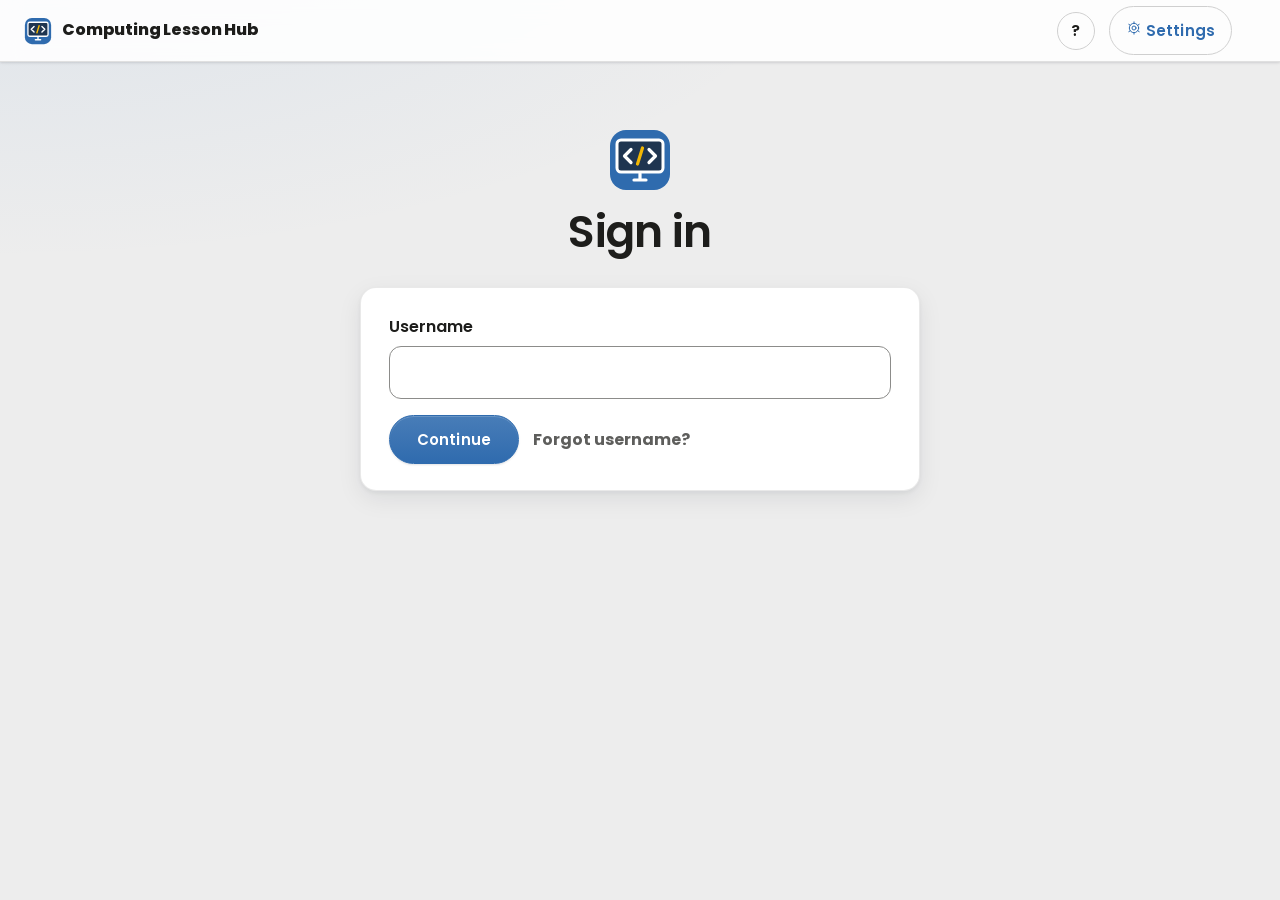
<file: index.html>
<!doctype html>
<html lang="en">
<head>
<meta charset="utf-8">
<link rel="icon" href="images/logo.svg" type="image/svg+xml">
<link rel="icon" href="images/logo-32.png" type="image/png" sizes="32x32">
<link rel="apple-touch-icon" href="images/logo-180.png">
<meta name="viewport" content="width=device-width, initial-scale=1">
<title>Computing Lesson Hub</title>
<link rel="stylesheet" href="style.css">
<link rel="stylesheet" href="look.css">
<script src="icons.js"></script>
<script>try{var _p=JSON.parse(localStorage.getItem("hub_prefs")||"{}");document.documentElement.dataset.look="new";if(_p.bg)document.documentElement.dataset.bg=_p.bg;if(_p.font)document.documentElement.dataset.font=_p.font;}catch(e){}</script>
<script src="config.js"></script>
<script src="lessonfile.js"></script>
<script src="lessonorder.js"></script>
<script src="practice.js"></script>
<script src="settings.js"></script>
</head>
<body>

<div class="homebar">
  <div class="title brandtitle"><img class="brandlogo" src="images/logo.svg" alt="" width="28" height="28"> <span class="brandword">Computing Lesson Hub</span></div>
  <button class="btn-ghost iconbtn" id="helpBtn" title="Help" aria-label="Help" hidden>?</button>
  <button class="btn-ghost settings-btn" id="setBtn"><span class="ico">&#9881;&#65038;</span><span class="lbl"> Settings</span></button>
  <div class="auth" id="auth"></div>
</div>

<div class="page">

  <div class="masthead">
    <p class="eyebrow">Computing</p>
    <h1 id="headline">Sign in</h1>
  </div>

  <!-- Username first, then Continue, then the password underneath it.
       Both boxes are in the one form from the start, the password folded
       away rather than missing, so a password manager still sees a username
       and a password together and fills them as it always has. A student
       with no password yet never sees the password box at all: Continue
       signs them in and asks them to pick one. -->
  <section class="station signin" id="loginCard">
    <form id="loginForm" class="signin-form" autocomplete="on" novalidate>
      <div class="signin-field">
        <label for="u">Username</label>
        <input type="text" id="u" name="username" autocomplete="username" autocapitalize="off" spellcheck="false">
      </div>
      <div class="signin-pass" id="passWrap">
        <div class="signin-pass-inner">
          <div class="signin-field">
            <label for="p">Password</label>
            <input type="password" id="p" name="password" autocomplete="current-password" tabindex="-1">
          </div>
        </div>
      </div>
      <div class="signin-acts">
        <button class="btn-primary" id="loginBtn" type="submit">Continue</button>
        <button class="crumb" id="forgotUserBtn" type="button">Forgot username?</button>
        <button class="crumb" id="forgotBtn" type="button" hidden>Forgot password?</button>
      </div>
      <p class="err" id="loginErr" role="alert"></p>
    </form>
  </section>

  <div class="tabs" id="tabs" hidden>
    <button class="on" id="tabLessons">Lessons</button>
    <button id="tabResults">Assessments &amp; STAR Feedback</button>
    <button id="tabPractice">Practice</button>
    <button class="btn-ghost iconbtn refresh" id="refTab" title="Check for anything new">&#8635;</button>
  </div>
  <div id="view-lessons" hidden>
    <div class="subtabs">
      <button class="on" id="tabActive">Active</button>
      <button id="tabDone">Past</button>
    </div>
    <div id="lessonList"><div class="loading mid"><div class="load-dots"><span></span><span></span><span></span></div><span>Loading your lessons</span></div></div>
  </div>
  <div id="view-results" hidden>
    <div id="resultList"><p class="hint"></p></div>
  </div>
  <!-- Extra things to have a go at, set by nobody and marked by nobody.
       What is on offer is listed in practice.js. -->
  <div id="view-practice" hidden>
    <p class="hint" style="margin:0 0 18px">Extra activities to practise on your own.
      Nothing here is marked or handed in.</p>
    <div id="practiceList"></div>
  </div>

</div>

<!-- Only offered while nobody is signed in. Half of it is about signing in,
     and the other half clears this browser out, which is not something to put
     within reach of a child in the middle of a lesson. -->
<div class="modal-back no-print" id="helpModal" hidden>
  <div class="modal" role="dialog" aria-modal="true">
    <h2 style="margin-top:0">Help</h2>
    <div class="modal-scroll">
      <!-- Read through rather than glanced at, so it is ranged left under its
           heading instead of centred the way a one line pop-up message is. -->
      <div class="set-group" style="text-align:left">
        <span class="set-label">How to sign in</span>
        <p class="modal-text">Type in your computer username and press Continue, then type your password underneath.</p>
        <p class="modal-text">If this is your first time, you will be asked to pick a password of your own
          straight after pressing Continue.</p>
        <p class="modal-text">If you have forgotten your password, press Forgot password and put your
          hand up, so your teacher can let you back in.</p>
      </div>
      <div class="set-group">
        <span class="set-label">Something not working?</span>
        <button class="btn-ghost" id="helpFix">Fix problems on this device</button>
        <p class="hint" id="helpFixMsg" style="margin-top:10px"></p>
        <p class="subnote">This clears anything left over in this browser and loads the page again.
          Your saved work is not deleted.</p>
      </div>
    </div>
    <button class="btn-primary modal-cta" id="helpDone">Close</button>
  </div>
</div>

<div class="modal-back no-print" id="sayModal" hidden>
  <div class="modal" role="dialog" aria-modal="true">
    <h2 id="sayTitle" style="margin-top:0"></h2>
    <p class="modal-text" id="sayText"></p>
    <button class="btn-primary modal-cta" id="sayOk">OK</button>
  </div>
</div>

<!-- How a username is made, with the example taken apart so each piece can
     be matched to the rule it comes from. -->
<div class="modal-back no-print" id="userModal" hidden>
  <div class="modal" role="dialog" aria-modal="true" aria-labelledby="userTitle">
    <h2 id="userTitle" style="margin-top:0">Your username</h2>
    <p class="modal-text">Your username is the same as your computer username. It is made of three parts:</p>
    <div class="uname-parts" aria-hidden="true">
      <span class="uname-part"><b>Smith</b><span>your surname</span></span>
      <span class="uname-part"><b>J</b><span>first letter of your first name</span></span>
      <span class="uname-part"><b>26</b><span>the year you started here</span></span>
    </div>
    <p class="modal-text">So John Smith, who started at the school in 2026, is <b>SmithJ26</b>.</p>
    <button class="btn-primary modal-cta" id="userOk">OK</button>
  </div>
</div>

<div class="modal-back no-print" id="resetModal" hidden>
  <div class="modal" role="dialog" aria-modal="true">
    <div id="rsStep1">
      <h2 style="margin-top:0">Reset your password</h2>
      <p class="modal-text" id="rsWho"></p>
      <div class="field"><label for="rp1">New password (12–25 characters)</label><input type="password" id="rp1" autocomplete="new-password"></div>
      <div class="field"><label for="rp2">Type it again</label><input type="password" id="rp2" autocomplete="new-password"></div>
      <p class="subnote">It must be at least 12 characters long.</p>
      <button class="btn-primary modal-cta" id="rsGo">Update password</button>
      <button class="btn-ghost modal-stay" id="rsCancel">Cancel</button>
      <p class="hint" id="rsMsg" style="margin-top:10px"></p>
    </div>
    <div id="rsStep2" hidden>
      <h2 style="margin-top:0">Waiting for your teacher</h2>
      <div class="load-dots" style="margin:18px 0"><span></span><span></span><span></span></div>
      <p class="modal-text">Put your hand up, your teacher needs to approve this. Keep this window open.</p>
      <p class="handin" id="rsCount"></p>
      <button class="btn-ghost modal-stay" id="rsGiveUp">Cancel</button>
    </div>
  </div>
</div>

<div class="modal-back no-print" id="pwModal" hidden>
  <div class="modal" role="dialog" aria-modal="true">
    <h2 style="margin-top:0">Choose your password</h2>
    <p class="modal-text" id="pwWho"></p>
    <div class="field"><label for="np1">New password (12–25 characters)</label><input type="password" id="np1" autocomplete="new-password"></div>
    <div class="field"><label for="np2">Type it again</label><input type="password" id="np2" autocomplete="new-password"></div>
    <p class="subnote">It must be at least 12 characters long. Keep it to yourself.</p>
    <button class="btn-primary modal-cta" id="npGo">Save my password</button>
    <p class="hint" id="npMsg" style="margin-top:10px"></p>
  </div>
</div>

<script>
const API = (window.HUB && window.HUB.API) || "";
const OFFLINE = !!(window.HUB && window.HUB.OFFLINE);
const ready = !(window.HUB && window.HUB.OFFLINE) && API && API.indexOf("PASTE_") !== 0;
const $ = (id) => document.getElementById(id);
/* The order lessons are listed in, from lessonorder.js. A list keeps the
   order it arrived in if that file did not, so one missing script leaves a
   list in an odd order rather than leaving it empty. */
const inOrder = (list, titleFor) => window.lessonOrder ? window.lessonOrder.sort(list, titleFor) : list;

function el(tag, cls, text){ const e = document.createElement(tag); if (cls) e.className = cls;
  if (text !== undefined) e.textContent = text; return e; }
/* The waiting dots, the same three the lesson screen uses, for a list that is
   still on its way. A plain "Loading" line read as if the page had finished
   and there was simply nothing in the list. */
function wait(box, what){
  const b = typeof box === "string" ? $(box) : box;
  if (!b) return null;
  b.innerHTML = "";
  const d = el("div","loading mid");
  const dots = el("div","load-dots");
  dots.appendChild(el("span")); dots.appendChild(el("span")); dots.appendChild(el("span"));
  d.appendChild(dots);
  d.appendChild(el("span","", what || "Loading"));
  b.appendChild(d);
  return b;
}
/* wiring a button that isn't there should not stop the rest of the page */
function on(id, ev, fn){
  const e = document.getElementById(id);
  if (!e){ console.warn("Nothing on the page with id:", id); return; }
  e.addEventListener(ev, fn);
}

/* Which tab is open. Declared up here because signing in shows that tab and
   hides the rest, and renderAuth runs before the rest of this script has been
   read: a `let` further down is not there yet when it is asked for. */
let openTab = "lessons";
/* The sandbox sends a student back here with ?tab=practice on the address, so
   they land on the list they came from rather than on their lessons. */
try{
  if (new URLSearchParams(location.search).get("tab") === "practice") openTab = "practice";
}catch(e){}

/* Nothing about lessons is shown until a student has signed in.
   One view at a time, rather than every view unhidden at once: they were all
   empty until something was loaded into them, so nothing showed, and the
   moment a tab had a word of its own on it that stopped being true. */
function signedInView(inYet){
  const tabs = $("tabs");
  if (tabs) tabs.hidden = !inYet;
  ["view-lessons","view-results","view-practice"].forEach(id => {
    const e = $(id);
    if (e) e.hidden = true;
  });
  if (inYet){ switchTab(openTab); return; }
  const box = $("lessonList");
  if (box) box.innerHTML = "";
}

/* ---------- home without a server ----------
   Lessons are handed out as links that open straight into the lesson, so
   this page is only the way back in when a link has not reached somebody:
   they type the lesson's four digit code and go there. There is no list to
   browse, no sign in, and nothing here knows their name — the lesson page
   asks for that, because that is where the work happens. */
function offlineHome(){
  ["tabs","view-lessons","view-results","view-practice"].forEach(id => { const e = $(id); if (e) e.hidden = true; });
  $("auth").innerHTML = "";
  $("headline").textContent = "Open a lesson";
  const card = $("loginCard");
  card.hidden = false;
  card.className = "station codepanel";
  card.innerHTML = "";

  const field = el("div","field");
  field.appendChild(el("label","","Lesson code"));
  const box = document.createElement("input");
  box.type = "text";
  box.id = "codeIn";
  box.className = "codebox";
  box.inputMode = "numeric";
  box.maxLength = 4;
  box.autocomplete = "off";
  box.placeholder = "0000";
  field.appendChild(box);
  card.appendChild(field);

  const msg = el("p","err","");
  const go = el("button","btn-primary","Open lesson");
  go.style.marginTop = "6px";

  const open = async () => {
    const code = box.value.replace(/\D/g, "");
    if (code.length !== 4){ msg.textContent = "Lesson codes are four numbers."; box.focus(); return; }
    msg.textContent = "";
    go.disabled = true; go.textContent = "Looking…";
    try{
      const found = window.lessonFile.byCode(await window.lessonFile.load(true), code);
      if (!found){
        msg.textContent = "No lesson has the code " + code + ". Check it with your teacher.";
        box.select();
        return;
      }
      location.href = "lesson.html?id=" + encodeURIComponent(found.id);
    }catch(e){
      msg.textContent = "The lesson list could not be read. Tell your teacher.";
    }finally{
      go.disabled = false; go.textContent = "Open lesson";
    }
  };
  go.addEventListener("click", open);
  /* Only numbers go in, so a stray letter cannot sit there looking right. */
  box.addEventListener("input", () => {
    const only = box.value.replace(/\D/g, "").slice(0, 4);
    if (only !== box.value) box.value = only;
    msg.textContent = "";
  });
  box.addEventListener("keydown", (e) => { if (e.key === "Enter") open(); });
  card.appendChild(go);
  card.appendChild(msg);
  setTimeout(() => box.focus(), 30);
}

function renderAuth(){
  const name = localStorage.getItem("hub_name");
  const help = $("helpBtn");
  if (OFFLINE){ offlineHome(); return; }
  if (name && localStorage.getItem("hub_token")){
    if (help) help.hidden = true;
    /* Their name is a button: it opens their own profile. Settings sits
       between it and Sign out, moved in here rather than drawn twice, so
       the order along the bar is who they are, then their settings, then
       the way out. */
    $("auth").innerHTML = '<button class="who who-btn" id="whoBtn" type="button" title="My profile"><b></b></button> <button class="btn-ghost" id="outBtn"><span class="ico">&#9099;</span><span class="lbl"> Sign out</span></button>';
    $("auth").querySelector("b").textContent = name;
    if ($("setBtn") && $("outBtn")) $("auth").insertBefore($("setBtn"), $("outBtn"));
    on("whoBtn", "click", openProfile);
    on("outBtn", "click", () => {
      ["hub_token","hub_name","hub_group"].forEach(k => localStorage.removeItem(k));
      /* Not only the token. A teacher sign-in left on this machine goes stale
         when the key changes or a second factor is switched on, and after that
         the server refused the whole of a lesson request rather than answering
         it as a student's: the list below still filled, being asked for with no
         sign-in at all, but opening a finished lesson from Past said it could
         not be found. Signing out used to leave it sitting there, which is why
         signing out and back in never fixed it. Saved work still stays: the
         same child coming back keeps working without waiting. */
      try{ window.hubClearStrays(); }catch(e){}
      forgetEverything();
      renderAuth();
    });
    $("loginCard").hidden = true;
    const hour = new Date().getHours();
    const part = hour < 12 ? "Good morning" : hour < 18 ? "Good afternoon" : "Good evening";
    $("headline").textContent = part + ", " + name.split(" ")[0];
    signedInView(true);
  } else {
    /* Settings back beside Help before the bar is emptied, or it goes with it */
    const bar = $("auth").parentNode;
    if (bar && bar.insertBefore && $("setBtn")) bar.insertBefore($("setBtn"), $("auth"));
    $("auth").innerHTML = "";
    if (help) help.hidden = false;
    $("loginCard").hidden = false;
    resetSignIn();
    $("headline").textContent = "Sign in";
    signedInView(false);
  }
}

/* ---- the help pop-up, on the sign-in page only ---- */
on("helpBtn", "click", () => { $("helpModal").hidden = false; $("helpDone").focus(); });
on("helpDone", "click", () => { $("helpModal").hidden = true; $("helpBtn").focus(); });
$("helpModal").addEventListener("mousedown", (e) => {
  if (e.target === $("helpModal")) $("helpModal").hidden = true;
});
/* The way out of anything this machine is holding that stops it working: a
   teacher sign-in gone stale is the one that has actually happened, and it
   made the server refuse a student's lesson requests on that machine alone.
   Reached only from the sign-in page, so a child clearing things out has
   already left their lesson rather than being sat in the middle of one. */
on("helpFix", "click", () => {
  const btn = $("helpFix");
  btn.disabled = true;
  $("helpFixMsg").textContent = "All tidied up. Loading the page again…";
  try{ window.hubClearStrays(); }catch(e){}
  setTimeout(() => location.reload(), 700);
});
renderAuth();

/* ---- signing in, a box at a time ----
   Continue first tries the username on its own. The server signs in a
   student who has no password yet (and tells us they must pick one), and
   answers everyone else, real username or not, with the same "enter your
   password", so this shows nothing about which usernames exist. That answer
   is what opens the password box. */
var passOpen = false;      // var: renderAuth runs above this line and resets it
function openPassword(focus){
  if (!passOpen){
    passOpen = true;
    $("passWrap").classList.add("open");
    $("p").tabIndex = 0;
    $("forgotBtn").hidden = false;
    $("loginBtn").textContent = "Sign in";
  }
  if (focus) setTimeout(() => { try{ $("p").focus(); }catch(e){} }, 120);
}
function closePassword(){
  passOpen = false;
  $("passWrap").classList.remove("open");
  $("p").tabIndex = -1;
  $("forgotBtn").hidden = true;
  $("loginBtn").textContent = "Continue";
}
/* Back to the start, for the next student on a shared computer. */
function resetSignIn(){
  closePassword();
  try{ $("p").value = ""; }catch(e){}
  $("loginErr").textContent = "";
}
/* A password manager that fills both boxes, as the page loads or when a
   name is picked from its list, has answered the question Continue asks:
   the box opens to show what it put there. */
function noticeFilled(){ if ($("p").value) openPassword(false); }
[300, 1000, 2500].forEach(ms => setTimeout(noticeFilled, ms));
on("p", "input", noticeFilled);
on("p", "change", noticeFilled);
/* A different username while the box is still empty starts again; one the
   password manager changed together with the password keeps both. */
on("u", "input", () => { if (passOpen && !$("p").value){ closePassword(); $("loginErr").textContent = ""; } });

on("loginForm", "submit", (e) => { e.preventDefault(); signIn(); });
let signingIn = false;
async function signIn(){
  if (signingIn) return;
  $("loginErr").textContent = "";
  if (!ready){ $("loginErr").textContent = "Site not connected to its server yet (config.js)."; return; }
  const username = $("u").value.trim();
  if (!username){ $("loginErr").textContent = "Type your username first."; $("u").focus(); return; }
  if (passOpen && !$("p").value){ $("loginErr").textContent = "Type your password."; $("p").focus(); return; }
  const btn = $("loginBtn");
  const label = btn.textContent;
  signingIn = true;
  btn.disabled = true;
  btn.textContent = passOpen ? "Signing in…" : "Checking…";
  try{
    const r = await fetch(API + "/api/login", {
      method:"POST", headers:{ "Content-Type":"application/json" },
      body: JSON.stringify({ username: username, password: passOpen ? $("p").value : "" })
    });
    const d = await r.json();
    /* Turned away without a password: they have one, so ask for it. */
    if (!r.ok && !passOpen && r.status !== 503 && r.status < 500){
      btn.disabled = false; signingIn = false;
      openPassword(true);
      return;
    }
    if (!r.ok) throw new Error(d.error || "Sign-in failed.");
    /* Shared computers: if this is a DIFFERENT student from the last one to
       sign in here, drop the cached work so nobody sees someone else's answers.
       (Signing out deliberately leaves the cache alone, the same student
       coming back keeps working offline-fast.) */
    const uname = $("u").value.trim().toLowerCase();
    if (localStorage.getItem("hub_user") !== uname) clearStudentCache();
    localStorage.setItem("hub_user", uname);
    forgetEverything();          // never inherit the last student's data
    localStorage.setItem("hub_token", d.token);
    localStorage.setItem("hub_name", d.name);
    localStorage.setItem("hub_group", d.group || "");
    renderAuth();
    if (d.mustSet) forcePassword(d.name);
    else loadLessons();
  }catch(e){
    $("loginErr").textContent = e.message === "Failed to fetch" ? "Could not reach the server. Try again in a moment." : e.message;
  }finally{
    signingIn = false;
    btn.disabled = false;
    if (btn.textContent === "Checking…" || btn.textContent === "Signing in…") btn.textContent = passOpen ? "Sign in" : label;
  }
}

/* housekeeping: clear stored work for retired or stale lessons */
const MAX_AGE_DAYS = 60;
function pruneStorage(validIds){
  const keep = new Set(validIds.map(id => "hub_work_" + id));
  const cutoff = Date.now() - MAX_AGE_DAYS * 86400000;
  const doomed = [];
  for (let i = 0; i < localStorage.length; i++){
    const k = localStorage.key(i);
    if (!k || k.indexOf("hub_work_") !== 0) continue;
    if (!keep.has(k)){ doomed.push(k); continue; }
    try{
      const d = JSON.parse(localStorage.getItem(k));
      if (d.__saved && new Date(d.__saved).getTime() < cutoff) doomed.push(k);
    }catch(e){ doomed.push(k); }
  }
  doomed.forEach(k => localStorage.removeItem(k));
}

let lessonTitles = {};
let catalogue = null;      // what the teacher has published, and in which unit
let lockedLessons = new Set();
let markingLessons = new Set();   // assessments the teacher is marking: open, but read only
let doneLessons = new Set();
let showing = "active";

/* The lesson FILES stay on GitHub Pages (titles, descriptions, tasks); the
   database only says which are published, which unit they belong to and what
   is locked for this class. */
let lessonsLoaded = false;
async function loadLessons(force){
  if (OFFLINE) return;              // no list to browse, only the code box
  if (lessonsLoaded && !force){ paintLessons(lastById); return; }
  /* Only count it as loaded once lessons have actually arrived. Marking it
     loaded after a fetch that returned early, or failed, left the list empty
     for the rest of the visit. */
  const got = await fetchLessons();
  lessonsLoaded = !!got;
}
let lastById = {};
async function fetchLessons(){
  let loadedOk = false;
  const box = $("lessonList");
  const token = localStorage.getItem("hub_token");
  if (!token){ box.innerHTML = ""; return false; }               // signing in comes first
  wait(box, "Loading your lessons");
  const group = localStorage.getItem("hub_group") || "";
  /* All three at once. Neither the locked list nor the finished list needs
     anything from the catalogue, and asked for in turn they made this three
     round trips deep, so a child at the start of a lesson watched the dots
     for three times as long as they had to. Each one is given something to
     do with a failure as it starts rather than later, or a refusal that
     arrives while another is still in the air has nowhere to go.

     Every lesson comes from the database. The lessons folder belongs to
     offline mode, and this list is never shown there, so nothing here reads
     it: a file left behind from a spell offline must not put a lesson in
     front of a class that was never published to them. */
  const catalogueComing = fetch(API + "/api/catalog" +
    (group ? "?group=" + encodeURIComponent(group) : ""), { cache: "no-store" })
    .then(r => r.json());
  const lockedComing = (ready && token && group)
    ? fetch(API + "/api/release?all=1&group=" + encodeURIComponent(group), { cache: "no-store" })
        .then(r => r.json()).catch(() => null)
    : Promise.resolve(null);
  const doneComing = (ready && token)
    ? fetch(API + "/api/work?done=1", { headers: { Authorization: "Bearer " + token }, cache: "no-store" })
        .then(r => r.json()).catch(() => null)
    : Promise.resolve(null);
  try{
    catalogue = await catalogueComing;

    const byId = {};
    (catalogue.lessons || []).forEach(c => {
      byId[c.lesson_id] = { id: c.lesson_id, title: c.title || c.lesson_id,
                            description: c.description || "" };
      lessonTitles[c.lesson_id] = byId[c.lesson_id].title;
    });
    /* prune only once we know every valid id, or work on builder-made lessons
       would be thrown away here */
    try{ pruneStorage(Object.keys(byId)); }catch(e){}

    lockedLessons = new Set();
    const rel = await lockedComing;
    markingLessons = new Set();
    if (rel) (rel.rows || []).forEach(r => {
      if (r.lessonLocked) lockedLessons.add(r.lesson);
      if (r.markingLocked) markingLessons.add(r.lesson);
    });

    doneLessons = new Set();
    Object.keys(byId).forEach(id => {         // this machine's own record
      try{ const w = JSON.parse(localStorage.getItem("hub_work_" + id) || "null"); if (w && w.__done) doneLessons.add(id); }catch(e){}
    });
    const fin = await doneComing;             // and the authoritative one
    if (fin) (fin.done || []).forEach(id => doneLessons.add(id));
    lastById = byId;
    loadedOk = true;
    paintLessons(byId);
  }catch(e){
    console.error("lesson list failed:", e);
    box.innerHTML = '<p class="hint">Could not load the lesson list. Pull down or press refresh to try again.</p>';
  }
  return loadedOk;
}

/* Closing dates seen so far, lesson id to date. The tab a lesson belongs in
   is worked out from whatever the catalogue sent this time, and an answer
   that came back with no dates on it at all (a database a column behind, so
   the query fell back to one that does not ask for them) put every closed
   lesson back on the home page and left it there. Once a lesson has been seen
   to have a closing date, that date is remembered, so closed stays closed.
   A date the catalogue does send always wins, which is what lets a teacher
   push a closing date back and have the lesson return to Active. */
const CLOSE_KEY = "hub_close";
let closeDates = {};
try{ closeDates = JSON.parse(localStorage.getItem(CLOSE_KEY) || "{}") || {}; }catch(e){ closeDates = {}; }
function rememberCloses(cat, trustThis){
  const fresh = {};
  cat.forEach(c => {
    /* An answer with dates in it is the whole truth: a lesson without one has
       had its closing date taken off, so the old one is forgotten too.
       An answer with no dates anywhere tells us nothing, so nothing is lost. */
    const shut = trustThis ? (c.close_on || "") : (c.close_on || closeDates[c.lesson_id] || "");
    if (shut) fresh[c.lesson_id] = shut;         // lessons no longer listed drop out
  });
  closeDates = fresh;
  try{ localStorage.setItem(CLOSE_KEY, JSON.stringify(fresh)); }catch(e){}
}

/* The school's own day, not UTC. A closing date is a date on a timetable, and
   through the summer the UTC day is still yesterday's until one in the
   morning, which is the same day the console works out. */
function todayHere(){
  const d = new Date();
  return d.getFullYear() + "-" + String(d.getMonth() + 1).padStart(2, "0") + "-" + String(d.getDate()).padStart(2, "0");
}

function paintLessons(byId){
  const box = $("lessonList"); box.innerHTML = "";
  const cat = (catalogue && catalogue.lessons) || [];
  // published, not locked for this class, and known in the lesson files
  /* the server already filtered by class. Assessments of every kind are
     opened from Assessments & STAR Feedback, where their marks and feedback
     come back, and not from here. */
  let visible = cat.filter(c => byId[c.lesson_id] && !lockedLessons.has(c.lesson_id) && !c.assessment);
  /* A lesson is in the past once its closing date has gone by, or once the
     student has finished it. Closed lessons can still be opened and edited.
     Half finished work does not hold one back: the date closes it either way. */
  const today = todayHere();
  /* A remembered date is only used when this answer carried no dates at all.
     Where the catalogue does have them, a lesson without one is a lesson
     published without a closing date, and it stays where it is. */
  const anyDates = cat.some(c => c.close_on);
  const closeOf = (c) => c.close_on || (anyDates ? "" : (closeDates[c.lesson_id] || ""));
  const isPast = (c) => { const shut = closeOf(c); return (shut && shut < today) || doneLessons.has(c.lesson_id); };
  rememberCloses(cat, anyDates);
  visible = visible.filter(c => showing === "done" ? isPast(c) : !isPast(c));

  if (!visible.length){
    box.innerHTML = '<p class="hint">' + (showing === "done"
      ? "Nothing here yet, lessons move here once they close, or once you finish them."
      : (cat.length ? "No lessons are open right now. Your teacher will publish them when you need them."
                    : "No lessons have been published yet.")) + '</p>';
    return;
  }

  // group by unit, in the teacher's unit order
  const unitOrder = ((catalogue && catalogue.units) || []).map(u => u.name);
  const groups = {};
  visible.forEach(c => { (groups[c.unit || ""] = groups[c.unit || ""] || []).push(c); });
  const names = Object.keys(groups).sort((a, b) => {
    const ia = unitOrder.indexOf(a), ib = unitOrder.indexOf(b);
    return (ia < 0 ? 999 : ia) - (ib < 0 ? 999 : ib) || a.localeCompare(b);
  });

  names.forEach((unit, unitIndex) => {
    /* Past work piles up over a year, so each unit folds away. The one most
       recently finished is left open; the rest start closed. */
    const foldable = showing === "done" && unit;   // the Past tab
    let body = box;
    if (foldable){
      const holder = document.createElement("div");
      holder.className = "pastunit";
      const head = document.createElement("button");
      head.className = "pastunit-head";
      head.type = "button";
      head.appendChild(Object.assign(document.createElement("span"), { textContent: unit }));
      const count = document.createElement("span");
      count.className = "pastunit-count";
      count.textContent = groups[unit].length + (groups[unit].length === 1 ? " lesson" : " lessons");
      head.appendChild(count);
      const inner = document.createElement("div");
      inner.className = "pastunit-body";
      const openFirst = unitIndex === 0;
      inner.hidden = !openFirst;
      if (openFirst) head.classList.add("open");
      head.addEventListener("click", () => {
        inner.hidden = !inner.hidden;
        head.classList.toggle("open", !inner.hidden);
      });
      holder.appendChild(head);
      holder.appendChild(inner);
      box.appendChild(holder);
      body = inner;
    } else if (unit){
      const h = document.createElement("p"); h.className = "unit-head"; h.textContent = unit; box.appendChild(h);
    }
    /* A unit of a GCSE or A Level course is one point of the specification,
       and the lessons in it come in named groups: its sub-points. A KS3 unit
       has none of those, so it stays the one list it has always been, and so
       does a unit whose lessons all cover the whole of it. */
    const partNames = [];
    const parts = {};
    groups[unit].slice().sort(bySubunit).forEach(c => {
      const name = c.subunit || "";
      if (!parts[name]){ parts[name] = []; partNames.push(name); }
      parts[name].push(c);
    });
    /* Counted across the whole unit, not restarted in each group: the numbers
       down the side are where a student is up to in this unit. */
    let nth = 0;
    partNames.forEach(part => {
      /* A named sub-point always says so, even where the unit has only the
         one. It used to be left off in that case, so a class given one lesson
         out of 2.2.1 saw it under "2.2 Programming fundamentals" with no sign
         of which part of it they were doing. The unit's own group has no name
         and never gets a heading. */
      if (part){
        const sh = document.createElement("p");
        sh.className = "sub-head"; sh.textContent = part;
        body.appendChild(sh);
      }
    const wrap = document.createElement("div"); wrap.className = "lessons";
    inOrder(parts[part]).forEach((c) => {
      const i = nth++;
      const l = byId[c.lesson_id];
      const done = doneLessons.has(l.id);
      const a = document.createElement("a");
      a.className = "lessonCard";
      a.href = "lesson.html?id=" + encodeURIComponent(l.id);

      if (visible.length > 1){
        const num = document.createElement("span");
        num.className = "num"; num.textContent = String(i + 1).padStart(2, "0");
        a.appendChild(num);
      }

      const bodyEl = document.createElement("span");
      bodyEl.className = "body";
      const nameEl = document.createElement("b");
      nameEl.textContent = l.title || l.id;
      const descEl = document.createElement("span");
      descEl.textContent = l.description || "";
      bodyEl.appendChild(nameEl); bodyEl.appendChild(descEl);
      a.appendChild(bodyEl);

      if (done){
        const badge = document.createElement("span");
        badge.className = "badge badge-done"; badge.textContent = "\u2713 Complete";
        a.appendChild(badge);
      }
      if (l.homework || c.homework){
        const badge = document.createElement("span");
        badge.className = "badge badge-home"; badge.textContent = "Home Learning";
        a.appendChild(badge);
      }
      const go = document.createElement("span");
      go.className = "go"; go.textContent = "\u2192";
      a.appendChild(go);
      wrap.appendChild(a);
    });
    body.appendChild(wrap);
    });
  });
}

/* Which sub-point of its unit a lesson is in. The number in the wording is
   read as a number, so 2.2.10 comes after 2.2.9, and a lesson covering the
   whole unit has no sub-point and comes first. */
function bySubunit(a, b){
  const x = String(a.subunit || ""), y = String(b.subunit || "");
  if (x === y) return 0;
  if (!x) return -1;
  if (!y) return 1;
  return window.lessonOrder ? window.lessonOrder.compareText(x, y)
                            : (x < y ? -1 : 1);
}

on("tabActive", "click", () => { showing = "active"; paintSub(); });
on("tabDone", "click", () => { showing = "done"; paintSub(); });
function paintSub(){
  $("tabActive").classList.toggle("on", showing === "active");
  $("tabDone").classList.toggle("on", showing === "done");
  loadLessons();
}
loadLessons();

/* ---- My results tab ---- */
on("refTab", "click", async () => {
  const btn = $("refTab");
  btn.disabled = true;
  try{
    if (openTab === "results") await loadResults(true);
    else await loadLessons(true);
  }catch(e){}
  btn.disabled = false;
});
on("tabLessons", "click", () => switchTab("lessons"));
on("tabResults", "click", () => switchTab("results"));
on("tabPractice", "click", () => switchTab("practice"));
let resultsLoaded = false;

/* Signing out has to forget everything held in memory as well as the token.
   Leaving these behind showed the next student the last one's marks. */
function forgetEverything(){
  lessonsLoaded = false;
  resultsLoaded = false;
  lastById = {};
  lessonTitles = {};
  doneLessons = new Set();
  lockedLessons = new Set();
  markingLessons = new Set();
  catalogue = null;
  showing = "active";
  openTab = "lessons";
  const list = $("lessonList"), res = $("resultList");
  if (list) list.innerHTML = "";
  if (res) res.innerHTML = "";
}

function switchTab(which){
  openTab = which;
  $("tabLessons").classList.toggle("on", which === "lessons");
  $("tabResults").classList.toggle("on", which === "results");
  $("tabPractice").classList.toggle("on", which === "practice");
  $("view-lessons").hidden = which !== "lessons";
  $("view-results").hidden = which !== "results";
  $("view-practice").hidden = which !== "practice";
  /* Nothing on the Practice tab comes from the server, so there is nothing
     to check for and no button to press. */
  $("refTab").hidden = which === "practice";
  if (which === "results" && !resultsLoaded) loadResults();
  if (which === "practice") paintPractice();
}

/* What a student can practise, from practice.js. Everything that will ever
   be here is listed there; only the ones with a page behind them are drawn,
   so the quiz and the written answers appear the day they are written and
   nothing on this page has to change. */
function paintPractice(){
  const box = $("practiceList");
  if (!box) return;
  box.innerHTML = "";
  const acts = (window.practice && window.practice.live()) || [];
  if (!acts.length){
    box.innerHTML = '<p class="hint">Nothing to practise just yet.</p>';
    return;
  }
  const wrap = el("div","lessons");
  acts.forEach(a => {
    const card = document.createElement("a");
    card.className = "lessonCard";
    card.href = a.href;
    const icon = el("span","num pracIcon", a.icon || "");
    icon.setAttribute("aria-hidden","true");
    card.appendChild(icon);
    const body = el("span","body");
    body.appendChild(el("b","", a.title));
    body.appendChild(el("span","", a.blurb));
    card.appendChild(body);
    card.appendChild(el("span","go","→"));
    wrap.appendChild(card);
  });
  box.appendChild(wrap);
}
function clearStudentCache(){
  try{
    const doomed = [];
    for (let i = 0; i < localStorage.length; i++){
      const k = localStorage.key(i);
      if (k && (k.startsWith("hub_work_") || k.startsWith("hub_rel_") ||
                k === "hub_close" || k === "hub_inspect" ||
                k === "hub_sandbox_inspect" ||
                k === "hub_sandbox")) doomed.push(k);
    }
    doomed.forEach(k => localStorage.removeItem(k));   // display settings are kept
  }catch(e){}
}

/* ---- first sign-in (or after a teacher approves a reset): choose a password ---- */
function forcePassword(name){
  $("pwWho").textContent = "Hello " + String(name || "").split(" ")[0] + ", before you start, pick a password only you know.";
  $("pwModal").hidden = false;
  $("np1").focus();
}
on("npGo", "click", async () => {
  const a = $("np1").value, b = $("np2").value;
  if (a.length < 12 || a.length > 25){ $("npMsg").textContent = "It must be 12 to 25 characters long."; return; }
  if (a !== b){ $("npMsg").textContent = "The two boxes don't match."; return; }
  $("npMsg").textContent = "Saving…";
  try{
    const r = await fetch(API + "/api/login", { method:"POST",
      headers:{ "Content-Type":"application/json", Authorization: "Bearer " + localStorage.getItem("hub_token") },
      body: JSON.stringify({ action:"set-password", newPassword: a }) });
    const d = await r.json();
    if (!r.ok) throw new Error(d.error || "Could not save it.");
    $("pwModal").hidden = true;
    $("np1").value = $("np2").value = "";
    loadLessons();
  }catch(e){ $("npMsg").textContent = e.message; }
});

/* our own message box, never the browser's grey pop-up */
function say(title, text, then){
  $("sayTitle").textContent = title;
  $("sayText").textContent = text || "";
  $("sayModal").hidden = false;
  $("sayOk").onclick = () => { $("sayModal").hidden = true; if (then) then(); };
  $("sayOk").focus();
}
on("sayModal", "mousedown", (e) => { if (e.target === $("sayModal")) $("sayModal").hidden = true; });

/* ---- forgot username ----
   Nothing to look up: every username is made the same way, so the pop-up
   says how, and they work their own out. */
on("forgotUserBtn", "click", () => { $("userModal").hidden = false; $("userOk").focus(); });
on("userOk", "click", () => { $("userModal").hidden = true; $("u").focus(); });
on("userModal", "mousedown", (e) => { if (e.target === $("userModal")) $("userModal").hidden = true; });
document.addEventListener("keydown", (e) => {
  if (e.key === "Escape" && !$("userModal").hidden){ $("userModal").hidden = true; $("u").focus(); }
});

/* ---- forgot password ----
   Check the username, let them choose the new password there and then, and
   hold it until their teacher approves it, no emails, no teacher typing. */
let rsUser = "", rsTicket = "", rsPoll = null, rsDeadline = 0;

on("forgotBtn", "click", async () => {
  const u = $("u").value.trim();
  if (!u){ $("loginErr").textContent = "Type your username first, then press Forgot password?"; return; }
  if (!ready){ $("loginErr").textContent = "Site not connected to its server yet (config.js)."; return; }
  $("loginErr").textContent = "";
  $("forgotBtn").textContent = "Checking…";
  try{
    const r = await fetch(API + "/api/login", { method:"POST", headers:{ "Content-Type":"application/json" },
      body: JSON.stringify({ action:"check-username", username: u }) });
    const d = await r.json();
    if (!r.ok) throw new Error(d.error || "Could not check that.");
    if (!d.exists){
      say("We can't find that username",
          "There's no account called \u201c" + u + "\u201d. Check the spelling and try again, your teacher can tell you your exact username.");
      return;
    }
    rsUser = u;
    $("rsWho").textContent = "Signing in as " + u + ". Choose a new password, then your teacher will approve it.";
    $("rsStep1").hidden = false; $("rsStep2").hidden = true;
    $("rsMsg").textContent = ""; $("rp1").value = ""; $("rp2").value = "";
    $("resetModal").hidden = false;
    $("rp1").focus();
  }catch(e){ $("loginErr").textContent = e.message; }
  finally{ $("forgotBtn").textContent = "Forgot password?"; }
});
on("rsCancel", "click", () => { $("resetModal").hidden = true; });
on("rsGiveUp", "click", stopReset);
function stopReset(){
  clearInterval(rsPoll); rsPoll = null;
  $("resetModal").hidden = true;
}
on("rsGo", "click", async () => {
  const a = $("rp1").value, b = $("rp2").value;
  if (a.length < 12 || a.length > 25){ $("rsMsg").textContent = "It must be 12 to 25 characters long."; return; }
  if (a !== b){ $("rsMsg").textContent = "The two boxes don't match."; return; }
  $("rsMsg").textContent = "Sending to your teacher…";
  try{
    const r = await fetch(API + "/api/login", { method:"POST", headers:{ "Content-Type":"application/json" },
      body: JSON.stringify({ action:"reset-request", username: rsUser, newPassword: a }) });
    const d = await r.json();
    if (!r.ok) throw new Error(d.error || "Could not send it.");
    rsTicket = d.ticket;
    $("rsStep1").hidden = true; $("rsStep2").hidden = false;
    rsDeadline = Date.now() + 5*60*1000;
    tickCountdown();
    rsPoll = setInterval(pollReset, 5000);
  }catch(e){ $("rsMsg").textContent = e.message; }
});
function tickCountdown(){
  const left = Math.max(0, Math.ceil((rsDeadline - Date.now())/1000));
  const m = Math.floor(left/60), sec = String(left%60).padStart(2,"0");
  $("rsCount").textContent = left ? ("Time left: " + m + ":" + sec) : "";
}
async function pollReset(){
  tickCountdown();
  if (Date.now() > rsDeadline){
    stopReset();
    say("Time ran out", "Your teacher did not approve your new password within 5 minutes, so it has gone. Press Forgot password again to have another go.");
    return;
  }
  try{
    const r = await fetch(API + "/api/login", { method:"POST", headers:{ "Content-Type":"application/json" },
      body: JSON.stringify({ action:"reset-status", username: rsUser, ticket: rsTicket }) });
    const d = await r.json();
    if (d.status === "approved"){
      stopReset();
      if (localStorage.getItem("hub_user") !== rsUser.toLowerCase()) clearStudentCache();
      localStorage.setItem("hub_user", rsUser.toLowerCase());
      forgetEverything();          // never inherit the last student's data
    localStorage.setItem("hub_token", d.token);
      localStorage.setItem("hub_name", d.name);
      localStorage.setItem("hub_group", d.group || "");
      renderAuth();
      loadLessons();
    } else if (d.status === "denied"){
      stopReset();
      say("Not approved", "Your teacher did not approve this password change. Ask them why, then try again.");
    } else if (d.status === "expired"){
      stopReset();
      say("That request expired", "Please try to reset your password again.");
    }
  }catch(e){ /* a blip: keep polling until the deadline */ }
}

async function loadResults(force){
  if (resultsLoaded && !force) return;
  await fetchResults();
  resultsLoaded = true;
}
/* ---------- Assessments & STAR Feedback ----------
   Everything that comes back to a student, and every assessment they have
   been given, grouped by unit like the Past list. This tab is the one way
   into an assessment of any kind: the Lessons tab leaves them out.

   One card per lesson, in the teacher's order within its unit:
     an assessment with a mark or grade     the mark, and its Strength and Target
     a practice practical                   a star and the feedback, never a mark
     an assessment not marked yet           where it stands, and the way in
     a lesson of exam questions             its mark, as before
     any other lesson with feedback         a star and the feedback

   The unit holding whatever came back most recently is opened; the others
   are folded away, because a year of them is a long list. */
function parseFeedback(raw){
  let f = {};
  try{ f = JSON.parse(raw); }catch(e){ f = { comment: raw }; }
  return (f && typeof f === "object") ? f : {};
}
function paintResults(box, d, fb){
  box.innerHTML = "";
  const cat = ((catalogue && catalogue.lessons) || []).filter(c => !lockedLessons.has(c.lesson_id));
  const catIds = new Set(cat.map(c => c.lesson_id));
  const results = d.results || [];
  const resOf = new Map(results.map(r => [r.lesson_id, r]));
  const fbOf = new Map();
  (fb || []).forEach(row => {
    const f = parseFeedback(row.feedback);
    if (f.strength || f.target || f.comment) fbOf.set(row.lesson_id, Object.assign({ updated_at: row.updated_at }, f));
  });

  const entries = [];
  cat.forEach(c => {
    const r = resOf.get(c.lesson_id), f = fbOf.get(c.lesson_id);
    const exam = r && String(r.kind || "") === "exam";
    if (c.assessment || exam || f) entries.push({ c, r, f });
  });
  /* A mark for a lesson no longer published still belongs to them. */
  results.forEach(r => {
    if (!catIds.has(r.lesson_id)) entries.push({ c: { lesson_id: r.lesson_id, unit: "" }, r, f: fbOf.get(r.lesson_id) });
  });
  if (!entries.length){
    box.appendChild(el("p","hint","No assessments or feedback yet."));
    return;
  }

  const when = (e) => {
    const t = [e.r && e.r.updated_at, e.f && e.f.updated_at].filter(Boolean).sort().pop();
    return t || "";
  };
  const groups = {};
  entries.forEach(e => { const u = e.c.unit || ""; (groups[u] = groups[u] || []).push(e); });
  const unitOrder = ((catalogue && catalogue.units) || []).map(u => u.name);
  const names = Object.keys(groups).sort((a, b) => {
    if (!a) return 1; if (!b) return -1;
    const ia = unitOrder.indexOf(a), ib = unitOrder.indexOf(b);
    return (ia < 0 ? 999 : ia) - (ib < 0 ? 999 : ib) || a.localeCompare(b);
  });
  /* the unit of the newest thing to come back, or, before anything has, the
     first unit with an assessment still to do */
  let latest = "", latestAt = "";
  entries.forEach(e => { const t = when(e); if (t > latestAt){ latestAt = t; latest = e.c.unit || ""; } });
  if (!latestAt){
    const waiting = entries.find(e => e.c.assessment && !e.r);
    latest = waiting ? (waiting.c.unit || "") : names[0];
  }

  names.forEach(unit => {
    const holder = el("div","pastunit");
    const head = document.createElement("button");
    head.className = "pastunit-head"; head.type = "button";
    head.appendChild(Object.assign(document.createElement("span"), { textContent: unit || "Other" }));
    const count = el("span","pastunit-count");
    count.textContent = groups[unit].length + (groups[unit].length === 1 ? " item" : " items");
    head.appendChild(count);
    const inner = el("div","pastunit-body");
    const open = unit === latest;
    inner.hidden = !open;
    head.classList.toggle("open", open);
    head.addEventListener("click", () => { inner.hidden = !inner.hidden; head.classList.toggle("open", !inner.hidden); });
    holder.appendChild(head); holder.appendChild(inner);
    box.appendChild(holder);
    groups[unit].forEach(e => inner.appendChild(resultCard(e)));
  });
}
/* One card. Every word on it is set as text: Strengths, Targets and
   comments are a teacher's own words, not markup. */
function resultCard(e){
  const id = e.c.lesson_id;
  const card = document.createElement("a");
  card.className = "result-card";
  card.href = "lesson.html?id=" + encodeURIComponent(id);
  const sc = el("span","sc");
  const body = el("span","body");
  const name = document.createElement("b");
  name.textContent = lessonTitles[id] || id;
  body.appendChild(name);
  const sub = document.createElement("span");
  body.appendChild(sub);
  const date = (t) => t ? new Date(t + "Z").toLocaleDateString("en-GB") : "";
  const r = e.r, f = e.f || {};
  const practice = !!e.c.practice;
  let strength = f.strength || "", target = f.target || "";
  if (practice || !e.c.assessment && !r){
    /* no mark to show here, and nothing that could be read as one */
    card.classList.add("star-card");
    sc.classList.add("sc-star"); sc.textContent = "★";
    if (r){ strength = strength || r.strength || ""; target = target || r.target || ""; }
    const feedbackIn = strength || target || f.comment;
    sub.textContent = feedbackIn ? date(f.updated_at || (r && r.updated_at))
      : doneLessons.has(id) ? "Handed in. Your teacher will give you feedback." : "Ready to start";
    if (!feedbackIn) card.classList.add("waiting");
  } else if (r){
    if (r.grade){
      sc.textContent = r.grade; sc.classList.add("sc-grade");
      sub.textContent = date(r.updated_at);
    } else {
      const pct = Math.round(100 * r.score / Math.max(1, r.out_of));
      sc.textContent = r.score + " / " + r.out_of;
      sub.textContent = pct + "% · " + date(r.updated_at);
    }
    strength = strength || r.strength || ""; target = target || r.target || "";
  } else {
    /* an assessment with no mark yet: sat and waiting, or still to do */
    card.classList.add("waiting");
    sc.classList.add("sc-star"); sc.textContent = doneLessons.has(id) ? "✓" : "▶";
    sub.textContent = doneLessons.has(id) ? "Handed in. Your teacher will mark it." : "Ready to start";
  }
  if (e.c.assessment){
    const kind = el("span","badge"); kind.textContent = e.c.practical ? "Practical" : "Assessment";
    body.appendChild(kind);
  }
  if (markingLessons.has(id)){
    const shut = el("span","badge"); shut.textContent = "\u{1F512} Being marked";
    body.appendChild(shut);
  }
  const st = el("span","st");
  const line = (label, cls, text) => {
    if (!text) return;
    const p = el("span","st-line " + cls);
    const tag = document.createElement(cls === "s" ? "b" : "i");
    tag.textContent = label + ": ";
    p.appendChild(tag);
    p.appendChild(document.createTextNode(text));
    st.appendChild(p);
  };
  line("Strength", "s", strength);
  line("Target", "t", target);
  line("Comment", "c", f.comment || "");
  card.appendChild(sc); card.appendChild(body); card.appendChild(st);
  return card;
}

async function fetchResults(){
  const token = localStorage.getItem("hub_token");
  const box = $("resultList");
  if (OFFLINE){
    /* the browser is the only place results live */
    let all = {};
    try{ all = JSON.parse(localStorage.getItem("hub_results") || "{}"); }catch(e){}
    const mine = Object.values(all).sort((a, b) =>
      String(b.updated_at).localeCompare(String(a.updated_at)));
    mine.forEach(r => { if (r.title) lessonTitles[r.lesson_id] = r.title; });
    paintResults(box, { results: mine });
    return;
  }
  if (!token){ box.innerHTML = ""; return; }
  if (!ready){ box.innerHTML = '<p class="hint">Site not connected to its server yet.</p>'; return; }
  wait(box, "Loading your results");
  try{
    const auth = { headers: { Authorization: "Bearer " + token } };
    /* The feedback is extra: if it cannot be read, the results still show. */
    const fbComing = fetch(API + "/api/work?feedback=1", auth)
      .then(r => r.ok ? r.json() : null).catch(() => null);
    const r = await fetch(API + "/api/results", auth);
    const d = await r.json();
    if (!r.ok) throw new Error(d.error || "Could not load results.");
    const fb = await fbComing;
    resultsLoaded = true;
    myResults = { results: d.results || [], feedback: (fb && fb.feedback) || [] };
    paintResults(box, d, (fb && fb.feedback) || []);

  }catch(e){ box.innerHTML = '<p class="hint">' + e.message + '</p>'; }
}

/* ---------- My profile ----------
   Pressing their own name in the bar. Everything on it is what this page
   has already been sent for them, the lesson list and their results, so it
   costs one request at most, for the results if that tab has not been
   opened yet. Nothing on it is anybody else's, and nothing can be changed
   here except through Settings, which it links to. */
let myResults = null;
async function openProfile(){
  const back = el("div","modal-back");
  const box = el("div","modal narrow me-profile");
  box.setAttribute("role","dialog");
  box.setAttribute("aria-modal","true");
  box.setAttribute("aria-label","My profile");
  const close = () => { back.remove(); document.removeEventListener("keydown", onKey); $("whoBtn") && $("whoBtn").focus(); };
  const onKey = (e) => { if (e.key === "Escape") close(); };
  const x = el("button","btn-ghost iconbtn modal-x","✕");
  x.setAttribute("aria-label","Close");
  x.addEventListener("click", close);
  box.appendChild(x);

  const name = localStorage.getItem("hub_name") || "";
  const initials = name.trim().split(/\s+/).slice(0, 2).map(w => w[0] || "").join("").toUpperCase() || "?";
  const who = el("div","me-who");
  who.appendChild(el("span","me-initials", initials));
  const words = el("div");
  words.appendChild(el("h2","", name));
  const meta = [localStorage.getItem("hub_user"), localStorage.getItem("hub_group") && "Class " + localStorage.getItem("hub_group")]
    .filter(Boolean).join(" · ");
  words.appendChild(el("p","me-meta", meta));
  who.appendChild(words);
  box.appendChild(who);

  const stats = el("div","me-stats");
  const stat = (n, label) => {
    const s = el("div","me-stat");
    s.appendChild(el("b","", String(n)));
    s.appendChild(el("span","", label));
    stats.appendChild(s);
    return s.querySelector("b");
  };
  const cat = ((catalogue && catalogue.lessons) || []).filter(c => !lockedLessons.has(c.lesson_id) && !c.assessment);
  const today = todayHere();
  const openNow = cat.filter(c => !doneLessons.has(c.lesson_id) && !(c.close_on && c.close_on < today)).length;
  stat(doneLessons.size, doneLessons.size === 1 ? "lesson finished" : "lessons finished");
  stat(openNow, openNow === 1 ? "lesson open now" : "lessons open now");
  const markedNum = stat("…", "assessments marked");
  box.appendChild(stats);

  const latest = el("div","me-latest");
  box.appendChild(latest);

  const acts = el("div","me-acts");
  const setGo = el("button","btn-ghost","Settings and password");
  setGo.type = "button";
  setGo.addEventListener("click", () => { close(); $("setBtn").click(); });
  const done = el("button","btn-primary","Done");
  done.type = "button";
  done.addEventListener("click", close);
  acts.appendChild(setGo);
  acts.appendChild(done);
  box.appendChild(acts);

  back.appendChild(box);
  back.addEventListener("mousedown", (e) => { if (e.target === back) close(); });
  document.addEventListener("keydown", onKey);
  document.body.appendChild(back);
  setTimeout(() => done.focus(), 30);

  /* The results tab may never have been opened, so they are fetched now if
     they have not been. What came back fills in the last two parts. */
  if (!myResults && ready && !OFFLINE){
    try{ await fetchResults(); }catch(e){}
  }
  const res = (myResults && myResults.results) || [];
  markedNum.textContent = String(res.filter(r => typeof r.score === "number" || r.grade).length);
  const fbRows = ((myResults && myResults.feedback) || [])
    .map(r => Object.assign({ at: r.updated_at || "", lesson: r.lesson_id }, parseFeedback(r.feedback)))
    .filter(f => f.strength || f.target)
    .sort((a, b) => String(b.at).localeCompare(String(a.at)));
  if (fbRows.length){
    const f = fbRows[0];
    latest.appendChild(el("h3","", "Your latest feedback"));
    latest.appendChild(el("p","me-from", lessonTitles[f.lesson] || ""));
    if (f.strength){
      const p = el("p","me-fb");
      p.appendChild(el("b","fb-str","Strength "));
      p.appendChild(document.createTextNode(f.strength));
      latest.appendChild(p);
    }
    if (f.target){
      const p = el("p","me-fb");
      p.appendChild(el("b","fb-tgt","Target "));
      p.appendChild(document.createTextNode(f.target));
      latest.appendChild(p);
    }
  }
}
  if (window.initSettings) initSettings($("setBtn"));
</script>
</body>
</html>
</file>
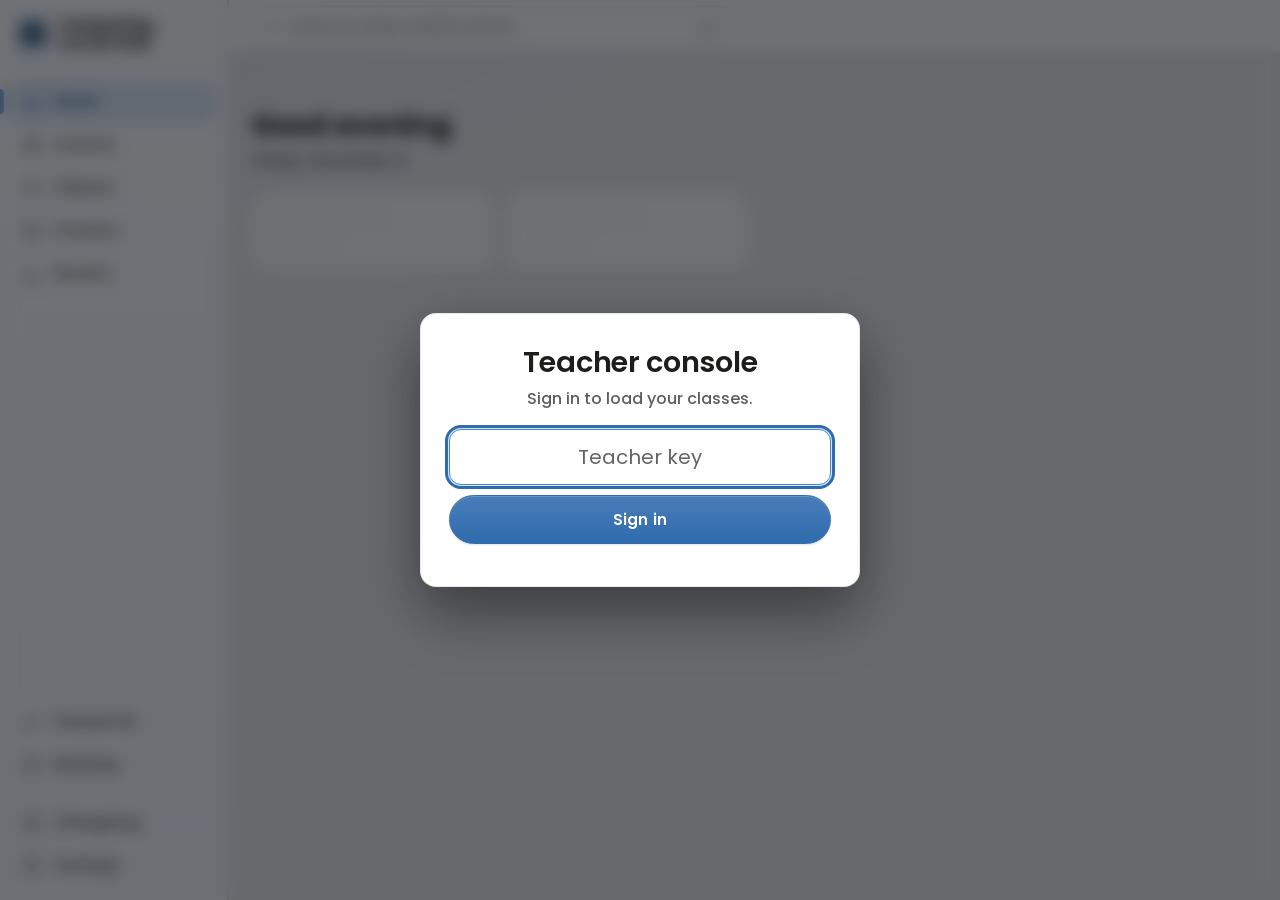
<file: admin.html>
<!DOCTYPE html>
<html lang="en">
<head>
<meta charset="utf-8">
<link rel="icon" href="images/logo.svg" type="image/svg+xml">
<link rel="icon" href="images/logo-32.png" type="image/png" sizes="32x32">
<link rel="apple-touch-icon" href="images/logo-180.png">
<meta name="viewport" content="width=device-width, initial-scale=1">
<title>Computing Lesson Hub</title>
<link rel="stylesheet" href="style.css">
<link rel="stylesheet" href="look.css">
<script src="icons.js"></script>
<script>try{var _p=JSON.parse(localStorage.getItem("hub_prefs")||"{}");document.documentElement.dataset.look="new";if(_p.bg)document.documentElement.dataset.bg=_p.bg;if(_p.font)document.documentElement.dataset.font=_p.font;}catch(e){}</script>
<script src="config.js"></script>
<script src="lessonfile.js"></script>
<script src="lessonorder.js"></script>
<script src="shortmatch.js"></script>
<script src="ordermarks.js"></script>
<script src="xlsx.js"></script>
<script src="menus.js"></script>
<script src="dragline.js"></script>
<script src="progressmath.js"></script>
<script src="markbook.js"></script>
<script src="resultsbook.js"></script>
<script src="teacher.js"></script>
<script src="ui.js"></script>
<script src="settings.js"></script>
<script src="changelog.js"></script>
</head>
<body class="console">

<!-- The console opens on the dots with the sign-in hidden behind them, so a
     teacher whose browser fills the key never sees a sign-in screen at all.
     The first line is in the markup rather than written in afterwards, so it
     is there in the same frame as the dots instead of a blank gap under them.

     Shut to begin with and opened by the script just below, which is the only
     thing that knows whether this is a console being signed in to or one
     being come back to. Either way something has to be asked of the server
     before there is a console to show, and the dots are what fills that.

     "gone" and not only hidden: .loadscreen sets display:grid, which beats
     the browser's own rule for a hidden element. -->
<div class="loadscreen gone" id="loadScreen" hidden>
  <div class="load-inner">
    <div class="load-dots"><span></span><span></span><span></span></div>
    <p id="loadMsg">Signing you in</p>
  </div>
</div>
<script>
/* Whether this browser is signed in already, worked out before anything is
   drawn, because the answer is what decides whether anything is drawn.
   teacher.js is loaded from the head, so its few-hour copy can be asked for
   here. The console's script takes the answer from window.hubLive rather than
   working it out a second time. */
(function(){
  window.hubLive = "";
  if (window.HUB && window.HUB.OFFLINE) return;
  try{ window.hubLive = sessionStorage.getItem("hub_ttoken") || ""; }catch(e){}
  /* Nothing in this tab, but perhaps a sign-in left by another one that is
     still inside its six hours. Copied in here as well, so everything that
     reads the session, on this page and in a builder opened from it, finds it
     where it has always been. */
  if (!window.hubLive && window.teacherAuth){
    window.hubLive = window.teacherAuth.kept();
    if (window.hubLive){ try{ sessionStorage.setItem("hub_ttoken", window.hubLive); }catch(e){} }
  }
  if (window.hubLive){
    /* No fade. Every direct child of body arrives with a third of a second of
       fade-up, which is right for a page being built in front of somebody and
       wrong for one that is already there: when the console is ready it
       should be there, not settle into place. Set here, before the first of
       those children has been parsed, because an animation cannot be called
       off once it has started. */
    document.documentElement.dataset.arrive = "off";
    /* They are signed in; saying otherwise on every refresh reads as having
       been signed out. */
    var line = document.getElementById("loadMsg");
    if (line) line.textContent = "Loading the console";
  }
  /* The dots either way. Even coming back to a console already signed in to,
     the session has to be put to the server before there is anything to
     draw, and for that half a second a blank page looks like a page that has
     failed. They are hidden again the moment the first view goes up, so on a
     quick answer they are gone inside a frame or two. */
  var dots = document.getElementById("loadScreen");
  if (dots){ dots.hidden = false; dots.classList.remove("gone"); }
})();
</script>
<script>
/* Its own script, so that it still runs if the console's does not. Were that
   to happen the dots would sit there for ever with nothing behind them, and
   this way the worst case is typing the key by hand.

   It asks whether the console's script finished rather than how long the wait
   has been. A plain timer looked right until a slow server was tried: three
   requests one after another took longer than the timer, and the sign-in box
   was put on screen underneath a sign-in that was still going perfectly well.
   The flag is set by the last line of that script, so a syntax error or a
   throw anywhere in it leaves the flag unset and the way out open, while a
   script that ran to the end is left to manage the dots itself. */
setTimeout(function(){
  if (window.consoleReady) return;
  if (window.HUB && window.HUB.OFFLINE) return;
  /* Whether the dots are up or not. A script that stopped before the end
     leaves nothing on screen either way, and the sign-in box is the one
     thing that gives a teacher a way on from here. */
  var dots = document.getElementById("loadScreen");
  if (dots){ dots.hidden = true; dots.classList.add("gone"); }
  var box = document.getElementById("keyView");
  if (box) box.hidden = false;
}, 8000);
</script>

<div class="homebar" id="topbar" hidden>
  <div class="title brandtitle"><img class="brandlogo" src="images/logo.svg" alt="" width="28" height="28"> Computing Lesson Hub</div>
  <!-- Jump to: a class, a student, a lesson or a screen, from anywhere.
       console-search.js fills it and takes the hidden off. -->
  <div class="jump" id="jumpBox" role="search" hidden>
    <span class="jump-icon" aria-hidden="true">&#128269;</span>
    <input id="jumpIn" type="text" autocomplete="off" spellcheck="false"
           placeholder="Jump to a class, student, lesson…" aria-label="Jump to a class, student, lesson or screen"
           role="combobox" aria-autocomplete="list" aria-expanded="false" aria-controls="jumpList">
    <kbd class="jump-key" aria-hidden="true">/</kbd>
    <ul class="jump-list" id="jumpList" role="listbox" aria-label="Places to go" hidden></ul>
  </div>
  <div class="homebar-end">
    <button class="btn-ghost iconbtn" id="pwBtn" title="Password updates">&#128274;<span class="pwcount" id="pwCount" hidden></span></button>
    <button class="btn-ghost iconbtn" id="keepBtn" title="Backups and devices">&#128190;</button>
    <button class="btn-ghost iconbtn" id="logBtn" title="What has changed">&#128220;</button>
    <div class="auth" id="whoBar" hidden></div>
    <button class="btn-ghost iconbtn" id="setBtn" title="Settings">&#9881;&#65038;</button>
  </div>
</div>

<nav class="crumbbar" id="crumbBar" hidden></nav>

<!-- ============ signing in, and choosing who is teaching ============
     Pop-ups over Home rather than pages of their own, so the console is
     already there behind them, dimmed and blurred, with the same side menu
     and top bar as everywhere else. Outside .page on purpose: .page fades up
     with a transform as it arrives, and a fixed box inside a transformed one
     is placed against that box instead of the window. -->
<div class="keywrap entry-pop" id="keyView" role="dialog" aria-modal="true" aria-labelledby="keyTitle" hidden>
  <section class="station">
    <h2 id="keyTitle" style="margin:0 0 6px">Teacher console</h2>
    <p class="hint" style="margin:0 0 16px">Sign in to load your classes.</p>
    <!-- A real form with a named password box, because that is what Edge and
         Chrome look for before they offer to remember a sign-in and before
         they will fill one back in. autocomplete="off" here is what stopped
         them: the box was left empty and the key typed out every lesson. -->
    <form id="keyForm">
      <div class="field"><input type="password" id="keyIn" name="teacher-key"
           placeholder="Teacher key" aria-label="Teacher key" autocomplete="current-password"></div>
      <div class="field" id="codeField" hidden>
        <input type="text" id="codeIn" name="code" placeholder="6-digit code" autocomplete="one-time-code"
               inputmode="numeric" maxlength="6"></div>
      <button class="btn-primary" id="keyGo" type="submit" style="margin-top:10px; width:100%">Sign in</button>
    </form>
    <p class="hint" id="keyMsg" style="margin:12px 0 0"></p>
  </section>
</div>

<div class="keywrap entry-pop" id="whoView" role="dialog" aria-modal="true" aria-labelledby="whoTitle" hidden>
  <section class="station">
    <!-- Only when there is a console to go back to: changing teacher can be
         thought better of, choosing one for the first time cannot. -->
    <button class="btn-ghost iconbtn modal-x" id="whoX" type="button" title="Keep the current teacher" hidden>&#10005;</button>
    <h2 id="whoTitle" style="margin:0 0 6px">Who is teaching?</h2>
    <select id="whoAmI" class="bigselect"></select>
    <button class="btn-primary" id="whoGo" style="margin-top:14px; width:100%">Open the console</button>
    <p class="hint" id="whoMsg" style="margin:12px 0 0"></p>
  </section>
</div>

<div class="page">

  <!-- ============ classes grid ============ -->
  <div id="homeView" hidden>
    <h2 style="margin:22px 0 4px">Teacher console</h2>
    <div class="bigcards">
      <button class="classtile" id="openHub"><b><span data-icon="lessons" data-size="22"></span> Lessons</b><span id="hubCount">All units and lessons</span></button>
      <button class="classtile" id="openClasses"><b><span data-icon="classes" data-size="22"></span> Classes</b><span id="clsCount">Publish, pace and mark</span></button>
      <button class="classtile" id="openPractice" hidden><b><span data-icon="practice" data-size="22"></span> Practice</b><span>Your own sandbox, and students' programs</span></button>
      <button class="classtile" id="openResults" hidden><b><span data-icon="progress" data-size="22"></span> Results</b><span>Marks and grades from assessments and practicals</span></button>
    </div>
  </div>

  <!-- ============ results ============
       Across classes rather than inside one, because a grade is read
       against the whole year group. resultsbook.js draws everything under
       the heading. -->
  <div id="resultsView" hidden>
    <button class="crumb" id="backHome3">&larr; Home</button>
    <button class="btn-ghost iconbtn refresh" id="refResults" title="Refresh">&#8635;</button>
    <h2 style="margin:14px 0 4px">Results</h2>
    <div class="resfilters" id="resFilters"></div>
    <div id="resBody"></div>
  </div>

  <!-- ============ practice ============
       Work nobody set and nobody marks, which is exactly why it has no other
       way in: a sandbox program is not on a class's lesson list and never
       will be. A username is what a teacher has in front of them when a child
       asks them to look at something, so that is what this asks for. -->
  <div id="practiceView" hidden>
    <button class="crumb" id="backHome2">&larr; Home</button>
    <h2 style="margin:14px 0 4px">Practice</h2>
    <!-- A sandbox of the teacher's own, for trying something before showing a
         class. Five programs, the same as a student, kept under the initials
         picked on the way in. -->
    <div class="lessons">
      <div class="lessonCard pracCard">
        <button class="pracOpen" id="pracMine" type="button">
          <span class="body"><b>My sandbox</b><span>Your own Python and web programs, up to five. Students cannot see them.</span></span>
          <span class="go">&rarr;</span>
        </button>
      </div>
    </div>
    <h3 style="margin:22px 0 4px">Students' programs</h3>
    <p class="hint">Find a student by their username or their name to see their profile and their sandbox programs.</p>
    <!-- Not a .toolrow: the console lifts a toolrow's buttons up into the
         screen's header, and Search belongs beside its box. -->
    <div class="pracbar">
      <span class="searchbox"><span class="searchicon" data-icon="search" data-size="16"></span><input id="pracSearch" placeholder="Search by username or name"></span>
      <button class="btn-ghost bmini2" id="pracGo">Search</button>
    </div>
    <div class="loading mid" id="pracWait" hidden><div class="load-dots"><span></span><span></span><span></span></div><span>Looking</span></div>
    <div id="pracList"></div>
    <p class="hint" id="pracMsg" style="margin-top:12px"></p>
  </div>

  <div id="hubView" hidden>
    <button class="crumb" id="hubHome">&larr; Home</button>
    <button class="btn-ghost iconbtn refresh" id="refHub" title="Refresh">&#8635;</button>
    <h2 style="margin:14px 0 4px">Lessons</h2>
    <div class="toolrow">
      <button class="btn-ghost" id="hubNewYear">+ New year group</button>
      <button class="btn-primary" id="hubNewLesson">+ Build a new lesson</button>
    </div>
    <div class="classgrid" id="hubYears"></div>
    <div id="hubSearchResults"></div>
  </div>

  <div id="hubUnitsView" hidden>
    <button class="crumb" id="backYears">&larr; Lessons</button>
    <div class="classhead">
      <h2 id="yearName"></h2>
      <button class="levelchip" id="yearLevel" title="What this year group is working towards"></button>
      <button class="btn-ghost iconbtn" id="renameYearBtn" title="Rename year group">&#9998;</button>
      <button class="btn-ghost iconbtn" id="deleteYearBtn" title="Delete year group">&#128465;</button>
    </div>
    <div class="toolrow">
      <button class="btn-ghost iconbtn refresh" id="refYear" title="Refresh">&#8635;</button>
      <button class="btn-ghost" id="hubNewUnit">+ New unit</button>
      <button class="btn-ghost" id="specBtn" hidden>Specification</button>
      <button class="btn-ghost" id="yearVoiceBtn" hidden title="What this year group said in Student Voice">Student Voice</button>
      <button class="btn-primary" id="hubNewLesson2">+ Build a new lesson</button>
    </div>
    <div class="classgrid" id="hubUnits"></div>
    <div id="unitSearchResults"></div>
  </div>

  <!-- ============ GCSE and A Level: component, strand, point ============
       A KS3 year group is divided into units. A GCSE or A Level one is
       divided by the specification instead, because that is how the course
       is planned and how a teacher looks for a lesson. Two more screens,
       between the year group and its lessons. -->
  <div id="hubCompView" hidden>
    <button class="crumb" id="backCompYear">&larr; <span id="backCompYearName"></span></button>
    <div class="classhead">
      <h2 id="compName"></h2>
    </div>
    <p class="hint" id="compNote"></p>
    <div class="toolrow">
      <button class="btn-ghost iconbtn refresh" id="refComp" title="Refresh">&#8635;</button>
      <button class="btn-ghost" id="compSpecBtn">Specification</button>
      <button class="btn-ghost" id="compVoiceBtn" hidden title="What this year group said in Student Voice">Student Voice</button>
    </div>
    <div class="classgrid" id="hubStrands"></div>
  </div>

  <div id="hubPointView" hidden>
    <button class="crumb" id="backStrandComp">&larr; <span id="backStrandName"></span></button>
    <div class="classhead">
      <h2 id="strandName"></h2>
    </div>
    <div class="toolrow">
      <button class="btn-ghost iconbtn refresh" id="refStrand" title="Refresh">&#8635;</button>
      <!-- A lesson covering the whole of 1.1 has to live somewhere, but it is
           one shelf out of thirteen, not a fourteenth point. A tile the same
           size as 1.1.1 said otherwise and sat where the first point should
           be. -->
      <button class="btn-ghost bmini2" id="allOfStrand" hidden></button>
    </div>
    <div class="classgrid" id="hubPoints"></div>
  </div>

  <div id="hubPointLessonsView" hidden>
    <button class="crumb" id="backPointStrand">&larr; <span id="backPointStrandName"></span></button>
    <div class="classhead">
      <h2 id="pointName"></h2>
    </div>
    <div class="toolrow">
      <button class="btn-ghost iconbtn refresh" id="refPoint" title="Refresh">&#8635;</button>
      <button class="btn-primary" id="hubNewLesson4">+ Build a new lesson</button>
    </div>
    <div id="hubPointList"></div>
  </div>

  <div id="hubLessonsView" hidden>
    <button class="crumb" id="backHubUnits">&larr; <span id="backUnitYear"></span></button>
    <div class="classhead">
      <h2 id="hubUnitName"></h2>
      <button class="btn-ghost iconbtn" id="renameHubUnitBtn" title="Rename unit">&#9998;</button>
      <button class="btn-ghost iconbtn" id="deleteHubUnitBtn" title="Delete unit">&#128465;</button>
    </div>
    <div class="toolrow">
      <button class="btn-ghost iconbtn refresh" id="refUnitPage" title="Refresh">&#8635;</button>
      <button class="btn-primary" id="hubNewLesson3">+ Build a new lesson</button>
    </div>
    <div id="hubList"></div>
  </div>

  <div id="classesView" hidden>
    <button class="crumb" id="backHome">&larr; Home</button>
    <h2 style="margin:14px 0 4px">Your classes</h2>
    <div class="toolrow">
      <button class="btn-ghost" id="timetableBtn"><span data-icon="calendar" data-size="16"></span> Timetable</button>
      <button class="btn-ghost" id="newClassBtn">+ New class</button>
    </div>
    <div class="classgrid" id="classGrid"></div>
  </div>

  <!-- ============ timetable ============
       Filled by timetable.js: the periods of the day, the lessons in each,
       Week A and Week B, and the holidays that the weeks skip over. -->
  <div id="timetableView" hidden>
    <button class="crumb" id="backClassesTt">&larr; All classes</button>
    <h2 style="margin:14px 0 4px">Timetable</h2>
    <div class="toolrow"><span class="hint" id="ttSaved"></span></div>
    <div id="ttBody"></div>
  </div>

  <!-- ============ one class ============ -->
  <div id="classView" hidden>
    <button class="crumb" id="backClasses">&larr; All classes</button>
    <div class="classhead">
      <h2 id="clsName"></h2>
      <button class="btn-ghost iconbtn" id="renameBtn" title="Rename class">&#9998;</button>
    </div>
    <div class="bigcards">
      <button class="classtile" id="openLessons"><b><span data-icon="lessons" data-size="22"></span> Units &amp; lessons</b><span>Publish, lock, watch progress, view work</span></button>
      <button class="classtile" id="openStudents"><b><span data-icon="classes" data-size="22"></span> Students</b><span>Add, edit and reset logins</span></button>
      <button class="classtile" id="openProgress"><b><span data-icon="progress" data-size="22"></span> Progress</b><span>How a unit is going, lesson by lesson</span></button>
      <button class="classtile" id="openCover" hidden><b><span data-icon="coverage" data-size="22"></span> Specification coverage</b><span>How the class is doing, point by point</span></button>
    </div>
  </div>

  <!-- ============ specification coverage ============ -->
  <div id="coverView" hidden>
    <button class="crumb" id="backClass3">&larr; <span class="bk"></span></button>
    <button class="btn-ghost iconbtn refresh" id="refCover" title="Refresh">&#8635;</button>
    <h2 style="margin:14px 0 6px">Specification coverage</h2>
    <p class="hint" id="coverNote"></p>
    <div class="loading mid" id="coverWait" hidden><div class="load-dots"><span></span><span></span><span></span></div><span>Adding up the marks</span></div>
    <div id="coverList"></div>
  </div>

  <!-- ============ students ============ -->
  <div id="studentsView" hidden>
    <button class="crumb" id="backClass1">&larr; <span class="bk"></span></button>
    <button class="btn-ghost iconbtn refresh" id="refStudents" title="Refresh">&#8635;</button>
    <h2 style="margin:14px 0 6px">Students</h2>
    <div class="toolrow">
      <button class="btn-primary" id="addOneBtn">+ Add student</button>
      <button class="btn-ghost" id="importBtn">Import from Arbor</button>
    </div>
    <p class="hint" id="stuHint" hidden>Click a name to see their profile.</p>
    <div id="resetBox"></div>
    <div class="loading mid" id="stuWait" hidden><div class="load-dots"><span></span><span></span><span></span></div><span>Loading the students</span></div>
    <table class="stutable" id="stuTable"></table>
    <p class="hint" id="stuMsg" style="margin-top:12px"></p>
  </div>

  <!-- ============ one student ============
       Filled by student-profile.js. -->
  <div id="studentView" hidden>
    <button class="crumb" id="backStudents">&larr; <span class="bk"></span></button>
    <h2 id="profName" style="margin:14px 0 6px">Student</h2>
    <div id="profBody"></div>
  </div>

  <!-- ============ unit-wide progress ============ -->
  <div id="progressView" hidden>
    <button class="crumb" id="backClass4">&larr; <span class="bk"></span></button>
    <button class="btn-ghost iconbtn refresh" id="refProgress" title="Refresh">&#8635;</button>
    <h2 style="margin:14px 0 6px">Progress</h2>
    <div class="toolrow">
      <select class="sel" id="progressUnitSelect" style="max-width:280px"></select>
    </div>
    <div class="loading mid" id="progressWait" hidden><div class="load-dots"><span></span><span></span><span></span></div><span>Adding up the marks</span></div>
    <div id="progressBody"></div>
  </div>

  <!-- ============ lessons + release ============ -->
  <div id="keepView" hidden>
    <h2 style="margin:22px 0 4px">Backups and devices</h2>

    <section class="station" style="margin-bottom:18px">
      <h3 style="margin:0 0 4px">Weekly backup</h3>
      <p class="hint" id="backupWhen"></p>
      <p class="modal-text">Downloads the entire database as one file. Keep it somewhere safe if
        something goes badly wrong, it is what you would put back.</p>
      <button class="btn-primary" id="backupBtn">Download a backup</button>
      <p class="hint" id="backupMsg"></p>
    </section>

    <section class="station" style="margin-bottom:18px">
      <h3 style="margin:0 0 4px">Import backup</h3>
      <p class="modal-text">Only if something has gone wrong. Take a backup first, so there is a
        way back if this makes things worse.</p>
      <button class="btn-ghost" id="importBackupBtn">Import a backup</button>
      <p class="hint" id="restoreMsg"></p>
    </section>

    <section class="station" style="margin-bottom:18px">
      <h3 style="margin:0 0 4px">How much room is being used</h3>
      <p class="modal-text">There is 25GB in total, shared by every year. Screenshots take up far
        more room than anything else.</p>
      <button class="btn-ghost" id="storeBtn">Check</button>
      <div id="storeOut"></div>
    </section>

    <section class="station" style="margin-bottom:18px">
      <h3 style="margin:0 0 4px">Signed-in devices</h3>
      <p class="modal-text">Browsers that have answered a code from the authenticator app. Each one
        can sign in with the key alone until its sixty days are up. Give them names you will
        recognise. Sign the others out if a machine has been lost, or if there is anything
        here you cannot account for.</p>
      <button class="btn-ghost" id="showDevicesBtn">Show the devices</button>
      <div id="deviceList"></div>
      <div class="toolrow" id="deviceTools" hidden>
        <button class="btn-ghost" id="devRefresh">&#8635; Refresh</button>
        <button class="btn-ghost" id="signOutOthers">Sign out every other device</button>
      </div>
      <p class="hint" id="deviceMsg"></p>
    </section>

    <!-- The end of year clear-out used to be here: pick a date, save a file,
         then delete everything older than it. It is done straight against the
         database now, so nothing that deletes in bulk is reachable from a
         browser and a stolen teacher key cannot wipe a year of work. -->
  </div>

  <div id="pwView" hidden>
    <button class="crumb" id="backFromPw">&larr; Back</button>
    <h2 style="margin:14px 0 4px">Password updates</h2>
    <div class="toolrow">
      <span class="hint" id="pwPollMsg"></span>
      <button class="btn-ghost" id="pwRefresh" hidden>&#8635; Refresh</button>
    </div>
    <div id="pwList"></div>
  </div>

  <div id="unitsView" hidden>
    <button class="crumb" id="backClass2">&larr; <span class="bk"></span></button>
    <button class="btn-ghost iconbtn refresh" id="refUnits" title="Refresh">&#8635;</button>
    <h2 style="margin:14px 0 4px">Units</h2>
    <div class="toolrow">
      <button class="btn-primary" id="addUnitBtn">+ Add an existing unit</button>
      <button class="btn-ghost" id="newUnitBtn2">+ New unit</button>
    </div>
    <div class="classgrid" id="unitGrid"></div>
  </div>

  <!-- A GCSE or A Level unit is one point of the specification, so a class's
       lessons are divided the way the hub divides them: 2.2, then 2.2.1, then
       the lessons. A KS3 unit has no sub-points and this screen is stepped
       over entirely, so nothing about a KS3 class changes. -->
  <div id="partsView" hidden>
    <button class="crumb" id="backUnits2">&larr; Units</button>
    <div class="classhead">
      <h2 id="partsUnitName"></h2>
    </div>
    <div class="toolrow">
      <button class="btn-ghost iconbtn refresh" id="refParts" title="Refresh">&#8635;</button>
      <!-- The same shape as the hub: a lesson covering the whole of 2.2 is
           one shelf among its parts, not another part, so it is a small
           button rather than a tile sitting where 2.2.1 should be. -->
      <button class="btn-ghost bmini2" id="allOfUnit" hidden></button>
    </div>
    <div class="classgrid" id="partGrid"></div>
  </div>

  <div id="lessonsView" hidden>
    <button class="crumb" id="backUnits">&larr; <span class="bkpart">Units</span></button>
    <button class="btn-ghost iconbtn refresh" id="refLessons" title="Refresh">&#8635;</button>
    <div class="classhead">
      <h2 id="unitName"></h2>

    </div>
    <div class="toolrow">
      <button class="btn-primary" id="addLessonBtn">+ Add an existing lesson</button>
      <button class="btn-ghost" id="newLessonBtn">+ Build a new lesson</button>
    </div>
    <!-- The grids themselves are made inside this, one per sub-point of the
         unit, so a heading can sit between them. -->
    <div id="lessonGrid"></div>
  </div>

</div>

<!-- one modal, many jobs -->
<div class="modal-back no-print" id="tmodal" hidden>
  <div class="modal" id="tmodalBox" role="dialog" aria-modal="true"></div>
</div>

<script>
const $ = (id) => document.getElementById(id);
/* Wiring a button that isn't on the page used to throw, and because that
   happened while the page was setting itself up, everything after it stopped
   working. Now a missing element is noted and skipped. */
function on(id, ev, fn){
  const e = document.getElementById(id);
  if (!e){ console.warn("Nothing on the page with id:", id); return; }
  e.addEventListener(ev, fn);
}
/* The order lessons are listed in, from lessonorder.js. A list keeps the
   order it arrived in if that file did not, so one missing script leaves a
   list in an odd order rather than leaving it empty. */
const inOrder = (list, titleFor) => window.lessonOrder ? window.lessonOrder.sort(list, titleFor) : list;
const API = (window.HUB && window.HUB.API) || "";
/* Without a server the console is the lesson hub and nothing else: the
   lessons folder is the catalogue, there are no classes to give work to and
   no marking to do. Everything gated on this is read from files or written
   to a download. */
const OFFLINE = !!(window.HUB && window.HUB.OFFLINE);
function el(tag, cls, text){
  const e = document.createElement(tag);
  if (cls) e.className = cls;
  if (text !== undefined) e.textContent = text;
  return e;
}
function stripTags(x){ return String(x || "").replace(/<[^>]*>/g, ""); }

/* The waiting dots, the same three that cover the sign-in screen, for a panel
   or a pop-up that is holding its place while an answer comes back. Every
   plain "Loading…" line in the console is one of these now: a teacher on a
   slow school connection could not tell a list that was still coming from a
   list that had come back empty.

   waiting() hands back the block; wait() puts it into a box, emptying the box
   first, which is the point of it. Whatever was in there belongs to the thing
   you have just navigated away from. */
function waiting(what, middle){
  const d = el("div", "loading" + (middle ? " mid" : ""));
  const dots = el("div","load-dots");
  dots.appendChild(el("span")); dots.appendChild(el("span")); dots.appendChild(el("span"));
  d.appendChild(dots);
  d.appendChild(el("span","", what || "Loading"));
  return d;
}
function wait(box, what, middle){
  const b = typeof box === "string" ? $(box) : box;
  if (!b) return null;
  b.innerHTML = "";
  b.appendChild(waiting(what, middle));
  return b;
}

let KEY = "", TOKEN = "", groups = [], cls = "", students = [], lessons = [], lessonId = "", lessonJson = null;
let groupsAt = 0;             // when the class list last came from the server
let workCache = { key: "", rows: [], t: 0 };
let relTimer = null;

/* The session, not the key. The key used to go out with every request and sat
   in localStorage until someone cleared it, so anyone who read it once had it
   for good. It is swapped for a token at sign-in now, the token runs out after
   twelve hours, and it is kept in sessionStorage so closing the browser ends
   it. The key is still sent while no second factor is set up on the server,
   so nothing stops working before that is switched on. */
const H = () => (TOKEN ? { "Authorization": "Bearer " + TOKEN } : { "x-teacher-key": KEY });
const HJ = () => Object.assign(H(), { "Content-Type": "application/json" });

/* ---------- online pill ---------- */

/* ---------- where am I? ---------- */
function crumbs(trail){
  const bar = $("crumbBar");
  if (!trail || !trail.length){ bar.hidden = true; return; }
  bar.hidden = false; bar.innerHTML = "";
  trail.forEach((step, i) => {
    if (i) bar.appendChild(el("span","crumb-sep","\u203A"));
    if (step.go){
      const a = el("button","crumb-link", step.name);
      a.addEventListener("click", step.go);
      bar.appendChild(a);
    } else {
      bar.appendChild(el("span","crumb-here", step.name));
    }
  });
}
const toHome    = () => { show("homeView"); };
const toClasses = () => { refreshGroups(); show("classesView"); paintCrumbs(); };
const toClass   = () => openClass(cls);
const toUnits   = () => { show("unitsView"); paintClassUnits(); };
const toHub     = () => { show("hubView"); paintYears(); };
const toHubYear = () => openYear(hubYear);
function paintCrumbs(){
  const v = VIEWS.find(x => !$(x).hidden);
  if (v === "keyView"){ crumbs(null); return; }
  /* Every part of the console is a place of its own, the same as in the side
     menu, so a trail starts at the part it is in: Lesson hub, Classes,
     Practice. Home is one of those places, not the top of all of them. */
  const hub = [{ name:"Lessons", go: toHub }];
  const home = { name:"Classes", go: toClasses };
  if (v === "homeView" || v === "whoView") return crumbs([{ name:"Home" }]);
  if (v === "hubView") return crumbs([{ name:"Lessons" }]);
  if (v === "hubUnitsView") return crumbs(hub.concat([{ name: hubYear || "Not in a year group" }]));
  if (v === "hubCompView") return crumbs(hub.concat([{ name: hubYear }]));
  if (v === "hubPointView") return crumbs(hub.concat([
                                            { name: hubYear, go: () => openComponents() },
                                            { name: hubStrand ? crumbName(hubStrand) : "Component " + hubComp }]));
  if (v === "hubPointLessonsView") return crumbs(hub.concat([
                                            { name: hubYear, go: () => openComponents() },
                                            { name: crumbName(hubStrand), go: () => openStrand(hubStrand) },
                                            { name: crumbName(hubPoint) }]));
  if (v === "hubLessonsView") return crumbs(hub.concat([
                                             { name: hubYear || "Not in a year group", go: toHubYear },
                                             { name: hubUnit || "Not in a unit" }]));
  if (v === "classesView") return crumbs([{ name:"Classes" }]);
  if (v === "timetableView") return crumbs([home, { name:"Timetable" }]);
  if (v === "practiceView") return crumbs([{ name:"Practice" }]);
  if (v === "resultsView") return crumbs([{ name:"Results" }]);
  if (v === "pwView") return crumbs([{ name:"Passwords" }]);
  if (v === "keepView") return crumbs([{ name:"Backups" }]);
  if (v === "classView") return crumbs([home, { name: cls }]);
  if (v === "studentsView") return crumbs([home, { name: cls, go: toClass }, { name:"Students" }]);
  if (v === "studentView") return crumbs([home, { name: cls, go: toClass },
                                          { name:"Students", go: () => { show("studentsView"); loadStudents(); } },
                                          { name: (window.studentProfile && window.studentProfile.name()) || "Student" }]);
  if (v === "coverView") return crumbs([home, { name: cls, go: toClass }, { name:"Specification coverage" }]);
  if (v === "progressView") return crumbs([home, { name: cls, go: toClass }, { name:"Progress" }]);
  if (v === "unitsView") return crumbs([home, { name: cls, go: toClass }, { name:"Units" }]);
  if (v === "partsView") return crumbs([home, { name: cls, go: toClass }, { name:"Units", go: toUnits },
                                        { name: unit || "Not in a unit" }]);
  /* One crumb longer when the unit was divided, so the trail says which part
     of 2.2 this is and leads back to the rest of them. A KS3 unit has no
     parts screen to go back to, so it keeps the trail it always had. */
  if (v === "lessonsView") return crumbs([home, { name: cls, go: toClass }, { name:"Units", go: toUnits }]
      .concat(partsOfUnit().length
        ? [{ name: unit || "Not in a unit", go: () => openUnit(unit) },
           { name: subunit || "All of " + unitCode() }]
        : [{ name: unit || "Not in a unit" }]));
  crumbs([{ name:"Home" }]);
}

/* A point's number and name for the crumbs. Defined here because the crumbs
   are drawn before the specification screens further down the file. */
function crumbName(id){
  const p = (cat.points || []).find(x => x.id === id);
  return p ? p.code + " " + p.title : "Specification";
}

/* ---------- view switching ---------- */
const VIEWS = ["keyView","whoView","homeView","hubView","hubUnitsView","hubCompView","hubPointView","hubPointLessonsView","hubLessonsView","classesView","classView","studentsView","coverView","unitsView","partsView","lessonsView","keepView","pwView","practiceView","progressView","timetableView","studentView","resultsView"];
let goingBack = false;          // set while the browser's Back is driving
function show(view, quiet){
  /* Signing in and choosing who is teaching are pop-ups over Home, so Home
     stays up behind them, dimmed, blurred and out of reach until they go. */
  const entry = view === "keyView" || view === "whoView";
  VIEWS.forEach(v => { const e = $(v); if (e) e.hidden = v !== view && !(entry && v === "homeView"); });
  document.body.classList.toggle("entry-open", entry);
  ["topbar","crumbBar","homeView","rail"].forEach(id => {
    const e = $(id);
    if (!e) return;
    if (entry) e.setAttribute("inert", ""); else e.removeAttribute("inert");
  });
  clearInterval(relTimer);
  hideLoader();
  /* The bar comes out with whatever it sits above, in the same frame. Showing
     it the moment the first answer came back, while the page underneath was
     still waiting on the second and third, is what made the console arrive in
     pieces: bar first, then a pause, then the rest of it. Behind the sign-in
     it is there as part of the picture, and inert. */
  if ((TOKEN || entry) && !OFFLINE){ const bar = $("topbar"); if (bar) bar.hidden = false; }
  paintCrumbs();
  paintWho();
  /* Remember where we are, so Back and the swipe gesture step through the
     console rather than leaving the site. */
  /* Kept in sessionStorage, so refreshing lands back where you were but
     closing the browser does not. localStorage would put a teacher back into
     last Tuesday's class the next time they opened the console. */
  if (view !== "keyView" && view !== "whoView"){
    try{
      sessionStorage.setItem("hub_spot", JSON.stringify(
        { view: view, cls: cls, unit: unit, subunit: subunit, hubYear: hubYear, hubUnit: hubUnit,
          hubComp: hubComp, hubStrand: hubStrand, hubPoint: hubPoint,
          stu: (window.studentProfile && window.studentProfile.username()) || "" }));
    }catch(e){}
  }
  if (!quiet && !goingBack && view !== "keyView"){
    try{
      const state = { view: view, cls: cls, unit: unit, subunit: subunit, hubYear: hubYear, hubUnit: hubUnit,
                      hubComp: hubComp, hubStrand: hubStrand, hubPoint: hubPoint,
                      stu: (window.studentProfile && window.studentProfile.username()) || "" };
      if (!history.state || history.state.view !== view ||
          history.state.cls !== cls || history.state.unit !== unit ||
          history.state.subunit !== subunit ||
          history.state.hubYear !== hubYear || history.state.hubUnit !== hubUnit ||
          history.state.hubStrand !== hubStrand || history.state.hubPoint !== hubPoint ||
          (view === "studentView" && history.state.stu !== state.stu)){
        history.pushState(state, "", location.pathname + location.search);
      }
    }catch(e){}
  }
}
try{
  window.addEventListener("popstate", (e) => {
    const st = e.state;
    /* Closing a pop-up steps back off its own history entry, and that popstate
       arrives here looking exactly like the Back button. It is not one, and by
       the time it lands the caller may already have opened the next pop-up: it
       is why Schedule inside Manage flashed up and then took every pop-up away
       with it. Ours is ignored; the one Back really causes is not. */
    if (pendingBacks.length){
      backLanded(pendingBacks[0]);
      /* If a new pop-up has already taken the closed one's place, hand it the
         history entry that closing just spent, so Back still takes it away and
         does not eat the entry belonging to the view underneath. */
      if (!$("tmodal").hidden && !(history.state && history.state.modal)){
        try{ history.pushState({ modal: modalDepth }, "", location.pathname + location.search); }catch(e){}
      }
      return;
    }
    /* A pop-up is the first thing Back should take away. */
    if (!$("tmodal").hidden){
      if (modalDepth > 0) modalDepth--;
      closeModal(true);
      return;
    }
    if (!st || !st.view) return;
    goingBack = true;
    try{
      cls = st.cls || cls; unit = st.unit || ""; subunit = st.subunit || "";
      hubYear = st.hubYear || ""; hubUnit = st.hubUnit || "";
      hubComp = st.hubComp || 0; hubStrand = st.hubStrand || ""; hubPoint = st.hubPoint || "";
      show(st.view, true);
      if (st.view === "classesView") paintClasses();
      else if (st.view === "hubView") paintYears();
      else if (st.view === "hubUnitsView") paintHubUnits();
      else if (st.view === "hubCompView") paintComponents();
      else if (st.view === "hubPointView"){ if (hubStrand) paintPoints(); else paintStrands(); }
      else if (st.view === "hubPointLessonsView") paintPointLessons();
      else if (st.view === "hubLessonsView") paintHub();
      else if (st.view === "unitsView") paintClassUnits();
      else if (st.view === "partsView"){ namePartsUnit(); paintParts(); }
      else if (st.view === "lessonsView"){ nameLessonShelf(); paintLessonGrid(); }
      else if (st.view === "studentsView") loadStudents();
      else if (st.view === "progressView") openProgressView();
      else if (st.view === "resultsView") toResults();
      else if (st.view === "classView"){ $("clsName").textContent = cls; }
      else if (st.view === "timetableView" && window.timetable) window.timetable.paintEditor();
      else if (st.view === "studentView" && window.studentProfile) window.studentProfile.reopen(st.stu);
    }catch(err){}
    goingBack = false;
  });
}catch(e){}

/* ---------- modal ---------- */
/* Puts everything except the cross and the final buttons into a part that
   scrolls on its own. */
function scrollBody(box){
  if (box.querySelector(".modal-scroll")) return;
  const kids = Array.from(box.children);
  const middle = kids.filter(n =>
    !n.classList.contains("modal-x") &&
    !n.classList.contains("modal-cta") &&
    !n.classList.contains("modal-stay") &&
    !n.classList.contains("modal-foot"));
  if (middle.length < 2) return;
  const scroller = el("div","modal-scroll");
  const first = middle[0];
  box.insertBefore(scroller, first);
  middle.forEach(n => scroller.appendChild(n));
}

/* A pop-up gets its own step in the history, so the browser's Back closes it
   rather than navigating out from underneath it. Closing any other way steps
   back off that entry, so Back never has to be pressed twice. */
let modalDepth = 0;
/* One record for every history.back() we have asked for and not yet seen
   arrive. It has to be a queue rather than a count: two pop-ups replacing each
   other in quick succession ask for two, and a listener that settles on any
   popstate settles both on the first one. */
let pendingBacks = [];
function backLanded(rec){
  const i = pendingBacks.indexOf(rec);
  if (i >= 0) pendingBacks.splice(i, 1);
  if (rec.done) return;
  rec.done = true;
  /* after the popstate handler has had its turn, not during it */
  setTimeout(rec.resolve, 0);
}
function openModal(build){
  const box = $("tmodalBox");
  box.innerHTML = "";
  box.className = "modal";
  build(box);
  /* On a phone a pop-up fills the screen, so there is nothing to tap outside.
     Every one gets a cross unless it was given its own. */
  if (!box.querySelector(".modal-x")){
    const x = el("button","btn-ghost iconbtn modal-x","\u2715");
    x.title = "Close";
    x.addEventListener("click", closeModal);
    box.insertBefore(x, box.firstChild);
  }
  /* Everything between the cross and the closing button scrolls, so a long
     pop-up never pushes its own buttons off the screen. */
  scrollBody(box);
  const wasOpen = !$("tmodal").hidden;
  $("tmodal").hidden = false;
  if (!wasOpen){
    modalDepth++;
    /* One pop-up replacing another: the entry the old one was using is about
       to be stepped off, and pushing now only adds one for that step to land
       on. The popstate puts a fresh entry back once it has landed. */
    if (!pendingBacks.length){
      try{ history.pushState({ modal: modalDepth }, "", location.pathname + location.search); }catch(e){}
    }
  }
}
/* Returns once the pop-up is really gone, history and all.

   history.back() does not take effect there and then: the popstate it causes
   arrives later, and the handler for it puts back whichever view the entry
   belongs to. Anything that closed a pop-up and then moved somewhere else was
   racing that. Making a class was the plain case: the class view was shown and
   then the late popstate quietly put the class list back over the top, so the
   pop-up appeared to close and do nothing at all.

   Callers that go somewhere afterwards should await this. Callers that do not
   are unaffected: the promise is simply ignored. */
function closeModal(fromBack){
  const wasOpen = !$("tmodal").hidden;
  $("tmodal").hidden = true;
  /* Whatever was open has gone, so a refresh should not bring a lesson's
     Manage back up. */
  if (wasOpen) forgetManaging();
  if (wasOpen && !fromBack && modalDepth > 0){
    modalDepth--;
    try{
      if (history.state && history.state.modal){
        return new Promise(resolve => {
          const rec = { resolve: resolve, done: false };
          pendingBacks.push(rec);
          history.back();
          /* never leave a caller waiting on an event that is not coming */
          setTimeout(() => backLanded(rec), 300);
        });
      }
    }catch(e){}
  }
  return Promise.resolve();
}
on("tmodal", "mousedown", (e) => { if (e.target === $("tmodal")) closeModal(); });
document.addEventListener("keydown", (e) => { if (e.key === "Escape") closeModal(); });
function say(title, message){
  openModal(box => {
    box.appendChild(el("h2","", title));
    if (message) box.appendChild(el("p","modal-text", message));
    const ok = el("button","btn-primary modal-cta","OK");
    ok.addEventListener("click", closeModal);
    box.appendChild(ok);
  });
}
/* On a narrow screen a row of five buttons does not fit, so the extra ones
   go behind a three dot button that opens where it stands. */
function overflowMenu(items){
  const wrap = el("span","menuwrap");
  const btn = el("button","btn-ghost iconbtn","\u22ee");
  btn.title = "More";
  const menu = el("span","menu"); menu.hidden = true;
  items.forEach(it => {
    const b = el("button","", it[0]);
    b.addEventListener("click", (e) => { e.stopPropagation(); menu.hidden = true; it[1](); });
    menu.appendChild(b);
  });
  btn.addEventListener("click", (e) => {
    e.stopPropagation();
    if (!menu.hidden){ menu.hidden = true; return; }
    /* put it wherever there is room; a pop-up if there is none */
    if (window.openMenu) window.openMenu(btn, menu, "Choose", items);
    else menu.hidden = false;
  });
  /* On a touchscreen mousedown lands before click, so closing on mousedown
     took the button away before it could be pressed. Close only when the
     tap was somewhere else entirely. */
  document.addEventListener("pointerdown", (e) => {
    if (menu.hidden) return;
    if (btn === e.target || (btn.contains && btn.contains(e.target))) return;
    if (menu.contains && menu.contains(e.target)) return;
    menu.hidden = true;
  });
  wrap.appendChild(btn); wrap.appendChild(menu);
  return wrap;
}
const narrow = () => (typeof window !== "undefined" && window.innerWidth) ? window.innerWidth < 900 : false;

function modalTitle(box, text){ const h = el("h2","",text); h.style.marginTop = "0"; box.appendChild(h); }
function fieldRow(box, label, type, value){
  const w = el("div","field");
  w.appendChild(el("label","",label));
  const i = el("input"); i.type = type || "text"; i.value = value || ""; i.autocomplete = "off";
  w.appendChild(i); box.appendChild(w);
  return i;
}

/* ---------- opening the console without a server ----------
   There is no key to check and nothing to sign in to, so the console opens
   on the lesson hub. Everything that needs the database is taken off the
   page rather than left there to fail when pressed. */
async function offlineConsole(){
  $("topbar").hidden = false;
  ["pwBtn","keepBtn","whoBar","hubHome","hubNewYear","hubNewUnit",
   "renameYearBtn","deleteYearBtn","renameHubUnitBtn","deleteHubUnitBtn"]
    .forEach(id => { const e = $(id); if (e) e.remove(); });
  show("hubView");
  wait("hubYears", "Loading the lessons", true);
  try{ await loadCatalogue(true); paintYears(); }
  catch(e){
    $("hubYears").innerHTML = "";
    $("hubYears").appendChild(el("p","hint",
      "The lessons folder could not be read (" + e.message + ")."));
  }
}

/* ---------- key ---------- */
async function tryKey(){
  KEY = $("keyIn").value.trim();
  const code = ($("codeIn").value || "").trim();
  if (!KEY){ $("keyMsg").textContent = "Type the teacher key first."; return; }
  $("keyMsg").textContent = "Checking…";
  let device = "";
  try{ device = localStorage.getItem("hub_tdevice") || ""; }catch(e){}
  try{
    /* The key, the code if one has been asked for, and this browser's note of
       the last time a code was answered. Back comes a session, and a fresh
       note whenever a code was actually typed. */
    const r = await fetch(API + "/api/teacher/sign-in", {
      method: "POST", headers: { "Content-Type": "application/json" },
      body: JSON.stringify({ key: KEY, code: code, device: device })
    });
    const d = await r.json();
    if (!r.ok){
      if (d.needCode || r.status === 401){
        $("codeField").hidden = false;
        $("codeIn").focus();
      }
      /* Only when the server looked at the note and found it no good. It used
         to go on any request for a code, including one asked because the
         database could not be reached, so a blip at the server cost this
         machine the rest of its sixty days. */
      if (d.staleDevice){ try{ localStorage.removeItem("hub_tdevice"); }catch(e){} }
      throw new Error(d.error || "That was not accepted.");
    }
    TOKEN = d.token || "";
    /* Where the other tabs can see it, for six hours or until this browser
       is closed, whichever comes first. teacher.js says how. */
    if (window.teacherAuth) window.teacherAuth.keep(TOKEN);
    try{
      sessionStorage.setItem("hub_ttoken", TOKEN);
      /* Only sent back when a code was answered, so this is the moment the
         sixty days start again. */
      if (d.device) localStorage.setItem("hub_tdevice", d.device);
      /* The key is remembered only where there is no second factor. With one,
         keeping it beside the device note would put both halves on the same
         machine and leave it a one-factor sign-in. */
      if (d.twoFactor) localStorage.removeItem("hub_tkey");
      else localStorage.setItem("hub_tkey", KEY);
    }catch(e){}
    $("codeField").hidden = true;
    $("codeIn").value = "";
    const g = await fetch(API + "/api/teacher/groups", { headers: H(), cache: "no-store" });
    const gd = await g.json();
    if (!g.ok) throw new Error(gd.error || "That key was not accepted.");
    groups = gd.groups || [];
    groupsAt = Date.now();
    await loadTeachers();
    await afterSignIn();
  }catch(e){
    $("keyMsg").textContent = e.message === "Failed to fetch" ? "Could not reach the server." : e.message;
    /* An attempt the browser set going has failed, so the dots come down and
       the box appears underneath the message. A spinner that never stops is
       the one ending this must not have. */
    askForKey();
    /* Focus after the box is on screen, not before. The code box was being
       focused while it was still behind the dots, which does nothing. */
    ($("codeField").hidden ? $("keyIn") : $("codeIn")).focus();
  }
}
/* The button is type="submit" and the boxes are in a form, so the press and
   Enter arrive here as the same event. Nothing is really sent: submitting is
   only how a password manager is told the sign-in happened, and how it is
   asked whether to remember the key.

   Enter is also sent here by hand. A form does that on its own, but only for
   Enter the browser itself decided counts, and one handler that always runs
   is worth more than working out which presses those are. preventDefault
   stops the browser adding a second submit of its own on top. */
on("keyForm", "submit", (e) => { e.preventDefault(); tryKey(); });
function submitKey(e){
  if (e.key !== "Enter") return;
  e.preventDefault();
  const f = $("keyForm");
  if (f && f.requestSubmit) f.requestSubmit(); else tryKey();
}
on("keyIn", "keydown", submitKey);
on("codeIn", "keydown", submitKey);

/* ---------- who is teaching ----------
   The picker chooses whose classes to show. It is not a permission, everyone
   shares one key, so the answer can be kept and a teacher who has answered it
   once goes from the key box to Home without being asked again. The name in
   the top bar says who it thinks they are and presses back to the picker.

   All (Admin) is a real answer and its value is "", which is why a second key
   records that an answer was given at all rather than reading "" as nobody. */
function rememberedTeacher(){
  let asked = "", who = "";
  try{
    asked = localStorage.getItem("hub_me_set") || "";
    who = localStorage.getItem("hub_me") || "";
  }catch(e){}
  if (!asked) return null;
  if (who && teacherCodes.indexOf(who) < 0) return null;   // that teacher has since gone
  return who;
}
async function afterSignIn(){
  keyStage = "in";
  const who = rememberedTeacher();
  if (who === null){ show("whoView", true); return; }
  meCode = who;
  await enterConsole();
}
async function enterConsole(){
  /* The class list came back moments ago on the way in. Asking for it again
     here was a third request in a row for something already in hand, and the
     page could not be drawn until it answered. */
  if (Date.now() - groupsAt > 30000) await refreshGroups();
  paintClasses();
  /* Read before anything is put on screen. Showing a view writes this same
     note, so Home went up, wrote "homeView" over where the refresh had
     interrupted, and restoreSpot then read it back and found Home: nobody
     has ever been put back in their class. restoreSpot shows Home itself
     when there is nothing to go back to. */
  const managing = lastManaged();
  await restoreSpot(lastSpot());
  /* Manage is a pop-up over a class's lessons, so it only comes back over
     those, once they are on screen. */
  const spotNow = lastSpot();
  if (managing && cls && spotNow && (spotNow.view === "lessonsView" || spotNow.view === "partsView" || spotNow.view === "classView"))
    { try{ await loadCatalogue(); }catch(e){} manageLesson(managing); }   // the catalogue has its title
  else forgetManaging();
  nudgeBackup();           // the once-a-week reminder to take a backup
}
on("whoGo", "click", async () => {
  whoCancel = false;
  meCode = $("whoAmI").value || "";
  try{
    localStorage.setItem("hub_me", meCode);
    localStorage.setItem("hub_me_set", "1");
  }catch(e){}
  await enterConsole();
});

/* Who is signed in, shown the way a student's name is shown on theirs. It is
   kept off the key box and the picker, where there is nobody to name yet. */
function paintWho(){
  const bar = $("whoBar");
  if (!bar) return;
  const entry = !$("keyView").hidden || !$("whoView").hidden;
  if (OFFLINE || entry || !TOKEN){ bar.hidden = true; bar.innerHTML = ""; return; }
  bar.hidden = false;
  bar.innerHTML = "";
  const b = el("button","who","");
  b.type = "button";
  b.title = "Change teacher";
  b.appendChild(el("b","", meCode ? (teacherNames[meCode] || meCode) : "All (Admin)"));
  b.addEventListener("click", changeTeacher);
  bar.appendChild(b);
}

/* Where this tab was when it was last on a view, kept in sessionStorage by
   show(). Read on the way in, before anything is drawn over it. */
function lastSpot(){
  try{ return JSON.parse(sessionStorage.getItem("hub_spot") || "null"); }catch(e){ return null; }
}

/* Back to whichever screen the refresh interrupted, and Home when there is
   nothing to go back to or it cannot be opened again because the class or
   unit has gone.

   Home is not put up first and then replaced. The screens that need nothing
   fetched arrive whole, with no flash of somewhere the teacher was not. The
   ones that need the catalogue show their own parent while it comes, which
   for a class's lists is that class and for the hub is Home: better than a
   blank page, and where they would have ended up anyway if it failed. */
async function restoreSpot(spot){
  if (!spot || !spot.view || spot.view === "homeView"){ show("homeView"); return; }
  cls = spot.cls || ""; unit = spot.unit || ""; subunit = spot.subunit || "";
  hubYear = spot.hubYear || ""; hubUnit = spot.hubUnit || "";
  hubComp = spot.hubComp || 0; hubStrand = spot.hubStrand || ""; hubPoint = spot.hubPoint || "";
  /* A class renamed or deleted from another machine is not there to go back
     to. openClass asks nothing and would put its name over an empty page, so
     the note is held against the classes that actually exist and anything
     else falls through to Home. */
  const here = cls && allClasses().some(g => String(g.name).toLowerCase() === cls.toLowerCase());
  try{
    if (spot.view === "classesView"){ toClasses(); return; }
    if (spot.view === "timetableView" && window.timetable){ window.timetable.open(); return; }
    if (here && spot.view === "studentView" && spot.stu && window.studentProfile){
      nameClass(cls); await window.studentProfile.reopen(spot.stu); return;
    }
    /* Nothing is fetched until something is searched for, so this comes back
       whole with only the box waiting in it. */
    if (spot.view === "practiceView"){ toPractice(); return; }
    if (spot.view === "resultsView"){ await toResults(); return; }
    if (here && spot.view === "classView"){ openClass(cls); return; }
    if (here && spot.view === "studentsView"){ openClass(cls); show("studentsView"); loadStudents(); return; }
    /* The screens off the side menu and the class's own reports. Each was
       missing here, so refreshing any of them landed on Home. */
    if (spot.view === "pwView"){ showPwView(); return; }
    if (spot.view === "keepView"){ $("keepBtn").click(); return; }
    if (here && spot.view === "coverView"){ nameClass(cls); show("coverView"); loadCoverage(); return; }
    if (here && spot.view === "progressView"){ nameClass(cls); await openProgressView(); return; }
    /* Nothing is put on screen before the catalogue has come. show() is what
       takes the dots away, so calling it for a page on the way past showed
       that page instead of the dots and then replaced it a moment later:
       going back to the lesson hub flashed Home first, and going back to a
       class's units flashed the class. The dots stay until the screen that
       was actually asked for is ready. */
    if (here && spot.view === "unitsView"){
      nameClass(cls); await loadCatalogue(); show("unitsView"); paintClassUnits(); return;
    }
    /* Both of a class's lesson screens come back the same way, through
       openUnit, so the heading and the crumbs are built by the one thing that
       builds them anywhere else. openUnit clears the part on its way in, so
       the one that was open is held on to first. */
    if (here && (spot.view === "partsView" || spot.view === "lessonsView")){
      nameClass(cls); await loadCatalogue(); await loadClassLocks();
      const want = subunit;
      openUnit(unit);
      if (spot.view === "lessonsView") openPart(want);
      return;
    }
    if (spot.view === "hubView"){ await loadCatalogue(); show("hubView"); paintYears(); return; }
    if (spot.view === "hubUnitsView"){ await loadCatalogue(); openYear(hubYear); return; }
    if (spot.view === "hubLessonsView"){ await loadCatalogue(); openYear(hubYear); openHubUnit(hubUnit); return; }
    /* openYear sends a GCSE or A Level year group to its components on its
       own, so these only have to carry on from there. */
    if (spot.view === "hubCompView"){ await loadCatalogue(); openYear(hubYear); return; }
    if (spot.view === "hubPointView"){
      await loadCatalogue(); openYear(hubYear);
      if (hubComp) openComponent(hubComp);
      if (hubStrand) openStrand(hubStrand);
      return;
    }
    if (spot.view === "hubPointLessonsView"){
      await loadCatalogue(); openYear(hubYear);
      if (hubComp) openComponent(hubComp);
      if (hubStrand) openStrand(hubStrand);
      if (hubPoint) openPoint(hubPoint);
      return;
    }
    show("homeView");          // a note pointing at nothing we can open
  }catch(e){
    console.warn("could not go back to where you were:", e);
    show("homeView");
  }
}
/* changing who you are, without signing in again */
let whoCancel = false;         // true while the picker was opened over a console already in use
function changeTeacher(){
  /* Wherever they were belongs to the teacher they were being. Coming back as
     somebody else starts at Home rather than in the other one's class, which
     they may not even take. */
  try{ sessionStorage.removeItem("hub_spot"); }catch(e){}
  whoCancel = keyStage === "in";
  const x = $("whoX");
  if (x) x.hidden = !whoCancel;
  const sel = $("whoAmI");
  if (sel) sel.value = meCode || "";
  show("whoView", true);
  if (sel) sel.focus();
}
/* Thought better of it: the same teacher, back on Home underneath. */
function keepTeacher(){
  if (!whoCancel || $("whoView").hidden) return;
  whoCancel = false;
  show("homeView");
}
on("whoX", "click", keepTeacher);
on("whoView", "mousedown", (e) => { if (e.target === $("whoView")) keepTeacher(); });
document.addEventListener("keydown", (e) => { if (e.key === "Escape") keepTeacher(); });

/* ---------- letting the browser sign you in ----------
   Edge and Chrome fill the key box themselves once a teacher has told the
   browser to remember the key. None of that is this site's doing: the key
   lives in the password manager, nothing is written down here, and all that
   happens below is that a box which filled on its own presses Sign in. A
   teacher opens the console address and lands on Home.

   Filling does not announce itself the same way everywhere, so three things
   are watched. Chromium marks the box :-webkit-autofill, and style.css starts
   a do-nothing animation on it purely so that an event arrives. An input
   event carrying no inputType is a value that came from somewhere other than
   the keyboard. And a short poll covers a fill that landed before this script
   ran, or a browser that says nothing at all.

   Anything typed stops all of it, because half a key must never be sent, and
   it is only ever tried once: a key the server refuses would otherwise be
   sent again and again and use up the attempts before a teacher could type. */

/* How far the sign-in has got, which is what decides whether the dots are
   still the right thing to be showing:
     wait    the dots are up and the browser is being given its go at the box
     trying  an attempt nobody pressed is in the air, dots still up
     ask     the box is on screen for the teacher to type in
     in      the console is open
   It is not the same question as which view is showing, because for most of
   "wait" no view is showing at all. */
let keyStage = "wait";
let typedKey = false, autoTried = false;

function hideLoader(){
  if (loadTimer){ clearInterval(loadTimer); loadTimer = null; }
  const dots = $("loadScreen");
  if (!dots || dots.hidden) return;
  dots.hidden = true;
  dots.classList.add("gone");
}

/* ---------- words with the dots ----------
   A still page with nothing on it but three dots reads as one that has given
   up. "Signing you in" is in the markup because it is what is happening from
   the first frame; the rest follow only if the wait goes on, which is a slow
   morning at the server and exactly when a teacher needs telling that
   something is still going.

   Shuffled once and then gone round rather than picked afresh each time, so
   the same line never comes up twice running. */
const LOAD_LINES = ["Just a moment", "Almost there",
                    "Using the auto-filled password", "Loading the console"];
let loadTimer = null;
function runLoadLines(){
  const line = $("loadMsg");
  if (!line) return;
  /* Whatever is already under the dots comes out of the list, so the first
     change is always a change. Which line that is depends on the way in:
     "Signing you in" is not in the list, but "Loading the console" is, and
     without this it could come up again as the first of the shuffle. */
  const opening = line.textContent;
  const order = LOAD_LINES.filter(x => x !== opening);
  for (let i = order.length - 1; i > 0; i--){
    const j = Math.floor(Math.random() * (i + 1));
    const keep = order[i]; order[i] = order[j]; order[j] = keep;
  }
  let at = 0;
  loadTimer = setInterval(() => {
    const dots = $("loadScreen");
    /* The 8 second way out is its own script and cannot reach loadTimer, so
       this stops itself as well as being stopped. */
    if (!dots || dots.hidden){ clearInterval(loadTimer); loadTimer = null; return; }
    /* The auto-fill line is only true when a fill is what set this going.
       Asked here rather than up there because at the point the list is built
       nobody yet knows whether the browser is going to fill anything. */
    const lines = autoTried ? order : order.filter(x => x.indexOf("auto-filled") < 0);
    line.textContent = lines[at % lines.length];
    at++;
  }, 1600);
}
/* Only when the dots are actually up. A teacher who came back inside their
   six hours has none, and wants no timer going round behind the console. */
if ($("loadScreen") && !$("loadScreen").hidden) runLoadLines();
/* The dots come down and the sign-in comes out. Everything that gives up on
   the browser filling the box ends here, and it only happens once. */
function askForKey(){
  if (keyStage === "ask" || keyStage === "in") return;
  keyStage = "ask";
  show("keyView");                            // which takes the dots away
  $("keyIn").focus();
}
function autoSignIn(){
  if (OFFLINE || autoTried || typedKey || TOKEN) return;
  if (keyStage !== "wait" && keyStage !== "ask") return;
  if (!$("codeField").hidden) return;         // a code has been asked for, and that is theirs to type
  if (($("keyIn").value || "").trim().length < 4) return;
  autoTried = true;
  if (keyStage === "wait") keyStage = "trying";
  $("keyMsg").textContent = "Signing you in…";
  tryKey();
}
on("keyIn", "keydown", () => { typedKey = true; });
on("keyIn", "paste", () => { typedKey = true; });
on("keyIn", "input", (e) => {
  if (e.inputType) typedKey = true;           // a keystroke, a paste, a deletion
  else setTimeout(autoSignIn, 0);             // a value that arrived on its own
});
on("keyIn", "animationstart", (e) => {
  if (e.animationName === "autofilled") setTimeout(autoSignIn, 0);
});

/* One last look at the box, and if it is still empty the browser is not going
   to fill it and the teacher had better be asked. */
function decideKey(){
  if (OFFLINE || keyStage !== "wait") return;
  autoSignIn();
  if (keyStage === "wait") askForKey();
}
if (!OFFLINE){
  /* When to stop waiting is the whole of this. Chromium fills at about the
     moment the page finishes loading, so the answer is known a little after
     that; the floor stops the dots flashing up and away inside a single
     frame, which looks like a fault, and the ceiling stops one slow picture
     somewhere keeping the sign-in hidden. */
  const DOTS_FLOOR = 450, DOTS_CEILING = 1500, AFTER_LOAD = 250;
  const dotsFrom = Date.now();
  const settle = () => setTimeout(decideKey, Math.max(0, DOTS_FLOOR - (Date.now() - dotsFrom)));
  if (document.readyState === "complete") settle();
  else window.addEventListener("load", () => setTimeout(settle, AFTER_LOAD));
  setTimeout(decideKey, DOTS_CEILING);
  /* Early looks as well, so a fill that has already landed is acted on at
     once rather than waiting out the floor. */
  [60, 250].forEach(ms => setTimeout(autoSignIn, ms));
}

/* ---------- classes grid ---------- */
/* Every class there is: the ones with students in them, and the ones somebody
   has been put down as teaching. A class made a moment ago has nobody in it
   yet, so it is not in the list that comes from the students table, but it
   exists and has to be openable or there is no way to add anyone to it. */
function allClasses(){
  const seen = new Map();
  (groups || []).forEach(gr => {
    const k = String(gr.name || "").toLowerCase();
    if (k) seen.set(k, { name: gr.name, students: gr.students || 0 });
  });
  Object.keys(classTeachers || {}).forEach(k => {
    if (!seen.has(k)) seen.set(k, { name: classNames[k] || k, students: 0 });
  });
  return Array.from(seen.values());
}

function paintClasses(){
  const g = $("classGrid"); g.innerHTML = "";
  const mine = myClasses(allClasses());
  if (!mine.length){
    g.appendChild(el("p","hint", meCode
      ? "No classes are set to " + meCode + " yet. Choose All teachers, or set who teaches a class when you rename it."
      : "No students yet, open a class after adding some, or add them from any class page."));
  }
  /* Whatever order this teacher dragged them into, with anything new on the
     end rather than jumping to the front. */
  const order = classOrder();
  mine.sort((a, b) => {
    const ia = order.indexOf(a.name), ib = order.indexOf(b.name);
    if (ia < 0 && ib < 0) return a.name.localeCompare(b.name);
    return (ia < 0 ? 9999 : ia) - (ib < 0 ? 9999 : ib);
  });
  mine.forEach(gr => {
    const t = el("button","classtile");
    t.appendChild(el("b","", gr.name));
    t.appendChild(el("span","", gr.students + " student" + (gr.students === 1 ? "" : "s")));
    t.addEventListener("click", () => openClass(gr.name));
    g.appendChild(t);
  });
  makeSortable(g, mine.map(x => x.name), (moved) => { saveClassOrder(moved); paintClasses(); });
}
on("newClassBtn", "click", () => {
  openModal(box => {
    modalTitle(box, "New class");
    const i = fieldRow(box, "Class name (e.g. 8B)", "text", "");
    const getCodes = teacherPicker(box, "", meCode ? [meCode] : []);
    const msg = el("p","hint","");
    const go = el("button","btn-primary modal-cta","Open class");
    go.addEventListener("click", async () => {
      const v = i.value.trim();
      if (!v) return;
      const codes = getCodes();
      if (!codes.length){ msg.textContent = "Choose who teaches this class."; return; }
      await saveClassTeachers(v, codes);
      await loadTeachers();
      await closeModal();
      openClass(v);
    });
    box.appendChild(go); box.appendChild(msg);
  });
});
async function refreshGroups(){
  try{
    const r = await fetch(API + "/api/teacher/groups", { headers: H(), cache: "no-store" });
    const d = await r.json();
    if (r.ok) { groups = d.groups || []; groupsAt = Date.now(); paintClasses(); }
  }catch(e){}
}

/* Who takes a class. Up to three, chosen from whatever the database holds. */
function teacherPicker(box, group, chosen){
  const picked = (chosen || []).slice(0, 3);
  const w = el("div","bfield");
  w.appendChild(el("label","","Who teaches this class?"));
  const holder = el("div");
  w.appendChild(holder);
  const add = el("button","btn-ghost bmini2","+ Another teacher");
  function paint(){
    holder.innerHTML = "";
    picked.forEach((code, i) => {
      const row = el("div","brow");
      const sel = document.createElement("select");
      const none = document.createElement("option");
      none.value = ""; none.textContent = "Choose\u2026";
      sel.appendChild(none);
      teacherCodes.forEach(c => {
        const o = document.createElement("option");
        o.value = c; o.textContent = c;
        sel.appendChild(o);
      });
      sel.value = code || "";
      sel.addEventListener("change", () => { picked[i] = sel.value; });
      row.appendChild(sel);
      if (picked.length > 1){
        const rm = el("button","btn-ghost bmini","\u2715");
        rm.addEventListener("click", () => { picked.splice(i, 1); paint(); });
        row.appendChild(rm);
      }
      holder.appendChild(row);
    });
    add.hidden = picked.length >= 3;
  }
  add.addEventListener("click", () => { picked.push(""); paint(); });
  if (!picked.length) picked.push("");
  paint();
  w.appendChild(add);
  box.appendChild(w);
  return () => picked.filter(Boolean);
}
async function saveClassTeachers(group, codes){
  try{
    await fetch(API + "/api/teacher/set-class-teachers", { method:"POST", headers: HJ(),
      body: JSON.stringify({ group: group, codes: codes }) });
  }catch(e){}
}

/* ==================================================================
   Backups, and clearing out at the end of the year
   ================================================================== */
function niceBytes(n){
  n = Number(n) || 0;
  if (n > 1024 * 1024 * 1024) return (n / 1024 / 1024 / 1024).toFixed(2) + " GB";
  if (n > 1024 * 1024) return (n / 1024 / 1024).toFixed(1) + " MB";
  if (n > 1024) return Math.round(n / 1024) + " KB";
  return n + " bytes";
}
function saveJson(obj, name){
  const blob = new Blob([JSON.stringify(obj, null, 2)], { type:"application/json" });
  const a = document.createElement("a");
  a.href = URL.createObjectURL(blob);
  a.download = name;
  a.click();
  setTimeout(() => URL.revokeObjectURL(a.href), 4000);
}
const stamp = () => new Date().toISOString().slice(0, 10);

on("keepBtn", "click", () => { show("keepView"); paintBackupWhen(); resetDevices(); });

/* ---------- what has changed ----------
   The list itself is in changelog.js. Nothing here knows what version the
   site is on beyond the newest entry in that list, which is the point: one
   line added there covers the pop-up and the version line together. */
on("logBtn", "click", () => {
  const list = Array.isArray(window.CHANGES) ? window.CHANGES : [];
  openModal(box => {
    box.classList.add("changes");
    box.appendChild(el("h2","","What has changed"));
    box.appendChild(el("p","hint", list.length
      ? "This console is on v" + list[0].v + "."
      : "The list of changes could not be loaded."));
    const wrap = el("div","changelog");
    list.forEach(item => {
      const row = el("div","changerow");
      row.appendChild(el("span","changever","v" + item.v));
      row.appendChild(el("span","changewhat", item.text));
      wrap.appendChild(row);
    });
    box.appendChild(wrap);
    const ok = el("button","btn-primary modal-cta","Close");
    ok.addEventListener("click", closeModal);
    box.appendChild(ok);
  });
});

/* ---------- the browsers that have answered a code ---------- */
function whenWords(iso){
  if (!iso) return "";
  const then = new Date(iso).getTime();
  if (isNaN(then)) return "";
  const days = Math.floor((Date.now() - then) / 86400000);
  if (days <= 0) return "today";
  if (days === 1) return "yesterday";
  if (days < 30) return days + " days ago";
  return new Date(iso).toLocaleDateString();
}
function renameDevice(x){
  openModal(box => {
    box.appendChild(el("h2","","Name this device"));
    box.appendChild(el("p","modal-text",
      "Something you will recognise, like “my laptop” or “the room 12 desktop”. "
      + "Leave it empty to go back to " + (x.label || "what the browser calls itself") + "."));
    const w = el("div","bfield");
    const inp = el("input"); inp.value = x.nickname || ""; inp.maxLength = 40;
    w.appendChild(inp); box.appendChild(w);
    const msg = el("p","hint","");
    box.appendChild(msg);
    const go = el("button","btn-primary modal-cta","Save the name");
    go.addEventListener("click", async () => {
      go.disabled = true;
      try{
        const r = await fetch(API + "/api/teacher/devices", { method:"POST", headers: HJ(),
          body: JSON.stringify({ op:"rename", id: x.id, name: inp.value.trim() }) });
        const d = await r.json();
        if (!r.ok) throw new Error(d.error || "Could not save the name.");
        closeModal();
        loadDevices();
      }catch(e){ msg.textContent = e.message; go.disabled = false; }
    });
    box.appendChild(go);
    const no = el("button","btn-ghost modal-stay","Cancel");
    no.addEventListener("click", closeModal);
    box.appendChild(no);
    setTimeout(() => { try{ inp.focus(); }catch(e){} }, 30);
  });
}
/* Nearly every visit to this screen is for a backup, so the list waits to be
   asked for rather than fetching on the way in. */
function resetDevices(){
  $("deviceList").innerHTML = "";
  $("deviceMsg").textContent = "";
  $("deviceTools").hidden = true;
  $("showDevicesBtn").hidden = false;
}
on("showDevicesBtn", "click", () => loadDevices());
on("devRefresh", "click", () => loadDevices());
async function loadDevices(){
  const box = $("deviceList");
  wait(box, "Loading the devices");
  $("deviceMsg").textContent = "";
  $("showDevicesBtn").hidden = true;
  $("deviceTools").hidden = false;
  try{
    const r = await fetch(API + "/api/teacher/devices", { headers: H(), cache:"no-store" });
    const d = await r.json();
    if (!r.ok) throw new Error(d.error || "Could not read the list.");
    box.innerHTML = "";
    const list = d.devices || [];
    if (!list.length){
      box.appendChild(el("p","hint","No devices yet. This one will appear once a code has been answered."));
      return;
    }
    list.forEach(x => {
      const row = el("div","taskrow devrow");
      /* The name a teacher gave it if there is one, with what the browser
         actually is underneath: "Mrs Hall's laptop" is what they are looking
         for, but three of these are Edge on Windows and it still helps to
         see which. */
      const who = el("div","devwho");
      who.appendChild(el("span","devname", x.nickname || x.label || "A browser"));
      const left = Math.max(0, Math.ceil((Number(x.expires) - Date.now()) / 86400000));
      const bits = [];
      if (x.nickname && x.label) bits.push(x.label);
      bits.push("last used " + whenWords(x.last_seen));
      bits.push("asks for a code again in " + left + " day" + (left === 1 ? "" : "s"));
      who.appendChild(el("span","hint", bits.filter(Boolean).join(" · ")));
      row.appendChild(who);
      /* Somewhere nobody in the department has been is the one thing on this
         list worth stopping at, so it is the one thing that is coloured. */
      if (x.elsewhere) row.appendChild(el("span","statechip alert","Different country"));
      if (x.thisOne) row.appendChild(el("span","statechip open","This device"));

      const ren = el("button","btn-ghost bmini2","Rename");
      ren.addEventListener("click", () => renameDevice(x));
      row.appendChild(ren);

      if (!x.thisOne){
        const out = el("button","btn-ghost bmini2","Sign out");
        out.addEventListener("click", async () => {
          out.disabled = true;
          try{
            const rr = await fetch(API + "/api/teacher/devices", { method:"POST", headers: HJ(),
              body: JSON.stringify({ op:"sign-out", id: x.id }) });
            const dd = await rr.json();
            if (!rr.ok) throw new Error(dd.error || "Could not sign it out.");
            loadDevices();
          }catch(e){ $("deviceMsg").textContent = e.message; out.disabled = false; }
        });
        row.appendChild(out);
      }
      box.appendChild(row);
    });
  }catch(e){
    box.innerHTML = "";
    box.appendChild(el("p","hint", e.message));
  }
}
on("signOutOthers", "click", () => {
  openModal(box => {
    box.appendChild(el("h2","","Sign out every other device?"));
    box.appendChild(el("p","modal-text",
      "Every browser except this one will be asked for the key and a fresh code next time. "
      + "Anyone signed in on one of them is signed out straight away."));
    const go = el("button","btn-primary modal-cta","Sign them out");
    go.addEventListener("click", async () => {
      go.disabled = true;
      try{
        const r = await fetch(API + "/api/teacher/devices", { method:"POST", headers: HJ(),
          body: JSON.stringify({ op:"sign-out-others" }) });
        const d = await r.json();
        if (!r.ok) throw new Error(d.error || "Could not sign them out.");
        closeModal();
        $("deviceMsg").textContent = d.signedOut + " device" + (d.signedOut === 1 ? "" : "s") + " signed out.";
        loadDevices();
      }catch(e){ $("deviceMsg").textContent = e.message; go.disabled = false; }
    });
    box.appendChild(go);
    const no = el("button","btn-ghost modal-stay","Cancel");
    no.addEventListener("click", closeModal);
    box.appendChild(no);
  });
});
/* A quiet reminder once a week. It lives in the button's tooltip and in the
   line at the top of the backups page. There used to be a blue dot and a blue
   tint on the button as well, which read as an error on a console that is blue
   for anything you can press. */
function nudgeBackup(){
  const last = Number(localStorage.getItem("hub_backup_when") || 0);
  const days = last ? Math.floor((Date.now() - last) / 86400000) : 999;
  const btn = $("keepBtn");
  if (btn) btn.title = days >= 7 ? "Backups and devices, a backup is due" : "Backups and devices";
}
function paintBackupWhen(){
  const last = localStorage.getItem("hub_backup_when");
  const loadScreen = $("backupWhen");
  if (!last){ loadScreen.textContent = "No backup taken from this computer yet."; return; }
  const days = Math.floor((Date.now() - Number(last)) / 86400000);
  loadScreen.textContent = days === 0 ? "Last backup: today."
    : "Last backup: " + days + " day" + (days === 1 ? "" : "s") + " ago."
      + (days >= 7 ? "  Worth taking another." : "");
  loadScreen.dataset.stale = days >= 7 ? "yes" : "no";
}
/* A backup is collected a page at a time and put together here into the one
   file it has always been. Asked for in a single request, a whole school was
   more than one call to the server can carry, and more than the database's
   share of throughput would hand over at once. */
on("backupBtn", "click", async () => {
  const msg = $("backupMsg");
  msg.textContent = "Collecting everything\u2026";
  try{
    const ask = async (query) => {
      const r = await fetch(API + "/api/teacher/backup" + query, { headers: H(), cache:"no-store" });
      const d = await r.json();
      if (!r.ok) throw new Error(d.error || "Could not take a backup.");
      return d;
    };
    const head = await ask("");
    const d = { taken_at: head.taken_at, format: head.format, how_to_restore: head.how_to_restore,
                tables: {}, counts: {} };
    for (const t of head.tables){
      let rows = [], after = "";
      do{
        msg.textContent = "Collecting everything\u2026 " + t + (rows.length ? ", " + rows.length + " so far" : "");
        const page = await ask("?table=" + encodeURIComponent(t) + (after ? "&after=" + encodeURIComponent(after) : ""));
        rows = rows.concat(page.rows || []);
        after = page.next || "";
      } while (after);
      d.tables[t] = rows;
      d.counts[t] = rows.length;
    }
    saveJson(d, "computing-hub-backup-" + stamp() + ".json");
    localStorage.setItem("hub_backup_when", String(Date.now()));
    paintBackupWhen();
    const rows = Object.values(d.counts || {}).reduce((a, b) => a + b, 0);
    $("backupMsg").textContent = "Saved. " + rows + " rows across " +
      Object.keys(d.tables || {}).length + " tables.";
  }catch(e){ $("backupMsg").textContent = e.message; }
});

/* ---- putting a backup back ---- */
let backupToRestore = null;
function readBackup(file, box){
  const msg = (box && box.querySelector("#restoreMsg2")) || $("restoreMsg");
  const out = (box && box.querySelector("#restoreCheck")) || $("restoreCheck");
  out.innerHTML = ""; backupToRestore = null;
  if (!file) return;
  msg.textContent = "Reading\u2026";
  const reader = new FileReader();
  reader.onload = () => {
    let parsed = null;
    try{ parsed = JSON.parse(reader.result); }
    catch(e){ msg.textContent = "That file is not a backup, it could not be read."; return; }
    if (!parsed || !parsed.tables){ msg.textContent = "That file is not a backup from this site."; return; }
    backupToRestore = parsed;
    msg.textContent = "";
    /* show what is in it, so nobody restores the wrong file */
    out.appendChild(el("p","unit-head","What is in this file"));
    if (parsed.taken_at)
      out.appendChild(el("p","modal-text","Taken " + new Date(parsed.taken_at).toLocaleString("en-GB") + "."));
    Object.keys(parsed.tables).forEach(t => {
      const n = (parsed.tables[t] || []).length;
      if (!n) return;
      const row = el("div","importrow");
      row.appendChild(el("b","", t));
      row.appendChild(el("span","", n + " row" + (n === 1 ? "" : "s")));
      out.appendChild(row);
    });
    /* getting this far already required a backup from within the hour */
    const go = el("button","btn-primary modal-cta","Import this backup");
    go.addEventListener("click", confirmRestore);
    out.appendChild(go);
  };
  reader.readAsText(file);
}
on("importBackupBtn", "click", () => {
  const last = Number(localStorage.getItem("hub_backup_when") || 0);
  const hoursAgo = last ? (Date.now() - last) / 3600000 : 999;
  /* A backup from within the hour is the only way back, so without one
     there is nothing to talk about yet. */
  if (hoursAgo > 1){
    say("Take a backup first",
        "Importing writes over what is in the database now. Download a backup, then come back here.");
    return;
  }
  openModal(box => {
    box.classList.add("narrow");
    box.appendChild(el("h2","","Import a backup"));
    box.appendChild(el("p","modal-text",
      "Every row in the file is written over what is in the database now."));
    const drop = el("div","dropfile");
    drop.appendChild(el("b","","Drop a backup file here"));
    drop.appendChild(el("span","","or"));
    const browse = el("button","btn-ghost","Browse for a file");
    const picker = document.createElement("input");
    picker.type = "file"; picker.accept = ".json"; picker.style.display = "none";
    browse.addEventListener("click", () => picker.click());
    picker.addEventListener("change", () => readBackup(picker.files && picker.files[0], box));
    drop.appendChild(browse); drop.appendChild(picker);
    ["dragenter","dragover"].forEach(ev => drop.addEventListener(ev, (e) => {
      e.preventDefault(); drop.classList.add("over");
    }));
    ["dragleave","drop"].forEach(ev => drop.addEventListener(ev, (e) => {
      e.preventDefault(); drop.classList.remove("over");
    }));
    drop.addEventListener("drop", (e) => {
      readBackup(e.dataTransfer && e.dataTransfer.files && e.dataTransfer.files[0], box);
    });
    box.appendChild(drop);
    box.appendChild(el("div","","")).id = "restoreCheck";
    box.appendChild(el("p","hint","")).id = "restoreMsg2";
  });
});
function confirmRestore(){
  if (!backupToRestore) return;
  openModal(box => {
    box.appendChild(el("h2","","Put this backup back?"));
    box.appendChild(el("p","modal-text",
      "Every row in the file is written over what is in the database now. Anything saved " +
      "since the backup was taken is replaced. Work added since, and not in the file, is left alone."));
    box.appendChild(el("p","modal-text","This cannot be undone. Type RESTORE to go ahead."));
    const w = el("div","bfield");
    const inp = el("input"); inp.placeholder = "RESTORE";
    w.appendChild(inp); box.appendChild(w);
    const msg = el("p","hint","");
    const go = el("button","btn-primary modal-cta","Put it back");
    go.style.background = "var(--red)"; go.style.borderColor = "var(--red)";
    go.addEventListener("click", async () => {
      if (inp.value.trim() !== "RESTORE"){ msg.textContent = "Type RESTORE to confirm."; return; }
      msg.textContent = "Putting it back\u2026";
      try{
        /* A table at a time, and a hundred rows or about 3MB at a time,
           whichever comes first: the same reason a backup is taken in pages. */
        let total = 0;
        const skipped = new Set();
        for (const t of Object.keys(backupToRestore.tables)){
          const rows = backupToRestore.tables[t] || [];
          let at = 0;
          while (at < rows.length){
            const chunk = [];
            let size = 0;
            while (at < rows.length && chunk.length < 100){
              const n = JSON.stringify(rows[at]).length;
              if (chunk.length && size + n > 3000000) break;
              chunk.push(rows[at]); size += n; at++;
            }
            msg.textContent = "Putting it back\u2026 " + t + ", " + at + " of " + rows.length;
            const r = await fetch(API + "/api/teacher/restore", { method:"POST", headers: HJ(),
              body: JSON.stringify({ confirm: "RESTORE", table: t, rows: chunk }) });
            const d = await r.json();
            if (!r.ok) throw new Error(d.error || "Could not put it back.");
            total += (d.restored || {})[t] || 0;
            (d.skipped || []).forEach(s => skipped.add(s));
          }
        }
        closeModal();
        $("restoreMsg").textContent = "Put back " + total + " rows." +
          (skipped.size ? "  Some rows in " + Array.from(skipped).join(", ") + " could not be written." : "");
        $("restoreCheck").innerHTML = "";
        backupToRestore = null;
        catLoaded = false;
        await refreshGroups();
      }catch(e){ msg.textContent = e.message; }
    });
    const no = el("button","btn-ghost modal-stay","Cancel");
    no.addEventListener("click", closeModal);
    box.appendChild(go); box.appendChild(no); box.appendChild(msg);
  });
}

on("storeBtn", "click", async () => {
  const out = $("storeOut");
  out.innerHTML = '<p class="hint">Checking\u2026</p>';
  try{
    const r = await fetch(API + "/api/teacher/storage", { headers: H(), cache:"no-store" });
    const d = await r.json();
    if (!r.ok) throw new Error(d.error || "Could not check.");
    out.innerHTML = "";
    const used = (d.totals && d.totals.work && d.totals.work.bytes) || 0;
    /* The Cosmos DB free tier: 25GB, and anything over it is charged for. */
    const pct = Math.min(100, (used / (25 * 1024 * 1024 * 1024)) * 100);
    out.appendChild(el("p","modal-text", "Saved work takes up " + niceBytes(used) +
      ", about " + (pct < 0.1 ? "less than 0.1" : pct.toFixed(1)) + "% of the 25GB."));
    const bar = el("div","meter");
    const fill = el("div","meter-bar");
    fill.style.width = Math.max(1, pct) + "%";
    bar.appendChild(fill);
    out.appendChild(bar);
    if ((d.lessons || []).length){
      out.appendChild(el("p","unit-head","Biggest lessons"));
      d.lessons.slice(0, 8).forEach(l => {
        const row = el("div","importrow");
        row.appendChild(el("b","", titleOf(l.lesson_id) || l.lesson_id));
        row.appendChild(el("span","", niceBytes(l.bytes) + " \u00b7 " + l.rows + " students"));
        out.appendChild(row);
      });
    }
  }catch(e){ out.innerHTML = ""; out.appendChild(el("p","hint", e.message)); }
});


/* ---------- the lesson hub: year groups, then units, then lessons ---------- */
let assigns = [];
let teacherCodes = [];        // HTS, SNG, EJL, from the database, not the code
let classTeachers = {};       // class -> [codes]
let classNames = {};          // the same keys, holding the name as it was typed
let teacherNames = {};        // code -> name, empty until somebody fills one in
let meCode = "";              // who is signed in

async function loadTeachers(){
  try{
    const r = await fetch(API + "/api/teacher/teachers", { headers: H(), cache:"no-store" });
    const d = await r.json();
    teacherCodes = (d.teachers || []).map(t => t.code);
    teacherNames = {};
    (d.teachers || []).forEach(t => { if (t.code) teacherNames[t.code] = t.name || ""; });
    classTeachers = {};
    classNames = {};
    (d.classes || []).forEach(l => {
      const k = String(l.group_name || "").toLowerCase();
      if (!k) return;
      /* the name as it was typed, because the key is flattened for matching
         and "8x/Co2" should not come back as "8x/co2" */
      classNames[k] = l.group_name;
      (classTeachers[k] = classTeachers[k] || []).push(l.code);
    });
  }catch(e){ teacherCodes = []; teacherNames = {}; classTeachers = {}; classNames = {}; }
  const sel = $("whoAmI");
  if (sel){
    const was = sel.value;
    sel.innerHTML = "";
    const all = document.createElement("option");
    all.value = ""; all.textContent = "All (Admin)";
    sel.appendChild(all);
    teacherCodes.forEach(c => {
      const o = document.createElement("option");
      o.value = c; o.textContent = c;
      sel.appendChild(o);
    });
    /* filled in from last time, so changing teacher opens on the current one */
    let last = "";
    try{ last = localStorage.getItem("hub_me") || ""; }catch(e){}
    sel.value = was || meCode || last || "";
  }
}
/* the classes this teacher takes; everything when nobody is chosen */
function myClasses(list){
  if (!meCode) return list;
  return list.filter(g => (classTeachers[(g.name || g).toLowerCase()] || []).includes(meCode));
}
let hubYear = "", hubUnit = "";
const assignsFor = (id) => assigns.filter(a => a.lesson_id === id);
/* One list behind both the count on a lesson card and the ticks in "Give to
   classes", so the two can never disagree.

   The classes offered are the ones this teacher takes, plus any name the
   lesson has been given to that is no longer a class at all. That second part
   is the whole point: the count used to come from the assignments and the
   ticks from the classes with students in them, and two ordinary things put a
   class in one list and not the other. A class nobody has been added to yet is
   not in the students table. A class renamed since leaves its old name on the
   assignment. Either showed "1 class" on the card with nothing ticked
   underneath, and no box to untick to clear it.

   A class another teacher takes is left out entirely while one teacher is
   chosen, since a pop-up listing names they do not recognise is only harder to
   read, and it is not theirs to hand out or take back anyway. Under Admin
   (All) every class is one of yours, so they all appear. The count on the card
   comes off this same list, so it says what is ticked either way. */
const classChoices = (id) => {
  const given = new Map();
  assignsFor(id).forEach(a => {
    const key = String(a.group_name || "").toLowerCase();
    if (key) given.set(key, a);
  });
  const real = new Set(allClasses().map(g => String(g.name || "").toLowerCase()));
  const out = [], seen = new Set();
  myClasses(allClasses()).forEach(g => {
    const key = String(g.name || "").toLowerCase();
    if (!key || seen.has(key)) return;
    seen.add(key);
    out.push({ name: g.name, given: given.get(key) || null, note: "" });
  });
  given.forEach((a, key) => {
    if (seen.has(key)) return;
    if (meCode && real.has(key)) return;      // someone else's class, and not this teacher's to change
    seen.add(key);
    out.push({ name: a.group_name, given: a, note: "no longer a class" });
  });
  return out;
};
const unitsOfYear = (y) => (cat.units || []).filter(u => (u.year || "") === y);
const lessonsOfUnit = (u) => (cat.lessons || []).filter(l => (l.unit || "") === u && !l.version_of);

/* ---------- versions of a lesson ----------
   A version is a lesson of its own, saved from the builder, carrying the id
   of the lesson it was made from. Everything here works off that one field.

   The hub lists originals only and folds the rest behind a Versions button,
   because a unit with three lessons in it and two versions of each reads as
   nine lessons otherwise. A class is given whichever one its teacher chose,
   and since each version is its own lesson the work, the marks and the task
   locks belong to the version the class was actually given. */
const versionsOf = (id) => (cat.lessons || []).filter(l => (l.version_of || "") === id);
const rootOf = (id) => {
  const l = (cat.lessons || []).find(x => x.lesson_id === id);
  return (l && l.version_of) || id;
};
/* The original first, then its versions in the order the hub holds them. */
const familyOf = (id) => {
  const root = rootOf(id);
  return (cat.lessons || []).filter(l => l.lesson_id === root).concat(versionsOf(root));
};
const versionName = (l) => !l ? "" : (l.version_of ? (l.version_name || "Version") : "Original");
const versionOfId = (id) => versionName((cat.lessons || []).find(l => l.lesson_id === id));
/* What a version changed, in the teacher's own words. The original never has
   one, so it says what it is instead of leaving an empty line. */
const versionNote = (l) => l.version_of
  ? (l.version_note || "Nothing written down about what has changed.")
  : "The lesson as it was written.";

/* The name, what has changed and whose it is, asked here rather than once the
   builder has opened. Two reasons for it being this way round. The console
   already knows the teachers and the other versions, so it can offer the one
   and turn down a name the other is using; the builder would have to be told
   both. And a teacher who changes their mind at this point has not yet opened
   a tab they now have to go and close.

   What is filled in rides along on the address, and the builder saves it as a
   version of its own as soon as the lesson is on the screen.

   Where there are versions already, it asks which one to start from. That
   used to be a New version button beside each one in the Versions pop-up,
   which has gone into Edit; the choice it gave had to come with it. */
function newVersionPopup(fromId){
  const root = rootOf(fromId);
  const family = familyOf(root);
  const taken = versionsOf(root).map(v => (v.version_name || "").trim().toLowerCase());
  openModal(box => {
    modalTitle(box, "A new version of “" + titleOf(root) + "”");
    box.appendChild(el("p","modal-text",
      "It opens in the lesson builder as a version of its own. Nothing that exists is changed."));

    const nameIn = fieldRow(box, "What is this version called?", "text", "");
    nameIn.placeholder = "Lower ability";

    let fromSel = null;
    if (family.length > 1){
      const fromWrap = el("div","field");
      fromWrap.appendChild(el("label","","Start from"));
      fromSel = document.createElement("select");
      family.forEach(l => {
        const o = document.createElement("option");
        o.value = l.lesson_id;
        o.textContent = l.version_of ? versionName(l) : "The original";
        fromSel.appendChild(o);
      });
      fromSel.value = fromId;
      fromWrap.appendChild(fromSel);
      box.appendChild(fromWrap);
    }

    const noteWrap = el("div","field");
    noteWrap.appendChild(el("label","","What has changed?"));
    const noteIn = document.createElement("textarea");
    noteIn.rows = 3;
    noteIn.placeholder = "Shorter reading, the code is started off for them, and the extension is left out.";
    noteWrap.appendChild(noteIn);
    box.appendChild(noteWrap);

    const codeWrap = el("div","field");
    codeWrap.appendChild(el("label","","Which teacher is it for?"));
    const codeSel = document.createElement("select");
    const none = document.createElement("option");
    none.value = ""; none.textContent = "Nobody in particular";
    codeSel.appendChild(none);
    teacherCodes.forEach(c => {
      const o = document.createElement("option");
      o.value = c; o.textContent = teacherNames[c] ? c + " · " + teacherNames[c] : c;
      codeSel.appendChild(o);
    });
    codeSel.value = teacherCodes.indexOf(meCode) >= 0 ? meCode : "";
    codeWrap.appendChild(codeSel);
    box.appendChild(codeWrap);

    const msg = el("p","hint","");
    const go = el("button","btn-primary modal-cta","Open it in the builder");
    const send = () => {
      const name = nameIn.value.trim().slice(0, 60);
      if (!name){ msg.textContent = "Give the version a name, so it can be told from the others."; nameIn.focus(); return; }
      if (taken.indexOf(name.toLowerCase()) >= 0){
        msg.textContent = "There is already a version called that. Give this one a different name.";
        nameIn.focus();
        return;
      }
      closeModal();
      const from = fromSel ? fromSel.value : fromId;
      consoleNav.go("author.html?edit=" + encodeURIComponent(from) + "&version=new" +
                  "&vname=" + encodeURIComponent(name) +
                  "&vnote=" + encodeURIComponent(noteIn.value.trim().slice(0, 300)) +
                  "&vcode=" + encodeURIComponent(codeSel.value));
    };
    go.addEventListener("click", send);
    nameIn.addEventListener("keydown", (e) => { if (e.key === "Enter") send(); });
    box.appendChild(go);
    const no = el("button","btn-ghost modal-stay","Cancel");
    no.addEventListener("click", closeModal);
    box.appendChild(no); box.appendChild(msg);
    scrollBody(box);
    setTimeout(() => { try{ nameIn.focus(); }catch(e){} }, 30);
  });
}

/* Edit is a decision rather than a default. Opening the original when a
   version was meant, or the other way round, changes the lesson a class is
   actually doing, and Save writes over it with nothing to undo it with.

   It also stands in for the Versions pop-up that used to sit beside it: every
   version is listed here as one button, so finding a version and opening it
   is the same press. It used to explain what each choice would change in a
   sentence apiece, which nobody read; one line under the list says it once.

   Opened from a class's card on a version, that version is picked out, so
   the one the class is doing is the one the eye lands on. */
function editLesson(id){
  const root = rootOf(id);
  const open = (which) => {
    closeModal();
    consoleNav.go("author.html?edit=" + encodeURIComponent(which));
  };
  openModal(box => {
    box.classList.add("roomy");
    modalTitle(box, "Edit “" + titleOf(root) + "”");
    box.appendChild(el("p","modal-text","Do you want to edit:"));
    /* The original is what most edits are for, so it is the big button.
       The versions are a list under it, and a new version is a quiet
       button at the bottom, so it is not mistaken for one more of them. */
    const original = el("button","btn-primary edit-original",
      catOf(root).assessment ? "The original assessment" : "The original lesson");
    original.addEventListener("click", () => open(root));
    box.appendChild(original);
    const versions = versionsOf(root);
    if (versions.length){
      const list = el("div","verlist");
      versions.forEach(v => {
        const row = el("button","ov-row vrow");
        const words = el("span","pick-lesson");
        words.appendChild(el("span","t", versionName(v)));
        if (v.version_code) words.appendChild(el("span","pick-unit", v.version_code));
        row.appendChild(words);
        row.appendChild(el("span","edit","→"));
        if (v.lesson_id === id) row.classList.add("on");
        row.addEventListener("click", () => open(v.lesson_id));
        list.appendChild(row);
      });
      box.appendChild(list);
    }
    /* A new version asks what it is called before anything opens, so the
       builder arrives already knowing and nothing has to be filled in twice. */
    const fresh = el("button","btn-ghost edit-newversion","+ A new version");
    fresh.addEventListener("click", () => { closeModal(); newVersionPopup(id); });
    box.appendChild(fresh);
    box.appendChild(el("p","hint", OFFLINE
      ? "Anyone opening the one you edit sees the change."
      : "Every class on the one you edit sees the change."));
    const no = el("button","btn-ghost modal-stay","Cancel");
    no.addEventListener("click", closeModal);
    box.appendChild(no);
    scrollBody(box);
  });
}

/* Choosing a version, used both when a lesson is first given to a class and
   whenever a teacher swaps that class onto another one afterwards.
     family   the original and its versions
     holding  the one this class has now, or "" when it has none yet
     pick     what to do with the id that was chosen */
function versionChoice(box, family, holding, pick){
  const list = el("div","verlist");
  family.forEach(l => {
    const row = el("button","ov-row vrow");
    const words = el("span","pick-lesson");
    words.appendChild(el("span","t", versionName(l) + (l.version_code ? " · " + l.version_code : "")));
    words.appendChild(el("span","pick-unit", versionNote(l)));
    row.appendChild(words);
    row.appendChild(el("span","edit", l.lesson_id === holding ? "In use" : "Choose →"));
    if (l.lesson_id === holding) row.classList.add("on");
    row.addEventListener("click", () => pick(l.lesson_id));
    list.appendChild(row);
  });
  box.appendChild(list);
}

/* Give to classes and Delete on a hub card, for a lesson with versions. The
   Versions pop-up used to be the only way to give out or delete a version,
   and it has gone, so these ask which one first. A lesson with no versions
   goes straight on: a pop-up offering one option is a press for nothing. */
function whichVersion(id, question, then){
  const family = familyOf(id);
  if (family.length < 2) return then(id);
  openModal(box => {
    modalTitle(box, question);
    versionChoice(box, family, "", (chosen) => { closeModal(); then(chosen); });
    const no = el("button","btn-ghost modal-stay","Cancel");
    no.addEventListener("click", closeModal);
    box.appendChild(no);
    scrollBody(box);
  });
}

/* Giving a lesson to this class, asking first where there is a choice to be
   made. A lesson with no versions goes straight in: a pop-up offering one
   option is a press for nothing. */
async function addLessonToClass(id, onDone){
  const family = familyOf(id);
  const go = async (chosen) => {
    if ((catOf(chosen).unit || "") !== unit) await catPost({ op:"set-lesson", id: chosen, unit });
    await catPost({ op:"assign", id: chosen, groups: [cls] });
    await loadCatalogue();
    onDone();
  };
  if (family.length < 2) return go(id);
  openModal(box => {
    modalTitle(box, "Which version for " + cls + "?");
    box.appendChild(el("p","modal-text",
      "Every class gets the original unless you choose otherwise. You can change this later from the lesson."));
    const msg = el("p","hint","");
    versionChoice(box, family, "", async (chosen) => {
      msg.textContent = "Adding…";
      try{ await go(chosen); closeModal(); }
      catch(e){ msg.textContent = e.message; }
    });
    box.appendChild(msg);
    const no = el("button","btn-ghost modal-stay","Cancel");
    no.addEventListener("click", closeModal);
    box.appendChild(no);
    scrollBody(box);
  });
}

/* Swapping this class from one version to another. Work is kept per lesson
   and a version is its own lesson, so what a class has written on the version
   they were on stays with it: it is out of sight while they are on another
   one and back the moment they are swapped over again. Said plainly here
   because a teacher swapping a class mid-unit needs to know it before they
   press the button, not afterwards. */
function pickVersionFor(id){
  const family = familyOf(id);
  if (family.length < 2) return;
  openModal(box => {
    modalTitle(box, "Which version for " + cls + "?");
    versionChoice(box, family, id, async (chosen) => {
      if (chosen === id){ closeModal(); return; }
      closeModal();
      confirmSwitch(id, chosen);
    });
    box.appendChild(el("p","hint",
      "Swapping keeps when the lesson opens and closes, and which tasks are open."));
    const no = el("button","btn-ghost modal-stay","Cancel");
    no.addEventListener("click", closeModal);
    box.appendChild(no);
    scrollBody(box);
  });
}
function confirmSwitch(from, to){
  openModal(box => {
    modalTitle(box, "Move " + cls + " to “" + versionOfId(to) + "”?");
    box.appendChild(el("p","modal-text",
      "They keep the lesson, when it opens and closes, and which tasks are open. Work they have "
      + "already done on “" + versionOfId(from) + "” stays where it is and comes back if you "
      + "move them back, but they will not see it while they are on this version."));
    const msg = el("p","hint","");
    const move = async (carryWork) => {
      msg.textContent = "Moving…";
      try{
        const r = await catPost({ op:"switch-version", from: from, to: to, group: cls, carryWork: carryWork });
        await loadCatalogue();
        closeModal(); await loadClassLocks().catch(() => {}); paintLessonGrid();
        /* A server from before 12.3.1 ignores carryWork, switches the class
           and answers without a count. Reading that as "no students" told a
           teacher their work had moved when it had not moved at all. */
        if (carryWork && typeof r.moved !== "number") say("Their work did not go with them",
          cls + " is on “" + versionOfId(to) + "” now, but the server has not been updated yet, so "
          + "their work is still on “" + versionOfId(from) + "”. Nothing is lost. Once the server is "
          + "updated, move them back with “Move them over”, then across again with their work.");
        else if (carryWork) say("Moved, with their work",
          (r.moved === 1 ? "One student's work" : (r.moved || "No") + " students' work")
          + " is now on “" + versionOfId(to) + "”, and will be marked against it. "
          + "Move them back the same way to undo this.");
      }catch(e){ msg.textContent = e.message; }
    };
    const yes = el("button","btn-primary modal-cta","Move them over");
    yes.addEventListener("click", () => move(false));
    box.appendChild(yes);
    /* For a lesson changed after a class had done it. Their ticks were saved
       one per checklist line, in order, so read against a checklist that has
       gained a line or changed its counts they say things the student never
       did. Moving the work to a version holding what they actually saw puts
       that right. Anything already on that version comes back the other way,
       so this loses nothing and doing it twice undoes it. */
    box.appendChild(el("p","hint",
      "Changed this lesson after " + cls + " did it? Choose “Move them over, with their work”, and "
      + "what they did is marked against “" + versionOfId(to) + "” instead. Only do that if it is "
      + "the version they worked on."));
    const carry = el("button","btn-ghost modal-cta","Move them over, with their work");
    carry.addEventListener("click", () => move(true));
    box.appendChild(carry);
    box.appendChild(msg);
  });
}


on("openHub", "click", async () => {
  show("hubView");
  /* The catalogue is held for as long as the page is open and this screen has
     a refresh button, so opening the hub asks for it rather than insisting on
     a fresh copy. Forcing one every time meant two round trips to the server
     before a list the teacher had already seen would come back. Nothing is
     drawn at all if the answer is here already: a flash of dots over a list
     that was about to appear reads as slower than no dots. */
  if (!catLoaded) wait("hubYears", "Loading the lessons", true);
  try{ await loadCatalogue(); paintYears(); }
  catch(e){ $("hubYears").innerHTML = ""; $("hubYears").appendChild(el("p","hint", e.message)); }
});
on("hubHome", "click", toHome);
on("refYear", "click", async () => {
  wait("hubUnits", "Loading the units", true);
  try{ await loadCatalogue(true); paintHubUnits(); }
  catch(e){ $("hubUnits").innerHTML = ""; $("hubUnits").appendChild(el("p","hint", e.message)); }
});
on("refUnitPage", "click", async () => {
  wait("hubList", "Loading the lessons", true);
  try{ await loadCatalogue(true); paintHub(); }
  catch(e){ $("hubList").innerHTML = ""; $("hubList").appendChild(el("p","hint", e.message)); }
});
on("refHub", "click", async () => {
  wait("hubYears", "Loading the lessons", true);
  try{ await loadCatalogue(true); paintYears(); }
  catch(e){ $("hubYears").innerHTML = ""; $("hubYears").appendChild(el("p","hint", e.message)); }
});
on("backYears", "click", () => { show("hubView"); paintYears(); });
on("backHubUnits", "click", () => openYear(hubYear));

/* ---------- dragging tiles into a different order ----------
   The whole list is written back at once when something lands, so two tiles
   can never end up claiming the same place. Years and units keep their order
   in the database; classes keep theirs in this browser, because a class is a
   row of students rather than a thing with an order of its own. */
function makeSortable(container, names, onDrop){
  /* The grid is emptied and filled again on every repaint but the element
     itself stays, so what it is holding this time is written down on it
     rather than shut inside handlers that would pile up one set per paint. */
  const state = container.__sort || (container.__sort = {});
  state.names = names; state.onDrop = onDrop; state.from = null;
  const tiles = () => Array.from(container.children)
                           .filter(c => c.classList && c.classList.contains("classtile"));
  tiles().forEach((tile, i) => {
    tile.draggable = true;
    tile.dataset.at = String(i);
    tile.addEventListener("dragstart", (e) => {
      state.from = i;
      tile.classList.add("dragging");
      if (e.dataTransfer){ e.dataTransfer.effectAllowed = "move"; e.dataTransfer.setData("text/plain", String(i)); }
    });
    tile.addEventListener("dragend", () => {
      tile.classList.remove("dragging");
      window.dragLine.hide();
      state.from = null;
    });
  });
  if (container.__sortWired) return;
  container.__sortWired = true;
  /* The grid takes the drop, not the tile under the pointer. Outlining that
     tile said "this one" when what a teacher is asking is "before it, or
     after it?", and the gap between two tiles belonged to neither of them, so
     letting go there did nothing at all. The line goes down the gap the tile
     will land in. */
  container.addEventListener("dragover", (e) => {
    if (state.from === null) return;
    e.preventDefault();
    window.dragLine.mark(container, tiles(), e, { across: true });
  });
  container.addEventListener("dragleave", (e) => {
    if (window.dragLine.left(container, e)) window.dragLine.hide();
  });
  container.addEventListener("drop", (e) => {
    e.preventDefault();
    const hit = window.dragLine.mark(container, tiles(), e, { across: true });
    window.dragLine.hide();
    const from = state.from;
    state.from = null;
    if (from === null) return;
    /* The slot is counted with the tile still in the list, so anything past
       its own place is one too far once it has been lifted out. */
    let at = hit.slot > from ? hit.slot - 1 : hit.slot;
    at = Math.max(0, Math.min(state.names.length - 1, at));
    if (at === from) return;
    const moved = state.names.slice();
    moved.splice(at, 0, moved.splice(from, 1)[0]);
    state.onDrop(moved);
  });
}

/* A teacher's own order for their class tiles, kept on their machine. */
function classOrder(){
  try{ return JSON.parse(localStorage.getItem("hub_classorder") || "[]"); }catch(e){ return []; }
}
function saveClassOrder(names){
  try{ localStorage.setItem("hub_classorder", JSON.stringify(names)); }catch(e){}
}

function paintYears(){
  const g = $("hubYears"); g.innerHTML = "";
  $("hubSearchResults").innerHTML = "";
  const years = (cat.years || []).map(y => y.name);
  const unfiled = (cat.units || []).filter(u => !u.year).length;
  years.forEach(y => {
    const t = el("button","classtile");
    t.appendChild(el("b","", y));
    /* Which qualification, where it is not the usual one, so the hub says
       at a glance which year groups have a task bank behind them. */
    const level = levelOf(y);
    if (level && level !== "KS3") t.appendChild(el("span","", level));
    t.addEventListener("click", () => openYear(y));
    g.appendChild(t);
  });
  makeSortable(g, years, (moved) => {
    /* Move them where they were dropped straight away, then save in the
       background. catPost writes and then reloads the whole catalogue, so
       waiting for it meant two round trips, about two seconds, before a tile
       so much as looked as though it had moved. */
    const byName = new Map((cat.years || []).map(y => [y.name, y]));
    cat.years = moved.map(n => byName.get(n)).filter(Boolean);
    paintYears();
    catPost({ op:"reorder", kind:"year", names: moved }).catch(e => {
      say("Could not reorder those", e.message);
      loadCatalogue().then(paintYears).catch(() => {});   // put them back as they really are
    });
  });
  if (unfiled){
    const t = el("button","classtile");
    t.appendChild(el("b","","Not in a year group"));
    t.addEventListener("click", () => openYear(""));
    g.appendChild(t);
  }
  if (!years.length && !unfiled)
    g.appendChild(el("p","hint","No year groups yet, press “+ New year group”."));
}

/* Renaming and deleting need the database, so those buttons are taken off
   the page without a server. Everything that used to set them must cope
   with them not being there. */
function showIf(id, yes){ const e = $(id); if (e) e.hidden = !yes; }

function openYear(y){
  hubYear = y;
  $("yearName").textContent = y || "Not in a year group";
  showIf("renameYearBtn", y);
  showIf("deleteYearBtn", y);
  paintYearLevel();
  /* A GCSE or A Level year group is divided by its specification rather than
     into units, so the screen under it is the two components. */
  if (hubLevel()){ openComponents(); return; }
  show("hubUnitsView");
  paintHubUnits();
}
/* The level of the year group being looked at, or "" for KS3 and for the
   lessons that are not in a year group at all. */
function hubLevel(){
  if (!hubYear) return "";
  const l = levelOf(hubYear);
  return (l === "GCSE" || l === "A Level") ? l : "";
}

/* ---------------- what a year group is working towards ----------------
   KS3, GCSE or A Level. It decides one thing: whether the lesson builder
   offers the task bank and exam questions for lessons filed under this
   year group. Nothing a student sees changes. */
function levelOf(name){
  const y = (cat.years || []).find(x => x.name === name);
  return y ? String(y.level || "KS3") : "KS3";
}
function paintYearLevel(){
  const chip = $("yearLevel");
  if (!chip) return;
  const spec = $("specBtn");
  if (!hubYear){
    chip.hidden = true;
    if (spec) spec.hidden = true;
    return;
  }
  const level = levelOf(hubYear);
  chip.hidden = OFFLINE;                 // nothing to save it to without a server
  chip.textContent = level;
  chip.dataset.level = level;
  if (spec) spec.hidden = OFFLINE || level === "KS3";
}
on("yearLevel", "click", () => {
  openModal(box => {
    modalTitle(box, "What is " + hubYear + " working towards?");
    box.appendChild(el("p","modal-text",
      "This decides whether the lesson builder offers the task bank and exam questions "
      + "for lessons in this year group. Students see no difference."));
    const now = levelOf(hubYear);
    const list = el("div","modepick");
    [["KS3","Key Stage 3"],["GCSE","GCSE, OCR J277"],["A Level","A Level, OCR H446"]].forEach(pair => {
      const b = el("button","modepick-item" + (pair[0] === now ? " on" : ""), pair[1]);
      b.addEventListener("click", async () => {
        closeModal();
        try{
          await catPost({ op:"set-year-level", name: hubYear, level: pair[0] });
          paintYearLevel();
        }catch(e){ say("Could not change that", e.message); }
      });
      list.appendChild(b);
    });
    box.appendChild(list);
    const no = el("button","btn-ghost modal-stay","Cancel");
    no.addEventListener("click", closeModal);
    box.appendChild(no);
  });
});
function paintHubUnits(){
  const g = $("hubUnits"); g.innerHTML = "";
  $("unitSearchResults").innerHTML = "";
  const units = unitsOfYear(hubYear).map(u => u.name);
  units.forEach(u => {
    const t = el("button","classtile");
    t.appendChild(el("b","", u));
    t.addEventListener("click", () => openHubUnit(u));
    g.appendChild(t);
  });
  makeSortable(g, units, (moved) => {
    /* As with the year groups: shown moved at once, saved behind the scenes.
       Only this year's units are reordered, and they are put back into the
       slots they already held, so units filed under other years keep their
       own order however this one is rearranged. */
    const mine = new Set(moved);
    const held = new Map(unitsOfYear(hubYear).map(u => [u.name, u]));
    let k = 0;
    cat.units = (cat.units || []).map(u =>
      ((u.year || "") === hubYear && mine.has(u.name)) ? held.get(moved[k++]) : u);
    paintHubUnits();
    catPost({ op:"reorder", kind:"unit", names: moved }).catch(e => {
      say("Could not reorder those", e.message);
      loadCatalogue().then(paintHubUnits).catch(() => {});
    });
  });
  const unfiled = (cat.lessons || []).filter(l => !l.unit && !l.version_of).length;
  if (!hubYear && unfiled){
    const t = el("button","classtile");
    t.appendChild(el("b","","Not in a unit"));
    t.addEventListener("click", () => openHubUnit(""));
    g.appendChild(t);
  }
  if (!units.length && !(!hubYear && unfiled))
    g.appendChild(el("p","hint","No units here yet, press “+ New unit”."));
}

function openHubUnit(u){
  hubUnit = u;
  $("hubUnitName").textContent = u || "Not in a unit";
  $("backUnitYear").textContent = hubYear || "Lessons";
  showIf("renameHubUnitBtn", u);
  showIf("deleteHubUnitBtn", u);
  show("hubLessonsView");
  paintHub();
}

/* the lesson cards, used for a unit and for search results */
function lessonCards(list, box){
  box.innerHTML = "";
  if (!list.length){ box.appendChild(el("p","hint","No lessons here yet, press “+ Build a new lesson”.")); return; }
  const grid = el("div","lessongrid");
  /* Sorted here rather than by each caller, so the hub, a point's lessons
     and a search all come out in the same order. */
  inOrder(list, (l) => titleOf(l.lesson_id));
  list.forEach(l => {
    const card = el("div","lessonpill");
    card.dataset.lesson = l.lesson_id;
    const head = el("div","lp-head");
    head.appendChild(el("b","", titleOf(l.lesson_id)));
    const alts = versionsOf(l.lesson_id);
    if (alts.length) head.appendChild(el("span","statechip open",
      alts.length + " version" + (alts.length === 1 ? "" : "s")));
    card.appendChild(head);
    /* With no classes to publish to, what a teacher needs off this card is
       the address to paste into Teams, and the code that opens it if the
       link does not survive the journey. */
    if (OFFLINE){
      card.appendChild(el("p","lp-note", l.code ? "Code " + l.code : "No code yet"));
    } else {
      /* Counted across the versions as well. A class moved onto one of them
         is still doing this lesson, and a card reading "not given to any
         class" while three classes are halfway through it is worse than no
         count at all. */
      const doing = new Set();
      familyOf(l.lesson_id).forEach(v => classChoices(v.lesson_id).forEach(c => {
        if (c.given) doing.add(String(c.name).toLowerCase());
      }));
      card.appendChild(el("p","lp-note", doing.size
        ? doing.size + " class" + (doing.size === 1 ? "" : "es")
        : "Not given to any class yet"));
    }
    const acts = el("div","lp-acts");
    const giveIt = () => whichVersion(l.lesson_id, "Which one do you want to give out?",
      (v) => OFFLINE ? shareLink(v) : distribute(v));
    const deleteIt = () => whichVersion(l.lesson_id, "Which one do you want to delete?",
      (v) => deleteLesson(v));
    const previewIt = () => consoleNav.go("lessonpreview.html?id=" + encodeURIComponent(l.lesson_id));
    const give = el("button","btn-primary", OFFLINE ? "Get link" : "Give to classes");
    give.addEventListener("click", giveIt);
    const pv = el("button","btn-ghost","Preview");
    pv.title = "See it as a student does, and try marking it";
    pv.addEventListener("click", previewIt);
    const edit = el("button","btn-ghost","Edit");
    edit.addEventListener("click", () => editLesson(l.lesson_id));
    const del = el("button","btn-ghost","Delete");
    del.addEventListener("click", deleteIt);
    acts.appendChild(give);
    if (narrow()) acts.appendChild(overflowMenu([["Preview", previewIt],
                                                 ["Edit", () => editLesson(l.lesson_id)],
                                                 ["Delete", deleteIt]]));
    else { acts.appendChild(pv); acts.appendChild(edit); acts.appendChild(del); }
    card.appendChild(acts);
    grid.appendChild(card);
  });
  box.appendChild(grid);
}
function paintHub(){ lessonCards(lessonsOfUnit(hubUnit), $("hubList")); }

/* ---------- the link to hand a class (no server) ----------
   Lessons reach students through Teams or Impero rather than a lesson list,
   so what the console gives out is an address. The four digit code is the
   way back in when the link does not survive being pasted about. */
function shareLink(id){
  const url = window.lessonFile.linkFor(id);
  const code = (cat.lessons || []).find(l => l.lesson_id === id);
  openModal(box => {
    modalTitle(box, titleOf(id));
    box.appendChild(el("p","modal-text","Give this address to the class. It opens the lesson straight away."));
    const link = el("pre","codeblock", url);
    box.appendChild(link);
    /* Kept beside the link rather than pinned at the bottom of the pop-up,
       so it is obvious which thing it copies. */
    const copy = el("button","btn-ghost","Copy the link");
    copy.addEventListener("click", async () => {
      try{ await navigator.clipboard.writeText(url); copy.textContent = "Copied ✓"; }
      catch(e){ copy.textContent = "Select it above and press Ctrl+C"; }
    });
    box.appendChild(copy);

    box.appendChild(el("p","set-label","If the link does not work"));
    if (code && code.code){
      box.appendChild(el("p","modal-text",
        "They can go to the site's front page and type this code instead:"));
      const big = el("p","sharecode", code.code);
      box.appendChild(big);
    } else {
      box.appendChild(el("p","modal-text",
        "This lesson has no code yet, so the front page cannot open it. Add one to its " +
        "line in lessons/index.json:"));
      const suggestion = el("pre","codeblock", '"code": "' + window.lessonFile.newCode(
        { lessons: (cat.lessons || []).map(l => ({ code: l.code })) }) + '"');
      box.appendChild(suggestion);
    }
    const done = el("button","btn-primary modal-cta","Done");
    done.addEventListener("click", closeModal);
    box.appendChild(done);
  });
}

/* searching looks across everything, from wherever you are */
function runSearch(termBox, into){
  const term = (termBox.value || "").trim().toLowerCase();
  if (!term){ into.innerHTML = ""; return false; }
  /* Originals only, as everywhere else in the hub. A version shares its
     lesson's title, so searching would otherwise turn up the same name three
     times with no way to tell which was which. */
  const found = (cat.lessons || []).filter(l =>
    !l.version_of && ((titleOf(l.lesson_id) || "").toLowerCase().includes(term) ||
                      (l.unit || "").toLowerCase().includes(term)));
  into.innerHTML = "";
  into.appendChild(el("p","unit-head", found.length + " lesson" + (found.length === 1 ? "" : "s") + " matching “" + termBox.value + "”"));
  lessonCards(found, el("div"));
  const holder = el("div");
  lessonCards(found, holder);
  into.appendChild(holder);
  return true;
}
/* Lessons are searched from the Jump to box in the top bar, which finds
   them in every year group at once, so the hub's own boxes have gone. */

/* ---------- making year groups and units ---------- */
function newYearPrompt(then){
  openModal(box => {
    modalTitle(box, "New year group");
    const i = fieldRow(box, "Name (e.g. Year 8)", "text", "");
    const msg = el("p","hint","");
    const go = el("button","btn-primary modal-cta","Create");
    go.addEventListener("click", async () => {
      const v = i.value.trim(); if (!v) return;
      msg.textContent = "Creating…";
      try{
        await catPost({ op:"add-year", name: v, position: (cat.years || []).length + 1 });
        closeModal();
        if (then) then(v); else paintYears();
      }catch(e){ msg.textContent = e.message; }
    });
    box.appendChild(go); box.appendChild(msg);
  });
}
function newUnitPrompt(year, then){
  openModal(box => {
    modalTitle(box, "New unit" + (year ? " in " + year : ""));
    const i = fieldRow(box, "Name (e.g. 8.1 Programming with Python)", "text", "");
    const msg = el("p","hint","");
    const go = el("button","btn-primary modal-cta","Create");
    go.addEventListener("click", async () => {
      const v = i.value.trim(); if (!v) return;
      msg.textContent = "Creating…";
      try{
        await catPost({ op:"add-unit", name: v, year: year || "", position: (cat.units || []).length + 1 });
        closeModal();
        if (then) then(v); else paintHubUnits();
      }catch(e){ msg.textContent = e.message; }
    });
    box.appendChild(go); box.appendChild(msg);
  });
}
on("hubNewYear", "click", () => newYearPrompt());
on("hubNewUnit", "click", () => newUnitPrompt(hubYear));
[["hubNewLesson",""],["hubNewLesson2","year"],["hubNewLesson3","unit"]].forEach(pair => {
  const btn = $(pair[0]);
  if (!btn) return;
  btn.addEventListener("click", () => {
    let url = "author.html";
    const bits = [];
    if (pair[1] === "year" && hubYear) bits.push("year=" + encodeURIComponent(hubYear));
    if (pair[1] === "unit"){
      if (hubYear) bits.push("year=" + encodeURIComponent(hubYear));
      if (hubUnit) bits.push("unit=" + encodeURIComponent(hubUnit));
    }
    if (bits.length) url += "?" + bits.join("&");
    consoleNav.go(url);
  });
});

/* ================== GCSE and A Level: the hub by specification ==========
   Component, then strand, then point, then the lessons filed under it. A
   unit is not in the way anywhere here: the same lesson still carries one,
   written when it is saved, because that is what a student's lesson list
   and the offline catalogue group by.
   ======================================================================= */
let hubComp = 0, hubStrand = "", hubPoint = "";
const lessonsOfPoint = (id) => (cat.lessons || []).filter(l => (l.point || "") === id && !l.version_of);
/* Everything filed anywhere under a strand, so the number on a strand tile
   counts the lessons in its points as well as any filed against the strand
   itself. */
function lessonsUnderStrand(id){
  const kids = childrenOf(id).map(p => p.id).concat([id]);
  return (cat.lessons || []).filter(l => kids.indexOf(l.point || "") >= 0 && !l.version_of);
}
function countWord(n, one, many){ return n + " " + (n === 1 ? one : many); }

function openComponents(){
  hubComp = 0; hubStrand = ""; hubPoint = "";
  const level = hubLevel();
  $("compName").textContent = hubYear;
  $("backCompYearName").textContent = "Lessons";
  $("compNote").textContent = level === "GCSE"
    ? "OCR J277. Pick the paper, then the part of the specification."
    : "OCR H446. Pick the paper, then the part of the specification.";
  show("hubCompView");
  paintComponents();
}
function paintComponents(){
  const g = $("hubStrands"); g.innerHTML = "";
  const level = hubLevel();
  const comps = componentsOf(level);
  if (!(cat.points || []).length){
    g.appendChild(el("p","hint",
      "No specification loaded yet. Run the v9.9 database update, or add the points "
      + "by hand from the Specification button."));
    return;
  }
  comps.forEach(n => {
    const strands = strandsOf(level, n);
    const lessons = strands.reduce((t, s) => t + lessonsUnderStrand(s.id).length, 0);
    const t = el("button","classtile");
    t.appendChild(el("b","","Component " + n));
    t.appendChild(el("span","", countWord(strands.length, "part", "parts")
                                + " · " + countWord(lessons, "lesson", "lessons")));
    t.addEventListener("click", () => openComponent(n));
    g.appendChild(t);
  });
}
/* Refresh, on all three of the specification screens.
   These used to fetch and redraw with nothing on screen to say so, and with
   nothing to say so when the fetch failed either: a teacher who had just
   built a lesson in another tab pressed it, saw the same list, and quite
   reasonably decided the button did nothing. Dots while it is working, and
   the reason where it did not, the same as every other Refresh here. */
async function refreshSpec(box, what, draw){
  wait(box, what, true);
  try{ await loadCatalogue(true); draw(); }
  catch(e){ $(box).innerHTML = ""; $(box).appendChild(el("p","hint", e.message)); }
}
on("refComp", "click", () => refreshSpec("hubStrands", "Loading the specification", paintComponents));
on("compSpecBtn", "click", () => openSpec());
on("backCompYear", "click", () => { show("hubView"); paintYears(); });

function openComponent(n){
  hubComp = n; hubStrand = ""; hubPoint = "";
  $("strandName").textContent = "Component " + n;
  $("backStrandName").textContent = hubYear;
  show("hubPointView");
  paintStrands();
}
function paintStrands(){
  const g = $("hubPoints"); g.innerHTML = "";
  $("allOfStrand").hidden = true;          // there is no one strand to show all of
  const strands = strandsOf(hubLevel(), hubComp);
  if (!strands.length){
    g.appendChild(el("p","hint","Nothing in this component yet."));
    return;
  }
  strands.forEach(s => {
    const t = el("button","classtile");
    t.appendChild(el("b","", s.code + " " + s.title));
    const n = lessonsUnderStrand(s.id).length;
    t.appendChild(el("span","", countWord(childrenOf(s.id).length, "point", "points")
                                + " · " + countWord(n, "lesson", "lessons")));
    t.addEventListener("click", () => openStrand(s.id));
    g.appendChild(t);
  });
}
/* One screen holds two lists: the parts of a component, and the points
   inside one of those parts. Which it is showing decides what Refresh
   redraws and where Back goes. */
on("refStrand", "click", () => refreshSpec("hubPoints",
  hubStrand ? "Loading the points" : "Loading the specification",
  () => { if (hubStrand) paintPoints(); else paintStrands(); }));
on("backStrandComp", "click", () => {
  if (hubStrand) openComponent(hubComp); else openComponents();
});
on("allOfStrand", "click", () => { if (hubStrand) openPoint(hubStrand); });

function openStrand(id){
  hubStrand = id; hubPoint = "";
  const s = pointById(id);
  $("strandName").textContent = s ? s.code + " " + s.title : "Strand";
  $("backStrandName").textContent = "Component " + hubComp;
  show("hubPointView");
  paintPoints();
}
/* The points inside a strand. A lesson covering the whole of 1.1 rather than
   one of its points still has somewhere to live: the small button beside
   Refresh, rather than a tile at the front of the grid pretending to be a
   point of the specification. */
function paintPoints(){
  const g = $("hubPoints"); g.innerHTML = "";
  const strand = pointById(hubStrand);
  const whole = $("allOfStrand");
  const n = lessonsOfPoint(hubStrand).length;
  whole.hidden = false;
  whole.textContent = "Show all of " + (strand ? strand.code : "");
  whole.title = countWord(n, "lesson", "lessons") + " filed against the whole of "
                + (strand ? strand.code : "it") + ", rather than against one of its points.";
  childrenOf(hubStrand).forEach(p => {
    const t = el("button","classtile");
    t.appendChild(el("b","", p.code + " " + p.title));
    t.appendChild(el("span","", countWord(lessonsOfPoint(p.id).length, "lesson", "lessons")));
    t.addEventListener("click", () => openPoint(p.id));
    g.appendChild(t);
  });
}

function openPoint(id){
  hubPoint = id;
  const p = pointById(id);
  const strand = pointById(hubStrand);
  $("pointName").textContent = p ? (p.code + " " + p.title) : "Lessons";
  $("backPointStrandName").textContent = strand ? strand.code + " " + strand.title : "Back";
  show("hubPointLessonsView");
  paintPointLessons();
}
function paintPointLessons(){ lessonCards(lessonsOfPoint(hubPoint), $("hubPointList")); }
on("refPoint", "click", () => refreshSpec("hubPointList", "Loading the lessons", paintPointLessons));
on("backPointStrand", "click", () => { if (hubStrand) openStrand(hubStrand); else openComponent(hubComp); });
/* The builder opens knowing where it is: the year group, the point, and the
   strand's name for the unit the lesson is also filed under. Its task bank
   opens on the same point, which is the whole reason for coming in this
   way rather than from the top. */
on("hubNewLesson4", "click", () => {
  const p = pointById(hubPoint);
  const strand = pointById(hubStrand) || p;
  const bits = ["year=" + encodeURIComponent(hubYear)];
  if (hubPoint) bits.push("point=" + encodeURIComponent(hubPoint));
  if (strand) bits.push("unit=" + encodeURIComponent(strand.code + " " + strand.title));
  consoleNav.go("author.html?" + bits.join("&"));
});
const pointById = (id) => (cat.points || []).find(p => p.id === id) || null;

/* ---------------- the specification ----------------
   OCR J277 and H446 are typed into the database by DATABASE-SETUP.sql, so
   this screen is for putting a wording right, adding a point a board has
   added, or typing in a different specification from scratch.

   A point that goes leaves any tasks filed under it behind, unfiled. Taking
   the questions with the label would make a bin next to a number delete a
   term of question writing. */
const BOARD_OF = { "GCSE":"j277", "A Level":"h446" };
function pointsOf(level){ return (cat.points || []).filter(p => p.level === level); }
function strandsOf(level, component){
  return pointsOf(level).filter(p => !p.parent && Number(p.component) === Number(component));
}
function childrenOf(id){ return (cat.points || []).filter(p => p.parent === id); }
function componentsOf(level){
  const seen = [];
  pointsOf(level).forEach(p => {
    const n = parseInt(p.component, 10) || 0;
    if (n && seen.indexOf(n) < 0) seen.push(n);
  });
  if (!seen.length) return [1, 2];
  return seen.sort((a, b) => a - b);
}
on("specBtn", "click", () => openSpec());
function openSpec(){
  const level = levelOf(hubYear);
  openModal(box => {
    /* A whole specification is two long lists, not one. Stacked in a 440px
       pop-up, Component 2 began somewhere past the bottom of a laptop
       screen and the only way to see the shape of either was to scroll.
       Wide, with a column each, and both fit on the screen at once. */
    box.classList.add("spec");
    modalTitle(box, level + " specification");
    box.appendChild(el("p","modal-text",
      "What every exam question and bank task can be filed under. "
      + (level === "GCSE" ? "OCR J277." : "OCR H446.")
      + " Changing the wording here changes it everywhere it is shown."));
    const holder = el("div","speclist");
    const draw = () => {
      holder.innerHTML = "";
      componentsOf(level).forEach(n => {
        /* One column per component. Two sit side by side; a specification
           with more than two lays them out in a grid rather than growing a
           third column too narrow to read. */
        const col = el("div","speccol");
        col.appendChild(el("p","unit-head","Component " + n));
        const strands = strandsOf(level, n);
        if (!strands.length) col.appendChild(el("p","hint","Nothing in this component yet."));
        strands.forEach(s => {
          col.appendChild(specRow(s, false, draw));
          childrenOf(s.id).forEach(p => col.appendChild(specRow(p, true, draw)));
          const add = el("button","btn-ghost bmini2 specadd","+ Add a point under " + s.code);
          add.addEventListener("click", () => addPoint(level, n, s.id, draw));
          col.appendChild(add);
        });
        const addS = el("button","btn-ghost bmini2 specadd","+ Add a strand to component " + n);
        addS.addEventListener("click", () => addPoint(level, n, "", draw));
        col.appendChild(addS);
        holder.appendChild(col);
      });
      if (!(cat.points || []).length)
        holder.appendChild(el("p","hint",
          "Nothing here yet. Run the v9.9 database update to load OCR J277 and H446."));
    };
    draw();
    box.appendChild(holder);
    const shut = el("button","btn-ghost modal-stay","Close");
    shut.addEventListener("click", closeModal);
    box.appendChild(shut);
    scrollBody(box);
  });
}
function specRow(p, indented, redraw){
  const row = el("div","specrow" + (indented ? " in" : ""));
  row.appendChild(el("b","speccode", p.code));
  row.appendChild(el("span","spectitle", p.title || ""));
  const pen = el("button","btn-ghost bmini","✎"); pen.title = "Change the wording";
  pen.addEventListener("click", () => renamePoint(p, redraw));
  row.appendChild(pen);
  const bin = el("button","btn-ghost bmini","✕"); bin.title = "Remove it";
  bin.addEventListener("click", () => {
    const kids = childrenOf(p.id).length;
    openModal(box2 => {
      modalTitle(box2, "Remove " + p.code + "?");
      box2.appendChild(el("p","modal-text",
        (kids ? "The " + kids + " points under it go too. " : "")
        + "Tasks filed under it are kept: they stop being filed anywhere, and can be "
        + "filed again from the task bank."));
      const yes = el("button","btn-primary modal-cta","Remove");
      yes.style.background = "var(--red)";
      yes.addEventListener("click", async () => {
        closeModal();
        try{ await catPost({ op:"delete-point", id: p.id }); await loadCatalogue(true); openSpec(); }
        catch(e){ say("Could not remove that", e.message); }
      });
      const no = el("button","btn-ghost modal-stay","Keep it");
      no.addEventListener("click", closeModal);
      box2.appendChild(yes); box2.appendChild(no);
    });
  });
  row.appendChild(bin);
  return row;
}
function renamePoint(p, redraw){
  openModal(box => {
    modalTitle(box, "Change " + p.code);
    const code = fieldRow(box, "Number", "text", p.code);
    const title = fieldRow(box, "What it is called", "text", p.title || "");
    const msg = el("p","hint","");
    const go = el("button","btn-primary modal-cta","Save");
    go.addEventListener("click", async () => {
      msg.textContent = "Saving…";
      try{
        await catPost({ op:"rename-point", id: p.id, code: code.value.trim(), title: title.value.trim() });
        await loadCatalogue(true);
        closeModal();
        openSpec();
      }catch(e){ msg.textContent = e.message; }
    });
    box.appendChild(go); box.appendChild(msg);
  });
}
function addPoint(level, component, parent, redraw){
  openModal(box => {
    modalTitle(box, parent ? "New point" : "New strand");
    const code = fieldRow(box, "Number", "text", "");
    code.placeholder = parent ? "1.1.4" : "1.7";
    const title = fieldRow(box, "What it is called", "text", "");
    title.placeholder = parent ? "Cache memory" : "Something new the board has added";
    const msg = el("p","hint","");
    const go = el("button","btn-primary modal-cta","Add it");
    go.addEventListener("click", async () => {
      if (!code.value.trim()){ msg.textContent = "Give it a number."; return; }
      msg.textContent = "Adding…";
      try{
        await catPost({ op:"add-point", level: level, board: BOARD_OF[level] || "",
                        component: component, parent: parent,
                        code: code.value.trim(), title: title.value.trim() });
        await loadCatalogue(true);
        closeModal();
        openSpec();
      }catch(e){ msg.textContent = e.message; }
    });
    box.appendChild(go); box.appendChild(msg);
  });
}

on("renameYearBtn", "click", () => {
  openModal(box => {
    modalTitle(box, "Rename year group");
    const i = fieldRow(box, "Name", "text", hubYear);
    const msg = el("p","hint","");
    const go = el("button","btn-primary modal-cta","Rename");
    go.addEventListener("click", async () => {
      const to = i.value.trim(); if (!to || to === hubYear){ closeModal(); return; }
      msg.textContent = "Renaming…";
      try{ await catPost({ op:"rename-year", from: hubYear, to }); closeModal(); openYear(to); }
      catch(e){ msg.textContent = e.message; }
    });
    box.appendChild(go); box.appendChild(msg);
  });
});
on("deleteYearBtn", "click", () => {
  openModal(box => {
    modalTitle(box, "Delete " + hubYear + "?");
    box.appendChild(el("p","modal-text","The units inside it are kept, they just stop belonging to a year group. No lessons are deleted."));
    const yes = el("button","btn-primary modal-cta","Delete year group");
    yes.style.background = "var(--red)";
    yes.addEventListener("click", async () => {
      try{ await catPost({ op:"delete-year", name: hubYear }); closeModal(); show("hubView"); paintYears(); }
      catch(e){ say("Could not delete that", e.message); }
    });
    const no = el("button","btn-ghost modal-stay","Cancel");
    no.addEventListener("click", closeModal);
    box.appendChild(yes); box.appendChild(no);
  });
});
on("renameHubUnitBtn", "click", () => {
  openModal(box => {
    modalTitle(box, "Rename unit");
    const i = fieldRow(box, "Name", "text", hubUnit);
    const msg = el("p","hint","");
    const go = el("button","btn-primary modal-cta","Rename");
    go.addEventListener("click", async () => {
      const to = i.value.trim(); if (!to || to === hubUnit){ closeModal(); return; }
      msg.textContent = "Renaming…";
      try{ await catPost({ op:"rename-unit", from: hubUnit, to }); closeModal(); openHubUnit(to); }
      catch(e){ msg.textContent = e.message; }
    });
    box.appendChild(go); box.appendChild(msg);
  });
});
on("deleteHubUnitBtn", "click", () => {
  openModal(box => {
    modalTitle(box, "Delete " + hubUnit + "?");
    box.appendChild(el("p","modal-text","The lessons are kept, they just stop belonging to a unit. Nothing students have done is affected."));
    const yes = el("button","btn-primary modal-cta","Delete unit");
    yes.style.background = "var(--red)";
    yes.addEventListener("click", async () => {
      try{ await catPost({ op:"delete-unit", name: hubUnit }); closeModal(); openYear(hubYear); }
      catch(e){ say("Could not delete that", e.message); }
    });
    const no = el("button","btn-ghost modal-stay","Cancel");
    no.addEventListener("click", closeModal);
    box.appendChild(yes); box.appendChild(no);
  });
});

function distribute(id){
  openModal(box => {
    const x = el("button","btn-ghost iconbtn modal-x","\u2715");
    x.addEventListener("click", closeModal); box.appendChild(x);
    modalTitle(box, "Give “" + titleOf(id) + "” to classes");
    box.appendChild(el("p","hint","Every class you tick gets it as a draft. Publish it to them from the class page when they are ready."));
    const choices = classChoices(id);
    /* A class may already be doing another version of this same lesson.
       Ticking it here moves them across rather than handing them a second
       copy of the lesson they are in the middle of. */
    const instead = {};
    familyOf(id).forEach(v => {
      if (v.lesson_id === id) return;
      classChoices(v.lesson_id).forEach(c => { if (c.given) instead[c.name] = v.lesson_id; });
    });
    const picks = {};
    choices.forEach(c => {
      const row = el("label","opt");
      const cb = el("input"); cb.type = "checkbox";
      cb.checked = !!c.given;
      const other = !c.given && instead[c.name] ? instead[c.name] : "";
      picks[c.name] = { cb: cb, already: !!c.given, other: other };
      row.appendChild(cb);
      const state = c.given ? (c.given.published ? ", published" : ", draft")
                  : other   ? ", on " + versionOfId(other)
                  : "";
      row.appendChild(el("span","", c.name + state + (c.note ? " (" + c.note + ")" : "")));
      box.appendChild(row);
    });
    if (Object.keys(instead).length)
      box.appendChild(el("p","hint","A class doing another version says so. Ticking it moves that class over to this one."));
    if (choices.some(c => c.note))
      box.appendChild(el("p","hint","A class in brackets is not a class any more. Untick it to take the lesson off it."));
    if (!choices.length) box.appendChild(el("p","modal-text","There are no classes to give this to."));
    const msg = el("p","hint","");
    const go = el("button","btn-primary modal-cta","Save");
    go.addEventListener("click", async () => {
      msg.textContent = "Saving…";
      try{
        const chosen = Object.keys(picks).filter(n => picks[n].cb.checked && !picks[n].already);
        const move = chosen.filter(n => picks[n].other);
        const add = chosen.filter(n => !picks[n].other);
        const drop = Object.keys(picks).filter(n => !picks[n].cb.checked && picks[n].already);
        if (add.length) await catPost({ op:"assign", id: id, groups: add });
        for (const n of move) await catPost({ op:"switch-version", from: picks[n].other, to: id, group: n });
        for (const n of drop) await catPost({ op:"unassign", id: id, group: n });
        await loadCatalogue();
        closeModal(); paintHub();
      }catch(e){ msg.textContent = e.message; }
    });
    box.appendChild(go); box.appendChild(msg);
  });
}

/* What to call the thing being deleted. A version carries the same title as
   the lesson it was made from, so "Delete “How networks work”?" over a
   pop-up that is only going to remove the Triple science version of it is how
   somebody deletes the wrong thing. */
function deleteLabel(id){
  const v = (cat.lessons || []).find(l => l.lesson_id === id && l.version_of);
  return v ? "the “" + versionName(v) + "” version of “" + titleOf(v.version_of) + "”"
           : "“" + titleOf(id) + "”";
}
function deleteLesson(id, then){
  /* Offline a lesson is a file in a folder, and this page cannot reach into
     the folder. Saying what to remove is more use than a button that would
     have to fail. */
  if (OFFLINE){
    openModal(box => {
      modalTitle(box, "Removing " + deleteLabel(id));
      box.appendChild(el("p","modal-text","Lessons are files here, so this is done in GitHub:"));
      const list = el("ol","modal-steps");
      [ "Delete lessons/" + id + ".json.",
        "Open lessons/index.json and take out its line.",
        "Commit. It disappears from the hub within a minute or so."
      ].forEach(t => list.appendChild(el("li","", t)));
      box.appendChild(list);
      box.appendChild(el("p","modal-text",
        "Anything a student has already done stays in their own browser until they finish with the computer."));
      const done = el("button","btn-primary modal-cta","Right you are");
      done.addEventListener("click", closeModal);
      box.appendChild(done);
    });
    return;
  }
  const mine = assignsFor(id);
  openModal(box => {
    const isVersion = !!catOf(id).version_of;
    modalTitle(box, "Delete " + deleteLabel(id) + "?");
    box.appendChild(el("p","modal-text", "This removes " + (isVersion ? "that version" : "the lesson") + " from the hub" +
      (mine.length ? " and from " + mine.length + " class" + (mine.length === 1 ? "" : "es") : "") +
      ", along with every student's work and results for it."));
    if (isVersion)
      box.appendChild(el("p","modal-text", "The lesson it was made from is left alone, and so is every other version of it."));
    const kept = versionsOf(id);
    if (kept.length)
      box.appendChild(el("p","modal-text", "Its " + (kept.length === 1 ? "version is" : kept.length + " versions are")
        + " kept, with the work done on " + (kept.length === 1 ? "it" : "them") + ", and "
        + (kept.length === 1 ? "appears" : "appear") + " in the hub as " + (kept.length === 1 ? "a lesson" : "lessons") + " of "
        + (kept.length === 1 ? "its" : "their") + " own."));
    const yes = el("button","btn-primary modal-cta","Continue");
    yes.style.background = "var(--red)";
    yes.addEventListener("click", () => {
      closeModal();
      openModal(popup => {
        modalTitle(popup, "Really delete it?");
        popup.appendChild(el("p","modal-text","This cannot be undone. Type the word DELETE to confirm."));
        const inp = fieldRow(popup, "", "text", "");
        const msg = el("p","hint","");
        const go = el("button","btn-primary modal-cta","Delete for ever");
        go.style.background = "var(--red)";
        go.addEventListener("click", async () => {
          if (inp.value.trim().toUpperCase() !== "DELETE"){ msg.textContent = "Type DELETE to confirm."; return; }
          msg.textContent = "Deleting…";
          try{
            const r = await fetch(API + "/api/teacher/delete-lesson", { method:"POST", headers: HJ(), body: JSON.stringify({ id }) });
            if (!r.ok) throw new Error((await r.json()).error || "Could not delete it.");
            /* Forced, because this went straight to the server rather than
               through catPost, and the copy held here still has the lesson in
               it. Without this the hub redraws from the old list and the
               lesson that has just been deleted is still sitting there. */
            await loadCatalogue(true);
            closeModal();
            if (then) then(); else paintHub();
          }catch(e){ msg.textContent = e.message; }
        });
        const no = el("button","btn-ghost modal-stay","Keep it");
        no.addEventListener("click", closeModal);
        popup.appendChild(go); popup.appendChild(no); popup.appendChild(msg);
      });
    });
    const no = el("button","btn-ghost modal-stay","Cancel");
    no.addEventListener("click", closeModal);
    box.appendChild(yes); box.appendChild(no);
  });
}

/* ---------- one class ---------- */
/* The class's name into every place that shows it, without opening its page.
   Kept apart from openClass because going back to one of a class's deeper
   lists wants the name set while the dots are still up, and putting the class
   page on screen on the way past is exactly the flicker this avoids. */
function nameClass(name){
  cls = name;
  /* the lock information is only needed on the lessons grid, so it is
     fetched there rather than every time a class is opened */
  $("clsName").textContent = cls;
  document.querySelectorAll(".bk").forEach(b => b.textContent = cls);
}
async function openClass(name){
  nameClass(name);
  show("classView");
  /* Coverage is for a class doing GCSE or A Level work, and a KS3 class
     should not be offered a screen that can only ever be empty for it.

     Nothing records which year group a class belongs to, and guessing
     from its name is a guess: 10A is Year 10 until somebody calls a set
     10X2 or 7-Green. So the test is what the class has actually been
     given. A lesson filed against a point of the specification is the
     only thing coverage counts, so a class with none has nothing to
     show, whatever it is called.

     The catalogue has to have arrived first: a class opened straight
     from the home screen has not been through the hub. */
  const cover = $("openCover");
  if (cover) cover.hidden = true;
  if (OFFLINE) return;
  try{ await loadCatalogue(); }catch(e){ return; }
  if (cover) cover.hidden = !classDoesSpecWork();
}
/* Has this class been given a lesson that is filed against the
   specification? Versions count: a class doing "1.1.1, lower ability" is
   doing 1.1.1. */
function classDoesSpecWork(){
  return (cat.lessons || []).some(l => {
    if (!l.point) return false;
    if (assignOf(l.lesson_id)) return true;
    return familyOf(l.lesson_id).some(v => assignOf(v.lesson_id));
  });
}
on("openCover", "click", () => { show("coverView"); loadCoverage(); });


on("backClass3", "click", () => openClass(cls));
on("refCover", "click", () => loadCoverage(true));

/* ---------------- specification coverage ----------------
   Every exam question a class has answered, added up by the point it was
   filed under. The marks come from the results rows a lesson writes when it
   holds exam questions, and the breakdown in each row says which point each
   question belonged to.

   Versions are added together on purpose. A version of a lesson is a lesson
   of its own with its own results, so a class moved between versions would
   otherwise show a gap where there is none. A bank task keeps the same key
   in every version it appears in, which is what makes that possible. */
let coverRows = null;
async function loadCoverage(force){
  if (coverRows && !force){ paintCoverage(); return; }
  const API = (window.HUB && window.HUB.API) || "";
  $("coverWait").hidden = false;
  $("coverList").innerHTML = "";
  /* The specification is what turns a point's id into its number and its
     wording, so it has to be here before anything is drawn. */
  try{ await loadCatalogue(); }catch(e){}
  try{
    const r = await fetch(API + "/api/teacher/results?all=1&group=" + encodeURIComponent(cls),
                          { headers: window.teacherAuth.headers(), cache:"no-store" });
    const d = await r.json();
    if (!r.ok) throw new Error(d.error || "Could not read the marks.");
    coverRows = d.rows || [];
  }catch(e){
    $("coverWait").hidden = true;
    $("coverList").appendChild(el("p","hint", e.message));
    return;
  }
  $("coverWait").hidden = true;
  paintCoverage();
}
function paintCoverage(){
  const box = $("coverList");
  box.innerHTML = "";
  /* point id -> { got, of, asked, students } */
  const byPoint = new Map();
  let anyMarks = false;
  (coverRows || []).forEach(row => {
    let parts = null;
    try{ parts = JSON.parse(row.breakdown || "{}"); }catch(e){ parts = null; }
    if (!parts || Array.isArray(parts)) return;
    Object.keys(parts).forEach(key => {
      const cell = parts[key];
      /* Only the shape an exam question writes: [marks, outOf, point]. An
         assessment's breakdown is a different shape and is left alone. */
      if (!Array.isArray(cell) || cell.length < 3) return;
      const got = Number(cell[0]), of = Number(cell[1]), point = String(cell[2] || "");
      if (!of) return;
      const at = byPoint.get(point) || { got:0, of:0, asked:0, marked:0 };
      at.asked++;
      if (got >= 0){ at.got += got; at.of += of; at.marked++; anyMarks = true; }
      byPoint.set(point, at);
    });
  });
  if (!byPoint.size){
    box.appendChild(el("p","hint",
      "No exam questions marked yet for this class. They appear here once a lesson "
      + "with exam questions in it has been done."));
    return;
  }
  $("coverNote").textContent = anyMarks
    ? "Out of the exam questions this class has marked. A question nobody has marked yet is counted as asked but not scored."
    : "These questions have been set but none has been marked yet.";
  /* Filed under the specification, so it reads in the order it is taught. */
  const order = (cat.points || []).map(p => p.id).concat([""]);
  const seen = Array.from(byPoint.keys()).sort((a, b) => order.indexOf(a) - order.indexOf(b));
  seen.forEach(id => {
    const at = byPoint.get(id);
    const p = (cat.points || []).find(x => x.id === id);
    const row = el("div","coverrow");
    const name = el("div","covername");
    name.appendChild(el("b","", p ? p.code : "Not filed"));
    name.appendChild(el("span","", p ? p.title : "Questions with no specification point on them"));
    row.appendChild(name);
    const pct = at.of ? Math.round(100 * at.got / at.of) : null;
    const bar = el("div","coverbar");
    const fill = el("div","coverfill");
    fill.style.width = (pct === null ? 0 : pct) + "%";
    fill.dataset.band = pct === null ? "none" : pct >= 70 ? "good" : pct >= 40 ? "mid" : "low";
    bar.appendChild(fill);
    row.appendChild(bar);
    row.appendChild(el("span","covernum",
      pct === null ? at.asked + " asked, none marked"
                   : at.got + " / " + at.of + "  ·  " + pct + "%"));
    box.appendChild(row);
  });
}
/* ---------------- unit-wide progress ----------------
   How a unit is going across every lesson in it, not just one at a time.
   Nothing before this fetched more than one lesson's work in a single
   screen; this fetches every lesson in the chosen unit that this class has,
   the same way work.html's own Progress tab fetches one, added up in the
   browser rather than in the database. For a typical unit and class that
   is a few hundred KB and under two hundred row reads, once, when a teacher
   actually opens this tab, cached here so flicking back to a unit already
   looked at costs nothing more. Nothing here writes or stores anything new. */
let progUnitCache = new Map();   // "unit\u0000class" -> { at, result }
on("openProgress", "click", () => { unit = ""; openProgressView(); });
on("backClass4", "click", () => openClass(cls));
on("refProgress", "click", () => openProgressView(true));
on("progressUnitSelect", "change", () => {
  unit = $("progressUnitSelect").value;
  if (unit) loadUnitProgress(); else { $("progressBody").innerHTML = ""; $("progressWait").hidden = true; }
});

async function openProgressView(force){
  show("progressView");
  try{ await loadCatalogue(force); }
  catch(e){ $("progressBody").innerHTML = ""; $("progressBody").appendChild(el("p","hint", e.message)); return; }
  paintProgressUnitSelect();
  if (unit) await loadUnitProgress(force);
  else{
    $("progressWait").hidden = true;
    $("progressBody").innerHTML = "";
    $("progressBody").appendChild(el("p","hint", "Pick a unit above to see how it is going."));
  }
}
/* The units this class has lessons in, same list and same order as the
   Units & lessons tile offers, so a unit called the same thing in both
   places is always the same unit. */
function paintProgressUnitSelect(){
  const sel = $("progressUnitSelect");
  const mine = classLessons();
  const names = [];
  mine.forEach(l => { const u = l.unit || ""; if (u && names.indexOf(u) < 0) names.push(u); });
  const order = (cat.units || []).map(u => u.name);
  names.sort((a, b) => (order.indexOf(a) - order.indexOf(b)) || a.localeCompare(b));
  sel.innerHTML = "";
  const opt0 = el("option","", "Pick a unit…"); opt0.value = ""; sel.appendChild(opt0);
  names.forEach(n => { const o = el("option","", n); o.value = n; sel.appendChild(o); });
  sel.value = names.indexOf(unit) >= 0 ? unit : "";
  if (sel.value !== unit) unit = sel.value;
  if (!names.length){
    $("progressBody").innerHTML = "";
    $("progressBody").appendChild(el("p","hint", cls + " has no lessons filed against a unit yet."));
  }
}
async function fetchClassRoster(group){
  const r = await fetch(API + "/api/teacher/students?group=" + encodeURIComponent(group || cls), { headers: H(), cache: "no-store" });
  const d = await r.json();
  if (!r.ok) throw new Error(d.error || "Could not load the class.");
  return (d.students || []).slice().sort((a, b) => (a.username || "").localeCompare(b.username || ""));
}
/* A unit's marks for one class, lesson by lesson. Kept apart from the
   screen that draws them, because a student's profile reads the same
   figures for the one child it is about. Each lesson also says who has
   started it and who has finished it. */
async function unitProgressFor(unitName, group, force){
  const key = unitName + "\u0000" + group;
  const cached = !force && progUnitCache.get(key);
  if (cached && Date.now() - cached.at < 30000) return cached.result;
  const lessonsInUnit = classLessonsFor(group).filter(l => (l.unit || "") === unitName)
                          .slice().sort((a, b) => (a.position || 0) - (b.position || 0));
  const roster = await fetchClassRoster(group);
  const per = await Promise.all(lessonsInUnit.map(async (l) => {
    const [lessonR, workR] = await Promise.all([
      fetch(API + "/api/catalog?lesson=" + encodeURIComponent(l.lesson_id), { headers: H(), cache: "no-store" }),
      fetch(API + "/api/teacher/work?lesson=" + encodeURIComponent(l.lesson_id) +
            "&group=" + encodeURIComponent(group), { headers: H(), cache: "no-store" })
    ]);
    if (!lessonR.ok || !workR.ok) return null;
    const lessonD = await lessonR.json(), workD = await workR.json();
    if (!lessonD.lesson) return null;
    const rows = workD.rows || [];
    /* An assessment is marked into the results table, not saved into work
       the way an ordinary lesson's tasks are, so work.data is empty for
       it here. Scoring it anyway would read as the whole class getting
       nothing, which is worse than not scoring it: its marks already have
       a home, on Specification coverage. */
    let mr;
    if (lessonD.lesson.assessment){
      mr = { tasks: [], gotSum: 0, maxSum: 0, pct: null, byUsername: {}, byLabel: {}, isAssessment: true };
    } else {
      const locks = await window.progressMath.fetchLockedPages(API, l.lesson_id, group, lessonD.lesson);
      mr = window.progressMath.markRoster(lessonD.lesson, roster, rows, locks);
    }
    return { id: l.lesson_id, title: titleOf(l.lesson_id), mr: mr,
             started: rows.map(r => r.username),
             finished: rows.filter(r => r.data && r.data.__done).map(r => r.username) };
  }));
  const result = { roster: roster, lessons: per.filter(Boolean) };
  progUnitCache.set(key, { at: Date.now(), result: result });
  return result;
}
/* The lessons a class has been given, for any class rather than the one on
   screen. */
function classLessonsFor(group){
  const g = String(group || "").toLowerCase();
  return (cat.lessons || []).filter(l => assigns.some(a => a.lesson_id === l.lesson_id && a.group_name.toLowerCase() === g));
}
async function loadUnitProgress(force){
  $("progressWait").hidden = false;
  $("progressBody").innerHTML = "";
  try{
    const result = await unitProgressFor(unit, cls, force);
    $("progressWait").hidden = true;
    paintUnitProgress(result);
  }catch(e){
    $("progressWait").hidden = true;
    $("progressBody").appendChild(el("p","hint", e.message || "Could not load progress for this unit."));
  }
}
function pctClass2(p){ return p >= 80 ? "yes" : p >= 50 ? "part" : "no"; }
/* A small inline sparkline, one point per lesson that has anything scoreable
   in it. Plain SVG rather than a charting library: there is only ever a
   handful of points, and a line and some dots is all a trend needs. */
function sparkline(points){
  const w = 560, h = 90, pad = 10;
  const svg = document.createElementNS("http://www.w3.org/2000/svg", "svg");
  svg.setAttribute("viewBox", "0 0 " + w + " " + h);
  svg.setAttribute("class", "progress-spark");
  if (points.length < 2){
    return svg;   // one point makes no line worth drawing
  }
  const xAt = (i) => pad + (w - 2 * pad) * (i / (points.length - 1));
  const yAt = (p) => pad + (h - 2 * pad) * (1 - p / 100);
  const line = document.createElementNS("http://www.w3.org/2000/svg", "polyline");
  line.setAttribute("points", points.map((p, i) => xAt(i) + "," + yAt(p.pct)).join(" "));
  line.setAttribute("class", "spark-line");
  svg.appendChild(line);
  points.forEach((p, i) => {
    const c = document.createElementNS("http://www.w3.org/2000/svg", "circle");
    c.setAttribute("cx", xAt(i)); c.setAttribute("cy", yAt(p.pct)); c.setAttribute("r", 4.5);
    c.setAttribute("class", "spark-dot " + pctClass2(p.pct));
    const title = document.createElementNS("http://www.w3.org/2000/svg", "title");
    title.textContent = p.title + ": " + p.pct + "%";
    c.appendChild(title);
    svg.appendChild(c);
  });
  return svg;
}
function paintUnitProgress(result){
  const box = $("progressBody");
  box.innerHTML = "";
  const scored = result.lessons.filter(l => l.mr.maxSum > 0);
  if (!scored.length){
    box.appendChild(el("p","hint",
      "Nothing in " + unit + " can be scored automatically yet, or none of it has been handed in."));
  } else {
    box.appendChild(el("p","unit-head","Class average, lesson by lesson"));
    box.appendChild(sparkline(scored.map(l => ({ title: l.title, pct: l.mr.pct }))));

    /* Which task type has lagged across the whole unit, not just one lesson
       of it: the same figures paintProgressStats shows for one lesson, added
       across every lesson the class has had in this unit. */
    const byLabel = {};
    scored.forEach(l => Object.keys(l.mr.byLabel).forEach(label => {
      const b = byLabel[label] || (byLabel[label] = { got:0, max:0 });
      b.got += l.mr.byLabel[label].got; b.max += l.mr.byLabel[label].max;
    }));
    const typesRow = el("div","progress-types");
    typesRow.appendChild(el("b","","By task type, across the unit"));
    const list = el("div","progress-typeavgs");
    let weakest = null;
    Object.keys(byLabel).forEach(label => {
      const b = byLabel[label];
      if (!b.max) return;
      const p = Math.round(100 * b.got / b.max);
      list.appendChild(el("span","typeavg " + pctClass2(p), label + " " + p + "%"));
      if (!weakest || p < weakest.pct) weakest = { label, pct: p };
    });
    typesRow.appendChild(list);
    box.appendChild(typesRow);

    /* Below half more than once in this unit is a much stronger signal than
       one bad lesson: it is the difference between a student who had an off
       day and one who is quietly falling behind on this unit's ideas. */
    const belowCount = {};   // username -> { count, of, name }
    scored.forEach(l => Object.keys(l.mr.byUsername).forEach(username => {
      const m = l.mr.byUsername[username];
      if (!m.max) return;
      const at = belowCount[username] || (belowCount[username] = { count: 0, of: 0 });
      at.of++;
      if (m.got < m.max * 0.5) at.count++;
    }));
    const stNameOf = (u) => { const st = result.roster.find(x => x.username === u); return st ? st.display_name : u; };
    const needSupport = Object.keys(belowCount)
      .map(u => ({ username: u, name: stNameOf(u), ...belowCount[u] }))
      .filter(x => x.count >= 2)
      .sort((a, b) => b.count - a.count);
    box.appendChild(el("p","unit-head","Needs support"));
    if (!needSupport.length)
      box.appendChild(el("p","hint","Nobody has scored under half in more than one lesson of this unit."));
    else{
      const wrap = el("div","needs-support");
      needSupport.forEach(x => {
        const row = el("div","support-row");
        const name = el("div","covername");
        name.appendChild(el("span","", x.name));
        row.appendChild(name);
        row.appendChild(el("span","covernum", "Under half in " + x.count + " of " + x.of + " lessons"));
        wrap.appendChild(row);
      });
      box.appendChild(wrap);
    }
  }

  /* Every lesson in the unit, whether or not it had anything to score, so a
     teacher can drop into any of them: the markbook for a specific lesson,
     or the plain view of a class's work. */
  box.appendChild(el("p","unit-head","Lessons in this unit"));
  const rows = el("div","unit-lesson-rows");
  result.lessons.forEach(l => {
    const row = el("div","unit-lesson-row");
    const name = el("div","covername");
    name.appendChild(el("span","", l.title));
    if (!l.mr.maxSum) name.appendChild(el("b","",
      l.mr.isAssessment ? "An assessment: see Specification coverage" : "Nothing scored automatically here"));
    row.appendChild(name);
    if (l.mr.maxSum){
      const bar = el("div","coverbar");
      const fill = el("div","coverfill");
      fill.style.width = l.mr.pct + "%";
      fill.dataset.band = l.mr.pct >= 70 ? "good" : l.mr.pct >= 40 ? "mid" : "low";
      bar.appendChild(fill);
      row.appendChild(bar);
      row.appendChild(el("span","covernum", l.mr.pct + "%"));
    }
    const open = el("button","btn-ghost", "Open markbook");
    open.addEventListener("click", () => openWorkPage(l.id, "progress"));
    row.appendChild(open);
    rows.appendChild(row);
  });
  box.appendChild(rows);
}

on("backClasses", "click", () => { refreshGroups(); show("classesView"); });
on("openClasses", "click", toClasses);
on("backClassesTt", "click", toClasses);
on("timetableBtn", "click", () => { if (window.timetable) window.timetable.open(); });
on("backHome", "click", toHome);

/* ---------- practice: find a student, open their programs ----------
   A sandbox program belongs to a child rather than to a class or a lesson,
   so there is nowhere in the console it would already have appeared. Two ways
   in, both ending in the same place: a name in a class list, and this, for
   when all a teacher has is the username a child has just read out. */
function toPractice(){
  show("practiceView");
  $("pracSearch").focus();
}
/* Offline there are no accounts and no sandboxes to look at, so the tile
   stays where it starts: out of the way. */
if (!OFFLINE){ const tile = $("openPractice"); if (tile) tile.hidden = false; }
on("openPractice", "click", toPractice);
/* In a tab of its own, the same as a student's programs open: the console
   stays where it was, and the sandbox is a page a teacher may want beside it. */
on("pracMine", "click", () => { consoleNav.go("sandbox.html?teacher=1"); });
on("backHome2", "click", toHome);
on("pracGo", "click", () => searchStudents());
on("pracSearch", "keydown", (e) => { if (e.key === "Enter") searchStudents(); });

/* A student's profile, from student-profile.js; their programs straight
   away if that script is missing. */
function openStudent(st){
  if (window.studentProfile) window.studentProfile.open(st); else openPrograms(st);
}

/* ---------- results ----------
   Drawn by resultsbook.js, which is handed what it needs from the console
   rather than reaching into it, so the two can be read apart. The catalogue
   is what it picks from: year groups, units, which lessons are assessments
   and which classes have been given them. */
async function toResults(){
  wait("resBody", "Loading the assessments", true);
  $("resFilters").innerHTML = "";
  show("resultsView");
  try{ await loadCatalogue(); }
  catch(e){
    $("resBody").innerHTML = "";
    $("resBody").appendChild(el("p","hint","The assessments could not be loaded (" + e.message + ")."));
    return;
  }
  window.resultsBook.open({
    api: () => API, headers: H, jsonHeaders: HJ,
    catalogue: () => cat, titleOf: titleOf, fetchLesson: fetchLesson,
    allClasses: allClasses, myClasses: myClasses, me: () => meCode,
    /* who saved a set of boundaries, as the next teacher will read it */
    who: () => meCode ? (teacherNames[meCode] ? teacherNames[meCode] + " (" + meCode + ")" : meCode) : "Admin",
    waiting: waiting, openModal: openModal, closeModal: closeModal, say: say
  });
}
/* Offline there are no results to read, the same as Practice. */
if (!OFFLINE){ const tile = $("openResults"); if (tile) tile.hidden = false; }
on("openResults", "click", toResults);
on("backHome3", "click", toHome);
on("refResults", "click", async () => {
  try{ await loadCatalogue(true); }catch(e){}
  toResults().then(() => window.resultsBook.refresh());
});

/* Their programs, in the same viewer a lesson's work opens in. */
function openPrograms(st){
  consoleNav.go("work.html?practice=1&group=" + encodeURIComponent(st.group_name || cls) +
              "&student=" + encodeURIComponent(st.username));
}

/* Students matching everything typed. The server matches one run of letters
   against a name or a username, so "Amelia Brooks" found nobody whose
   display name is Amelia and whose username is brooksa26. It is asked for
   the longest word instead, and every word then has to appear somewhere in
   the name and username together. */
async function findStudents(term){
  const words = String(term || "").toLowerCase().split(/\s+/).filter(Boolean);
  if (!words.length) return [];
  const ask = words.slice().sort((a, b) => b.length - a.length)[0];
  const r = await fetch(API + "/api/teacher/students?find=" + encodeURIComponent(ask),
                        { headers: H(), cache: "no-store" });
  const d = await r.json();
  if (!r.ok) throw new Error(d.error || "Could not search just now.");
  return (d.students || []).filter(st => {
    const hay = (String(st.display_name || "") + " " + String(st.username || "")).toLowerCase();
    return words.every(w => hay.indexOf(w) >= 0);
  });
}
async function searchStudents(){
  const term = ($("pracSearch").value || "").trim();
  const list = $("pracList"), msg = $("pracMsg");
  list.innerHTML = ""; msg.textContent = "";
  if (term.length < 2) return;
  $("pracWait").hidden = false;
  try{
    const found = await findStudents(term);
    /* The console shows one teacher their own classes everywhere else, and
       this must not be the one screen that hands over the whole school. The
       ones left out are counted rather than hidden silently, so a search that
       finds nothing says why. */
    const mine = meCode ? found.filter(st => myClasses([{ name: st.group_name || "" }]).length) : found;
    const hidden = found.length - mine.length;
    if (!mine.length){
      msg.textContent = hidden
        ? "Nobody in your classes matches that. " + hidden +
          (hidden === 1 ? " student in another class does." : " students in other classes do.")
        : "Nobody matches that.";
      return;
    }
    const wrap = el("div","lessons");
    mine.forEach(st => {
      const row = el("div","lessonCard pracCard");
      const open = el("button","pracOpen");
      open.type = "button";
      open.title = "Open " + st.display_name + "'s profile";
      const body = el("span","body");
      body.appendChild(el("b","", st.username));
      body.appendChild(el("span","", st.display_name + " · " + (st.group_name || "no class")));
      open.appendChild(body);
      open.appendChild(el("span","go","→"));
      open.addEventListener("click", () => openStudent(st));
      row.appendChild(open);
      wrap.appendChild(row);
    });
    list.appendChild(wrap);
    if (hidden) msg.textContent = hidden +
      (hidden === 1 ? " other student matches but is not in one of your classes."
                    : " other students match but are not in your classes.");
  }catch(e){
    msg.textContent = e.message === "Failed to fetch" ? "Could not reach the server." : e.message;
  }finally{ $("pracWait").hidden = true; }
}
on("refStudents", "click", () => { students = []; workCache = { key:"", rows:[], t:0 }; loadStudents(); });
on("refUnits", "click", async () => {
  wait("unitGrid", "Loading the units", true);
  try{ await loadCatalogue(true); paintClassUnits(); }
  catch(e){ $("unitGrid").innerHTML = ""; $("unitGrid").appendChild(el("p","hint", e.message)); }
});
on("refLessons", "click", async () => {
  wait("lessonGrid", "Loading the lessons", true);
  try{ await loadCatalogue(true); await loadClassLocks(); paintLessonGrid(); }
  catch(e){ $("lessonGrid").innerHTML = ""; $("lessonGrid").appendChild(el("p","hint", e.message)); }
});
on("backClass1", "click", () => openClass(cls));
on("backClass2", "click", () => openClass(cls));

on("renameBtn", "click", () => {
  openModal(box => {
    modalTitle(box, "Rename class");
    const i = fieldRow(box, "Class name", "text", cls);
    const getCodes = teacherPicker(box, cls, classTeachers[cls.toLowerCase()] || (meCode ? [meCode] : []));
    const msg = el("p","hint",""); 
    const go = el("button","btn-primary modal-cta","Save");
    go.addEventListener("click", async () => {
      const to = i.value.trim() || cls;
      const codes = getCodes();
      if (!codes.length){ msg.textContent = "Choose who teaches this class."; return; }
      if (to === cls){
        msg.textContent = "Saving\u2026";
        await saveClassTeachers(cls, codes);
        await loadTeachers();
        closeModal(); return;
      }
      msg.textContent = "Renaming\u2026";
      try{
        const r = await fetch(API + "/api/teacher/rename-group", { method:"POST", headers: HJ(), body: JSON.stringify({ from: cls, to }) });
        if (!r.ok) throw new Error((await r.json()).error || "Rename failed.");
        cls = to; await saveClassTeachers(to, codes); await loadTeachers();
        await refreshGroups(); openClass(cls); closeModal();
      }catch(e){ msg.textContent = e.message; }
    });
    box.appendChild(go); box.appendChild(msg);
  });
});

/* ---------- students ---------- */
on("openStudents", "click", async () => { show("studentsView"); await loadStudents(); });
async function loadResets(){
  const box = $("resetBox"); box.innerHTML = "";
  try{
    const r = await fetch(API + "/api/teacher/resets", { headers: H(), cache: "no-store" });
    const d = await r.json();
    if (!r.ok) return;
    const mine = (d.requests || []).filter(x => (x.group_name || "").toLowerCase() === cls.toLowerCase());
    if (!mine.length) return;
    const card = el("div","station"); card.style.marginBottom = "18px";
    card.appendChild(el("b","","Password help requested"));
    card.appendChild(el("p","hint","Approving lets them sign in with an empty password box and choose a new one. A request only waits 5 minutes, then it goes and they ask again."));
    mine.forEach(x => {
      const line = el("div","who-row");
      line.appendChild(el("span","nm", x.display_name + " (" + x.username + ")"));
      const yes = el("button","btn-primary","Approve");
      const no = el("button","btn-ghost","Deny"); no.style.marginLeft = "8px";
      yes.addEventListener("click", async () => { await resetAction("approve-reset", x.username); });
      no.addEventListener("click", async () => { await resetAction("deny-reset", x.username); });
      line.appendChild(yes); line.appendChild(no);
      card.appendChild(line);
    });
    box.appendChild(card);
  }catch(e){}
}
async function resetAction(action, username){
  try{
    const r = await fetch(API + "/api/teacher/" + action, { method:"POST", headers: HJ(), body: JSON.stringify({ username }) });
    if (!r.ok){
      /* Nearly always the five minutes running out between the request
         appearing and Approve being pressed. Without this the row simply
         vanishes and the child in front of you is still locked out. */
      const d = await r.json().catch(() => ({}));
      say("That did not go through", d.error || "Please try again.");
    }
  }catch(e){}
  loadResets(); loadStudents();
}

async function loadStudents(){
  loadResets();
  /* The table is emptied before the request goes out, not after the answer
     comes back. Left standing it went on showing whoever was in the class you
     were looking at a moment ago, so opening 8B straight after 8A read as a
     roomful of 8A's children with 8B's name over them until the fetch landed.
     The dots say the names on their way are not here yet. */
  const wanted = cls;
  $("stuTable").innerHTML = "";
  students = [];
  $("stuMsg").textContent = "";
  $("stuWait").hidden = false;
  try{
    const r = await fetch(API + "/api/teacher/students?group=" + encodeURIComponent(cls), { headers: H(), cache: "no-store" });
    const d = await r.json();
    /* Two classes opened quickly leave two requests in the air, and the slower
       one can answer last. Anything that is no longer the class on screen is
       dropped rather than painted over it. */
    if (wanted !== cls) return;
    if (!r.ok) throw new Error(d.error || "Could not load students.");
    students = d.students || [];
    paintStudents();
    $("stuMsg").textContent = students.length ? "" : "No students in " + cls + " yet, add the first above.";
  }catch(e){ if (wanted === cls) $("stuMsg").textContent = e.message; }
  finally{ if (wanted === cls) $("stuWait").hidden = true; }
}
function paintStudents(){
  const t = $("stuTable"); t.innerHTML = "";
  const hint = $("stuHint");
  if (hint) hint.hidden = OFFLINE || !students.length;
  students.forEach(st => {
    const tr = el("tr");
    const td1 = el("td");
    /* The name opens their practice programs. There is nowhere else in the
       console a sandbox appears, and the class list is where a teacher
       already is when a child asks them to come and look at one. Editing
       them is still the pencil, which is where it has always been. */
    if (OFFLINE){
      td1.textContent = st.display_name;
      td1.style.fontWeight = "700";
    } else {
      const open = el("button","linkbtn", st.display_name);
      open.type = "button";
      open.title = "See " + st.display_name + "'s profile";
      open.addEventListener("click", () => openStudent(st));
      td1.appendChild(open);
    }
    const td2 = el("td"); td2.style.color = "var(--muted)";
    td2.appendChild(el("span","", st.username));
    if (!st.pw_set) td2.appendChild(el("span","statechip shut","No password yet"));
    if (st.reset_req) td2.appendChild(el("span","statechip open","Reset asked"));
    const td3 = el("td");
    const ed = el("button","btn-ghost iconbtn","\u270E"); ed.title = "Edit " + st.display_name;
    const dl = el("button","btn-ghost iconbtn","\u{1F5D1}"); dl.title = "Delete " + st.display_name; dl.style.marginLeft = "6px";
    ed.addEventListener("click", () => editStudent(st));
    dl.addEventListener("click", () => confirmDelete(st));
    td3.appendChild(ed);
    /* Only in the All (Admin) view. A child changing set happens a handful of
       times a year, and that view is the one that already holds every class,
       so the pop-up has something to offer without fetching anything. */
    if (!meCode){
      const mv = el("button","btn-ghost iconbtn","\u2192");
      mv.title = "Move " + st.display_name + " to another class";
      mv.style.marginLeft = "6px";
      mv.addEventListener("click", () => moveStudent(st));
      td3.appendChild(mv);
    }
    td3.appendChild(dl);
    tr.appendChild(td1); tr.appendChild(td2); tr.appendChild(td3);
    t.appendChild(tr);
  });
}
function pwField(box, label){
  const w = el("div","field");
  w.appendChild(el("label","",label));
  const row = el("div","pwrow");
  const i = el("input"); i.type = "password"; i.autocomplete = "new-password";
  const eye = el("button","btn-ghost iconbtn","\u{1F441}"); eye.type = "button"; eye.title = "Show/hide";
  eye.addEventListener("click", () => { i.type = i.type === "password" ? "text" : "password"; });
  row.appendChild(i); row.appendChild(eye); w.appendChild(row); box.appendChild(w);
  return i;
}
function editStudent(st){
  openModal(box => {
    modalTitle(box, "Edit student");
    const d = fieldRow(box, "Display name", "text", st.display_name);
    const u = fieldRow(box, "Username", "text", st.username);
    const p = pwField(box, "Set a new password");
    box.appendChild(el("p","subnote","Existing passwords are stored scrambled and can't be shown, type a new one here to reset it, and use the eye to check your typing."));
    const msg = el("p","hint","");
    const go = el("button","btn-primary modal-cta","Save changes");
    go.addEventListener("click", async () => {
      msg.textContent = "Saving\u2026";
      const payload = { username: st.username };
      if (d.value.trim() && d.value.trim() !== st.display_name) payload.display = d.value.trim();
      if (u.value.trim() && u.value.trim() !== st.username) payload.newUsername = u.value.trim();
      if (p.value) payload.newPassword = p.value;
      try{
        const r = await fetch(API + "/api/teacher/update-student", { method:"POST", headers: HJ(), body: JSON.stringify(payload) });
        const j = await r.json();
        if (!r.ok) throw new Error(j.error || "Could not save.");
        closeModal(); loadStudents();
      }catch(e){ msg.textContent = e.message; }
    });
    box.appendChild(go); box.appendChild(msg);
  });
}
/* Moving a student to another class. Their work and their marks hang off
   their student row rather than the class name, so they come with them and
   nothing has to be copied. What does not follow is the lessons: those are
   given to a class, not to a person, so the pop-up says so rather than
   leaving a child looking at an empty list wondering where their work went. */
function moveStudent(st){
  openModal(box => {
    modalTitle(box, "Move " + st.display_name);
    const others = allClasses()
      .map(g => g.name)
      .filter(n => n.toLowerCase() !== cls.toLowerCase())
      .sort((a, b) => a.localeCompare(b));
    if (!others.length){
      box.appendChild(el("p","modal-text","There is nowhere to move them to yet. Make the other class first."));
      const shut = el("button","btn-primary modal-cta","Right you are");
      shut.addEventListener("click", closeModal);
      box.appendChild(shut);
      return;
    }
    box.appendChild(el("p","modal-text",
      "Everything they have done stays with them. Their work, their marks and their password all move across."));
    const w = el("div","field");
    w.appendChild(el("label","","Move to"));
    const sel = document.createElement("select");
    others.forEach(n => {
      const o = document.createElement("option");
      o.value = n; o.textContent = n;
      sel.appendChild(o);
    });
    w.appendChild(sel);
    box.appendChild(w);
    box.appendChild(el("p","subnote",
      "Lessons are given to a class, not to a person, so they will only see what their new class has been given. Check the new class has the lessons they need."));
    const msg = el("p","hint","");
    const go = el("button","btn-primary modal-cta","Move");
    go.addEventListener("click", async () => {
      const to = sel.value;
      if (!to) return;
      msg.textContent = "Moving\u2026";
      try{
        const r = await fetch(API + "/api/teacher/update-student", { method:"POST", headers: HJ(),
          body: JSON.stringify({ username: st.username, group: to }) });
        const j = await r.json();
        if (!r.ok) throw new Error(j.error || "Could not move them.");
        closeModal();
        loadStudents();
        refreshGroups();      // both classes have a different number in them now
      }catch(e){ msg.textContent = e.message; }
    });
    box.appendChild(go); box.appendChild(msg);
  });
}
function confirmDelete(st){
  openModal(box => {
    modalTitle(box, "Delete " + st.display_name + "?");
    box.appendChild(el("p","modal-text","This removes their login AND all their saved work and results. It cannot be undone."));
    const msg = el("p","hint","");
    const go = el("button","btn-primary modal-cta","Yes, delete"); go.style.background = "var(--red)";
    const no = el("button","btn-ghost modal-stay","Cancel");
    no.addEventListener("click", closeModal);
    go.addEventListener("click", async () => {
      msg.textContent = "Deleting\u2026";
      try{
        const r = await fetch(API + "/api/teacher/delete-student", { method:"POST", headers: HJ(), body: JSON.stringify({ username: st.username }) });
        if (!r.ok) throw new Error((await r.json()).error || "Could not delete.");
        closeModal(); loadStudents(); refreshGroups();
      }catch(e){ msg.textContent = e.message; }
    });
    box.appendChild(go); box.appendChild(no); box.appendChild(msg);
  });
}
on("addOneBtn", "click", () => {
  openModal(box => {
    modalTitle(box, "Add a student to " + cls);
    const d = fieldRow(box, "Display name", "text", "");
    const u = fieldRow(box, "Username", "text", "");
    const p = pwField(box, "Password (leave empty, recommended)");
    box.appendChild(el("p","subnote","Leave the password empty and the student picks their own the first time they sign in. Only set one here if you need to."));
    const msg = el("p","hint","");
    const go = el("button","btn-primary modal-cta","Add student");
    go.addEventListener("click", async () => {
      if (!u.value.trim()){ msg.textContent = "A username is needed."; return; }
      if (p.value && p.value.length < 4){ msg.textContent = "A password set here must be at least 4 characters."; return; }
      msg.textContent = "Adding\u2026";
      try{
        const r = await fetch(API + "/api/teacher/students", { method:"POST", headers: HJ(),
          body: JSON.stringify({ students: [{ group: cls, username: u.value.trim(), password: p.value, displayName: d.value.trim() || u.value.trim() }] }) });
        const j = await r.json();
        if (!r.ok) throw new Error(j.error || "Could not add.");
        closeModal(); loadStudents(); refreshGroups();
      }catch(e){ msg.textContent = e.message; }
    });
    box.appendChild(go); box.appendChild(msg);
  });
});
/* Bring a whole class in from an Arbor export.

   Built as a function rather than straight into the button because the
   Password question below swaps the pop-up for itself and then swaps this one
   back. openModal reuses the one box, so the list read out of the file has to
   be handed back in or it would be gone. */
on("importBtn", "click", () => openImport(null));
function openImport(ready){
  openModal(box => {
    box.classList.add("wide");
    modalTitle(box, "Import " + cls + " from Arbor");
    box.appendChild(el("p","modal-text",
      "In Arbor, export the class list with two columns: First name and Email address (main). " +
      "Drop that file below, the username is taken from the email address, so doej26@… becomes doej26."));

    const drop = el("div","dropfile");
    drop.appendChild(el("b","","Drop the spreadsheet here"));
    drop.appendChild(el("span","","or"));
    const browse = el("button","btn-ghost","Browse for a file");
    const picker = document.createElement("input");
    picker.type = "file";
    picker.accept = ".xlsx";
    picker.style.display = "none";
    browse.addEventListener("click", () => picker.click());
    drop.appendChild(browse);
    drop.appendChild(picker);
    box.appendChild(drop);

    const msg = el("p","hint","");
    const preview = el("div","importlist");
    box.appendChild(preview);
    box.appendChild(msg);

    let found = ready ? ready.found : [];
    /* Only ever true because the teacher was asked and said yes. A file with
       no Password column never gets as far as the question. */
    let usePasswords = ready ? ready.usePasswords : false;
    const go = el("button","btn-primary modal-cta","Add these students");
    go.hidden = true;

    /* The list, once there is one, whether it came from the file just dropped
       or from the answer to the password question. */
    function showFound(){
      preview.innerHTML = "";
      found.forEach(st => {
        const row = el("div","importrow");
        row.appendChild(el("b","", st.name));
        row.appendChild(el("span","", st.username));
        if (usePasswords && st.password) row.appendChild(el("i","","password from the file"));
        preview.appendChild(row);
      });
      const withPw = usePasswords ? found.filter(st => st.password).length : 0;
      const tooShort = usePasswords ? found.filter(st => st.shortPassword).length : 0;
      msg.textContent = found.length + " student" + (found.length === 1 ? "" : "s") + " ready to add." +
        (withPw ? "  " + withPw + " will get the password from the file." : "") +
        (tooShort ? "  " + tooShort + (tooShort === 1 ? " password is" : " passwords are") +
                    " shorter than 4 characters, so " +
                    (tooShort === 1 ? "that student picks" : "those students pick") + " their own." : "");
      go.hidden = false;
    }

    async function take(file){
      if (!file) return;
      msg.textContent = "Reading …";
      preview.innerHTML = "";
      found = [];
      usePasswords = false;
      go.hidden = true;
      try{
        if (!window.readXlsx) throw new Error("The spreadsheet reader did not load.");
        const rows = await window.readXlsx(file);
        /* find the columns by their headings, wherever they are */
        const head = (rows[0] || []).map(h => String(h).toLowerCase().trim());
        let nameCol = head.findIndex(h => h.startsWith("first name"));
        let mailCol = head.findIndex(h => h.indexOf("email") >= 0);
        /* Most exports have no passwords in them at all, so no column is the
           normal case and nothing about it is shown. */
        const pwCol = head.findIndex(h => h.indexOf("password") >= 0);
        if (nameCol < 0) nameCol = 0;
        if (mailCol < 0) mailCol = 1;
        rows.slice(1).forEach(r => {
          const name = String(r[nameCol] || "").trim();
          const mail = String(r[mailCol] || "").trim();
          const user = mail.split("@")[0].trim().toLowerCase();
          /* Spaces at either end of a password are invisible in a spreadsheet
             and would stop the student signing in, so they come off here. */
          const cell = pwCol >= 0 ? r[pwCol] : "";
          const pw = (cell === undefined || cell === null) ? "" : String(cell).trim();
          if (name && user) found.push({
            name: name,
            username: user,
            /* Anything under four characters is refused by the server, and it
               refuses it by quietly leaving the student out altogether. Better
               to add them with no password and say so. */
            password: pw.length >= 4 ? pw : "",
            shortPassword: pw.length > 0 && pw.length < 4
          });
        });
        if (!found.length) throw new Error("No students found in that file.");
        const anyPasswords = found.some(st => st.password || st.shortPassword);
        if (pwCol >= 0 && anyPasswords){ askPasswords(found); return; }
        showFound();
      }catch(e){ msg.textContent = e.message; }
    }
    picker.addEventListener("change", () => take(picker.files && picker.files[0]));
    ["dragenter","dragover"].forEach(ev => drop.addEventListener(ev, (e) => {
      e.preventDefault(); drop.classList.add("over");
    }));
    ["dragleave","drop"].forEach(ev => drop.addEventListener(ev, (e) => {
      e.preventDefault(); drop.classList.remove("over");
    }));
    drop.addEventListener("drop", (e) => {
      const f = e.dataTransfer && e.dataTransfer.files && e.dataTransfer.files[0];
      take(f);
    });

    go.addEventListener("click", async () => {
      msg.textContent = "Adding …";
      let done = 0, failed = [], clashed = [];
      for (const st of found){
        try{
          /* The endpoint reads a students array and nothing else. Sent as a
             loose { group, name, username } it answered "No students
             supplied" and the whole import came to nothing. */
          const r = await fetch(API + "/api/teacher/students", { method:"POST", headers: HJ(),
            body: JSON.stringify({ students: [{ group: cls, username: st.username, displayName: st.name,
                                                password: usePasswords ? st.password : "" }] }) });
          const d = await r.json();
          if (!r.ok) throw new Error(d.error || "failed");
          if (d.clashes && d.clashes.length){
            clashed.push(st.username + " (" + d.clashes[0].group + ")");
          } else done++;
        }catch(e){ failed.push(st.username); }
      }
      msg.textContent = done + " added." +
        (failed.length ? "  Could not add: " + failed.join(", ") + "." : "") +
        (clashed.length ? "  Already in another class: " + clashed.join(", ") +
                          ".  Remove them from there first." : "");
      await loadStudents();
      if (!failed.length) closeModal();
    });
    box.appendChild(go);

    if (ready) showFound();
  });
}

/* Asked only when the file actually has passwords in it. Either answer goes
   back to the import pop-up with the same list, so nothing has to be dropped
   in twice. */
function askPasswords(found){
  const howMany = found.filter(st => st.password || st.shortPassword).length;
  openModal(box => {
    modalTitle(box, "This spreadsheet has passwords in it");
    box.appendChild(el("p","modal-text",
      "There is a Password column in that file, filled in for " + howMany +
      " student" + (howMany === 1 ? "" : "s") + ". Do you want to use those as their passwords?"));
    box.appendChild(el("p","modal-text",
      "Say no and they are added without one, and each student picks their own the first time they sign in."));
    const yes = el("button","btn-primary modal-cta","Yes, use these passwords");
    yes.addEventListener("click", () => openImport({ found: found, usePasswords: true }));
    const no = el("button","btn-ghost modal-stay","No, let them pick their own");
    no.addEventListener("click", () => openImport({ found: found, usePasswords: false }));
    box.appendChild(yes); box.appendChild(no);
  });
}


/* ---------- catalogue: units + which lessons are published ---------- */
let cat = { units: [], lessons: [] };     // from the database
let fileLessons = [];                     // every lesson: the database online, the folder offline
let unit = "";                            // the unit being managed
/* Which sub-point of it, for GCSE and A Level. Empty means the whole of the
   unit: everything, on a KS3 unit that has no sub-points at all, and the
   lessons filed against the whole of 2.2 rather than one part on a unit that
   has. It is the point's wording, "2.2.1 Programming fundamentals", because
   that is what the catalogue carries. */
let subunit = "";

/* Kept for as long as the page is open. Reloading the page starts again,
   and every screen has a refresh button for when something has changed. */
let catLoaded = false;
async function loadCatalogue(force){
  if (catLoaded && !force) return;
  await fetchCatalogue();
  catLoaded = true;
}
async function fetchCatalogue(){
  fileLessons = [];
  /* No server, so lessons/index.json is the whole catalogue. It already
     says which year and unit every lesson belongs to, which is exactly the
     shape the hub files them in. */
  if (OFFLINE){
    const file = await window.lessonFile.load(true);
    fileLessons = file.lessons.map(l => ({ id: l.id, title: l.title, unit: l.unit, year: l.year }));
    const years = [];
    file.units.forEach(u => { if (u.year && years.indexOf(u.year) < 0) years.push(u.year); });
    file.lessons.forEach(l => { if (l.year && years.indexOf(l.year) < 0) years.push(l.year); });
    cat = {
      years: years.map(name => ({ name })),
      units: file.units.filter(u => u.name),
      /* Versions are written into lessons/index.json the same way as
         anything else about a lesson, so the hub folds them away here too. */
      lessons: file.lessons.map(l => ({ lesson_id: l.id, unit: l.unit, year: l.year,
                                        code: l.code, position: 0, published: 1,
                                        title: l.title,
                                        version_of: l.versionOf || "",
                                        version_name: l.versionName || "",
                                        version_note: l.versionNote || "",
                                        version_code: l.versionCode || "" }))
    };
    assigns = [];
    return;
  }
  /* With a server every lesson lives in the database. The lessons folder is
     offline mode's and nothing here reads it, or a file left behind from a
     spell offline would put its own title on a lesson that has since been
     rewritten. */
  /* Both at once, not one after the other. Neither needs anything from the
     other, and waited for in turn they made opening the hub two round trips
     to Vercel deep, which on a school connection is most of a second of dots
     for nothing. Promise.all rather than two bare awaits, so a failure has
     somewhere to go the moment it happens: the titles still do not matter
     enough to stop the hub, and the catalogue still does. */
  const [titles, catalog] = await Promise.all([
    fetch(API + "/api/teacher/lessons", { headers: H(), cache: "no-store" })
      .then(r => r.json()).catch(() => null),
    fetch(API + "/api/catalog", { headers: H(), cache: "no-store" })
      .then(r => r.json())
  ]);
  fileLessons = ((titles && titles.lessons) || []).map(l =>
    ({ id: l.id, title: l.title || l.id, unit: l.unit || "", fromDb: true }));
  cat = catalog;
  assigns = cat.assignments || [];
}
const catOf = (id) => (cat.lessons || []).find(l => l.lesson_id === id) || { unit: "", published: 0, position: 0, version_of: "" };
/* An assessment is marked there: a practical by hand, a test a question at
   a time, so the way into its work says so. A lesson is looked at. */
const workLabel = (id) => (catOf(id).practical || catOf(id).assessment) ? "Mark work" : "View work";
const titleOf = (id) => { const l = fileLessons.find(x => x.id === id); return l ? l.title : id; };
async function catPost(payload){
  catLoaded = false;                 // whatever this changes, the copy we hold is stale
  const r = await fetch(API + "/api/catalog", { method: "POST", headers: HJ(), body: JSON.stringify(payload) });
  if (!r.ok) throw new Error((await r.json()).error || "Could not save.");
  const said = await r.json().catch(() => ({}));
  await loadCatalogue();
  return said;
}

on("openLessons", "click", async () => {
  show("unitsView");
  if (!catLoaded) wait("unitGrid", "Loading the units", true);
  try{ await loadCatalogue(); paintClassUnits(); }
  catch(e){ $("unitGrid").innerHTML = '<p class="hint">' + e.message + '</p>'; }
});

/* Only the units this class actually has lessons in. */
function classLessons(){
  return (cat.lessons || []).filter(l =>
    assigns.some(a => a.lesson_id === l.lesson_id && a.group_name.toLowerCase() === cls.toLowerCase()));
}
function paintClassUnits(){
  const g = $("unitGrid"); g.innerHTML = "";
  const mine = classLessons();
  const names = [];
  mine.forEach(l => { const u = l.unit || ""; if (names.indexOf(u) < 0) names.push(u); });
  const order = (cat.units || []).map(u => u.name);
  names.sort((a, b) => {
    const ia = order.indexOf(a), ib = order.indexOf(b);
    return (ia < 0 ? 999 : ia) - (ib < 0 ? 999 : ib) || a.localeCompare(b);
  });
  names.forEach(n => {
    const count = mine.filter(l => (l.unit || "") === n).length;
    const t = el("button","classtile");
    t.appendChild(el("b","", n || "Not in a unit"));
    t.appendChild(el("span","", count + " lesson" + (count === 1 ? "" : "s")));
    t.addEventListener("click", () => openUnit(n));
    g.appendChild(t);
  });
  if (!names.length)
    g.appendChild(el("p","hint", cls + " has no lessons yet. Add some from the lesson hub, or with the button below."));
}
/* Back off the lessons, which is the parts screen where the unit was divided
   and the units themselves where it was not. */
on("backUnits", "click", () => { if (partsOfUnit().length) openUnit(unit); else toUnits(); });
on("backUnits2", "click", toUnits);
on("refParts", "click", async () => {
  wait("partGrid", "Loading the parts", true);
  try{ await loadCatalogue(true); paintParts(); }
  catch(e){ $("partGrid").innerHTML = ""; $("partGrid").appendChild(el("p","hint", e.message)); }
});

/* "2.2" out of "2.2 Programming fundamentals". The catalogue holds the
   wording rather than the id, so the number is read back off the front of it
   rather than looked up. */
function unitCode(){ return String(unit || "").trim().split(/\s+/)[0] || ""; }

/* The sub-points this class has lessons in, in the order the course is taught
   in. Only the ones it has: a class doing three points of 2.2 has no use for
   a screen offering the nine it is not doing, which is the difference between
   this and the hub, where every point of the specification is a shelf
   something can be filed on. */
function partsOfUnit(){
  const names = [];
  classLessonsIn(unit).forEach(l => {
    const s = l.subunit || "";
    if (s && names.indexOf(s) < 0) names.push(s);
  });
  return names.sort(byPartName);
}
function classLessonsIn(name){
  return (cat.lessons || []).filter(l => (l.unit || "") === name && assignOf(l.lesson_id));
}
/* The number in the wording is read as a number, so 2.2.10 comes after
   2.2.9 rather than after 2.2.1. */
function byPartName(a, b){
  return window.lessonOrder ? window.lessonOrder.compareText(a, b)
                            : (a < b ? -1 : a > b ? 1 : 0);
}

function namePartsUnit(){ $("partsUnitName").textContent = unit || "Not in a unit"; }
function nameLessonShelf(){
  $("unitName").textContent = subunit || unit || "Not in a unit";
  /* The back button says where it goes, which is not always Units now. */
  const parts = partsOfUnit().length;
  document.querySelectorAll(".bkpart").forEach(b => { b.textContent = parts ? unitCode() || "Back" : "Units"; });
}

/* A unit opens on its parts where it has any, and on its lessons where it has
   none. A KS3 unit never has any, so it goes straight through exactly as it
   always did. */
function openUnit(name){
  unit = name;
  subunit = "";
  if (!partsOfUnit().length){ openPart(""); return; }
  namePartsUnit();
  show("partsView");
  paintParts();
  /* the padlocks are wanted by the screen after this one, and nothing here
     should wait for them */
  loadClassLocks().catch(() => {});
}

/* A lesson on its class's lessons page, picked out: the class named, the
   catalogue there, the unit and the part it is filed under, then the card
   glows. Used by a student's profile. */
let flashLesson = "", flashUntil = 0;
async function showLessonInClass(group, id){
  try{
    nameClass(group);
    await loadCatalogue();
    const l = (cat.lessons || []).find(x => x.lesson_id === id) || {};
    flashLesson = id; flashUntil = 0;
    openUnit(l.unit || "");
    if (partsOfUnit().length) openPart(l.subunit || "");
  }catch(e){ openClass(group); }
}
/* The grid is drawn twice on the way in (again once the padlocks arrive),
   so the glow is put back on the new card until its time is up. */
function flashCard(){
  if (!flashLesson) return;
  if (flashUntil && Date.now() > flashUntil){ flashLesson = ""; flashUntil = 0; return; }
  const card = document.querySelector('#lessonGrid .lessonpill[data-lesson="' + CSS.escape(flashLesson) + '"]');
  if (!card) return;
  if (!flashUntil){
    flashUntil = Date.now() + 2300;
    card.scrollIntoView({ block:"center", behavior:"smooth" });
  }
  card.classList.remove("jump-found");
  void card.offsetWidth;
  card.classList.add("jump-found");
  card.addEventListener("animationend", () => card.classList.remove("jump-found"), { once:true });
}

/* One part of a unit, or everything filed against the whole of it. */
function openPart(name){
  subunit = name;
  nameLessonShelf();
  show("lessonsView");
  paintLessonGrid();
  /* the padlocks need the class's locks, but the page should not wait for them */
  loadClassLocks().then(paintLessonGrid).catch(() => {});
}

function paintParts(){
  const g = $("partGrid"); g.innerHTML = "";
  const mine = classLessonsIn(unit);
  const whole = mine.filter(l => !(l.subunit || "")).length;
  const all = $("allOfUnit");
  /* The hub offers this however few are filed there, because filing something
     against the whole of 2.2 is a thing you do on that screen. A class only
     reads it, so with nothing on that shelf the button leads to an empty
     page and is left off. */
  all.hidden = !whole;
  all.textContent = "Show all of " + unitCode();
  all.title = countWord(whole, "lesson", "lessons") + " filed against the whole of "
              + (unitCode() || "it") + ", rather than against one of its parts.";
  partsOfUnit().forEach(name => {
    const n = mine.filter(l => (l.subunit || "") === name).length;
    const t = el("button","classtile");
    t.appendChild(el("b","", name));
    t.appendChild(el("span","", countWord(n, "lesson", "lessons")));
    t.addEventListener("click", () => openPart(name));
    g.appendChild(t);
  });
}
on("allOfUnit", "click", () => openPart(""));

/* Every lesson goes in the hub. A lesson meant for one class is a version of
   one that is already there, made in the builder, which is the same job done
   somewhere it can be reused. */
on("newLessonBtn", "click", () => {
  /* The builder opens knowing where it is, the same way it does from the hub:
     the unit, the year group, and the point where the class is standing in
     one of them, so what comes back is filed under the part it was built for
     rather than against the whole of 2.2. */
  const bits = ["unit=" + encodeURIComponent(unit || "")];
  const year = yearOfClass();
  if (year) bits.push("year=" + encodeURIComponent(year));
  const p = pointNamed(subunit);
  if (p) bits.push("point=" + encodeURIComponent(p.id));
  consoleNav.go("author.html?" + bits.join("&"));
});
/* The point of the specification a part's wording belongs to. The catalogue
   carries the wording and not the id, because the screens that group by it
   are never sent the specification, so it is matched back by name here. */
function pointNamed(name){
  if (!name) return null;
  return (cat.points || []).find(x => (x.code + " " + x.title) === name) || null;
}

on("addLessonBtn", "click", () => {
  let showAll = false, term = "";
  openModal(box => {
    /* Wider than an ordinary pop-up. This one is a list of lessons with a
       search box and a button on one line above it, and at the usual 440px
       the button had no room for its own words and came out three lines
       tall beside a one line search box. */
    box.classList.add("modal-pick");
    const x = el("button","btn-ghost iconbtn modal-x","\u2715");
    x.addEventListener("click", closeModal); box.appendChild(x);
    modalTitle(box, "Add a lesson to " + (subunit || unit || "no unit"));
    const tools = el("div","toolrow");
    /* the same box as the one on the hub, rather than a bare input */
    const searchWrap = el("span","searchbox");
    searchWrap.style.flex = "1";
    searchWrap.appendChild(el("span","searchicon","\uD83D\uDD0D"));
    const search = el("input"); search.placeholder = "Search lessons\u2026";
    searchWrap.appendChild(search);
    /* Two wordings, and the CSS picks. On a phone there is no room for a
       sentence on a button sharing a line with a search box, and "All
       units" says the same thing in the space there is. */
    const toggle = el("button","btn-ghost pickall");
    const longWord = el("span","pick-long","Show every lesson");
    const shortWord = el("span","pick-short","All units");
    toggle.appendChild(longWord); toggle.appendChild(shortWord);
    tools.appendChild(searchWrap); tools.appendChild(toggle);
    box.appendChild(tools);
    const holder = el("div"); box.appendChild(holder);

    /* A lesson "belongs" to this unit if its own file says so, that is what
       the builder writes, even before it has been filed here. */
    function paint(){
      holder.innerHTML = "";
      const t = term.trim().toLowerCase();
      const rows = fileLessons.filter(l => {
        /* Versions are not offered here in their own right. The lesson they
           came from is, and which version this class gets is asked once it
           has been picked. */
        if (catOf(l.id).version_of) return false;
        /* Already here, under whichever version they were given. Matching on
           the lesson alone would offer it again to a class that has one of
           its versions, and adding it would leave them with both. */
        if (assignOf(l.id) || familyOf(l.id).some(v => assignOf(v.lesson_id))) return false;
        if (t && !(l.title || l.id).toLowerCase().includes(t)) return false;
        if (showAll) return true;
        return (l.unit || "") === unit;                                // suggested by the lesson itself
      });
      inOrder(rows);
      longWord.textContent = showAll ? "Only lessons for this unit" : "Show every lesson";
      shortWord.textContent = showAll ? "This unit" : "All units";
      if (!rows.length){
        /* The button beside the search box is not quoted by name: it says
           something shorter on a phone, and a message telling a teacher to
           press words that are not on screen is worse than no message. */
        holder.appendChild(el("p","modal-text", showAll
          ? "No other lessons match."
          : "No lessons name this unit yet. Look in every unit with the button above, or build a new one."));
      }
      rows.forEach(l => {
        const row = el("button","ov-row");
        /* the title, with its unit underneath so a long name still fits */
        const words = el("span","pick-lesson");
        words.appendChild(el("span","t", l.title || l.id));
        const where = catOf(l.id).unit || l.unit;
        words.appendChild(el("span","pick-unit", where || "Not in a unit"));
        row.appendChild(words);
        row.appendChild(el("span","edit","Add \u2192"));
        row.addEventListener("click", () => {
          /* This pop-up goes, and either the lesson is added or the one
             asking which version takes its place. */
          closeModal();
          /* A lesson brings its own part of the specification with it, and
             re-filing it because of the screen a teacher happened to be on
             would change what the hub and Specification coverage say about
             it. So it lands where it belongs and the screen follows it,
             rather than adding it somewhere it will not appear. */
          addLessonToClass(l.id, () => {
            const landed = catOf(l.id).subunit || "";
            if (landed === subunit) paintLessonGrid();
            else openPart(landed);
          }).catch(e => say("Could not add that", e.message));
        });
        holder.appendChild(row);
      });
    }
    search.addEventListener("input", () => { term = search.value; paint(); });
    toggle.addEventListener("click", () => { showAll = !showAll; paint(); });
    paint();
  });
});

const assignOf = (id) => assigns.find(a => a.lesson_id === id && a.group_name.toLowerCase() === cls.toLowerCase());
function paintLessonGrid(){
  const g = $("lessonGrid"); g.innerHTML = "";
  /* only the lessons this class has been given (older setups, with nothing
     assigned anywhere, still show what was published to everyone) */
  /* One shelf at a time: the part of the unit that was opened, or the whole
     of it, which on a KS3 unit is every lesson it has because nothing there
     carries a part. */
  const mine = classLessonsIn(unit).filter(l => (l.subunit || "") === subunit);
  if (!mine.length){
    g.appendChild(el("p","hint","No lessons here yet for " + cls + ", add one from the hub above."));
    return;
  }
  inOrder(mine, (l) => titleOf(l.lesson_id));
  const grid = el("div","lessongrid");
  g.appendChild(grid);
  mine.forEach(l => {
    const a = assignOf(l.lesson_id);
    const live = a ? !!a.published : !!l.published;
    /* Not called waiting: that is the loading indicator further down this
       file, and a yes or no here under the same name once hid it, so the
       Markbook button threw and the markbook never opened. */
    const scheduled = live && a && a.release_at && a.release_at > new Date().toISOString();
    const closed = live && a && a.close_on && a.close_on < ymd(new Date());
    const card = el("div","lessonpill");
    card.dataset.lesson = l.lesson_id;
    const head = el("div","lp-head");
    head.appendChild(el("b","", titleOf(l.lesson_id)));
    /* The pill shows its state, and swaps to the date when pointed at —
       two spans rather than appended text, so nothing reads twice. */
    const chip = el("button","statechip chip-live " +
      (scheduled ? "wait" : closed ? "shut" : live ? "open" : "shut"));
    const state = scheduled ? "Scheduled" : closed ? "Closed" : live ? "Open" : "Draft";
    const when = !live               ? "Schedule"
               : scheduled           ? "Edit schedule"
               : closed              ? niceDate(a.close_on)
               : sameDay(a && a.release_at) ? "Opened " + hhmm(a && a.release_at)
               : niceDate(a && a.release_at);
    chip.appendChild(el("span","chip-state", state));
    chip.appendChild(el("span","chip-when", when));
    chip.title = when;
    chip.addEventListener("click", (e) => { e.stopPropagation(); schedulePopup(l.lesson_id); });
    head.appendChild(chip);
    if (a && a.release_at && scheduled)
      card.appendChild(el("p","lp-note","Opens " + niceDate(a.release_at) + " at " + hhmm(a.release_at)));
    else if (a && a.close_on && live)
      card.appendChild(el("p","lp-note", (closed ? "Closed " : "Closes ") + niceDate(a.close_on)));
    card.appendChild(head);
    /* Which version this class is on, and the way to change it. Only where
       there is more than one: a line reading "Version Original" on every card
       in a hub that has no versions in it is noise on 27 classes' worth of
       lessons. */
    const family = familyOf(l.lesson_id);
    if (family.length > 1){
      const vrow = el("p","lp-note verpick");
      vrow.appendChild(document.createTextNode("Version "));
      const vchip = el("button","statechip chip-live " + (l.version_of ? "open" : "shut"),
                       versionName(l));
      vchip.title = "Choose which version " + cls + " has";
      vchip.addEventListener("click", (e) => { e.stopPropagation(); pickVersionFor(l.lesson_id); });
      vrow.appendChild(vchip);
      card.appendChild(vrow);
    }
    if (lessonLocks[l.lesson_id]) card.appendChild(el("p","lp-note","Locked for " + cls));
    /* Marking happens between lessons, and an assessment a class can still
       open is one that can change while it is being marked. Only an
       assessment has anything to mark this way. */
    if (l.assessment) card.appendChild(markingLockRow(l.lesson_id));
    const acts = el("div","lp-acts");
    const pub = el("button", live ? "btn-ghost" : "btn-primary", live ? "Unpublish" : "Publish");
    pub.addEventListener("click", () => {
      if (live){ setPublish(l.lesson_id, false); return; }
      schedulePopup(l.lesson_id);
    });
    const isAssessment = !!l.assessment;
    const workBtn = el("button", isAssessment ? "btn-primary" : "btn-ghost",
                       isAssessment ? "Markbook" : "View work");
    /* The markbook is a tab of the work page now, opened on that tab. */
    workBtn.addEventListener("click", () => openWorkPage(l.lesson_id, isAssessment ? "markbook" : ""));
    const man = el("button","btn-ghost","Manage");
    man.addEventListener("click", () => manageLesson(l.lesson_id));
    const edit = el("button","btn-ghost","Edit");
    edit.title = "Open in the lesson builder";
    edit.addEventListener("click", () => editLesson(l.lesson_id));
    const rem = el("button","btn-ghost","Remove");
    rem.title = "Take it away from " + cls;
    rem.addEventListener("click", () => removeFromClass(l));
    acts.appendChild(pub);
    acts.appendChild(man);
    /* View work is its own button, unless the screen is too narrow for four */
    const extras = [["Edit in the builder", () => editLesson(l.lesson_id)],
                    ["Remove from " + cls, () => removeFromClass(l)]];
    if (family.length > 1) extras.unshift(["Choose the version", () => pickVersionFor(l.lesson_id)]);
    if (isAssessment) extras.unshift(["Markbook", () => workBtn.click()]);
    if (narrow()) extras.unshift([workLabel(l.lesson_id), () => openWorkPage(l.lesson_id)]);
    else {
      const vw = el("button","btn-ghost",workLabel(l.lesson_id));
      vw.addEventListener("click", () => openWorkPage(l.lesson_id));
      acts.appendChild(vw);
    }
    acts.appendChild(overflowMenu(extras));
    card.appendChild(acts);
    grid.appendChild(card);
  });
  flashCard();
}

/* The sub-point headings that used to sit inside this list have gone: the
   parts are a screen of their own now, so the list is only ever one of them
   and a heading over it would repeat the heading above it. */

async function fetchLesson(id){
  /* The lessons folder is offline mode's. With a server the database is the
     only source, so a leftover file never stands in for what was published. */
  if (OFFLINE){
    const r = await fetch("lessons/" + encodeURIComponent(id) + ".json", { cache: "no-store" });
    if (!r.ok) throw new Error("There is no lessons/" + id + ".json.");
    return await r.json();
  }
  const reply = await fetch(API + "/api/catalog?lesson=" + encodeURIComponent(id), { headers: H(), cache: "no-store" });
  const d = await reply.json();
  if (!reply.ok) throw new Error(d.error || "Could not open that lesson.");
  return d.lesson;
}

/* Taking a lesson away from a class leaves it in the hub for everyone else. */
function removeFromClass(l){
  const id = l.lesson_id;
  const others = assigns.filter(a => a.lesson_id === id && a.group_name.toLowerCase() !== cls.toLowerCase());
  openModal(box => {
    modalTitle(box, "Remove \u201c" + titleOf(id) + "\u201d from " + cls + "?");
    box.appendChild(el("p","modal-text","It stays in the lesson hub" +
      (others.length ? " and with " + others.length + " other class" + (others.length === 1 ? "" : "es") : "") +
      ". Work that " + cls + " has already done is kept, and comes back if you add the lesson again."));
    const msg = el("p","hint","");
    const yes = el("button","btn-primary modal-cta","Remove from " + cls);
    yes.addEventListener("click", async () => {
      msg.textContent = "Removing\u2026";
      try{
        await catPost({ op:"unassign", id: id, group: cls });
        await loadCatalogue();
        closeModal(); paintLessonGrid();
      }catch(e){ msg.textContent = e.message; }
    });
    const no = el("button","btn-ghost modal-stay","Keep it");
    no.addEventListener("click", closeModal);
    box.appendChild(yes); box.appendChild(no); box.appendChild(msg);
  });
}

/* ---------- when a lesson opens and closes ---------- */
const PERIODS = [
  ["08:50","Period 1",""],
  ["09:50","Period 2",""],
  ["11:10","Period 3",""],
  ["12:10","Period 4","Year 9, 10, 13"],
  ["12:55","Period 4","Year 7, 8, 11, 12"],
  ["13:55","Period 5",""]
];
const ymd = (d) => d.getFullYear() + "-" + String(d.getMonth()+1).padStart(2,"0") + "-" + String(d.getDate()).padStart(2,"0");
/* release_at is a moment in time, stored as UTC ("2026-09-13T07:50:00.000Z").
   Reading the hour straight out of that string gives the UTC hour, so through
   British Summer Time every scheduled lesson read back an hour early: Period 1
   was saved correctly as 08:50 here and shown as 07:50. Worse, the pop-up
   seeded its time box the same way, so reopening a schedule and saving it
   again really did move it an hour earlier each time. These two turn the
   stored moment into the clock time this computer is on. */
const hhmm = (iso) => {
  const d = new Date(String(iso || ""));
  return isNaN(d) ? "" : String(d.getHours()).padStart(2,"0") + ":" + String(d.getMinutes()).padStart(2,"0");
};
const localDay = (iso) => {
  const d = new Date(String(iso || ""));
  return isNaN(d) ? "" : ymd(d);
};
const sameDay = (iso) => !!iso && localDay(iso) === ymd(new Date());
function niceDate(iso){
  if (!iso) return "";
  const d = new Date(iso.length <= 10 ? iso + "T00:00:00" : iso);
  if (isNaN(d)) return iso;
  return d.toLocaleDateString(undefined, { weekday:"short", day:"numeric", month:"short" });
}
async function setPublish(id, on, releaseAt, closeOn){
  try{
    await catPost({ op:"class-publish", id: id, group: cls, published: on,
                    releaseAt: releaseAt || "", closeOn: closeOn || "" });
    await loadCatalogue(); paintLessonGrid();
  }catch(e){ say("Could not change that", e.message); paintLessonGrid(); }
}
function schedulePopup(id){
  openModal(box => {
    const already = assignOf(id);
    const live = already && already.published;
    modalTitle(box, "Schedule \u201c" + titleOf(id) + "\u201d");
    /* start from what is already set, so this edits rather than replaces */
    let date = (already && already.release_at) ? localDay(already.release_at) : ymd(new Date());
    let time = (already && already.release_at) ? hhmm(already.release_at) : "";
    let close = (already && already.close_on) ? already.close_on : "";
    const summary = el("p","modal-text","");
    const dateRow = el("div","bfield");
    dateRow.appendChild(el("label","","Opens on"));
    const dIn = el("input"); dIn.type = "date"; dIn.value = date;
    dateRow.appendChild(dIn); box.appendChild(dateRow);

    const timeRow = el("div","bfield");
    timeRow.appendChild(el("label","","At"));
    const grid = el("div","periodgrid");
    const clearPicked = () => {
      Array.from(grid.children).forEach(c => c.classList.remove("on"));
      customTime.classList.remove("on");
    };
    PERIODS.forEach(p => {
      const b = el("button","periodbtn");
      b.appendChild(el("b","", p[1]));
      b.appendChild(el("span","period-at", p[0]));
      if (p[2]) b.appendChild(el("span","period-yr", p[2]));
      if (time === p[0]) b.classList.add("on");
      b.addEventListener("click", () => {
        time = p[0];
        clearPicked();
        b.classList.add("on");
        anyTime.value = "";
        refresh();
      });
      grid.appendChild(b);
    });
    timeRow.appendChild(grid);

    /* anything that is not a normal period */
    const customTime = el("div","anytime");
    customTime.appendChild(el("label","","Or any other time"));
    const anyTime = el("input"); anyTime.type = "time";
    if (time && !PERIODS.some(p => p[0] === time)){ anyTime.value = time; customTime.classList.add("on"); }
    anyTime.addEventListener("input", () => {
      if (!anyTime.value) return;
      time = anyTime.value;
      clearPicked();
      customTime.classList.add("on");
      refresh();
    });
    customTime.appendChild(anyTime);
    timeRow.appendChild(customTime); box.appendChild(timeRow);

    const closeRow = el("div","bfield");
    closeRow.appendChild(el("label","","Closes at the end of"));
    const cIn = el("input"); cIn.type = "date";
    closeRow.appendChild(cIn);
    box.appendChild(closeRow);

    let closeTouched = !!close;
    cIn.addEventListener("input", () => { closeTouched = true; close = cIn.value; refresh(); });
    dIn.addEventListener("input", () => {
      date = dIn.value;
      if (!closeTouched){ close = date; cIn.value = date; }   // the closing date follows
      refresh();
    });
    function refresh(){
      if (!closeTouched){ close = date; cIn.value = date; }
      summary.textContent = time
        ? "Opens " + niceDate(date) + " at " + time + ", closes at the end of " + niceDate(close) + "."
        : "Choose a time above, or publish now.";
    }
    close = date; cIn.value = date; refresh();
    box.appendChild(summary);

    const go = el("button","btn-primary modal-cta", live ? "Save these dates" : "Schedule lesson");
    go.addEventListener("click", async () => {
      if (!time){ summary.textContent = "Pick a period first."; return; }
      const at = new Date(date + "T" + time + ":00");
      closeModal();
      await setPublish(id, true, at.toISOString(), close);
    });
    const now = el("button","btn-ghost modal-stay", live ? "Open it now instead" : "Publish now");
    now.addEventListener("click", async () => { closeModal(); await setPublish(id, true); });
    box.appendChild(go); box.appendChild(now);
  });
}

/* Units belong to a year group. This offers the ones from this class's year
   that are not already showing, the same way lessons are added. */
on("addUnitBtn", "click", () => {
  const mine = new Set((cat.units || [])
    .filter(u => unitHasLessonFor(u.name))
    .map(u => u.name.toLowerCase()));
  const years = (cat.years || []).map(y => y.name);
  /* A class carries no year group of its own. The year used to be guessed from
     the units it already had, which works until a class has none: the guess
     came back empty, the filter let everything through, and a Year 8 class was
     offered 7.1 Programming. Asking outright puts the choice in front of
     whoever is making it, and it is filled in from the guess when there is one
     so an established class is one press away as before. */
  const guess = yearOfClass();
  openModal(box => {
    box.classList.add("narrow");
    modalTitle(box, "Add a unit to " + cls);

    const yw = el("div","bfield");
    yw.appendChild(el("label","","What year group is this class?"));
    const ysel = document.createElement("select");
    const first = document.createElement("option");
    first.value = ""; first.textContent = "Choose…";
    ysel.appendChild(first);
    years.forEach(y => {
      const o = document.createElement("option");
      o.value = y; o.textContent = y;
      ysel.appendChild(o);
    });
    ysel.value = (guess && years.indexOf(guess) >= 0) ? guess : "";
    yw.appendChild(ysel);
    box.appendChild(yw);

    const find = el("input","searchbox bankfind");
    find.placeholder = "Search";
    box.appendChild(find);
    const list = el("div","banklist");
    box.appendChild(list);

    function paint(){
      const year = ysel.value;
      list.innerHTML = "";
      find.hidden = !year;
      if (!year){
        list.appendChild(el("p","hint","Choose a year group to see its units."));
        return;
      }
      const offer = (cat.units || [])
        .filter(u => String(u.year || "") === year)
        .filter(u => !mine.has(u.name.toLowerCase()));
      if (!offer.length){
        list.appendChild(el("p","hint","Every unit in " + year + " is already here."));
        return;
      }
      const term = (find.value || "").trim().toLowerCase();
      const shown = offer.filter(u => !term || u.name.toLowerCase().includes(term));
      if (!shown.length){ list.appendChild(el("p","hint","Nothing matches that.")); return; }
      shown.forEach(u => {
        const row = el("button","ov-row");
        row.appendChild(el("span","t", u.name));
        /* Versions are not counted. Adding the unit brings the original of
           each lesson, so a unit of two lessons with two versions between
           them would otherwise offer itself as four. */
        const n = (cat.lessons || []).filter(l => l.unit === u.name && !l.version_of).length;
        row.appendChild(el("span","hint", n + " lesson" + (n === 1 ? "" : "s")));
        row.addEventListener("click", () => { closeModal(); addWholeUnit(u.name); });
        list.appendChild(row);
      });
    }
    ysel.addEventListener("change", paint);
    find.addEventListener("input", paint);
    paint();
  });
});
on("newUnitBtn2", "click", () => newUnitPrompt(yearOfClass(), () => { paintClassUnits(); }));

/* which year this class is in, worked out from the units it already has */
function yearOfClass(){
  const first = (cat.units || []).find(u => unitHasLessonFor(u.name));
  return first ? first.year : "";
}
function unitHasLessonFor(name){
  return (cat.lessons || []).some(l => l.unit === name && assignOf(l.lesson_id));
}
/* giving a class every lesson in a unit is what "adding" it means */
/* The original of each lesson, never a version: a class starts on the
   standard one, and is moved to another from the lesson itself afterwards. */
async function addWholeUnit(name){
  const lessons = (cat.lessons || []).filter(l => l.unit === name && !l.version_of);
  if (!lessons.length){ say("Nothing in that unit", "It has no lessons yet."); return; }
  try{
    for (const l of lessons){
      await catPost({ op:"assign", id: l.lesson_id, groups:[cls] });
    }
    await loadCatalogue(true);
    paintClassUnits();
  }catch(e){ say("Could not add that unit", e.message); }
}

/* ---------- locking an assessment for marking ----------
   The class can still open it and read their work, and see their mark once
   it is there, but nothing they hand in is accepted until it is unlocked.
   The server refuses the write, so a page left open from last lesson cannot
   slip a change in either. Per class, like every other lock. */
let markingLocks = {};       // lesson_id -> locked for marking for this class
function markingLockRow(id){
  const on = !!markingLocks[id];
  const row = el("p","lp-note verpick");
  row.appendChild(document.createTextNode("Lock for marking "));
  const chip = el("button","statechip chip-live " + (on ? "wait" : "shut"), "");
  /* the console's own padlock, drawn in the chip's colour, not an emoji */
  if (on && window.hubUI) chip.innerHTML = window.hubUI.icon("lock", 13) + " ";
  chip.appendChild(document.createTextNode(on ? "On" : "Off"));
  chip.type = "button";
  chip.title = on ? "Locked: " + cls + " can see this but cannot change it. Click to unlock."
                  : "Stop " + cls + " changing this while you mark it";
  chip.addEventListener("click", (e) => { e.stopPropagation(); setMarkingLock(id, !on); });
  row.appendChild(chip);
  return row;
}
async function setMarkingLock(id, on){
  try{
    const r = await fetch(API + "/api/release", { method:"POST", headers: HJ(),
      body: JSON.stringify({ lesson: id, group: cls, markingLocked: on }) });
    const d = await r.json().catch(() => ({}));
    if (!r.ok) throw new Error(d.error || "Could not change that.");
    markingLocks[id] = !!d.markingLocked;
  }catch(e){ say(on ? "Could not lock it" : "Could not unlock it", e.message); return; }
  paintLessonGrid();
  /* Manage draws the same switch, so it has to show the change too */
  const inManage = $("markingLockBox");
  if (inManage && lessonId === id) paintMarkingBox(inManage);
}
/* The same switch near the top of Manage, with the words to say what it does. */
function paintMarkingBox(box){
  box.innerHTML = "";
  const on = !!markingLocks[lessonId];
  box.className = "marklock" + (on ? " on" : "");
  const ico = el("span","marklock-ico");
  ico.innerHTML = window.hubUI ? window.hubUI.icon(on ? "lock" : "unlock", 20) : "";
  box.appendChild(ico);
  const words = el("div","marklock-words");
  words.appendChild(el("b","", on ? "Locked for marking" : "Lock for marking"));
  words.appendChild(el("span","", on
    ? cls + " can see their work but cannot change it. Unlock it when you have finished marking."
    : "Stops " + cls + " changing their work while you mark it. They can still see it."));
  box.appendChild(words);
  const btn = el("button", on ? "btn-ghost" : "btn-primary", on ? "Unlock" : "Lock for marking");
  btn.type = "button";
  btn.addEventListener("click", () => { btn.textContent = "…"; setMarkingLock(lessonId, !on); });
  box.appendChild(btn);
}

/* ---------- managing one lesson (big pop-up) ---------- */
/* Lessons and practical assessments have pages that lock; a marked
   assessment and home learning do not. progressMath decides, so the console
   and a lesson's mark agree on which pages count. */
const canLockPages = () => window.progressMath.pagesLock(lessonJson);
let lessonLocks = {};        // lesson_id -> whole-lesson lock for this class
let locks = new Set();       // task locks for the lesson being managed
let usingDefaults = false;
/* Set when the locks could not be fetched, so the pop-up says so rather than
   printing a summary of the empty set it fell back to. "Every task is open
   for 10A" when nobody knows whether that is true is worse than saying
   nothing: a teacher reads it and moves on. */
let locksUnknown = false;

function defaultLocks(){
  const out = new Set();
  if (!canLockPages()) return out;
  const b = lessonJson.blocks || [];
  if (lessonJson.assessment){
    b.forEach((x, i) => { if (x.startLocked) out.add(i); });
    return out;
  }
  out.add(b.length);          // the summary page, see summaryRow()
  const said = b.some(x => x.startLocked !== undefined);
  if (said){ b.forEach((x, i) => { if (x.startLocked) out.add(i); }); return out; }
  let firstDo = -1;
  for (let i = 0; i < b.length; i++){
    const t = b[i].type;
    if (t !== "text" && t !== "picture"){ firstDo = i; break; }
  }
  if (firstDo === -1) return out;
  for (let i = firstDo + 1; i < b.length; i++) out.add(i);
  return out;
}
async function loadClassLocks(){
  try{
    const r = await fetch(API + "/api/release?all=1&group=" + encodeURIComponent(cls) + "&t=" + Date.now(), { headers: H(), cache: "no-store" });
    const d = await r.json();
    lessonLocks = {};
    markingLocks = {};
    (d.rows || []).forEach(row => {
      lessonLocks[row.lesson] = !!row.lessonLocked;
      markingLocks[row.lesson] = !!row.markingLocked;
    });
  }catch(e){
    /* The padlock on a lesson card is extra detail, and this must not reject:
       restoreSpot awaits it and sends a teacher to Home when it throws, and
       the Refresh button on a class's lessons empties the grid and prints
       whatever the error said. Neither is worth a padlock nobody could read.
       Until v3.3 this told the "Online" pill; the pill went and the call to
       it stayed behind, calling a function that no longer existed. */
  }
}
/* Which lesson's Manage is open, beside hub_spot and for the same reason: a
   refresh with Manage open put the teacher back on the class with it shut,
   and the lesson they were pacing had to be found again. */
function rememberManaging(id){ try{ sessionStorage.setItem("hub_manage", id); }catch(e){} }
function forgetManaging(){ try{ sessionStorage.removeItem("hub_manage"); }catch(e){} }
function lastManaged(){ try{ return sessionStorage.getItem("hub_manage") || ""; }catch(e){ return ""; } }
async function manageLesson(id){
  lessonId = id;
  workCache = { key: "", rows: [], t: 0 };
  openModal(box => {                       // something to look at while it loads
    box.classList.add("wide");
    modalTitle(box, titleOf(id));
    box.appendChild(waiting("Loading the lesson", true));
  });
  try{
    lessonJson = await fetchLesson(id);
    await refreshRelease();
    openManage();
  }catch(e){
    openModal(box => {
      modalTitle(box, "Could not open that lesson");
      box.appendChild(el("p","modal-text", e.message));
      const ok = el("button","btn-primary modal-cta","Close");
      ok.addEventListener("click", closeModal);
      box.appendChild(ok);
    });
  }
}
function openManage(){
  openModal(box => {
    box.classList.add("wide");
    modalTitle(box, titleOf(lessonId));
    const x = el("button","btn-ghost iconbtn modal-x","\u2715"); x.title = "Close";
    x.addEventListener("click", closeModal);
    box.appendChild(x);
    /* First, because it is the thing a teacher opens Manage for once the
       class has handed in. */
    if (lessonJson && lessonJson.assessment){
      const mlb = el("div"); mlb.id = "markingLockBox";
      paintMarkingBox(mlb);
      box.appendChild(mlb);
    }
    const bar = el("div","toolrow");
    const mine = assigns.find(a => a.lesson_id === lessonId && a.group_name.toLowerCase() === cls.toLowerCase());
    const isLive = mine ? !!mine.published : !!catOf(lessonId).published;
    const pubBtn = el("button", isLive ? "btn-ghost" : "btn-primary", isLive ? "Unpublish" : "Publish");
    pubBtn.addEventListener("click", async () => {
      pubBtn.textContent = "\u2026";
      try{
        if (isLive){
          await catPost({ op:"class-publish", id: lessonId, group: cls, published: false });
          await loadCatalogue();
          closeModal(); paintLessonGrid(); openManage();
        } else {
          closeModal();
          schedulePopup(lessonId);
        }
      }catch(e){ say("Could not change that", e.message); }
    });
    const workBtn = el("button","btn-ghost",workLabel(lessonId));
    workBtn.addEventListener("click", () => openWorkPage(lessonId));
    bar.appendChild(pubBtn); bar.appendChild(workBtn);
    if (lessonJson && lessonJson.assessment){
      const mb = el("button","btn-ghost","Markbook");
      mb.addEventListener("click", () => openWorkPage(lessonId, "markbook"));
      bar.appendChild(mb);
    }
    const sch = el("button","btn-ghost","Schedule");
    sch.addEventListener("click", () => { closeModal(); schedulePopup(lessonId); });
    bar.appendChild(sch);
    /* Presenting from here tells this class which slide is up, so a student
       following live turns with it. Its own tab, because it goes full
       screen and the console should still be there afterwards. */
    if (lessonJson.slides && Array.isArray(lessonJson.slides.list) && lessonJson.slides.list.length){
      const pres = el("button","btn-ghost","▶ Present slides");
      pres.addEventListener("click", () => window.open("slides.html?id=" + encodeURIComponent(lessonId) +
                                                       "&group=" + encodeURIComponent(cls), "_blank"));
      bar.appendChild(pres);
    }
    if (canLockPages()){
      /* An assessment has no summary page in the list to lock with the rest. */
      const every = lessonJson.blocks.map((_, i) => i)
        .concat(lessonJson.assessment ? [] : [lessonJson.blocks.length]);
      const oa = el("button","btn-ghost","Open all tasks"); oa.addEventListener("click", () => postLocks(new Set()));
      const la = el("button","btn-ghost","Lock all tasks"); la.addEventListener("click", () => postLocks(new Set(every)));
      bar.appendChild(oa); bar.appendChild(la);
    }
    box.appendChild(bar);
    box.appendChild(el("p","hint","")).id = "relMsg";
    const list = el("div"); list.id = "taskList"; box.appendChild(list);
    /* Whether the class can finish is the one thing a teacher wants at a
       glance, so it is pinned under the list rather than scrolled to. The
       cross in the corner closes the pop-up; a button down here would only
       push this off the bottom again. */
    const foot = el("div","modal-foot"); foot.id = "summaryFoot"; box.appendChild(foot);
    paintTasks();
  });
}
async function refreshRelease(){
  if (!lessonId) return;
  if (!canLockPages()){
    locks = new Set();
    if (!lessonJson || !lessonJson.assessment){ paintTasks(); return; }   // home learning
    /* Its questions are never locked, but it can be locked for marking, and
       Manage has to open showing whether it is. */
    try{
      const r = await fetch(API + "/api/release?lesson=" + encodeURIComponent(lessonId) + "&group=" + encodeURIComponent(cls) + "&t=" + Date.now(), { cache: "no-store" });
      const d = await r.json();
      markingLocks[lessonId] = !!d.markingLocked;
    }catch(e){ /* the grid's answer stands */ }
    paintTasks();
    return;
  }
  try{
    const r = await fetch(API + "/api/release?lesson=" + encodeURIComponent(lessonId) + "&group=" + encodeURIComponent(cls) + "&t=" + Date.now(), { cache: "no-store" });
    const d = await r.json();
    if (d.managed === false){ locks = defaultLocks(); usingDefaults = true; }
    else if (Array.isArray(d.locks)){ locks = new Set(d.locks); usingDefaults = false; }
    else if (typeof d.released === "number"){
      locks = new Set();
      for (let i = d.released; i < (lessonJson ? lessonJson.blocks.length : 0); i++) locks.add(i);
      usingDefaults = false;
    } else { locks = new Set(); usingDefaults = false; }
    lessonLocks[lessonId] = !!d.lessonLocked;
    markingLocks[lessonId] = !!d.markingLocked;
    locksUnknown = false;
  }catch(e){
    /* The pop-up still opens: manageLesson awaits this one, so throwing here
       replaced the whole of Manage with "Could not open that lesson", when
       the lesson itself had arrived perfectly well and only its lock
       settings had not. What is not known is said instead of guessed. */
    locksUnknown = true;
  }
  paintTasks();
}
async function postLocks(next){
  const msg = $("relMsg"); if (msg) msg.textContent = "Updating\u2026";
  try{
    const r = await fetch(API + "/api/release", { method:"POST", headers: HJ(),
      body: JSON.stringify({ lesson: lessonId, group: cls, locks: [...next].sort((a,b)=>a-b) }) });
    if (!r.ok) throw new Error((await r.json()).error || "Could not update.");
    /* The server took the change, so what the locks are is known again even
       if reading them failed a moment ago. */
    locks = next; usingDefaults = false; locksUnknown = false;
    if (msg) msg.textContent = "";
  }catch(e){ if (msg) msg.textContent = e.message; }
  paintTasks();
}
function stepTitle(b, i){
  const named = stripTags(b.title || b.prompt || b.task || "");
  if (named) return named;
  if (b.type === "text"){
    const m = /<h2[^>]*>([\s\S]*?)<\/h2>/i.exec(b.html || "");
    return "Reading: " + (m ? stripTags(m[1]) : "information page");
  }
  const friendly = { embed:"Watch the video", link:"Open a website", image:"Upload a screenshot",
                     python:"Python code", quiz:"Quiz", question:"Written answer", password:"Password checker",
                     caesar:"Caesar cipher", mc:"Multiple choice", order:"Put in order",
                     blanks:"Fill in the blanks", short:"Short answer" };
  return friendly[b.type] || b.type;
}
function paintTasks(){
  const list = $("taskList"); if (!list || !lessonJson) return;
  list.innerHTML = "";
  const msg = $("relMsg");
  if (msg){
    const rows = lessonJson.blocks.length + (lessonJson.assessment ? 0 : 1);   // + the summary
    const base = (lessonJson.homework && !lessonJson.assessment)
        ? "Home learning is never locked, so every page is open."
      : locks.size === 0 ? "Every task is open for " + cls + "."
      : locks.size >= rows ? "Every task is locked for " + cls + "."
      : locks.size + " task" + (locks.size === 1 ? "" : "s") + " locked for " + cls + ".";
    msg.textContent = locksUnknown
      ? "Could not check which tasks are locked for " + cls + ". Try again in a moment."
      : usingDefaults ? base + " (starting pattern, unlock as you teach)" : base;
  }
  lessonJson.blocks.forEach((b, i) => {
    const open = !canLockPages() || !locks.has(i);
    const row = el("div","taskrow" + (open ? "" : " shut"));
    row.appendChild(el("span","tn", (i+1) + "."));
    const t = el("span","", stepTitle(b, i)); t.style.flex = "1"; row.appendChild(t);
    row.appendChild(el("span","statechip " + (open ? "open" : "shut"), open ? "Open" : "Locked"));
    const btns = el("span","taskbtns");
    const canLock = canLockPages();
    const lock = el("button","btn-ghost iconbtn", open ? "\u{1F513}" : "\u{1F512}");
    lock.title = open ? "Lock this task" : "Unlock this task";
    lock.addEventListener("click", () => {
      const next = new Set(locks);
      if (open) next.add(i); else next.delete(i);
      postLocks(next);
    });
    const eye = el("button","btn-ghost iconbtn","\u{1F441}");
    eye.title = "Preview as a student";
    eye.addEventListener("click", () => consoleNav.go("lesson.html?id=" + encodeURIComponent(lessonId) + "&preview=" + i));
    const who = el("button","btn-ghost iconbtn","\u{1F465}");
    who.title = "Who has done this task?";
    who.addEventListener("click", () => whoDone(i, b, true));
    if (canLock) btns.appendChild(lock);
    btns.appendChild(eye); btns.appendChild(who);
    row.appendChild(btns);
    list.appendChild(row);
  });
  const foot = $("summaryFoot");
  if (foot){
    foot.innerHTML = "";
    if (!lessonJson.assessment) foot.appendChild(summaryRow());
  }
}

/* One more row under the pages for the summary, the screen a student reaches
   by pressing Finish. It locks like a page and is numbered like one, one past
   the last, so the same locks list carries it and the backend needed no
   change. While it is locked, Finish tells them to wait. */
function summaryRow(){
  const i = lessonJson.blocks.length;
  const canLock = canLockPages();
  const open = !canLock || !locks.has(i);
  const row = el("div","taskrow summary-row" + (open ? "" : " shut"));
  row.appendChild(el("span","tn","\u{1F3C1}"));
  const t = el("span",""); t.style.flex = "1";
  t.appendChild(el("span","sumname","Summary page"));
  t.appendChild(el("span","sub", open ? "Students can finish the lesson" : "Students cannot finish yet"));
  row.appendChild(t);
  row.appendChild(el("span","statechip " + (open ? "open" : "shut"), open ? "Open" : "Locked"));
  const btns = el("span","taskbtns");
  const lock = el("button","btn-ghost iconbtn", open ? "\u{1F513}" : "\u{1F512}");
  lock.title = open ? "Stop students finishing the lesson" : "Let students finish the lesson";
  lock.addEventListener("click", () => {
    const next = new Set(locks);
    if (open) next.add(i); else next.delete(i);
    postLocks(next);
  });
  const who = el("button","btn-ghost iconbtn","\u{1F465}");
  who.title = "Who has finished the lesson?";
  who.addEventListener("click", () => whoFinished(true));
  if (canLock) btns.appendChild(lock);
  btns.appendChild(who);
  row.appendChild(btns);
  return row;
}

/* Looking at a class's work happens on its own page, where there is room
   for the progress markbook and the feedback panel. */
function openWorkPage(id, tab){
  consoleNav.go("work.html?lesson=" + encodeURIComponent(id) + "&group=" + encodeURIComponent(cls) +
              (tab ? "&tab=" + tab : ""));
}

/* ---------- student work: view on screen or print to PDF ---------- */
async function getWorkRows(){
  const key = lessonId + "\u0000" + cls;
  if (workCache.key === key && Date.now() - workCache.t < 15000) return workCache.rows;
  const r = await fetch(API + "/api/teacher/work?lesson=" + encodeURIComponent(lessonId) + "&group=" + encodeURIComponent(cls), { headers: H(), cache: "no-store" });
  const d = await r.json();
  if (!r.ok) throw new Error(d.error || "Could not load work.");
  workCache = { key, rows: d.rows || [], t: Date.now() };
  return workCache.rows;
}
async function getRoster(){
  if (students.length && workCache.rosterFor === cls) return students;
  const r = await fetch(API + "/api/teacher/students?group=" + encodeURIComponent(cls), { headers: H(), cache: "no-store" });
  const d = await r.json();
  if (!r.ok) throw new Error(d.error || "Could not load students.");
  students = d.students || []; workCache.rosterFor = cls;
  return students;
}
function nonEmpty(v){
  if (v === null || v === undefined || v === "") return false;
  if (Array.isArray(v)) return v.some(x => x);
  if (typeof v === "object") return Object.keys(v).length > 0;
  return true;
}
/* Hands the whole class to the viewer so the teacher can flick between them. */
function handOff(rows, idx){
  localStorage.setItem("hub_inspect", JSON.stringify({
    lesson: lessonId, idx: idx,
    list: rows.map(r => ({ name: r.display_name, username: r.username, data: r.data, feedback: r.feedback || "" }))
  }));
}


function inspect(rows, idx, stepIdx){
  handOff(rows, idx);
  consoleNav.go("lesson.html?id=" + encodeURIComponent(lessonId) + "&view=1" + (stepIdx !== undefined ? "&step=" + stepIdx : ""));
}
function printWork(rows, idx){
  handOff(rows, idx);
  window.open("lesson.html?id=" + encodeURIComponent(lessonId) + "&view=1&pdf=1", "_blank");
}
async function whoDone(i, b, backToManage){
  openModal(async (box) => {
    modalTitle(box, "Task " + (i+1) + ", who's done it?");
    box.appendChild(el("p","modal-text", stepTitle(b, i)));
    const holder = el("div"); box.appendChild(holder);
    holder.appendChild(waiting("Loading the class", true));
    try{
      const roster = await getRoster(), rows = await getWorkRows();
      holder.innerHTML = "";
      roster.forEach(st => {
        const idx = rows.findIndex(w => w.username === st.username);
        const row = rows[idx];
        const d = row && row.data;
        const done = !!(d && (d.__done || (d.__step || 0) > i || nonEmpty(d[b.id])));
        const line = el("div","who-row");
        line.appendChild(el("span","nm", st.display_name));
        line.appendChild(el("span","st " + (done ? "yes" : "no"), done ? "Done \u2713" : "Not yet"));
        const v = el("button","btn-ghost iconbtn","\u{1F441}"); v.title = "View at this task";
        const p = el("button","btn-ghost iconbtn","\u{1F4C4}"); p.title = "See it as a PDF";
        if (row){ v.addEventListener("click", () => inspect(rows, idx, i)); p.addEventListener("click", () => printWork(rows, idx)); }
        else { v.disabled = true; p.disabled = true; }
        line.appendChild(v); line.appendChild(p);
        holder.appendChild(line);
      });
    }catch(e){ holder.innerHTML = ""; holder.appendChild(el("p","hint", e.message)); }
    const done2 = el("button","btn-ghost modal-stay","Close");
    done2.addEventListener("click", () => { closeModal(); if (backToManage) openManage(); });
    box.appendChild(done2);
  });
}

/* Who has pressed Finish. The work row carries __done, set the moment they
   do, so there is nothing to work out from the tasks themselves. */
async function whoFinished(backToManage){
  openModal(async (box) => {
    modalTitle(box, "Who has finished?");
    box.appendChild(el("p","modal-text","Students who have reached the summary page and pressed Finish."));
    const holder = el("div"); box.appendChild(holder);
    holder.appendChild(waiting("Loading the class", true));
    try{
      const roster = await getRoster(), rows = await getWorkRows();
      holder.innerHTML = "";
      roster.forEach(st => {
        const idx = rows.findIndex(w => w.username === st.username);
        const row = rows[idx];
        const d = row && row.data;
        const done = !!(d && d.__done);
        const line = el("div","who-row");
        line.appendChild(el("span","nm", st.display_name));
        line.appendChild(el("span","st " + (done ? "yes" : "no"), done ? "Finished ✓" : "Not yet"));
        const v = el("button","btn-ghost iconbtn","\u{1F441}"); v.title = "View their work";
        const pf = el("button","btn-ghost iconbtn","\u{1F4C4}"); pf.title = "See it as a PDF";
        if (row){ v.addEventListener("click", () => inspect(rows, idx)); pf.addEventListener("click", () => printWork(rows, idx)); }
        else { v.disabled = true; pf.disabled = true; }
        line.appendChild(v); line.appendChild(pf);
        holder.appendChild(line);
      });
    }catch(e){ holder.innerHTML = ""; holder.appendChild(el("p","hint", e.message)); }
    const shut = el("button","btn-ghost modal-stay","Close");
    shut.addEventListener("click", () => { closeModal(); if (backToManage) openManage(); });
    box.appendChild(shut);
  });
}

/* ---------- password updates ----------
   Polls while the page is open, but only for a minute at a time, an
   abandoned tab shouldn't sit there hammering the database all lesson. */
let pwPoll = null, pwStop = 0, pwFrom = "classesView";
function showPwView(){
  pwFrom = VIEWS.find(v => !$(v).hidden) || "classesView";
  show("pwView");
  startPwPolling();
}
on("pwBtn", "click", showPwView);
on("backFromPw", "click", () => { stopPwPolling(); show(pwFrom); });
on("pwRefresh", "click", startPwPolling);
function startPwPolling(){
  clearInterval(pwPoll);
  $("pwRefresh").hidden = true;
  pwStop = Date.now() + 60000;
  loadResetQueue();
  pwPoll = setInterval(() => {
    if (Date.now() > pwStop){ stopPwPolling(true); return; }
    loadResetQueue();
  }, 5000);
  $("pwPollMsg").textContent = "Checking every 5 seconds\u2026";
}
function stopPwPolling(showRefresh){
  clearInterval(pwPoll); pwPoll = null;
  if (showRefresh){
    $("pwRefresh").hidden = false;
    $("pwPollMsg").textContent = "Stopped checking, press Refresh to look again.";
  }
}
async function loadResetQueue(){
  try{
    const r = await fetch(API + "/api/teacher/resets", { headers: H(), cache: "no-store" });
    const d = await r.json();
    if (!r.ok) throw new Error(d.error || "Could not load requests.");
    const list = d.requests || [];
    $("pwCount").textContent = list.length;
    $("pwCount").hidden = !list.length;
    const box = $("pwList"); box.innerHTML = "";
    if (!list.length){ box.appendChild(el("p","hint","Nothing waiting. Requests appear here within a few seconds of a student asking, and go again 5 minutes later.")); return; }
    list.forEach(x => {
      const line = el("div","who-row");
      line.appendChild(el("span","nm", x.display_name + " \u00b7 " + x.username + (x.group_name ? " \u00b7 " + x.group_name : "")));
      line.appendChild(el("span","st " + (x.hasNewPassword ? "yes" : "no"),
        x.hasNewPassword ? "New password ready" : "Waiting"));
      const yes = el("button","btn-primary","Approve");
      const no = el("button","btn-ghost","Deny"); no.style.marginLeft = "8px";
      yes.addEventListener("click", async () => { yes.textContent = "\u2026"; await resetAction("approve-reset", x.username); loadResetQueue(); });
      no.addEventListener("click", async () => { no.textContent = "\u2026"; await resetAction("deny-reset", x.username); loadResetQueue(); });
      line.appendChild(yes); line.appendChild(no);
      box.appendChild(line);
    });
    if (pwPoll) $("pwPollMsg").textContent = "Checking every 5 seconds…";
  }catch(e){
    /* This runs on a timer and off the Approve and Deny buttons, and nothing
       was catching what it threw. The list simply stopped changing, with the
       line above it still promising a check every five seconds. */
    $("pwPollMsg").textContent = "Could not check for requests just now. Still trying.";
  }
}

/* ---------- boot ---------- */
if (!OFFLINE) window.settingsExtra = { label: "Change teacher", run: changeTeacher };
if (window.initSettings) initSettings($("setBtn"));
if (OFFLINE){
  offlineConsole();
} else {
  /* Still signed in from earlier in the same browser session? Carry on, and
     otherwise fill the key box in ready. This is the top level of the script,
     so it cannot return early: the two paths are written out instead. */
  /* Worked out by the little script at the top of the page, before anything
     was drawn, because it is what decided whether anything was drawn. */
  const live = window.hubLive || "";
  if (live){
    /* Without the stage being set here, the timer waiting on the browser to
       fill the key box would find it empty and put the sign-in on screen
       underneath a session that is still being checked. */
    TOKEN = live;
    keyStage = "trying";
    /* Both at once. They were asked for one after the other, and with the
       class list asked for a second time further on that made three round
       trips in a row before a teacher saw anything. Neither needs the other,
       so neither should wait for it. */
    Promise.all([
      fetch(API + "/api/teacher/groups", { headers: H(), cache:"no-store" })
        .then(r => r.ok ? r.json() : Promise.reject(new Error("no"))),
      loadTeachers()          // sees to its own trouble and never rejects
    ])
      .then(async ([d]) => {
        groups = d.groups || [];
        groupsAt = Date.now();
        await afterSignIn();
      })
      .catch(() => {
        TOKEN = "";
        try{ sessionStorage.removeItem("hub_ttoken"); }catch(e){}
        /* It was refused, so the copy the other tabs would pick up is no
           better and goes with it. */
        if (window.teacherAuth) window.teacherAuth.dropKept();
        /* The stale session is gone, so it is back to the browser's go at the
           box. Every look that ran while the session was being checked did
           nothing, TOKEN having been set, so one is taken now. */
        keyStage = "wait";
        /* The dots have been up all along, so there is nothing to put back:
           decideKey either starts a sign-in of its own under them, or takes
           them away and puts the box on screen. */
        decideKey();
      });
  }
  /* Nothing in the other case: the dots are already up, and decideKey decides
     whether the box is wanted. It used to be filled here from a copy of the
     key kept in localStorage, which is a password written down on a shared
     staffroom machine for anyone to read. The password manager holds it now,
     behind the Windows sign-in. */
}

/* Last line on purpose. Reaching it is what tells the way out at the top of
   the page that this script ran to the end and the dots are in hand. */
window.consoleReady = true;
</script>
<!-- the newer layout, built on top of everything above -->
<script src="console-ui.js"></script>
<script src="timetable.js"></script>
<script src="student-profile.js"></script>
<script src="console-search.js"></script>
<script src="voice.js"></script>
<script src="year-voice.js"></script>
</body>
</html>
</file>
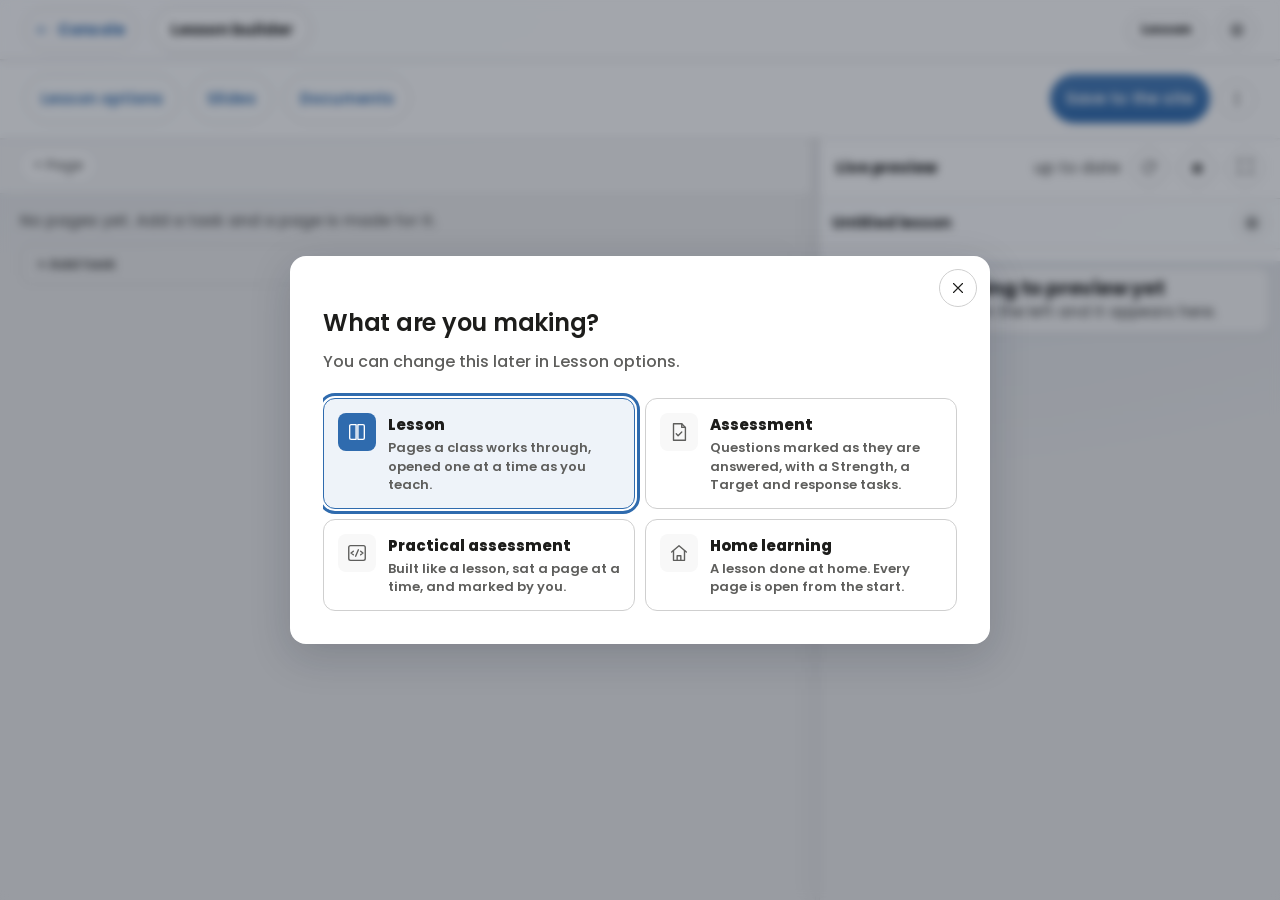
<file: author.html>
<!DOCTYPE html>
<html lang="en" class="builder">
<head>
<meta charset="utf-8">
<link rel="icon" href="images/logo.svg" type="image/svg+xml">
<link rel="icon" href="images/logo-32.png" type="image/png" sizes="32x32">
<link rel="apple-touch-icon" href="images/logo-180.png">
<meta name="viewport" content="width=device-width, initial-scale=1">
<title>Lesson builder · Computing KS3</title>
<link rel="stylesheet" href="style.css">
<link rel="stylesheet" href="look.css">
<script src="icons.js"></script>
<script>try{var _p=JSON.parse(localStorage.getItem("hub_prefs")||"{}");document.documentElement.dataset.look="new";if(_p.bg)document.documentElement.dataset.bg=_p.bg;if(_p.font)document.documentElement.dataset.font=_p.font;}catch(e){}</script>
<script src="config.js"></script>
<script src="lessonfile.js"></script>
<script src="lessoncompat.js"></script>
<script src="shortmatch.js"></script>
<script>window.richTextBarOnFocus = true;   /* see richtext.js */</script>
<script src="ordermarks.js"></script>
<script src="voice.js"></script>
<!-- for the wording a practical uses for a student who was not there, kept
     in one place with the marking screens that use it -->
<script src="progressmath.js"></script>
<script src="richtext.js"></script>
<script src="pyedit.js"></script>
<script src="scratchhub.js"></script>
<script src="teacher.js"></script>
<script src="menus.js"></script>
<script src="dragline.js"></script>
<script src="author-editors.js"></script>
<script src="author-extras.js"></script>
<script src="slides.js"></script>
<script src="slides-import.js"></script>
<script src="author-slides.js"></script>
<script src="docs.js"></script>
<script src="docs-import.js"></script>
<script src="author-docs.js"></script>
<script src="ui.js"></script>
<script src="settings.js"></script>
</head>
<body>

<!-- Shown while a lesson is being opened, not while a new one is started:
     a blank lesson has nothing to wait for, and a screen that comes and
     goes inside one frame reads as a flicker rather than as a page loading.
     Written out here rather than built by the script at the foot of the
     page, because that script is thousands of lines and the wait for it to
     be read is part of what this covers. -->
<div class="loadscreen gone" id="loadScreen" hidden>
  <div class="load-inner">
    <div class="load-dots"><span></span><span></span><span></span></div>
    <p id="loadMsg">Loading</p>
    <!-- Only if the wait goes on far too long. -->
    <div class="load-stuck" id="loadStuck" hidden>
      <p id="loadStuckMsg">This is taking longer than it should. The school network may be busy.</p>
      <div class="row">
        <button class="btn-primary" id="loadRetry" type="button">Try again</button>
        <a class="btn-ghost" href="admin.html">Back to the teacher console</a>
      </div>
    </div>
  </div>
</div>
<script>
(function(){
  if (!new URLSearchParams(location.search).get("edit")) return;
  var screen = document.getElementById("loadScreen");
  screen.hidden = false;
  screen.classList.remove("gone");
  document.getElementById("loadRetry").addEventListener("click", function(){ location.reload(); });
})();
</script>

<div class="homebar" data-console-back>
  <!-- Which of the two things this page is. They were a strip of their own
       under the title, which put two rows of switching above the work; the
       title was already a word saying where you are, so it became the
       button that says it instead. Task builder is hidden for a KS3 year
       group, and then this reads as the plain title it always was. -->
  <div class="buildswitch">
    <button class="buildtab on" id="tabBuild" type="button">
      <span class="bt-long">Lesson builder</span><span class="bt-short">Lesson</span>
    </button>
    <button class="buildtab" id="tabBank" type="button" hidden>
      <span class="bt-long">Task builder</span><span class="bt-short">Tasks</span>
    </button>
  </div>
  <div class="title"><span id="titleShow"></span></div>
  <!-- Which kind of work this is. It used to be a row of tabs under the
       title, which made a lesson and an assessment one click apart; they are
       not things to flick between, so the kind is chosen in Lesson options
       and this only says what it is, opening Lesson options to change it. -->
  <button class="modechip" id="modeChip" type="button" title="Change in Lesson options">
    <span id="modeChipName">Lesson</span>
  </button>
  <button class="btn-ghost iconbtn" id="setBtn" title="Settings">&#9881;&#65038;</button>
</div>

<!-- On a narrow screen this is the only row of controls: the assessment tabs
     where there are any, and the preview switch pinned to the right of it. It
     scrolls sideways rather than wrapping. Pages are added from the strip
     below, beside the pages themselves, rather than from here as well. -->
<div class="buildbar" id="buildBar" hidden>
  <div class="buildbar-scroll" id="buildBarScroll"></div>
  <button class="btn-ghost bmini2 prevtoggle" id="prevToggle">Preview</button>
</div>

<div class="build-top">
  <div class="build-titles">
    <button class="btn-ghost" id="optionsBtn">Lesson options</button>
    <button class="btn-ghost" id="slidesBtn" type="button" title="Slides students can open beside the lesson">Slides</button>
    <button class="btn-ghost" id="docsBtn" type="button" title="Word documents shown beside the lesson">Documents</button>
  </div>
  <!-- The year group and unit are chosen in Lesson options, which borrows
       these pickers while it is open and puts them back here after. They
       are kept out of sight rather than deleted because everything that
       fills them, "+ New year group" included, is wired to these very
       elements. -->
  <div id="pickerHome" hidden>
    <select id="lYear" title="Year group"></select>
    <select id="lUnit" title="Unit"></select>
    <!-- Only for GCSE and A Level, where the unit picker beside it is the
         point of the specification and this is the point inside it. -->
    <select id="lSub" title="Sub-point" hidden></select>
  </div>
  <div class="build-actions">
    <span class="savestate" id="saveState" aria-live="polite"></span>
    <button class="btn-primary" id="saveSite" title="Save to the site (Ctrl+S)">Save to the site</button>
    <span class="menuwrap">
      <button class="btn-ghost iconbtn" id="moreBtn" title="More">&#8942;</button>
      <span class="menu" id="moreMenu" hidden>
        <button id="copyBtn">Save a copy</button>
        <button id="jsonBtn">JSON</button>
        <button id="importLesson">Import a lesson</button>
        <button id="importPage">Import a page</button>
        <button id="delLesson">Delete lesson</button>
      </span>
    </span>
  </div>
</div>

<div class="subtabs" id="assessTabs" hidden>
  <button class="on" id="tabQuestions">Questions</button>
  <button id="tabTargets">Strength &amp; Target</button>
  <button id="tabResponses">Response tasks</button>
  <!-- Instead of the two above, for an assessment with STAR feedback off -->
  <button id="tabExtension" hidden>Extension tasks</button>
</div>

<div class="build">
  <aside class="build-palette">
    <div id="palLesson">
      <!-- A lesson built under a point of the specification is built out of
           the tasks written for that point, so those are what the column
           offers and nothing else is in the way. Everything the builder can
           make is still one button away.

           New page is above all of it and outside all of it. A lesson is
           made of pages whichever key stage it is for, and having to open
           the custom tasks to find the one button that makes a page put a
           KS4 lesson's own shape behind a flap. -->
      <button class="pal strong" id="palNewPage" data-add="page" hidden><b>+ New page</b><span>Students see one page at a time</span></button>
      <div id="palPoint" hidden>
        <div class="pal-pointhead">
          <b id="palPointName"></b>
          <span id="palPointNote"></span>
        </div>
        <div id="palPointList"></div>
        <!-- The rest of the bank, and then the ways of finding your way
             around it. Same funnel as the task builder's, so the two
             screens are filtered the same way. -->
        <div class="pal-allrow">
          <button class="btn-ghost toggle pal-allbtn" id="palAllBtn" type="button" aria-pressed="false">All tasks</button>
          <span class="menuwrap" id="palFilterWrap" hidden>
            <button class="btn-ghost iconbtn" id="palFilterBtn" type="button" title="Narrow the list" aria-label="Narrow the list">
              <svg viewBox="0 0 24 24" width="17" height="17" fill="none" stroke="currentColor"
                   stroke-width="1.9" stroke-linecap="round" stroke-linejoin="round" aria-hidden="true">
                <path d="M3.5 5.5h17l-6.6 7.7v5.3l-3.8 1.9v-7.2z"/>
              </svg>
            </button>
            <span class="menu filtermenu" id="palFilterMenu" hidden>
              <label for="palComponent">Component</label>
              <select id="palComponent"></select>
              <label for="palStrand">Part of the specification</label>
              <select id="palStrand"></select>
              <label for="palPointSel">Point</label>
              <select id="palPointSel"></select>
            </span>
          </span>
        </div>
        <div id="palAllList" hidden></div>
      </div>
      <button class="btn-ghost toggle pal-morebtn" id="palMoreBtn" type="button" aria-pressed="false" hidden>+ Add custom task</button>
      <div id="palStandard">
      <button class="pal strong" data-add="page"><b>+ New page</b><span>Students see one page at a time</span></button>
      <!-- Both of these are hidden for a KS3 year group. The bank button is
           not a task: it opens the picker, and what comes back is a copy. -->
      <div class="palgroup" data-group="spec" id="palSpec" hidden>
        <button class="pal-head" type="button">Exam</button>
        <div class="palbody" hidden>
          <button class="pal" id="palFromBank"><b>From the task bank</b><span>A task you have already built</span></button>
          <button class="pal" data-add="exam"><b>Exam question</b><span>Worth marks, with a mark scheme</span></button>
        </div>
      </div>
      <div class="palgroup" data-group="writing">
        <button class="pal-head" type="button">Reading and writing</button>
        <div class="palbody" hidden>
          <button class="pal" data-add="text"><b>Paragraph</b><span>Words, with formatting</span></button>
          <button class="pal" data-add="question"><b>Written answer</b><span>They type a response</span></button>
          <button class="pal" data-add="short"><b>Short answer</b><span>Matched to the answers you set</span></button>
          <button class="pal" data-add="keywords"><b>Keyword definitions</b><span>They write what each word means</span></button>
        </div>
      </div>
      <div class="palgroup" data-group="checks">
        <button class="pal-head" type="button">Checking understanding</button>
        <div class="palbody" hidden>
          <button class="pal" data-add="quiz"><b>Quiz</b><span>Questions with hints</span></button>
          <button class="pal" data-add="blanks"><b>Fill the gaps</b><span>Dropdown answers</span></button>
          <button class="pal" data-add="order"><b>Put in order</b><span>Drag to sort</span></button>
          <button class="pal" data-add="table"><b>Table</b><span>They fill in the blank cells</span></button>
          <button class="pal" data-add="label"><b>Label a picture</b><span>Drag words onto an image</span></button>
          <button class="pal" data-add="hotspot"><b>Click the right spot</b><span>They click a place on a picture</span></button>
        </div>
      </div>
      <div class="palgroup" data-group="media">
        <button class="pal-head" type="button">Media</button>
        <div class="palbody" hidden>
          <button class="pal" data-add="picture"><b>Image</b><span>Show a picture from a link</span></button>
          <button class="pal" data-add="embed"><b>Video</b><span>Embed a clip</span></button>
          <button class="pal" data-add="frame"><b>Embedded page</b><span>A site inside the lesson</span></button>
          <button class="pal" data-add="link"><b>Link to a site</b><span>Send them somewhere</span></button>
        </div>
      </div>
      <div class="palgroup" data-group="thinking">
        <button class="pal-head" type="button">Thinking and notes</button>
        <div class="palbody" hidden>
          <button class="pal" data-add="notes"><b>Notes</b><span>Their own notes, with formatting</span></button>
          <button class="pal" data-add="mindmap"><b>Mind map</b><span>A middle idea with branches</span></button>
          <button class="pal" data-add="board"><b>Whiteboard</b><span>Draw and write freely</span></button>
          <button class="pal" data-add="helper"><b>Photoshop help</b><span>A help chat they can ask</span></button>
        </div>
      </div>
      <div class="palgroup" data-group="coding">
        <button class="pal-head" type="button">Coding</button>
        <div class="palbody" hidden>
          <button class="pal" data-add="code"><b>Coding task</b><span>Python, a web page, or blocks</span></button>
        </div>
      </div>
      <div class="palgroup" data-group="cyber">
        <button class="pal-head" type="button">Cybersecurity</button>
        <div class="palbody" hidden>
          <button class="pal" data-add="password"><b>Password checker</b><span>Five checks on a made-up password</span></button>
          <button class="pal" data-add="caesar"><b>Caesar cipher</b><span>Shift the letters to crack a message</span></button>
        </div>
      </div>
      <div class="palgroup" data-group="binary">
        <button class="pal-head" type="button">Binary</button>
        <div class="palbody" hidden>
          <button class="pal" data-add="binary"><b>Binary conversion</b><span>Binary to denary and back</span></button>
          <button class="pal" data-add="binadd"><b>Binary addition</b><span>Column addition with carries</span></button>
        </div>
      </div>
      <div class="palgroup" data-group="extra" id="palExtra">
        <button class="pal-head" type="button">Extra</button>
        <div class="palbody" hidden>
          <button class="pal" data-add="choice" id="palChoiceBtn"><b>Choice</b><span>They pick, and get the task that follows</span></button>
          <button class="pal" data-add="extension" id="palExtensionBtn"><b>Extension tasks</b><span>Only once the page is finished</span></button>
          <!-- GCSE and A Level only, the same as the task bank it is for.
               Nothing about a KS3 lesson changes. -->
          <button class="pal" data-add="group" id="palGroupBtn" hidden><b>Group</b><span>Several tasks kept together as one</span></button>
        </div>
      </div>
      <div class="palgroup" data-group="handin">
        <button class="pal-head" type="button">Handing work in</button>
        <div class="palbody" hidden>
          <button class="pal" data-add="image"><b>Screenshot</b><span>They paste a picture</span></button>
          <button class="pal" data-add="photoshop"><b>Photoshop work</b><span>They choose their .psd file</span></button>
          <button class="pal" data-add="pastelink"><b>Paste a link</b><span>They hand in a link</span></button>
        </div>
      </div>
      </div>
    </div>
    <div id="palAssess" hidden>
      <!-- No Exam question here. A mark scheme a student ticks off themselves
           belongs in a lesson, where marking your own work is the point of
           it; in a test it would be the answers on screen during the test.
           An assessment is still built from the questions below, which mark
           themselves properly. -->
      <div class="palgroup" data-group="aspec" id="palSpecAssess" hidden>
        <button class="pal-head" type="button">Exam</button>
        <div class="palbody" hidden>
          <button class="pal" id="palFromBankAssess"><b>From the task bank</b><span>A task you have already built</span></button>
        </div>
      </div>
      <div class="palgroup" data-group="aq">
        <button class="pal-head" type="button">Questions</button>
        <div class="palbody" hidden>
          <button class="pal" data-add="mc"><b>Multiple choice</b><span>One right answer</span></button>
          <button class="pal" data-add="blanks"><b>Fill the gaps</b><span>Dropdown answers</span></button>
          <button class="pal" data-add="order"><b>Put in order</b><span>Drag to sort</span></button>
          <button class="pal" data-add="table"><b>Table</b><span>They fill in the blank cells</span></button>
          <button class="pal" data-add="short"><b>Short answer</b><span>Matched to the answers you set</span></button>
          <button class="pal" data-add="label"><b>Label a picture</b><span>Drag words onto an image</span></button>
          <button class="pal" data-add="hotspot"><b>Click the right spot</b><span>They click a place on a picture</span></button>
          <button class="pal" data-add="text"><b>Paragraph</b><span>Instructions or context</span></button>
        </div>
      </div>
      <div class="palgroup" data-group="acode">
        <button class="pal-head" type="button">Coding</button>
        <div class="palbody" hidden>
          <button class="pal" data-add="code"><b>Coding task</b><span>Marked by its checklist</span></button>
        </div>
      </div>
      <div class="palgroup" data-group="abinary">
        <button class="pal-head" type="button">Binary</button>
        <div class="palbody" hidden>
          <button class="pal" data-add="binary"><b>Binary conversion</b><span>Binary to denary and back</span></button>
          <button class="pal" data-add="binadd"><b>Binary addition</b><span>Column addition with carries</span></button>
        </div>
      </div>
    </div>
  </aside>

  <main class="build-list" id="list"></main>

  <!-- Drag to give the preview more room, from the narrow phone-shaped
       column it starts as up to most of the screen. Double-click puts it
       back. Only on a wide screen: below that the preview sits underneath. -->
  <div class="build-split" id="buildSplit" role="separator" aria-orientation="vertical"
       aria-label="Preview width" tabindex="0"
       title="Drag to make the preview wider or narrower. Double-click to put it back."></div>

  <section class="build-preview">
    <div class="prev-head">
      <b>Live preview</b>
      <span class="hint" id="prevMsg"></span>
      <button class="btn-ghost iconbtn" id="prevBtn" title="Refresh preview">&#8635;</button>
      <button class="btn-ghost iconbtn" id="prevPop" title="Open the preview in a new tab">&#10696;</button>
      <button class="btn-ghost iconbtn" id="prevFull" title="Full screen preview">&#9974;</button>
    </div>
    <div class="prev-hold"><iframe id="prev" title="Lesson preview"></iframe></div>
  </section>
</div>

<!-- The task bank. Only a GCSE or A Level year group has one, so this stays
     hidden entirely for KS3 and the builder is what it always was. -->
<section class="bank" id="bankView" hidden>
  <!-- One row, and it opens out rather than starting open. Making a task is
       the thing most often wanted, so it is first. The builder is opened
       from one point of the specification and the list starts as the tasks
       written for that point, so searching and filtering are only worth
       their room once All tasks has widened it. -->
  <div class="bank-filter">
    <button class="btn-primary" id="bankNew">+ New task</button>
    <!-- A group is made in the list on the left and filled from there. It is
         not a kind of task, so it never opens the task editor. -->
    <button class="btn-ghost" id="bankNewGroup" type="button">+ New group</button>
    <button class="btn-ghost toggle" id="bankAllBtn" type="button" aria-pressed="false">All tasks</button>
    <span class="searchbox" id="bankSearchWrap" hidden><span class="searchicon">&#128269;</span><input id="bankSearch" placeholder="Search tasks"></span>
    <!-- Three dropdowns side by side are wider than the bar and dropped onto
         a line of their own, so they live in a menu off this button. -->
    <span class="menuwrap" id="bankFilterWrap" hidden>
      <button class="btn-ghost iconbtn" id="bankFilterBtn" type="button" title="Narrow the list" aria-label="Narrow the list">
        <svg viewBox="0 0 24 24" width="17" height="17" fill="none" stroke="currentColor"
             stroke-width="1.9" stroke-linecap="round" stroke-linejoin="round" aria-hidden="true">
          <path d="M3.5 5.5h17l-6.6 7.7v5.3l-3.8 1.9v-7.2z"/>
        </svg>
      </button>
      <span class="menu filtermenu" id="bankFilterMenu" hidden>
        <label for="bankComponent">Component</label>
        <select id="bankComponent"></select>
        <label for="bankStrand">Part of the specification</label>
        <select id="bankStrand"></select>
        <label for="bankPoint">Point</label>
        <select id="bankPoint"></select>
      </span>
    </span>
    <span class="bank-spacer"></span>
    <span class="bank-said" id="bankSaid"></span>
    <button class="btn-ghost" id="bankImport" type="button">Import</button>
  </div>
  <div class="bank-cols">
    <div class="bank-list" id="bankList"></div>
    <div class="bank-edit" id="bankEdit"></div>
    <!-- What a student will see. The same lesson page the lesson builder
         previews with, given one task instead of a whole lesson. -->
    <section class="bank-preview" id="bankPreview">
      <div class="prev-head">
        <b>Preview</b>
        <span class="hint" id="bankPrevMsg"></span>
        <button class="btn-ghost iconbtn" id="bankPrevBtn" title="Refresh the preview">&#8635;</button>
        <button class="btn-ghost iconbtn" id="bankPrevPop" title="Open the preview in a new tab">&#10696;</button>
        <button class="btn-ghost iconbtn" id="bankPrevFull" title="Full screen preview">&#9974;</button>
      </div>
      <div class="prev-hold"><iframe id="bankPrev" title="Task preview"></iframe></div>
    </section>
  </div>
</section>

<div class="modal-back no-print" id="mBack" hidden>
  <div class="modal wide" id="mBox"></div>
</div>

<script>
const $ = (id) => document.getElementById(id);
/* Declared up here because the whole file leans on it: without a server the
   builder saves by downloading, reads its years and units out of the lessons
   folder, and drops the parts that need a class behind them. */
const OFFLINE = !!(window.HUB && window.HUB.OFFLINE);
/* wiring a button that isn't there should not stop the rest of the page */
function on(id, ev, fn){
  const e = document.getElementById(id);
  if (!e){ console.warn("Nothing on the page with id:", id); return; }
  e.addEventListener(ev, fn);
}
function el(tag, cls, text){
  const e = document.createElement(tag);
  if (cls) e.className = cls;
  if (text !== undefined) e.textContent = text;
  return e;
}
function esc(s){ return String(s).replace(/&/g,"&amp;").replace(/</g,"&lt;").replace(/>/g,"&gt;"); }

/* ---------------- the loading screen ----------------
   Opening a lesson is several waits one after another: the year groups and
   units, the lesson itself, then putting it back together into cards. Saying
   which one is going on is the difference between a page that is working and
   a page that has hung, and the builder took long enough over a big lesson
   that teachers were reloading it half way through.

   The steps are told by the code as it reaches them rather than guessed on a
   timer. The standard lines only come out when a step has taken longer than
   a step should, so they never pretend to be progress. */
const LOAD_WAITING = ["Still loading", "Almost there", "Nearly ready"];
let loadShownAt = 0, loadWaitTimer = null, loadWaitAt = 0, loadStuckTimer = null;
let loadStage = "Loading";                   // the last thing the code actually said

function showLoader(text){
  const screen = $("loadScreen");
  if (!screen) return;
  screen.hidden = false;
  screen.classList.remove("gone");
  const stuck = $("loadStuck"); if (stuck) stuck.hidden = true;
  loadShownAt = Date.now();
  clearTimeout(loadStuckTimer);
  /* Past the time limit on a single call, so only a real jam shows this. */
  loadStuckTimer = setTimeout(() => {
    if (screen.hidden || !stuck) return;
    /* Back to the stage it is really on. "Nearly ready" above a note saying
       this has taken too long contradicts itself, and which step it has
       stopped at is the useful thing at this point. */
    clearTimeout(loadWaitTimer);
    const msg = $("loadMsg"); if (msg) msg.textContent = loadStage;
    stuck.hidden = false;
  }, 22000);
  return loadStep(text || "Loading");
}

/* Say which stage the load has reached, and hand the browser back long
   enough to draw it. Everything after most of these calls is synchronous:
   without the pause the words are all set within one turn and the only line
   anybody ever sees is the last of them. */
function loadStep(text){
  const screen = $("loadScreen");
  if (!screen || screen.hidden) return Promise.resolve();
  const msg = $("loadMsg");
  loadStage = text;
  if (msg) msg.textContent = text;
  clearTimeout(loadWaitTimer);
  loadWaitAt = 0;
  const waiting = () => {
    if (screen.hidden || !msg) return;
    msg.textContent = LOAD_WAITING[Math.min(loadWaitAt, LOAD_WAITING.length - 1)];
    loadWaitAt++;
    loadWaitTimer = setTimeout(waiting, 4000);
  };
  loadWaitTimer = setTimeout(waiting, 3000);
  return new Promise(done => setTimeout(done, 30));
}

/* atOnce for the times the screen is in the way of something that has to be
   read now: a pop-up asking for the sign-in key, or a lesson that would not
   open. Everything else waits out the short minimum below. */
function hideLoader(atOnce){
  const screen = $("loadScreen");
  if (!screen || screen.hidden) return;
  const left = atOnce ? 0 : 450 - (Date.now() - loadShownAt);
  if (left > 0){ setTimeout(() => hideLoader(true), left); return; }
  clearTimeout(loadWaitTimer);
  clearTimeout(loadStuckTimer);
  screen.hidden = true;
  screen.classList.add("gone");
}

/* ---------------- the little question marks ---------------- */
/* Every note that used to sit under a box as a grey paragraph is now behind
   one of these. Half a dozen of them down one task read as a page of
   instructions with a few boxes buried in it, and each one is wanted once
   rather than every time the task is opened. One dot per thing: where several
   notes belong to the same row they are collated into one, as separate
   paragraphs in the same bubble.

   The bubble hangs off <body> and is placed against the window rather than
   inside the field, because the middle column scrolls and a card would clip
   anything sitting at its edge. */
let openHelp = null;

function closeHelp(){
  if (!openHelp) return;
  openHelp.dot.classList.remove("on");
  openHelp.dot.setAttribute("aria-expanded", "false");
  openHelp.bubble.remove();
  openHelp = null;
}

function placeHelp(){
  if (!openHelp) return;
  /* render() rebuilds the whole card, so the dot we are holding may have been
     thrown away since the bubble was opened */
  const r = openHelp.dot.getBoundingClientRect();
  if (!openHelp.dot.isConnected || (!r.width && !r.height)){ closeHelp(); return; }
  const bubble = openHelp.bubble, gap = 8;
  const w = bubble.offsetWidth, h = bubble.offsetHeight;
  let left = r.left + r.width / 2 - w / 2;
  left = Math.max(gap, Math.min(left, window.innerWidth - w - gap));
  let top = r.bottom + gap;
  if (top + h > window.innerHeight - gap) top = Math.max(gap, r.top - h - gap);
  bubble.style.left = Math.round(left) + "px";
  bubble.style.top = Math.round(top) + "px";
}

/* text is one string, or several of them for the notes that were collated */
function helpDot(text){
  const dot = el("button","helpdot","?");
  dot.type = "button";
  dot.title = "What is this?";
  dot.setAttribute("aria-label", "What is this?");
  dot.setAttribute("aria-expanded", "false");
  dot.addEventListener("click", (e) => {
    /* the head of a card opens and shuts it wherever it is clicked, and the
       dots inside a pop-up sit on rows that have their own handlers */
    e.preventDefault(); e.stopPropagation();
    const mine = openHelp && openHelp.dot === dot;
    closeHelp();
    if (mine) return;                      // pressing it again puts it away
    const bubble = el("div","helpbub");
    (Array.isArray(text) ? text : [text]).forEach(t => bubble.appendChild(el("p","", t)));
    document.body.appendChild(bubble);
    openHelp = { dot: dot, bubble: bubble };
    dot.classList.add("on");
    dot.setAttribute("aria-expanded", "true");
    placeHelp();
  });
  return dot;
}

/* A box and its dot side by side, so the dot lands at the right-hand end of
   the thing it is about. Tall boxes get it level with their first line. */
function withHelp(node, help){
  if (!help) return node;
  const row = el("div","bctl");
  row.appendChild(node);
  row.appendChild(helpDot(help));
  return row;
}

document.addEventListener("click", (e) => {
  if (!openHelp) return;
  const t = e.target;
  if (t && t.closest && (t.closest(".helpdot") || t.closest(".helpbub"))) return;
  closeHelp();
});
/* Registered before the one that shuts a pop-up, so Escape puts the note away
   first and leaves the pop-up it was opened from where it was. */
document.addEventListener("keydown", (e) => {
  if (e.key === "Escape" && openHelp){ e.stopImmediatePropagation(); closeHelp(); }
});
window.addEventListener("resize", placeHelp);
window.addEventListener("scroll", placeHelp, true);

/* ---------------- the lesson being built ---------------- */
/* versionOf holds the lesson this one is a version of, and is empty for an
   original. A version is a whole lesson of its own, with its own id and its
   own students' work: the three fields beside it are only what the console
   shows to tell one apart from another. */
let lesson = { title:"", intro:"", unit:"", subunit:"", year:"", point:"", assessment:false, practical:false, homework:false,
               versionOf:"", versionName:"", versionNote:"", versionCode:"",
               topics:{}, responses:{}, extensions:[], blocks:[] };

const BLANK = {
  text:     () => ({ type:"text", heading:"", html:"" }),
  picture:  () => ({ type:"picture", title:"", url:"", caption:"", note:"",
                     alt:"", size:"full", width:"", align:"left", beside:"", frame:true }),
  pastelink:() => ({ type:"pastelink", heading:"", task:"", note:"" }),
  code:     () => ({ type:"code", lang:"" }),        // they pick Python, web or blocks next
  ide:      () => ({ type:"ide", title:"", task:"",
                     starter:'print("Hello World!")', turtle:false, run:true, edit:true,
                     autocomplete:true }),
  web:      () => ({ type:"web", title:"", task:"",
                     html:'<h1>My page</h1>\n<p>Hello!</p>',
                     css:'h1 {\n  color: navy;\n}',
                     js:'console.log("Ready");',
                     run:true, edit:true, help:true, tooltips:true, autocomplete:true, expect:"" }),
  /* Block coding in the Scratch editor. No project means the new-project
     cat; project and own are put in by the starter project editor. */
  scratch:  () => ({ type:"scratch", title:"", task:"" }),
  question: () => ({ type:"question", heading:"", context:"", prompt:"", minWords:20, lines:4 }),
  quiz:     () => ({ type:"quiz", title:"", pass:{ mode:"percent", value:70 },
                     questions:[{ q:"", options:["",""], answers:[0], hint:"", why:"" }] }),
  page:     () => ({ type:"page", title:"New page", task:"", startLocked:true, blocks:[] }),
  /* A page within a page: it holds whatever a teacher wants, and the lesson
     keeps it out of sight until the rest of the page is finished with. */
  /* The lesson asks "Finished early?" itself, so the title is a teacher's own
     wording rather than something every one of these has to carry. */
  extension:() => ({ type:"extension", title:"", task:"", blocks:[] }),
  /* Several tasks kept together as one. Unlike a page it is not a screen of
     its own, and unlike extension tasks nothing about it is held back: what
     is in it is on the page from the start and holds it up exactly as it
     would on its own. A group can hold groups, which is what lets a piece of
     work built in the task builder keep its shape when it is dropped into a
     lesson. */
  group:    () => ({ type:"group", title:"", task:"", blocks:[] }),
  /* They pick one, and what they picked decides the work they then get. */
  choice:   () => ({ type:"choice", title:"", task:"", prompt:"Choose one",
                     options:[{ label:"", blocks:[] }, { label:"", blocks:[] }] }),
  image:    () => ({ type:"image", title:"", task:"" }),
  /* A Screenshot task set to take a Photoshop file, so the lesson page, the
     PDF and View Work treat it as the screenshot it ends up as. */
  photoshop:() => ({ type:"image", psd:true, title:"", task:"" }),
  embed:    () => ({ type:"embed", url:"", title:"", note:"", confirm:false }),
  frame:    () => ({ type:"frame", url:"", heading:"", task:"", width:"100%", height:520, confirm:false }),
  link:     () => ({ type:"link", url:"", title:"Open this", heading:"", task:"", confirm:false }),
  mc:       () => ({ type:"mc", prompt:"", options:["",""], answer:0, topic:"" }),
  blanks:   () => ({ type:"blanks", prompt:"", text:"The [[cat]] sat on the mat.", distractors:"", topic:"" }),
  order:    () => ({ type:"order", prompt:"", items:["","",""], topic:"" }),
  notes:    () => ({ type:"notes", title:"", task:"", starter:"" }),
  helper:   () => ({ type:"helper", title:"Stuck? Ask for help", topic:"photoshop",
                     task:"Type what you want to do in Photoshop, or what has gone wrong." }),
  mindmap:  () => ({ type:"mindmap", title:"", task:"", centre:"", lockCentre:false, starter:[] }),
  board:    () => ({ type:"board", title:"", task:"", height:420 }),
  keywords: () => ({ type:"keywords", title:"", task:"",
                     words:[{ word:"", hint:"" }, { word:"", hint:"" }] }),
  label:    () => ({ type:"label", title:"", task:"", image:"", spots:[] }),
  hotspot:  () => ({ type:"hotspot", title:"", task:"", image:"", x:50, y:50, r:8 }),
  binary:   () => ({ type:"binary", title:"", task:"", mode:"toDenary", bits:8, count:4,
                     showPlace:true, numbers:"" }),
  binadd:   () => ({ type:"binadd", title:"", task:"", bits:8, count:3,
                     showPlace:true, showCarry:true, pairs:"" }),
  short:    () => ({ type:"short", prompt:"", answers:[""], why:"", topic:"" }),
  /* A trace table, a conversion table, a table of outputs. Two columns and
     two rows to start with, the first row a heading, and every cell in the
     body a box for them to fill in: that is the common case, and a cell is
     turned back into a given one with the button beside it. */
  table:    () => ({ type:"table", title:"", task:"",
                     head:["", ""],
                     rows:[ [{t:"",fill:true},{t:"",fill:true}],
                            [{t:"",fill:true},{t:"",fill:true}] ] }),
  /* A question off a past paper. "lines" is the usual one: they write, then
     mark themselves against the scheme. "short" is a one line recall answer
     and is the only shape marked on its own, because the whole line is the
     answer and shortmatch can say whether it is right. */
  exam:     () => ({ type:"exam", prompt:"", command:"State", marks:1, answer:"lines",
                     lines:"", answers:[""], scheme:[{ text:"", marks:1 }], model:"",
                     point:"", code:"", strand:"" }),
  password: () => ({ type:"password", title:"",
                     task:"Invent a made-up password that turns all five checks green." }),
  /* The teacher writes the real message and picks a shift; the coded text and
     the answer's hash are worked out when the lesson is compiled, so the
     answer never sits in the lesson file in readable form. */
  caesar:   () => ({ type:"caesar", title:"",
                     task:"Slide the shift until the message becomes English, then type it in.",
                     message:"THE PASSWORD IS FIREWALL", shift:7,
                     prompt:"Type the hidden message here (letters only, spaces are fine):" })
};
/* A blank of whatever kind, filed where the lesson is filed. Only an exam
   question carries a point of the specification in a lesson, so only that
   one is filed here; putting a point on a paragraph would write three fields
   into every task in the file that nothing ever reads. */
function newBlock(kind){
  const made = BLANK[kind] ? BLANK[kind]() : null;
  if (made && made.type === "exam" && lesson.point) specFile(made, lesson.point);
  return made;
}
/* A coding task can be told to start from another one. The reference is this
   key rather than a position, so inserting a task in between, or dragging one
   somewhere else, does not quietly point it at the wrong task. */
let codeKeyCount = 0;
function newCodeKey(){
  codeKeyCount++;
  return "c" + Date.now().toString(36) + codeKeyCount.toString(36);
}

/* Every Python task before this one, in the order a student meets them, each
   with the page it is on so it can be named by where a teacher will look for
   it rather than by a number in a list.

   Python only. A web task keeps three files and a Python box holds one, so
   there is nothing sensible to carry across, and the lesson page only ever
   registered Python tasks as somewhere to carry from. They were offered here
   all the same, and picking one did nothing at all. */
function earlierCodeTasks(target){
  const out = [];
  let stop = false;
  let pageNo = 0, pageTitle = "";
  const walk = (list) => {
    (list || []).forEach(x => {
      if (stop) return;
      if (x === target){ stop = true; return; }
      if (x.type === "page"){ pageNo++; pageTitle = String(x.title || "").trim(); }
      if (x.type === "ide"){
        if (!x.key) x.key = newCodeKey();
        out.push({ task:x, pageNo:pageNo, pageTitle:pageTitle });
      }
      /* a task inside an extension or a choice is still on the page holding it */
      if (x.blocks) walk(x.blocks);
      if (x.options) x.options.forEach(o => walk(o.blocks));
    });
  };
  walk(lesson.blocks);
  return out;
}
/* "2 (Loops): Build the counter", falling back sensibly when a page has no
   title yet or the task has no heading of its own. */
function codeTaskLabel(entry){
  const heading = String(entry.task.title || "").trim() || (LABEL[entry.task.type] || "Coding task");
  const where = entry.pageNo
    ? (entry.pageNo + (entry.pageTitle ? " (" + entry.pageTitle + ")" : ""))
    : "";
  return where ? where + ": " + heading : heading;
}

const LABEL = { text:"Paragraph", picture:"Image", pastelink:"Paste a link", ide:"Python task", question:"Written answer", quiz:"Quiz", image:"Screenshot",
                embed:"Video", link:"Link to a site", mc:"Multiple choice", blanks:"Fill the gaps", order:"Put in order",
                short:"Short answer", page:"Page", extension:"Extension tasks", group:"Group", choice:"Choice", frame:"Embedded page", binary:"Binary conversion", binadd:"Binary addition", notes:"Notes", helper:"Photoshop help", mindmap:"Mind map", board:"Whiteboard", label:"Label a picture", keywords:"Keyword definitions", code:"Coding task", web:"Web page", scratch:"Block coding",
                password:"Password checker", caesar:"Caesar cipher", exam:"Exam question",
                table:"Table", hotspot:"Click the right spot" };

/* The lesson page hashes what a student types and compares it with this, so
   the answer is never sitting in the lesson file for anyone to read. Same
   two functions as lesson.html, and they must stay the same. */
function strHash(s){ let x = 5381; for (const c of s) x = ((x << 5) + x + c.charCodeAt(0)) >>> 0; return x; }
function normLetters(s){ return (s || "").toUpperCase().replace(/[^A-Z]/g, ""); }
/* Shifting forwards makes the coded text; the lesson page shifts back. */
function caesarEncode(text, k){
  return String(text || "").replace(/[A-Za-z]/g, (c) => {
    const base = c === c.toUpperCase() ? 65 : 97;
    return String.fromCharCode(((c.charCodeAt(0) - base + (k % 26) + 26) % 26) + base);
  });
}

/* A YouTube address in any of its usual shapes -> the embeddable one. */
function toEmbed(raw){
  const t = String(raw || "").trim();
  if (!t) return "";
  const m = t.match(/(?:youtube\.com\/(?:watch\?(?:.*&)?v=|embed\/|v\/|shorts\/)|youtu\.be\/)([A-Za-z0-9_-]{11})/)
         || t.match(/^([A-Za-z0-9_-]{11})$/);
  if (m) return "https://www.youtube.com/embed/" + m[1];
  const src = t.match(/src\s*=\s*["']([^"']+)["']/i);      // a whole <iframe> pasted in
  if (src) return toEmbed(src[1]) || src[1];
  return t;                                                  // something else: leave it alone
}

/* "a, b and c", which reads better than a list with a stray comma on it */
function joinWords(list){
  if (list.length === 1) return list[0];
  return list.slice(0, -1).join(", ") + " and " + list[list.length - 1];
}

/* ---------------- the draft lives in this browser ---------------- */
/* Nothing is kept in the browser: opening the builder always starts clean,
   or with the lesson you asked to edit. Instead, the tab warns before it is
   closed with work that has not been saved to the site. */
let dirty = false;
/* Typing in an editor. On the lesson side it only has to mark the tab as
   holding unsaved work; on the task bank it starts that task's own save,
   since the bank is not part of the lesson and Save to the site would not
   write it. */
function saveDraft(){
  /* Only when there is a bank task open to save. Switching what kind of
     work a lesson is calls this too, and with the bank on screen and
     nothing being edited that put "Saving..." up over an empty pane. */
  if (bankOpen && bankTask && bankTask.block){ bankTouch(); return; }
  dirty = true;
  builderChanged();                    // undo, the draft and the save status
}
function loadDraft(){ /* deliberately empty, see the note above */ }
try{
  window.addEventListener("beforeunload", (e) => {
    /* A task typed into the bank in the last couple of seconds has not
       reached its save yet, and it is not part of the lesson, so `dirty`
       says nothing about it. */
    if (!dirty && !bankDirtyAt) return;
    e.preventDefault();
    e.returnValue = "";        // browsers show their own wording
    return "";
  });
}catch(e){}
/* clear any draft left by an older version */
try{ localStorage.removeItem("hub_builder"); }catch(e){}
/* Older drafts kept tasks loose at the top level, and quizzes had a single
   answer. Bring both up to date so nothing is lost. */
function tidyIntoPages(){
  if (lesson.assessment){ tidyAssessment(); return; }
  if (!lesson.blocks.some(b => b.type !== "page")) return;
  const out = [];
  let current = null;
  lesson.blocks.forEach(b => {
    if (b.type === "page"){ out.push(b); current = null; return; }
    if (!current){
      current = { type:"page", title:"Page " + (out.length + 1), task:"", startLocked: out.length > 0, blocks:[] };
      out.push(current);
    }
    current.blocks.push(b);
  });
  lesson.blocks = out;
}

/* An assessment is built in pages like everything else, and one of them is
   the questions page: the only page that is marked, and the only one that
   offers the question palette. The pages in front of it are what a student
   reads, watches or does before they start.

   It is saved flat all the same. The questions go into the file loose at
   the top level, where the lesson page, the marking and the markbook have
   always looked for them, and questionsPage says what the page around them
   was called. So this puts the page back round them as the lesson opens. */
const LEAD_READING = ["text","picture","embed","link","frame"];
function tidyAssessment(){
  const info = lesson.questionsPage || null;
  delete lesson.questionsPage;
  const marked = lesson.blocks.filter(b => b.type === "page" && b.questions);
  if (marked.length){
    marked.slice(1).forEach(p => { delete p.questions; delete p.qBase; });
  } else {
    const out = [];
    let qp = null, lead = null;
    const makeQ = (base) => Object.assign(BLANK.page(), {
      title: (info && info.title) || "Questions", task: (info && info.task) || "",
      questions: true, qBase: base });
    lesson.blocks.forEach((b, i) => {
      if (b.type === "page"){ out.push(b); return; }
      /* Saved before an assessment had pages: the reading at the top was
         shown on a welcome page of its own, so it becomes a page of its own
         here and a student sees the same thing either way. */
      if (!info && !qp && LEAD_READING.includes(b.type)){
        if (!lead){ lead = Object.assign(BLANK.page(), { title:"Before you start" }); out.push(lead); }
        lead.blocks.push(b);
        return;
      }
      /* Where the first question sat is what its id was made from, so it is
         kept as the start of the count. A page added in front of the
         questions later then moves no question's id, and nothing a student
         has already answered is cut loose from its question. */
      if (!qp){ qp = makeQ(info && Number.isInteger(info.base) ? info.base : i); out.push(qp); }
      qp.blocks.push(b);
    });
    if (!qp){
      qp = makeQ(info && Number.isInteger(info.base) ? info.base : 0);
      const at = info && Number.isInteger(info.at) ? Math.min(Math.max(info.at, 0), out.length) : out.length;
      out.splice(at, 0, qp);
    }
    lesson.blocks = out;
  }
  /* Nothing in a marked assessment is ever locked (lesson.html's pagesLock
     says so), and a page left locked here would stop an offline save while
     it waited for a passcode that does nothing. */
  lesson.blocks.forEach(b => { if (b.type === "page") b.startLocked = false; });
}
/* Every assessment has a questions page. A new one starts with only that,
   and a lesson turned into an assessment keeps its pages in front of a new
   one rather than having one of them picked for it. */
function ensureQuestionsPage(){
  if (!lesson.assessment || questionsPage()) return;
  const made = Object.assign(BLANK.page(), { title:"Questions", questions:true, qBase:0, startLocked:false });
  lesson.blocks.forEach(b => { if (b.type === "page") b.startLocked = false; });
  lesson.blocks.push(made);
}
/* Moving the questions to another page. What was on the old one stays where
   it is, so a teacher who picked the wrong page can move the mark straight
   back. The count the ids start from moves with the mark, so swapping back
   gives every question the id it had. */
function makeQuestionsPage(page){
  const was = questionsPage();
  if (!was || was === page) return;
  const go = () => {
    page.questions = true;
    page.qBase = Number.isInteger(was.qBase) ? was.qBase : 0;
    delete was.questions; delete was.qBase;
    render(); schedulePreview();
  };
  const leaving = (was.blocks || []).filter(x => !LEAD_READING.includes(x.type)).length;
  const odd = (page.blocks || []).filter(x => !fitsQuestions(x)).length;
  if (!leaving && !odd){ go(); return; }
  openModal(box => {
    box.appendChild(el("h2","","Use this page for the questions?"));
    const name = String(was.title || "").trim() || "the questions page";
    if (leaving) box.appendChild(el("p","modal-text",
      (leaving === 1 ? "The question" : "The " + leaving + " questions") + " on “" + esc(name)
      + "” stay where " + (leaving === 1 ? "it is" : "they are") + ", but will not be marked any more."));
    if (odd) box.appendChild(el("p","modal-text",
      (odd === 1 ? "One task" : odd + " tasks") + " on this page " + (odd === 1 ? "is not a question" : "are not questions")
      + ", so " + (odd === 1 ? "it" : "they") + " will not be marked. Move "
      + (odd === 1 ? "it" : "them") + " to another page if you can."));
    const yes = el("button","btn-primary modal-cta","Use this page");
    yes.addEventListener("click", () => { closeModal(); go(); });
    const no = el("button","btn-ghost modal-stay","Cancel");
    no.addEventListener("click", closeModal);
    box.appendChild(yes); box.appendChild(no);
  });
}
function questionsPage(){
  return lesson.assessment ? lesson.blocks.find(b => b.type === "page" && b.questions) || null : null;
}
/* The questions page's own list, or one inside it, such as a group's. */
function isQuestionsList(arr){
  const q = questionsPage();
  return !!q && !!arr && holdsList(q, arr);
}
/* What can go on the questions page: whatever the question palette offers,
   read from the palette itself so the two cannot disagree. A coding task is
   "code" until a language is picked and ide or web after; a group is
   allowed when everything in it is. */
function questionKinds(){
  const box = $("palAssess");
  const out = new Set(box ? Array.from(box.querySelectorAll(".pal[data-add]")).map(x => x.dataset.add) : []);
  if (out.has("code")){ out.add("ide"); out.add("web"); }
  return out;
}
function fitsQuestions(b){
  if (!b) return false;
  if (b.type === "group") return (b.blocks || []).every(fitsQuestions);
  return questionKinds().has(b.type);
}

/* Drafts written by the older builder had one question per quiz. */
function migrate(arr){
  (arr || []).forEach(b => {
      if (b.type === "quiz" && b.questions){
      b.questions.forEach(q => { if (!q.answers) q.answers = [q.answer === undefined ? 0 : q.answer]; });
    }
    if (b.type === "text" && b.body !== undefined && b.html === undefined){
      b.html = String(b.body || "").split(/\n{2,}/).map(p => "<p>" + p.replace(/\n/g, "<br>") + "</p>").join("");
      delete b.body;
    }
    if (b.type === "quiz" && !b.questions){
      b.questions = [{ q: b.q || "", options: b.options || ["",""], answer: b.answer || 0, hint: b.hint || "" }];
      delete b.q; delete b.options; delete b.answer; delete b.hint;
    }
    if (b.type === "page" || b.type === "extension" || b.type === "group") migrate(b.blocks);
    if (b.type === "choice") (b.options || []).forEach(o => migrate(o.blocks || []));
  });
}

/* ---------------- cards -> a real lesson file ---------------- */
function inline(s){
  return esc(s).replace(/\*\*(.+?)\*\*/g, "<b>$1</b>").replace(/`([^`]+)`/g, "<code>$1</code>");
}
/* A mark scheme as a list of points, whatever shape it arrived in. A task
   copied in from elsewhere can carry it as the text of the scheme, one point
   to a line, or as an object keyed by number, and either one stopped the
   whole lesson compiling, which took the live preview down with it. */
function schemeList(v){
  if (Array.isArray(v)) return v;
  if (!v) return [];
  if (typeof v === "string")
    return v.split(/\r?\n/).map(t => t.trim()).filter(Boolean).map(t => ({ text:t, marks:1 }));
  if (typeof v === "object") return Object.keys(v).map(k => v[k]).filter(p => p && typeof p === "object");
  return [];
}
/* One answer from a formatting box, as one line of html: a picture, bold,
   code and so on survive, the paragraph round it does not. Empty means
   nothing typed and no picture, and is dropped. Plain text, from a lesson
   written before answers could hold pictures, comes through as it was. */
function optionHtml(x){
  let h = String(x == null ? "" : x);
  if (/<[a-z]/i.test(h) && window.cleanRichText) h = window.cleanRichText(h);
  h = h.replace(/<\/?(p|div)[^>]*>/gi, " ").replace(/(<br\s*\/?>\s*)+$/i, "").replace(/\s+/g, " ").trim();
  const words = h.replace(/<[^>]*>/g, "").replace(/&nbsp;/g, " ").trim();
  return words || /<img/i.test(h) ? h : "";
}
/* A Click the right spot task saved before rectangles existed has no shape,
   and is a circle. */
function hotspotShape(b){ return b && b.shape === "rect" ? "rect" : "circle"; }
/* the picture's height over its width, 1 until the picture has been seen */
function hotspotRatio(b){ return Number(b && b.ratio) > 0 ? Number(b.ratio) : 1; }
function keepArrays(o){
  Object.keys(o).forEach(k => {
    const v = o[k];
    if (v === "" || v === undefined) delete o[k];
    if (Array.isArray(v) && !v.length && (k === "distractors" || k === "keywords" || k === "answers")) delete o[k];
  });
  return o;
}
function compile(){
  /* Started here rather than at the blocks loop: response tasks and the
     extension list are compiled first, and a bank task in one of those has
     to be counted alongside the rest. */
  idsUsed = new Set();
  const out = { title: lesson.title || "Untitled lesson", blocks: [] };
  if (lesson.intro) out.intro = lesson.intro;
  /* What and why, said once per lesson: what students learn, why it matters,
     and a career it leads to. Only kept when written. */
  ["what", "why", "career", "careerLink"].forEach(k => { if (lesson[k]) out[k] = lesson[k]; });
  if (lesson.unit) out.unit = lesson.unit;
  if (lesson.year) out.year = lesson.year;
  /* Where it sits on the specification. Saved with the lesson so reopening
     it knows, and copied out to the catalogue when it is saved, which is
     what the GCSE and A Level hub files it by. */
  if (lesson.point) out.point = lesson.point;
  /* The sub-point's wording, alongside the unit. Both are written out in
     words because the catalogue is what a class's lessons and a student's
     home page group by, and neither of those has the specification. */
  if (lesson.subunit) out.subunit = lesson.subunit;
  if (lesson.homework) out.homework = true;
  /* The lesson's slides (author-slides.js), one deck kept whole. */
  const slides = window.compileSlides ? window.compileSlides(lesson) : null;
  if (slides) out.slides = slides;
  /* and its Word documents (author-docs.js) */
  const docs = window.compileDocs ? window.compileDocs(lesson) : null;
  if (docs) out.docs = docs;
  /* On unless a teacher turned it off, so only the off ones are written
     down and every lesson saved before the default changed has it on. */
  if (lesson.linger === false) out.linger = false;
  /* Kept in the lesson itself as well as in the catalogue, so reopening it
     anywhere still knows what it is a version of. */
  if (lesson.versionOf){
    out.versionOf = lesson.versionOf;
    out.versionName = lesson.versionName || "";
    out.versionNote = lesson.versionNote || "";
    out.versionCode = lesson.versionCode || "";
  }
  if (lesson.perfectTarget) out.perfectTarget = lesson.perfectTarget;
  /* Only the off ones are written down, and only on a standard assessment:
     every assessment saved before this had STAR feedback. The topics and
     response tasks are still saved with it, so turning it back on finds
     them where they were. */
  if (starOff()) out.star = false;
  /* Student Voice: only written when something is asked, and only on a standard
     assessment, which is the one place the lesson page draws it. */
  if (lesson.assessment && !lesson.practical && Array.isArray(lesson.voice) && lesson.voice.length)
    out.voice = lesson.voice.slice();
  /* For a student with nothing saved in a practical. Only written when
     the teacher wrote one; otherwise the site's own wording stands. */
  if (lesson.practical && String(lesson.absentStrength || "").trim()) out.absentStrength = lesson.absentStrength.trim();
  if (lesson.practical && String(lesson.absentTarget || "").trim()) out.absentTarget = lesson.absentTarget.trim();
  if (lesson.zeroStrength) out.zeroStrength = lesson.zeroStrength;
  /* For a student who was there but whose work did not save. Only written
     when the teacher wrote one, which is what offers the tick in marking. */
  if (lesson.practical && String(lesson.unsavedComment || "").trim()) out.unsavedComment = lesson.unsavedComment.trim();
  /* A practical is marked out of a total or against a rubric, and a rubric
     one is what used to be called practice: it is sat like any other
     practical, handed in at the end, and comes back with a Strength, a
     Target and response tasks, with no grade a student sees. The graded
     rubric was merged into it. practiceAssessment is still written, because
     it is the word every screen and every lesson already saved reads.
     A draft from before the merge can say practice with a total still
     chosen underneath, and practice won then too, so it wins here. */
  const practiceRun = !!(lesson.practical && (lesson.practice || lesson.marking !== "score"));
  if (lesson.practical){
    out.marking = practiceRun ? "rubric" : "score";
    if (out.marking === "score") out.outOf = lesson.outOf || 20;
    /* Each level carries the grade range it stands for, which the markbook
       shows. Students are shown the level or the range, never both: the
       builder picks which, and levels unless it says otherwise. */
    if (practiceRun){
      out.rubric = (lesson.rubric || []).filter(g => g.name).map(g => {
        const level = Object.assign({}, g);
        const grades = String(g.grades || "").trim();
        if (grades) level.grades = grades; else delete level.grades;
        return level;
      });
      if (lesson.rubricShow === "grade") out.rubricShow = "grade";
    }
    /* Written lowest level first, and said so: a lesson saved without this
       was written best first, and everything that reads it turns it round. */
    if (out.rubric) out.rubricOrder = "lowest-first";
    if (out.rubric && String(lesson.rubricNote || "").trim()) out.rubricNote = lesson.rubricNote.trim();
    out.practical = true;
    out.assessment = true;      // students and teachers treat it as an assessment
    if (practiceRun) out.practiceAssessment = true;
  }
  if (lesson.assessment || lesson.practical){
    out.assessment = true;
    const topics = {};
    Object.keys(lesson.topics || {}).forEach(k => {
      const t = lesson.topics[k];
      if (t && (t.label || t.strength || t.target)){
        topics[k] = { label:t.label||k, strength:t.strength||"", target:t.target||"" };
        /* The rubric level it belongs to, which is the order marking asks
           about it in. Dropped here, every lesson reopened would lose it. */
        if (lesson.practical && t.level) topics[k].level = t.level;
        /* the few words it goes by on the marking list */
        if (String(t.short || "").trim()) topics[k].short = String(t.short).trim();
      }
    });
    if (Object.keys(topics).length) out.topics = topics;
    const responses = {};
    Object.keys(lesson.responses || {}).forEach(topic => {
      const built = [];
      (lesson.responses[topic] || []).forEach((task, i) => compileOne(task, "resp_" + topic + "_" + (i + 1), built));
      if (built.length) responses[topic] = built;
    });
    if (Object.keys(responses).length) out.responses = responses;
    const extras = [];
    (lesson.extensions || []).forEach((task, i) => compileOne(task, "ext_" + (i + 1), extras));
    if (extras.length) out.extensions = extras;
  }
  firstPageOpen();
  resetCompiledIds();                  // so the preview and the builder can find each other's tasks
  lesson.blocks.forEach((b, i) => {
    /* The questions page is saved as its questions, loose at the top level,
       numbered on from where the first one has always been (see
       tidyAssessment). Its title, subtitle and place among the pages go
       alongside, so the builder can put the page back round them. */
    if (lesson.assessment && b.type === "page" && b.questions){
      const base = Number.isInteger(b.qBase) ? b.qBase : 0;
      out.questionsPage = { title: b.title || "Questions", task: b.task || "",
                            base: base, at: out.blocks.length };
      (b.blocks || []).forEach((child, k) => compileOne(child, child.type + (base + k + 1), out.blocks));
      return;
    }
    compileOne(b, b.type + (i + 1), out.blocks);
  });
  idsUsed = null;
  return out;
}
/* Which ids have already been handed out in this compile, so the same bank
   task used twice in one lesson does not save both answers over each other. */
let idsUsed = null;
/* A task that came out of the bank is given an id made from the bank's id
   rather than from where it happens to sit.

   Positions are what every other task has always used, and it works until
   something is inserted above one: every id below shifts by one and the work
   saved against them is orphaned. It matters more here than anywhere. A
   question used in a lesson and in three versions of that lesson has to
   produce the same key in all four, or the specification coverage screen is
   comparing four different things.

   Only blocks carrying fromTask get this. Everything else keeps the id it
   has always had, so no lesson already out with a class changes. */
function blockId(b, positional){
  if (!b || !b.fromTask) return positional;
  let id = "t_" + String(b.fromTask).replace(/[^A-Za-z0-9_-]/g, "");
  if (idsUsed){
    let n = 1, want = id;
    while (idsUsed.has(want)) want = id + "__" + (++n);
    id = want;
    idsUsed.add(id);
  }
  return id;
}
/* How many lines a written answer's box shows. Four unless the teacher has
   set it, which is also what a lesson written before the setting existed
   gets: the box used to be five rows tall and was still shorter than it
   looked, because the stylesheet's minimum won. */
function answerLines(b){
  const n = Math.round(Number(b && b.lines));
  return n >= 1 ? Math.min(30, n) : 4;
}
/* A coding task's checklist as it is saved. Copied, conditions and all,
   because settleCheck fills in a missing kind and compiling should not
   change the lesson being edited. Done in the checklist pop-up does the
   same, but a lesson can be saved without that pop-up ever being opened. */
function savedChecks(checks, kinds){
  return checks.filter(c => (c.label || "").trim())
    .map(c => settleCheck(Object.assign({}, c,
      Array.isArray(c.more) ? { more: c.more.map(m => Object.assign({}, m)) } : {},
      c.marks === undefined ? {} : { marks: Math.max(0, parseInt(c.marks, 10) || 0) }), kinds));
}

function compileOne(b, id, target){
  id = blockId(b, id);
  noteCompiledId(b, id);
  /* "can be skipped" is remembered on whatever the task compiles to */
  const push = (x) => {
    if (x && b && b.required === false) x.required = false;
    /* Which bank task this copy came from. It has to survive compiling: the
       builder reopens a lesson from exactly this JSON, so a link dropped
       here is a link gone, and the next save would give the task a
       positional id again and lose every answer saved against the old one. */
    if (x && b && b.fromTask) x.fromTask = b.fromTask;
    /* What holds the rest of the page back. Left out here, and a teacher
       reopening the lesson would find every task back to None. */
    if (x && b && GATE_TYPES.includes(b.type) && ["attempted","partial","full"].includes(b.gate))
      x.gate = b.gate;
    target.push(x);
  };
  if (b.type === "page"){
    const kids = [];
    (b.blocks || []).forEach((child, k) => compileOne(child, id + "_" + (k + 1), kids));
    push({ type:"page", id, title: b.title || "Tasks", task: b.task || "",
           /* nothing in a marked assessment locks, see tidyAssessment */
           startLocked: lesson.assessment ? false : b.startLocked !== false,
           extension: b.extension === true ? true : undefined,
           /* On unless it was turned off, so only the off ones are written
              down and every lesson made before this setting existed keeps it. */
           taskbar: b.taskbar === false ? false : undefined,
           /* the slide this page opens the slides at, while that slide is
              still in the deck */
           slide: b.slide && window.slideIds && window.slideIds(lesson).has(b.slide) ? b.slide : undefined,
           doc: b.doc && window.docIds && window.docIds(lesson).has(b.doc) ? b.doc : undefined,
           passHash: b.passHash || undefined, blocks: kids });
    return;
  }
  if (b.type === "choice"){
    const opts = [];
    (b.options || []).forEach((opt, k) => {
      if (!(opt.label || "").trim()) return;         // an unnamed choice cannot be offered
      const kids = [];
      (opt.blocks || []).forEach((child, j) =>
        compileOne(child, id + "_" + (k + 1) + "_" + (j + 1), kids));
      opts.push({ label: opt.label, blocks: kids });
    });
    if (opts.length < 2) return;                     // nothing to choose between
    push({ type:"choice", id, title: b.title || "", task: b.task || "",
           prompt: b.prompt ? (window.cleanRichText ? window.cleanRichText(b.prompt) : b.prompt) : "",
           options: opts });
    return;
  }
  if (b.type === "extension"){
    const kids = [];
    (b.blocks || []).forEach((child, k) => compileOne(child, id + "_" + (k + 1), kids));
    if (!kids.length) return;                 // an empty one is not worth saving
    push({ type:"extension", id, title: b.title || "Extension tasks",
           task: b.task || "",
           waitForPage: b.waitForPage === true ? true : undefined, blocks: kids });
    return;
  }
  if (b.type === "group"){
    const kids = [];
    (b.blocks || []).forEach((child, k) => compileOne(child, id + "_" + (k + 1), kids));
    if (!kids.length) return;                 // a group with nothing in it is nothing
    push({ type:"group", id, title: b.title || "", task: b.task || "", blocks: kids });
    return;
  }
  {
    if (b.type === "text"){
      // written with the formatting buttons, so it is already HTML
      let html = b.heading ? "<h2>" + esc(b.heading) + "</h2>" : "";
      if (b.html !== undefined){
        push({ type:"text", id,
               heading: b.heading || "",
               html: (window.cleanRichText ? window.cleanRichText(b.html) : b.html) });
        return;
      }
      /* Walk the lines, gathering runs of bullets and runs of prose. Teachers
         write a sentence and then bullets underneath with no blank line, so
         each run has to be emitted on its own. */
      let prose = [], bullets = [];
      const flushProse = () => { if (prose.length){ html += "<p>" + inline(prose.join(" ")) + "</p>"; prose = []; } };
      const flushBullets = () => {
        if (bullets.length){
          html += "<ul>" + bullets.map(x => "<li>" + inline(x) + "</li>").join("") + "</ul>";
          bullets = [];
        }
      };
      String(b.body || "").split("\n").forEach(line => {
        if (!line.trim()){ flushBullets(); flushProse(); return; }
        if (/^\s*[-*]\s+/.test(line)){ flushProse(); bullets.push(line.replace(/^\s*[-*]\s+/, "")); return; }
        flushBullets(); prose.push(line.trim());
      });
      flushBullets(); flushProse();
      push({ type:"text", id, html });
    }
    else if (b.type === "ide"){
      if (!b.key) b.key = newCodeKey();
      const blk = { type:"ide", id, starter: b.starter || "", key: b.key };
      if (b.startFrom) blk.startFrom = b.startFrom;
      /* A response task standing in for a task in the lesson opens with that
         task's ticks, so a level already done there is done here. */
      if (b.ticksFrom) blk.ticksFrom = b.ticksFrom;
      /* The checklist lines still to do on every coding task before this one,
         or every one in the lesson for a response task. Saved as the keys
         rather than worked out on the lesson page, so it is the tasks there
         were when the teacher saved, not whatever happens to be nearby. */
      if (b.checksFrom){
        const keys = earlierCodeTasks(b).map(e => e.task.key).filter(Boolean);
        if (keys.length) blk.checksFrom = keys;
      }
      if (Array.isArray(b.checks) && b.checks.length) blk.checks = savedChecks(b.checks, PY_CHECKS);
      if (b.title) blk.title = b.title;              // headings stay optional
      if (b.task) blk.task = b.task;
      if (b.turtle) blk.turtle = true;
      /* Nothing waits on the Run button any more, so this is always off. Written
         out rather than left absent, because absent means "required" to the
         code that reads it. */
      blk.required = false;
      if (b.run === false) blk.run = false;        // console hidden
      if (b.edit === false) blk.edit = false;      // read-only code
      if (b.help === false) blk.help = false;      // no Help tab
      if (b.tooltips === false) blk.tooltips = false;
      if (b.autocomplete === false) blk.autocomplete = false;
      if (blk.checks && b.checksShowAll === true) blk.checksShowAll = true;
      if (blk.checks && b.checksHidden === true) blk.checksHidden = true;      // kept off the page, still marked
      if (blk.checks && b.checksLive === false) blk.checksLive = false;
      if (String(b.modelCode || "").trim()) blk.modelCode = b.modelCode;
      if (b.helpful === true) blk.helpful = true;  // off unless turned on
      /* No box for it in the builder, but a lesson file can set how tall the
         code box is when there is no starter to size it from, and saving the
         lesson again must not quietly put it back to the small default. */
      if (Number(b.height) > 0) blk.height = Number(b.height);
      push(blk);
    }
    else if (b.type === "question")
      push(keepArrays({ type:"question", id,
             heading: b.heading || "",
             context: b.context ? (window.cleanRichText ? window.cleanRichText(b.context) : b.context) : "",
             prompt: b.prompt ? (window.cleanRichText ? window.cleanRichText(b.prompt) : b.prompt) : "",
             /* zero is a real setting, so it has to survive being saved:
                "|| 20" turned "no length wanted" back into twenty words */
             minWords: b.minWords === undefined ? 20 : Math.max(0, Number(b.minWords) || 0),
             /* how tall the answer boxes start; four unless a teacher changed it */
             lines: answerLines(b),
             /* the questions after the first, each with its own recommended
                length; ones with nothing written are dropped */
             extra: (b.extra || [])
               .filter(q => (window.cleanRichText ? window.cleanRichText(q.prompt || "") : (q.prompt || "")).trim())
               .map(q => ({
                 prompt: window.cleanRichText ? window.cleanRichText(q.prompt) : q.prompt,
                 minWords: q.minWords === undefined ? 20 : Math.max(0, Number(q.minWords) || 0)
               })) }));
    else if (b.type === "password")
      push({ type:"password", id, title: b.title || "", task: b.task || "" });
    else if (b.type === "caesar"){
      /* The message the teacher typed is shifted here and the answer is
         stored only as a hash, so neither the plain message nor the answer
         can be read out of the lesson file. */
      const shift = Math.max(1, Math.min(25, Number(b.shift) || 7));
      push({ type:"caesar", id,
             title: b.title || "", task: b.task || "", prompt: b.prompt || "",
             ciphertext: caesarEncode(b.message || "", shift),
             answerHash: strHash(normLetters(b.message || "")) });
    }
    else if (b.type === "web"){
      const blk = { type:"web", id, html: b.html || "", css: b.css || "", js: b.js || "",
                    files: (b.files && b.files.length) ? b.files : ["html","css","js"] };
      if (b.addFiles === true) blk.addFiles = true;
      if (Array.isArray(b.checks) && b.checks.length) blk.checks = savedChecks(b.checks, WEB_CHECKS);
      if (b.title) blk.title = b.title;
      if (b.task) blk.task = b.task;
      if (b.expect) blk.expect = b.expect;
      blk.required = false;                      // as above: Run never blocks
      if (b.run === false) blk.run = false;
      if (b.edit === false) blk.edit = false;
      if (b.help === false) blk.help = false;
      if (b.tooltips === false) blk.tooltips = false;
      if (b.autocomplete === false) blk.autocomplete = false;
      if (blk.checks && b.checksShowAll === true) blk.checksShowAll = true;
      if (blk.checks && b.checksHidden === true) blk.checksHidden = true;      // kept off the page, still marked
      if (blk.checks && b.checksLive === false) blk.checksLive = false;
      /* the model answer: a page they can try but not read */
      if (["modelHtml","modelCss","modelJs"].some(k => String(b[k] || "").trim())){
        blk.modelHtml = b.modelHtml || ""; blk.modelCss = b.modelCss || ""; blk.modelJs = b.modelJs || "";
      }
      push(blk);
    }
    else if (b.type === "scratch"){
      const blk = { type:"scratch", id };
      if (b.title) blk.title = b.title;
      if (b.task) blk.task = b.task;
      if (b.project && typeof b.project === "object"){
        blk.project = b.project;
        if (b.own && Object.keys(b.own).length) blk.own = b.own;
      }
      if (Array.isArray(b.checks) && b.checks.length){
        blk.checks = b.checks.filter(c => (c.label || "").trim())
                             .map(c => Object.assign({}, c,
                               c.marks === undefined ? {} : { marks: Math.max(0, parseInt(c.marks, 10) || 0) }));
        /* conditions after the first are about lines of text; a project
           has none, so none are kept */
        blk.checks.forEach(c => { delete c.more; });
      }
      if (blk.checks && b.checksShowAll === true) blk.checksShowAll = true;
      if (blk.checks && b.checksHidden === true) blk.checksHidden = true;      // kept off the page, still marked
      if (blk.checks && b.checksLive === false) blk.checksLive = false;
      blk.required = false;
      push(blk);
    }
    else if (b.type === "code"){ /* not chosen yet, nothing to build */ }
    else if (b.type === "keywords"){
      /* A word with nothing in it would be a blank row a student cannot
         answer, so those are left out. */
      const words = (b.words || [])
        .filter(x => (x.word || "").trim())
        .map(x => ({ word: x.word.trim(), hint: (x.hint || "").trim() || undefined }));
      if (!words.length) return;
      push({ type:"keywords", id, title: b.title || "",
             task: b.task ? (window.cleanRichText ? window.cleanRichText(b.task) : b.task) : "",
             words: words });
    }
    else if (b.type === "notes")
      push(keepArrays({ type:"notes", id, title: b.title || "", task: b.task || "",
        starter: b.starter || "" }));
    else if (b.type === "helper")
      push({ type:"helper", id, title: b.title || "", task: b.task || "", topic: "photoshop" });
    else if (b.type === "mindmap")
      push(keepArrays({ type:"mindmap", id, title: b.title || "", task: b.task || "",
        centre: b.centre || "", lockCentre: b.lockCentre === true,
        starter: Array.isArray(b.starter) ? b.starter : [] }));
    else if (b.type === "board")
      push(keepArrays({ type:"board", id, title: b.title || "", task: b.task || "",
        height: Number(b.height) || 420 }));
    else if (b.type === "label")
      push(keepArrays({ type:"label", id, title: b.title || "", task: b.task || "",
        image: b.image || "",
        /* the words to drag are simply the answers, shuffled so their order
           is not a clue */
        words: (b.spots || []).map(sp => sp.answer).filter(Boolean)
                 .sort(() => Math.random() - 0.5),
        spots: (b.spots || []).filter(sp => sp.answer),
        topic: lesson.assessment ? b.topic : "" }));
    else if (b.type === "hotspot"){
      /* The spot and the size of the circle are percentages of the picture,
         and ratio keeps the circle round on a picture that is not square.
         A rectangle is w by h per cent of the picture's width and height,
         centred on the spot, so it needs no ratio. The circle's r is kept
         on a rectangle too, so changing back finds it where it was. */
      const pct = (n, d) => Math.round(Math.min(100, Math.max(0, Number(n) || d)) * 10) / 10;
      const rect = hotspotShape(b) === "rect";
      push(keepArrays({ type:"hotspot", id, title: b.title || "", task: b.task || "",
        image: b.image || "", alt: b.alt || "",
        shape: rect ? "rect" : undefined,
        x: pct(b.x, 50), y: pct(b.y, 50), r: Math.max(1, Math.min(50, Number(b.r) || 8)),
        w: rect ? Math.max(1, pct(b.w, 16)) : undefined,
        h: rect ? Math.max(1, pct(b.h, 16)) : undefined,
        ratio: Number(b.ratio) > 0 ? Math.round(Number(b.ratio) * 10000) / 10000 : undefined,
        topic: lesson.assessment ? b.topic : "" }));
    }
    else if (b.type === "binary")
      push(keepArrays({ type:"binary", id, title: b.title || "", task: b.task || "",
        mode: b.mode || "toDenary", bits: Number(b.bits) || 8, count: Number(b.count) || 4,
        showPlace: b.showPlace !== false,
        numbers: String(b.numbers || "").split(/[\s,]+/).map(Number).filter(n => !isNaN(n) && n >= 0) }));
    else if (b.type === "binadd")
      push(keepArrays({ type:"binadd", id, title: b.title || "", task: b.task || "",
        bits: Number(b.bits) || 8, count: Number(b.count) || 3,
        showPlace: b.showPlace !== false, showCarry: b.showCarry !== false,
        pairs: String(b.pairs || "").split(/\n/).map(line => {
          const two = line.split(/[+,]/).map(x => parseInt(x.trim(), 10));
          return (two.length === 2 && !isNaN(two[0]) && !isNaN(two[1])) ? two : null;
        }).filter(Boolean) }));
    else if (b.type === "picture")
      /* Only the settings that are not the ordinary ones are written out, so a
         picture nobody has changed the shape of stays the three lines it was.
         keepArrays drops "" and undefined, which is what does the dropping. */
      push(keepArrays({ type:"picture", id, title: b.title || "", url: b.url || "",
             /* Which picture in the database this is, where it was
                uploaded rather than linked to. Dropped here and the
                lesson would reopen with an empty frame. */
             imgId: b.imgId || "",
             caption: b.caption || "", note: b.note || "", alt: b.alt || "",
             size: (b.size && b.size !== "full") ? b.size : "",
             width: (b.size === "custom") ? String(b.width || "") : "",
             align: (b.align === "centre" || b.align === "right") ? b.align : "",
             beside: (b.beside === "left" || b.beside === "right") ? b.beside : "",
             frame: b.frame === false ? false : undefined }));
    else if (b.type === "pastelink")
      push(keepArrays({ type:"pastelink", id, heading: b.heading || "",
             task: b.task || "", note: b.note || "" }));
    else if (b.type === "quiz")
      push({ type:"quiz", id, title: b.title || "",
        questions: (b.questions || (b.q !== undefined
          ? [{ q:b.q, options:b.options, answers:[b.answer || 0], hint:b.hint }] : [])).map(q => {
            const opts = (q.options || []);
            const answers = (q.answers !== undefined ? q.answers : [q.answer || 0])
              .map(Number).filter(x => !isNaN(x) && x >= 0 && x < opts.length);
            return { q: q.q || "", options: opts.filter(x => x !== ""),
                     answers: answers.length ? answers : [0],
                     hint: q.hint || "", why: q.why || "" };
          }),
        pass: (b.pass && b.pass.mode && b.pass.mode !== "none")
          ? Object.assign({ mode: b.pass.mode, value: Math.max(1, parseInt(b.pass.value, 10) || 1) },
                          b.pass.hold === true ? { hold:true } : {})
          : undefined });
    else if (b.type === "image")
    {
      const blk = { type:"image", id, title: b.title || "", task: b.task || "",
                    compare: b.compare === true ? true : undefined,
                    psd: b.psd === true ? true : undefined };
      /* A checklist only means something on a task that takes a file: a
         plain screenshot has nothing in it to tick a line off. */
      if (b.psd === true && Array.isArray(b.checks) && b.checks.length){
        const checks = savedChecks(b.checks, PSD_CHECKS);
        if (checks.length){
          blk.checks = checks;
          if (b.checkMode === "one" || b.checkMode === "choose") blk.checkMode = b.checkMode;
          if (b.checksHidden === true) blk.checksHidden = true;
        }
      }
      push(keepArrays(blk));
    }
    else if (b.type === "embed")
      push(keepArrays({ type:"embed", id, url: toEmbed(b.url), title: b.title || "",
             note: b.note || "", confirm: b.confirm === true }));
    else if (b.type === "frame")
      push(keepArrays({ type:"frame", id, url: b.url || "", heading: b.heading || "", task: b.task || "",
             width: b.width || "100%", height: b.height || 520, confirm: b.confirm === true }));
    else if (b.type === "link")
      push(keepArrays({ type:"link", id, url: b.url || "", title: b.title || "Open this",   // the button needs words
             heading: b.heading || "", task: b.task || "", confirm: b.confirm === true,
             download: b.download === true, app: b.download ? (b.app || "") : "" }));
    /* An option written in a formatting box is kept as a line: its
       paragraph wrapper goes, so it sits beside its radio button. */
    else if (b.type === "mc")
      push(keepArrays({ type:"mc", id, prompt: b.prompt || "", options: (b.options || []).map(optionHtml).filter(Boolean),
        answer: Number(b.answer) || 0, topic: lesson.assessment ? b.topic : "" }));
    else if (b.type === "blanks")
      push(keepArrays({ type:"blanks", id, prompt: b.prompt || "", text: b.text || "", rich: b.rich ? true : undefined,
        distractors: (b.distractors || "").split(/\s*,\s*/).filter(Boolean),
        topic: lesson.assessment ? b.topic : "" }));
    else if (b.type === "order")
      push(keepArrays({ type:"order", id, prompt: b.prompt || "",
        items: (b.items || []).map(optionHtml).filter(Boolean), topic: lesson.assessment ? b.topic : "" }));
    else if (b.type === "short")
      push(keepArrays({ type:"short", id, prompt: b.prompt || "",
        answers: (b.answers || []).map(x => String(x).trim()).filter(Boolean),
        /* No model answer any more: a lesson saved with one keeps
           opening, and the next save leaves it off. */
        note: b.note || "", topic: lesson.assessment ? b.topic : "" }));
    else if (b.type === "table"){
      /* Every row squared off to the width of the headings, and a cell
         with nothing in it and no box on it dropped to "". A ragged table
         renders with holes in it, and the holes are not in the same place
         in every browser. */
      const head = (b.head || []).map(h => String(h == null ? "" : h));
      const wide = Math.max(head.length, ...(b.rows || []).map(r => (r || []).length), 1);
      while (head.length < wide) head.push("");
      const rows = (b.rows || []).map(row => {
        const out = [];
        for (let c = 0; c < wide; c++){
          const cell = (row || [])[c];
          const o = (cell && typeof cell === "object") ? cell : { t: String(cell == null ? "" : cell) };
          const text = String(o.t == null ? "" : o.t);
          /* fill is written down only when it is on, and the answer only
             where there is one, so a big table stays a small lesson. */
          out.push(o.fill ? (text ? { t: text, fill: true } : { fill: true }) : { t: text });
        }
        return out;
      });
      /* Layout is written down only where it differs from the default, for
         the same reason as fill. */
      const widths = [];
      for (let c = 0; c < wide; c++) widths.push(["narrow","medium","wide","wider"].includes((b.widths || [])[c]) ? b.widths[c] : "");
      const lines = rows.map((_, r) => Math.min(Math.max(parseInt((b.lines || [])[r], 10) || 1, 1), 6));
      push(keepArrays({ type:"table", id, title: b.title || "", task: b.task || "",
        head: head.some(h => h.trim()) ? head : undefined,
        rows: rows,
        widths: widths.some(Boolean) ? widths : undefined,
        lines: lines.some(n => n > 1) ? lines : undefined,
        sideHead: b.sideHead ? true : undefined,
        point: b.point || "", code: b.code || "", strand: b.strand || "",
        topic: lesson.assessment ? b.topic : "" }));
    }
    /* An exam question carries its specification point and the wording of
       that point with it. The lesson page has no way of reaching the
       specification table, and a lesson opened offline has no server at
       all, so what a student needs to see has to travel with the task. */
    else if (b.type === "exam"){
      const short = b.answer === "short";
      const out = { type:"exam", id,
        prompt: b.prompt ? (window.cleanRichText ? window.cleanRichText(b.prompt) : b.prompt) : "",
        command: b.command || "",
        marks: Math.max(0, parseInt(b.marks, 10) || 0),
        answer: short ? "short" : "lines",
        point: b.point || "", code: b.code || "", strand: b.strand || "" };
      /* A full answer belongs to a written one. A one line answer is marked
         like a Short answer, which has no model answer any more. */
      if (short) out.answers = (b.answers || []).map(x => String(x).trim()).filter(Boolean);
      else {
        out.model = b.model || "";
        out.scheme = schemeList(b.scheme)
          .filter(p => p && String(p.text || "").trim())
          .map(p => ({ text: String(p.text).trim(), marks: Math.max(1, parseInt(p.marks, 10) || 1) }));
        const lines = parseInt(b.lines, 10) || 0;
        if (lines > 0) out.lines = lines;
      }
      push(keepArrays(out));
    }
  }
}

/* ---------------- drawing the cards ---------------- */
let dragFrom = null;
/* Which page is on screen. Held as the page itself rather than its position,
   because moving or deleting a page left the number pointing at whatever had
   slid into that slot: the wrong page was highlighted and new tasks joined it.
   Null only while a lesson has no pages at all. */
let openPageRef = null;
/* Every page at once with everything on it folded away. It is how you read the
   shape of a lesson, and the only place a task can be dragged from one page to
   another, now that the builder normally shows one page at a time. */
let viewAll = false;
let pageDrag = null;       // a page chip being dragged along the strip
let lastPageAt = 0;        // where the open page was, for when it is deleted
function pageList(){ return lesson.blocks.filter(x => x.type === "page"); }
function pageIndex(){ return openPageRef ? lesson.blocks.indexOf(openPageRef) : -1; }
/* The page a new task joins when nothing else says where it goes. */
function targetPage(){
  if (openPageRef && lesson.blocks.indexOf(openPageRef) >= 0) return openPageRef;
  openPageRef = pageList()[0] || null;
  return openPageRef;
}
/* Point the preview at a page and remember it as the one being worked on.
   The preview keeps its page in sessionStorage and reads it on load, so
   writing a page and asking for a refresh lands it on the same one. It goes
   into localStorage as well for a preview in its own tab: sessionStorage is
   per tab, and the pop-out was given a copy of it when it opened and never
   hears about anything written here afterwards. The stamp lets that preview
   tell a fresh request to move apart from one it has already acted on, so it
   only jumps when a page is actually picked. */
function tellPreview(page){
  openPageRef = page || null;
  const at = pageIndex();
  if (at >= 0){
    lastPageAt = at;
    const step = previewStepOf(at);
    try{
      sessionStorage.setItem("hub_preview_step", String(step));
      localStorage.setItem("hub_preview_go", JSON.stringify({ step:step, at:Date.now() }));
    }catch(e){}
  }
  schedulePreview();
}
/* Where a page lands in the lesson file, which is the step the preview
   counts. The same as its place here, except after an assessment's
   questions page, which is saved as one step per question. */
function previewStepOf(at){
  let n = 0;
  for (let i = 0; i < at; i++){
    const b = lesson.blocks[i];
    n += (lesson.assessment && b && b.type === "page" && b.questions) ? (b.blocks || []).length : 1;
  }
  return n;
}
/* Pages carry `collapsed`, tasks carry `folded`. Neither is ever compiled into
   the lesson file: they are only about getting around the builder.

   Which one you can fold depends on the view, and the two are opposites. One
   page at a time: the page is the workbench and is always open, its tasks
   fold. All pages: the tasks are always folded, because opening one there is
   how the column crept back to being forty screens of editors, and the pages
   themselves fold instead. */
function isShut(b){
  /* The task builder has one task on screen, so that one is always open.
     A page of tasks has tasks inside it, and those fold the way they do
     anywhere else; viewAll belongs to the lesson and says nothing here. */
  if (bankRoot) return b !== bankRoot && b.folded === true;
  if (b.type === "page") return viewAll && b.collapsed === true;
  return viewAll || b.folded === true;
}
/* One task open at a time on a page. The preview beside it already shows the
   whole page, so there is nothing to compare against by keeping two open. */
function toggleShut(b, arr){
  if (b.type === "page"){ b.collapsed = !b.collapsed; return; }
  const opening = b.folded === true;
  (arr || []).forEach(x => { if (x !== b && x.type !== "page") x.folded = true; });
  b.folded = !opening;
}
/* Whatever was just added is the thing being written, so it opens and the rest
   of the page shuts behind it. */
function openOnly(arr, b){
  (arr || []).forEach(x => { if (x !== b && x.type !== "page") x.folded = true; });
  if (b) b.folded = false;
}
/* A lesson that has just been opened starts on its first page with everything
   folded, rather than dropping a teacher into the middle of a wall of boxes. */
function startFolded(){
  const fold = (arr) => (arr || []).forEach(b => {
    if (b.type === "page"){ fold(b.blocks); return; }
    b.folded = true;
    if (b.type === "extension" || b.type === "group") fold(b.blocks);
    if (b.type === "choice") (b.options || []).forEach(o => fold(o.blocks));
  });
  fold(lesson.blocks);
  viewAll = false;
  openPageRef = pageList()[0] || null;
}
/* The first words a task actually says, for the line it folds down to. Each
   kind keeps its wording somewhere different, so the fields are tried in the
   order a person would read them. */
const SUMMARY_FIELDS = ["prompt","heading","title","html","text","message","centre","url","task","context"];
function taskSummary(b){
  if (b.type === "quiz"){
    const first = (b.questions || [])[0];
    const q = first ? plainWords(first.q) : "";
    if (q) return q;
  }
  if (b.type === "keywords"){
    const words = (b.words || []).map(w => String(w.word || "").trim()).filter(Boolean);
    if (words.length) return plainWords(words.join(", "));
  }
  if (b.type === "order"){
    const items = (b.items || []).map(x => String(x).trim()).filter(Boolean);
    if (items.length) return plainWords(items.join(" → "));
  }
  if (b.type === "choice"){
    const labels = (b.options || []).map(o => String(o.label || "").trim()).filter(Boolean);
    if (labels.length) return plainWords(labels.join(" / "));
  }
  if (b.type === "extension" || b.type === "group"){
    const n = (b.blocks || []).length;
    return (b.type === "group" && b.title ? b.title + ", " : "")
           + n + " task" + (n === 1 ? "" : "s");
  }
  if (b.type === "code") return "Python, a web page or blocks, not picked yet";
  for (let i = 0; i < SUMMARY_FIELDS.length; i++){
    const t = plainWords(b[SUMMARY_FIELDS[i]]);
    if (t) return t;
  }
  return "";
}
/* Rich text fields hold HTML, so it is read the way a person would see it.
   Stripped with a pattern rather than by putting it in an element: an image in
   a paragraph would be fetched by the browser the moment it was parsed, and
   this runs for every folded task on the page. */
function plainWords(v){
  if (v === undefined || v === null) return "";
  const t = String(v).replace(/<[^>]*>/g, " ")
                     .replace(/&nbsp;/g, " ").replace(/&amp;/g, "&")
                     .replace(/&lt;/g, "<").replace(/&gt;/g, ">")
                     .replace(/\s+/g, " ").trim();
  return t.length > 60 ? t.slice(0, 58).replace(/\s+$/, "") + "…" : t;
}
let lastAddedAt = -1;      // where the newest task landed, so we can scroll to it
let listWired = false;
function wireList(){
  if (listWired) return;
  listWired = true;
  wireDropList($("list"), () => lesson.blocks);
}
/* ---------- a box that takes tasks ----------
   The box works out where a drop would land and draws the line there, and
   the drop uses the answer the line was drawn from. One piece of code
   decides, so what a teacher is shown and what actually happens cannot
   disagree, which they did: every card took its own drop and landed the
   thing above itself, with nothing on screen saying so, and the gap between
   two cards belonged to neither of them.

   `arr` comes in as a function because the list is redrawn far more often
   than it is wired, and a box holding on to the array it had at the time
   would go on filing tasks into a page that has since been thrown away. */
function wireDropList(box, arr){
  /* Only the cards this box drew itself. A group on a page has cards of its
     own inside it, and they belong to that group's list, not this one. */
  const cards = () => Array.from(box.children).filter(c => c.classList && c.classList.contains("bcard"));
  /* Where in the array a drop here would go, worked out from the block each
     card is drawing rather than from how many cards there are: the strip of
     pages, the empty-state line and the row of add buttons all sit in these
     boxes too, and counting them in put tasks in the wrong place. */
  const slotIn = (list, hit) => {
    const under = hit.slot < cards().length ? cards()[hit.slot] : null;
    if (!under || !under.__block) return -1;              // -1 means at the end
    const at = list.indexOf(under.__block);
    return at < 0 ? -1 : at;
  };
  box.addEventListener("dragover", (e) => {
    if (!dragFrom && !newTask && !newBank) return;
    const list = arr();
    if (!canDropOn(list)) return;
    e.preventDefault(); e.stopPropagation();
    box.classList.add("over");
    window.dragLine.mark(box, cards(), e, {});
  });
  box.addEventListener("dragleave", (e) => {
    if (!window.dragLine.left(box, e)) return;
    box.classList.remove("over");
    window.dragLine.hide();
  });
  box.addEventListener("drop", (e) => {
    e.preventDefault(); e.stopPropagation();
    box.classList.remove("over");
    const list = arr();
    const hit = window.dragLine.mark(box, cards(), e, {});
    window.dragLine.hide();
    dropInto(list, slotIn(list, hit));
  });
}
function firstPageOpen(){
  const first = lesson.blocks.find(x => x.type === "page");
  if (first) first.startLocked = false;
}
/* Rebuilding the list empties it, and an emptied list has scrolled back to
   the top. Every toggle on a card calls render(), which is why pressing
   something like "Turtle canvas" threw the page up to the top and lost
   a teacher's place. The position is measured before and put back after.

   When something has just been added there is somewhere better to be, so the
   new card is scrolled to instead. */
let scrollToBlock = null;
function render(){
  /* Every editor calls render() when a button on it is pressed. On the task
     bank that has to redraw the bank: rebuilding the lesson list instead
     would throw away the card being typed into and leave the pane blank. */
  if (bankOpen){ renderBank(); return; }
  const list = $("list");
  const keepList = list ? list.scrollTop : 0;
  const keepPage = window.scrollY;
  renderNow();
  builderRendered();
  if (window.paintSlidesButton) window.paintSlidesButton();
  if (window.paintDocsButton) window.paintDocsButton();
  const want = scrollToBlock; scrollToBlock = null;
  if (!list) return;
  if (want){
    /* after the browser has laid the new card out, or it has no position yet */
    requestAnimationFrame(() => {
      const card = Array.from(list.querySelectorAll(".bcard")).find(c => c.__block === want);
      if (!card) return;
      /* Not smooth. A long lesson puts the new card thousands of pixels away
         and a smooth scroll crawls over that distance: measured at one pixel
         in the best part of a second. Going straight there is what a teacher
         wants anyway, and the flash below says what moved. */
      card.scrollIntoView({ block:"center" });
      card.classList.add("justopened");
      setTimeout(() => card.classList.remove("justopened"), 1600);
    });
    return;
  }
  list.scrollTop = keepList;
  /* the compact builder scrolls the page itself rather than the list */
  if (window.scrollY !== keepPage) window.scrollTo(0, keepPage);
}

/* Which palette is down the left. The questions page of an assessment offers
   the questions it can be marked from; every other page of an assessment
   offers everything a lesson can have, new page included, because what a
   student reads or does before the questions is not marked. Practice for a
   weak topic can be any kind of task too, so writing response tasks offers
   the full lesson palette. */
function paintPaletteChoice(){
  const questions = !!lesson.assessment && !respEditing
    && !!openPageRef && openPageRef === questionsPage();
  $("palLesson").hidden = questions;
  $("palAssess").hidden = !questions;
}
function renderNow(){
  /* the dot a note was hanging off is about to be thrown away */
  closeHelp();
  wireList();
  firstPageOpen();
  /* the palette is hidden only while writing feedback sentences */
  const writingTargets = (lesson.assessment || lesson.practical) && assessTab === "targets" && !respEditing;
  if (!writingTargets) paintPaletteChoice();
  const list = $("list"); list.innerHTML = "";
  /* With STAR feedback off the follow-up is one list for everyone, so the
     tab opens straight onto it. Set here rather than only when the tab is
     pressed, because several things clear respEditing on their way past. */
  if (assessTab === "extension" && starOff()){
    if (!lesson.extensions) lesson.extensions = [];
    respEditing = "__ext";
    $("palLesson").hidden = false; $("palAssess").hidden = true;
  }
  /* an assessment is three pages: its questions, its feedback, its follow-up */
  if ((lesson.assessment || lesson.practical) && assessTab === "targets" && !respEditing){
    $("palLesson").hidden = true; $("palAssess").hidden = true;
    paintTargets(list); saveDraft(); return;
  }
  if ((lesson.assessment || lesson.practical) && assessTab === "responses" && !respEditing){
    paintResponseTopics(list); saveDraft(); return;
  }
  if (respEditing){
    const head = el("div","classhead");
    const niceName = respEditing === EVERYONE ? "Everyone"
                   : (lesson.topics[respEditing] && lesson.topics[respEditing].label) || respEditing;
    head.appendChild(el("h2","", respEditing === "__ext" ? "Extension tasks"
                                                        : "Response tasks \u2022 " + niceName));
    if (assessTab === "extension"){
      head.appendChild(el("p","hint",
        "Everyone gets these at the bottom of their summary, behind a Finished early? tick box."));
    } else {
      const back = el("button","btn-ghost bmini2","Back to the list");
      back.addEventListener("click", () => { respEditing = null; render(); schedulePreview(); });
      head.appendChild(back);
    }
    list.appendChild(head);
    const arr = respEditing === "__ext" ? (lesson.extensions || [])
                                        : (lesson.responses[respEditing] || []);
    if (!arr.length){
      const empty = el("p","hint dropzone","No tasks here yet. Press + Add task.");
      list.appendChild(empty);
    }
    arr.forEach((b, i) => list.appendChild(card(b, i, arr)));
    list.appendChild(addTaskRow(arr));
    /* dropping anywhere in the empty space adds to the end */
    list.addEventListener("dragover", (e) => {
      if (!canDropOn(arr)) return;
      e.preventDefault(); list.classList.add("over");
    });
    list.addEventListener("dragleave", () => list.classList.remove("over"));
    list.addEventListener("drop", (e) => {
      e.preventDefault(); list.classList.remove("over");
      dropInto(arr, -1);
    });
    saveDraft();
    return;
  }
  /* Everything is made of pages, and one of them is shown at a time. A
     whole lesson laid out at once ran to forty-odd screens of scrolling and
     held every editor in it live, which is what made the column unreadable and
     every button on it slow. */
  list.appendChild(pageStrip());
  const pages = pageList();
  if (!pages.length){
    openPageRef = null;                  // whatever it pointed at has gone
    /* An empty lesson has no page to drop a task onto, and a lesson is
       built by dragging tasks over from the left. So the empty space takes
       the drop and makes the first page for it, which is what clicking a
       task has always done. */
    const empty = el("div","hint dropzone emptylesson");
    empty.appendChild(el("p","", "No pages yet. Add a task and a page is made for it."));
    const first = el("button","pageadd-btn","+ Add task");
    first.type = "button";
    first.addEventListener("click", () => openTaskPicker(null));
    empty.appendChild(first);
    empty.addEventListener("dragover", (e) => {
      if (!newTask && !newBank) return;
      e.preventDefault(); empty.classList.add("over");
    });
    empty.addEventListener("dragleave", () => empty.classList.remove("over"));
    empty.addEventListener("drop", (e) => {
      e.preventDefault(); empty.classList.remove("over");
      const group = (newBank && newBank.kind === "group") ? newBank : null;
      const bank = newBank, kind = newTask;
      newTask = null; newBank = null;
      /* No page yet, so there is nowhere to put these but a new one, and
         bankGroupAdd makes it the same way clicking any other task does. */
      if (group){ bankGroupAdd(group, null, -1); return; }
      addBlock(bank ? bankCopy(bank) : (kind ? newBlock(kind) : null));
    });
    list.appendChild(empty);
    saveDraft();
    return;
  }
  if (!openPageRef || lesson.blocks.indexOf(openPageRef) < 0){
    /* The page being edited has just been deleted, or dragged somewhere this
       list cannot see. Land on whatever has taken its place, or the one before
       it, rather than throwing a teacher back to page one from the middle of a
       lesson. */
    let at = Math.min(lastPageAt, lesson.blocks.length - 1);
    while (at >= 0 && (!lesson.blocks[at] || lesson.blocks[at].type !== "page")) at--;
    openPageRef = at >= 0 ? lesson.blocks[at] : pages[0];
    lastPageAt = Math.max(0, lesson.blocks.indexOf(openPageRef));
  }
    /* again, now the open page is settled: an assessment's palette follows it */
    paintPaletteChoice();
  /* One page is not a card of its own: its title is the heading over its
     tasks and they are the list. All pages keeps a card for each page, which
     is what folds there. */
  if (viewAll) lesson.blocks.forEach((b, n) => list.appendChild(card(b, n, lesson.blocks)));
  else list.appendChild(pageView(openPageRef));
  saveDraft();
}

/* The page chips, without the two buttons on the end of the strip: those are
   things to press, not places in the lesson, and a line drawn beside "+ Page"
   would be pointing at a gap that is not one. */
function pageChips(bar){
  return Array.from(bar.children).filter(c => c.__page);
}
/* The pages side by side above the one being edited. It is how you get about a
   lesson now that only one is on screen: numbered, with the task count on each
   so a thin page shows up without opening it, and dragging a chip reorders the
   pages. The old way was dragging a card two thousand pixels past four others,
   which nobody managed twice. */
function pageStrip(){
  const wrap = el("div","pagestrip"); wrap.id = "pageStrip";
  const bar = el("div","pagestrip-bar");
  wrap.appendChild(bar);
  pageList().forEach((p, n) => {
    const name = String(p.title || "").trim() || "Untitled";
    const count = (p.blocks || []).length;
    const chip = el("button","pagechip");
    chip.type = "button";
    chip.__page = p;
    /* The number and nothing else. A title cut to "Check what y…" said less
       than the number did and took five times the room; the whole title and
       how many tasks it holds are the tooltip, read out as its name. */
    chip.appendChild(el("span","n", String(n + 1)));
    chip.title = name + " • " + count + " task" + (count === 1 ? "" : "s");
    if (p === questionsPage()){
      chip.classList.add("qpage");
      chip.title = name + " • the questions page • " + count + " question" + (count === 1 ? "" : "s");
    }
    chip.setAttribute("aria-label", "Page " + (n + 1) + ": " + chip.title);
    /* Filled in when this is the page being edited; only outlined when every
       page is on screen, where it is saying which one the preview follows
       rather than which one you are in. */
    if (p === openPageRef) chip.classList.add(viewAll ? "here" : "on");
    chip.addEventListener("click", () => { viewAll = false; tellPreview(p); render(); });
    chip.draggable = true;
    chip.addEventListener("dragstart", (e) => {
      pageDrag = p; newTask = null; newBank = null; dragFrom = null;
      chip.classList.add("dragging");
      if (e.dataTransfer){ e.dataTransfer.effectAllowed = "move"; e.dataTransfer.setData("text/plain","page"); }
    });
    chip.addEventListener("dragend", () => { chip.classList.remove("dragging"); pageDrag = null; });
    bar.appendChild(chip);
  });
  /* The strip takes the drop, not the chip. A chip that took its own put the
     page one place to the left of wherever it was dropped and never said so,
     and the gap between two chips belonged to neither of them. The line runs
     down the gap the page is going into. */
  bar.addEventListener("dragover", (e) => {
    if (!pageDrag) return;
    e.preventDefault(); e.stopPropagation();
    window.dragLine.mark(bar, pageChips(bar), e, { across: true });
  });
  bar.addEventListener("dragleave", (e) => { if (window.dragLine.left(bar, e)) window.dragLine.hide(); });
  bar.addEventListener("drop", (e) => {
    e.preventDefault(); e.stopPropagation();
    const moved = pageDrag; pageDrag = null;
    const all = pageChips(bar);
    const hit = window.dragLine.mark(bar, all, e, { across: true });
    window.dragLine.hide();
    if (!moved) return;
    const from = lesson.blocks.indexOf(moved);
    if (from < 0) return;
    /* Which page it goes in front of, worked out before anything moves: the
       chip under the line, or the end of the lesson when there is none. */
    const before = all[hit.slot] ? all[hit.slot].__page : null;
    if (before === moved) return;
    lesson.blocks.splice(from, 1);
    const at = before ? lesson.blocks.indexOf(before) : -1;
    if (at < 0) lesson.blocks.push(moved); else lesson.blocks.splice(at, 0, moved);
    firstPageOpen();
    render(); schedulePreview();
  });
  const add = el("button","pagechip add","+ Page");
  add.type = "button";
  add.title = questionsPage() ? "Add a page for students to read before the questions"
                              : "Add a page to the end";
  add.addEventListener("click", addPage);
  bar.appendChild(add);

  /* Nothing to compare against with one page, so the way of seeing them all
     only appears once there are two. */
  if (pageList().length < 2) return wrap;
  const all = el("button","pagechip all", viewAll ? "One page at a time" : "All pages");
  all.type = "button";
  all.title = viewAll ? "Back to editing one page"
                      : "Every page at once, tasks folded away, for reading the shape of the lesson and for moving a task between pages";
  if (viewAll) all.classList.add("on");
  all.addEventListener("click", () => { viewAll = !viewAll; render(); });
  wrap.appendChild(all);
  return wrap;
}

/* Where a new page goes. A lesson adds to the end. An assessment adds in
   front of its questions page, because the pages before it are the ones a
   student goes through first, and that is what a new page is nearly always
   for. A page can still be dragged anywhere along the strip. */
function placeNewPage(made){
  const q = questionsPage();
  if (q){
    made.startLocked = false;
    lesson.blocks.splice(lesson.blocks.indexOf(q), 0, made);
  } else {
    lesson.blocks.push(made);
  }
}
function addPage(){
  const made = BLANK.page();
  placeNewPage(made);
  viewAll = false;
  tellPreview(made);
  scrollToBlock = made;
  render();
}

/* Only the chip highlight changes when a page is picked from a card, so the
   strip is not rebuilt: doing that from a mousedown threw away the element
   being pressed before its mouseup could land on it. */
function paintStrip(){
  const strip = document.getElementById("pageStrip");
  if (!strip) return;
  strip.querySelectorAll(".pagechip").forEach(chip => {
    if (!chip.__page) return;
    chip.classList.toggle("on", chip.__page === openPageRef && !viewAll);
    chip.classList.toggle("here", chip.__page === openPageRef && viewAll);
  });
}

/* Only one page is on screen, so a task can no longer be dragged onto another
   one. This is the way across. */
function movePagePicker(b, arr){
  openModal(box => {
    box.appendChild(el("h2","","Move this to another page"));
    box.appendChild(el("p","modal-text","It joins the end of the page you pick."));
    const holder = el("div","modepick");
    pageList().forEach((p, n) => {
      const here = p.blocks === arr;
      const name = String(p.title || "").trim() || "Untitled";
      /* the questions page only holds what can be marked */
      const wrongKind = !here && p === questionsPage() && !fitsQuestions(b);
      const row = el("button","modepick-item",
                     (n + 1) + ". " + name + (here ? "   it is on this one now"
                                             : wrongKind ? "   only questions go here" : ""));
      if (here || wrongKind) row.disabled = true;
      row.addEventListener("click", () => {
        const at = arr.indexOf(b);
        closeModal();
        if (at < 0) return;
        arr.splice(at, 1);
        p.blocks.push(b);
        openOnly(p.blocks, b);
        viewAll = false;
        tellPreview(p);
        scrollToBlock = b;
        render();
      });
      holder.appendChild(row);
    });
    box.appendChild(holder);
  });
}
let newTask = null;          // a task being dragged in from the palette
let newBank = null;          // a task being dragged in from the task bank

/* pages only live at the top; everything else only lives on a page */
/* the list of tasks currently on screen */
function openArray(){
  if (!respEditing) return null;
  return respEditing === "__ext" ? lesson.extensions : (lesson.responses[respEditing] || []);
}
/* Everything inside a block, however deep. A group can hold groups, so a
   group can be dragged onto its own insides, and dropping it there would
   make it its own child: render() would then draw it until the tab gave
   up. Whatever is being dragged is therefore not allowed to land anywhere
   under itself. */
function holdsList(b, arr){
  if (!b) return false;
  const lists = (b.type === "choice")
    ? (b.options || []).map(o => o.blocks || [])
    : [b.blocks || []];
  for (const list of lists){
    if (list === arr) return true;
    for (const child of list) if (holdsList(child, arr)) return true;
  }
  return false;
}
function canDropOn(arr){
  /* Three things can be dropped: a kind off the palette, a task out of the
     bank, and a task already in the lesson being moved. What a bank task
     may land on depends on what it is, the same as anything else. */
  const kind = newTask || (newBank && newBank.block && newBank.block.type)
                       || (dragFrom && dragFrom.type);
  if (!kind) return false;
  if (dragFrom && holdsList(dragFrom.arr[dragFrom.i], arr)) return false;
  /* a page only makes sense at the top of a lesson */
  if (kind === "page") return arr === lesson.blocks && !respEditing;
  /* and extension tasks only inside one of those pages: not loose at the top,
     and not inside another extension container */
  if (kind === "extension"){
    return !respEditing && lesson.blocks.some(x => x.type === "page" && x.blocks === arr);
  }
  /* While a response set is open it is the only place a task can go —
     otherwise the page behind it takes the drop instead. */
  if (respEditing) return arr === openArray();
  if (arr === lesson.blocks) return false;
  /* The questions page is marked, so it takes what the question palette
     offers and nothing else. With every page on screen a written answer
     could otherwise be dragged off a start page onto it, or a lesson task
     off the palette, and sit there counting for nothing. A bank task is
     let through: bankInsert already turns away the one kind it must. */
  if (isQuestionsList(arr)){
    if (newTask) return questionKinds().has(newTask);
    if (dragFrom) return fitsQuestions(dragFrom.arr[dragFrom.i]);
  }
  return true;
}
/* put whatever is being dragged at position `at` in `arr` */
function dropInto(arr, at){
  /* Refusing must leave the drag alone: another list may still be about to
     accept it, and clearing here would take the task away from it. */
  if (!canDropOn(arr)) return;
  if (newTask || newBank){
    /* A group is not one block to splice in here. It is several tasks, and
       a group of groups may be several pages' worth, so it takes itself
       where it is going rather than handing back something to insert. */
    if (newBank && newBank.kind === "group"){
      const group = newBank;
      newTask = null; newBank = null;
      bankGroupAdd(group, arr, at);
      return;
    }
    const made = newBank ? bankCopy(newBank) : newBlock(newTask);
    newTask = null; newBank = null;
    if (!made) return;
    arr.splice(at < 0 ? arr.length : at, 0, made);
    if (made.type === "page"){ viewAll = false; tellPreview(made); }
    else { openOnly(arr, made); viewAll = false; }
    scrollToBlock = made;
    render(); schedulePreview();
    return;
  }
  if (!dragFrom) return;
  const from = dragFrom; dragFrom = null;
  const moved = from.arr[from.i];
  if (!moved) { render(); return; }
  if (from.arr === arr){
    let to = at < 0 ? arr.length - 1 : at;
    if (from.i === to){ render(); return; }
    from.arr.splice(from.i, 1);
    arr.splice(to, 0, moved);                 // it takes the place it was dropped on
  } else {
    from.arr.splice(from.i, 1);
    arr.splice(at < 0 ? arr.length : at, 0, moved);
  }
  render(); schedulePreview();
}

function move(arr, i, d){
  const j = i + d;
  if (j < 0 || j >= arr.length) return;
  const moved = arr.splice(i, 1)[0];
  arr.splice(j, 0, moved);
  render(); schedulePreview();
}
/* Pages are numbered among the pages, so a card says which page it is rather
   than where it happens to sit in the list. */
function pageNumber(b){
  return lesson.blocks.filter(x => x.type === "page").indexOf(b) + 1;
}
function headLabel(b, i){
  if (b.type !== "page") return (i + 1) + ". " + LABEL[b.type];
  const t = String(b.title || "").trim();
  /* "1. Page: Introduction", or just "1. Page" while it has no title, rather
     than leaving a colon hanging with nothing after it. */
  if (b === questionsPage())
    return pageNumber(b) + ". Questions page" + (t && t !== "Questions" ? ": " + t : "");
  return pageNumber(b) + ". Page" + (t ? ": " + t : "");
}

/* What is wrong with the answers a teacher has typed, said under the box
   rather than at save time: a half-written question is normal while it is
   being written, and a pop-up on every save would be in the way.

   Two answers that only differ by capitals, spacing or punctuation are one
   answer once the comparison has finished with them, and a teacher adding
   both has not made the question any easier. shortmatch.js decides that, so
   the warning cannot drift away from the marking. */
function shortAnswerNotes(body, b){
  const said = [];
  const list = (b.answers || []).map(x => String(x).trim()).filter(Boolean);
  if (b.wasKeywords)
    said.push("This question used to be checked for keywords. Each keyword is " +
              "now an answer on its own line. Students have to type one of them " +
              "exactly, so delete any that are not a whole answer.");
  if (!list.length)
    said.push("No answers yet, so nobody can get this right. It saves and students " +
              "can still write in it, but it will mark as wrong until you add one.");
  const seen = new Map();
  list.forEach(a => {
    const key = window.shortAnswer.normalise(a, list);
    if (seen.has(key) && seen.get(key) !== a) said.push("“" + seen.get(key) + "” and “" + a +
      "” already count as the same answer, so one of them can go.");
    else seen.set(key, a);
  });
  said.forEach(text => body.appendChild(el("p","bhelp warn", text)));
}

/* ---------- holding back the rest of a page ----------
   Set per task, from the eye on its card. What each level means to a student
   is decided in lesson.html (taskGate), which marks it with the same rules
   as the Progress tab; this only offers the levels that mean something for
   the kind of task it is. The tasks that can be marked are the ones the
   Progress tab counts. */
const GATE_TYPES = ["quiz","mc","order","blanks","short","ide","web","scratch"];
const EYE_SHUT = '<svg viewBox="0 0 24 24" width="15" height="15" fill="none" stroke="currentColor" ' +
  'stroke-width="2" stroke-linecap="round" stroke-linejoin="round" aria-hidden="true">' +
  '<path d="M17.94 17.94A10.07 10.07 0 0 1 12 20c-7 0-11-8-11-8a18.45 18.45 0 0 1 5.06-5.94"/>' +
  '<path d="M9.9 4.24A9.12 9.12 0 0 1 12 4c7 0 11 8 11 8a18.5 18.5 0 0 1-2.16 3.19"/>' +
  '<path d="M14.12 14.12a3 3 0 1 1-4.24-4.24"/><line x1="1" y1="1" x2="23" y2="23"/></svg>';

/* A quiz's third level is its own pass mark, which is kept where it always
   was, on b.pass, with hold switched on. Every other level is b.gate. */
function gateLevel(b){
  if (b.type === "quiz" && b.pass && b.pass.hold === true && b.pass.mode && b.pass.mode !== "none")
    return "pass";
  return ["attempted","partial","full"].includes(b.gate) ? b.gate : "none";
}
function gateName(b){
  const level = gateLevel(b);
  if (level === "pass")
    return "Pass mark (" + b.pass.value + (b.pass.mode === "percent" ? "%" : " right") + ")";
  return { none:"None", attempted:"Attempted", partial:"Partial", full:"Full" }[level];
}
/* Partial is only offered where there is more than one thing to get right:
   a multiple choice question is right or it is not, so Partial and Full
   would be the same thing under two names. A coding task has nothing to get
   right without a checklist, so it only offers Attempted until it has one. */
function gateChoices(b){
  const none = ["none","None","Everything on the page is there from the start."];
  if (b.type === "quiz") return [none,
    ["attempted","Attempted","They have answered at least one question, right or wrong."],
    ["pass","Pass mark","They finish the quiz and get enough right. You choose how many below."]];
  const code = b.type === "ide" || b.type === "web" || b.type === "scratch";
  const out = [none, ["attempted","Attempted", code
    ? "They have changed the code or run it, whether or not it works yet."
    : "They have had a go, right or wrong."]];
  if (code && !(Array.isArray(b.checks) && b.checks.some(c => String(c.label || "").trim()))) return out;
  if (code || b.type === "blanks")
    out.push(["partial","Partial", code ? "At least one line on the checklist is ticked."
                                        : "At least one gap is right."]);
  out.push(["full","Full", code ? "Every line on the checklist is ticked. Lines you tick by hand only count once you have ticked them."
                              : b.type === "blanks" ? "Every gap is right." : "They get it right."]);
  return out;
}
function setGate(b, level){
  if (level === "pass"){
    delete b.gate;
    const keep = (b.pass && b.pass.value) || 70;
    if (!b.pass || !b.pass.mode || b.pass.mode === "none") b.pass = { mode:"percent", value:keep };
    b.pass.hold = true;
    return;
  }
  if (level === "none") delete b.gate; else b.gate = level;
  /* The pass mark only ever decides what opens the page, so it goes with
     the level. The number is remembered, for going back to Pass mark. */
  if (b.type === "quiz") b.pass = { mode:"none", value:(b.pass && b.pass.value) || 70 };
}
function askGate(b){
  openModal(box => {
    box.appendChild(el("h2","","Hide the rest of the page"));
    box.appendChild(el("p","modal-text",
      "Everything below this task on the same page stays out of sight until a student " +
      "has done this much of it. Continue still works, so nobody is ever stuck."));
    const now = gateLevel(b);
    const list = el("div","modepick");
    gateChoices(b).forEach(choice => {
      const row = el("button","modepick-item gatepick" + (choice[0] === now ? " on" : ""));
      row.type = "button";
      row.setAttribute("aria-pressed", choice[0] === now ? "true" : "false");
      row.appendChild(el("b","", choice[1]));
      row.appendChild(el("span","", choice[2]));
      row.addEventListener("click", () => {
        setGate(b, choice[0]);
        saveDraft(); render(); schedulePreview();
        askGate(b);                // drawn again to show the choice, and the pass mark under it
      });
      list.appendChild(row);
    });
    box.appendChild(list);
    if (now === "pass") box.appendChild(passMarkEditor(b));
    const done = el("button","btn-primary modal-cta","Done");
    done.addEventListener("click", closeModal);
    box.appendChild(done);
  });
}
/* The pass mark, as a percentage or a number of questions. This used to sit
   under every quiz, set to 70% whether anyone wanted one or not. */
function passMarkEditor(b){
  const pw = el("div","bfield gatepass");
  pw.appendChild(el("label","","How many they have to get right"));
  const modes = el("div","brow");
  [["percent","A percentage"],["count","A number of questions"]].forEach(pair => {
    const btn = el("button","btn-ghost bmini2" + (b.pass.mode === pair[0] ? " right" : ""), pair[1]);
    btn.type = "button";
    btn.addEventListener("click", () => {
      b.pass.mode = pair[0];
      const most = pair[0] === "percent" ? 100 : Math.max(1, (b.questions || []).length);
      b.pass.value = Math.max(1, Math.min(most, parseInt(b.pass.value, 10) || 1));
      saveDraft(); render(); schedulePreview(); askGate(b);
    });
    modes.appendChild(btn);
  });
  pw.appendChild(modes);
  const row = el("div","stepper");
  const less = el("button","btn-ghost iconbtn","\u2212");
  const num = el("input"); num.type = "number"; num.className = "stepnum";
  const most = b.pass.mode === "percent" ? 100 : Math.max(1, (b.questions || []).length);
  num.min = "1"; num.max = String(most);
  num.value = String(Math.min(b.pass.value || 1, most));
  const more = el("button","btn-ghost iconbtn","+");
  const setPass = (v) => {
    b.pass.value = Math.max(1, Math.min(most, Math.round(Number(v) || 1)));
    num.value = String(b.pass.value);
    saveDraft(); render(); schedulePreview();
  };
  const step = b.pass.mode === "percent" ? 10 : 1;
  less.addEventListener("click", () => setPass((parseInt(num.value, 10) || 1) - step));
  more.addEventListener("click", () => setPass((parseInt(num.value, 10) || 1) + step));
  num.addEventListener("change", () => setPass(num.value));
  row.appendChild(less); row.appendChild(num); row.appendChild(more);
  row.appendChild(el("span","gateunit", b.pass.mode === "percent" ? "%" : "of " + (b.questions || []).length));
  pw.appendChild(row);
  return pw;
}

/* The padlock on a page, and without a server the passcode beside it. Drawn
   on a page's card in All pages and at the top of the page being edited. */
function pageLockTools(b, tools){
  /* Home learning has none: it is done at home, where there is no teacher
     to open a page, so lesson.html never locks one. An assessment's pages
     are gone through one after another in the one sitting, so none either. */
  if (lesson.homework || lesson.assessment) return;
  const isFirst = lesson.blocks.indexOf(b) === 0;
  if (isFirst) b.startLocked = false;     // students must be able to begin
  const locked = b.startLocked !== false;
  const lk = el("button","btn-ghost bmini lockbtn" + (locked ? "" : " open"), locked ? "\u{1F512}" : "\u{1F513}");
  lk.title = isFirst ? "The first page always starts unlocked"
           : locked ? (OFFLINE ? "Locked until the passcode is typed, click to leave it open"
                               : "Starts locked when a class gets this lesson, click to start it unlocked")
                    : "Starts unlocked, click to start it locked";
  lk.addEventListener("click", (e) => {
    e.stopPropagation();
    if (isFirst){
      say("The first page stays unlocked",
          "Students need somewhere to begin, so the first page of a lesson is always open. " +
          "Move another page to the front if you want that one open instead.");
      return;
    }
    b.startLocked = !locked;
    if (b.startLocked === false){ delete b.passCode; delete b.passHash; }
    render(); schedulePreview();
  });
  tools.appendChild(lk);
  /* Without a server nothing releases a page: the passcode is the release,
     so a locked page without one would simply be shut for ever. The pill
     says which it is, and saving is refused until they all have one. */
  if (OFFLINE && locked && !isFirst){
    const set = !!b.passHash;
    const pill = el("button","passpill " + (set ? "set" : "unset"),
                     set ? "Passcode set" : "Set a passcode");
    pill.title = set ? "Change the passcode for this page"
                     : "This page cannot be opened until it has one";
    pill.addEventListener("click", (e) => { e.stopPropagation(); askPasscode(b); });
    tools.appendChild(pill);
  }
}
function card(b, i, arr){
  const c = el("div","bcard");
  c.draggable = false;
  c.__block = b;              // so render() can scroll back to a new one


  const head = el("div","bhead");
  const shut = isShut(b);
  /* Only the All pages view has more than one page on screen, so only there
     does picking one out mean anything. */
  if (b.type === "page" && viewAll){
    if (b === openPageRef) c.classList.add("open");
    c.addEventListener("mousedown", () => {
      if (b === openPageRef) return;
      tellPreview(b);
      /* Only the highlight changes, so the cards themselves are left alone.
         Rendering again from here threw away the very element being pressed
         before its mouseup could land on it, so clicking a button or a box on
         another page took two goes: one to move the highlight, one to do the
         thing. */
      const holder = c.closest(".build-list") || document;
      holder.querySelectorAll(".bcard.open").forEach(x => x.classList.remove("open"));
      c.classList.add("open");
      paintStrip();
      paintPaletteChoice();     // an assessment's palette follows the page picked
    });
  }
  if (b !== bankRoot){
    const grip = el("span","bgrip","\u2630"); grip.title = "Drag to move";
    grip.addEventListener("mousedown", () => { c.draggable = true; });
    grip.addEventListener("mouseup", () => { c.draggable = false; });
    head.appendChild(grip);
  }
  /* Folding leaves this line and the buttons on it, which is all that is
     needed to find, move or reorder something. It is a way of getting about a
     long lesson, so it is kept out of the saved lesson: it says nothing about
     what a student sees.

     Which things fold depends on the view, and it is never both at once.
     Editing one page, the page is the workbench and its tasks fold; looking at
     all of them, the tasks are already shut and the pages fold instead. */
  const canFold = (b === bankRoot) ? false : (b.type === "page" ? viewAll : !viewAll);
  if (canFold){
    const fold = el("button","btn-ghost bmini foldbtn", shut ? "▸" : "▾");
    fold.title = b.type === "page"
      ? (shut ? "Open this page" : "Fold this page away")
      : (shut ? "Open this task" : "Fold this task away");
    fold.addEventListener("click", (e) => {
      e.stopPropagation();
      toggleShut(b, arr);
      saveDraft(); render();
    });
    head.appendChild(fold);
  }
  /* Numbered by where it sits in a lesson. A bank task sits nowhere, so it
     says what it is and nothing else. */
  const btype = el("b","btype", (b === bankRoot) ? (LABEL[b.type] || b.type) : headLabel(b, i));
  head.appendChild(btype);
  /* Shut, the line has to say enough to pick the task out by, so it carries
     the first thing the task itself says and not only what kind it is. */
  if (shut && b.type !== "page"){
    const said = taskSummary(b);
    if (said){
      head.classList.add("hassum");
      head.appendChild(el("span","bsum", said));
    }
  }
  /* Anywhere along the line opens it, which is a far bigger target than the
     little arrow, and nothing else on a shut card wants the click. */
  if (canFold && b.type !== "page"){
    head.classList.add("tapfold");
    head.addEventListener("click", (e) => {
      if (e.target.closest("button") || e.target.closest(".bgrip")) return;
      toggleShut(b, arr);
      saveDraft(); render();
    });
  }
  /* Something a student would get stuck on, marked on the line itself. */
  if (b.type !== "page"){
    const dot = problemDot(b);
    if (dot) head.appendChild(dot);
  }
  const paintHead = () => { btype.textContent = headLabel(b, i); };
  const tools = el("span","btools");
  /* A page in the task builder is a shape to fill in, not a page of a
     lesson: there is nothing for it to be locked against and no class to
     release it to. Those buttons appear when it is put into a lesson. */
  if (b.type === "page" && b !== bankRoot) pageLockTools(b, tools);
  /* Dragging a task onto another page needs both pages on screen, which only
     the All pages view has. Everywhere else this is the way across. */
  const onAPage = b.type !== "page"
    && lesson.blocks.some(p => p.type === "page" && p.blocks === arr);
  if (onAPage && pageList().length > 1){
    const mv = el("button","btn-ghost bmini","\u21c4");
    mv.title = "Move to another page";
    mv.addEventListener("click", (e) => { e.stopPropagation(); movePagePicker(b, arr); });
    tools.appendChild(mv);
  }
  /* Holding back the rest of the page until this task is done. Only a task
     sitting straight on a page has a "rest of the page" to hold back, and a
     marked assessment holds nothing back: its pages are gone through in
     order and its questions all sit on one. A practical has pages, and its levels
     open one after another by exactly this, so it gets the button too. Lit
     up while a level is set, so a teacher can see which tasks are holding
     their page from the outline. */
  if (onAPage && b !== bankRoot && GATE_TYPES.includes(b.type)
      && !(lesson.assessment && !lesson.practical)){
    const level = gateLevel(b);
    const gb = el("button","btn-ghost bmini gatebtn" + (level === "none" ? "" : " on"));
    gb.type = "button";
    gb.innerHTML = EYE_SHUT;
    gb.title = level === "none"
      ? "Hide the rest of the page until this task is done"
      : "The rest of the page is hidden until this is done: " + gateName(b);
    gb.setAttribute("aria-label", gb.title);
    gb.addEventListener("click", (e) => { e.stopPropagation(); askGate(b); });
    tools.appendChild(gb);
  }
  /* Moving, copying and deleting are about a task's place in a lesson. The
     bank has one task on screen and its own bin beside it in the list. */
  const acts = (b === bankRoot) ? [] :
               [["\u2191","Move up", () => move(arr, i, -1)],
                ["\u2193","Move down", () => move(arr, i, 1)],
                  ["duplicate","Duplicate: add a copy just below", () => {
                    const copy = JSON.parse(JSON.stringify(b));
                    /* there is only ever one questions page */
                    delete copy.questions; delete copy.qBase;
                    arr.splice(i + 1, 0, copy); render(); schedulePreview(); saveDraft(); }],
                  ["copy","Copy to paste into another lesson", () => clipCopy(b)],
                  ["✕","Delete", () => {
                    if (b === questionsPage()){
                      say("Keep the questions page",
                          "Every assessment needs a questions page. To use a different page for "
                          + "the questions, open it and choose Make this the questions page first.");
                      return;
                    }
                    askDelete(LABEL[b.type], () => { arr.splice(i, 1); render(); schedulePreview(); });
                  }]];
  acts.forEach(a => {
    /* Duplicate and Copy used to be two sets of overlapping squares. Duplicate
       is a square with a plus now (another one, here), and Copy the clipboard
       (to paste somewhere else). */
    const drawn = (a[0] === "copy" || a[0] === "duplicate") && window.hubUI;
    const btn = el("button","btn-ghost bmini", drawn ? "" : a[0]); btn.title = a[1];
    if (drawn) btn.innerHTML = window.hubUI.icon(a[0] === "copy" ? "clipboard" : "duplicate", 15);
    btn.setAttribute("aria-label", a[1]);
    btn.addEventListener("click", a[2]);
    tools.appendChild(btn);
  });
  head.appendChild(tools);
  c.appendChild(head);

  /* Dragging is how a task is moved about a lesson. There is nowhere to move
     one to in the bank, so none of it is wired up there. */
  const draggable = b !== bankRoot;
  if (draggable) c.addEventListener("dragstart", (e) => {
    e.stopPropagation();                     // a task inside a page is not the page
    dragFrom = { arr: arr, i: i, type: b.type };
    newTask = null; newBank = null;
    c.classList.add("dragging");
    if (e.dataTransfer){ e.dataTransfer.effectAllowed = "move"; e.dataTransfer.setData("text/plain", "task"); }
  });
  if (draggable){
    /* A card is something to drag, not somewhere to drop. The box it sits in
       takes the drop and says with a line which gap it is going into. Each
       card taking its own put the thing above itself with nothing on screen
       saying so, and left the gap between two cards belonging to neither. */
    c.addEventListener("dragend", () => { c.classList.remove("dragging"); c.draggable = false; dragFrom = null; });
  }

  /* A shut card is its head and nothing else: the body is not built at all.
     Hiding it after the fact, which is what folding a page used to do, cost
     exactly as much as leaving it open. Measured on a twelve page lesson: 264
     live inputs, and 130ms spent rebuilding every one of them each time any
     button anywhere on the list was pressed, because every toggle calls
     render(). */
  if (shut){
    c.classList.add("folded");
    return c;
  }

  const body = el("div","bbody");
  /* Drawing this one task again, for the buttons inside it. Rebuilding the
     whole list for those threw away every other card, lost the cursor and
     scrolled the column about; only this card has changed. */
  const redraw = () => {
    if (!c.isConnected){ render(); return null; }
    closeHelp();
    const fresh = card(b, i, arr);
    c.replaceWith(fresh);
    saveDraft();
    return fresh;
  };
  editTask(b, body, { redraw, paintHead });
  c.appendChild(body);
  return c;
}

/* Where a task sits in the specification: component, then strand, then
   point. Shown on an exam question in a lesson and on everything in the task
   bank, so both file their work the same way.

   The code and the strand's wording are copied onto the block beside the id.
   The lesson page cannot reach the specification table, and offline there is
   no server at all, so what a student is shown has to travel with the task
   rather than be looked up when it is opened. */
/* Filing something against a point: the id, and beside it the code and the
   strand's wording, because the lesson page cannot reach the specification
   table and offline there is no server to ask. One function, so a task filed
   by the builder, by the bank and by the dropdowns all carry the same
   three things. */
function specFile(target, pointId){
  const p = specPointOf(pointId || "");
  if (!p){ target.point = ""; target.code = ""; target.strand = ""; return target; }
  target.point = p.id;
  target.component = Number(p.component) || 0;
  target.code = p.code;
  /* The strand's wording either way: a task filed against the whole of 1.1
     says "Systems architecture" just as one filed against 1.1.1 does. */
  const strand = p.parent ? specPointOf(p.parent) : p;
  target.strand = strand ? strand.title : "";
  return target;
}
/* The one task whose dropdowns are showing. Filed already, a task says where
   in a line and leaves it there: the builder is opened from a point, every
   task made in it is filed against that point to begin with, and three
   dropdowns asking a question that has already been answered sat above every
   task in the bank. */
let specOpenOn = null;

function specPicker(into, b, onChange){
  const level = specLevel();
  const w = el("div","bfield");
  w.appendChild(el("label","","Where it is on the specification"));
  const row = el("div","brow");
  if (!level){
    w.appendChild(el("p","bhelp","Pick a GCSE or A Level year group first."));
    into.appendChild(w);
    return;
  }
  const filed = specPointOf(b.point);
  if (filed && specOpenOn !== b){
    row.appendChild(el("span","specfiled", filed.code + " " + filed.title));
    const change = el("button","btn-ghost bmini2","Change");
    change.addEventListener("click", () => { specOpenOn = b; render(); });
    row.appendChild(change);
    w.appendChild(row);
    into.appendChild(w);
    return;
  }
  const strands = specStrands(level, b.component || 0);
  const sel = (title, value, options, then) => {
    const s = document.createElement("select");
    const none = document.createElement("option");
    none.value = ""; none.textContent = title;
    s.appendChild(none);
    options.forEach(o => {
      const opt = document.createElement("option");
      opt.value = o[0]; opt.textContent = o[1];
      if (String(value) === String(o[0])) opt.selected = true;
      s.appendChild(opt);
    });
    s.addEventListener("change", () => then(s.value));
    row.appendChild(s);
    return s;
  };
  sel("Component…", b.component || "", specComponents(level).map(n => [n, "Component " + n]), (v) => {
    b.component = parseInt(v, 10) || 0;
    b.point = ""; b.code = ""; b.strand = "";
    if (onChange) onChange();
    render();
  });
  const mine = specPointOf(b.point);
  const strandId = mine ? (mine.parent || mine.id) : "";
  sel("Strand…", strandId, strands.map(s => [s.id, s.code + " " + s.title]), (v) => {
    /* Filed against the strand until a point is picked, which is better
       than nothing for a question that spans the whole of it. */
    specFile(b, v);
    if (onChange) onChange();
    render();
  });
  if (strandId){
    const kids = specPoints(strandId);
    if (kids.length) sel("Whole strand", b.point === strandId ? "" : b.point,
      kids.map(p => [p.id, p.code + " " + p.title]), (v) => {
        specFile(b, v || strandId);
        if (onChange) onChange();
        render();
      });
  }
  /* Once it is filed the line above is enough, so there is a way back to it.
     Nothing is lost by pressing it: the dropdowns save as they are used. */
  if (mine){
    const done = el("button","btn-ghost bmini2","Done");
    done.addEventListener("click", () => { specOpenOn = null; render(); });
    row.appendChild(done);
  }
  w.appendChild(row);
  into.appendChild(w);
}

/* our own confirmation, rather than the browser's grey box */
function say(title, message, opts){
  const o = opts || {};
  openModal(box => {
    box.appendChild(el("h2","", title));
    if (message) box.appendChild(el("p","modal-text", message));
    const ok = el("button","btn-primary modal-cta", o.okText || "OK");
    ok.addEventListener("click", () => { closeModal(); if (o.then) o.then(); });
    box.appendChild(ok);
    if (o.cancel){
      const no = el("button","btn-ghost modal-stay","Cancel");
      no.addEventListener("click", closeModal);
      box.appendChild(no);
    }
  });
}

function askDelete(what, done){
  openModal(box => {
    box.appendChild(el("h2","","Delete this " + String(what || "task").toLowerCase() + "?"));
    box.appendChild(el("p","modal-text","It will be removed from the lesson. Ctrl+Z, or Undo in the message afterwards, brings it back."));
    const yes = el("button","btn-primary modal-cta","Delete");
    yes.style.background = "var(--red)";
    yes.addEventListener("click", () => {
      closeModal(); done();
      if (window.hubUI) window.hubUI.toast(String(what || "Task") + " deleted", { action:"Undo", onAction: builderUndo });
    });
    const no = el("button","btn-ghost modal-stay","Keep it");
    no.addEventListener("click", closeModal);
    box.appendChild(yes); box.appendChild(no);
  });
}

/* ---------- lesson or assessment ---------- */
/* Three kinds: a lesson, a marked assessment, and a practical one, built
   like a lesson but marked by hand and shown to students as an assessment. */
function setMode(assess, practical){
  lesson.assessment = !!assess;
  lesson.practical = !!practical;
  if (practical) lesson.assessment = false;
  ensureQuestionsPage();
  $("assessTabs").hidden = !assess && !practical;
  $("tabQuestions").textContent = practical ? "Tasks" : "Questions";
  if (!assess){ assessTab = "questions"; respEditing = null; }
  $("palLesson").hidden = !!assess;          // a practical uses the lesson palette
  /* Extension tasks are for a lesson or a piece of home learning. An
     assessment has its own extension list, and a practical one is marked by
     hand against a rubric, so there would be nothing to mark these with. */
  $("palExtensionBtn").hidden = !!assess || !!practical;
  $("palAssess").hidden = !assess;
  /* Response tasks are handed out from the screen an assessment ends on,
     practice ones included, so every kind has the tab, unless STAR feedback
     is off, which paintAssessTabs decides. */
  paintAssessTabs();

  saveDraft(); render(); schedulePreview();
  if (typeof paintBuildBar === "function") paintBuildBar();
}
/* The four kinds of work, in the order they are offered. Home learning is
   a lesson in every way except that students see it as home learning and
   nothing in it is ever locked. */
const KINDS = [
  { id:"lesson",    name:"Lesson",               icon:"lessons",
    about:"Pages a class works through, opened one at a time as you teach." },
  { id:"assess",    name:"Assessment",           icon:"work",
    about:"Questions marked as they are answered, with a Strength, a Target and response tasks." },
  { id:"practical", name:"Practical assessment", icon:"practice",
    about:"Built like a lesson, sat a page at a time, and marked by you." },
  { id:"home",      name:"Home learning",        icon:"home",
    about:"A lesson done at home. Every page is open from the start." }
];
function kindNow(){
  return lesson.practical ? "practical" : lesson.assessment ? "assess" : lesson.homework ? "home" : "lesson";
}
function setKind(id){
  lesson.homework = id === "home";
  setMode(id === "assess", id === "practical");
  paintBuildBar();
}

function setAssessTab(which){
  assessTab = which;
  respEditing = null;
  paintAssessTabs();
  render();
}
/* An assessment can be given a mark and nothing more: no Strength and
   Target, no response tasks, and in their place one set of extension tasks
   that everyone gets on the summary. Only a standard assessment has the
   choice. A practical's feedback is what it is marked with, and a lesson
   has no feedback of this kind to turn off. */
function starOff(){ return !!lesson.assessment && !lesson.practical && lesson.star === false; }
/* The Topic tag on a question is there for the Strength and Target. */
function topicTags(){ return !!lesson.assessment && !starOff(); }
function paintAssessTabs(){
  const off = starOff();
  $("tabTargets").hidden = off;
  $("tabResponses").hidden = off;
  $("tabExtension").hidden = !off;
  /* A tab that has just gone cannot be the one open. */
  if ((off && (assessTab === "targets" || assessTab === "responses")) ||
      (!off && assessTab === "extension")){
    assessTab = "questions"; respEditing = null;
  }
  [["tabQuestions","questions"],["tabTargets","targets"],
   ["tabResponses","responses"],["tabExtension","extension"]].forEach(([id, which]) => {
    const e = $(id); if (e) e.classList.toggle("on", assessTab === which);
  });
}
on("tabQuestions", "click", () => setAssessTab("questions"));
on("tabTargets", "click", () => setAssessTab("targets"));
on("tabResponses", "click", () => setAssessTab("responses"));
on("tabExtension", "click", () => setAssessTab("extension"));

/* ---------- the sentences behind Strength and Target ---------- */

/* ---------- response tasks ----------
   After an assessment, students are given the tasks that belong to their
   weakest topic. They are ordinary tasks, kept per topic. */
/* one row per task: click it to edit, arrows to move, cross to remove */
/* Strength and Target, on its own page */
/* How a practical is marked: out of a number, or against a rubric. */
/* A rubric written before it could be styled is plain text with a line per
   thing it asks for. Each line becomes a line, not one run-on paragraph. */
function rubricStyled(text){
  return String(text || "").split("\n").map(asStyled).join("<br>");
}
/* The plain lines a styled description says, one per bullet or paragraph,
   for the places that can only show text. */
function rubricPlain(html){
  const d = document.createElement("div");
  d.innerHTML = String(html || "");
  d.querySelectorAll("br").forEach(n => n.replaceWith("\n"));
  d.querySelectorAll("li, p, div").forEach(n => n.append("\n"));
  return (d.textContent || "").split("\n").map(s => s.replace(/\s+/g, " ").trim())
                              .filter(Boolean).join("\n");
}
/* A practical's levels, each with what it needs and the grade range it
   stands for. */
function rubricPopup(){
  if (!lesson.rubric) lesson.rubric = [];
  openModal(box => {
    box.classList.add("wide");
    box.appendChild(el("h2","","Levels"));
    box.appendChild(el("p","modal-text",
      "Put the lowest level first. Students see them in this order, left to right, while they work. " +
      "Give each one the grade range it stands for: the markbook shows it, and students see it only if you choose the grade range for them."));
    /* What students are told before the levels themselves, which is how this
       practical in particular is meant to be worked through. Left empty, the
       rubric opens with no line under its heading at all. */
    const noteField = el("div","bfield");
    noteField.appendChild(el("label","","A line for students under the heading"));
    const noteIn = el("textarea"); noteIn.rows = 2; noteIn.value = lesson.rubricNote || "";
    noteIn.placeholder = "e.g. Work through the levels in order. Follow the checklist on the page.";
    noteIn.addEventListener("input", () => { lesson.rubricNote = noteIn.value; saveDraft(); });
    noteField.appendChild(noteIn);
    box.appendChild(noteField);
    const list = el("div");
    box.appendChild(list);
    function paint(){
      list.innerHTML = "";
      if (!lesson.rubric.length) list.appendChild(el("p","hint","No levels yet, press \u201c+ New level\u201d."));
      lesson.rubric.forEach((g, i) => {
        const card = el("div","qsub");
        const head = el("div","qsub-head");
        const nameIn = el("input"); nameIn.value = g.name || "";
        nameIn.className = "checkname";
        nameIn.placeholder = "Level name, e.g. Warm Up";
        nameIn.addEventListener("input", () => { g.name = nameIn.value; saveDraft(); });
        head.appendChild(nameIn);
        const tools = el("span","btools");
        const move = (d) => () => {
          const j = i + d;
          if (j < 0 || j >= lesson.rubric.length) return;
          lesson.rubric.splice(j, 0, lesson.rubric.splice(i, 1)[0]);
          saveDraft(); paint();
        };
        [["\u2191","Move up", move(-1)],
         ["\u2193","Move down", move(1)],
         ["duplicate","Duplicate: add a copy just below", () => {
            lesson.rubric.splice(i + 1, 0, JSON.parse(JSON.stringify(g)));
            saveDraft(); paint();
          }],
         ["\u2715","Remove", () => { lesson.rubric.splice(i, 1); saveDraft(); paint(); }]
        ].forEach(t => {
          const b = el("button","btn-ghost bmini", t[0] === "duplicate" && window.hubUI ? "" : t[0]);
          if (t[0] === "duplicate" && window.hubUI) b.innerHTML = window.hubUI.icon("duplicate", 15);
          b.title = t[1];
          b.setAttribute("aria-label", t[1]);
          b.addEventListener("click", t[2]);
          tools.appendChild(b);
        });
        head.appendChild(tools);
        card.appendChild(head);
        /* Free text rather than two numbers: a range is written "4-5" in
           one school and "Grade 4 to 5" or "W4-S4" in the next. */
        const gr = el("div","bfield");
        gr.appendChild(el("label","","Grade range"));
        const grIn = el("input"); grIn.value = g.grades || "";
        grIn.placeholder = "e.g. 4-5";
        grIn.maxLength = 40;
        grIn.addEventListener("input", () => { g.grades = grIn.value; saveDraft(); });
        gr.appendChild(grIn);
        card.appendChild(gr);
        const d = el("div","bfield");
        d.appendChild(el("label","","What is needed for this level"));
        /* Styled, with lists, so each thing a level asks for can be its own
           bullet. description is kept in step as plain lines because the
           marking screen shows it under the grade picker, which is a line of
           text and not somewhere to draw HTML. */
        const desc = window.richText(g.descriptionHtml || rubricStyled(g.description),
          (html) => {
            g.descriptionHtml = html;
            g.description = rubricPlain(html);
            saveDraft();
          },
          { pictures:false, code:"inline",
            placeholder: "What is needed for this level" });
        d.appendChild(desc);
        card.appendChild(d);
        list.appendChild(card);
      });
    }
    paint();
    const add = el("button","btn-ghost bmini2","+ New level");
    add.addEventListener("click", () => { lesson.rubric.push({ name:"", grades:"", description:"" }); saveDraft(); paint(); });
    box.appendChild(add);
    const done = el("button","btn-primary modal-cta","Done");
    done.addEventListener("click", () => { closeModal(); render(); schedulePreview(); });
    box.appendChild(done);
  });
}

/* The kinds of check a teacher can add, worded as a sentence they finish. */
const PY_CHECKS = [
  ["uses",       "Uses a...",              "which"],
  ["usesCount",  "Uses this many of a...", "count"],
  ["codeHas",    "The code contains...",   "text"],
  ["codeCount",  "The code contains this many...", "count"],
  ["codeLacks",  "The code avoids...",     "text"],
  ["defines",    "Defines a function...",  "name"],
  ["calls",      "Calls...",               "name"],
  ["outputHas",  "The output contains...", "text"],
  ["outputIs",   "The output is exactly...","text"],
  ["lineCount",  "At least this many lines","number"],
  ["runCount",   "Runs the code at least...", "number"]
];
const WEB_CHECKS = [
  ["tag",        "Has this tag...",        "tag"],
  ["classOrId",  "Has this class or id...","selector"],
  ["attr",       "An element has this attribute...","selector"],
  ["contentHas", "The page shows...",      "text"],
  ["cssHas",     "A CSS rule sets...",     "selector"],
  ["fileHas",    "A file contains...",     "text"],
  ["runCount",   "Runs the page at least...", "number"]
];
/* Block coding reads the project rather than any text, so it has kinds of
   its own. Which block is picked from SCRATCH_BLOCKS in scratchhub.js. */
const SCRATCH_CHECKS = [
  ["block",      "Uses a block...",          "which"],
  ["sprites",    "Has this many sprites",    "count"],
  ["scripts",    "Has this many scripts",    "count"],
  ["variables",  "Makes this many variables","count"],
  ["costumes",   "A sprite has this many costumes", "count"],
  ["runCount",   "Clicks the green flag at least...", "number"]
];
/* What a Photoshop file can be checked for. Each counts something in the
   file's layers (runPsdChecks in psd.js), so every one takes how many.
   Smart objects are no longer offered: a picture pasted in is one until
   it is rasterised, and a student editing it will rasterise it, so the
   line rewarded leaving work untouched. psd.js still counts psdSmart, so
   a lesson that already has the line keeps working. */
const PSD_CHECKS = [
  ["psdText",    "Text layers",                   "count"],
  ["psdImages",  "Image layers (not the background)", "count"],
  ["psdShapes",  "Shape layers (shape tools)",    "count"],
  ["psdStyles",  "Layers with a layer style",     "count"],
  ["psdEffects", "Different layer style effects", "count"],
  ["psdAdjust",  "Adjustment layers",             "count"],
  ["psdCutout",  "Images cut out from their background", "count"],
  ["psdMasks",   "Layer masks",                   "count"],
  ["psdGroups",  "Groups",                        "count"],
  ["psdBlend",   "Layers with a blend mode",      "count"],
  ["psdFonts",   "Different fonts",               "count"],
  ["psdLayers",  "Layers of any kind",            "count"]
];
/* Kinds no longer offered, by name, so a line made with one still says
   what it is in the builder rather than showing an empty dropdown. */
const RETIRED_CHECKS = { psdSmart: "Smart objects" };
const isPsdKind = (kind) => /^psd/.test(String(kind || ""));
const USES_OPTIONS = ["for loop","while loop","if","else","elif","input","print",
                      "list","function","variable","comment","random","turtle"];

/* The checks that compare something a teacher typed against something a
   student wrote. Only those have any use for a case setting, or for the
   spaces one beside it: a dropdown or a number cannot be typed in the wrong
   case, and no amount of room around a number changes it. */
const CASED_KINDS = ["codeHas","codeCount","codeLacks","defines","calls",
                     "outputHas","outputIs",
                     "attr","contentHas","cssHas","fileHas"];

/* The two that pick from the list of Python things rather than a typed word,
   so both need one filling in when the kind is chosen. */
function picksFromList(kind){ return kind === "uses" || kind === "usesCount"; }
/* Where there is nothing in the code to look inside, there is nothing for
   "this line" to mean either. */
function readsCode(kind){ return kind !== "outputHas" && kind !== "outputIs" && kind !== "runCount"; }

/* A check's wording is styled now, so it is kept twice: labelHtml is what a
   student sees and label is the same words with the styling taken off.
   Everything that cannot show styling reads label, which is marking, the PDF
   and the summary at the end of a lesson, so it has to stay in step. */
function plainWords(html){
  const d = document.createElement("div");
  d.innerHTML = String(html || "");
  return (d.textContent || "").replace(/\s+/g, " ").trim();
}
/* and the other way about, for a check written before styling existed */
function asStyled(text){
  const d = document.createElement("div");
  d.textContent = String(text || "");
  return d.innerHTML;
}

/* ---------- the fields one kind of check needs ----------
   The line itself and every condition on it are the same sort of thing, so
   they ask for their settings with the same code. That is what lets a
   condition be any kind of check rather than one of three. */
function checkFields(c, row, kinds, repaint){
  const needs = (name, key, help) => {
    const f = el("div","bfield checkfield grow");
    f.appendChild(el("label","", name));
    const inp = el("input");
    inp.value = c[key] || "";
    if (help) inp.placeholder = help;
    inp.addEventListener("input", () => { c[key] = inp.value; saveDraft(); });
    f.appendChild(inp);
    row.appendChild(f);
  };
  /* the list of Python things, for the two kinds that pick from it */
  const whichOne = () => {
    const f = el("div","bfield checkfield grow");
    f.appendChild(el("label","","Which one"));
    const sel = document.createElement("select");
    USES_OPTIONS.forEach(o2 => {
      const o = document.createElement("option");
      o.value = o2; o.textContent = o2;
      sel.appendChild(o);
    });
    sel.value = c.value || USES_OPTIONS[0];
    sel.addEventListener("change", () => { c.value = sel.value; saveDraft(); });
    f.appendChild(sel);
    row.appendChild(f);
  };
  /* How many, and whether that is a floor, a ceiling or the exact number.
     "At least" is what a checklist usually means, so it leads; "exactly" is
     for when the shape of the answer is the point, three elifs and no more,
     and "at most" is for pushing them off a habit, such as one input where
     they wrote five. */
  const howMany = () => {
    const f = el("div","bfield checkfield");
    f.appendChild(el("label","","How many"));
    const pair = el("div","countpair");
    const sel = document.createElement("select");
    [["atLeast","at least"],["exactly","exactly"],["atMost","at most"]].forEach(o2 => {
      const o = document.createElement("option");
      o.value = o2[0]; o.textContent = o2[1];
      sel.appendChild(o);
    });
    sel.value = c.compare || "atLeast";
    sel.addEventListener("change", () => { c.compare = sel.value; saveDraft(); });
    pair.appendChild(sel);
    const num = el("input");
    num.type = "number"; num.min = "0"; num.max = "99";
    num.value = c.count === undefined || c.count === "" ? "1" : String(c.count);
    num.addEventListener("input", () => { c.count = num.value; saveDraft(); });
    pair.appendChild(num);
    f.appendChild(pair);
    row.appendChild(f);
  };

  /* The two output checks take a box that can hold more than one line, since
     what a program prints usually runs over several: a name on one line and a
     greeting on the next. It grows with what is typed so a four-line answer
     is seen whole rather than scrolled through. */
  const outputLines = (name, key, help) => {
    const f = el("div","bfield checkfield grow outfield");
    f.appendChild(el("label","", name));
    const ta = document.createElement("textarea");
    ta.className = "outtext";
    ta.spellcheck = false;
    ta.value = c[key] || "";
    if (help) ta.placeholder = help;
    const fit = () => { ta.rows = Math.max(2, Math.min(10, ta.value.split("\n").length)); };
    fit();
    ta.addEventListener("input", () => { c[key] = ta.value; fit(); saveDraft(); });
    f.appendChild(ta);
    row.appendChild(f);
  };

  /* the blocks, by the names a teacher knows them by */
  const whichBlock = () => {
    const f = el("div","bfield checkfield grow");
    f.appendChild(el("label","","Which block"));
    const sel = document.createElement("select");
    (window.SCRATCH_BLOCKS || []).forEach(d => {
      const o = document.createElement("option");
      o.value = d[0]; o.textContent = d[1];
      sel.appendChild(o);
    });
    sel.value = c.value || "forever";
    sel.addEventListener("change", () => { c.value = sel.value; saveDraft(); });
    f.appendChild(sel);
    row.appendChild(f);
  };

  const kind = c.kind || kinds[0][0];
  if (isPsdKind(kind)){ howMany(); return; }
  if (kinds === SCRATCH_CHECKS){
    if (kind === "block"){ whichBlock(); howMany(); }
    else if (kind === "runCount") needs("How many times", "count", "1");
    else howMany();
    return;
  }
  if (kind === "uses") whichOne();
  else if (kind === "usesCount"){ whichOne(); howMany(); }
  else if (kind === "codeCount"){
    needs("Text to count", "value", "elif");
    howMany();
  }
  else if (kind === "lineCount") needs("How many lines", "count", "5");
  else if (kind === "runCount") needs("How many times", "count", "1");
  else if (kind === "outputHas")
    outputLines("Output to look for (Enter for a new line)", "value", "Hello Ada\nYou are 12");
  else if (kind === "outputIs")
    outputLines("The whole output (Enter for a new line)", "value", "Hello Ada\nYou are 12");
  else if (kind === "tag") needs("Tag name", "selector", "h1");
  else if (kind === "classOrId") needs("Class or id", "selector", ".title or #header");
  else if (kind === "attr"){
    needs("Element", "selector", "img");
    needs("Attribute", "attr", "src");
    needs("Value (optional)", "value", "cat.png");
  }
  else if (kind === "cssHas"){
    needs("Selector", "selector", ".title");
    needs("Property", "property", "color");
    needs("Value (optional)", "value", "red");
  }
  else if (kind === "fileHas"){
    const f = el("div","bfield checkfield");
    f.appendChild(el("label","","Which file"));
    const sel = document.createElement("select");
    [["html","HTML"],["css","CSS"],["js","JavaScript"]].forEach(o2 => {
      const o = document.createElement("option");
      o.value = o2[0]; o.textContent = o2[1];
      sel.appendChild(o);
    });
    sel.value = c.file || "html";
    sel.addEventListener("change", () => { c.file = sel.value; saveDraft(); });
    f.appendChild(sel);
    row.appendChild(f);
    needs("Text to look for", "value", "console.log");
  }
  else needs("Text to look for", "value", "");
}

/* Filling in whatever a newly chosen kind needs, so a check is never left
   asking for nothing, and a count never reads back as zero and ticks itself
   off whatever the student wrote. */
function settleKind(c, scratch){
  if (scratch){
    if (c.kind === "block" && !(window.SCRATCH_BLOCKS || []).some(d => d[0] === c.value)) c.value = "forever";
    if (!String(c.count || "").trim()) c.count = "1";
    return;
  }
  if (picksFromList(c.kind) && !c.value) c.value = USES_OPTIONS[0];
  if ((c.kind === "usesCount" || c.kind === "codeCount" ||
       c.kind === "lineCount" || c.kind === "runCount" || isPsdKind(c.kind)) && !String(c.count || "").trim())
    c.count = "1";
}

/* The kind a condition starts as. "The code contains" is the Python one;
   a web task has no such kind, and a condition made as one there could
   never be run, so the line it was on could never tick. */
function condKind(kinds){
  return kinds.some(k => k[0] === "codeHas") ? "codeHas" : "fileHas";
}

/* Every line the page works out has to say what kind of check it is. The
   dropdown shows the first kind when there is none, but the page does not
   guess: a line with no kind is reported as broken, every student sees "!"
   and it can never tick. A line switched over from Teacher arrives like
   that, because a teacher-checked line has no kind to keep. So whatever
   the dropdown would show is written down, here, before it is shown.

   The exception is a line that already has words in it the first kind
   cannot use: "high_score=0" as "Uses a..." is broken too, and so is any
   text as "Has this tag..." with no tag. "The code contains...", or "A file
   contains..." on a web task, is what those words were asking for. */
function settleCheck(c, kinds){
  if (!c || c.manual === true) return c;
  if (!c.kind){
    let kind = kinds[0][0];
    const said = String(c.value || "").trim().toLowerCase();
    if (said && ((picksFromList(kind) && USES_OPTIONS.indexOf(said) < 0) ||
                 (kind === "tag" && !String(c.selector || "").trim())))
      kind = condKind(kinds);
    c.kind = kind;
  }
  settleKind(c);
  /* A condition with no kind is the same broken line. So is a web task's
     "The code contains...", which every condition on one used to be made
     as; "A file contains..." is the web task's word for it, and a value
     already typed into it still means the same thing there. */
  const webOnly = !kinds.some(k => k[0] === "codeHas");
  (Array.isArray(c.more) ? c.more : []).forEach(m => {
    if (!m) return;
    if (!m.kind || (webOnly && m.kind === "codeHas")) m.kind = condKind(kinds);
    settleKind(m);
  });
  return c;
}

/* ---------- what the conditions add up to ----------
   Written out in letters rather than in the conditions themselves, which
   would be a paragraph. A is the line's own check and the rest follow it down
   the card, each row carrying its letter. */
function logicSentence(more){
  const list = more || [];
  if (!list.length) return "";
  const letter = (n) => String.fromCharCode(65 + n);
  const word = (m) => (m.join === "or" ? "or" : "and");
  let out = "A";
  let i = 0;
  while (i < list.length){
    if (!list[i].group){
      out += " " + word(list[i]) + " " + letter(i + 1);
      i++;
      continue;
    }
    const outer = word(list[i]);
    let inner = "";
    let howMany = 0;
    while (i < list.length && list[i].group){
      inner += (howMany ? " " + word(list[i]) + " " : "") + letter(i + 1);
      howMany++;
      i++;
    }
    out += " " + outer + " " + (howMany > 1 ? "(" + inner + ")" : inner);
  }
  return out;
}

function checklistPopup(block, isWeb, psd){
  const isScratch = block.type === "scratch";
  const kinds = psd ? PSD_CHECKS : isScratch ? SCRATCH_CHECKS : isWeb ? WEB_CHECKS : PY_CHECKS;
  /* Which cards are open. Held against the checks themselves rather than
     against their positions, so moving one up or down does not open a
     different line than the one that was being edited. Nothing about it is
     saved: it is only a way of getting around a long checklist. */
  const open = new Set();
  if (block.checks.length === 1) open.add(block.checks[0]);

  openModal(box => {
    box.classList.add("narrow", "checkmodal");
    box.appendChild(el("h2","","Checklist"));
    box.appendChild(el("p","modal-text", psd
      ? "Each line is ticked from the Photoshop file the student chooses, or by you when you mark it. " +
        "Keep the wording plain, it is what they read when they are stuck."
      : "Each line becomes something the student can tick off. Keep the wording plain, " +
        "it is what they read when they are stuck."));
    /* Students get one line at a time unless this is on: a long list read
       all at once is a wall, and one thing to do next is somewhere to start.
       They can always press Show all themselves. */
    const showRow = el("div","brow checkshowall");
    const showBtn = el("button","btn-ghost bmini2");
    showBtn.type = "button";
    const paintShow = () => {
      const on = block.checksShowAll === true;
      showBtn.textContent = "Start with every line showing: " + (on ? "on" : "off");
      showBtn.classList.toggle("right", on);
    };
    showBtn.addEventListener("click", () => {
      if (block.checksShowAll === true) delete block.checksShowAll;
      else block.checksShowAll = true;
      paintShow(); saveDraft(); schedulePreview();
    });
    paintShow();
    showRow.appendChild(showBtn);
    /* Lines that only look at the code can tick themselves off as the
       student types, without waiting for Run. On unless a teacher would
       rather the Run button was the only thing that ticks anything. */
    const liveBtn = el("button","btn-ghost bmini2");
    liveBtn.type = "button";
    liveBtn.hidden = !!psd;          // a file is chosen, not typed: nothing to tick as they type
    const paintLive = () => {
      const on = block.checksLive !== false;
      liveBtn.textContent = "Tick off as they type: " + (on ? "on" : "off");
      liveBtn.classList.toggle("right", on);
    };
    liveBtn.addEventListener("click", () => {
      if (block.checksLive === false) delete block.checksLive;
      else block.checksLive = false;
      paintLive(); saveDraft(); schedulePreview();
    });
    paintLive();
    showRow.appendChild(liveBtn);
    showRow.appendChild(helpDot(["Start with every line showing: off, students see one line at a time, with the "
      + "rest numbered above it and a button to show them all. On, they start with the whole list and can "
      + "switch to one at a time.",
      "Tick off as they type: lines that only look at the code tick themselves off a moment after the "
      + "student stops typing. Lines about what the program prints still wait for Run."]));
    box.appendChild(showRow);
    const list = el("div");
    box.appendChild(list);

    function paint(){
      /* Every button in here rebuilds the whole list, which threw the pop-up
         back to the top: pressing the brackets on the fourth check jumped to
         the first one. What was pressed is where they are looking, so put them
         back exactly where they were. */
      const scroller = list.closest(".modal-scroll");
      const wasAt = scroller ? scroller.scrollTop : 0;
      list.innerHTML = "";
      if (!block.checks.length)
        list.appendChild(el("p","hint","Nothing yet, press \u201c+ New check\u201d."));
      block.checks.forEach((c, i) => {
        /* so the kind the card shows is the kind the line has, including on
           a lesson that was saved without one */
        settleCheck(c, kinds);
        const shut = !open.has(c);
        const card = el("div","qsub checkcard");
        const head = el("div","qsub-head checkhead");

        /* Folded away, a line still has to say enough to pick it out by, so
           the wording stays on show and only the settings go. */
        const fold = el("button","btn-ghost bmini foldbtn", shut ? "\u25B8" : "\u25BE");
        fold.type = "button";
        fold.title = shut ? "Open this check" : "Fold this check away";
        fold.addEventListener("click", (e) => {
          e.stopPropagation();
          if (shut) open.add(c); else open.delete(c);
          paint();
        });
        head.appendChild(fold);

        const said = el("span","checksum");
        if (c.labelHtml) said.innerHTML = c.labelHtml;
        else said.textContent = c.label || "";
        if (!said.textContent.trim()){
          said.textContent = "New check";
          said.classList.add("empty");
        }
        said.title = shut ? "Open this check" : "Fold this check away";
        said.addEventListener("click", () => {
          if (shut) open.add(c); else open.delete(c);
          paint();
        });
        head.appendChild(said);

        /* What it looks for, in the words of the dropdown, so a folded line
           says what sort of check it is without being opened. */
        if (shut){
          const what = c.manual === true ? "Teacher checks this"
            : ((kinds.find(k => k[0] === (c.kind || kinds[0][0])) || [])[1] || RETIRED_CHECKS[c.kind] || "");
          const extra = (Array.isArray(c.more) ? c.more.filter(m => m && (m.value || m.count || m.selector)) : []).length;
          head.appendChild(el("span","checkkind",
            what + (extra ? "  +" + extra + " more" : "")));
        }

        const tools = el("span","btools");
        [["\u2191","Move up", () => { if (i){ block.checks.splice(i-1,0,block.checks.splice(i,1)[0]); saveDraft(); paint(); } }],
         ["\u2193","Move down", () => { if (i<block.checks.length-1){ block.checks.splice(i+1,0,block.checks.splice(i,1)[0]); saveDraft(); paint(); } }],
         ["\u2715","Remove", () => { block.checks.splice(i,1); open.delete(c); saveDraft(); paint(); }]
        ].forEach(t => {
          const btn = el("button","btn-ghost bmini", t[0]);
          btn.title = t[1];
          btn.addEventListener("click", t[2]);
          tools.appendChild(btn);
        });
        head.appendChild(tools);
        card.appendChild(head);

        /* A shut card stops here, the way a folded task does. Nothing below
           this line exists in the page until it is opened. */
        if (shut){ list.appendChild(card); return; }

        /* The wording a student reads, which can be styled. Both versions are
           written on every keystroke: the plain one is what marking and the
           PDF read, and letting it fall behind would show a student one thing
           and their teacher another. */
        const nameField = el("div","bfield wide");
        nameField.appendChild(el("label","","What the student sees"));
        const ed = window.richText(c.labelHtml || asStyled(c.label),
          (html) => {
            c.labelHtml = html;
            c.label = plainWords(html);
            saveDraft();
          },
          { rows:1, lists:false, code:"inline", pictures:false,
            placeholder:"What the student sees" });
        ed.classList.add("checkname");
        nameField.appendChild(ed);
        card.appendChild(nameField);

        /* An assessment has to add a coding task up somehow, and the checklist
           is the only thing about it that can be judged automatically. Each
           line is worth however many marks the teacher says. */
        if (lesson.assessment){
          const mrow = el("div","bfield");
          mrow.appendChild(el("label","","Marks for this"));
          const mstep = el("div","stepper");
          const mless = el("button","btn-ghost iconbtn","\u2212");
          const mnum = el("input"); mnum.type = "number"; mnum.className = "stepnum";
          mnum.min = "0"; mnum.max = "20";
          if (c.marks === undefined) c.marks = 1;
          mnum.value = String(c.marks);
          const mmore = el("button","btn-ghost iconbtn","+");
          const setMarks = (v) => {
            c.marks = Math.max(0, Math.min(20, Math.round(Number(v) || 0)));
            mnum.value = String(c.marks);
            saveDraft(); schedulePreview();
          };
          mless.addEventListener("click", () => setMarks((parseInt(mnum.value, 10) || 0) - 1));
          mmore.addEventListener("click", () => setMarks((parseInt(mnum.value, 10) || 0) + 1));
          mnum.addEventListener("input", () => setMarks(mnum.value));
          mstep.appendChild(mless); mstep.appendChild(mnum); mstep.appendChild(mmore);
          mrow.appendChild(mstep);
          card.appendChild(mrow);
        }

        /* Some things are too vague or too particular for any rule: "the code
           is tidy", "the colours suit the topic". Those are marked as the
           teacher's to judge, and no automatic check is asked for at all. */
        /* Everything a check needs sits on as few rows as it can: these cards
           stack up in a pop-up, and a tall one means scrolling to see a
           checklist that would fit if it used the width it already has. */
        const topRow = el("div","checkrow");
        card.appendChild(topRow);
        const whoField = el("div","bfield checkfield");
        whoField.appendChild(el("label","","Who checks this"));
        const manual = c.manual === true;
        const mbtn = el("button","btn-ghost bmini2" + (manual ? " right" : ""),
                        manual ? "Teacher" : "Checked automatically");
        mbtn.type = "button";
        mbtn.title = manual ? "You tick this off when you look at their work"
                            : "The page works this one out on its own";
        /* Coming back from Teacher, the line has no kind of its own. */
        mbtn.addEventListener("click", () => {
          c.manual = !manual;
          settleCheck(c, kinds);
          saveDraft(); paint();
        });
        whoField.appendChild(mbtn);
        topRow.appendChild(whoField);
        /* Nothing to look for when a person is doing the looking. The card has
           to go on the page before dropping out of this line, or a
           teacher-checked line would disappear from the list entirely. */
        if (manual){ list.appendChild(card); return; }

        const row = el("div","bfield checkfield grow");
        row.appendChild(el("label","","What to look for"));
        const pick = document.createElement("select");
        kinds.forEach(k => {
          const o = document.createElement("option");
          o.value = k[0]; o.textContent = k[1];
          pick.appendChild(o);
        });
        if (RETIRED_CHECKS[c.kind] && !kinds.some(k => k[0] === c.kind)){
          const o = document.createElement("option");
          o.value = c.kind; o.textContent = RETIRED_CHECKS[c.kind];
          pick.appendChild(o);
        }
        pick.value = c.kind || kinds[0][0];
        pick.addEventListener("change", () => {
          c.kind = pick.value;
          settleKind(c, isScratch);
          saveDraft(); paint();
        });
        row.appendChild(pick);
        topRow.appendChild(row);

        /* the fields this kind of check needs, side by side on one row along
           with the two matching switches and the button for another condition */
        const mainRow = el("div","checkrow");
        card.appendChild(mainRow);
        checkFields(c, mainRow, kinds, paint);

        /* The two matching switches, the way an editor's search bar shows
           them: a letter pair for capitals and a space mark for spaces, each
           struck through while that thing is being ignored. They sit against
           the boxes they apply to rather than under headings of their own,
           which is what made these cards taller than they needed to be.

           They belong to the line rather than to one box on it, so they are
           shown as soon as anything on the line compares typed words, whether
           that is the check itself or a condition on it. */
        const kind = c.kind || kinds[0][0];
        const anyCased = CASED_KINDS.indexOf(kind) >= 0 ||
          (Array.isArray(c.more) && c.more.some(m => CASED_KINDS.indexOf(m.kind) >= 0));
        if (anyCased){
          const caseOn = c.caseSensitive === true;
          const cbtn = el("button","casebtn" + (caseOn ? " on" : ""), "Aa");
          cbtn.type = "button";
          cbtn.title = caseOn ? "Capitals must match what you typed. Click to ignore them."
                              : "Capitals are ignored, so Print and print both count. Click to match them exactly.";
          cbtn.setAttribute("aria-label", cbtn.title);
          cbtn.addEventListener("click", () => { c.caseSensitive = !caseOn; saveDraft(); paint(); });
          mainRow.appendChild(cbtn);

          const spaceOn = c.exactSpace === true;
          const sbtn = el("button","casebtn spacebtn" + (spaceOn ? " on" : ""), "\u2423");
          sbtn.type = "button";
          sbtn.title = spaceOn
            ? "Match exactly: the spaces have to be where you put them. Click to ignore them."
            : "Spaces are ignored, so \u201cx > 17\u201d also finds \u201cx>17\u201d. Click to match exactly.";
          sbtn.setAttribute("aria-label", sbtn.title);
          sbtn.addEventListener("click", () => { c.exactSpace = !spaceOn; saveDraft(); paint(); });
          mainRow.appendChild(sbtn);
        }

        /* ---------- extra conditions ----------
           One line of a checklist sometimes has to ask for two things at once:
           "uses an input, and that input mentions food". A condition is a
           whole check in its own right, so it can be any of the same kinds.
           Each one says how it joins on, what to look for, and where to look.

           Where is the part that matters. "This line" narrows it to the lines
           the thing before it matched, so the two halves are about the same
           piece of code rather than anywhere in the file. "This block" is what
           is written inside those lines: pick "uses an if" and a condition
           inside the block asks about what the if actually does, rather than
           about the condition on it. */
        /* A block coding line is about the project, and a Photoshop line
           about the file: neither has lines of text for a condition to
           narrow down to, so neither has any. */
        if (!Array.isArray(c.more) || isScratch || psd) c.more = [];
        c.more.forEach((m, mi) => {
          const mr = el("div","morecond" + (m.group ? " grouped" : ""));
          const top = el("div","brow condtop");

          top.appendChild(el("span","condletter", String.fromCharCode(66 + mi)));

          const joinBtn = el("button","btn-ghost bmini2 joinbtn", (m.join === "or" ? "or" : "and"));
          joinBtn.type = "button";
          joinBtn.title = "Both must be true, or either one";
          joinBtn.addEventListener("click", () => { m.join = (m.join === "or") ? "and" : "or"; saveDraft(); paint(); });
          top.appendChild(joinBtn);

          /* Brackets, one deep. A bracketed condition goes with the bracketed
             ones straight above it, which is the difference between
             "A and B or C" and "A and (B or C)". Deeper than one and a
             teacher would have to count brackets to know what their own
             checklist asks for. */
          const grpBtn = el("button","casebtn brackbtn" + (m.group ? " on" : ""), "( )");
          grpBtn.type = "button";
          grpBtn.title = m.group
            ? "In brackets with the one above. Click to take it out of them."
            : "Click to put this in brackets with the one above.";
          grpBtn.setAttribute("aria-label", grpBtn.title);
          grpBtn.addEventListener("click", () => { m.group = !m.group; saveDraft(); paint(); });
          top.appendChild(grpBtn);

          const kindSel = document.createElement("select");
          kinds.forEach(k => {
            const o = document.createElement("option");
            o.value = k[0]; o.textContent = k[1];
            kindSel.appendChild(o);
          });
          kindSel.value = m.kind || condKind(kinds);
          kindSel.addEventListener("change", () => {
            m.kind = kindSel.value; settleKind(m); saveDraft(); paint();
          });
          top.appendChild(kindSel);

          const scopeSel = document.createElement("select");
          [["all","anywhere"],["match","this line"],["block","this block"]].forEach(k => {
            const o = document.createElement("option");
            o.value = k[0]; o.textContent = k[1];
            scopeSel.appendChild(o);
          });
          scopeSel.value = m.scope || "all";
          scopeSel.addEventListener("change", () => { m.scope = scopeSel.value; saveDraft(); });
          /* the output and the number of runs are not in the code, so
             narrowing to lines found earlier would look in the wrong place */
          scopeSel.disabled = !readsCode(m.kind || condKind(kinds));
          top.appendChild(scopeSel);

          const del = el("button","btn-ghost bmini","\u00D7");
          del.title = "Remove this condition";
          del.addEventListener("click", () => { c.more.splice(mi,1); saveDraft(); paint(); });
          top.appendChild(del);
          mr.appendChild(top);

          /* the same fields the line itself gets, because it is the same
             sort of thing being asked for */
          const condRow = el("div","checkrow condfields");
          checkFields(m, condRow, kinds, paint);
          mr.appendChild(condRow);
          card.appendChild(mr);
        });
        const addMore = el("button","btn-ghost bmini2 addcond","Add another condition");
        addMore.addEventListener("click", () => {
          c.more.push({ join:"and", kind:condKind(kinds), value:"", scope:"all" });
          open.add(c);
          saveDraft(); paint();
        });
        /* on the same row as the box it adds a condition to, not under it */
        if (!isScratch && !psd) mainRow.appendChild(addMore);
        if (c.more.length){
          const sum = el("div","logicline");
          sum.appendChild(el("span","logiclead","Ticked when"));
          sum.appendChild(el("b","logicsum", logicSentence(c.more)));
          sum.appendChild(helpDot([
            "A is what the line itself looks for, and the letters after it are the conditions under it.",
            "Read left to right, so \u201cA and B or C\u201d means \u201c(A and B) or C\u201d.",
            "The ( ) button puts a condition in brackets with the one above it, which is how you write \u201cA and (B or C)\u201d."
          ]));
          card.appendChild(sum);
        }

        /* Last, so it applies whatever kind of check this is. Left empty, the
           line says nothing under it. Teacher-checked lines never reach here:
           they have nothing to fail at, so there is nothing to say about it. */
        const hrow = el("div","bfield wide");
        hrow.appendChild(el("label","","Hint"));
        const hline = el("div","brow hintrow");
        const hin = el("input");
        hin.value = c.hint || "";
        hin.placeholder = "Leave empty for no hint";
        hin.addEventListener("input", () => { c.hint = hin.value; saveDraft(); });
        /* Code goes between backticks and is drawn as code, the way the
           Helpful IDE writes its own. */
        hline.appendChild(withHelp(hin, ["Put any code between backticks and students see it as code: " +
          "`print(\"Hello\")` shows as print(\"Hello\") in the code font."]));
        /* How many times they have to have pressed Run before Need a hint?
           appears under the line. Nought offers it as soon as the line is
           not ticked. */
        const after = el("label","hintafter");
        if (psd) after.hidden = true;             // there is no Run to count
        after.appendChild(document.createTextNode("Offer after "));
        const hnum = el("input");
        hnum.type = "number"; hnum.min = "0"; hnum.max = "99"; hnum.className = "stepnum";
        hnum.value = String(Math.max(0, parseInt(c.hintAfter, 10) || 0));
        hnum.addEventListener("input", () => {
          const n = Math.max(0, Math.min(99, parseInt(hnum.value, 10) || 0));
          if (n) c.hintAfter = n; else delete c.hintAfter;
          saveDraft();
        });
        after.appendChild(hnum);
        after.appendChild(document.createTextNode(" runs"));
        hline.appendChild(after);
        hline.appendChild(helpDot("Students see Need a hint? under this line once they have pressed Run "
          + "this many times and the line is still not ticked. It never shows on a line that is ticked off."));
        hrow.appendChild(hline);
        card.appendChild(hrow);

        list.appendChild(card);
      });
      if (scroller) scroller.scrollTop = wasAt;
    }
    paint();

    const add = el("button","btn-ghost bmini2","+ New check");
    add.addEventListener("click", () => {
      const first = kinds[0][0];
      const made = { label:"", labelHtml:"", kind: first,
                     value: picksFromList(first) ? USES_OPTIONS[0] : "" };
      if (isScratch) settleKind(made, true);
      /* a Photoshop line counts something, and starts at one */
      if (psd){ delete made.value; made.count = "1"; }
      block.checks.push(made);
      /* whatever was just added is the thing being written, so it opens */
      open.clear();
      open.add(made);
      saveDraft(); paint();
    });
    box.appendChild(add);
    const done = el("button","btn-primary modal-cta","Done");
    done.addEventListener("click", () => {
      block.checks = block.checks.filter(c => (c.label || "").trim());
      block.checks.forEach(c => {
        settleCheck(c, kinds);
        /* styling that has been taken back off is not worth saving, and an
           empty one would beat the plain wording when the line is drawn */
        if (!plainWords(c.labelHtml)) delete c.labelHtml;
      });
      closeModal(); render(); schedulePreview();
    });
    box.appendChild(done);
  });
}

/* Whether this practical is marked against a rubric. Practice and the
   graded rubric were merged, and a draft from before then can still say
   practice with a total chosen underneath, which was practice. */
function rubricMarked(){
  return !!lesson.practical && (!!lesson.practice || lesson.marking !== "score");
}
function markingSetup(into){
  if (!lesson.marking) lesson.marking = "rubric";   // the usual way to mark a practical
  const card = el("div","bcard");
  const head = el("div","bhead");
  head.appendChild(el("b","btype","How this is marked"));
  card.appendChild(head);
  const body = el("div","bbody");

  const rubric = rubricMarked();
  const row = el("div","brow");
  [["rubric","A rubric"],["score","A mark out of a total"]].forEach(pair => {
    const chosen = (pair[0] === "rubric") === rubric;
    const b = el("button","btn-ghost bmini2" + (chosen ? " right" : ""), pair[1]);
    b.addEventListener("click", () => {
      lesson.practice = pair[0] === "rubric";
      lesson.marking = pair[0];
      paintBuildBar();
      saveDraft(); render(); schedulePreview();
    });
    row.appendChild(b);
  });
  body.appendChild(row);

  if (rubric){
    body.appendChild(el("p","bhelp",
      "Students sit this like any practical and hand it in at the end. " +
      "You give a Strength and a Target, filled in for you from their checklists, and they " +
      "get the response tasks. Each level has a grade range, which you see in the markbook."));
    if (!lesson.rubric) lesson.rubric = [];
    const w = el("div","bfield");
    const n = lesson.rubric.filter(g => g.name).length;
    w.appendChild(el("p","bhelp", n
      ? n + " level" + (n === 1 ? "" : "s") + " set up. Students can open them while they work."
      : "No levels yet. Add some for students to aim for, or leave it empty."));
    const editBtn = el("button","btn-ghost bmini2","Edit the levels");
    editBtn.addEventListener("click", rubricPopup);
    w.appendChild(editBtn);
    body.appendChild(w);
    /* One or the other, never both: a student shown the level never sees
       the grade range behind it. The markbook always has the range. */
    const show = el("div","bfield");
    show.appendChild(el("label","","Students see"));
    const showRow = el("div","brow");
    [["level","The level"],["grade","The grade range"]].forEach(pair => {
      const chosen = (lesson.rubricShow === "grade" ? "grade" : "level") === pair[0];
      const b = el("button","btn-ghost bmini2" + (chosen ? " right" : ""), pair[1]);
      b.addEventListener("click", () => {
        lesson.rubricShow = pair[0];
        saveDraft(); render(); schedulePreview();
      });
      showRow.appendChild(b);
    });
    show.appendChild(showRow);
    /* A level with no range written still has to be called something, so
       students see its name, and the markbook says the same. Said here so
       it is not a surprise. */
    const missing = lesson.rubric.filter(g => g.name && !String(g.grades || "").trim()).length;
    show.appendChild(el("p","bhelp", lesson.rubricShow === "grade"
      ? "The rubric shows each level's grade range instead of its name." +
        (missing ? " " + missing + (missing === 1 ? " level has" : " levels have") +
                   " no grade range yet, so students see " + (missing === 1 ? "its name" : "their names") + " instead." : "")
      : "The rubric shows each level by name. Grade ranges stay in the markbook."));
    body.appendChild(show);
  } else {
    const w = el("div","bfield");
    w.appendChild(el("label","","Total mark"));
    const st = el("div","stepper");
    const less = el("button","btn-ghost iconbtn","\u2212");
    const num = el("input"); num.type = "number"; num.className = "stepnum";
    num.value = String(lesson.outOf || 20);
    const more = el("button","btn-ghost iconbtn","+");
    const setN = (v) => { lesson.outOf = Math.max(1, v); num.value = String(lesson.outOf); saveDraft(); schedulePreview(); };
    less.addEventListener("click", () => setN((parseInt(num.value, 10) || 1) - 5));
    more.addEventListener("click", () => setN((parseInt(num.value, 10) || 1) + 5));
    num.addEventListener("input", () => { lesson.outOf = Math.max(1, parseInt(num.value, 10) || 1); saveDraft(); });
    st.appendChild(less); st.appendChild(num); st.appendChild(more);
    w.appendChild(st);
    body.appendChild(w);
  }
  card.appendChild(body);
  into.appendChild(card);
}

/* The rubric's levels by name, lowest first, which is the order it is
   edited in (fromCompiled turns an older best-first one round). The same
   order progressMath.levelLadder gives the marking screen. */
function practicalLevels(){
  if (!lesson.practical) return [];
  return (lesson.rubric || []).map(g => String((g && g.name) || "").trim()).filter(Boolean);
}
function paintTargets(into){
  const used = {};
  lesson.blocks.forEach(b => { if (b.topic) used[b.topic] = true; });
  Object.keys(lesson.topics || {}).forEach(k => { used[k] = true; });
  const names = Object.keys(used);
  if (lesson.practical) markingSetup(into);
  const addBtn = el("button","btn-primary bmini2","+ New topic");
  addBtn.addEventListener("click", () => {
    let n = 1;
    while (lesson.topics["Topic " + n]) n++;
    lesson.topics["Topic " + n] = { label:"Topic " + n, strength:"", target:"" };
    saveDraft(); render();
  });
  const addRow = el("div","brow");
  addRow.appendChild(addBtn);
  addRow.appendChild(helpDot(lesson.practical
    ? "These become a bank you can pick from when marking, so you are not writing the same sentence twice."
    : "The topic a student did best in gives their Strength; their weakest gives their Target."));
  into.appendChild(addRow);
  if (!names.length && !Object.keys(lesson.topics || {}).length){
    into.appendChild(el("p","hint", lesson.practical
      ? "No topics yet, press \u201c+ New topic\u201d."
      : "No topics yet, press \u201c+ New topic\u201d, or tag some questions."));
    if (lesson.practical) checklistSentences(into);
    extremeSentences(into);       // these two stand on their own
    return;
  }
  names.forEach(name => {
    if (!lesson.topics[name]) lesson.topics[name] = { label:name, strength:"", target:"" };
    const t = lesson.topics[name];
    const card2 = el("div","bcard");
    const head = el("div","bhead");
    head.appendChild(el("b","btype", name));
    const del = el("button","btn-ghost bmini","\u2715");
    del.title = "Remove this topic";
    del.addEventListener("click", () => {
      delete lesson.topics[name];
      if (lesson.responses) delete lesson.responses[name];
      saveDraft(); render(); schedulePreview();
    });
    head.appendChild(del);
    card2.appendChild(head);
    const body = el("div","bbody");
    [["label", lesson.practical ? "Topic name" : "Friendly name"],
     ["strength", lesson.practical ? "Strength" : "When this is their BEST topic"],
     ["target", lesson.practical ? "Target" : "When this is their WEAKEST topic"]]
      .forEach(pair => {
        const w = el("div","bfield");
        w.appendChild(el("label","", pair[1]));
        const inp = el("textarea"); inp.rows = 2; inp.value = t[pair[0]] || "";
        inp.addEventListener("input", () => { t[pair[0]] = inp.value; saveDraft(); schedulePreview(); });
        w.appendChild(inp); body.appendChild(w);
      });
    body.appendChild(shortNameField(t, "Variables"));
    /* Which level of the rubric this is part of. Marking asks about the
       topics a level at a time, lowest first, and stops once a level is
       shown not to be done, so this is what lets it say which level they
       reached. Listed lowest first, the same as the rubric. */
    const levels = practicalLevels();
    if (levels.length){
      const w = el("div","bfield");
      w.appendChild(el("label","", "Rubric level"));
      const pick = el("select");
      [["", "Not part of a level"]].concat(levels.map(n => [n, n])).forEach(([value, words]) => {
        const o = el("option","", words); o.value = value; pick.appendChild(o);
      });
      /* A level since renamed or removed in the rubric still shows, so it
         is not quietly changed to something else just by being looked at. */
      if (t.level && levels.indexOf(t.level) < 0){
        const o = el("option","", t.level + " (not in the rubric)"); o.value = t.level; pick.appendChild(o);
      }
      pick.value = t.level || "";
      pick.addEventListener("change", () => {
        if (pick.value) t.level = pick.value; else delete t.level;
        saveDraft();
      });
      w.appendChild(pick); body.appendChild(w);
    }
    card2.appendChild(body);
    into.appendChild(card2);
  });
  if (lesson.practical) checklistSentences(into);
  extremeSentences(into);
}

/* A practical is mostly a program, and the checklist beside it already says
   what a good one does, so each line of it can carry a Strength and a Target
   of its own for the marking bank. They are written onto the checklist line
   itself rather than into a list kept beside the lesson: a line that is
   reworded, moved or deleted takes its sentences with it, and a coding task
   copied into another lesson brings them along. Compiling copies a check
   whole, so nothing else has to know they are there. */
function checklistSentences(into){
  const tasks = [];
  const walk = (blocks) => (blocks || []).forEach(b => {
    if (!b) return;
    if ((b.type === "ide" || b.type === "web" || (b.type === "image" && b.psd === true)) && Array.isArray(b.checks)
        && b.checks.some(c => String(c.label || "").trim())) tasks.push(b);
    if (Array.isArray(b.blocks)) walk(b.blocks);
    if (b.type === "choice") (b.options || []).forEach(o => walk(o.blocks));
  });
  walk(lesson.blocks);

  const head = el("div","brow checkst-head");
  head.appendChild(el("b","", "From the checklists"));
  head.appendChild(helpDot("Write what to say when a student has done this line, and what to say when they have not. " +
                           "When you mark, ticking the line off writes the Strength, and the first line not ticked writes the Target."));
  into.appendChild(head);
  if (!tasks.length){
    into.appendChild(el("p","hint","Add a checklist to a coding task and its lines will appear here."));
    return;
  }
  tasks.forEach((b, n) => {
    const card2 = el("div","bcard");
    const top = el("div","bhead");
    const name = plainWords(b.title || b.task || "") || (b.type === "image" ? "Photoshop task " : "Coding task ") + (n + 1);
    /* A coding task in a chain is a level of its own. A Photoshop task is
       one task holding every level, so each of its lines says which. */
    const levels = b.type === "image"
      ? (lesson.rubric || []).map(g => String((g && g.name) || "").trim()).filter(Boolean) : [];
    top.appendChild(el("b","btype", name));
    card2.appendChild(top);
    const body = el("div","bbody");
    b.checks.forEach(c => {
      const label = String(c.label || "").trim();
      if (!label) return;
      const line = el("div","qsub checkst");
      line.appendChild(el("p","checkst-line", label));
      const pair = el("div","checkst-pair");
      [["strength","Strength, when it is done"],["target","Target, when it is not"]].forEach(f => {
        const w = el("div","bfield");
        w.appendChild(el("label","", f[1]));
        const inp = el("textarea"); inp.rows = 2; inp.value = c[f[0]] || "";
        inp.addEventListener("input", () => {
          if (inp.value.trim()) c[f[0]] = inp.value; else delete c[f[0]];
          saveDraft();
        });
        w.appendChild(inp);
        pair.appendChild(w);
      });
      line.appendChild(pair);
      if (levels.length){
        const lw = el("div","bfield");
        lw.appendChild(el("label","","Rubric level"));
        const sel = document.createElement("select");
        [["", "No level"]].concat(levels.map(n2 => [n2, n2])).forEach(([v, t]) => {
          const o = document.createElement("option");
          o.value = v; o.textContent = t;
          sel.appendChild(o);
        });
        sel.value = levels.indexOf(String(c.level || "").trim()) >= 0 ? String(c.level).trim() : "";
        sel.addEventListener("change", () => {
          if (sel.value) c.level = sel.value; else delete c.level;
          saveDraft();
        });
        lw.appendChild(sel);
        line.appendChild(lw);
      }
      line.appendChild(shortNameField(c, "Welcome message"));
      body.appendChild(line);
    });
    card2.appendChild(body);
    into.appendChild(card2);
  });
}
/* The one to three words a checklist line or a topic goes by on the list a
   teacher ticks while marking. The whole line is a sentence written for a
   student; a list of thirty of those is a page to read rather than a list
   to tick, so this is what the list shows, and the line itself is there
   when the pointer rests on it. Left empty, the list uses the whole line. */
function shortNameField(thing, example){
  const w = el("div","bfield");
  w.appendChild(el("label","", "Short name, for the marking list"));
  const inp = el("input");
  inp.value = thing.short || "";
  inp.maxLength = 40;
  inp.placeholder = "1 to 3 words, like “" + example + "”";
  inp.addEventListener("input", () => {
    if (inp.value.trim()) thing.short = inp.value; else delete thing.short;
    saveDraft();
  });
  w.appendChild(inp);
  return w;
}

/* The two sentences that belong to the whole assessment rather than to any
   one topic: what to say when nothing was right, and when everything was.
   Strength first, the way round a student is shown them. */
function extremeSentences(into){
  /* A practical also has the pair for a student with nothing saved in it,
     who was almost always away. Left empty, the site's own wording is
     used, shown as the example in the box. */
  const siteWords = window.progressMath.absentFeedback(null);
  [["zeroStrength","Strength for when a student gets everything wrong"],
   ["perfectTarget","Target for when a student gets everything right"]]
  .concat(lesson.practical
    ? [["absentStrength","Strength for when a student has nothing saved (not here)", siteWords.strength],
       ["absentTarget","Target for when a student has nothing saved (not here)", siteWords.target],
       /* The other reason for nothing saved. No wording of the site's
          own: left empty, marking does not offer the tick. */
       ["unsavedComment","Comment for when a student was present but did not save their work properly",
        "Leave empty and marking will not offer the Student was present tick."]] : [])
  .forEach(pair => {
    const w = el("div","bfield");
    w.appendChild(el("label","", pair[1]));
    const inp = el("textarea"); inp.rows = 2; inp.value = lesson[pair[0]] || "";
    if (pair[2]) inp.placeholder = pair[2];
    inp.addEventListener("input", () => { lesson[pair[0]] = inp.value; saveDraft(); schedulePreview(); });
    w.appendChild(inp);
    into.appendChild(w);
  });
}

/* the list of topics, each opening its own set of tasks */
function paintResponseTopics(into){
  if (!lesson.responses) lesson.responses = {};
  if (!lesson.extensions) lesson.extensions = [];
  const used = {};
  lesson.blocks.forEach(b => { if (b.topic) used[b.topic] = true; });
  Object.keys(lesson.topics || {}).forEach(k => { used[k] = true; });
  Object.keys(lesson.responses).forEach(k => { used[k] = true; });
  /* A practical is marked from its checklists rather than from topics, so
     it has one list that every student gets. The lesson page hands out a
     topic's list when there is no target topic to pick by, and this is the
     only list there is. */
  if (lesson.practical) used[EVERYONE] = true;
  const names = Object.keys(used);
  into.appendChild(el("p","hint", lesson.practical
    ? "Every student gets these once you have given them feedback, then the extension tasks."
    : "Students get the tasks for their target topic, then the extension tasks."));
  if (!names.length) into.appendChild(el("p","hint","Add a topic tag to some questions first."));
  names.forEach(name => {
    if (!lesson.responses[name]) lesson.responses[name] = [];
    const n = lesson.responses[name].length;
    const row = el("button","ov-row");
    const nice = name === EVERYONE ? "Everyone"
               : (lesson.topics[name] && lesson.topics[name].label) || name;
    row.appendChild(el("span","t", nice));
    row.appendChild(el("span","p", n + " task" + (n === 1 ? "" : "s")));
    row.appendChild(el("span","edit","Open \u2192"));
    row.addEventListener("click", () => { respEditing = name; render(); });
    into.appendChild(row);
  });
  const ext = el("button","ov-row");
  ext.appendChild(el("span","t","Extension tasks"));
  ext.appendChild(el("span","p", lesson.extensions.length + " task" + (lesson.extensions.length === 1 ? "" : "s") +
                                 " \u00b7 everyone gets these"));
  ext.appendChild(el("span","edit","Open \u2192"));
  ext.addEventListener("click", () => { respEditing = "__ext"; render(); });
  into.appendChild(ext);
}


let respEditing = null;
/* The response list a practical gives every student, whatever their target. */
const EVERYONE = "all";
let assessTab = "questions";   // questions | targets | responses, or extension with STAR feedback off

/* Every section starts folded away, so the palette is the same short list
   each time it is opened. It used to remember which ones were open, which
   meant a section opened once stayed open for ever after and looked like a
   bug rather than a memory. */
function wirePalette(){
  document.querySelectorAll(".palgroup").forEach(group => {
    const heading = group.querySelector(".pal-head");
    const tasks = group.querySelector(".palbody");
    if (!heading || !tasks) return;

    const setOpen = (open) => {
      tasks.hidden = !open;
      heading.classList.toggle("open", open);
    };

    setOpen(false);
    heading.addEventListener("click", () => setOpen(tasks.hidden));
  });
  try{ localStorage.removeItem("hub_pal"); }catch(e){}   // the old memory
}
wirePalette();

document.querySelectorAll(".pal[data-add]").forEach(btn => {
  btn.draggable = true;
  btn.addEventListener("dragstart", (e) => {
    newTask = btn.dataset.add;
    dragFrom = null;
    btn.classList.add("dragging");
    if (e.dataTransfer){ e.dataTransfer.effectAllowed = "copy"; e.dataTransfer.setData("text/plain", newTask); }
  });
  btn.addEventListener("dragend", () => { btn.classList.remove("dragging"); newTask = null; });
  btn.addEventListener("click", () => addBlock(newBlock(btn.dataset.add)));
});

/* Put a task into the lesson wherever a task should go. Takes the block
   rather than the kind, because the task bank hands over a copy of one it
   already has rather than a blank. */
function addBlock(made){
  if (!made) return;
  if (respEditing){                       // a response or extension set is open
    const arr = respEditing === "__ext" ? lesson.extensions : lesson.responses[respEditing];
    arr.push(made);
    openOnly(arr, made);
    lastAddedAt = arr.length - 1;
    scrollToBlock = made;
    render(); schedulePreview();
    return;
  }
  if (made.type === "page"){
    placeNewPage(made);
    lastAddedAt = lesson.blocks.indexOf(made);
    viewAll = false; tellPreview(made);
  } else {
    /* Lessons are made of pages, so a task always goes on one. It joins the
       page on screen, or a new page if the lesson has none yet. */
    let page = targetPage();
    if (!page){
      page = BLANK.page();
      page.title = "New page";
      lesson.blocks.push(page);
      openPageRef = page;
    }
    page.blocks.push(made);
    /* it is the one about to be written, so the rest of the page shuts, and
       All pages is left because nothing can be edited from there */
    openOnly(page.blocks, made);
    viewAll = false;
    lastAddedAt = -1;                    // it is inside a page, so the page is the target
  }
  /* Named rather than counted. Picking it out of the cards by number went
     wrong as soon as tasks sat inside pages, because every nested card is a
     .bcard too and the last one is rarely the new one. */
  scrollToBlock = made;
  render(); schedulePreview();
}
function showTitle(){
  const t = (lesson.title || "").trim();
  /* A tab that has just become a version still shows the title it was made
     from, so the version's name goes up here too. */
  const v = lesson.versionOf ? " \u2022 " + (lesson.versionName || "Version") : "";
  $("titleShow").textContent = t ? " \u2022 " + t + v : v;
  $("optionsBtn").textContent = t ? "Lesson options" : "Set a title";
}
/* Everything that belongs to the lesson rather than to a page: what it is
   called, where it sits in the hub, and how its work is saved. One pop-up in
   both layouts, because the top row it used to sit on is not there at all
   below 1100px and a setting a teacher cannot reach on an iPad may as well
   not exist.

   Each field writes as it is typed rather than waiting for Done, so closing
   with the X keeps the change. The year and unit pickers already worked that
   way and having half the pop-up behave differently is how a teacher loses a
   title without noticing. */
/* A switch for a setting that is on or off, the same one the console's
   pacing uses, with what it does written beside it rather than behind it. */
function optSwitch(isOn, label, onFlip){
  const sw = el("button","pace-switch" + (isOn ? " on" : ""));
  sw.type = "button";
  sw.setAttribute("role", "switch");
  sw.setAttribute("aria-checked", isOn ? "true" : "false");
  sw.setAttribute("aria-label", label);
  sw.appendChild(el("span","pace-switch-words", isOn ? "On" : "Off"));
  sw.appendChild(el("span","pace-knob"));
  sw.addEventListener("click", onFlip);
  return sw;
}
/* One setting: its name and what it does on the left, the switch on the
   right, and the longer explanation behind the help dot. */
function optRow(name, about, sw, help){
  const row = el("div","optrow");
  const words = el("div","optrow-words");
  const head = el("b","", name);
  words.appendChild(head);
  if (about) words.appendChild(el("span","", about));
  row.appendChild(words);
  if (help) row.appendChild(helpDot(help));
  row.appendChild(sw);
  return row;
}
function optSection(title, about){
  const sec = el("section","optsec");
  sec.appendChild(el("h3","optsec-head", title));
  if (about) sec.appendChild(el("p","optsec-about", about));
  return sec;
}

/* Everything that belongs to the lesson rather than to a page: what kind of
   work it is, what it is called, where it sits in the hub, and how it
   behaves. One pop-up in both layouts, because the top row it used to sit
   on is not there at all below 1100px and a setting a teacher cannot reach
   on an iPad may as well not exist.

   Each field writes as it is typed rather than waiting for Done, so closing
   with the X keeps the change. The year and unit pickers already worked that
   way and having half the pop-up behave differently is how a teacher loses a
   title without noticing. The kind of work changes on the press too. */
function openLessonOptions(){
  const titles = document.querySelector(".build-titles");
  openModal(box => {
    box.classList.add("lessonopts");
    box.appendChild(el("h2","","Lesson options"));

    /* ---- what it is ---- */
    const secKind = optSection("What this is");
    const grid = el("div","kindgrid");
    grid.setAttribute("role", "radiogroup");
    grid.setAttribute("aria-label", "What this is");
    /* Changing kind deletes nothing, so it happens on the press: what has
       already been built stays, whichever kind it becomes. */
    const paintKinds = () => {
      grid.innerHTML = "";
      KINDS.forEach(k => grid.appendChild(kindCard(k, k.id === kindNow(), (pick) => {
        if (pick.id === kindNow()) return;
        setKind(pick.id); repaint();
      })));
    };
    secKind.appendChild(grid);
    box.appendChild(secKind);

    /* ---- what it is called ---- */
    const secAbout = optSection("About it");
    const w1 = el("div","bfield");
    w1.appendChild(el("label","","Title"));
    const t1 = el("input"); t1.value = lesson.title || "";
    t1.placeholder = "What students will see it called";
    t1.addEventListener("input", () => {
      lesson.title = t1.value; saveDraft(); showTitle(); schedulePreview(); });
    w1.appendChild(t1); secAbout.appendChild(w1);
    const w2 = el("div","bfield");
    w2.appendChild(el("label","","One line for the home page"));
    const t2 = el("input"); t2.value = lesson.intro || "";
    t2.placeholder = "Optional. Shown under the title on a student's home page";
    t2.addEventListener("input", () => {
      lesson.intro = t2.value; saveDraft(); schedulePreview(); });
    w2.appendChild(t2); secAbout.appendChild(w2);
    box.appendChild(secAbout);

    /* ---- what and why ----
       Said once for the whole lesson, and shown to students where the
       lesson page puts it, rather than typed into a task on every page. */
    const secWhy = optSection("What and why");
    [["what", "What we are learning", "One sentence. What students will be able to do by the end"],
     ["why", "Why it matters", "One sentence. Why this is worth learning"],
     ["career", "Where this can lead", "Optional. A job that uses this, and how"],
     ["careerLink", "Careers link", "Optional. A National Careers Service page, starting https://"]].forEach(([key, label, hint]) => {
      const w = el("div","bfield");
      w.appendChild(el("label","",label));
      const inp = el(key === "careerLink" ? "input" : "textarea"); inp.value = lesson[key] || "";
      if (key !== "careerLink") inp.rows = 2;
      inp.placeholder = hint;
      inp.addEventListener("input", () => { lesson[key] = inp.value.trim() ? inp.value : ""; saveDraft(); schedulePreview(); });
      w.appendChild(inp); secWhy.appendChild(w);
    });
    box.appendChild(secWhy);

    /* ---- where it lives ----
       The real pickers are moved in, not copied, so "+ New year group" and
       everything else attached to them still works. */
    const secWhere = optSection("Where it lives", specLevel()
      ? "The year group and the point of the specification it is filed under."
      : "The year group and unit it is filed under in Lessons.");
    const w3 = el("div","bfield savepickers");
    w3.appendChild($("lYear"));
    w3.appendChild($("lUnit"));
    w3.appendChild($("lSub"));
    secWhere.appendChild(w3);
    box.appendChild(secWhere);

    /* ---- how it behaves ---- */
    const secHow = optSection("How it works");
    const howRows = el("div","optrows");
    secHow.appendChild(howRows);
    box.appendChild(secHow);

    const paintHow = () => {
      howRows.innerHTML = "";
      const auto = lesson.linger !== false;
      howRows.appendChild(optRow("Autosave",
        auto ? "Work is sent as students go, as well as when they finish."
             : "Work only arrives when a student presses Finish or Save work.",
        optSwitch(auto, "Autosave", () => {
          lesson.linger = lesson.linger === false; saveDraft(); schedulePreview(); paintHow(); }),
        ["On by default. Their work is sent half a minute after they stop typing, "
         + "at least every three minutes while they keep going, and again as they "
         + "press Continue if anything is still waiting, so a task that takes "
         + "twenty minutes is not twenty minutes at risk. Turned off, work only "
         + "reaches you when a student presses Finish or Save work."]));
      /* Only a standard assessment has STAR feedback to turn off, or asks
         Student Voice, so nothing else is shown either. */
      if (lesson.assessment && !lesson.practical){
        const star = lesson.star !== false;
        howRows.appendChild(optRow("STAR feedback",
          star ? "Each student gets a Strength, a Target and response tasks."
               : "Each student gets their mark, and everyone gets the same extension tasks.",
          optSwitch(star, "STAR feedback", () => {
            lesson.star = lesson.star === false;
            paintAssessTabs(); saveDraft(); render(); schedulePreview(); paintHow();
          }),
          ["On: each student gets a Strength and Target from the topics their questions are tagged "
           + "with, and response tasks chosen from their target.",
           "Off: they get their mark and nothing more, and the same extension tasks for everyone at "
           + "the bottom of their summary. The tabs above change to Questions and Extension tasks."]));
        howRows.appendChild(voiceField());
      }
    };

    /* ---- versions ----
       versionField brings its own label, which the section heading replaces. */
    const secVer = optSection("Versions");
    const ver = versionField();
    const verLabel = ver.querySelector(":scope > label");
    if (verLabel) verLabel.remove();
    secVer.appendChild(ver);
    box.appendChild(secVer);

    const repaint = () => { paintKinds(); paintHow(); };
    paintKinds(); paintHow();

    const go = el("button","btn-primary modal-cta","Done");
    go.addEventListener("click", closeModal);
    box.appendChild(go);
    scrollBody(box);
  });
  /* however the pop-up closes, the pickers go home */
  if (titles){
    const back = () => {
      if (!$("mBack").hidden) return;
      homePickers();
      document.removeEventListener("hubModalClosed", back);
    };
    document.addEventListener("hubModalClosed", back);
  }
}
on("optionsBtn", "click", openLessonOptions);


/* ---------------- versions of a lesson ----------------
   A version is a whole lesson of its own: its own id, its own students'
   work, its own place in the classes that were given it. What makes it a
   version is versionOf, which names the lesson it was made from, and that is
   all the hub needs to fold it under that lesson's Versions button instead
   of listing it beside everything else.

   It is made from a lesson that has already been saved, because the thing it
   points at has to exist. Pressing the button leaves the original untouched
   and turns this tab into the new version, which is why the pop-up says so
   in so many words. */
let teacherCodes = null;              // null until asked for, [] when there is nobody
async function loadTeacherCodes(){
  if (teacherCodes) return teacherCodes;
  const API = (window.HUB && window.HUB.API) || "";
  if (OFFLINE || !API){ teacherCodes = []; return teacherCodes; }
  try{
    const r = await fetch(API + "/api/teacher/teachers", { headers: window.teacherAuth.headers(), cache:"no-store" });
    const d = await r.json();
    teacherCodes = (d.teachers || []).map(t => String(t.code || "")).filter(Boolean);
  }catch(e){ teacherCodes = []; }
  return teacherCodes;
}
/* Whoever was last chosen in the teacher console on this machine. The builder
   has no sign-in picker of its own, and a version is nearly always being made
   by the person sitting there. */
function lastTeacher(){
  try{ return localStorage.getItem("hub_me") || ""; }catch(e){ return ""; }
}
/* Student Voice: the short question about the half term at the bottom of a
   standard assessment, one per student, drawn at random from the ones
   ticked here. Off until it is turned on, because a class asked at the end
   of every test soon stops answering honestly. Turned on, any of the
   questions can be in the draw and any can be left out. Only
   the ids are kept, in lesson.voice: the questions themselves live in
   voice.js, so improving the wording there reaches every lesson. */
function voiceField(){
  const all = (window.studentVoice && window.studentVoice.QUESTIONS) || [];
  const on = () => Array.isArray(lesson.voice) && lesson.voice.length > 0;
  const changed = () => { paint(); saveDraft(); schedulePreview(); };
  const w = el("div","optrow-wrap");
  const list = el("div","voice-picks");
  let row = null;
  const paint = () => {
    const fresh = optRow("Student Voice",
      on() ? "Each student is asked one of the ticked questions, picked at random."
           : "A short question about how the half term went, under their marks.",
      optSwitch(on(), "Student Voice", () => {
        lesson.voice = on() ? [] : all.map(q => q.id);
        changed();
      }),
      ["On: under the summary of their marks, each student is asked one of the ticked questions "
       + "about how the half term went, picked at random. It is optional, with a Skip button, and "
       + "their answer is saved the moment they pick it.",
       "Their answers are in the Student Voice tab of the markbook, one question at a time."]);
    if (row) w.replaceChild(fresh, row); else w.insertBefore(fresh, list);
    row = fresh;
    list.hidden = !on();
    list.querySelectorAll("input").forEach(box => { box.checked = on() && lesson.voice.indexOf(box.value) >= 0; });
  };
  w.appendChild(list);
  all.forEach(q => {
    const line = el("label","voice-pick");
    const box = el("input");
    box.type = "checkbox";
    box.value = q.id;
    box.addEventListener("change", () => {
      /* Kept in voice.js's order whatever order they were ticked in. */
      const keep = new Set(lesson.voice || []);
      if (box.checked) keep.add(q.id); else keep.delete(q.id);
      lesson.voice = all.map(x => x.id).filter(id => keep.has(id));
      changed();
    });
    line.appendChild(box);
    line.appendChild(el("span","", q.ask));
    list.appendChild(line);
  });
  paint();
  return w;
}

function versionField(){
  const w = el("div","bfield");
  w.appendChild(el("label","","Versions"));

  if (lesson.versionOf){
    const line = el("p","vernow");
    line.appendChild(el("span","statechip open", lesson.versionName || "Version"));
    line.appendChild(el("span","", "of “" + parentTitle() + "”" +
                                   (lesson.versionCode ? " · " + lesson.versionCode : "")));
    w.appendChild(line);
    if (lesson.versionNote) w.appendChild(el("p","bhelp", lesson.versionNote));
    const row = el("div","brow");
    const edit = el("button","btn-ghost bmini2","Change these details");
    edit.addEventListener("click", () => versionPopup(true));
    const off = el("button","btn-ghost bmini2","Make it a lesson of its own");
    off.addEventListener("click", unversionPopup);
    const another = el("button","btn-ghost bmini2","Make another version");
    another.title = "Start from this one and save it as another version of “" + parentTitle() + "”";
    another.addEventListener("click", () => versionPopup(false));
    row.appendChild(edit); row.appendChild(another); row.appendChild(off);
    w.appendChild(row);
    return w;
  }

  if (!lesson.savedAs){
    w.appendChild(el("p","bhelp",
      "Save this lesson to the site first. A version is made from a lesson that is already there."));
    return w;
  }
  const row = el("div","brow");
  const mk = el("button","btn-ghost bmini2","Make this a different version");
  mk.addEventListener("click", () => versionPopup(false));
  row.appendChild(mk);
  row.appendChild(helpDot(
    ["Everything on this page is saved as a new lesson, and “" + (lesson.title || "this lesson") +
     "” is left exactly as it is. You choose which version you want when you give the lesson out.",
     "Use it for a version for a different set, for another teacher, or for a class that needs the "
     + "work laid out another way."]));
  w.appendChild(row);
  w.appendChild(el("p","bhelp","This is the original. It is the one that goes out unless somebody picks another version."));
  return w;
}

/* Everything that turns this tab into a new version of the lesson it is
   holding: pointed at the right lesson, given an id of its own, and saved.
   Shared by the pop-up that asks for the details and by the address the
   console sends when it has already asked.

   Nothing is changed for good until the save has worked. A failure puts every
   field back as it was, so a tab that could not reach the server is still the
   lesson it was opened with rather than a half made version of it. */
async function makeVersion(name, note, code){
  /* Flattened: starting from a version makes another version of the lesson
     that one came from, never a version of the version. Two levels would give
     the hub a tree to draw and a teacher nothing useful. */
  const from = lesson.versionOf || lesson.savedAs;
  if (!from) throw new Error("Save this lesson to the site first.");
  const was = { of: lesson.versionOf, name: lesson.versionName, note: lesson.versionNote,
                code: lesson.versionCode, id: lesson.savedAs, share: lesson.code };
  lesson.versionOf = from;
  lesson.versionName = String(name || "").trim().slice(0, 60);
  lesson.versionNote = String(note || "").trim().slice(0, 300);
  lesson.versionCode = String(code || "").trim().toUpperCase().slice(0, 20);
  lesson.savedAs = null;                 // so it is saved as a new lesson, not over the old one
  /* And a four digit code of its own. Carrying the original's over would put
     two lessons on one code, and the front page opens whichever it comes to
     first. Offline only, but that is where codes are used. */
  lesson.code = "";
  /* Offline there is no server to hand an id back: the version comes out as a
     file to drop into the lessons folder, so the id it will have is settled
     here instead. */
  if (OFFLINE) lesson.savedAs = newVersionId();
  try{
    await saveToSite();
    if (!lesson.savedAs) throw new Error("It was not saved.");
    showTitle();
  }catch(e){
    lesson.versionOf = was.of; lesson.versionName = was.name;
    lesson.versionNote = was.note; lesson.versionCode = was.code;
    lesson.savedAs = was.id; lesson.code = was.share;
    throw e;
  }
}

/* Opened from the console with the details already filled in there, or
   without them when somebody typed the address themselves. Either it is made
   straight away or the pop-up asks, which is the same two ways round the
   builder's own buttons work. */
function startVersion(given){
  if (!given || !given.name){ versionPopup(false); return; }
  makeVersion(given.name, given.note, given.code)
    .catch(e => say("Could not make the version", e.message));
}

/* The name, what has changed, and whose it is. Making one saves straight
   away, so the version is in the hub from the moment it is made rather than
   only once somebody remembers to press Save. */
function versionPopup(editing){
  openModal(box => {
    /* Always the lesson the new one will be a version of, which for a tab
       that already holds a version is the one it came from. */
    const of = (editing || lesson.versionOf) ? parentTitle() : (lesson.title || "this lesson");
    box.appendChild(el("h2","", editing ? "This version of “" + of + "”"
                                        : "Make a different version of “" + of + "”"));
    if (!editing){
      /* Offline there are no classes to keep anything: a lesson is handed out
         by its own link and its own four digit code, and the version is given
         a pair of its own. */
      box.appendChild(el("p","modal-text",
        "Everything on this page is saved as a new lesson. “" + of + "” is left as it is, and " +
        (OFFLINE ? "the version gets a link and a code of its own."
                 : "any class that has it keeps it.") +
        " This tab carries on with the new version."));
    }

    const w1 = el("div","bfield");
    w1.appendChild(el("label","","What is this version called?"));
    const nameIn = el("input");
    nameIn.value = editing ? (lesson.versionName || "") : "";
    nameIn.placeholder = "Lower ability";
    w1.appendChild(nameIn); box.appendChild(w1);

    const w2 = el("div","bfield");
    w2.appendChild(el("label","","What has changed?"));
    const noteIn = document.createElement("textarea");
    noteIn.rows = 3;
    noteIn.value = editing ? (lesson.versionNote || "") : "";
    noteIn.placeholder = "Shorter reading, the code is started off for them, and the extension is left out.";
    w2.appendChild(noteIn); box.appendChild(w2);

    const w3 = el("div","bfield");
    w3.appendChild(el("label","","Which teacher is it for?"));
    const codeBox = el("div","");
    w3.appendChild(codeBox); box.appendChild(w3);
    /* A list where the teachers are known, a box to type in where they are
       not, which is what offline looks like. Either way it reads the same. */
    /* Until the teachers have come back. Pressing the button in that first
       moment should not hand a new version the code of the one it was copied
       from. */
    let readCode = () => editing ? (lesson.versionCode || "") : "";
    loadTeacherCodes().then(codes => {
      codeBox.innerHTML = "";
      const mine = editing ? (lesson.versionCode || lastTeacher()) : lastTeacher();
      if (!codes.length){
        const inp = el("input");
        inp.value = mine;
        inp.placeholder = "HTS";
        codeBox.appendChild(inp);
        readCode = () => inp.value.trim().toUpperCase().slice(0, 20);
        return;
      }
      const sel = document.createElement("select");
      const none = document.createElement("option");
      none.value = ""; none.textContent = "Nobody in particular";
      sel.appendChild(none);
      codes.forEach(c => {
        const o = document.createElement("option");
        o.value = c; o.textContent = c;
        sel.appendChild(o);
      });
      sel.value = codes.indexOf(mine) >= 0 ? mine : "";
      codeBox.appendChild(sel);
      readCode = () => sel.value;
    });

    const msg = el("p","hint","");
    const go = el("button","btn-primary modal-cta", editing ? "Save these details" : "Make the version");
    go.addEventListener("click", async () => {
      const name = nameIn.value.trim().slice(0, 60);
      if (!name){ msg.textContent = "Give the version a name, so it can be told from the others."; nameIn.focus(); return; }
      const note = noteIn.value.trim().slice(0, 300);
      const code = readCode();
      if (editing){
        lesson.versionName = name; lesson.versionNote = note; lesson.versionCode = code;
        saveDraft(); showTitle();
        closeModal();
        await saveToSite();
        return;
      }
      msg.textContent = "Making it…";
      try{ await makeVersion(name, note, code); closeModal(); }
      catch(e){ msg.textContent = e.message; }
    });
    box.appendChild(go);
    const no = el("button","btn-ghost modal-stay","Cancel");
    no.addEventListener("click", closeModal);
    box.appendChild(no);
    scrollBody(box);
    setTimeout(() => { try{ nameIn.focus(); }catch(e){} }, 30);
  });
}

/* Cutting a version loose. It keeps its id, its work and the classes that
   have it, and simply stops being folded under the lesson it came from. */
function unversionPopup(){
  const of = parentTitle();
  openModal(box => {
    box.appendChild(el("h2","","Make this a lesson of its own?"));
    box.appendChild(el("p","modal-text",
      "It stops being a version of “" + of + "” and appears in the hub beside it. " +
      "Nothing else changes: the work students have done on it is kept, and the classes that " +
      "have it still have it. It keeps its title as well, so you may want a new one."));
    const yes = el("button","btn-primary modal-cta","Make it its own lesson");
    yes.addEventListener("click", async () => {
      lesson.versionOf = ""; lesson.versionName = ""; lesson.versionNote = ""; lesson.versionCode = "";
      saveDraft(); showTitle();
      closeModal();
      await saveToSite();
    });
    box.appendChild(yes);
    const no = el("button","btn-ghost modal-stay","Leave it as a version");
    no.addEventListener("click", closeModal);
    box.appendChild(no);
  });
}

/* Without a server a year or unit is nothing but a word written into
   lessons/index.json, so a new one is simply added to what is on offer
   here. It reaches the site when the line for this lesson is pasted in. */
on("lYear", "change", async () => {
  const v = $("lYear").value;
  if (v === "__new"){
    const name = await askNew("New year group", "Name (e.g. Year 8)");
    if (!name){ $("lYear").value = lesson.year || ""; return; }
    if (OFFLINE) cat.years = (cat.years || []).concat([{ name }]);
    else {
      try{ await catPost({ op:"add-year", name: name }); }catch(e){ say("Could not create it", e.message); }
      await loadUnitsAndYears();
    }
    lesson.year = name;
  } else {
    lesson.year = v;
  }
  lesson.unit = "";                       // units belong to a year
  /* And a point belongs to a specification, so moving between year groups
     working towards different ones cannot keep it either. */
  lesson.subunit = ""; lesson.point = "";
  paintPickers(); saveDraft();
});
on("lUnit", "change", async () => {
  const v = $("lUnit").value;
  /* For GCSE and A Level this picker is the point of the specification, and
     choosing a different one starts its sub-point again rather than leaving
     2.2.1 filed under 1.1. */
  if (specLevel()){
    fileLessonUnder(v ? specPointOf(v) : null, "");
    paintPickers(); saveDraft(); schedulePreview();
    return;
  }
  if (v === "__new"){
    const name = await askNew("New unit", "Name (e.g. 8.1 Programming with Python)");
    if (!name){ paintPickers(); return; }
    if (OFFLINE) cat.units = (cat.units || []).concat([{ name, year: lesson.year || "" }]);
    else {
      try{ await catPost({ op:"add-unit", name: name, year: lesson.year || "" }); }
      catch(e){ say("Could not create it", e.message); }
      await loadUnitsAndYears();
    }
    lesson.unit = name;
  } else {
    lesson.unit = v;
  }
  paintPickers(); saveDraft();
});
/* The sub-point. Empty means the lesson covers the whole of its point, which
   the hub already has a place for: "Show all of 2.2", beside Refresh. */
on("lSub", "change", () => {
  fileLessonUnder(specStrandOfLesson(), $("lSub").value);
  paintPickers(); saveDraft(); schedulePreview();
});

/* Setting the passcode for a page. Only its hash reaches the lesson file, so
   a student reading lessons/whatever.json cannot find the word; the plain
   version is kept in this browser's draft so the teacher can still see what
   they chose while they are writing the lesson. Reopening a saved lesson on
   another machine shows the pill as set but cannot show the word itself. */
function askPasscode(b){
  openModal(box => {
    box.appendChild(el("h2","","Passcode for this page"));
    box.appendChild(el("p","modal-text",
      "Students type this to move on to it. Read it out when the class is ready."));
    const w = el("div","bfield");
    w.appendChild(el("label","","Passcode"));
    const inp = el("input");
    inp.autocomplete = "off";
    inp.spellcheck = false;
    inp.value = b.passCode || "";
    inp.placeholder = b.passHash && !b.passCode ? "Set on another computer, type a new one" : "";
    w.appendChild(inp);
    box.appendChild(w);
    const msg = el("p","bhelp","");
    box.appendChild(msg);
    const go = el("button","btn-primary modal-cta","Save the passcode");
    go.addEventListener("click", () => {
      const v = inp.value.trim();
      if (v.length < 3){ msg.textContent = "Make it at least three characters."; return; }
      /* Matched the same way the lesson page matches it: upper case, so
         nobody is caught out by a capital letter. */
      b.passCode = v;
      b.passHash = strHash(v.toUpperCase());
      closeModal(); render(); schedulePreview();
    });
    box.appendChild(go);
    const no = el("button","btn-ghost modal-stay","Cancel");
    no.addEventListener("click", closeModal);
    box.appendChild(no);
    setTimeout(() => { inp.focus(); inp.select(); }, 30);
  });
}

/* Every locked page that has not got a passcode yet, by its number. */
function pagesMissingPasscode(){
  const out = [];
  if (lesson.homework) return out;        // nothing locks in home learning
  if (lesson.assessment) return out;      // nor in a marked assessment
  lesson.blocks.forEach((b, i) => {
    if (b.type !== "page" || i === 0) return;
    if (b.startLocked !== false && !b.passHash) out.push(i + 1);
  });
  return out;
}

/* ---------------- adding a task under the ones already on a page ----------------
   The same tasks as the palette down the left, in the same groups and the
   same order, folded away so the row does not become a wall of buttons. Read
   from the palette itself rather than written out again, because two lists of
   the same thing drift apart and nobody notices for a term. */
function taskGroups(target){
  /* The question palette for the questions page of an assessment and
     anything inside it, the lesson palette for everything else. */
  const from = (lesson.assessment && !openArray() && isQuestionsList(target)) ? "palAssess" : "palLesson";
  const box = $(from);
  if (!box) return [];
  /* A whole group hidden from the palette is hidden from this row too. The
     buttons inside it are not themselves marked hidden, so asking only
     about those offered Exam question on a KS3 page, where the palette had
     quite correctly left the group out. */
  return Array.from(box.querySelectorAll(".palgroup")).filter(group => !group.hidden).map(group => ({
    name: (group.querySelector(".pal-head") || {}).textContent || "",
    /* a task hidden from the palette is hidden from this row too, or the two
       lists say different things about what a teacher may add */
    kinds: Array.from(group.querySelectorAll(".pal[data-add]")).filter(btn => !btn.hidden).map(btn => ({
      kind: btn.dataset.add,
      label: (btn.querySelector("b") || {}).textContent || btn.dataset.add,
      note: (btn.querySelector("span") || {}).textContent || ""
    }))
  })).filter(g => g.kinds.length);
}

/* Where a task is added from, under whichever list is being looked at: the
   tasks on a page, the questions in an assessment, or the practice under one
   topic. One button, which opens the full list of tasks with a search box.
   It used to be a row of nine containers repeating the palette on the left,
   which was two lines of buttons under every list of tasks. */
function addTaskRow(target, inside){
  const wrap = el("div","pageadd");
  const btn = el("button","pageadd-btn","+ Add task");
  btn.type = "button";
  btn.addEventListener("click", () => openTaskPicker(target, inside));
  wrap.appendChild(btn);
  return wrap;
}

/* a small prompt that returns what was typed */
function askNew(title, label){
  return new Promise(resolve => {
    openModal(box => {
      box.appendChild(el("h2","", title));
      const w = el("div","bfield");
      w.appendChild(el("label","", label));
      const inp = el("input"); w.appendChild(inp); box.appendChild(w);
      const go = el("button","btn-primary modal-cta","Create");
      go.addEventListener("click", () => { const v = inp.value.trim(); closeModal(); resolve(v || null); });
      const no = el("button","btn-ghost modal-stay","Cancel");
      no.addEventListener("click", () => { closeModal(); resolve(null); });
      box.appendChild(go); box.appendChild(no);
    });
  });
}
async function catPost(payload){
  const API = (window.HUB && window.HUB.API) || "";
  if (!signedIn()){ askForKey(() => catPost(payload), "Sign in to change the year groups and units."); return; }
  const r = await fetch(API + "/api/catalog", { method:"POST",
    headers: window.teacherAuth.json(),
    body: JSON.stringify(payload) });
  if (authFailed(r.status, () => catPost(payload))) return;
  if (!r.ok) throw new Error((await r.json()).error || "Could not save.");
}

let cat = { units: [], years: [], points: [] };

/* ---------------- the specification ----------------
   cat.points is the whole tree for every qualification, as it came from the
   catalogue: strands have no parent, points name the strand they are under.
   Empty until the database has the table, which is what keeps the task bank
   and exam questions out of the way until then. */
/* What the year group now chosen is working towards, or "" for KS3 and for
   a lesson with no year group picked yet. */
function specLevel(){
  const y = (cat.years || []).find(x => x.name === lesson.year);
  const level = y ? String(y.level || "KS3") : "";
  return (level === "GCSE" || level === "A Level") ? level : "";
}
function specPointOf(id){
  if (!id) return null;
  return (cat.points || []).find(p => p.id === id) || null;
}
function specComponents(level){
  const seen = [];
  (cat.points || []).forEach(p => {
    if (p.level !== level) return;
    const n = parseInt(p.component, 10) || 0;
    if (n && seen.indexOf(n) < 0) seen.push(n);
  });
  return seen.sort((a, b) => a - b);
}
/* A component of 0 means one has not been picked, and then every strand of
   the level is offered rather than none: a teacher who knows the number of
   the point but not which paper it is on can still find it. */
function specStrands(level, component){
  return (cat.points || []).filter(p =>
    p.level === level && !p.parent && (!component || Number(p.component) === Number(component)));
}
function specPoints(strandId){
  return (cat.points || []).filter(p => p.parent === strandId);
}
/* "1.1.1 Architecture of the CPU", for a list. */
function specLabel(id){
  const p = specPointOf(id);
  if (!p) return "";
  return p.code + " " + p.title;
}
/* Which strand of the specification this lesson sits under. The point it is
   filed against says so, and where nothing is filed yet the unit already
   written is the only clue: a GCSE lesson saved before this picker existed
   carries the strand's wording and nothing else. */
function specStrandOfLesson(){
  const p = specPointOf(lesson.point || "");
  if (p) return p.parent ? (specPointOf(p.parent) || null) : p;
  const named = (lesson.unit || "").trim();
  if (!named) return null;
  return specStrands(specLevel(), 0).find(s => (s.code + " " + s.title) === named) || null;
}
/* Writing the filing down. The id decides everything; the two names are
   written out beside it because that is what goes into the catalogue, and
   the screens that read them, a class's lessons and a student's home page,
   are never sent the specification to look an id up in. */
function fileLessonUnder(strand, pointId){
  const p = specPointOf(pointId || "");
  const sub = (p && p.parent) ? p : null;
  lesson.unit = strand ? (strand.code + " " + strand.title) : "";
  lesson.subunit = sub ? (sub.code + " " + sub.title) : "";
  lesson.point = sub ? sub.id : (strand ? strand.id : "");
}
/* The two pickers a GCSE or A Level lesson is filed with, in place of the one
   unit picker a KS3 lesson has. The point down the first, its sub-points down
   the second, and a lesson that covers the whole of 2.2 rather than one part
   of it leaves the second on "The whole of 2.2". */
function paintSpecPickers(us, sub){
  const level = specLevel();
  const strand = specStrandOfLesson();
  us.disabled = false;
  us.title = "Which point of the specification this lesson is for";
  us.innerHTML = "";
  const none = document.createElement("option");
  none.value = ""; none.textContent = "Specification point…";
  us.appendChild(none);
  /* Grouped by paper, because 1.1 and 2.1 are different things and a flat
     list of thirteen numbers gives no sign of which is which. */
  specComponents(level).forEach(n => {
    const group = document.createElement("optgroup");
    group.label = "Component " + n;
    specStrands(level, n).forEach(s => {
      const o = document.createElement("option");
      o.value = s.id; o.textContent = s.code + " " + s.title;
      group.appendChild(o);
    });
    if (group.childNodes.length) us.appendChild(group);
  });
  us.value = strand ? strand.id : "";

  const kids = strand ? specPoints(strand.id) : [];
  sub.innerHTML = "";
  const whole = document.createElement("option");
  whole.value = "";
  whole.textContent = strand ? ("The whole of " + strand.code)
                             : "Choose a specification point first";
  sub.appendChild(whole);
  kids.forEach(p => {
    const o = document.createElement("option");
    o.value = p.id; o.textContent = p.code + " " + p.title;
    sub.appendChild(o);
  });
  sub.disabled = !kids.length;
  sub.title = kids.length ? "Which part of it" : "Pick a specification point before the sub-point";
  const mine = specPointOf(lesson.point || "");
  sub.value = (mine && mine.parent) ? mine.id : "";
  /* The words follow the ids, so a lesson opened from a point of the
     specification is filed under both without anybody having to touch
     either picker. */
  fileLessonUnder(strand, sub.value);
}
function paintPickers(){
  const ys = $("lYear"), us = $("lUnit"), sub = $("lSub");
  const years = (cat.years || []).map(y => y.name);
  (cat.units || []).forEach(u => { if (u.year && years.indexOf(u.year) < 0) years.push(u.year); });
  ys.innerHTML = "";
  const y0 = document.createElement("option");
  y0.value = ""; y0.textContent = "Year group…"; ys.appendChild(y0);
  years.forEach(y => {
    const o = document.createElement("option"); o.value = y; o.textContent = y;
    if (y === lesson.year) o.selected = true;
    ys.appendChild(o);
  });
  const yNew = document.createElement("option");
  yNew.value = "__new"; yNew.textContent = "+ New year group"; ys.appendChild(yNew);

  /* A GCSE or A Level year group is not divided into units: it is divided by
     the specification, so the same two pickers stand for the point and the
     sub-point instead. Nothing is duplicated, so there is only ever one of
     each on the page and the Save pop-up can borrow them the way it always
     has. */
  if (specLevel()){
    sub.hidden = false;
    paintSpecPickers(us, sub);
    paintSpecUI();
    return;
  }
  sub.hidden = true;
  /* A year group changed from GCSE back to KS3 leaves its filing behind:
     "2.2.1 Programming fundamentals" means nothing in a hub divided into
     units, and a point still written down would send the lesson back to a
     screen its year group no longer has.

     Only where the year group is one we have, and it is KS3. A catalogue
     that has not arrived, or did not arrive at all, looks exactly like a
     KS3 year group from here, and throwing the filing away over a failed
     fetch would lose it the moment the lesson was saved again. */
  const chosen = (cat.years || []).find(y => y.name === lesson.year);
  if (chosen){ lesson.subunit = ""; lesson.point = ""; }

  /* Units belong to a year, so until one is chosen there is nothing sensible
     to offer. Listing them all let the browser pick the first by itself. */
  us.innerHTML = "";
  const u0 = document.createElement("option");
  u0.value = "";
  u0.textContent = lesson.year ? "Unit\u2026" : "Choose a year group first";
  us.appendChild(u0);
  us.disabled = !lesson.year;
  us.title = lesson.year ? "" : "Pick a year group before the unit";
  if (lesson.year){
    (cat.units || []).filter(u => (u.year || "") === lesson.year).forEach(u => {
      const o = document.createElement("option"); o.value = u.name; o.textContent = u.name;
      if (u.name === lesson.unit) o.selected = true;
      us.appendChild(o);
    });
    const uNew = document.createElement("option");
    uNew.value = "__new"; uNew.textContent = "+ New unit"; us.appendChild(uNew);
  }
  if (!lesson.year && lesson.unit) lesson.unit = "";
  us.value = lesson.unit && lesson.year ? lesson.unit : "";
  paintSpecUI();
}

/* The task bank and the exam questions appear and disappear with the year
   group, which is chosen here and can be changed at any point. A new lesson
   has no year group at all until one is picked, so this runs on every change
   rather than once at start-up. */
function paintSpecUI(){
  const on = !!specLevel();
  const tab = $("tabBank");
  if (tab) tab.hidden = !on;
  ["palSpec", "palSpecAssess", "palGroupBtn"].forEach(id => { const e = $(id); if (e) e.hidden = !on; });
  /* Moving to a KS3 year group with the task builder open would leave a
     teacher on a screen with no way back to their lesson. */
  if (!on && bankOpen) showBank(false);
  paintPointPalette();
  if (typeof paintBuildBar === "function") paintBuildBar();
}

/* ---------------- the left column, for a lesson on one point ----------
   A lesson started from a point of the specification is built out of the
   tasks written for it, so those come first and nothing else is in the
   way. Behind them, in order of how often they are wanted:

     All tasks          the rest of the bank, with a funnel to narrow it
     Add a custom task  the standard task types, for the odd thing the
                        bank has no task for

   The whole task comes down with each list, not just its name: one
   dragged onto a page has to be ready when it lands, and fetching it at
   that moment is a round trip in the middle of a drag. */
let pointTasks = [];
let pointTasksFor = null;          // which point the list in hand belongs to
let showEverything = false;        // "Add a custom task" has been pressed
let palAll = false;                // "All tasks" has been pressed
let palAllTasks = [];
let palAllFor = null;              // the filter the list in hand was fetched for
let palAllCapped = false;
let palFind = { component:0, strand:"", point:"" };

/* The filter menu, on both screens.

   menus.js decides whether a menu has room below or above and turns it into
   a pop-up when nothing fits, but it measures height: a menu hanging off a
   button in a 190px column has room below it and still runs off the left of
   the screen, because .menu is anchored by its right edge. So it is opened,
   measured where it actually landed, and anchored the other way round if it
   went off. Measured rather than assumed: which way it needs to go depends
   on the column, the pane width and which of the two screens it is on. */
function openFilterMenu(btn, menu){
  menu.classList.remove("anchor-left");
  if (window.placeMenu) window.placeMenu(btn, menu);
  menu.hidden = false;
  const box = menu.getBoundingClientRect();
  if (box.left < 8) menu.classList.add("anchor-left");
}

/* One task in the column: draggable onto a page, or click to add it. Both
   lists draw with this, so there is one of them to keep working. */
function bankTaskButton(t){
  const btn = el("button","pal pal-bank" + (t.kind === "group" ? " pal-group" : ""));
  btn.appendChild(el("b","", t.title || (t.kind === "group" ? "Untitled group" : "Untitled task")));
  /* A group says how many tasks come with it, because that is the thing a
     teacher is deciding about when they drag one onto a page. */
  const inside = t.kind === "group" ? bankGroupSize(t, bankKnown()) : 0;
  const meta = [t.kind === "group" ? "Group" : (LABEL[t.kind] || t.kind),
                t.kind === "group" ? inside + " task" + (inside === 1 ? "" : "s") : "",
                specLabel(t.point),
                t.marks ? t.marks + (t.marks === 1 ? " mark" : " marks") : ""].filter(Boolean);
  btn.appendChild(el("span","", meta.join("  ·  ")));
  btn.draggable = true;
  btn.addEventListener("dragstart", (e) => {
    newBank = t; newTask = null; dragFrom = null;
    btn.classList.add("dragging");
    if (e.dataTransfer){ e.dataTransfer.effectAllowed = "copy"; e.dataTransfer.setData("text/plain", t.id); }
  });
  btn.addEventListener("dragend", () => { btn.classList.remove("dragging"); newBank = null; });
  btn.addEventListener("click", () => {
    if (t.kind === "group"){ bankGroupAdd(t, null, -1); return; }
    const made = bankCopy(t);
    if (made) addBlock(made);
  });
  return btn;
}

/* How many tasks a group holds, counting the ones in the groups inside it. */
function bankGroupSize(t, all, seen){
  seen = seen || new Set();
  if (seen.has(t.id)) return 0;
  seen.add(t.id);
  let n = 0;
  all.filter(x => (x.group_id || "") === t.id).forEach(x => {
    n += (x.kind === "group") ? bankGroupSize(x, all, seen) : 1;
  });
  return n;
}
/* What the palette lists: the groups, and then the tasks that are not in one
   of them. A task inside a group comes with the group, so listing it again on
   its own would offer the same question twice. A task whose group is not in
   this list, because the list is one point's worth and the group is filed
   under another, is still offered on its own rather than lost. */
function bankTopLevel(rows){
  const have = new Set((rows || []).map(t => t.id));
  return (rows || []).filter(t => !(t.group_id && have.has(t.group_id)));
}
function paintPointPalette(){
  const list = $("palPointList");
  if (!list) return;
  const point = lesson.point || "";
  const wanted = !!point && !!specLevel() && !lesson.assessment;
  $("palPoint").hidden = !wanted;
  $("palMoreBtn").hidden = !wanted;
  /* New page stands on its own above everything, so the palette's own copy
     inside the standard list is taken out to leave one of it. */
  $("palNewPage").hidden = !wanted;
  const inList = $("palStandard").querySelector('.pal[data-add="page"]');
  if (inList) inList.hidden = wanted;
  const more = $("palMoreBtn");
  more.classList.toggle("on", showEverything);
  more.setAttribute("aria-pressed", showEverything ? "true" : "false");
  /* Without a point there is nothing to narrow the column down to, so it is
     the full palette exactly as it has always been. */
  $("palStandard").hidden = wanted && !showEverything;
  if (!wanted) return;
  const p = specPointOf(point);
  $("palPointName").textContent = p ? p.code + " " + p.title : "This lesson";
  list.innerHTML = "";
  if (pointTasksFor !== point){
    $("palPointNote").textContent = "Loading…";
    loadPointTasks(point);
    return;
  }
  $("palPointNote").textContent = pointTasks.length
    ? "Drag one onto the page, or click it."
    : "No tasks written for this part yet.";
  if (!pointTasks.length){
    const make = el("button","btn-ghost bmini2","Write one in the Task builder");
    make.addEventListener("click", () => showBank(true));
    list.appendChild(make);
  }
  bankTopLevel(pointTasks).forEach(t => list.appendChild(bankTaskButton(t)));
  paintAllPalette();
}

/* Everything else in the bank. Off by default: the point's own tasks are
   what this lesson is being built from, and a column of every question the
   department has ever written is not a shortlist. */
function paintAllPalette(){
  const btn = $("palAllBtn");
  if (!btn) return;
  btn.classList.toggle("on", palAll);
  btn.setAttribute("aria-pressed", palAll ? "true" : "false");
  $("palFilterWrap").hidden = !palAll;
  if (!palAll) $("palFilterMenu").hidden = true;
  const box = $("palAllList");
  box.hidden = !palAll;
  if (!palAll) return;
  paintPalFilter();
  const key = palFind.component + "|" + palFind.strand + "|" + palFind.point;
  box.innerHTML = "";
  if (palAllFor !== key){
    box.appendChild(el("p","bhelp","Loading…"));
    loadAllTasks(key);
    return;
  }
  /* The ones already offered above are not offered again, and neither is
     anything sitting inside a group that is offered here: it comes with the
     group. */
  const shown = bankTopLevel(palAllTasks).filter(t => !pointTasks.some(p => p.id === t.id));
  if (!shown.length){
    box.appendChild(el("p","bhelp", palAllTasks.length
      ? "Nothing here beyond the tasks above."
      : "No tasks match that."));
    return;
  }
  if (palAllCapped)
    box.appendChild(el("p","bhelp warn","The first 150. Narrow it down with the funnel."));
  shown.forEach(t => box.appendChild(bankTaskButton(t)));
}
function paintPalFilter(){
  const level = specLevel();
  const fill = (sel, first, options, value) => {
    sel.innerHTML = "";
    const none = document.createElement("option");
    none.value = ""; none.textContent = first;
    sel.appendChild(none);
    options.forEach(o => {
      const opt = document.createElement("option");
      opt.value = String(o[0]); opt.textContent = o[1];
      if (String(value) === String(o[0])) opt.selected = true;
      sel.appendChild(opt);
    });
  };
  fill($("palComponent"), "Every component",
       specComponents(level).map(n => [n, "Component " + n]), palFind.component || "");
  fill($("palStrand"), "Every part",
       specStrands(level, palFind.component).map(s => [s.id, s.code + " " + s.title]), palFind.strand);
  const ps = $("palPointSel");
  fill(ps, palFind.strand ? "Every point in it" : "Pick a part first",
       specPoints(palFind.strand).map(p => [p.id, p.code + " " + p.title]), palFind.point);
  ps.disabled = !palFind.strand;
}
async function loadAllTasks(key){
  if (OFFLINE){ palAllTasks = []; palAllFor = key; paintAllPalette(); return; }
  const API = (window.HUB && window.HUB.API) || "";
  const qs = new URLSearchParams({ full:"1", level: specLevel() });
  if (palFind.component) qs.set("component", String(palFind.component));
  if (palFind.point) qs.set("point", palFind.point);
  else if (palFind.strand) qs.set("strand", palFind.strand);
  try{
    const r = await fetch(API + "/api/teacher/tasks?" + qs.toString(),
                          { headers: window.teacherAuth.headers(), cache:"no-store" });
    if (authFailed(r.status, () => loadAllTasks(key))) return;
    const d = await r.json();
    palAllTasks = readBankTasks(d.tasks);
    palAllCapped = (d.tasks || []).length >= 150;
  }catch(e){ palAllTasks = []; palAllCapped = false; }
  palAllFor = key;
  paintAllPalette();
}
on("palAllBtn", "click", () => {
  palAll = !palAll;
  /* Opened for the first time, it starts where the lesson is rather than
     at the whole specification: the part this lesson belongs to is the
     likeliest place the next task is coming from. */
  if (palAll && palAllFor === null){
    const p = specPointOf(lesson.point || "");
    palFind.component = p ? (Number(p.component) || 0) : 0;
    palFind.strand = p ? (p.parent || p.id) : "";
    palFind.point = "";
  }
  paintAllPalette();
});
on("palFilterBtn", "click", (e) => {
  e.stopPropagation();
  const m = $("palFilterMenu"), btn = $("palFilterBtn");
  if (!m.hidden){ m.hidden = true; return; }
  openFilterMenu(btn, m);
});
document.addEventListener("pointerdown", (e) => {
  const m = $("palFilterMenu"), b = $("palFilterBtn");
  if (!m || m.hidden) return;
  if (e.target === b || (b.contains && b.contains(e.target))) return;
  if (m.contains && m.contains(e.target)) return;
  m.hidden = true;
});
on("palComponent", "change", () => {
  palFind.component = parseInt($("palComponent").value, 10) || 0;
  palFind.strand = ""; palFind.point = "";
  paintAllPalette();
});
on("palStrand", "change", () => {
  palFind.strand = $("palStrand").value;
  palFind.point = "";
  paintAllPalette();
});
on("palPointSel", "change", () => { palFind.point = $("palPointSel").value; paintAllPalette(); });

/* What comes back from the tasks route, with each task's contents read out
   of the JSON it travels as. Anything that will not parse is dropped: a
   button that adds nothing is worse than no button. */
function readBankTasks(rows){
  return (rows || []).map(t => {
    let block = null;
    try{ block = JSON.parse(t.data || "null"); }catch(e){ block = null; }
    return { id:t.id, title:t.title, kind:t.kind, marks:t.marks, point:t.point,
             group_id: t.group_id || "", block: block };
  }).filter(t => t.block && t.block.type);
}
async function loadPointTasks(point){
  if (OFFLINE || !point){ pointTasks = []; pointTasksFor = point; paintPointPalette(); return; }
  const API = (window.HUB && window.HUB.API) || "";
  const p = specPointOf(point);
  const qs = new URLSearchParams({ full:"1", level: specLevel() });
  /* A lesson on 1.1.1 wants what was written for 1.1.1 and what was written
     for the whole of 1.1, because the hub files both under the same part
     and both are about the thing being taught. */
  if (p && p.parent) qs.set("strand", p.parent);
  else qs.set("strand", point);
  try{
    const r = await fetch(API + "/api/teacher/tasks?" + qs.toString(),
                          { headers: window.teacherAuth.headers(), cache:"no-store" });
    if (authFailed(r.status, () => loadPointTasks(point))) return;
    pointTasks = readBankTasks((await r.json()).tasks);
  }catch(e){ pointTasks = []; }
  pointTasksFor = point;
  paintPointPalette();
}
/* Every task the two palette lists are holding, so a group can find what is
   inside it without another trip to the server. Both lists come down with
   each task's contents attached, for exactly this reason. */
function bankKnown(){
  const seen = new Map();
  (pointTasks || []).concat(palAllTasks || []).forEach(t => { if (!seen.has(t.id)) seen.set(t.id, t); });
  return Array.from(seen.values());
}
/* A group, as the one block a lesson holds: the tasks in it, in order, with
   the groups inside it built the same way.

   A lesson still knows nothing about the bank, so what goes in is a copy,
   and every part of it keeps the task it was copied from: that is what gives
   each one the same id in this lesson and in every version of it, which is
   what the coverage screen adds up. */
function bankGroupBlock(t, all, seen){
  seen = seen || new Set();
  if (seen.has(t.id)) return null;            // a group inside itself, somehow
  seen.add(t.id);
  const own = t.block || {};
  const made = { type:"group", title: own.title || t.title || "", task: own.task || "", blocks: [] };
  (all || []).filter(x => (x.group_id || "") === t.id).forEach(x => {
    const kid = (x.kind === "group") ? bankGroupBlock(x, all, seen)
                                     : (x.block ? JSON.parse(JSON.stringify(x.block)) : null);
    if (!kid) return;
    delete kid.folded;
    kid.fromTask = x.id;
    made.blocks.push(kid);
  });
  return made;
}
/* A copy to put in the lesson, remembering which bank task it came from.

   One task, one block. A group is not one block any more: its tasks go
   into the lesson on their own, which bankGroupAdd does, so every caller
   asks what kind it is before it gets here. */
function bankCopy(t){
  if (!t || t.kind === "group" || !t.block) return null;
  const made = JSON.parse(JSON.stringify(t.block));
  delete made.folded;
  made.fromTask = t.id;
  return made;
}

/* ---------- a group of tasks landing in a lesson ----------

   A group keeps several tasks together, so what it means on a page is
   those tasks: dropping one adds them to the page exactly as though they
   had been dragged over one at a time, rather than putting one more box
   around them. A group of groups is more than that, because each group
   inside it is a piece of work in its own right and may well be a page's
   worth, so where those go is asked rather than guessed.

   The group block itself is not kept. Every task inside it still carries
   the fromTask it was copied with, which is what gives it the same id in
   this lesson as in every other version of it, so nothing the coverage
   screen adds up changes. A group built by hand in the lesson builder is
   untouched, and so is every lesson already holding one. */

/* A group taken apart into the runs of tasks it means. A group with no
   groups in it is one run under its own heading. A group of groups is one
   run for each group inside it, however deep they go, and loose tasks
   sitting beside those groups are a run of their own under the outer
   group's name. */
function groupRuns(b, inherited){
  const kids = (b && b.blocks) || [];
  const name = String((b && b.title) || "").trim() || inherited || "";
  const said = String((b && b.task) || "").trim();
  if (!kids.some(k => k && k.type === "group"))
    return kids.length ? [{ title:name, task:said, blocks: kids.slice() }] : [];
  const runs = [];
  let loose = null, named = false;
  kids.forEach(k => {
    if (!k) return;
    if (k.type === "group"){
      loose = null;                     // what follows a group is not part of what came before it
      groupRuns(k, name).forEach(r => runs.push(r));
      return;
    }
    if (!loose){
      /* Only the first of these wears the outer group's name. Tasks either
         side of a group are two runs, and heading both with the same words
         would read as the same thing said twice. */
      loose = { title: named ? "" : name, task: named ? "" : said, blocks: [] };
      named = true;
      runs.push(loose);
    }
    loose.blocks.push(k);
  });
  return runs.filter(r => r.blocks.length);
}
/* The heading that stands at the start of a run when the whole group goes
   on one page. An ordinary paragraph, so the lesson page, the builder and
   the hand-in all already know what to do with it and a teacher can edit
   or delete it like anything else. A group with neither a heading nor a
   subtitle gets nothing: its tasks simply follow one another, which is
   what they did inside the group. */
function runHeading(run){
  if (!run.title && !run.task) return null;
  return { type:"text", heading: run.title || "", html: run.task || "" };
}
/* Where the tasks go when they all land together: the list they were
   dropped on, or, when the group was clicked rather than dragged, wherever
   a task clicked in the palette would have gone. A lesson with no pages
   yet gets one, the same as clicking any other task does. */
function runList(arr){
  if (arr) return arr;
  if (respEditing) return respEditing === "__ext" ? lesson.extensions : lesson.responses[respEditing];
  let page = targetPage();
  if (!page){
    page = BLANK.page();
    page.title = "New page";
    lesson.blocks.push(page);
    openPageRef = page;
  }
  return page.blocks;
}
/* All of it where it was dropped, each run behind its own heading. */
function putRunsHere(runs, arr, at){
  const into = runList(arr);
  if (!into) return;
  const made = [];
  runs.forEach(run => {
    const head = runHeading(run);
    if (head) made.push(head);
    run.blocks.forEach(x => made.push(x));
  });
  if (!made.length) return;
  const where = (at === undefined || at === null || at < 0) ? into.length : at;
  into.splice.apply(into, [where, 0].concat(made));
  /* The first of them opens and the rest fold, the same as adding any one
     task. Eight editors springing open at once is the wall of boxes the
     builder shows one page at a time to avoid. */
  openOnly(into, made[0]);
  viewAll = false;
  lastAddedAt = -1;
  scrollToBlock = made[0];
  render(); schedulePreview();
}
/* One page for each run, after the page being worked on. */
function putRunsOnPages(runs){
  const pages = runs.map(run => {
    const p = BLANK.page();
    p.title = run.title || "Tasks";
    p.task = run.task || "";
    p.blocks = run.blocks;
    p.blocks.forEach(x => { x.folded = true; });
    return p;
  });
  const at = pageIndex();
  lesson.blocks.splice.apply(lesson.blocks,
    [(at < 0 ? lesson.blocks.length : at + 1), 0].concat(pages));
  viewAll = false;
  tellPreview(pages[0]);            // the first of the new ones is the one to look at
  scrollToBlock = pages[0];
  render(); schedulePreview();
}
/* Where several groups' worth of tasks should go. Only a teacher can say:
   one page per group reads as the lesson it was written as, and all of it
   on one page is the right answer when the groups are short. */
function askGroupShape(runs, arr, at){
  const tasks = runs.reduce((n, r) => n + r.blocks.length, 0);
  openModal(box => {
    box.appendChild(el("h2","","Do you want to add these tasks..."));
    box.appendChild(el("p","modal-text",
      "There are " + runs.length + " groups of tasks in here, " + tasks +
      " task" + (tasks === 1 ? "" : "s") + " altogether."));
    const split = el("button","btn-primary modal-cta","On separate pages, one page per group");
    split.addEventListener("click", () => { closeModal(); putRunsOnPages(runs); });
    box.appendChild(split);
    const here = el("button","btn-ghost modal-cta","All on this page");
    here.addEventListener("click", () => { closeModal(); putRunsHere(runs, arr, at); });
    box.appendChild(here);
    const no = el("button","btn-ghost modal-stay","Cancel");
    no.addEventListener("click", closeModal);
    box.appendChild(no);
  });
}
/* A group block on its way into the lesson, from wherever it came. */
function addGroupBlock(block, arr, at){
  const runs = groupRuns(block);
  if (!runs.length) return;
  /* Pages only exist in a lesson, and only the top of a page can be
     followed by another page. Inside an extension, a choice, a response
     set or an assessment there is nowhere for a page to go, so there is
     nothing to ask and it all lands where it was dropped. */
  const onPage = !arr || lesson.blocks.some(x => x.type === "page" && x.blocks === arr);
  if (runs.length < 2 || !onPage || respEditing || lesson.assessment){
    putRunsHere(runs, arr, at);
    return;
  }
  askGroupShape(runs, arr, at);
}
/* The same, starting from a row in one of the palette lists. Both lists
   come down with each task's contents attached, so what is in the group is
   already in hand and a drag does not stop for a round trip. */
function bankGroupAdd(t, arr, at){
  const block = bankGroupBlock(t, bankKnown());
  if (!block || !block.blocks.length){
    say("There is nothing in that group yet",
        "Open it on the Task bank tab and put some tasks in it first.");
    return;
  }
  addGroupBlock(block, arr, at);
}
on("palMoreBtn", "click", () => {
  showEverything = !showEverything;
  paintPointPalette();
});


/* ====================================================================
   THE TASK BANK

   A task built once and used in as many lessons as you like. It is a tab
   on this page rather than a page of its own so that the editors are the
   same ones: a task in the bank is drawn by card(), exactly as a task in
   a lesson is, and there is one set of boxes to keep working rather than
   two that drift apart.

   Adding a bank task to a lesson COPIES it. The lesson still saves as one
   blob of JSON that the lesson page reads without knowing the bank
   exists, which is what keeps students, offline mode and the eight
   serverless functions all as they were. What the copy keeps is fromTask,
   the id it came from, and that is what gives it a stable id in the
   compiled lesson.
   ==================================================================== */
/* What can be built here. The whiteboard, the screenshot and the label are
   left out on purpose: they are KS3 tasks and none of them belongs in a
   bank of GCSE and A Level work. */
/* A page of tasks is not offered here. A bank task is one task, and a page
   is the lesson builder's job: it is where the tasks on a page are ordered
   against the page they sit on. card() can still draw one, so a task saved
   as a page before this still opens and still works. */
const BANK_TYPES = [
  ["exam","Exam question","Worth marks, with a mark scheme"],
  ["table","Table","They fill in the blank cells"],
  ["question","Written answer","They type a response"],
  ["short","Short answer","Matched to the answers you set"],
  ["mc","Multiple choice","One right answer"],
  ["quiz","Quiz","Questions with hints"],
  ["blanks","Fill the gaps","Dropdown answers"],
  ["order","Put in order","Drag to sort"],
  ["keywords","Keyword definitions","They write what each word means"],
  ["code","Coding task","Python, or HTML + CSS + JS"],
  ["binary","Binary conversion","Binary to denary and back"],
  ["binadd","Binary addition","Column addition with carries"],
  ["text","Paragraph","Words, with formatting"],
  ["picture","Image","Show a picture from a link"],
  ["embed","Video","Embed a clip"],
  ["notes","Notes","Their own notes, with formatting"],
  ["helper","Photoshop help","A help chat they can ask"]
];

let bankOpen = false;        // the Task bank tab is the one on screen
let bankRoot = null;         // the one task card() is drawing for the task builder
let bankList = [];           // the filtered list, without the tasks themselves
let bankTask = null;         // { id, title, point, component, block } being edited
let bankDirtyAt = 0;         // when it was last typed in, for the autosave
let bankSaveTimer = null;
let bankBusy = false;
let bankFind = { component:0, strand:"", point:"", search:"" };
/* Whether the list has been widened to the whole bank. Off means the
   lesson's own point, which is what a teacher who came in through 1.1.1
   wants to see; on shows everything and brings out the search box and the
   filter button to narrow it again. */
let bankAll = false;

function bankId(){
  return "k" + Date.now().toString(36) + Math.floor(Math.random() * 1296).toString(36);
}
/* The line beside the buttons. `state` is nothing for an ordinary word,
   true for something that went wrong, and "warn" for work that has not
   been saved, which is neither of those: nothing is broken, but a teacher
   about to close the tab needs to see it. */
function bankSay(words, state){
  const e = $("bankSaid");
  if (!e) return;
  e.textContent = words || "";
  e.dataset.bad = state === true ? "yes" : "";
  e.dataset.warn = state === "warn" ? "yes" : "";
}
function showBank(on){
  bankOpen = !!on;
  /* Everything the lesson side owns goes away together, so there is never
     half of one view showing behind the other. */
  const hide = (sel, yes) => document.querySelectorAll(sel).forEach(e => { e.hidden = yes; });
  hide(".build", bankOpen);
  hide(".build-top", bankOpen);
  $("bankView").hidden = !bankOpen;
  if (bankOpen) $("assessTabs").hidden = true;
  else setMode(!!lesson.assessment, !!lesson.practical);
  $("tabBuild").classList.toggle("on", !bankOpen);
  $("tabBank").classList.toggle("on", bankOpen);
  document.documentElement.dataset.bank = bankOpen ? "yes" : "";
  if (bankOpen){
    /* Opened from a lesson that belongs to a point of the specification,
       the builder starts on that point. Coming in from the hub through
       1.1.1 and then having to find 1.1.1 again in three dropdowns is the
       thing this is meant to save. */
    const p = specPointOf(lesson.point || "");
    if (p && bankFind.point !== p.id && !bankTask){
      bankFind.component = Number(p.component) || 0;
      bankFind.strand = p.parent || p.id;
      bankFind.point = p.id;
    }
    /* With no point to start from the list is already the whole bank, so
       there is nothing behind the button and the dropdowns are the only way
       to find anything. */
    if (!p) bankAll = true;
    bankLoad();
  } else {
    /* Coming back to the lesson, the column on the left is out of date: a
       task written and saved while the task builder was open is exactly
       the task somebody now wants to drag onto the page, and it was not
       in the list that was fetched before they went. Thrown away and
       fetched again rather than added to, because tasks can also have
       been renamed, refiled or deleted over there. */
    pointTasksFor = null;
    palAllFor = null;
    paintPointPalette();
    /* Both previews are the same lesson page reading the same key, and only
       one of them is ever on screen. Leaving the task builder therefore has
       to put the lesson back, or the preview beside the lesson is still
       showing the last task that was written. */
    schedulePreview();
  }
  if (typeof paintBuildBar === "function") paintBuildBar();
}
on("tabBuild", "click", () => { if (bankOpen) bankLeave(() => showBank(false)); });
on("tabBank", "click", () => { if (!bankOpen) showBank(true); });

/* Is there something written here that Save has not had? */
function bankUnsaved(){ return !!(bankTask && bankTask.block && bankDirtyAt); }
/* About to leave the task, or the whole screen, with work that has not
   been saved. Nothing writes itself now, so this is the one place that
   stands between a written question and losing it. */
function bankLeave(then){
  if (!bankUnsaved()){ then(); return; }
  openModal(box => {
    box.appendChild(el("h2","","Save this task first?"));
    box.appendChild(el("p","modal-text",
      "“" + (bankTask.title || "This task") + "” has changes that have not been saved. "
      + "Tasks are only saved when you press Save task."));
    const save = el("button","btn-primary modal-cta","Save it");
    save.addEventListener("click", async () => {
      closeModal();
      await bankSaveNow(true);
      then();
    });
    const drop = el("button","btn-ghost modal-cta","Leave it unsaved");
    drop.addEventListener("click", () => {
      closeModal();
      bankDirtyAt = 0;
      then();
    });
    const no = el("button","btn-ghost modal-stay","Stay here");
    no.addEventListener("click", closeModal);
    box.appendChild(save); box.appendChild(drop); box.appendChild(no);
  });
}

/* ---------- the list ---------- */
async function bankLoad(){
  const level = specLevel();
  if (!level){ bankList = []; renderBank(); return; }
  if (OFFLINE){
    /* There is no bank without a server: the tasks live in the database.
       Saying so is better than an empty list that looks like a bank with
       nothing in it. */
    bankList = null;
    renderBank();
    return;
  }
  const API = (window.HUB && window.HUB.API) || "";
  const qs = new URLSearchParams({ level: level });
  if (bankFind.component) qs.set("component", String(bankFind.component));
  if (bankFind.point) qs.set("point", bankFind.point);
  try{
    const r = await fetch(API + "/api/teacher/tasks?" + qs.toString(),
                          { headers: window.teacherAuth.headers(), cache:"no-store" });
    if (authFailed(r.status, bankLoad)) return;
    const d = await r.json();
    bankList = Array.isArray(d.tasks) ? d.tasks : [];
  }catch(e){ bankList = []; }
  renderBank();
}

function bankMatches(t){
  const words = bankFind.search.trim().toLowerCase();
  if (!words) return true;
  return (String(t.title || "") + " " + specLabel(t.point)).toLowerCase().indexOf(words) >= 0;
}
/* Everything under a strand, so picking "1.1 Systems architecture" shows the
   questions filed against the strand itself and against its points. */
function bankUnderStrand(t){
  if (!bankFind.strand) return true;
  if (t.point === bankFind.strand) return true;
  const p = specPointOf(t.point);
  return !!(p && p.parent === bankFind.strand);
}

/* ---------- groups, in the list ----------
   A group is a row in the tasks table like any other, with kind "group",
   and the tasks in it name it in group_id. One group inside another is the
   same column pointing at that one, so the depth costs nothing and there is
   no second table to keep in step.

   None of it opens the task editor. A group is filing, and filing is done in
   the list: made here, named here, filled from here. Whatever the pane
   beside it is showing is left exactly as it was. */
const isGroupRow = (t) => !!t && t.kind === "group";
/* Which groups are folded away. Kept while the tab is open, so shutting one
   and going back to a task does not open it again. */
let bankShut = new Set();

/* The list as the tree it really is.

   Everything matching the filter is in it, and so is every group above
   something that matches: a task must never be hidden because the folder
   holding it did not match the words typed. A task whose group is not in
   the list at all, because the filter asked for one point and the group is
   filed under another, is shown at the top rather than lost. */
function bankTree(){
  const all = bankList || [];
  const byId = new Map(all.map(t => [t.id, t]));
  const keep = new Set();
  const everythingUnder = (id) => all.forEach(x => {
    if (x.group_id !== id || keep.has(x.id)) return;
    keep.add(x.id);
    everythingUnder(x.id);
  });
  all.forEach(t => {
    if (!bankMatches(t) || !bankUnderStrand(t)) return;
    keep.add(t.id);
    /* A group whose name was searched for brings what is in it with it. */
    if (isGroupRow(t)) everythingUnder(t.id);
    let up = byId.get(t.group_id);
    while (up && !keep.has(up.id)){ keep.add(up.id); up = byId.get(up.group_id); }
  });
  const kids = {};
  all.forEach(t => {
    if (!keep.has(t.id)) return;
    const up = keep.has(t.group_id) ? t.group_id : "";
    (kids[up] = kids[up] || []).push(t);
  });
  /* The order a teacher has dragged them into. Everything starts at nought,
     and while two rows are still level the older arrangement decides: groups
     above loose tasks, so the shape of the bank reads before the contents of
     it do, and the server's newest-first within that. A bank nobody has
     dragged anything in therefore looks exactly as it always did. */
  Object.keys(kids).forEach(k => {
    kids[k].sort((a, b) => (Number(a.position) || 0) - (Number(b.position) || 0)
                        || (isGroupRow(b) ? 1 : 0) - (isGroupRow(a) ? 1 : 0));
  });
  return { kids, count: keep.size };
}
/* How many tasks are in a group, counting the ones in the groups inside it.
   That is the number a teacher wants: "4 tasks", not "2 tasks and a group". */
function bankCountIn(id){
  let n = 0;
  (bankList || []).forEach(t => {
    if (t.group_id !== id) return;
    if (isGroupRow(t)) n += bankCountIn(t.id); else n++;
  });
  return n;
}

function renderBank(){
  if (!bankOpen) return;
  const level = specLevel();
  paintBankFilter(level);
  const list = $("bankList");
  wireBankList(list);
  list.innerHTML = "";
  if (bankList === null){
    list.appendChild(el("p","hint","The task bank needs the server. It is not there in offline mode."));
  } else {
    const tree = bankTree();
    if (!tree.count){
      list.appendChild(el("p","hint",
        bankList.length ? "Nothing matches that." : "No tasks yet. Press “+ New task”."));
    }
    bankRows(list, tree, "", 0);
    /* The foot of the list is where something dragged out of a group lands,
       which is the only way back to the top of it. */
    dropOutOfGroups(list);
  }
  paintBankEditor();
}
function bankRows(into, tree, parent, depth){
  (tree.kids[parent] || []).forEach(t => {
    into.appendChild(isGroupRow(t) ? bankGroupRow(t, depth) : bankTaskRow(t, depth));
    if (isGroupRow(t) && !bankShut.has(t.id)) bankRows(into, tree, t.id, depth + 1);
  });
}
function bankTaskRow(t, depth){
  const row = el("div","bank-row" + (bankTask && bankTask.id === t.id ? " on" : ""));
  if (depth) row.style.marginLeft = (depth * 16) + "px";
  const main = el("button","bank-open");
  const code = specPointOf(t.point);
  main.appendChild(el("b","", t.title || "Untitled task"));
  const where = el("span","bank-meta");
  where.appendChild(el("span","bank-kind", LABEL[t.kind] || t.kind || "Task"));
  if (code) where.appendChild(el("span","bank-code", code.code + " " + code.title));
  if (t.marks) where.appendChild(el("span","bank-marks", t.marks + (t.marks === 1 ? " mark" : " marks")));
  main.appendChild(where);
  main.addEventListener("click", () => bankEdit(t.id));
  row.appendChild(main);
  /* Dragging is the quick way and the picker is the sure one. A touch screen
     has no drag, and nor has a teacher working down a list of past paper
     questions with one hand on a trackpad. */
  const mv = el("button","btn-ghost bmini","⇄");
  mv.title = "Put this in a group";
  mv.addEventListener("click", () => bankMovePicker(t));
  row.appendChild(mv);
  const del = el("button","btn-ghost bmini","✕");
  del.title = "Delete this task";
  del.addEventListener("click", () => askDelete("task", () => bankDelete(t.id)));
  row.appendChild(del);
  bankDraggable(row, t);
  return row;
}
function bankGroupRow(g, depth){
  const row = el("div","bank-row bank-group");
  if (depth) row.style.marginLeft = (depth * 16) + "px";
  /* Two lines, not one. There is more to do with a folder than with a task,
     and five small buttons beside the name in a 300px column left the name
     eighty pixels to wrap in: "Binary conversion practice" came out one word
     to a line. The name gets the first line to itself. */
  const top = el("div","bg-top");
  const acts = el("div","bg-acts");
  row.appendChild(top); row.appendChild(acts);
  const shut = bankShut.has(g.id);
  const fold = el("button","btn-ghost bmini foldbtn", shut ? "▸" : "▾");
  fold.title = shut ? "Open this group" : "Fold this group away";
  top.appendChild(fold);
  const main = el("button","bank-open");
  main.appendChild(el("b","", g.title || "Untitled group"));
  const where = el("span","bank-meta");
  const n = bankCountIn(g.id);
  where.appendChild(el("span","bank-kind","Group"));
  where.appendChild(el("span","", n + " task" + (n === 1 ? "" : "s")));
  /* Where it is filed is left off on purpose. Every task inside it says so
     already, and the wording of a point runs to several words: on a row this
     narrow it took two more lines for something the rows underneath repeat. */
  main.appendChild(where);
  /* Pressing a group opens and shuts it and does nothing else. It is a
     folder, not a task, so the editor beside it is not disturbed. */
  const toggle = () => {
    if (bankShut.has(g.id)) bankShut.delete(g.id); else bankShut.add(g.id);
    renderBank();
  };
  main.addEventListener("click", toggle);
  fold.addEventListener("click", (e) => { e.stopPropagation(); toggle(); });
  top.appendChild(main);
  const add = el("button","btn-ghost bmini2","+ Task");
  add.title = "New task in this group";
  add.addEventListener("click", () => bankNew(g.id));
  acts.appendChild(add);
  const pen = el("button","btn-ghost bmini","✎");
  pen.title = "Rename this group";
  pen.addEventListener("click", () => bankGroupEdit(g));
  acts.appendChild(pen);
  const mv = el("button","btn-ghost bmini","⇄");
  mv.title = "Put this group inside another";
  mv.addEventListener("click", () => bankMovePicker(g));
  acts.appendChild(mv);
  const del = el("button","btn-ghost bmini","✕");
  del.title = "Delete this group";
  del.addEventListener("click", () => askDeleteGroup(g));
  acts.appendChild(del);
  bankDraggable(row, g);
  return row;
}
/* Whatever is being dragged about the list, so the row under the pointer
   knows whether it may take it. */
let bankDragging = null;
function bankDraggable(row, t){
  row.draggable = true;
  /* The list works out where a drop lands from the rows themselves, so each
     one has to be able to say which task it is drawing. */
  row.__task = t;
  row.addEventListener("dragstart", (e) => {
    bankDragging = t;
    row.classList.add("dragging");
    if (e.dataTransfer){ e.dataTransfer.effectAllowed = "move"; e.dataTransfer.setData("text/plain", t.id); }
  });
  row.addEventListener("dragend", () => {
    row.classList.remove("dragging"); bankDragging = null;
    document.querySelectorAll("#bankList .over").forEach(x => x.classList.remove("over"));
  });
}
/* ---------- one drop target for the whole list ----------
   Every row used to take its own drop, and a group row took the only one
   that did anything. Measured in a browser, that left a dead band seven or
   eight pixels deep between every pair of rows, where the pointer is over
   the list and nothing else: letting go there threw the drop away without a
   word, and it is most of the width of the gap a teacher is aiming at when
   they mean "between these two". Every task row was dead the same way.

   So the list takes the drop and works out from the pointer which row was
   meant. There are no gaps in it to fall down. */
let bankListWired = false;
function wireBankList(list){
  if (bankListWired) return;
  bankListWired = true;
  const rows = () => Array.from(list.querySelectorAll(".bank-row"));
  const lit = (row) => {
    list.querySelectorAll(".bank-row.over").forEach(x => { if (x !== row) x.classList.remove("over"); });
    if (row) row.classList.add("over");
  };
  /* A group can take something inside it, unless it is the thing being
     dragged or somewhere under it: a group made its own parent draws itself
     until the tab gives up. */
  const holds = (row) => {
    const t = row.__task;
    return !!t && isGroupRow(t) && bankDragging
        && t.id !== bankDragging.id && !bankHoldsRow(t.id, bankDragging.id);
  };
  list.addEventListener("dragover", (e) => {
    if (!bankDragging) return;
    const all = rows();
    if (!all.length) return;
    e.preventDefault();
    const hit = window.dragLine.mark(list, all, e, { into: holds });
    lit(hit.into);
  });
  list.addEventListener("dragleave", (e) => {
    if (!window.dragLine.left(list, e)) return;
    window.dragLine.hide(); lit(null);
  });
  list.addEventListener("drop", (e) => {
    e.preventDefault();
    window.dragLine.hide(); lit(null);
    const moved = bankDragging;
    if (!moved) return;
    const all = rows();
    const hit = window.dragLine.mark(list, all, e, { into: holds });
    window.dragLine.hide();
    if (hit.into){ bankFile(moved, hit.into.__task.id); return; }
    /* The line is drawn above a row, so that row is the one it joins: same
       group, same place in it. Past the end of the list there is no row
       above to follow, so the last one stands in, and the strip underneath
       is there for anybody who meant the top of the list instead. */
    const below = all[hit.slot] || all[all.length - 1];
    const beside = below && below.__task;
    if (!beside || beside.id === moved.id) return;
    bankPlace(moved, beside.group_id || "", all[hit.slot] ? beside.id : null);
  });
}
/* Is `id` somewhere inside the group `top`? Dropping a group onto its own
   insides would make it its own parent, and the list would then draw itself
   until the tab gave up. */
function bankHoldsRow(id, top){
  const all = bankList || [];
  let up = all.find(t => t.id === id);
  const seen = new Set();
  while (up && !seen.has(up.id)){
    if (up.id === top) return true;
    seen.add(up.id);
    up = all.find(t => t.id === up.group_id);
  }
  return false;
}
function dropOutOfGroups(list){
  const out = el("div","bank-outzone","Drag a task here to take it out of its group");
  out.addEventListener("dragover", (e) => {
    if (!bankDragging || !bankDragging.group_id) return;
    /* The list behind this takes every drop that reaches it and draws a line
       in the nearest gap. Over this strip there is no gap being aimed at, so
       the list is not told about it. */
    e.preventDefault(); e.stopPropagation();
    window.dragLine.hide();
    out.classList.add("over");
  });
  out.addEventListener("dragleave", (e) => {
    if (window.dragLine.left(out, e)) out.classList.remove("over");
  });
  out.addEventListener("drop", (e) => {
    e.preventDefault(); e.stopPropagation();
    out.classList.remove("over");
    window.dragLine.hide();
    if (bankDragging) bankFile(bankDragging, "");
  });
  list.appendChild(out);
}

function paintBankFilter(level){
  /* Searching and filtering only mean something once the list is more than
     one point's worth, so they come out with it and go away again. */
  const btn = $("bankAllBtn");
  btn.classList.toggle("on", bankAll);
  btn.setAttribute("aria-pressed", bankAll ? "true" : "false");
  btn.title = bankAll
    ? "Back to the tasks for " + (specLabel(lesson.point) || "this lesson")
    : "Look through every task in the bank";
  $("bankSearchWrap").hidden = !bankAll;
  $("bankFilterWrap").hidden = !bankAll;
  if (!bankAll) $("bankFilterMenu").hidden = true;
  const comps = specComponents(level);
  const cs = $("bankComponent");
  cs.innerHTML = "";
  const all = document.createElement("option");
  all.value = "0"; all.textContent = "Every component";
  cs.appendChild(all);
  comps.forEach(n => {
    const o = document.createElement("option");
    o.value = String(n); o.textContent = "Component " + n;
    if (Number(bankFind.component) === n) o.selected = true;
    cs.appendChild(o);
  });
  const ss = $("bankStrand");
  ss.innerHTML = "";
  const anyS = document.createElement("option");
  anyS.value = ""; anyS.textContent = "Every part";
  ss.appendChild(anyS);
  specStrands(level, bankFind.component).forEach(s => {
    const o = document.createElement("option");
    o.value = s.id; o.textContent = s.code + " " + s.title;
    if (bankFind.strand === s.id) o.selected = true;
    ss.appendChild(o);
  });
  const ps = $("bankPoint");
  ps.innerHTML = "";
  const anyP = document.createElement("option");
  anyP.value = ""; anyP.textContent = bankFind.strand ? "Every point in it" : "Pick a part first";
  ps.appendChild(anyP);
  ps.disabled = !bankFind.strand;
  specPoints(bankFind.strand).forEach(p => {
    const o = document.createElement("option");
    o.value = p.id; o.textContent = p.code + " " + p.title;
    if (bankFind.point === p.id) o.selected = true;
    ps.appendChild(o);
  });
}
on("bankComponent", "change", () => {
  bankFind.component = parseInt($("bankComponent").value, 10) || 0;
  bankFind.strand = ""; bankFind.point = "";
  bankLoad();
});
on("bankStrand", "change", () => {
  bankFind.strand = $("bankStrand").value;
  bankFind.point = "";
  bankLoad();
});
on("bankPoint", "change", () => { bankFind.point = $("bankPoint").value; bankLoad(); });
on("bankSearch", "input", () => { bankFind.search = $("bankSearch").value; renderBank(); });
on("bankNew", "click", () => bankNew(""));
on("bankNewGroup", "click", () => bankGroupEdit(null));
/* All tasks really does mean all of them: the filter is cleared to the whole
   level, and the search box and the filter button come out to narrow it
   again. Pressing it again puts the lesson's own point back, so the button
   says what it does both ways. */
on("bankAllBtn", "click", () => {
  bankAll = !bankAll;
  if (bankAll){ bankFind.component = 0; bankFind.strand = ""; bankFind.point = ""; }
  else {
    const p = specPointOf(lesson.point || "");
    bankFind.component = p ? (Number(p.component) || 0) : 0;
    bankFind.strand = p ? (p.parent || p.id) : "";
    bankFind.point = p ? p.id : "";
    bankFind.search = "";
    $("bankSearch").value = "";
  }
  bankLoad();
});
/* The three dropdowns, in a menu off the funnel. menus.js puts it wherever
   it fits and turns it into a pop-up on a screen with no room at all. */
on("bankFilterBtn", "click", (e) => {
  e.stopPropagation();
  const m = $("bankFilterMenu"), btn = $("bankFilterBtn");
  if (!m.hidden){ m.hidden = true; return; }
  openFilterMenu(btn, m);
});
document.addEventListener("pointerdown", (e) => {
  const m = $("bankFilterMenu"), b = $("bankFilterBtn");
  if (!m || m.hidden) return;
  if (e.target === b || (b.contains && b.contains(e.target))) return;
  if (m.contains && m.contains(e.target)) return;
  m.hidden = true;
});

/* ---------- the one being edited ---------- */
function bankNew(inGroup){
  if (bankUnsaved()){ bankLeave(() => bankNew(inGroup)); return; }
  /* Filed before it is written. The builder was opened from a point of the
     specification, so which point this task belongs to is already known and
     nobody should have to answer it again out of three dropdowns. Whatever
     the list is narrowed to wins, because that is the teacher looking at
     one point on purpose. */
  const home = specPointOf(lesson.point || "");
  bankTask = { id: bankId(), title:"", point:"", component:0,
               /* Pressed on a group, it is made in that group. Pressed at the
                  top of the list it is made at the top of the list. */
               groupId: String(inGroup || ""),
               block: null, fresh: true };
  specFile(bankTask, bankFind.point || bankFind.strand || (home ? home.id : ""));
  if (!bankTask.component) bankTask.component = bankFind.component || 0;
  /* A task made inside a group takes the group's filing, because that is
     almost always what it is for. The picker under the name still moves it. */
  const box = (bankList || []).find(t => t.id === inGroup);
  if (box && box.point) specFile(bankTask, box.point);
  specOpenOn = null;
  bankShut.delete(String(inGroup || ""));
  renderBank();
}

/* ---------- making and naming a group ----------
   Saved through the same route as a task, because that is what it is: one
   row with kind "group", whose data is the heading and subtitle a lesson
   shows above whatever the group holds. */
function bankGroupSave(g){
  const API = (window.HUB && window.HUB.API) || "";
  const block = { type:"group", title: g.title || "", task: g.task || "", blocks: [] };
  return fetch(API + "/api/teacher/tasks", { method:"POST",
    headers: window.teacherAuth.json(),
    body: JSON.stringify({ op:"save", id: g.id, title: g.title || "Untitled group",
                           level: specLevel(), component: Number(g.component) || 0,
                           point: g.point || "", kind:"group", marks: 0,
                           groupId: g.group_id || "", data: JSON.stringify(block) }) })
    .then(async (r) => {
      if (authFailed(r.status, () => bankGroupSave(g))) return;
      if (!r.ok) throw new Error((await r.json()).error || "Could not save that group.");
      pointTasksFor = null; palAllFor = null;     // the lesson's column has them too
      await bankLoad();
    });
}
async function bankGroupEdit(g){
  const making = !g;
  const row = g || { id: bankId(), title:"", task:"", point:"", component: bankFind.component || 0,
                     group_id: "" };
  if (!making){
    /* The list holds a name and a count and nothing else, so the line the
       group shows under its heading has to be fetched before it can be put
       in the box. Without this, opening the rename pop-up and saving would
       write that line away. */
    const API = (window.HUB && window.HUB.API) || "";
    try{
      const r = await fetch(API + "/api/teacher/tasks?id=" + encodeURIComponent(row.id),
                            { headers: window.teacherAuth.headers(), cache:"no-store" });
      if (authFailed(r.status, () => bankGroupEdit(g))) return;
      const d = await r.json();
      const held = JSON.parse((d.task && d.task.data) || "{}");
      row.task = held.task || "";
      row.title = (d.task && d.task.title) || row.title;
    }catch(e){ bankSay("Could not open that group.", true); return; }
  }
  if (making){
    /* A new group is made where the list is looking: inside whichever group
       is open, or at the top when none is. Filed under whatever the filter
       is set to, the same as a new task. */
    const home = specPointOf(lesson.point || "");
    row.point = bankFind.point || bankFind.strand || (home ? home.id : "");
    const p = specPointOf(row.point);
    if (p && !row.component) row.component = Number(p.component) || 0;
  }
  openModal(box => {
    box.appendChild(el("h2","", making ? "New group" : "Rename group"));
    box.appendChild(el("p","modal-text",
      "A group keeps several tasks together. Added to a lesson it goes in as one "
      + "thing, with everything in it, and a group can hold other groups."));
    const w1 = el("div","bfield");
    w1.appendChild(el("label","","What it is called"));
    const name = el("input");
    name.placeholder = "Binary conversion practice";
    name.value = row.title || "";
    w1.appendChild(name); box.appendChild(w1);
    const w2 = el("div","bfield");
    w2.appendChild(el("label","","A line under it, for the lesson (optional)"));
    const note = el("input");
    note.placeholder = "Work through these in order";
    note.value = row.task || "";
    w2.appendChild(note); box.appendChild(w2);
    const msg = el("p","hint","");
    const go = el("button","btn-primary modal-cta", making ? "Make the group" : "Save");
    go.addEventListener("click", async () => {
      if (!name.value.trim()){ msg.textContent = "Give it a name."; return; }
      if (!specLevel()){ msg.textContent = "Pick a GCSE or A Level year group first."; return; }
      row.title = name.value.trim();
      row.task = note.value.trim();
      msg.textContent = "Saving\u2026";
      try{ await bankGroupSave(row); closeModal(); }
      catch(e){ msg.textContent = e.message; }
    });
    box.appendChild(go); box.appendChild(msg);
    const no = el("button","btn-ghost modal-stay","Cancel");
    no.addEventListener("click", closeModal);
    box.appendChild(no);
    setTimeout(() => name.focus(), 30);
  });
}
/* Deleting a group leaves the tasks in it alone: they move up to wherever
   the group was. A bin beside a folder should not take a term of question
   writing with it, which is the same rule the specification screen keeps. */
function askDeleteGroup(g){
  const n = bankCountIn(g.id);
  openModal(box => {
    box.appendChild(el("h2","", "Delete \u201c" + (g.title || "this group") + "\u201d?"));
    box.appendChild(el("p","modal-text", n
      ? "The " + n + " task" + (n === 1 ? "" : "s") + " in it are kept. They move out to "
        + "where the group was, so nothing is lost."
      : "There is nothing in it."));
    const yes = el("button","btn-primary modal-cta","Delete the group");
    yes.style.background = "var(--red)";
    yes.addEventListener("click", () => { closeModal(); bankDelete(g.id); });
    const no = el("button","btn-ghost modal-stay","Keep it");
    no.addEventListener("click", closeModal);
    box.appendChild(yes); box.appendChild(no);
  });
}
/* Filing one row under another, for the button and for the drag.

   The row is fetched whole first and its contents are written back exactly as
   they came. The list carries a title and a kind and nothing else, so saving
   from what the list is holding would write an empty task over a real one:
   the first go at this did, and it quietly emptied the line a group shows
   under its heading in a lesson. */
function bankFile(row, into){
  return bankPlace(row, into, null);
}
/* The order rows are in at one level of the bank, which is the order the
   list draws them in. */
function bankKin(all, into){
  return all.filter(t => (t.group_id || "") === (into || ""))
            .sort((a, b) => (Number(a.position) || 0) - (Number(b.position) || 0)
                          || (isGroupRow(b) ? 1 : 0) - (isGroupRow(a) ? 1 : 0));
}
/* Put `row` in group `into`, above `beforeId` or at the end of it.

   It sends the whole of that group's contents in the order they should be
   in, rather than one row's new place. Written a row at a time, two of them
   end up claiming the same slot the moment a save is lost; written as a
   list, the worst that can happen is that the list stays as it was. The
   hub's tiles are reordered the same way for the same reason.

   It also used to take two round trips. Filing a row meant fetching the
   whole task back first, because saving from what the list holds would have
   written an empty task over a real one. Nothing about the task itself is
   touched here, so neither of those is needed and the wait is halved. */
async function bankPlace(row, into, beforeId){
  if (!row) return;
  into = into || "";
  if (into === row.id || (into && bankHoldsRow(into, row.id))) return;   // never inside itself
  const all = bankList || [];
  const now = bankKin(all, into).map(t => t.id);
  const kin = bankKin(all, into).filter(t => t.id !== row.id);
  let at = beforeId ? kin.findIndex(t => t.id === beforeId) : -1;
  if (at < 0) at = kin.length;
  kin.splice(at, 0, row);
  const ids = kin.map(t => t.id);
  /* It is already there, in that place. Saying so to the server would be a
     wait and a redraw for nothing. */
  if ((row.group_id || "") === into && now.join("|") === ids.join("|")) return;

  const wasGroup = row.group_id || "";
  const wasAt = new Map(kin.map(t => [t, t.position]));
  row.group_id = into;
  kin.forEach((t, i) => { t.position = i; });
  renderBank();                                        // instantly, before anything is sent

  const API = (window.HUB && window.HUB.API) || "";
  try{
    const r = await fetch(API + "/api/teacher/tasks", { method:"POST",
      headers: window.teacherAuth.json(),
      body: JSON.stringify({ op:"reorder", groupId: into, ids: ids }) });
    if (authFailed(r.status, () => bankPlace(row, into, beforeId))) return;
    if (!r.ok) throw new Error((await r.json()).error || "Could not move that.");
    pointTasksFor = null; palAllFor = null;
  }catch(e){
    row.group_id = wasGroup;                           // put it back where it was
    kin.forEach(t => { t.position = wasAt.get(t); });
    bankSay(e.message || "Could not move that.", true);
    renderBank();
  }
}
/* Which group to put something in, for a screen with no drag. */
function bankMovePicker(row){
  openModal(box => {
    box.appendChild(el("h2","","Where does this go?"));
    box.appendChild(el("p","modal-text",
      "\u201c" + (row.title || "This") + "\u201d is in "
      + (bankNameOf(row.group_id) || "no group") + "."));
    const list = el("div","bankpick");
    const offer = (id, words, depth) => {
      const b = el("button","bankpick-row");
      b.appendChild(el("b","", words));
      if (depth) b.style.paddingLeft = (14 + depth * 16) + "px";
      b.disabled = (row.group_id || "") === (id || "");
      b.addEventListener("click", () => { closeModal(); bankFile(row, id); });
      list.appendChild(b);
    };
    offer("", "The top of the list", 0);
    const walk = (parent, depth) => {
      (bankList || []).filter(t => isGroupRow(t) && (t.group_id || "") === parent).forEach(g => {
        /* A group cannot go inside itself or inside anything it holds. */
        if (g.id !== row.id && !bankHoldsRow(g.id, row.id)) offer(g.id, g.title || "Untitled group", depth + 1);
        walk(g.id, depth + 1);
      });
    };
    walk("", 0);
    box.appendChild(list);
    const no = el("button","btn-ghost modal-stay","Cancel");
    no.addEventListener("click", closeModal);
    box.appendChild(no);
  });
}
function bankNameOf(id){
  const g = (bankList || []).find(t => t.id === id);
  return g ? "\u201c" + (g.title || "a group") + "\u201d" : "";
}
async function bankEdit(id){
  if (bankTask && bankTask.id === id) return;
  if (bankUnsaved()){ bankLeave(() => bankEdit(id)); return; }
  const API = (window.HUB && window.HUB.API) || "";
  bankSay("Opening…");
  try{
    const r = await fetch(API + "/api/teacher/tasks?id=" + encodeURIComponent(id),
                          { headers: window.teacherAuth.headers(), cache:"no-store" });
    if (authFailed(r.status, () => bankEdit(id))) return;
    const d = await r.json();
    let block = null;
    try{ block = JSON.parse(d.task.data); }catch(e){ block = null; }
    if (!block || !block.type) throw new Error("That task could not be read.");
    /* Folding belongs to getting about a long lesson. There is one task on
       screen here, so it is always open. */
    delete block.folded;
    bankTask = { id: d.task.id, title: d.task.title || "", point: d.task.point || "",
                 component: Number(d.task.component) || 0,
                 groupId: d.task.group_id || "", block: block };
    bankSay("");
  }catch(e){
    bankSay(e.message || "Could not open that task.", true);
    return;
  }
  renderBank();
}
async function bankDelete(id){
  const API = (window.HUB && window.HUB.API) || "";
  try{
    const r = await fetch(API + "/api/teacher/tasks", { method:"POST",
      headers: window.teacherAuth.json(), body: JSON.stringify({ op:"delete", id }) });
    if (authFailed(r.status, () => bankDelete(id))) return;
    if (!r.ok) throw new Error((await r.json()).error || "Could not delete that.");
    if (bankTask && bankTask.id === id) bankTask = null;
    pointTasksFor = null; palAllFor = null;   // the lesson's column has them too
    /* Lessons already holding a copy keep it, which is worth saying once
       rather than leaving a teacher to wonder. */
    bankSay("Deleted. Lessons using it keep their copy.");
    bankLoad();
  }catch(e){ bankSay(e.message, true); }
}

function paintBankEditor(){
  const pane = $("bankEdit");
  pane.innerHTML = "";
  if (!bankTask){
    /* Not "on the left": on a phone the list is above this, not beside it. */
    pane.appendChild(el("p","hint","Pick a task from the list, or press “+ New task”."));
    return;
  }
  /* A new task has no type until one is chosen. */
  if (!bankTask.block){
    pane.appendChild(el("h3","bank-head","What kind of task?"));
    const grid = el("div","bank-types");
    BANK_TYPES.forEach(t => {
      const btn = el("button","pal");
      btn.appendChild(el("b","", t[1]));
      btn.appendChild(el("span","", t[2]));
      btn.addEventListener("click", () => {
        bankTask.block = BLANK[t[0]]();
        /* A task filed before its kind was chosen keeps where it was filed.
           An exam question carries the filing on the block itself, because a
           student is shown the number beside the question. */
        if (bankTask.block.type === "exam"){
          specFile(bankTask.block, bankTask.point);
          if (!bankTask.block.component) bankTask.block.component = bankTask.component;
        }
        /* What "untouched" means for this one, filing and all, so a task
           nobody has written yet is not saved into the list. */
        bankTask.blank = JSON.stringify(bankTask.block);
        renderBank();
      });
      grid.appendChild(btn);
    });
    pane.appendChild(grid);
    return;
  }

  const head = el("div","bank-headrow");
  const nameWrap = el("div","bfield grow");
  nameWrap.appendChild(el("label","","What this task is called"));
  const name = el("input");
  name.placeholder = "Fetch-execute cycle, 4 marks";
  name.value = bankTask.title || "";
  name.addEventListener("input", () => { bankTask.title = name.value; bankTouch(); });
  nameWrap.appendChild(name);
  head.appendChild(nameWrap);
  const save = el("button","btn-primary","Save task");
  save.addEventListener("click", () => bankSaveNow(false));
  head.appendChild(save);
  pane.appendChild(head);

  /* Where it is filed. An exam question carries this on the block itself,
     because a student is shown the number beside the question, and its own
     editor already has the picker. Everything else is filed here. */
  if (bankTask.block.type !== "exam"){
    specPicker(pane, bankTask, () => {
      bankTask.point = bankTask.point || "";
      bankTouch();
    });
  }

  /* viewAll is the lesson's "show me every page at once", which folds every
     task away. A page of tasks in the builder is the only thing on screen,
     so it is drawn open whatever the lesson behind it is set to. */
  const wasAll = viewAll;
  bankRoot = bankTask.block;
  viewAll = false;
  try{
    pane.appendChild(card(bankTask.block, 0, [bankTask.block]));
  } finally {
    bankRoot = null;
    viewAll = wasAll;
  }
  /* Debounced, not immediate: this runs again on every button pressed
     anywhere in the editor, and reloading the frame each time would leave a
     teacher watching it flicker. */
  scheduleBankPreview();
}

/* Typed in. Saved two and a half seconds after they stop, the way the
   lesson saves itself, so a teacher moving down a list of past paper
   questions never has to think about it. */
/* Typed in. A task is NOT saved on a timer: a lesson is a thing you leave
   half written and come back to, and saving it as you go is right, but a
   bank task is written, looked at in the preview and then either kept or
   thrown away. Saving every few seconds filled the bank with half-written
   questions and with the ones somebody changed their mind about. Save task
   is the only thing that writes one. */
function bankTouch(){
  bankDirtyAt = Date.now();
  bankSay("Not saved yet", "warn");
  scheduleBankPreview();
}

/* ---------- the preview ----------
   A task on its own is not something the lesson page can open, so it is
   wrapped in the smallest lesson that will hold it: one page, one task.
   Everything else is the lesson builder's preview exactly, including the
   localStorage key, because only one of the two is ever on screen. */
let bankPrevTimer = null;
function scheduleBankPreview(){
  clearTimeout(bankPrevTimer);
  $("bankPrevMsg").textContent = "updating…";
  bankPrevTimer = setTimeout(refreshBankPreview, 700);
}
function bankPreviewLesson(){
  const blocks = [];
  idsUsed = new Set();
  try{ compileOne(bankTask.block, "preview1", blocks); }
  finally{ idsUsed = null; }
  /* A page compiles to a page, and anything else wants one putting round
     it, because a lesson is made of pages and the page is what draws the
     task bar and the Continue button a student would see. */
  const page = (blocks[0] && blocks[0].type === "page")
    ? blocks[0]
    : { type:"page", id:"preview1", title: bankTask.title || "", task:"",
        startLocked:false, blocks: blocks };
  page.startLocked = false;
  return { title: bankTask.title || "Task preview", blocks: [page] };
}
let bankPreviewOf = null;     // the task the panel was last showing
function refreshBankPreview(){
  const frame = $("bankPrev");
  if (!frame) return;
  if (!bankTask || !bankTask.block){
    frame.removeAttribute("src");
    $("bankPrevMsg").textContent = "";
    return;
  }
  try{
    /* Another task is a fresh start; the same one being edited keeps what
       has been typed into it, as the lesson's preview does. */
    const fresh = bankPreviewOf !== bankTask;
    bankPreviewOf = bankTask;
    writePreview(bankPreviewLesson(), bankTask, fresh);
    if (fresh){ try{ sessionStorage.removeItem("hub_preview_step"); }catch(e){} }
    reloadPreview(frame, fresh, false);
    $("bankPrevMsg").textContent = "up to date";
  }catch(e){ $("bankPrevMsg").textContent = e.message; }
}
on("bankPrevBtn", "click", refreshBankPreview);
/* Nothing open is nothing to show, so both say so rather than opening a
   blank tab or an empty pop-up over the list. */
on("bankPrevPop", "click", () => {
  if (!bankTask || !bankTask.block){ $("bankPrevMsg").textContent = "Open a task first."; return; }
  popOutPreview(bankPreviewLesson, "bankPrevMsg");
});
on("bankPrevFull", "click", () => {
  if (!bankTask || !bankTask.block){ $("bankPrevMsg").textContent = "Open a task first."; return; }
  /* Written out again first. The panel's frame can be a keystroke or two
     behind, and the full screen one is the one somebody is about to read
     properly. */
  refreshBankPreview();
  openFullPreview($("bankPrev").src);
});
async function bankSaveNow(quiet){
  clearTimeout(bankSaveTimer);
  if (!bankTask || !bankTask.block) return;
  if (!bankDirtyAt && !bankTask.fresh) { if (!quiet) bankSay("Nothing to save."); return; }
  /* Still exactly the blank it was made from, and with no name on it, is
     not a task yet. Picking a kind and then changing your mind used to
     leave an empty "Exam question" in the list for somebody else to tidy
     away. */
  if (bankTask.fresh && !String(bankTask.title || "").trim()
      && bankTask.blank === JSON.stringify(bankTask.block)){
    if (!quiet) bankSay("Give it a name, or write the question first.");
    return;
  }
  if (bankBusy) return;
  const level = specLevel();
  if (!level){ bankSay("Pick a GCSE or A Level year group first.", true); return; }
  bankBusy = true;
  const block = bankTask.block;
  const src = block.type === "exam" ? block : bankTask;
  const payload = {
    op: "save",
    id: bankTask.id,
    title: bankTask.title || LABEL[block.type] || "Untitled task",
    level: level,
    component: Number(src.component) || 0,
    point: src.point || "",
    kind: block.type,
    marks: block.type === "exam" ? (parseInt(block.marks, 10) || 0) : 0,
    /* Which group of the bank it is filed in. Written on every save, not only
       when it changes, so a task moved and then edited does not go back to
       the top of the list the next time it is saved. */
    groupId: bankTask.groupId || "",
    data: JSON.stringify(block)
  };
  const API = (window.HUB && window.HUB.API) || "";
  try{
    const r = await fetch(API + "/api/teacher/tasks", { method:"POST",
      headers: window.teacherAuth.json(), body: JSON.stringify(payload) });
    if (authFailed(r.status, () => bankSaveNow(quiet))){ bankBusy = false; return; }
    if (!r.ok) throw new Error((await r.json()).error || "Could not save that task.");
    bankDirtyAt = 0;
    bankTask.fresh = false;
    bankSay("Saved ✓");
    bankBusy = false;
    /* The lesson's left column holds its own copy of the tasks for its
       point. A task just written is one of those, so it is thrown away
       here and fetched again rather than turning up only after a reload. */
    pointTasksFor = null; palAllFor = null;
    await bankLoad();
  }catch(e){
    bankBusy = false;
    bankSay(e.message || "Could not save that task.", true);
  }
}

/* ---------- taking one into a lesson ----------
   The picker, off the palette. What it puts in the lesson is a copy, with
   fromTask on it saying where the copy came from. */
async function bankPicker(){
  const level = specLevel();
  if (!level){
    say("Pick a year group first", "The task bank belongs to a GCSE or A Level year group.");
    return;
  }
  if (OFFLINE){
    say("The bank needs the server", "Tasks are kept in the database, so there is no bank in offline mode.");
    return;
  }
  const API = (window.HUB && window.HUB.API) || "";
  let tasks = [];
  try{
    const r = await fetch(API + "/api/teacher/tasks?level=" + encodeURIComponent(level),
                          { headers: window.teacherAuth.headers(), cache:"no-store" });
    if (authFailed(r.status, bankPicker)) return;
    tasks = (await r.json()).tasks || [];
  }catch(e){
    say("Could not read the task bank", e.message || "Try again in a moment.");
    return;
  }
  openModal(box => {
    box.appendChild(el("h2","","Add a task from the bank"));
    if (!tasks.length){
      box.appendChild(el("p","modal-text",
        "There is nothing in the bank for " + level + " yet. Build one on the Task bank tab."));
      const shut = el("button","btn-ghost modal-stay","Close");
      shut.addEventListener("click", closeModal);
      box.appendChild(shut);
      return;
    }
    const find = el("input","bankpick-find");
    find.placeholder = "Search";
    box.appendChild(find);
    const list = el("div","bankpick");
    const top = bankTopLevel(tasks);
    const draw = () => {
      const words = find.value.trim().toLowerCase();
      list.innerHTML = "";
      top.filter(t => !words ||
          (String(t.title || "") + " " + specLabel(t.point)).toLowerCase().indexOf(words) >= 0)
        .forEach(t => {
          const b = el("button","bankpick-row");
          b.appendChild(el("b","", t.title || (t.kind === "group" ? "Untitled group" : "Untitled task")));
          const inside = t.kind === "group" ? bankGroupSize(t, tasks) : 0;
          const meta = [t.kind === "group" ? "Group" : (LABEL[t.kind] || t.kind),
                        t.kind === "group" ? inside + " task" + (inside === 1 ? "" : "s") : "",
                        specLabel(t.point),
                        t.marks ? t.marks + (t.marks === 1 ? " mark" : " marks") : ""].filter(Boolean);
          b.appendChild(el("span","", meta.join("  ·  ")));
          b.addEventListener("click", () => { closeModal(); bankInsert(t.id); });
          list.appendChild(b);
        });
      if (!list.childNodes.length) list.appendChild(el("p","hint","Nothing matches that."));
    };
    find.addEventListener("input", draw);
    draw();
    box.appendChild(list);
    const shut = el("button","btn-ghost modal-stay","Cancel");
    shut.addEventListener("click", closeModal);
    box.appendChild(shut);
    scrollBody(box);
  });
}
async function bankInsert(id){
  const API = (window.HUB && window.HUB.API) || "";
  try{
    const r = await fetch(API + "/api/teacher/tasks?id=" + encodeURIComponent(id),
                          { headers: window.teacherAuth.headers(), cache:"no-store" });
    if (authFailed(r.status, () => bankInsert(id))) return;
    const d = await r.json();
    let block;
    if (d.task && d.task.kind === "group"){
      /* A group is a row that names its contents rather than holding them,
         so what goes in the lesson is built from the tasks filed under it.
         Fetched with their contents, which the plain list leaves out. */
      const all = await fetch(API + "/api/teacher/tasks?full=1&level="
                              + encodeURIComponent(specLevel()),
                              { headers: window.teacherAuth.headers(), cache:"no-store" })
                        .then(x => x.json()).catch(() => ({}));
      const rows = readBankTasks(all.tasks);
      const me = rows.find(x => x.id === id)
              || { id: id, title: d.task.title, kind:"group", group_id: d.task.group_id || "",
                   block: JSON.parse(d.task.data || "{}") };
      block = bankGroupBlock(me, rows);
      if (!block || !block.blocks.length)
        throw new Error("There is nothing in that group yet.");
    } else {
      block = JSON.parse(d.task.data);
    }
    if (!block || !block.type) throw new Error("That task could not be read.");
    delete block.folded;
    /* The one kind that cannot go in a test. Its mark scheme is something a
       student ticks off themselves, which in an assessment would be the
       answers on screen while they sat it. A group holding one is turned
       away for the same reason: the rule is about what reaches the screen,
       not about what the block at the top is called. */
    if (lesson.assessment && holdsExam(block)){
      say("Not in an assessment",
          "An exam question is marked by the student against its scheme, so it would show them "
          + "the answers during the test. Put it in a lesson instead, or use a short answer or a "
          + "multiple choice question here.");
      return;
    }
    /* A group is not one block to add: it is the tasks in it, and each of
       those already remembers the bank task it was copied from. An
       assessment can take them too, now that they go in as questions of
       their own. What it could not take was the group itself, which would
       have put questions inside one of its numbered ones with nowhere for
       the marks to go. */
    if (block.type === "group"){ addGroupBlock(block, null, -1); return; }
    /* The copy remembers where it came from. That is what gives it a stable
       id when the lesson is compiled, so the same question in a lesson and
       in three versions of it lines up in the coverage screen. */
    block.fromTask = d.task.id;
    addBlock(block);
  }catch(e){
    say("Could not add that task", e.message || "Try again in a moment.");
  }
}
/* An exam question, at any depth. A group can hold groups, so this has to
   look all the way down rather than at the block it is given. */
function holdsExam(b){
  if (!b) return false;
  if (b.type === "exam") return true;
  const lists = (b.type === "choice") ? (b.options || []).map(o => o.blocks || [])
                                      : [b.blocks || []];
  return lists.some(list => list.some(holdsExam));
}
on("palFromBank", "click", bankPicker);
on("palFromBankAssess", "click", bankPicker);

/* ---------------- live preview ---------------- */
let prevTimer = null;
let previewReset = true;      // a freshly opened lesson starts at its first page
function schedulePreview(){
  /* The preview is the lesson, and the task bank is not in the lesson.
     Compiling on every keystroke there would be work nobody can see. */
  if (bankOpen) return;
  clearTimeout(prevTimer);
  $("prevMsg").textContent = "updating\u2026";
  prevTimer = setTimeout(refreshPreview, 900);
}
/* The preview in its own tab, at the size a student would really see it. It
   reads the compiled lesson out of localStorage exactly as the panel does, so
   the only thing to be careful about is writing that first: opening the tab
   before compiling would show whatever was there from last time. */
on("prevPop", "click", () => popOutPreview(compile, "prevMsg"));

/* Both previews are the same lesson page reading the same key, so the two
   buttons beside Refresh are the same two buttons. All that differs is which
   lesson to write before opening one: the whole lesson in the lesson builder,
   the one task wrapped in a page in the task builder. */
function popOutPreview(make, msgId){
  try{
    localStorage.setItem("hub_preview", JSON.stringify(make()));
    /* Which page the preview is on is deliberately left alone. It lives in
       this tab's sessionStorage, which the panel's frame shares and the new
       tab does not, so clearing it here would only throw the panel back to
       page one.

       preview.html, not the lesson page: it is what keeps up with the builder
       without starting the page again each time. */
    window.open("preview.html?t=" + Date.now(), "_blank", "noopener");
  }catch(e){ const m = $(msgId); if (m) m.textContent = e.message; }
}
/* The pop-up is given the address, not the panel's own frame, so shutting it
   leaves the panel showing exactly what it was showing. */
function openFullPreview(src){
  if (!src) return;
  const back = el("div","modal-back");
  const box = el("div","modal wide fullprev");
  const x = el("button","btn-ghost iconbtn modal-x","\u2715");
  const shut = () => { back.remove(); document.removeEventListener("keydown", esc); };
  function esc(e){ if (e.key === "Escape") shut(); }
  x.addEventListener("click", shut);
  box.appendChild(x);
  const frame = document.createElement("iframe");
  frame.className = "fullprev-frame";
  frame.title = "Preview";
  frame.src = src;
  box.appendChild(frame);
  back.appendChild(box);
  back.addEventListener("mousedown", (e) => { if (e.target === back) shut(); });
  document.addEventListener("keydown", esc);
  document.body.appendChild(back);
}

/* `force` is the Refresh button: load it again even if nothing has changed. */
function refreshPreview(force){
  try{
    const fresh = previewReset;
    if (previewReset){ try{ sessionStorage.removeItem("hub_preview_step"); }catch(e){} previewReset = false; }
    writePreview(compile(), "lesson", fresh);
    reloadPreview($("prev"), fresh, force === true);
    $("prevMsg").textContent = "up to date";
  }catch(e){ $("prevMsg").textContent = e.message; }
}

/* A preview in its own tab only hears that hub_preview changed, so the note
   that this is a different lesson or task from last time, and should start
   again rather than carry the last one's answers over, goes beside it and is
   written first. */
let previewSource = null;
function writePreview(json, source, fresh){
  if (fresh || source !== previewSource){
    previewSource = source;
    localStorage.setItem("hub_preview_fresh", String(Date.now()));
  }
  localStorage.setItem("hub_preview", JSON.stringify(json));
}
/* The panel holds preview.html, which reloads the lesson inside it out of
   sight and carries the work on the page across (see there). It is loaded
   once and asked to refresh after that; setting the frame's address on every
   change, as this used to, is exactly the blank flash and the lost answers
   it exists to avoid. */
function reloadPreview(frame, fresh, force){
  if (!frame) return;
  if (!/^preview\.html/.test(frame.getAttribute("src") || "")){
    frame.src = "preview.html";
    return;
  }
  try{ frame.contentWindow.postMessage({ hubPreviewRefresh: true, fresh: !!fresh, force: !!force }, location.origin); }
  catch(e){ frame.src = "preview.html?t=" + Date.now(); }
}
on("prevBtn", "click", () => refreshPreview(true));
/* the same preview, with the room to see it properly */
on("prevFull", "click", () => openFullPreview($("prev").src));
on("moreBtn", "click", (e) => {
  e.stopPropagation();
  const m = $("moreMenu"), b = $("moreBtn");
  if (!m.hidden){ m.hidden = true; return; }
  /* With a version open, Delete only ever removes that version, so it says
     so. "Delete lesson" over a version read as the whole lesson going. */
  const delWord = lesson.versionOf ? "Delete version" : "Delete lesson";
  $("delLesson").textContent = delWord;
  const items = [["Save a copy", () => $("copyBtn").click()],
                 ["JSON", () => $("jsonBtn").click()],
                 ["Import a lesson", () => $("importLesson").click()],
                 ["Import a page", () => $("importPage").click()],
                 [delWord, () => $("delLesson").click()]];
  if (window.openMenu) window.openMenu(b, m, "More", items);
  else m.hidden = false;
});
/* a tap on a menu item must not be swallowed by the closing of the menu */
document.addEventListener("pointerdown", (e) => {
  const m = $("moreMenu"), b = $("moreBtn");
  if (!m || m.hidden) return;
  if (e.target === b || (b.contains && b.contains(e.target))) return;
  if (m.contains && m.contains(e.target)) return;
  m.hidden = true;
});
on("copyBtn", "click", () => {
  $("moreMenu").hidden = true;
  openModal(box => {
    box.appendChild(el("h2","","Save a copy"));
    box.appendChild(el("p","modal-text","This saves everything here as a new lesson, leaving the original alone."));
    const w = el("div","bfield");
    w.appendChild(el("label","","Name for the copy"));
    const inp = el("input"); inp.value = (lesson.title || "Lesson") + " (copy)";
    w.appendChild(inp); box.appendChild(w);
    const msg = el("p","hint","");
    const go = el("button","btn-primary modal-cta","Save the copy");
    go.addEventListener("click", async () => {
      const name = inp.value.trim();
      if (!name){ msg.textContent = "Give the copy a name."; return; }
      const was = lesson.title, wasId = lesson.savedAs, wasCode = lesson.code;
      lesson.title = name; lesson.savedAs = null;
      lesson.code = "";                      // a copy is a new lesson and needs its own code
      msg.textContent = "Saving\u2026";
      try{
        await saveToSite();
        closeModal(); showTitle();
      }catch(e){
        lesson.title = was; lesson.savedAs = wasId; lesson.code = wasCode;
        msg.textContent = e.message;
      }
    });
    box.appendChild(go);
  });
});

/* ---------------- getting the file out ---------------- */
function fileName(){
  return (lesson.title || "lesson").toLowerCase().replace(/[^a-z0-9]+/g,"-").replace(/^-|-$/g,"").slice(0,40) + ".json";
}
/* Puts everything except the cross and the final buttons into a part that
   scrolls on its own. */
function scrollBody(box){
  if (box.querySelector(".modal-scroll")) return;
  const kids = Array.from(box.children);
  const middle = kids.filter(n =>
    !n.classList.contains("modal-x") &&
    !n.classList.contains("modal-cta") &&
    !n.classList.contains("modal-stay"));
  if (middle.length < 2) return;
  const scroller = el("div","modal-scroll");
  const first = middle[0];
  box.insertBefore(scroller, first);
  middle.forEach(n => scroller.appendChild(n));
}

/* Lesson options borrows the real year and unit pickers rather than copying
   them, so that "+ New year group" and everything else hanging off them still
   works inside the pop-up. They have to be put back before the box they are
   sitting in is emptied, or they are deleted outright: the next pop-up to ask
   for one then stops halfway through building itself, leaving a pop-up with
   no buttons in it and no way out. */
function homePickers(){
  /* Their home is out of sight now: the year and unit are set in Lesson
     options and nowhere else, so the top of the builder does not carry two
     dropdowns that only repeat what Lesson options says. */
  const home = $("pickerHome");
  if (!home) return;
  ["lYear", "lUnit", "lSub"].forEach(id => {
    const pick = $(id);
    if (pick && pick.parentNode !== home) home.appendChild(pick);
  });
}
function openModal(build){
  closeHelp();                 // whatever it was hanging off is behind this now
  const box = $("mBox");
  homePickers();               // whatever this pop-up is, it is not that one
  box.innerHTML = "";
  build(box);
  /* a phone pop-up fills the screen, so there must always be a way out */
  if (!box.querySelector(".modal-x")){
    const x = el("button","btn-ghost iconbtn modal-x","\u2715");
    x.title = "Close";
    x.addEventListener("click", closeModal);
    box.insertBefore(x, box.firstChild);
  }
  /* Everything between the cross and the closing button scrolls, so a long
     pop-up never pushes its own buttons off the screen. */
  scrollBody(box);
  $("mBack").hidden = false;
}
function closeModal(){
  closeHelp();
  $("mBack").hidden = true;
  /* the Save pop-up borrows the real year and unit pickers, and puts them
     back when it hears this */
  try{ document.dispatchEvent(new Event("hubModalClosed")); }catch(e){}
}
on("mBack", "mousedown", (e) => { if (e.target === $("mBack")) closeModal(); });
document.addEventListener("keydown", (e) => { if (e.key === "Escape") closeModal(); });

on("jsonBtn", "click", () => {
  $("moreMenu").hidden = true;
  const missing = [];
  if (!lesson.title.trim()) missing.push("a title");
  if (!lesson.year || !lesson.year.trim()) missing.push("a year group");
  if (!lesson.unit || !lesson.unit.trim()) missing.push(specLevel() ? "a specification point" : "a unit");
  if (missing.length){
    say("Not ready yet", "This lesson still needs " + joinWords(missing) +
        ". They go in the boxes at the top, and they are what files it on the site.");
    return;
  }
  openModal(box => {
    const x = el("button","btn-ghost iconbtn modal-x","\u2715");
    x.addEventListener("click", closeModal); box.appendChild(x);
    box.appendChild(el("h2","","Lesson file"));
    box.appendChild(el("p","hint","Save this as lessons/" + fileName() +
      ", add it to lessons/index.json, then publish it in the teacher console."));
    box.appendChild(el("pre","jsonbox", JSON.stringify(compile(), null, 2)));
    const save = el("button","btn-ghost modal-cta","Save as a file");
    save.addEventListener("click", () => {
      const blob = new Blob([JSON.stringify(compile(), null, 2)], { type:"application/json" });
      const a = document.createElement("a");
      a.href = URL.createObjectURL(blob); a.download = fileName(); a.click();
      setTimeout(() => URL.revokeObjectURL(a.href), 2000);
    });
    box.appendChild(save);
    const copy = el("button","btn-primary modal-cta","Copy to clipboard");
    copy.addEventListener("click", async () => {
      try{ await navigator.clipboard.writeText(JSON.stringify(compile(), null, 2)); copy.textContent = "Copied \u2713"; }
      catch(e){ copy.textContent = "Select it and press Ctrl+C"; }
    });
    box.appendChild(copy);
  });
});
/* ====================================================================
   PICTURES

   A picture a lesson shows goes into the database and is handed out by
   the API. site/ is a public repository served by GitHub Pages, so a
   picture put in there is published to the open web, and most of what a
   KS4 lesson shows comes off a past paper or a textbook: a school may
   copy that for its own pupils, not publish it.

   Shrunk here rather than on the server, because the browser has a
   canvas and a serverless function has not. 1400px is enough for a
   screenshot of an exam question to stay readable on a laptop, and a
   diagram the department drew can still go in site/images and be given
   as an address, where it costs nothing to serve.
   ==================================================================== */
const PIC_MAX_SIDE = 1400;
const PIC_TARGET = 700000;          // base64 length the server will take

/* A File or a data URL in, a small JPEG data URL out. PNG is kept for
   anything with transparency in it, because a logo laid over white
   stops being a logo. */
function shrinkPicture(source, cb){
  const probe = new Image();
  probe.onload = () => {
    let w = probe.naturalWidth, h = probe.naturalHeight;
    if (!w || !h){ cb(null, "That picture could not be read."); return; }
    const scale = Math.min(1, PIC_MAX_SIDE / Math.max(w, h));
    w = Math.round(w * scale); h = Math.round(h * scale);
    const c = document.createElement("canvas");
    c.width = w; c.height = h;
    const ctx = c.getContext("2d");
    ctx.drawImage(probe, 0, 0, w, h);
    let out = "", mime = "image/jpeg";
    /* Quality comes down in steps rather than being guessed at once: a
       photograph and a screenshot of text compress nothing like each
       other, and the only honest way to hit a size is to look. */
    const steps = [0.85, 0.72, 0.6, 0.45, 0.3];
    for (let i = 0; i < steps.length; i++){
      out = c.toDataURL("image/jpeg", steps[i]);
      if (out.length <= PIC_TARGET) break;
    }
    if (out.length > PIC_TARGET){ cb(null, "That picture is too big even squeezed. Crop it and try again."); return; }
    cb({ data: out, mime: mime, width: w, height: h }, null);
  };
  probe.onerror = () => cb(null, "That file is not a picture this can read.");
  if (typeof source === "string") probe.src = source;
  else {
    const reader = new FileReader();
    reader.onerror = () => cb(null, "That file could not be read.");
    reader.onload = () => { probe.src = String(reader.result); };
    reader.readAsDataURL(source);
  }
}

/* Shrink it, send it, and come back with the id to point at. */
function uploadPicture(source, alt, cb){
  if (OFFLINE){ cb(null, "Pictures are uploaded to the database, and there is no server in offline mode. Use an address instead."); return; }
  shrinkPicture(source, async (made, why) => {
    if (!made){ cb(null, why); return; }
    const API = (window.HUB && window.HUB.API) || "";
    try{
      const r = await fetch(API + "/api/teacher/upload-image", { method:"POST",
        headers: window.teacherAuth.json(),
        body: JSON.stringify({ data: made.data, mime: made.mime,
                               width: made.width, height: made.height, alt: alt || "" }) });
      if (authFailed(r.status, () => uploadPicture(source, alt, cb))) return;
      const d = await r.json();
      if (!r.ok) throw new Error(d.error || "That picture could not be saved.");
      cb({ id: d.id, width: made.width, height: made.height }, null);
    }catch(e){ cb(null, e.message || "That picture could not be saved."); }
  });
}
/* What a formatting box calls when a picture is pasted into it. Hands
   back the id to keep and an address to show it at right now. */
function pasteUpload(file, cb){
  uploadPicture(file, "", (made, why) => {
    if (!made){ cb(null, why); return; }
    cb({ id: made.id, width: made.width, height: made.height,
         src: pictureSrc({ imgId: made.id }) }, null);
  });
}
/* Where the builder shows one, which is the same address the lesson page
   will use. */
function pictureSrc(b){
  if (b && b.imgId) return ((window.HUB && window.HUB.API) || "") + "/api/catalog?image=" + encodeURIComponent(b.imgId);
  return (b && b.url) || "";
}

/* ====================================================================
   IMPORTING FROM A FILE

   A lesson, a page, or tasks for the bank, out of a JSON file. The shape
   is the one the JSON button writes, because the obvious way to get one
   of these files is to export it from somewhere else.

   Read forgivingly. These files are written by hand as often as they are
   exported, so a bare block, a list of blocks and a wrapper object all
   mean the same thing here. Anything the builder does not recognise is
   dropped and counted rather than let through: a task type nothing can
   draw is a lesson that breaks in front of a class.

   Nothing imported saves itself, with one exception. A lesson and a page
   land in the builder for the teacher to look at and then Save; tasks have
   nowhere to land but the bank, so those are written, and the count says
   how many.
   ==================================================================== */
const KNOWN_TYPES = Object.keys(LABEL);

function readJsonFile(file){
  return new Promise((resolve, reject) => {
    const r = new FileReader();
    r.onerror = () => reject(new Error("That file could not be read."));
    r.onload = () => {
      try{ resolve(JSON.parse(String(r.result))); }
      catch(e){ reject(new Error("That file is not valid JSON. It may have been cut off, or be missing a bracket.")); }
    };
    r.readAsText(file);
  });
}

/* A pop-up with a file picker and a box to paste into, because a school
   laptop's file picker is not always the easy way and half of these will
   arrive as text in a message. */
function importPopup(opts){
  openModal(box => {
    const x = el("button","btn-ghost iconbtn modal-x","✕");
    x.addEventListener("click", closeModal); box.appendChild(x);
    box.appendChild(el("h2","", opts.title));
    box.appendChild(el("p","modal-text", opts.help));
    const msg = el("p","hint","");

    const pick = el("button","btn-ghost modal-cta","Choose a file");
    const file = el("input","sb-picker");
    file.type = "file";
    file.accept = "application/json,.json";
    pick.addEventListener("click", () => file.click());
    file.addEventListener("change", async () => {
      if (!file.files || !file.files[0]) return;
      msg.textContent = "Reading…";
      try{
        const data = await readJsonFile(file.files[0]);
        readOriginal(data);
        await opts.take(data, msg);
      }catch(e){ msg.textContent = e.message; }
      file.value = "";
    });
    box.appendChild(pick);
    box.appendChild(file);

    const w = el("div","bfield");
    w.appendChild(el("label","","Or paste it here"));
    const area = el("textarea");
    area.rows = 7; area.className = "mono";
    area.placeholder = opts.example || "{ }";
    w.appendChild(area);
    box.appendChild(w);
    const go = el("button","btn-primary modal-cta","Import");
    go.addEventListener("click", async () => {
      const text = area.value.trim();
      if (!text){ msg.textContent = "Paste the file's contents in, or choose a file."; return; }
      let data;
      try{ data = JSON.parse(text); }
      catch(e){ msg.textContent = "That is not valid JSON. It may have been cut off, or be missing a bracket."; return; }
      readOriginal(data);
      msg.textContent = "Reading…";
      try{ await opts.take(data, msg); }
      catch(e){ msg.textContent = e.message; }
    });
    box.appendChild(go);
    box.appendChild(msg);
    scrollBody(box);
  });
}

/* A file from the original site names a few settings differently. Only one
   that plainly is from there is converted, in place: see lessoncompat.js. */
function readOriginal(data){
  if (window.lessonCompat && window.lessonCompat.looksOriginal(data)) window.lessonCompat.fromOriginal(data);
}

/* Whatever shape it arrived in, as a list of blocks the builder can edit.
   fromCompiled does the converting, so an imported lesson is read exactly
   the way a saved one is and there is one set of rules for both. */
function blocksFromImport(data){
  let raw = null;
  if (Array.isArray(data)) raw = data;
  /* type comes first. A page has a type AND a blocks list, so asking about
     blocks first threw the page itself away and imported its contents as
     loose tasks. A lesson has a blocks list and no type of its own, which
     is what keeps these two apart. */
  else if (data && data.type) raw = [data];
  else if (data && data.page) raw = [data.page];
  else if (data && Array.isArray(data.blocks)) raw = data.blocks;
  if (!raw) throw new Error("There is nothing in there that looks like a task or a page.");
  const dropped = [];
  /* All the way down, not just the top. A page holds tasks and a choice
     holds a set of them for each option, and one unknown type anywhere in
     there is a task the lesson page cannot draw in front of a class. */
  const clean = (list) => (list || []).filter(b => {
    const ok = b && typeof b === "object" && KNOWN_TYPES.indexOf(b.type) >= 0;
    if (!ok){ dropped.push(b && b.type ? b.type : "something with no type"); return false; }
    if (Array.isArray(b.blocks)) b.blocks = clean(b.blocks);
    if (Array.isArray(b.options)) b.options.forEach(o => { if (o) o.blocks = clean(o.blocks); });
    return true;
  });
  const keep = clean(raw.slice());
  if (!keep.length) throw new Error("None of those are tasks this builder knows how to make.");
  return { blocks: fromCompiled({ blocks: keep }, {}).blocks, dropped: dropped };
}
function saidDropped(dropped){
  if (!dropped.length) return "";
  const names = dropped.filter((d, i) => dropped.indexOf(d) === i).join(", ");
  return " " + dropped.length + (dropped.length === 1 ? " thing was" : " things were")
       + " left out, because nothing here can make " + names + ".";
}

/* ---------- a whole lesson ---------- */
function importLessonFile(){
  const start = () => importPopup({
    title: "Import a lesson",
    help: "A lesson file, the kind the JSON button writes. It opens here for you to "
        + "look at and then save, so nothing on the site changes until you press Save.",
    example: '{ "title": "The CPU", "year": "Year 10", "unit": "1.1 Systems architecture",\n  "blocks": [ { "type": "page", "title": "Starter", "blocks": [] } ] }',
    take: async (data) => {
      if (!data || typeof data !== "object" || Array.isArray(data))
        throw new Error("A lesson file is one object with a title and a list of blocks in it.");
      if (!Array.isArray(data.blocks))
        throw new Error("That file has no blocks in it, so it is not a lesson.");
      const check = blocksFromImport(data);          // throws if there is nothing usable
      const made = fromCompiled(data, {});
      made.blocks = check.blocks;
      /* Importing into a version fills that version. The way to version a
         lesson from a file is to make the version first and import into it,
         and taking the file's empty versionOf here turned it into a lesson of
         its own, saved beside the original instead of under it. */
      const intoVersion = lesson.versionOf ? {
        versionOf: lesson.versionOf, versionName: lesson.versionName,
        versionNote: lesson.versionNote, versionCode: lesson.versionCode,
        savedAs: lesson.savedAs, code: lesson.code } : null;
      lesson = made;
      previewReset = true;      // another lesson's answers mean nothing here
      if (intoVersion) Object.assign(lesson, intoVersion);
      else {
        /* lesson.savedAs is what Save writes over. Cleared, so an imported
           lesson is saved as a new one rather than on top of whatever was
           open when it came in. */
        lesson.savedAs = null;
        lesson.code = "";
      }
      openPageRef = null; viewAll = false;
      pointTasksFor = null; palAllFor = null;
      tidyIntoPages();
      startFolded();
      showTitle(); paintPickers();
      setMode(!!lesson.assessment, !!lesson.practical);
      render(); schedulePreview();
      dirty = true;
      closeModal();
      say("Lesson imported", "“" + (lesson.title || "Untitled lesson") + "” is open here"
          + (intoVersion ? " as the “" + (lesson.versionName || "Version") + "” version of “" + parentTitle() + "”." : ".")
          + saidDropped(check.dropped)
          + " Nothing is on the site until you press Save.");
    }
  });
  if (!lesson.blocks.length && !lesson.title.trim()){ start(); return; }
  /* Whatever is on screen is about to be replaced. */
  openModal(box => {
    box.appendChild(el("h2","","Replace what is open?"));
    box.appendChild(el("p","modal-text",
      "Importing a lesson puts it in place of “" + (lesson.title || "the lesson") + "”. "
      + (lesson.versionOf
          ? "It stays the “" + (lesson.versionName || "Version") + "” version of “" + parentTitle() + "”, and Save writes over that version. "
          : "")
      + "Anything here that has not been saved goes with it."));
    const yes = el("button","btn-primary modal-cta","Import anyway");
    yes.addEventListener("click", () => { closeModal(); start(); });
    const no = el("button","btn-ghost modal-stay","Cancel");
    no.addEventListener("click", closeModal);
    box.appendChild(yes); box.appendChild(no);
  });
}

/* ---------- one page ---------- */
function importPageFile(){
  importPopup({
    title: "Import a page",
    help: "A page, or just a list of tasks, which is added to the end of this lesson. "
        + "A list of tasks with no page round it gets one.",
    example: '{ "type": "page", "title": "Memory", "blocks": [\n  { "type": "text", "html": "<p>RAM is volatile.</p>" }\n] }',
    take: async (data) => {
      const got = blocksFromImport(data);
      /* One page arrives as a page. Anything else is tasks, and tasks go on
         a page, because that is what a lesson is made of. */
      const onlyPage = got.blocks.length === 1 && got.blocks[0].type === "page";
      const page = onlyPage ? got.blocks[0]
                            : Object.assign(BLANK.page(), { title:"Imported page", blocks: got.blocks });
      /* Into an assessment it arrives as a page in front of the questions,
         the same place + Page puts one, and its tasks can be moved onto the
         questions page from there if they are questions. */
      placeNewPage(page);
      openPageRef = page; viewAll = false;
      tellPreview(page);
      dirty = true;
      render(); schedulePreview();
      closeModal();
      say("Page imported",
          (onlyPage ? "“" + (page.title || "Untitled page") + "”" : got.blocks.length + " tasks")
          + " added to the end of this lesson." + saidDropped(got.dropped)
          + " Press Save when you are happy with it.");
    }
  });
}

/* ---------- tasks, into the bank ----------
   These have nowhere to sit but the bank, so they are written to it. Each
   one needs a level, and that comes from the year group, so the lesson has
   to be a GCSE or A Level one before this means anything. */
function importTasksFile(){
  const level = specLevel();
  if (!level){
    say("Pick a year group first", "The task bank belongs to a GCSE or A Level year group.");
    return;
  }
  if (OFFLINE){
    say("The bank needs the server", "Tasks are kept in the database, so there is no bank in offline mode.");
    return;
  }
  importPopup({
    title: "Import tasks",
    help: "One task, a list of tasks, or a file with a tasks list in it. Anything that "
        + "does not say where it goes is filed where the list is pointing now. They are "
        + "saved to the bank straight away.",
    example: '{ "tasks": [\n  { "title": "Fetch-execute", "point": "j277-1.1.1",\n    "task": { "type": "exam", "prompt": "Describe the cycle.", "marks": 4 } }\n] }',
    take: async (data, msg) => {
      const wanted = tasksFromImport(data);
      if (!wanted.length) throw new Error("There are no tasks in there.");
      msg.textContent = "Saving " + wanted.length + "…";
      let saved = 0, failed = 0;
      for (const t of wanted){
        try{ await saveImportedTask(t, level); saved++; }
        catch(e){ failed++; }
      }
      pointTasksFor = null; palAllFor = null;
      await bankLoad();
      closeModal();
      say(saved + (saved === 1 ? " task imported" : " tasks imported"),
          failed ? failed + " could not be saved. The rest are in the bank."
                 : "They are in the bank and ready to use.");
    }
  });
}
/* The several shapes a task file comes in, as one list. A task can be a
   bare block, or a block wrapped in something saying what it is called and
   where it is filed. */
function tasksFromImport(data){
  let raw = null;
  if (Array.isArray(data)) raw = data;
  else if (data && Array.isArray(data.tasks)) raw = data.tasks;
  else if (data && data.type) raw = [data];
  if (!raw) throw new Error("There is nothing in there that looks like a task.");
  const out = [];
  raw.forEach(row => {
    if (!row || typeof row !== "object") return;
    /* The block itself, wherever it is hiding in this row. */
    let block = row.type ? row : (row.task || row.data || row.block || null);
    if (typeof block === "string"){ try{ block = JSON.parse(block); }catch(e){ block = null; } }
    if (!block || KNOWN_TYPES.indexOf(block.type) < 0) return;
    const ready = fromCompiled({ blocks: [block] }, {}).blocks[0];
    if (!ready) return;
    out.push({
      title: String(row.title || block.title || plainWords(block.prompt) || LABEL[block.type] || "Untitled task").slice(0, 200),
      point: String(row.point || block.point || bankFind.point || bankFind.strand || "").trim(),
      component: parseInt(row.component || block.component, 10) || 0,
      marks: Math.max(0, parseInt(row.marks !== undefined ? row.marks : block.marks, 10) || 0),
      block: ready
    });
  });
  return out;
}
async function saveImportedTask(t, level){
  const API = (window.HUB && window.HUB.API) || "";
  const p = specPointOf(t.point);
  const block = t.block;
  /* An exam question is shown its number and the part it belongs to, and
     the lesson page cannot look those up, so they travel on the task. */
  if (block.type === "exam" && p){
    block.point = p.id; block.code = p.code;
    block.strand = p.parent ? ((specPointOf(p.parent) || {}).title || "") : p.title;
    if (!block.component) block.component = Number(p.component) || 0;
  }
  const r = await fetch(API + "/api/teacher/tasks", { method:"POST",
    headers: window.teacherAuth.json(),
    body: JSON.stringify({ op:"save", id: bankId(), title: t.title, level: level,
                           component: t.component || (p ? Number(p.component) || 0 : 0),
                           point: p ? p.id : "", kind: block.type,
                           marks: block.type === "exam" ? (parseInt(block.marks, 10) || 0) : t.marks,
                           data: JSON.stringify(block) }) });
  if (!r.ok) throw new Error((await r.json()).error || "Could not save that task.");
}
on("importLesson", "click", () => { $("moreMenu").hidden = true; importLessonFile(); });
on("importPage", "click", () => { $("moreMenu").hidden = true; importPageFile(); });
on("bankImport", "click", importTasksFile);

/* ---------- publishing straight to the site ----------
   The lesson goes into the school database through the teacher API, so there
   are no files to upload. It arrives as a draft; publishing to classes still
   happens in the teacher console. */
/* The sign-in itself is in teacher.js, shared with the work viewer. It used
   to be a box here that wrote whatever was typed straight into localStorage:
   a wrong key was then remembered for good, the pop-up never came back, and
   every save after it failed with nothing a teacher could do about it. */
function signedIn(){ return window.teacherAuth.have(); }
function askForKey(then, why){
  openModal(box => window.teacherAuth.form(box, { close: closeModal, then: then, why: why }));
}
/* What a refused teacher request means: throw the session away and ask again,
   so a second go is a second go rather than the same failure for ever. */
function authFailed(status, retry){
  if (!window.teacherAuth.rejected(status)) return false;
  window.teacherAuth.forget();
  askForKey(retry, "That sign-in was not accepted. Try again.");
  return true;
}
function lessonId(){
  /* A lesson keeps the name it was saved under. Renaming it changes the
     title, not which lesson it is, otherwise editing would quietly leave a
     copy of the old one behind, still sitting in whichever classes had it. */
  if (lesson.savedAs) return lesson.savedAs;
  if (lesson.versionOf) return newVersionId();
  return (lesson.title || "lesson").toLowerCase().replace(/[^a-z0-9]+/g,"-").replace(/^-|-$/g,"").slice(0,50);
}
/* A version is saved as a lesson of its own, so it needs an id the original
   is not already using. Built from both names rather than from the title,
   because a version usually keeps the title it was made from and an id off
   the title alone would overwrite the very lesson it came from. */
function newVersionId(){
  const base = ((lesson.versionOf || "lesson") + "-" + (lesson.versionName || "version"))
                 .toLowerCase().replace(/[^a-z0-9]+/g,"-").replace(/^-|-$/g,"").slice(0,50);
  const taken = new Set(((cat && cat.lessons) || []).map(l => l.lesson_id || l.id));
  if (!taken.has(base)) return base;
  for (let n = 2; n < 60; n++) if (!taken.has(base + "-" + n)) return base + "-" + n;
  return (base + "-" + Date.now().toString(36).slice(-4)).slice(0, 60);
}
/* The title of the lesson this one is a version of, for the pop-ups that
   name it. Falls back to its id, which is at least something to recognise. */
function parentTitle(){
  const id = lesson.versionOf;
  if (!id) return "";
  const hit = ((cat && cat.lessons) || []).find(l => (l.lesson_id || l.id) === id);
  return (hit && hit.title) || id;
}
/* Save the lesson as a file for the lessons folder, with what to do next.
   Two things go into GitHub: the lesson file itself, and a line in
   lessons/index.json that files it under a year and unit and gives it the
   four digit code students type when a link has not reached them. */
async function downloadForFolder(){
  if (!lesson.title.trim()){ say("Give it a title first", "The title becomes the lesson's name on the site."); return; }
  if (!lesson.year || !lesson.year.trim()){
    say("Which year group?", "The hub files lessons by year, so every lesson needs one.");
    return;
  }
  if (!lesson.unit || !lesson.unit.trim()){
    if (specLevel())
      say("Which point of the specification?",
          "Choose one at the top. The sub-point beside it is optional: leave it on “The whole of” "
          + "for a lesson that covers all of it.");
    else
      say("Which unit?", "Choose a unit at the top, or make a new one. Units sit inside a year group.");
    return;
  }
  /* A locked page with no passcode can never be opened by anybody, so the
     lesson would be unteachable past that point. */
  const missing = pagesMissingPasscode();
  if (missing.length){
    say(missing.length === 1 ? "Page " + missing[0] + " has no passcode"
                             : "Some pages have no passcode",
        (missing.length === 1
          ? "Page " + missing[0] + " is locked"
          : "Pages " + missing.join(", ") + " are locked") +
        ", and a locked page can only be opened by typing its passcode. " +
        "Press the red pill beside the padlock to set one.");
    return;
  }
  const id = lessonId();
  /* An existing lesson keeps the code it was given: it is on a worksheet,
     in somebody's planner, and written on the board. Only a new one gets
     a fresh one, chosen so nothing else in the folder is using it. */
  let code = lesson.code || "";
  let known = { lessons: [] };
  try{ known = await window.lessonFile.load(true); }catch(e){}
  if (!code) code = window.lessonFile.codeFor(known, id) || window.lessonFile.newCode(known);
  lesson.code = code;

  const built = compile();
  const blob = new Blob([JSON.stringify(built, null, 2)], { type:"application/json" });
  const a = document.createElement("a");
  a.href = URL.createObjectURL(blob);
  a.download = id + ".json";
  a.click();
  setTimeout(() => URL.revokeObjectURL(a.href), 2000);
  dirty = false;

  const listed = (known.lessons || []).some(l => l.id === id);
  const unitExists = (known.units || []).some(u => u.name === lesson.unit && (u.year || "") === lesson.year);
  /* The lesson's line on its own is no use if there is no unit for it to sit
     in, so a brand new unit comes out whole, ready to drop in beside the
     others. */
  const entry = Object.assign(
    { id: id, title: lesson.title, description: lesson.intro || "" },
    /* a practice one is a practical too, and is listed as one */
    (lesson.assessment || lesson.practical) ? { assessment: true } : {},
    lesson.homework ? { homework: true } : {},
    lesson.versionOf ? { versionOf: lesson.versionOf, versionName: lesson.versionName || "",
                         versionNote: lesson.versionNote || "", versionCode: lesson.versionCode || "" } : {},
    { code: code });
  const paste = unitExists ? entry
    : { name: lesson.unit, year: lesson.year, lessons: [entry] };

  openModal(box => {
    box.appendChild(el("h2","","Saved as " + id + ".json"));
    box.appendChild(el("p","modal-text", listed
      ? "It is already listed in lessons/index.json, so there is one thing left to do:"
      : "To put it on the site:"));
    const list = el("ol","modal-steps");
    const steps = ["Put " + id + ".json into the lessons folder in GitHub, replacing the old one if it is there."];
    if (!listed){
      steps.push(unitExists
        ? "Open lessons/index.json and add this to the lessons of “" + lesson.unit + "”:"
        : "Open lessons/index.json. There is no “" + lesson.unit + "” yet, so add this whole unit to the list:");
    }
    steps.push("Commit. The lesson is on the site within a minute or so.");
    steps.forEach(t => list.appendChild(el("li","", t)));
    box.appendChild(list);

    if (!listed){
      const snippet = el("pre","codeblock");
      snippet.textContent = JSON.stringify(paste, null, 2);
      box.appendChild(snippet);
      const copy = el("button","btn-ghost","Copy that");
      copy.addEventListener("click", async () => {
        try{ await navigator.clipboard.writeText(snippet.textContent); copy.textContent = "Copied ✓"; }
        catch(e){ copy.textContent = "Select it and press Ctrl+C"; }
      });
      box.appendChild(copy);
    }

    box.appendChild(el("p","set-label","How the class gets in"));
    box.appendChild(el("p","modal-text","Give them this link:"));
    box.appendChild(el("pre","codeblock", window.lessonFile.linkFor(id)));
    box.appendChild(el("p","modal-text","Or, from the front page, this code:"));
    box.appendChild(el("p","sharecode", code));

    /* Only the hashes go into the file, so this is the last chance to write
       the passcodes down. */
    const gates = [];
    lesson.blocks.forEach((blk, i) => {
      if (!lesson.homework && blk.type === "page" && i > 0 && blk.startLocked !== false && blk.passCode)
        gates.push("Page " + (i + 1) + ": " + blk.passCode);
    });
    if (gates.length){
      box.appendChild(el("p","set-label","Passcodes for the locked pages"));
      box.appendChild(el("p","modal-text","Write these down, they are not stored in the lesson file."));
      box.appendChild(el("pre","codeblock", gates.join("\n")));
    }

    const done = el("button","btn-primary modal-cta","Done");
    done.addEventListener("click", closeModal);
    box.appendChild(done);
  });
}

async function saveToSite(){
  const API = (window.HUB && window.HUB.API) || "";
  /* Offline there is nowhere to save to, so the lesson is downloaded instead
     and dropped into the lessons folder on GitHub. */
  if (OFFLINE){ await downloadForFolder(); return; }
  if (!API){ say("Not connected", "This copy of the site has no server address in config.js, so it can't save lessons."); return; }
  if (!lesson.title.trim()){ say("Give it a title first", "The title becomes the lesson's name on the site."); return; }
  if (!lesson.year || !lesson.year.trim()){ say("Which year group?", "Choose a year group at the top, or make a new one."); return; }
  if (!lesson.unit || !lesson.unit.trim()){
    if (specLevel())
      say("Which point of the specification?",
          "Choose one at the top. The sub-point beside it is optional: leave it on “The whole of” "
          + "for a lesson that covers all of it.");
    else
      say("Which unit?", "Choose a unit at the top, or make a new one.");
    return;
  }
  if (!signedIn()){ askForKey(saveToSite, "Sign in to save this lesson to the site."); return; }
  const btn = $("saveSite");
  btn.disabled = true; btn.textContent = "Saving\u2026";
  try{
    const r = await fetch(API + "/api/teacher/save-lesson", {
      method:"POST",
      headers: window.teacherAuth.json(),
      /* When it was saved travels with it, for the lesson hub's cards. */
      body: JSON.stringify({ id: lessonId(), title: lesson.title, unit: lesson.unit,
                             year: lesson.year || "",
                             data: Object.assign(compile(), { savedAt: new Date().toISOString() }) })
    });
    const d = await r.json().catch(() => ({}));
    if (authFailed(r.status, saveToSite)){ btn.disabled = false; btn.textContent = "Save to the site"; return; }
    if (!r.ok) throw new Error(d.error || "Could not save it.");
    lesson.savedAs = d.id;
    dirty = false;                       // saved, and nothing changed since
    builderSaved();
    if (lesson.versionOf){
      say("Saved as a version", "It is under \u201C" + parentTitle() + "\u201D in the lesson hub, behind the "
          + "Versions button. Give it to a class from your teacher console.");
    } else {
      say(d.published ? "Saved, it's live" : "Saved to the site",
          d.published
            ? "Students in classes that already have this lesson will see the new version straight away."
            : "It's in your teacher console under " + lesson.unit + ". Press Publish there when a class should see it.");
    }
  }catch(e){ say("Could not save", e.message); }
  finally{ btn.disabled = false; btn.textContent = "Save to the site"; }
}
on("saveSite", "click", () => {
  /* On a narrow screen Save is a button in the corner rather than a wide
     one that says where it is sending the lesson, so it confirms first.
     Either way anything a student would get stuck on is listed first. */
  checkBeforeSave(() => { if (isCompact()) savePopup(); else saveToSite(); });
});

/* deleting from here asks twice too, it is the same job as in the console */

on("delLesson", "click", () => {
  $("moreMenu").hidden = true;
  const API = (window.HUB && window.HUB.API) || "";
  const id = lesson.savedAs;
  if (!id) return;
  /* A version has the same title as the lesson it came from, so asking to
     delete it by title sounded like the whole lesson going. Only this one
     id is ever deleted: the original and its other versions are untouched. */
  const version = lesson.versionOf ? (lesson.versionName || "Version") : "";
  const parent = version ? parentTitle() : "";
  openModal(box => {
    if (version){
      box.appendChild(el("h2","","Delete the \u201c" + version + "\u201d version?"));
      box.appendChild(el("p","modal-text","Only this version goes. \u201c" + parent
        + "\u201d and any other versions of it stay exactly as they are."));
      box.appendChild(el("p","modal-text","Any class using this version loses it, along with the work "
        + "students did on it. Move them onto another version first if you want to keep their work."));
    } else {
      box.appendChild(el("h2","","Delete \u201c" + (lesson.title || id) + "\u201d?"));
      box.appendChild(el("p","modal-text","It goes from the hub and from every class, together with all the work students have done on it."));
    }
    const yes = el("button","btn-primary modal-cta", version ? "Delete this version" : "Continue");
    yes.style.background = "var(--red)";
    yes.addEventListener("click", () => {
      closeModal();
      openModal(popup => {
        popup.appendChild(el("h2","","Really delete it?"));
        popup.appendChild(el("p","modal-text","This cannot be undone. Type DELETE to confirm."));
        const w = el("div","bfield");
        const inp = el("input"); w.appendChild(inp); popup.appendChild(w);
        const msg = el("p","hint","");
        const go = el("button","btn-primary modal-cta","Delete for ever");
        go.style.background = "var(--red)";
        go.addEventListener("click", async () => {
          if (inp.value.trim().toUpperCase() !== "DELETE"){ msg.textContent = "Type DELETE to confirm."; return; }
          msg.textContent = "Deleting\u2026";
          try{
            const r = await fetch(API + "/api/teacher/delete-lesson", { method:"POST",
              headers: window.teacherAuth.json(),
              body: JSON.stringify({ id }) });
            if (!r.ok) throw new Error((await r.json()).error || "Could not delete it.");
            closeModal();
            lesson = { title:"", intro:"", unit:"", assessment:false, topics:{}, blocks:[] };
            previewReset = true;
            dirty = false;
            showTitle(); paintPickers();
            $("delLesson").hidden = true;
            render(); refreshPreview();
            say("Deleted", version
              ? "The “" + version + "” version has gone. “" + parent + "” is still there."
              : "The lesson has been removed from the site.");
          }catch(e){ msg.textContent = e.message; }
        });
        const no = el("button","btn-ghost modal-stay","Keep it");
        no.addEventListener("click", closeModal);
        popup.appendChild(go); popup.appendChild(no); popup.appendChild(msg);
      });
    });
    const no = el("button","btn-ghost modal-stay","Cancel");
    no.addEventListener("click", closeModal);
    box.appendChild(yes); box.appendChild(no);
  });
});

/* offer the units that already exist, and load a lesson if asked to edit one */
async function loadUnitsAndYears(){
  const API = (window.HUB && window.HUB.API) || "";
  /* Without a server the years and units on offer are simply the ones
     already written into lessons/index.json. */
  if (OFFLINE){
    try{
      const file = await window.lessonFile.load(true);
      const years = [];
      file.units.forEach(u => { if (u.year && years.indexOf(u.year) < 0) years.push(u.year); });
      file.lessons.forEach(l => { if (l.year && years.indexOf(l.year) < 0) years.push(l.year); });
      cat = { years: years.map(name => ({ name })), units: file.units.filter(u => u.name),
              lessons: file.lessons.map(l => ({ lesson_id: l.id, title: l.title, unit: l.unit,
                                                version_of: l.versionOf || "" })) };
    }catch(e){ cat = { years: [], units: [], lessons: [] }; }
    paintPickers();
    return;
  }
  if (!API) return;
  try{
    const r = await fetch(API + "/api/catalog", { headers: window.teacherAuth.headers(), cache:"no-store" });
    cat = await r.json();
  }catch(e){}
  paintPickers();
}

/* Editing without a server means reading the lesson's own file back out of
   the lessons folder. It carries its title, year and unit, so the only
   thing that has to come from the index is the code, which lives there. */
async function loadLessonFromFolder(editId){
  try{
    await loadStep("Fetching the lesson");
    const r = await fetch("lessons/" + encodeURIComponent(editId) + ".json", { cache:"no-store" });
    if (!r.ok) throw new Error("There is no lessons/" + editId + ".json.");
    const data = await r.json();
    await loadStep("Checking where it is filed");
    let known = {};
    try{
      const file = await window.lessonFile.load();
      known = file.lessons.find(l => l.id === editId) || {};
    }catch(e){}
    lesson = fromCompiled(data, { title: known.title, unit: known.unit });
    if (!lesson.year && known.year) lesson.year = known.year;
    lesson.savedAs = editId;
    lesson.code = known.code || "";
    await loadStep("Populating the lesson content");
    migrate(lesson.blocks); tidyIntoPages(); startFolded();
    dirty = false;
    showTitle();
    paintPickers();
    setMode(!!lesson.assessment && !lesson.practical, !!lesson.practical);
    await loadStep("Laying out the pages");
    render();
    await loadStep("Almost there");
    refreshPreview();
  }catch(e){ hideLoader(true); say("Could not open that lesson", e.message); }
}

async function loadUnitsAndMaybeLesson(){
  const API = (window.HUB && window.HUB.API) || "";
  const editId = new URLSearchParams(location.search).get("edit");
  /* Coming back from the sign-in box calls this again from the top, so the
     screen has to come back with it. On a new lesson there is nothing to
     wait for and showLoader is never called at all. */
  if (editId) await showLoader("Opening the lesson");
  if (!API && !OFFLINE){ hideLoader(true); return; }
  await loadStep("Checking the year groups and units");
  await loadUnitsAndYears();
  const qs2 = new URLSearchParams(location.search);
  const wantYear = qs2.get("year"), wantUnit = qs2.get("unit"), wantPoint = qs2.get("point");
  if (wantYear && !lesson.year) lesson.year = wantYear;
  if (wantUnit && !lesson.unit) lesson.unit = wantUnit;
  /* Started from a point of the specification in the hub. It decides what
     the left column offers and where the task builder opens, so it is the
     whole reason for coming in that way. */
  if (wantPoint && !lesson.point) lesson.point = wantPoint;
  if (wantYear || wantUnit || wantPoint) paintPickers();
  if (!editId){ hideLoader(true); return; }
  /* The console offers "a new version" beside Edit, and sends the builder here
     with the lesson to start from and this on the address. Asked for once the
     lesson is on the screen, not before, so what is about to be copied is
     there to look at while the name and what has changed are being written. */
  const askVersion = qs2.get("version") === "new";
  const given = { name: (qs2.get("vname") || "").trim(),
                  note: (qs2.get("vnote") || "").trim(),
                  code: (qs2.get("vcode") || "").trim() };
  if (OFFLINE){
    await loadLessonFromFolder(editId);
    hideLoader();
    if (askVersion && lesson.savedAs) startVersion(given);
    return;
  }
  if (!signedIn()){
    hideLoader(true);         // the pop-up asking for the key is underneath it
    askForKey(loadUnitsAndMaybeLesson, "Sign in to open this lesson.");
    return;
  }
  try{
    await loadStep("Fetching the lesson");
    const r = await fetch(API + "/api/teacher/get-lesson?id=" + encodeURIComponent(editId),
                          { headers: window.teacherAuth.headers(), cache:"no-store" });
    const d = await r.json().catch(() => ({}));
    if (authFailed(r.status, loadUnitsAndMaybeLesson)){ hideLoader(true); return; }
    if (!r.ok) throw new Error(d.error || "Could not open that lesson.");
    await loadStep("Reading the lesson");
    const data = JSON.parse(d.lesson.data);
    lesson = fromCompiled(data, d.lesson);
    lesson.savedAs = editId;
    await loadStep("Populating the lesson content");
    migrate(lesson.blocks); tidyIntoPages(); startFolded();
    dirty = false;
    $("delLesson").hidden = false;
    
    showTitle(); 
    paintPickers();
    setMode(!!lesson.assessment && !lesson.practical, !!lesson.practical);
    await loadStep("Laying out the pages");
    render();
    await loadStep("Almost there");
    refreshPreview();
    hideLoader();
    if (askVersion) startVersion(given);
  }catch(e){ hideLoader(true); say("Could not open that lesson", e.message); }
}

/* turn a saved lesson file back into editable cards */
function fromCompiled(data, meta){
  const out = { title: data.title || (meta && meta.title) || "", intro: data.intro || "",
                what: data.what || "", why: data.why || "", career: data.career || "", careerLink: data.careerLink || "",
                unit: data.unit || (meta && meta.unit) || "", year: data.year || "",
                /* The sub-point it was filed under, so reopening a lesson
                   finds both pickers where they were left. */
                subunit: data.subunit || "",
                /* Where it sits on the specification. Left out here, reopening
                   a GCSE lesson lost its point: the left column went back to
                   the plain palette and the task builder stopped knowing what
                   the lesson was about. */
                point: data.point || "",
                /* Left out here, a deck would be gone the first time the
                   lesson was reopened and saved. */
                slides: window.readSlides ? window.readSlides(data) : null,
                docs: window.readDocs ? window.readDocs(data) : null,
                assessment: !!data.assessment && !data.practical,
                practical: !!data.practical || !!data.practiceAssessment,
                /* Practice and the graded rubric are one thing now, so a
                   lesson saved as either opens as a rubric. */
                practice: window.progressMath.rubricRun(data),
                rubricShow: data.rubricShow === "grade" ? "grade" : "level",
                homework: !!data.homework,
                /* The two sentences for everything wrong and everything right
                   were saved but never read back, so reopening an assessment
                   emptied both boxes and the next save threw them away. */
                perfectTarget: data.perfectTarget || "", zeroStrength: data.zeroStrength || "",
                absentStrength: data.absentStrength || "", absentTarget: data.absentTarget || "",
                unsavedComment: data.unsavedComment || "",
                linger: data.linger !== false,
                star: data.star !== false,
                voice: Array.isArray(data.voice) ? data.voice.slice() : [],
                versionOf: data.versionOf || "", versionName: data.versionName || "",
                versionNote: data.versionNote || "", versionCode: data.versionCode || "",
                /* A practice one saved with a total chosen underneath was
                   still practice, and is a rubric now. */
                marking: window.progressMath.rubricRun(data) ? "rubric" : (data.marking || "score"),
                outOf: data.outOf || 20,
                /* Edited lowest level first. One saved before v12.1 was
                   written best first, so it is turned round as it opens and
                   saved the new way round. */
                rubric: data.rubricOrder === "lowest-first" ? (data.rubric || []) : (data.rubric || []).slice().reverse(),
                rubricNote: data.rubricNote || "",
                topics: data.topics || {}, responses: {}, extensions: [], blocks: [],
                /* Only carried as far as tidyAssessment, which puts the
                   questions page back together from it and then drops it. */
                questionsPage: data.questionsPage || null };
  /* Two things belong to every task whatever kind it is, and every branch
     below that builds a fresh object was dropping both.

     fromTask says which bank task a copy came from, and it is what gives
     that task a stable id when the lesson is compiled. Lost on reopening, a
     short answer or a quiz out of the bank went back to an id made from its
     position, and every answer already saved against the old id was
     orphaned the next time the lesson was saved.

     required is the teacher's "this one can be skipped".

     gate is how much of the task opens the rest of its page, and it had
     to be added here for the same reason: a branch below that builds a
     fresh object would drop it without a word. */
  const back = (b) => {
    const made = backOne(b);
    if (made && b && b.fromTask) made.fromTask = b.fromTask;
    if (made && b && b.required === false) made.required = false;
    if (made && b && ["attempted","partial","full"].includes(b.gate)) made.gate = b.gate;
    /* A checklist line saved with no kind (switched over from Teacher before
       that was put right) is repaired as it opens, so the lesson is fixed by
       opening it and saving it again. */
    if (made && (made.type === "ide" || made.type === "web") && Array.isArray(made.checks))
      made.checks.forEach(c => settleCheck(c, made.type === "web" ? WEB_CHECKS : PY_CHECKS));
    return made;
  };
  const backOne = (b) => {
    /* startLocked and passHash used to be dropped here, so reopening a lesson
       quietly unlocked every page in it. */
    if (b.type === "page") return { type:"page", title:b.title || "", task:b.task || "",
                                    startLocked: b.startLocked !== false,
                                    extension: b.extension === true,
                                    taskbar: b.taskbar !== false,
                                    slide: b.slide || undefined,
                                    doc: b.doc || undefined,
                                    passHash: b.passHash || undefined,
                                    blocks:(b.blocks || []).map(back) };
    if (b.type === "extension") return { type:"extension", title:b.title || "",
                                         task:b.task || "",
                                         waitForPage: b.waitForPage === true,
                                         blocks:(b.blocks || []).map(back) };
    if (b.type === "group") return { type:"group", title:b.title || "",
                                     task:b.task || "",
                                     blocks:(b.blocks || []).map(back) };
    if (b.type === "choice") return { type:"choice", title:b.title || "", task:b.task || "",
                                      prompt:b.prompt || "",
                                      options:(b.options || []).map(o => ({
                                        label:o.label || "",
                                        blocks:(o.blocks || []).map(back) })) };
    if (b.type === "text"){
      const h = /<h2[^>]*>([\s\S]*?)<\/h2>/i.exec(b.html || "");
      /* The HTML is kept exactly as it was saved.

         This used to flatten it to plain text for the textarea the paragraph
         editor once used: list items became a literal "- ", every closing
         paragraph became a blank line, and every other tag was thrown away.
         The editor has been a formatting box for a while now, so reopening a
         lesson was quietly destroying its bold, colours, sizes, keys and code,
         turning bullets into dashes and leaving a gap between every line where
         those blank lines had been. */
      return { type:"text",
               heading: b.heading !== undefined ? b.heading
                      : (h ? h[1].replace(/<[^>]+>/g,"") : ""),
               html: String(b.html || "").replace(/<h2[\s\S]*?<\/h2>/i, "") };
    }
    if (b.type === "quiz") return { type:"quiz",
      title: b.title || "",
      pass: b.pass ? { mode: b.pass.mode || "percent", value: b.pass.value || 70,
                       hold: b.pass.hold === true }
                   : { mode:"none", value:70 },
      questions:(b.questions || []).map(q => ({
        q:q.q || "", options:q.options || ["",""],
        answers: q.answers !== undefined ? q.answers.slice() : [q.answer || 0],
        answer:q.answer || 0, hint:q.hint || "", why:q.why || "" })) };
    /* A question written before short answers were matched rather than
       scanned for keywords. Every keyword becomes an answer in its own right,
       which is a starting point and not the same rule, so the editor says so
       and the teacher can put it right before saving. */
    if (b.type === "short"){
      const converted = window.shortAnswer.legacy(b);
      const answers = converted
        ? b.keywords.reduce((all, g) => all.concat(g), []).map(x => String(x).trim()).filter(Boolean)
        : window.shortAnswer.accepted(b);
      return { type:"short", prompt:b.prompt || "", answers: answers.length ? answers : [""],
               wasKeywords: converted, note:b.note || "", topic:b.topic || "" };
    }
    if (b.type === "blanks") return { type:"blanks", prompt:b.prompt || "", text:b.text || "", rich: !!b.rich,
      distractors:(b.distractors || []).join(", "), topic:b.topic || "" };
    /* A saved cipher holds only the coded text and a hash, never the message.
       Trying all 25 shifts and hashing each one finds the shift the teacher
       used, and with it the message, so it can be edited like anything else.
       If nothing matches (a hand-written lesson file), the fields are left
       empty rather than filled with a wrong guess. */
    if (b.type === "caesar"){
      let message = "", shift = 7;
      for (let k = 1; k <= 25; k++){
        const tryText = caesarEncode(b.ciphertext || "", -k);
        if (strHash(normLetters(tryText)) === b.answerHash){ message = tryText; shift = k; break; }
      }
      return { type:"caesar", title:b.title || "", task:b.task || "",
               prompt:b.prompt || "", message: message, shift: shift };
    }
    const copy = JSON.parse(JSON.stringify(b));
    delete copy.id;
    return copy;
  };
  out.blocks = (data.blocks || []).map(back);
  Object.keys(data.responses || {}).forEach(topic => {
    out.responses[topic] = (data.responses[topic] || []).map(back);
  });
  out.extensions = (data.extensions || []).map(back);
  return out;
}


/* =====================================================================
   THE BUILDER ON A TABLET OR A PHONE

   The three columns of the desktop builder do not survive being squeezed:
   a palette, a list of cards and a live preview side by side leave nothing
   wide enough to write in. Below a laptop width the same pieces are put
   back together as one column instead.

     - the kind of work moves into the top bar as a chip with a pencil
     - the title, description, year and unit move into the Save pop-up
     - Save and the three dot menu move up beside the settings cog
     - the palette goes entirely: tasks are added from the containers
       under each page, which is where a teacher is already looking
     - one row underneath holds New page, the assessment tabs, and the
       preview switch

   Nothing here is duplicated. The same elements are moved about, so there
   is only ever one Save button and one year picker to keep in step.
   ===================================================================== */
/* A browser without matchMedia gets the wide builder and nothing breaks;
   the checking scripts run the page without one too. */
function mq(query){
  if (typeof window.matchMedia === "function") return window.matchMedia(query);
  return { matches:false, addEventListener(){}, addListener(){} };
}
/* Made when first asked for, not when this line is reached: render() runs
   from setMode() during start-up and asks whether the page is narrow before
   the bottom of the file has been read. */
let COMPACT_Q = null, ROOMY_Q = null;
function compactQ(){ return COMPACT_Q || (COMPACT_Q = mq("(max-width: 1100px)")); }
/* Room enough to keep a preview on screen while still writing: an iPad Pro
   in either direction, but not a phone. */
function roomyQ(){ return ROOMY_Q || (ROOMY_Q = mq("(min-width: 700px) and (min-height: 820px)")); }

let compactOn = null;          // null until the first pass, then true or false
let previewFull = false;       // the preview has taken over the screen
let modeChosen = false;        // they have said what kind of work this is

function isCompact(){ return compactQ().matches; }
function isRoomy(){ return roomyQ().matches; }

/* The pieces that move, remembered where they started so they can go back. */
const homeSlot = document.querySelector(".homebar");
const topSlot = document.querySelector(".build-top");

function applyBuildLayout(){
  const compact = isCompact();
  if (compact === compactOn) { paintBuildBar(); return; }
  compactOn = compact;
  document.documentElement.dataset.build = compact ? "compact" : "wide";

  const actions = document.querySelector(".build-actions");
  const titles = document.querySelector(".build-titles");
  /* Nothing to move about if the page never got built, which is how the
     checking scripts run it. */
  if (!actions || !titles || !homeSlot || !topSlot){ paintBuildBar(); return; }
  /* The top row is display:none below 1100px, so the one button on it that a
     teacher still needs moves into the bar rather than being duplicated. */
  const options = $("optionsBtn");
  if (compact){
    /* Save and the menu sit beside the cog; Lesson options joins the bar. */
    homeSlot.appendChild(actions);
    if (options) $("buildBarScroll").appendChild(options);
    /* Slides goes wherever Lesson options goes, so it is there in both */
    if ($("slidesBtn")) $("buildBarScroll").appendChild($("slidesBtn"));
    if ($("docsBtn")) $("buildBarScroll").appendChild($("docsBtn"));
    $("buildBar").hidden = false;
    $("saveSite").textContent = "Save";
  } else {
    if (options) titles.insertBefore(options, titles.firstChild);
    if ($("slidesBtn") && options) titles.insertBefore($("slidesBtn"), options.nextSibling);
    if ($("docsBtn") && $("slidesBtn")) titles.insertBefore($("docsBtn"), $("slidesBtn").nextSibling);
    topSlot.appendChild(titles);
    topSlot.appendChild(actions);
    $("buildBar").hidden = true;
    $("saveSite").textContent = "Save to the site";
    stopPreviewing();
  }
  paintBuildBar();
  fitPreview();
}

/* What belongs on the one row of controls, which depends on the kind of
   work: an assessment and a practical have their tabs, a lesson has none. */
function paintBuildBar(){
  paintKindChip();
  if (!isCompact()) return;
  const scroll = $("buildBarScroll");
  if (!scroll || !$("assessTabs")) return;
  const assess = !!lesson.assessment;
  const practical = !!lesson.practical;
  /* The tab strip is moved in beside New page rather than copied, so the
     three buttons keep working exactly as they do on a desktop. */
  const tabs = $("assessTabs");
  if ((assess || practical) && !bankOpen){
    tabs.hidden = false;
    if (tabs.parentNode !== scroll) scroll.appendChild(tabs);
  } else {
    tabs.hidden = true;
  }
}
/* The chip says what kind of work this is, in both layouts, and on the bank
   there is no kind: a bank task is not part of a lesson at all. */
function paintKindChip(){
  const chip = $("modeChip"), name = $("modeChipName");
  if (!chip || !name) return;
  chip.hidden = !!bankOpen;
  const k = KINDS.find(x => x.id === kindNow());
  name.textContent = k ? k.name : "Lesson";
  chip.dataset.kind = kindNow();
}

/* ---------- which kind of work ----------
   Asked once, when a new piece of work is started, in both layouts. After
   that the kind is changed in Lesson options, where it sits with everything
   else that is about the lesson as a whole rather than one press away. */
function kindCard(k, picked, onPick){
  const b = el("button","kindcard" + (picked ? " on" : ""));
  b.type = "button";
  b.setAttribute("role", "radio");
  b.setAttribute("aria-checked", picked ? "true" : "false");
  const ico = el("span","kindcard-ico");
  ico.innerHTML = window.hubUI ? window.hubUI.icon(k.icon, 22) : "";
  b.appendChild(ico);
  const words = el("span","kindcard-words");
  words.appendChild(el("b","", k.name));
  words.appendChild(el("span","", k.about));
  b.appendChild(words);
  b.addEventListener("click", () => onPick(k));
  return b;
}
function modePicker(){
  openModal(box => {
    box.classList.add("kindpop");
    box.appendChild(el("h2","","What are you making?"));
    box.appendChild(el("p","modal-text","You can change this later in Lesson options."));
    const list = el("div","kindgrid");
    list.setAttribute("role", "radiogroup");
    KINDS.forEach(k => list.appendChild(kindCard(k, k.id === kindNow(), (pick) => {
      setKind(pick.id);
      modeChosen = true;
      closeModal();
    })));
    box.appendChild(list);
  });
  const first = document.querySelector(".kindgrid .kindcard.on") || document.querySelector(".kindgrid .kindcard");
  if (first) first.focus();
}
on("modeChip", "click", () => $("optionsBtn").click());

/* ---------- the Save pop-up ----------
   A last look before it goes to the class. The title, year and unit it used
   to ask for live in Lesson options now, which is reachable in both layouts,
   so this only has to confirm and say what is about to be saved. */
function savePopup(){
  openModal(box => {
    box.appendChild(el("h2","","Save this lesson"));
    box.appendChild(el("p","modal-text",
      (lesson.title || "Untitled lesson")
      + (lesson.unit ? " · " + lesson.unit : "")));
    const go = el("button","btn-primary modal-cta","Save to the site");
    go.addEventListener("click", () => { closeModal(); saveToSite(); });
    box.appendChild(go);
    const later = el("button","btn-ghost modal-stay","Not yet");
    later.addEventListener("click", closeModal);
    box.appendChild(later);
  });
}

/* ---------- the live preview ---------- */
function stopPreviewing(){
  previewFull = false;
  document.documentElement.dataset.preview = "";
  const t = $("prevToggle");
  if (t) t.textContent = "Preview";
}
on("prevToggle", "click", () => {
  previewFull = !previewFull;
  document.documentElement.dataset.preview = previewFull ? "full" : "";
  $("prevToggle").textContent = previewFull ? "Back to editing" : "Preview";
  /* The bar's real height, so the preview starts underneath it however many
     buttons the bar happens to be carrying. */
  const bar = $("buildBar");
  if (bar) document.documentElement.style.setProperty("--buildbar-h",
             Math.round(bar.getBoundingClientRect().height) + "px");
  if (previewFull) refreshPreview();
  fitPreview();
});

/* On a roomy screen the preview sits along the bottom at the shape of a real
   lesson rather than a squashed one: the frame is laid out at a proper size
   and then scaled down, so text inside it stays in proportion. */
function fitPreview(){
  const frame = $("prev");
  const box = document.querySelector(".build-preview");
  if (!frame || !box) return;
  const roomy = isCompact() && isRoomy() && !previewFull;
  if (!roomy){
    frame.style.removeProperty("width");
    frame.style.removeProperty("height");
    frame.style.removeProperty("transform");
    const h = box.querySelector(".prev-hold");
    if (h){ h.style.removeProperty("height"); h.style.removeProperty("width"); h.style.removeProperty("margin"); }
    box.classList.remove("scaled");
    const list = document.querySelector(".build-list");
    if (list) list.style.removeProperty("padding-bottom");
    return;
  }
  box.classList.add("scaled");
  const holder = box.querySelector(".prev-hold") || box;
  const w = box.clientWidth;              // the holder's own width is set below
  if (!w) return;
  const NATURAL = 1280;                       // laid out as a small laptop
  const NAT_H = NATURAL * 9 / 16;
  /* Never more than this much of the screen: the point of it is to watch a
     lesson take shape while writing it, not to write in the strip left over
     above a preview. */
  const cap = Math.max(180, window.innerHeight * 0.36);
  const scale = Math.min(w / NATURAL, cap / NAT_H);
  frame.style.width = NATURAL + "px";
  frame.style.height = Math.round(NAT_H) + "px";
  frame.style.transform = "scale(" + scale + ")";
  holder.style.height = Math.round(NAT_H * scale) + "px";
  /* centred when the cap has made it narrower than the screen */
  holder.style.width = Math.round(NATURAL * scale) + "px";
  holder.style.margin = "0 auto";
  /* Leave exactly as much room under the cards as the preview takes, so the
     last task is reachable and there is no band of empty page either. */
  const list = document.querySelector(".build-list");
  if (list) list.style.paddingBottom = (box.getBoundingClientRect().height + 20) + "px";
}

/* ---------- the width of the preview ----------
   The bar between the tasks and the preview drags the preview wider, so a
   page can be seen at nearer the width a class sees it, and back down to the
   narrow column it starts as. It never takes so much that the tasks are left
   too thin to write in. Kept for this browser, like the rest of the layout. */
const PREVIEW_MIN = 460;            // the narrow column the preview has always been
const PREVIEW_MAX = 1200;           // about a classroom laptop's worth of lesson
const LIST_MIN = 480;               // what the tasks need to stay usable
function previewMax(){
  return Math.max(PREVIEW_MIN, Math.min(PREVIEW_MAX, window.innerWidth - LIST_MIN));
}
function savedPreviewWidth(){
  try{ return parseInt(localStorage.getItem("hub_prev_w") || "", 10) || PREVIEW_MIN; }catch(e){ return PREVIEW_MIN; }
}
function setPreviewWidth(w, keep){
  const width = Math.round(Math.max(PREVIEW_MIN, Math.min(previewMax(), w)));
  document.documentElement.style.setProperty("--prev-w", width + "px");
  const bar = $("buildSplit");
  if (bar){
    bar.setAttribute("aria-valuemin", String(PREVIEW_MIN));
    bar.setAttribute("aria-valuemax", String(previewMax()));
    bar.setAttribute("aria-valuenow", String(width));
  }
  if (keep){ try{ localStorage.setItem("hub_prev_w", String(width)); }catch(e){} }
  return width;
}
(function wireSplit(){
  const bar = $("buildSplit");
  if (!bar) return;
  setPreviewWidth(savedPreviewWidth(), false);
  let from = null;
  bar.addEventListener("pointerdown", (e) => {
    if (e.button !== 0) return;
    e.preventDefault();
    const box = document.querySelector(".build-preview");
    from = { x: e.clientX, w: box ? box.getBoundingClientRect().width : savedPreviewWidth() };
    try{ bar.setPointerCapture(e.pointerId); }catch(err){}
    /* the preview is a page of its own and would swallow the drag */
    document.documentElement.classList.add("splitting");
  });
  bar.addEventListener("pointermove", (e) => {
    if (!from) return;
    /* the preview is on the right, so dragging left widens it */
    setPreviewWidth(from.w + (from.x - e.clientX), false);
  });
  const done = (e) => {
    if (!from) return;
    from = null;
    try{ bar.releasePointerCapture(e.pointerId); }catch(err){}
    document.documentElement.classList.remove("splitting");
    const box = document.querySelector(".build-preview");
    if (box) setPreviewWidth(box.getBoundingClientRect().width, true);
  };
  bar.addEventListener("pointerup", done);
  bar.addEventListener("pointercancel", done);
  bar.addEventListener("dblclick", () => setPreviewWidth(PREVIEW_MIN, true));
  bar.addEventListener("keydown", (e) => {
    const step = e.shiftKey ? 120 : 40;
    const now = savedPreviewWidth();
    if (e.key === "ArrowLeft"){ e.preventDefault(); setPreviewWidth(now + step, true); }
    else if (e.key === "ArrowRight"){ e.preventDefault(); setPreviewWidth(now - step, true); }
    else if (e.key === "Home"){ e.preventDefault(); setPreviewWidth(PREVIEW_MIN, true); }
    else if (e.key === "End"){ e.preventDefault(); setPreviewWidth(previewMax(), true); }
  });
  /* a narrower window can no longer hold what was dragged out */
  window.addEventListener("resize", () => setPreviewWidth(savedPreviewWidth(), false));
})();

try{
  compactQ().addEventListener("change", applyBuildLayout);
  roomyQ().addEventListener("change", () => { applyBuildLayout(); fitPreview(); });
}catch(e){
  compactQ().addListener(applyBuildLayout);      // older browsers
  roomyQ().addListener(fitPreview);
}
window.addEventListener("resize", fitPreview);


/* ---------------- go ---------------- */
loadDraft();
if (!lesson.topics) lesson.topics = {};


paintPickers();
setMode(!!lesson.assessment && !lesson.practical, !!lesson.practical);
applyBuildLayout();
loadUnitsAndMaybeLesson();
render();
refreshPreview();
fitPreview();
if (window.initSettings) initSettings($("setBtn"));
/* A fresh piece of work starts by asking what it is. One opened for editing
   already knows, and so does a draft being carried on with. */
if (!new URLSearchParams(location.search).get("edit") && !(lesson.blocks && lesson.blocks.length)){
  setTimeout(() => { if (!modeChosen) modePicker(); }, 300);
}
</script>
</body>
</html>
</file>
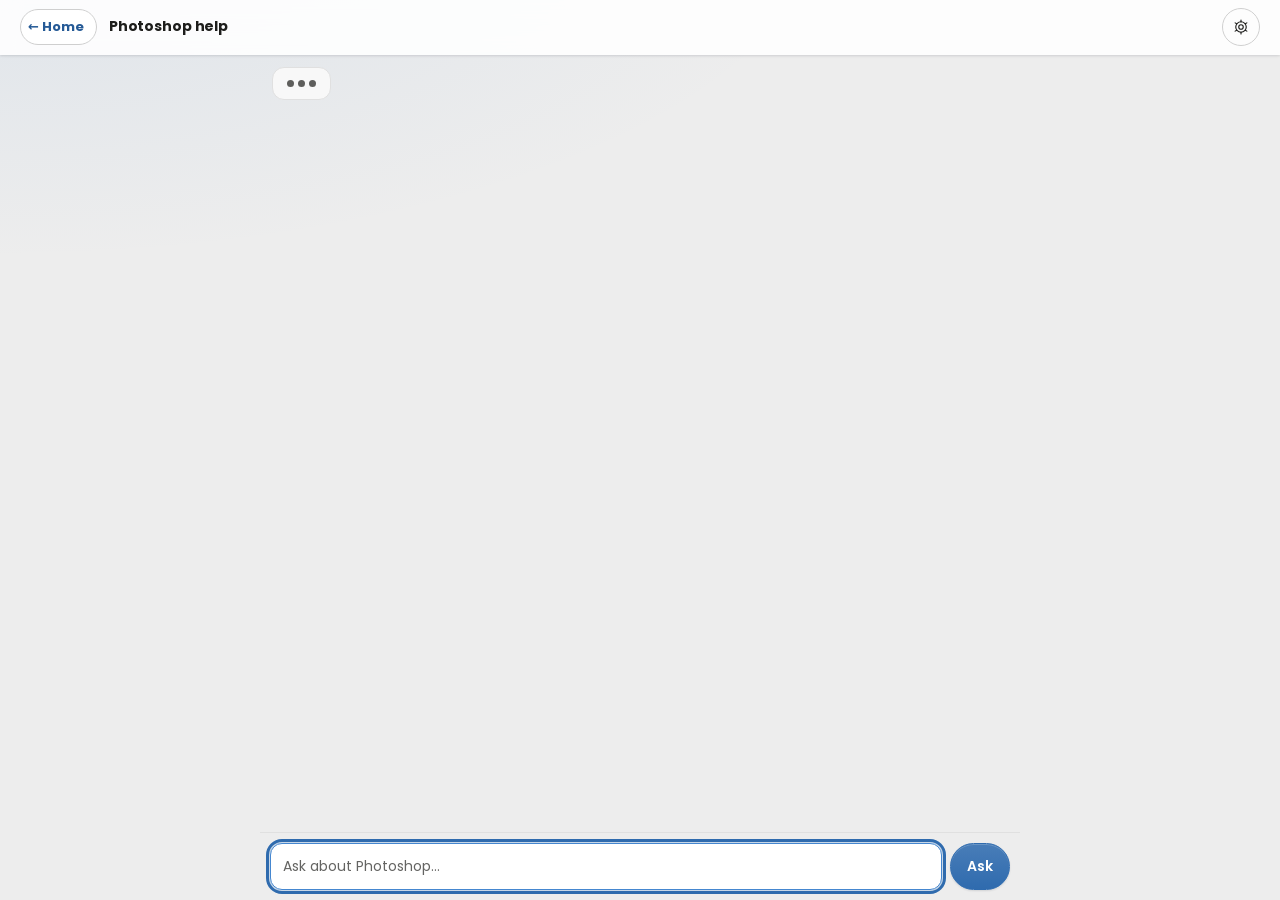
<file: help.html>
<!doctype html>
<html lang="en">
<head>
<meta charset="utf-8">
<link rel="icon" href="images/logo.svg" type="image/svg+xml">
<meta name="viewport" content="width=device-width, initial-scale=1">
<title>Photoshop help</title>
<link rel="stylesheet" href="style.css">
<link rel="stylesheet" href="look.css">
<script src="icons.js"></script>
<script>try{var _p=JSON.parse(localStorage.getItem("hub_prefs")||"{}");document.documentElement.dataset.look="new";if(_p.bg)document.documentElement.dataset.bg=_p.bg;if(_p.font)document.documentElement.dataset.font=_p.font;}catch(e){}</script>
<script src="config.js"></script>
<script src="settings.js"></script>
<script src="help-photoshop.js"></script>
<script src="helper.js"></script>
</head>
<!-- The Photoshop helper on a page of its own, narrow enough to sit in a
     browser window beside Photoshop. Nothing on it needs a server or a
     sign-in, so it works in offline mode and on a machine nobody has
     signed into. -->
<body class="hp-page">
<div class="topbar">
  <a class="home" href="index.html">&larr; Home</a>
  <span class="sep">/</span>
  <div class="title">Photoshop help</div>
  <button class="btn-ghost iconbtn no-print" id="setBtn" title="Settings">&#9881;&#65038;</button>
</div>
<main class="hp-pagebody" id="chat"></main>
<script>
window.hubHelper.mount(document.getElementById("chat"), window.HELP_PHOTOSHOP).focus();
if (window.initSettings) initSettings(document.getElementById("setBtn"));
</script>
</body>
</html>
</file>
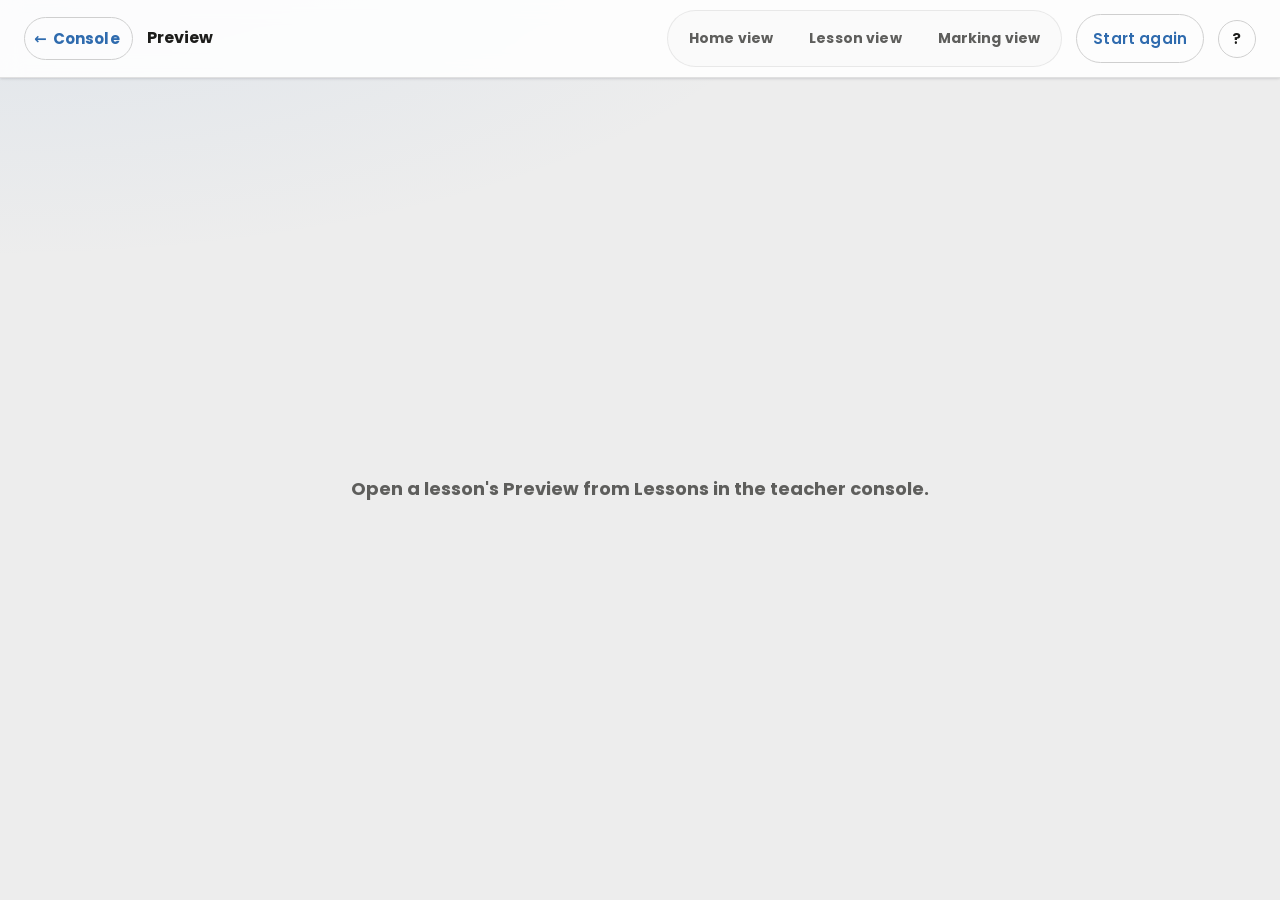
<file: lessonpreview.html>
<!DOCTYPE html>
<html lang="en-GB">
<head>
<meta charset="utf-8">
<link rel="icon" href="images/logo.svg" type="image/svg+xml">
<link rel="icon" href="images/logo-32.png" type="image/png" sizes="32x32">
<link rel="apple-touch-icon" href="images/logo-180.png">
<meta name="viewport" content="width=device-width, initial-scale=1">
<title>Preview</title>
<script>try{var _p=JSON.parse(localStorage.getItem("hub_prefs")||"{}");document.documentElement.dataset.look="new";if(_p.bg)document.documentElement.dataset.bg=_p.bg;if(_p.font)document.documentElement.dataset.font=_p.font;}catch(e){}</script>
<link rel="stylesheet" href="style.css">
<link rel="stylesheet" href="look.css">
<script src="icons.js"></script>
<script src="config.js"></script>
<script src="teacher.js"></script>
<script src="lessonfile.js"></script>
</head>
<body class="lpvpage">

<div class="homebar lpv-bar" data-console-back>
  <div class="title" id="pvTitle">Preview</div>
  <div class="subtabs worktabs lpv-tabs" id="pvTabs">
    <button data-tab="home">Home view</button>
    <button data-tab="lesson">Lesson view</button>
    <button data-tab="mark">Marking view</button>
  </div>
  <select id="pvVersion" title="Which version to preview" hidden></select>
  <button class="btn-ghost" id="pvReset" title="Clear the pretend student's work and your feedback">Start again</button>
  <button class="btn-ghost iconbtn" id="pvHelp" title="What is this page?" aria-label="What is this page?">?</button>
</div>

<div class="lpv-stage" id="pvStage">
  <div class="loading lpv-wait" id="pvWait">
    <div class="load-dots"><span></span><span></span><span></span></div>
    <p class="loadmsg" id="pvWaitMsg">Getting the lesson ready</p>
  </div>
</div>

<div class="modal-back" id="mBack" hidden><div class="modal" id="mBox"></div></div>

<script>
/* A lesson as a student meets it, and as a teacher marks it, without a real
   student or a real class anywhere near it.

   Not to be confused with preview.html, which is the builder's live preview
   of one lesson page. This one runs three of the site's real pages side by
   side, each in a frame of its own:

     Home view     index.html, signed in as a pretend student who has been
                   given this one lesson and nothing else
     Lesson view   lesson.html, as that student
     Marking view  work.html, View Work for a class of one

   They are the real pages, not copies of them, so what is shown is exactly
   what a class would see, and nothing here has to be kept in step with them.

   What makes that safe is config.js. Every page loads it first, and inside a
   frame of this page it calls hubSandbox.enter() below, which gives the page
   storage of its own and answers its calls to the server from here. So:

   - The pretend student's work never goes near the database, and a real
     student's work left in this browser is never read or overwritten.
   - The pretend server below holds one student's work, feedback and mark, so
     feedback written in the Marking view is what the Home and Lesson views
     show when they are next opened, which is the whole point of the page.
   - Everything is held in this tab and goes when it is closed.

   Only the lesson itself is real. It is fetched once, with the teacher's own
   sign-in, from the database (or from the lessons folder when offline), and
   handed to the frames whenever they ask for it. */
"use strict";
const $ = (id) => document.getElementById(id);
const el = (tag, cls, text) => { const e = document.createElement(tag); if (cls) e.className = cls; if (text !== undefined) e.textContent = text; return e; };

const OFFLINE = !!(window.HUB && window.HUB.OFFLINE);
const API = (window.HUB && window.HUB.API) || "";
/* The address the frames believe the server is at. The real one where there
   is one, so pictures in a lesson, which are fetched by an <img> and not by
   anything this page can answer, still arrive. Every call a frame makes to
   it by fetch is answered here, and never reaches it. Offline there is no
   server at all, so it is an address that cannot exist. */
const SERVER = (function(){
  const real = (window.HUB && window.HUB.API) || "";
  try{ return new URL(real || "https://preview.invalid").origin; }catch(e){ return "https://preview.invalid"; }
})();

const qs = new URLSearchParams(location.search);
const lessonId = qs.get("id") || "";
const STUDENT = { username: "example.student", name: "Example Student", group: "Preview class" };

/* ---------------- what the pretend server holds ----------------
   Kept as text, never as objects, so nothing a frame is handed is the same
   object another frame or this page is holding. A frame changing its copy
   would otherwise change everybody's. */
let lessonText = "";       // the lesson, as JSON
let meta = null;           // its catalogue row, for the home page's list
let unitRow = null, yearRow = null;
const work = new Map();    // lesson id -> { data, feedback, updated_at }
const results = new Map(); // lesson id -> the results row
/* Bumped by every write, so a frame can tell whether anything has changed
   since it was drawn. Kept apart by who wrote it: the Lesson view starting
   again because the student saved in it would throw away where they were. */
const changed = { student: 0, teacher: 0 };

function stamp(){ return new Date().toISOString().slice(0, 19).replace("T", " "); }

/* ---------------- storage for each frame ----------------
   One for the student and one for the teacher. The Home and Lesson views
   share the student's, as two tabs of one student's browser would: the work
   saved as they type is how a lesson opened from the home page finds it.
   work.html and the lesson page inside it share the teacher's, because that
   is how work.html hands the work to it. */
function memoryStorage(seed){
  const map = new Map(Object.entries(seed || {}));
  return {
    getItem(k){ k = String(k); return map.has(k) ? map.get(k) : null; },
    setItem(k, v){ map.set(String(k), String(v)); },
    removeItem(k){ map.delete(String(k)); },
    clear(){ map.clear(); },
    key(i){ const keys = Array.from(map.keys()); return i >= 0 && i < keys.length ? keys[i] : null; },
    get length(){ return map.size; }
  };
}
/* Only the display settings come across from the real browser, so the
   preview has the background and font the teacher has chosen. */
function realPrefs(){
  const out = {};
  try{ const p = localStorage.getItem("hub_prefs"); if (p) out.hub_prefs = p; }catch(e){}
  return out;
}
let stores = null;
function freshStores(){
  stores = {
    student: {
      local: memoryStorage(Object.assign(realPrefs(), {
        hub_token: "preview", hub_name: STUDENT.name, hub_group: STUDENT.group, hub_user: STUDENT.username
      })),
      session: memoryStorage()
    },
    teacher: {
      local: memoryStorage(realPrefs()),
      /* work.html only asks whether there is a sign-in; the pretend server
         takes anything. */
      session: memoryStorage({ hub_ttoken: "preview" })
    }
  };
}

/* ---------------- the pretend server ----------------
   Answers what the home page, the lesson page and View Work ask of the real
   one, in the same shapes. backend/api is what these are copied from; a page
   that starts asking for something new gets a plain refusal, said in the
   console, rather than a guess. */
function catalogueFor(role){
  const row = Object.assign({
    lesson_id: lessonId, unit: unitRow.name, position: 0, published: 1,
    title: meta.title, description: meta.description || "",
    assessment: meta.assessment ? 1 : 0, close_on: "", subunit: meta.subunit || "",
    point: "", version_of: "", version_name: "", version_note: "", version_code: ""
  });
  let l = {};
  try{ l = JSON.parse(lessonText); }catch(e){}
  row.practical = !!(l.assessment && l.practical);
  /* a rubric practical, saved as practice or as the graded rubric merged into it */
  row.practice = !!(row.practical && (l.practiceAssessment || l.marking === "rubric"));
  const out = { units: [unitRow], years: [yearRow], lessons: [row] };
  if (role === "teacher"){
    out.assignments = [{ lesson_id: lessonId, group_name: STUDENT.group, published: 1, release_at: "", close_on: "" }];
    out.points = [];
  }
  return out;
}
function workRow(id){ return work.get(id) || null; }
function route(role, method, path, q, b){
  const id = q.get("lesson") || "";
  if (method === "GET"){
    if (path === "/api/catalog"){
      if (id) return id === lessonId ? [200, { lesson: JSON.parse(lessonText) }] : [404, { error: "No such lesson." }];
      return [200, catalogueFor(role)];
    }
    if (path === "/api/release"){
      if (q.get("all") === "1") return [200, { rows: [] }];
      /* Every page open, as though the teacher had opened the lot from
         Manage. A class nobody has managed yet starts with the pages after
         the first task shut, and the summary with them, so the pretend
         student could never finish and the feedback on the summary could
         never be seen. */
      return [200, { locks: [], released: 9999, managed: true, lessonLocked: false, markingLocked: false }];
    }
    if (path === "/api/work"){
      if (q.get("done") === "1"){
        const done = [];
        work.forEach((w, k) => { try{ if (JSON.parse(w.data).__done) done.push(k); }catch(e){} });
        return [200, { done }];
      }
      if (q.get("feedback") === "1"){
        const feedback = [];
        work.forEach((w, k) => {
          if (w.feedback && k !== "__practice_sandbox")
            feedback.push({ lesson_id: k, feedback: w.feedback, updated_at: w.updated_at });
        });
        return [200, { feedback }];
      }
      const w = workRow(id);
      return [200, w ? { data: JSON.parse(w.data), feedback: w.feedback || "", updatedAt: w.updated_at }
                     : { data: null, feedback: "" }];
    }
    if (path === "/api/results"){
      const rows = [];
      results.forEach((r, k) => rows.push({ lesson_id: k, score: r.score, out_of: r.out_of,
        strength: r.strength, target: r.target, grade: r.grade, kind: r.kind, updated_at: r.updated_at }));
      return [200, { results: rows }];
    }
    if (path === "/api/teacher/students")
      return [200, { students: [{ id: 1, username: STUDENT.username, display_name: STUDENT.name, pw_set: 1, reset_req: "" }] }];
    if (path === "/api/teacher/work"){
      const w = workRow(id);
      return [200, { rows: w ? [{ group_name: STUDENT.group, display_name: STUDENT.name, username: STUDENT.username,
                                   data: JSON.parse(w.data), feedback: w.feedback || "", updated_at: w.updated_at }] : [] }];
    }
    if (path === "/api/teacher/results"){
      const r = results.get(id);
      return [200, { rows: r ? [Object.assign({ group_name: STUDENT.group, display_name: STUDENT.name }, r)] : [] }];
    }
    if (path === "/api/teacher/teachers") return [200, { teachers: [] }];
  }
  if (method === "POST"){
    if (path === "/api/login")
      return [200, { token: "preview", name: STUDENT.name, group: STUDENT.group }];
    if (path === "/api/submit"){
      const lesson = String(b.lesson || "");
      if (!lesson || !b.data || typeof b.data !== "object") return [400, { error: "Nothing to hand in." }];
      const had = workRow(lesson) || {};
      work.set(lesson, { data: JSON.stringify(b.data), feedback: had.feedback || "", updated_at: stamp() });
      changed.student++;
      return [200, { ok: true }];
    }
    if (path === "/api/assessment"){
      const lesson = String(b.lesson || "");
      const had = results.get(lesson) || {};
      results.set(lesson, {
        score: parseInt(b.score, 10) || 0, out_of: parseInt(b.outOf, 10) || 1,
        breakdown: JSON.stringify(b.breakdown || {}),
        strength: String(b.strength || ""), target: String(b.target || ""),
        seconds: parseInt(b.seconds, 10) || 0, kind: b.kind === "exam" ? "exam" : "",
        overrides: had.overrides || "", grade: had.grade || "", updated_at: stamp()
      });
      changed.student++;
      return [200, { ok: true }];
    }
    if (path === "/api/teacher/feedback"){
      const lesson = String(b.lesson || "");
      const note = { strength: String(b.strength || ""), target: String(b.target || ""),
                     comment: String(b.text || b.comment || "") };
      if (b.ticks && typeof b.ticks === "object" && Object.keys(b.ticks).length) note.ticks = b.ticks;
      const had = workRow(lesson) || { data: "{}" };
      work.set(lesson, { data: had.data, feedback: JSON.stringify(note), updated_at: stamp() });
      changed.teacher++;
      return [200, { ok: true }];
    }
    if (path === "/api/teacher/set-mark"){
      const lesson = String(b.lesson || "");
      const had = results.get(lesson) || { breakdown: "", seconds: 0, kind: "", strength: "", target: "" };
      const score = Math.max(0, parseInt(b.score, 10) || 0);
      const outOf = Math.max(1, parseInt(b.outOf, 10) || 1);
      const grade = String(b.grade || "");
      /* As the server does: a Strength or Target left empty here keeps the
         one already there. */
      results.set(lesson, Object.assign({}, had, {
        score: score, out_of: outOf, grade: grade, overrides: JSON.stringify(b.overrides || {}),
        strength: b.strength ? String(b.strength) : had.strength,
        target: b.target ? String(b.target) : had.target,
        updated_at: stamp()
      }));
      changed.teacher++;
      return [200, { ok: true, score: score, outOf: outOf, grade: grade }];
    }
  }
  console.info("Preview: nothing answers " + method + " " + path + " here.");
  return [404, { error: "That is not part of the preview." }];
}

/* ---------------- the frames ----------------
   Made the first time their tab is opened, and kept after that, so moving
   between tabs does not lose a student's place or a half written Strength. */
const START = {
  home:   () => "index.html",
  lesson: () => "lesson.html?id=" + encodeURIComponent(lessonId),
  mark:   () => "work.html?lesson=" + encodeURIComponent(lessonId) + "&group=" + encodeURIComponent(STUDENT.group)
};
const ROLE = { home: "student", lesson: "student", mark: "teacher" };
const frames = {};
let current = "";

function makeFrame(tab, src){
  const f = document.createElement("iframe");
  f.className = "lpv-frame";
  f.dataset.tab = tab;
  f.title = { home: "The student's home page", lesson: "The lesson, as the student sees it",
              mark: "View Work, as you see it" }[tab];
  f.setAttribute("allow", "fullscreen");
  f.src = src || START[tab]();
  $("pvStage").appendChild(f);
  frames[tab] = f;
  return f;
}
/* The top frame of this page that a window is in: itself, or the frame
   holding it, for the lesson page inside View Work. */
function frameOf(win){
  let w = win;
  try{ while (w.parent && w.parent !== window && w.parent !== w) w = w.parent; }catch(e){ return null; }
  return w.parent === window ? w.frameElement : null;
}

window.hubSandbox = {
  enter(win){
    const frame = frameOf(win);
    if (!frame || !frame.dataset.tab) return;
    const tab = frame.dataset.tab;
    const role = frame.dataset.role || ROLE[tab];
    const box = stores[role];
    try{
      Object.defineProperty(win, "localStorage", { value: box.local, configurable: true });
      Object.defineProperty(win, "sessionStorage", { value: box.session, configurable: true });
    }catch(e){ console.error("Preview could not give the page storage of its own.", e); }

    const realFetch = win.fetch.bind(win);
    win.fetch = function(input, init){
      init = init || {};
      let url = null;
      try{ url = new URL((input && typeof input === "object" && input.url) ? input.url : String(input), win.location.href); }catch(e){}
      if (!url || url.origin !== SERVER) return realFetch(input, init);
      const method = String(init.method || "GET").toUpperCase();
      let body = {};
      try{ if (init.body) body = JSON.parse(init.body); }catch(e){}
      let answer;
      try{ answer = route(role, method, url.pathname, url.searchParams, body || {}); }
      catch(e){ console.error(e); answer = [500, { error: "The preview could not answer that." }]; }
      return Promise.resolve(new win.Response(JSON.stringify(answer[1]),
        { status: answer[0], headers: { "Content-Type": "application/json" } }));
    };
    win.HUB.OFFLINE = false;
    win.HUB.API = SERVER;

    /* Leaving with unsaved work asks the browser to check first. Here the
       work is in this tab whatever happens, and the question would come up
       every time a tab is switched to and starts again. */
    const realAdd = win.addEventListener.bind(win);
    win.addEventListener = function(type){
      if (type === "beforeunload") return;
      return realAdd.apply(null, arguments);
    };
    /* View Work's PDF button opens a tab of its own. That tab would be
       outside the preview and read whatever the real browser holds, so it is
       opened over the frames here instead, as the same person. */
    const realOpen = win.open ? win.open.bind(win) : null;
    win.open = function(url, name, features){
      let u = null;
      try{ u = new URL(String(url || ""), win.location.href); }catch(e){}
      if (u && u.origin === location.origin){ overlay(u.pathname.split("/").pop() + u.search + u.hash, role); return null; }
      return realOpen ? realOpen(url, name, features) : null;
    };

    if (tab === "over" && win === frame.contentWindow){
      win.close = closeOverlay;
      const page = win.location.pathname.split("/").pop();
      if (page === "admin.html" || page === "author.html") setTimeout(closeOverlay, 0);
    }
    if (win !== frame.contentWindow || tab === "over") return;
    frame.dataset.seen = JSON.stringify(changed);
    /* The pages link to each other, and in the preview each lives on its
       own tab. A lesson opened from the home page opens in the Lesson view,
       and the lesson's way back home goes to the Home view, so each tab
       keeps the page its name promises. The builder and the console are
       not part of the preview at all. */
    const page = win.location.pathname.split("/").pop();
    const there = page + win.location.search;
    setTimeout(() => {
      if (tab === "home" && page === "lesson.html"){
        if (frames.lesson) frames.lesson.src = there; else makeFrame("lesson", there);
        frame.src = START.home();
        show("lesson", true);
      } else if (tab === "lesson" && page === "index.html"){
        frame.src = START.lesson();
        show("home");
      } else if (page === "admin.html" || page === "author.html"){
        frame.src = START[tab]();
      }
    }, 0);
  }
};

/* A page asked for a tab of its own. Shown over the frames. The PDF view
   has a Close of its own, which closes the tab it thinks it is in and then
   goes to the console; both of those close this instead (see enter), and
   any of the three tabs in the bar closes it too. */
function overlay(src, role){
  closeOverlay();
  const back = el("div","lpv-over");
  const f = document.createElement("iframe");
  f.className = "lpv-overframe";
  f.dataset.tab = "over";
  f.dataset.role = role;
  f.src = src;
  back.appendChild(f);
  $("pvStage").appendChild(back);
}
function closeOverlay(){ document.querySelectorAll(".lpv-over").forEach(n => n.remove()); }

/* Work in a lesson is saved to the browser as the student types and reaches
   the teacher when they press Save work or Finish. In the preview the person
   who typed it is the one now looking at it, and an empty View Work after
   ten minutes of trying the lesson out reads as broken, so what the student
   has typed is carried across before the Marking view opens, as though they
   had just pressed Save work. */
function carryWorkAcross(){
  const typed = stores.student.local.getItem("hub_work_" + lessonId);
  if (!typed) return;
  const had = workRow(lessonId);
  if (had && had.data === typed) return;
  work.set(lessonId, { data: typed, feedback: had ? had.feedback : "", updated_at: stamp() });
  changed.student++;
}

function stale(frame, since){
  let seen = {};
  try{ seen = JSON.parse(frame.dataset.seen || "{}"); }catch(e){}
  return since.some(k => (seen[k] || 0) !== changed[k]);
}
function reload(frame){ try{ frame.contentWindow.location.reload(); }catch(e){ frame.src = frame.src; } }

/* Opening a tab brings it up to date with whatever the other two have done.
   The home page is cheap to draw again and always is. The lesson starts
   again only when the teacher has written something it would show, and the
   marking screen only when the student has done something new: starting
   either of them again otherwise would lose a place for nothing.
   `fresh` is a page that has just been sent there and is loading already. */
function show(tab, fresh){
  closeOverlay();
  if (tab === "mark") carryWorkAcross();
  const f = frames[tab];
  if (!f) makeFrame(tab);
  else if (!fresh){
    if (tab === "home" && current !== "home") reload(f);
    else if (tab === "lesson" && stale(f, ["teacher"])) reload(f);
    else if (tab === "mark" && stale(f, ["student"])) reload(f);
  }
  current = tab;
  Object.keys(frames).forEach(k => frames[k].classList.toggle("on", k === tab));
  document.querySelectorAll("#pvTabs button").forEach(b => b.classList.toggle("on", b.dataset.tab === tab));
  try{ sessionStorage.setItem("hub_pv_tab", tab); }catch(e){}
}
document.querySelectorAll("#pvTabs button").forEach(b =>
  b.addEventListener("click", () => show(b.dataset.tab)));

$("pvReset").addEventListener("click", () => {
  work.clear(); results.clear();
  changed.student++; changed.teacher++;
  freshStores();
  closeOverlay();
  Object.keys(frames).forEach(k => { frames[k].remove(); delete frames[k]; });
  show(current || "home");
});

/* ---------------- the pop-up ---------------- */
/* Everything but the closing buttons goes into a part that scrolls on its
   own. Without it a short window clips the words under Okay, with no way to
   reach them. */
function scrollBody(box){
  if (!box || box.querySelector(".modal-scroll")) return;
  const middle = Array.from(box.children).filter(n =>
    !n.classList.contains("modal-x") &&
    !n.classList.contains("modal-cta") &&
    !n.classList.contains("modal-stay"));
  if (middle.length < 2) return;
  const scroller = el("div","modal-scroll");
  box.insertBefore(scroller, middle[0]);
  middle.forEach(n => scroller.appendChild(n));
}
function openModal(build){
  const box = $("mBox");
  box.className = "modal";
  box.innerHTML = "";
  build(box);
  scrollBody(box);
  $("mBack").hidden = false;
}
function closeModal(){ $("mBack").hidden = true; }

/* ---------------- what this page is ----------------
   Shown by itself the first time a teacher opens any preview, and from the
   question mark after that. Remembered in the real browser rather than per
   lesson: it says what the page is, which is the same for every lesson.
   Only Okay counts as having read it, so it has no cross to slip past. */
const INTRO_SEEN = "hub_pv_intro";
function explain(){
  openModal(box => {
    box.appendChild(el("h2","","What is this page?"));
    box.appendChild(el("p","modal-text",
      "It shows this lesson exactly as a student sees it, using a pretend student called " +
      STUDENT.name + "."));
    const list = el("ul","modal-steps lpv-intro-list");
    [ ["Home view", "their home page, with this lesson on it."],
      ["Lesson view", "the lesson itself. Try it as they would."],
      ["Marking view", "View Work, where you give feedback. Switch back to see how it reaches them."]
    ].forEach(([name, what]) => {
      const li = el("li");
      li.appendChild(el("b","", name));
      li.appendChild(document.createTextNode(": " + what));
      list.appendChild(li);
    });
    box.appendChild(list);
    box.appendChild(el("p","modal-text",
      "Nothing here reaches a class, and it is cleared when you close this tab."));
    const ok = el("button","btn-primary modal-cta","Okay");
    ok.addEventListener("click", () => {
      try{ localStorage.setItem(INTRO_SEEN, "1"); }catch(e){}
      closeModal();
    });
    box.appendChild(ok);
  });
}
$("pvHelp").addEventListener("click", explain);
function explainFirstTime(){
  let seen = false;
  try{ seen = localStorage.getItem(INTRO_SEEN) === "1"; }catch(e){}
  if (!seen) explain();
}

/* ---------------- getting the lesson ---------------- */
function waitSay(text, dots){
  $("pvWait").hidden = false;
  $("pvWaitMsg").textContent = text;
  $("pvWait").querySelector(".load-dots").hidden = !dots;
}

/* The teacher's catalogue: which unit and year the lesson is filed in, for
   the home page's list, and the versions of it, for the picker in the bar. */
async function teacherCatalogue(){
  if (OFFLINE){
    const file = await window.lessonFile.load();
    return {
      units: file.units.map(u => ({ name: u.name, year: u.year })),
      years: [],
      lessons: file.lessons.map(l => ({
        lesson_id: l.id, title: l.title, description: l.description, unit: l.unit, year: l.year,
        assessment: l.assessment, version_of: l.versionOf, version_name: l.versionName
      }))
    };
  }
  const r = await fetch(API + "/api/catalog", { headers: window.teacherAuth.headers(), cache: "no-store" });
  if (window.teacherAuth.rejected(r.status)){ const e = new Error("signin"); e.signIn = true; throw e; }
  const d = await r.json();
  if (!r.ok) throw new Error(d.error || "Could not reach the lessons.");
  return d;
}
async function fetchLesson(){
  if (OFFLINE){
    const r = await fetch("lessons/" + encodeURIComponent(lessonId) + ".json", { cache: "no-store" });
    if (!r.ok) throw new Error("There is no lessons/" + lessonId + ".json.");
    return await r.text();
  }
  const r = await fetch(API + "/api/catalog?lesson=" + encodeURIComponent(lessonId),
                        { headers: window.teacherAuth.headers(), cache: "no-store" });
  const d = await r.json();
  if (!r.ok) throw new Error(d.error || "Could not open that lesson.");
  return JSON.stringify(d.lesson);
}

function versionPicker(cat){
  const all = cat.lessons || [];
  const root = (meta && meta.version_of) || lessonId;
  const family = all.filter(l => l.lesson_id === root).concat(all.filter(l => (l.version_of || "") === root));
  if (family.length < 2) return;
  const sel = $("pvVersion");
  family.forEach(l => {
    const o = document.createElement("option");
    o.value = l.lesson_id;
    o.textContent = l.version_of ? (l.version_name || "Version") : "The original";
    sel.appendChild(o);
  });
  sel.value = lessonId;
  sel.hidden = false;
  /* A different version is a different lesson, with nothing of this one's
     work in it, so it starts the whole page again. */
  sel.addEventListener("change", () => {
    location.replace("lessonpreview.html?id=" + encodeURIComponent(sel.value));
  });
}

/* Opened straight from a bookmark, or from a console whose sign-in has
   since run out. Asking is better than a page that says nothing. */
function askToSignIn(){
  waitSay("Sign in to preview this lesson.", false);
  openModal(box => window.teacherAuth.form(box, { close: closeModal, then: boot,
    why: "Sign in to preview this lesson." }));
}

async function boot(){
  if (!lessonId){ waitSay("Open a lesson's Preview from Lessons in the teacher console.", false); return; }
  if (!OFFLINE && !API){ waitSay("This copy of the site has no server address in config.js.", false); return; }
  if (!OFFLINE && !window.teacherAuth.have()){
    const kept = window.teacherAuth.kept();
    if (kept){ try{ sessionStorage.setItem("hub_ttoken", kept); }catch(e){} }
  }
  if (!OFFLINE && !window.teacherAuth.have()) return askToSignIn();
  waitSay("Getting the lesson ready", true);
  let cat;
  try{
    [cat, lessonText] = await Promise.all([teacherCatalogue(), fetchLesson()]);
  }catch(e){
    if (e.signIn){
      /* What it was holding was refused, so it is no use trying again */
      window.teacherAuth.forget();
      return askToSignIn();
    }
    waitSay(e.message === "Failed to fetch" ? "Could not reach the server." : e.message, false);
    return;
  }
  let lesson = {};
  try{ lesson = JSON.parse(lessonText); }catch(e){ waitSay("That lesson is damaged.", false); return; }
  meta = (cat.lessons || []).find(l => l.lesson_id === lessonId) ||
         { lesson_id: lessonId, title: lesson.title || lessonId, unit: "" };
  if (!meta.title) meta.title = lesson.title || lessonId;
  if (meta.assessment === undefined) meta.assessment = !!lesson.assessment;
  /* A lesson filed nowhere still has to sit under a heading on the home
     page, so it is given one. */
  const unitName = meta.unit || "Lessons";
  const unit = (cat.units || []).find(u => u.name === unitName) || { name: unitName, year: meta.year || "" };
  unitRow = { name: unit.name, year: unit.year || "", position: 0 };
  const year = (cat.years || []).find(y => y.name === unitRow.year);
  yearRow = { name: unitRow.year, position: 0, level: (year && year.level) || "KS3" };

  document.title = "Preview · " + meta.title;
  $("pvTitle").textContent = "Preview • " + meta.title;
  versionPicker(cat);
  freshStores();
  $("pvWait").hidden = true;
  let start = "home";
  try{ start = sessionStorage.getItem("hub_pv_tab") || "home"; }catch(e){}
  show(START[start] ? start : "home");
  /* Once the lesson is up, never over the sign-in or the dots. */
  explainFirstTime();
}
boot();
</script>
</body>
</html>
</file>
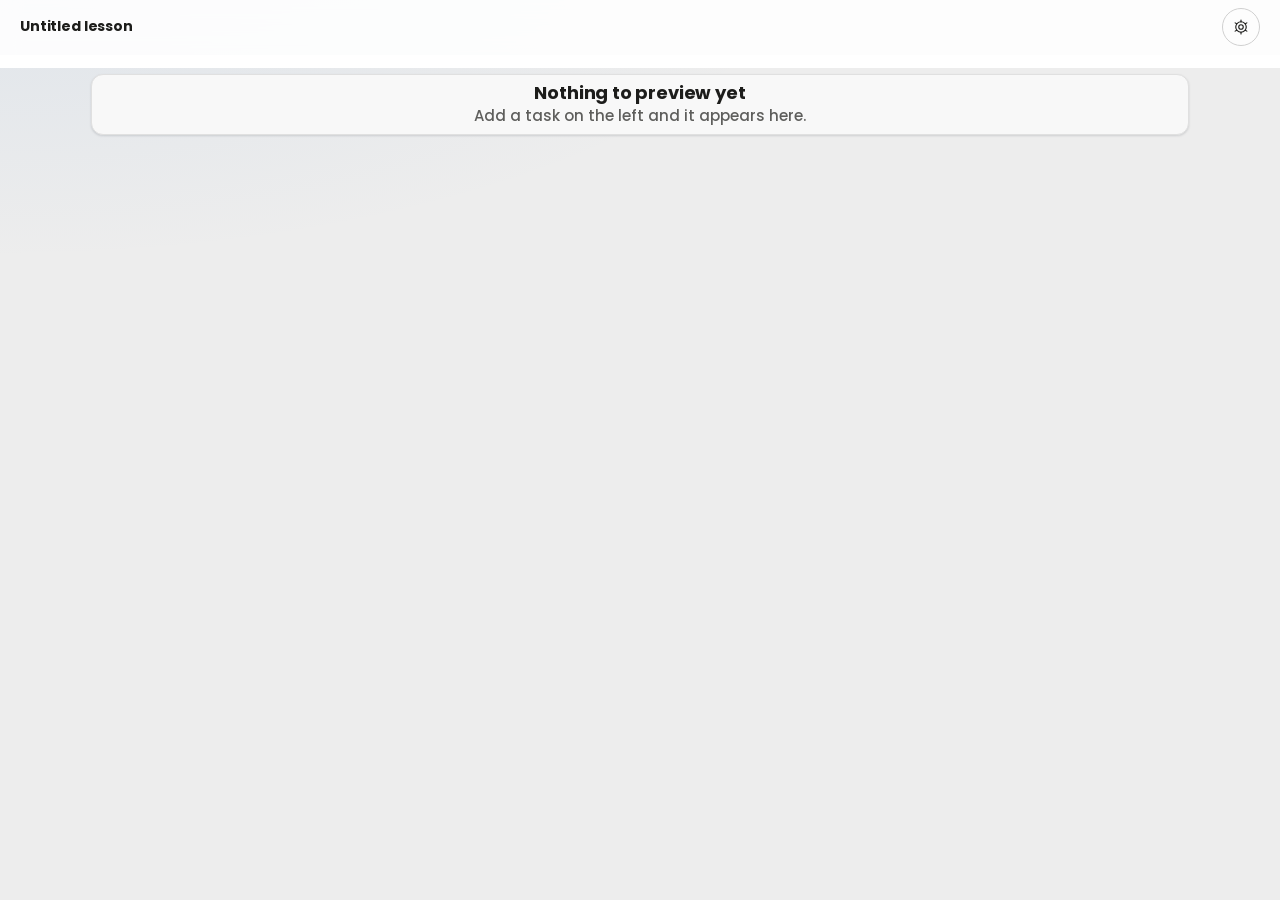
<file: preview.html>
<!DOCTYPE html>
<html lang="en-GB">
<head>
<meta charset="utf-8">
<link rel="icon" href="images/logo.svg" type="image/svg+xml">
<link rel="icon" href="images/logo-32.png" type="image/png" sizes="32x32">
<link rel="apple-touch-icon" href="images/logo-180.png">
<meta name="viewport" content="width=device-width, initial-scale=1">
<title>Lesson preview</title>
<script>try{var _p=JSON.parse(localStorage.getItem("hub_prefs")||"{}");document.documentElement.dataset.look="new";if(_p.bg)document.documentElement.dataset.bg=_p.bg;if(_p.font)document.documentElement.dataset.font=_p.font;}catch(e){}</script>
<link rel="stylesheet" href="style.css">
<link rel="stylesheet" href="look.css">
<script src="icons.js"></script>
<style>
  html, body{height:100%; overflow:hidden; margin:0}
  body{background:var(--bg)}
  .pv-frame{position:absolute; inset:0; width:100%; height:100%; border:0; display:block; background:var(--bg)}
  /* Laid out and drawn into while it waits, so scrolling it to the right place
     works, but not on screen until it has got there. */
  .pv-frame.coming{visibility:hidden}
</style>
</head>
<body>
<script>
/* The builder's live preview, the panel beside the builder, the full screen
   one and the one opened in its own tab, is this page with the lesson page
   inside it.

   It used to be the lesson page itself, reloaded on every change. That threw
   away everything done on it: the option picked, the quiz answered, the code
   typed, how far down the page the teacher had got. And for a moment it was
   blank. So a change is loaded into a second frame out of sight, handed what
   the first one had in it, scrolled to the same place, and only then swapped
   in. The teacher sees the page change and nothing else. */
const LESSON = "lesson.html?id=__preview&builder=1";
let shown = null;       // the frame on screen
let coming = null;      // the one being got ready behind it, if any
let carry = null;       // what the coming frame is to be handed
let giveUp = null;
let loadedFrom = null;  // the lesson the newest frame was started on
let focusLater = null;  // a task the builder picked while a frame was coming

function makeFrame(){
  const f = document.createElement("iframe");
  f.className = "pv-frame coming";
  f.title = "Lesson preview";
  f.src = LESSON + "&t=" + Date.now();
  return f;
}
/* What is on the page now. The lesson page answers this itself, because only
   it knows what each task holds; a frame still loading, or one that broke
   while drawing, has nothing worth keeping. */
function stateOf(frame){
  try{
    const w = frame && frame.contentWindow;
    return w && typeof w.hubPreviewState === "function" ? w.hubPreviewState() : null;
  }catch(e){ return null; }
}
function load(fresh, force){
  /* Inside the builder this is told twice about the same change: once by the
     builder itself and once by the storage event every other frame on the
     site gets when the lesson is written. Whichever arrives second finds the
     lesson it would load already loading, and stops there. The Refresh
     button forces it. */
  let now = null;
  try{ now = localStorage.getItem("hub_preview"); }catch(e){}
  if (!force && (shown || coming) && now === loadedFrom) return;
  loadedFrom = now;
  /* A second change before the last one has finished loading. The one on
     screen is still the one the teacher has been working in, so carry from
     that, not from the half-built frame being thrown away. */
  if (coming){ coming.remove(); coming = null; }
  carry = fresh ? null : stateOf(shown);
  coming = makeFrame();
  document.body.appendChild(coming);
  /* A lesson page that never says it is ready (an older copy cached, or one
     that stopped part way) is swapped in anyway once it has loaded, rather
     than leaving the preview stuck on the old version for ever. */
  const mine = coming;
  clearTimeout(giveUp);
  mine.addEventListener("load", () => {
    giveUp = setTimeout(() => { if (coming === mine) swap(); }, 2500);
  });
}
function swap(){
  if (!coming) return;
  clearTimeout(giveUp);
  const old = shown;
  shown = coming; coming = null; carry = null;
  shown.classList.remove("coming");
  if (old) old.remove();
  if (focusLater){ sendIn(focusLater); focusLater = null; }
  /* The builder used to hear the frame's own load event and point the new
     copy at the task being edited. This frame now loads once, so it is told
     here instead, every time a new copy goes on screen. */
  if (window.parent !== window){
    try{ window.parent.postMessage({ hubPreviewShown: true }, location.origin); }catch(e){}
  }
}
function sendIn(data){
  try{ shown.contentWindow.postMessage(data, location.origin); }catch(e){}
}
/* Asked by the lesson page in the coming frame as it is drawing, and only
   that one: the frame on screen asking would be a page handing its own work
   back to itself. */
window.hubPreviewTake = function(win){
  return (coming && coming.contentWindow === win) ? carry : null;
};
window.addEventListener("message", (e) => {
  if (e.origin !== location.origin || !e.data) return;
  const fromShown = shown && e.source === shown.contentWindow;
  const fromAbove = window.parent !== window && e.source === window.parent;
  if (e.data.hubPreviewReady){
    if (coming && e.source === coming.contentWindow) swap();
  } else if (e.data.hubPreviewRefresh && fromAbove){
    load(!!e.data.fresh, !!e.data.force);
  } else if (e.data.hubFocus && fromAbove){
    /* The builder pointing at a task. Passed down to the page on screen, and
       again to the next one if a copy is on its way in, which is the one
       that will have the task if it has only just been added. */
    if (shown) sendIn(e.data);
    if (coming) focusLater = e.data;
  } else if (e.data.hubPick && fromShown && window.parent !== window){
    /* A task clicked in the preview, passed up to be opened in the builder. */
    try{ window.parent.postMessage(e.data, location.origin); }catch(err){}
  }
});
/* A preview in a tab of its own, or full screen, follows the builder through
   localStorage, which raises an event in every other window of the site. The
   builder notes the moment it opened a different lesson or task, and that
   change starts again from the top rather than carrying one lesson's answers
   into another. */
let freshSeen = "";
try{ freshSeen = localStorage.getItem("hub_preview_fresh") || ""; }catch(e){}
window.addEventListener("storage", (e) => {
  if (e.key !== "hub_preview") return;
  let fresh = "";
  try{ fresh = localStorage.getItem("hub_preview_fresh") || ""; }catch(err){}
  load(fresh !== freshSeen, false);
  freshSeen = fresh;
});
load(true, true);
</script>
</body>
</html>
</file>
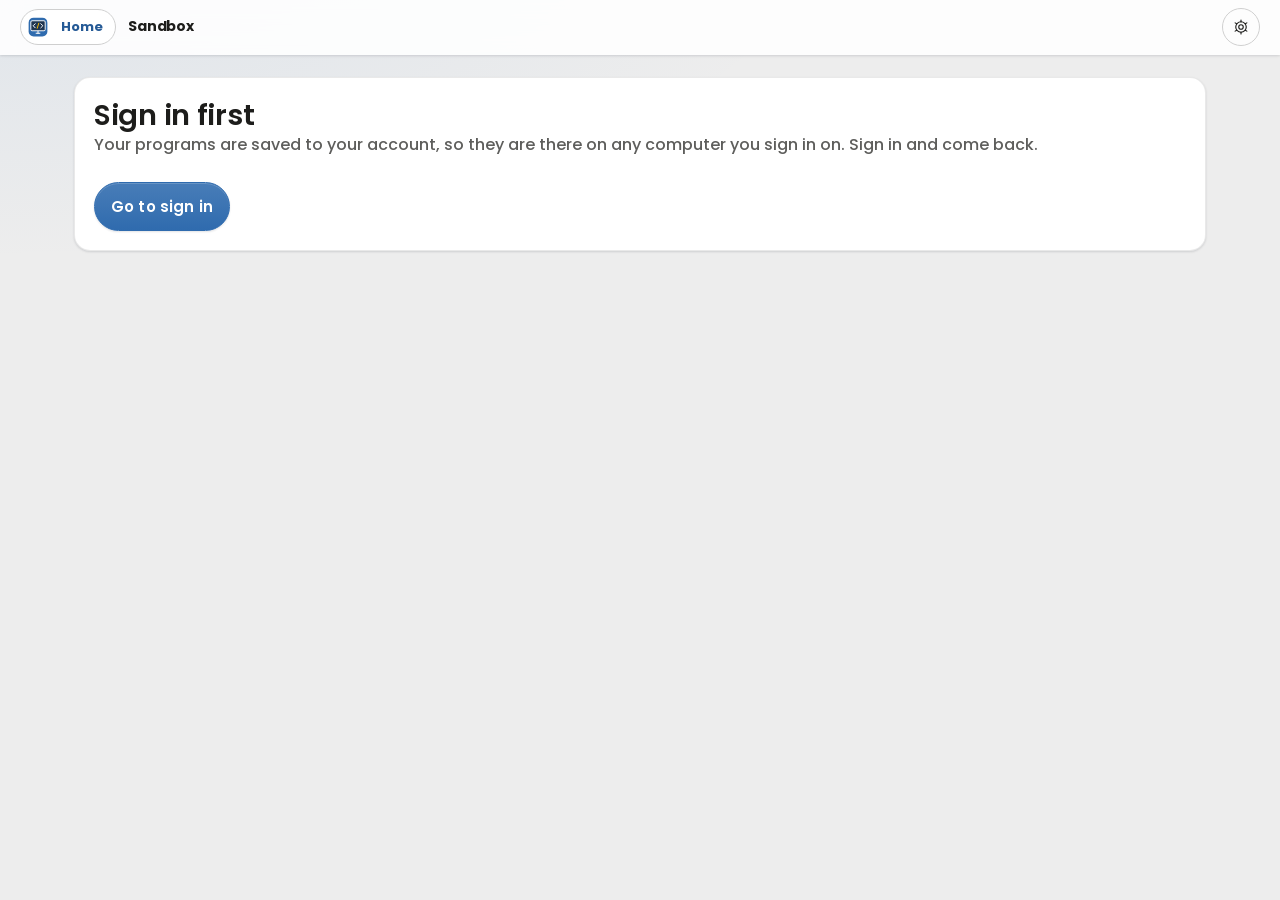
<file: sandbox.html>
<!doctype html>
<html lang="en">
<head>
<meta charset="utf-8">
<link rel="icon" href="images/logo.svg" type="image/svg+xml">
<link rel="icon" href="images/logo-32.png" type="image/png" sizes="32x32">
<link rel="apple-touch-icon" href="images/logo-180.png">
<meta name="viewport" content="width=device-width, initial-scale=1">
<title>Sandbox &middot; Computing Lesson Hub</title>
<link rel="stylesheet" href="style.css">
<link rel="stylesheet" href="look.css">
<script src="icons.js"></script>
<script>try{var _p=JSON.parse(localStorage.getItem("hub_prefs")||"{}");document.documentElement.dataset.look="new";if(_p.bg)document.documentElement.dataset.bg=_p.bg;if(_p.font)document.documentElement.dataset.font=_p.font;}catch(e){}</script>
<script src="config.js"></script>
<script src="pyhub.js"></script>
<script src="webhub.js"></script>
<script src="pyedit.js"></script>
<script src="teacher.js"></script>
<script src="practice.js"></script>
<script src="settings.js"></script>
</head>
<body>

<div class="topbar">
  <a class="home" id="backLink" href="index.html?tab=practice"><img class="homelogo" src="images/logo.svg" alt="" width="20" height="20"><span>Home</span></a>
  <span class="sep">/</span>
  <div class="title" id="crumb">Sandbox</div>
  <button class="sb-save" id="saveState" hidden></button>
  <button class="btn-ghost iconbtn" id="setBtn" title="Settings">&#9881;&#65038;</button>
</div>

<div class="sb-page">

  <!-- Nobody is signed in. The sandbox belongs to an account, so there is
       nothing to show and, more to the point, nothing of the last student's
       to show either. -->
  <section class="station" id="needIn" hidden>
    <h2 style="margin-top:0">Sign in first</h2>
    <p class="modal-text">Your programs are saved to your account, so they are
      there on any computer you sign in on. Sign in and come back.</p>
    <button class="btn-primary" id="goSignIn">Go to sign in</button>
  </section>

  <!-- what they have made so far -->
  <div id="listView" hidden>
    <div class="sb-top">
      <button class="btn-primary" id="newBtn">+ New program</button>
      <span class="sb-note" id="listCount"></span>
    </div>
    <div id="progList"></div>
    <p class="sb-note sb-foot">Nothing here is marked or handed in. It is yours to play with.</p>
  </div>

  <!-- one of them, open -->
  <div id="editView" hidden>
    <div class="sb-fb" id="progFb" hidden></div>
    <div id="holder"></div>
  </div>

</div>

<!-- which kind of program to start -->
<div class="modal-back" id="kindModal" hidden>
  <div class="modal" role="dialog" aria-modal="true">
    <button class="btn-ghost iconbtn modal-x" id="kindX" title="Close">&#10005;</button>
    <h2 style="margin-top:0">What kind of program?</h2>
    <div class="sb-kinds">
      <button class="sb-kind" id="kindPython">
        <span class="sb-kind-ico">&#9654;</span>
        <b>Python</b>
        <span>Write and run Python, with a console and turtle drawing. You can
          upload a text or CSV file for your program to read.</span>
      </button>
      <button class="sb-kind" id="kindWeb">
        <span class="sb-kind-ico">&#8249;&#8250;</span>
        <b>HTML, CSS and JavaScript</b>
        <span>Build a web page and watch it change as you type.</span>
      </button>
    </div>
    <button class="btn-ghost modal-stay" id="kindCancel">Cancel</button>
  </div>
</div>

<!-- renaming one -->
<div class="modal-back" id="nameModal" hidden>
  <div class="modal" role="dialog" aria-modal="true">
    <h2 style="margin-top:0">What should it be called?</h2>
    <div class="field"><label for="nameIn">Name</label><input type="text" id="nameIn" autocomplete="off"></div>
    <button class="btn-primary modal-cta" id="nameGo">Save the name</button>
    <button class="btn-ghost modal-stay" id="nameCancel">Cancel</button>
  </div>
</div>

<div class="modal-back" id="delModal" hidden>
  <div class="modal" role="dialog" aria-modal="true">
    <h2 style="margin-top:0">Delete this program?</h2>
    <p class="modal-text" id="delWhat"></p>
    <p class="subnote">This cannot be undone.</p>
    <button class="btn-primary modal-cta" id="delYes">Delete it</button>
    <button class="btn-ghost modal-stay" id="delNo">Keep it</button>
  </div>
</div>

<!-- another file beside main.py: made here, or brought in from their computer -->
<div class="modal-back" id="newFileModal" hidden>
  <div class="modal" role="dialog" aria-modal="true">
    <button class="btn-ghost iconbtn modal-x" id="nfX" title="Close">&#10005;</button>
    <h2 style="margin-top:0">Add a file</h2>
    <!-- Everything but the cross and the buttons scrolls, or on a phone the
         upload half of this is below the bottom of the pop-up with no way to
         reach it. -->
    <div class="modal-scroll">
      <div class="sb-kinds sb-kinds-row">
        <button class="sb-kind sb-kind-small" id="nfPy">
          <b>.py</b>
          <span>More Python, to import from your program.</span>
        </button>
        <button class="sb-kind sb-kind-small" id="nfTxt">
          <b>.txt</b>
          <span>Writing, for your program to read with open().</span>
        </button>
        <button class="sb-kind sb-kind-small" id="nfCsv">
          <b>.csv</b>
          <span>A table of data, for your program to read.</span>
        </button>
      </div>
      <div class="field"><label for="nfName">What should it be called?</label>
        <input type="text" id="nfName" autocomplete="off" spellcheck="false"></div>
      <p class="err" id="nfMsg" role="alert"></p>
      <button class="btn-primary" id="nfGo">Make the file</button>

      <div class="sb-drop" id="nfDrop">
        <b>Or upload one</b>
        <span>Drag a .py, .txt or .csv file here</span>
        <button class="btn-ghost" id="nfBrowse">Browse my computer</button>
      </div>
    </div>
    <button class="btn-ghost modal-stay" id="nfCancel">Cancel</button>
  </div>
</div>

<script>
const $ = (id) => document.getElementById(id);
const OFFLINE = !!(window.HUB && window.HUB.OFFLINE);
const store = window.practice.sandbox;
const MAX = store.MAX_PROGRAMS;

/* ---------- a teacher looking at somebody else's programs ----------
   The same page, with nothing that writes. The work viewer puts the student's
   programs in localStorage and opens this in its frame, the way it opens
   lesson.html to show a lesson's work, so a teacher reads a program in the
   editor it was written in and can run it to see what it does.

   Nothing here saves: `changed()` returns before it reaches the store, and
   the buttons that make, rename or delete a program are not drawn. */
const VIEW = new URLSearchParams(location.search).get("view") !== null;
const EMBED = new URLSearchParams(location.search).get("embed") !== null;

/* ---------- a teacher's own sandbox ----------
   The console's Practice tab opens this with ?teacher=1. It is the same page
   a student has, writing to a sandbox of the teacher's own, filed under the
   initials picked on the way into the console. `?view` wins if both are
   given, because a page that only reads can never write to the wrong place. */
const MINE_AS_TEACHER = !VIEW && new URLSearchParams(location.search).get("teacher") !== null;
function teacherInitials(){
  try{ return localStorage.getItem("hub_me") || ""; }catch(e){ return ""; }
}
if (MINE_AS_TEACHER) store.useTeacher(teacherInitials());
/* Where the back link and the sandbox's own address go, which differ for a
   teacher: their way home is the console, not a student's home page. */
const HOME = MINE_AS_TEACHER ? "admin.html" : "index.html?tab=practice";
const HERE = MINE_AS_TEACHER ? "sandbox.html?teacher=1" : "sandbox.html";
const hereWith = (extra) => HERE + (HERE.indexOf("?") >= 0 ? "&" : "?") + extra;
let viewing = null;         // { name, username, programs, notes }
let notes = {};             // program id -> what the teacher wrote

function el(tag, cls, text){
  const e = document.createElement(tag);
  if (cls) e.className = cls;
  if (text !== undefined) e.textContent = text;
  return e;
}
/* wiring a button that isn't there should not stop the rest of the page */
function on(id, ev, fn){
  const e = document.getElementById(id);
  if (!e){ console.warn("Nothing on the page with id:", id); return; }
  e.addEventListener(ev, fn);
}

/* What a new program opens with. A web page starts with something to press
   Run on, because an empty page shows nothing at all. A Python program
   starts empty: the line that used to be there was deleted first thing by
   almost everyone, so it was one more thing to clear before starting. */
const STARTERS = {
  python: '',
  html: '<h1>My page</h1>\n<p>Change this and press Run.</p>\n',
  css: 'h1 {\n  color: teal;\n}\n',
  js: ''
};

let programs = [];
let openId = "";          // "" means the list is showing

/* ---------- saying whether it is saved ----------
   A pill in the top bar. Green once the server has everything, grey while it
   has not: pressing the grey one sends it now rather than waiting for the
   pause that normally does. */
function paintSave(){
  const btn = $("saveState");
  if (!btn) return;
  /* Nothing a teacher does here is saved, so a pill saying it was would be a
     lie about somebody else's work. */
  if (VIEW){ btn.hidden = true; return; }
  btn.hidden = false;
  if (OFFLINE){
    btn.dataset.state = "local";
    btn.textContent = "Kept on this computer";
    btn.disabled = true;
    btn.title = "";
    return;
  }
  const waiting = store.waiting();
  btn.dataset.state = waiting ? (store.stuck() ? "stuck" : "saving") : "saved";
  btn.textContent = waiting
    ? (store.stuck() ? "Not saved yet, still trying" : "Saving…")
    : "Saved ✓";
  btn.disabled = !waiting;
  btn.title = waiting ? "Press to save it now" : "";
}
store.onState = paintSave;
on("saveState", "click", () => { store.flush(); paintSave(); });

/* Nothing stays only in this browser for long, but "long" is up to ten
   seconds, and a child who closes the tab inside those ten seconds would lose
   what they last typed. */
window.addEventListener("beforeunload", (e) => {
  if (VIEW || OFFLINE || !store.waiting()) return;
  e.preventDefault();
  e.returnValue = "";       // older browsers want this one instead
});

/* Anything changed on the page. `now` for the changes worth not losing to a
   closed tab: a new program, a rename, a delete, a file uploaded. Typing
   waits for the pause the store leaves, so a lesson is not hundreds of
   writes. */
function changed(p, now){
  /* A teacher can type in the box to try something out. It belongs to the
     student and is never written back. */
  if (VIEW) return;
  if (p) p.updated = Date.now();
  store.keep(programs, now);
  paintSave();
}

/* ---------- the list ---------- */
const KINDS = {
  python: { icon:"▶", label:"Python" },
  web:    { icon:"‹›", label:"HTML, CSS and JavaScript" }
};

/* Thousands with a comma in them. Twenty thousand characters is a number a
   child has to stop and count the noughts in when it is written 20000. */
function count(n){ return Number(n).toLocaleString("en-GB"); }

/* Last changed in words read at a glance, rather than a date to work out. */
function when(ms){
  if (!ms) return "Not saved yet";
  const days = Math.floor((Date.now() - ms) / 86400000);
  if (days <= 0) return "changed today";
  if (days === 1) return "changed yesterday";
  if (days < 7) return "changed " + days + " days ago";
  return "changed " + new Date(ms).toLocaleDateString("en-GB");
}

function paintList(){
  const box = $("progList");
  box.innerHTML = "";
  $("newBtn").hidden = VIEW;
  $("newBtn").disabled = programs.length >= MAX;
  $("listCount").textContent = VIEW
    ? (programs.length === 1 ? "1 program" : programs.length + " programs")
    : (programs.length >= MAX
        ? "That is all " + MAX + ". Delete one you have finished with to start another."
        : programs.length + " of " + MAX + " used");

  if (!programs.length){
    box.appendChild(el("p","hint", VIEW
      ? (viewing && viewing.name ? viewing.name + " has not written any programs yet."
                                 : "No programs here yet.")
      : "Nothing here yet. Press New program to start one."));
    return;
  }
  const wrap = el("div","lessons");
  programs.forEach(p => {
    const kind = KINDS[p.kind] || KINDS.python;
    const row = el("div","lessonCard sb-card");

    const open = el("button","sb-open");
    open.type = "button";
    const icon = el("span","num pracIcon", kind.icon);
    icon.setAttribute("aria-hidden","true");
    open.appendChild(icon);
    const body = el("span","body");
    body.appendChild(el("b","", p.name || "Program"));
    body.appendChild(el("span","", kind.label + " · " + when(p.updated)));
    /* Something to see from the list, so a note is not hidden behind opening
       every program in turn to find out which one it was about. */
    if (notes[p.id])
      body.appendChild(el("span","sb-fbchip", VIEW ? "Feedback given"
                                                   : "Your teacher has written something"));
    open.appendChild(body);
    open.addEventListener("click", () => openProgram(p.id));
    row.appendChild(open);

    if (!VIEW){
      const rename = el("button","sb-icon","✎︎");
      rename.type = "button";
      rename.title = "Rename " + (p.name || "this program");
      rename.setAttribute("aria-label", rename.title);
      rename.addEventListener("click", () => askRename(p));
      row.appendChild(rename);

      const del = el("button","sb-icon sb-bin","🗑︎");
      del.type = "button";
      del.title = "Delete " + (p.name || "this program");
      del.setAttribute("aria-label", del.title);
      del.addEventListener("click", () => askDelete(p));
      row.appendChild(del);
    }

    wrap.appendChild(row);
  });
  box.appendChild(wrap);
}

/* "Program 3" being the first number nobody is using, rather than the count
   plus one: with two programs called 1 and 3, the count would make a second
   Program 3. */
function nextName(){
  for (let n = 1; n <= MAX + 1; n++){
    const name = "Program " + n;
    if (!programs.some(p => p.name === name)) return name;
  }
  return "Program";
}

/* ---------- making one ---------- */
function shutKind(){ $("kindModal").hidden = true; }
on("newBtn", "click", () => {
  if (programs.length >= MAX) return;
  $("kindModal").hidden = false;
  $("kindPython").focus();
});
on("kindX", "click", shutKind);
on("kindCancel", "click", shutKind);
on("kindModal", "mousedown", (e) => { if (e.target === $("kindModal")) shutKind(); });
on("kindPython", "click", () => makeProgram("python"));
on("kindWeb", "click", () => makeProgram("web"));

function makeProgram(kind){
  shutKind();
  if (programs.length >= MAX) return;
  const p = { id: store.newId(), name: nextName(), kind: kind, updated: Date.now() };
  if (kind === "web"){
    p.html = STARTERS.html; p.css = STARTERS.css; p.js = STARTERS.js;
  } else {
    p.code = STARTERS.python; p.files = [];
  }
  programs.push(p);
  changed(p, true);
  openProgram(p.id);
}

/* ---------- renaming ---------- */
let renaming = "";
function askRename(p){
  renaming = p.id;
  $("nameIn").value = p.name || "";
  $("nameModal").hidden = false;
  $("nameIn").focus();
  $("nameIn").select();
}
function shutRename(){ $("nameModal").hidden = true; renaming = ""; }
on("nameCancel", "click", shutRename);
on("nameModal", "mousedown", (e) => { if (e.target === $("nameModal")) shutRename(); });
on("nameIn", "keydown", (e) => { if (e.key === "Enter") $("nameGo").click(); });
on("nameGo", "click", () => {
  const p = programs.find(x => x.id === renaming);
  if (!p){ shutRename(); return; }
  /* An empty box would leave a row with nothing on it to press, so it goes
     back to a name rather than saving a blank one. */
  const typed = $("nameIn").value.trim().slice(0, store.MAX_NAME);
  p.name = typed || p.name || nextName();
  shutRename();
  paintList();
  if (p.id === openId) $("crumb").textContent = p.name;
  changed(p, true);
});

/* ---------- deleting ---------- */
let deleting = "";
function askDelete(p){
  deleting = p.id;
  $("delWhat").textContent = "“" + (p.name || "Program") + "” and everything in it will be gone.";
  $("delModal").hidden = false;
  $("delYes").focus();
}
function shutDelete(){ $("delModal").hidden = true; deleting = ""; }
on("delNo", "click", shutDelete);
on("delModal", "mousedown", (e) => { if (e.target === $("delModal")) shutDelete(); });
on("delYes", "click", () => {
  const gone = deleting;
  shutDelete();
  const at = programs.findIndex(p => p.id === gone);
  if (at < 0) return;
  programs.splice(at, 1);
  changed(null, true);
  /* Deleting the one that is open drops back to the list, because there is
     nothing left to look at. Deleting another from the list stays there. */
  if (openId === gone) showList();
  else paintList();
});

/* ---------- which of the two screens is showing ----------
   The list and one open program are two views of one page rather than two
   pages, so opening a program does not start Python again: it is tens of
   megabytes off a CDN and it is already here. The address still changes, so
   the browser's own Back button does what it looks like it does. */
/* The button top left is the same Home button a lesson has, the site's logo
   and the word, while the list of programs is on screen. Inside a program it
   only goes back to that list, so it says so instead and leaves the logo out:
   the logo means leaving the sandbox. */
function wayBack(home, words){
  const link = $("backLink");
  link.querySelector(".homelogo").hidden = !home;
  link.querySelector("span").textContent = words;
}

function showList(push){
  openId = "";
  $("listView").hidden = false;
  $("editView").hidden = true;
  $("holder").innerHTML = "";
  $("crumb").textContent = VIEW && viewing ? viewing.name + " · Sandbox" : "Sandbox";
  $("backLink").hidden = VIEW;
  wayBack(true, MINE_AS_TEACHER ? "Console" : "Home");
  $("backLink").href = HOME;
  paintList();
  paintFeedback(null);
  tellOutside();
  if (push !== false) go(HERE);
}

function openProgram(id, push){
  const p = programs.find(x => x.id === id);
  if (!p) return showList();
  openId = id;
  $("listView").hidden = true;
  $("editView").hidden = false;
  $("crumb").textContent = p.name || "Program";
  $("backLink").hidden = false;
  wayBack(false, "← Sandbox");
  $("backLink").href = HERE;
  paintFeedback(p);
  drawEditor(p);
  tellOutside();
  if (push !== false) go(hereWith("open=" + encodeURIComponent(id)));
}

function go(url){
  /* Inside the work viewer's frame the address bar belongs to the page
     around it, and pushing here would put the teacher's Back button through
     every program they had opened before it left the viewer. */
  if (EMBED) return;
  try{ history.pushState({ open: openId }, "", url); }catch(e){}
}

/* ---------- what the teacher wrote ----------
   Shown above the editor, where the program it is about is. A strength and a
   target are the same two boxes the marking screen has for a lesson, so
   feedback on a program reads the same way as feedback on anything else. */
function paintFeedback(p){
  const box = $("progFb");
  if (!box) return;
  box.innerHTML = "";
  /* A teacher has the boxes themselves on the other side of the frame.
     Showing the saved copy here as well would sit there disagreeing with
     whatever they were part way through typing. */
  const note = (!VIEW && p) ? notes[p.id] : null;
  if (!note){ box.hidden = true; return; }
  box.hidden = false;
  box.appendChild(el("b","sb-fbhead","What your teacher said"));
  if (note.strength){
    const line = el("p","sb-fbline");
    line.appendChild(el("span","sb-fblabel","Strength"));
    line.appendChild(el("span","", note.strength));
    box.appendChild(line);
  }
  if (note.target){
    const line = el("p","sb-fbline");
    line.appendChild(el("span","sb-fblabel","Target"));
    line.appendChild(el("span","", note.target));
    box.appendChild(line);
  }
  if (note.comment) box.appendChild(el("p","sb-fbline", note.comment));
}

/* The work viewer draws its own list of programs beside this one and writes
   feedback against whichever is open, so it has to be told which that is. */
function tellOutside(){
  if (!EMBED || window.parent === window) return;
  try{ window.parent.postMessage({ hubSandboxOpen: openId }, "*"); }catch(e){}
}
/* and it can ask for one to be opened, from that list */
window.addEventListener("message", (e) => {
  if (!EMBED || !e || !e.data || typeof e.data.hubSandboxShow !== "string") return;
  const id = e.data.hubSandboxShow;
  if (!id) showList(false);
  else if (id !== openId && programs.some(p => p.id === id)) openProgram(id, false);
});
window.addEventListener("popstate", () => {
  const id = new URLSearchParams(location.search).get("open") || "";
  if (id && programs.some(p => p.id === id)) openProgram(id, false);
  else showList(false);
});
/* The way back out of a program is in the page, not a page load. Leaving for
   the home page does go somewhere, so anything not yet sent goes first: the
   browser's own "are you sure" is for a tab being closed, not for a button
   that could simply have saved. */
on("backLink", "click", async (e) => {
  if (openId){ e.preventDefault(); showList(); return; }
  if (OFFLINE || !store.waiting()) return;
  e.preventDefault();
  const where = $("backLink").href;
  try{ await store.flush(); }catch(err){}
  location.href = where;
});

/* ---------- the shell both editors share ---------- */
function editorShell(p){
  const s = el("section","ide sb-ide" + (p.kind === "web" ? " web" : ""));
  const wrap = el("div","ide-wrap");
  const pane = el("div","ide-pane");
  const bar = el("div","ide-bar");
  pane.appendChild(bar);
  const ideSet = window.pyEdit.idePanel(s);
  pane.appendChild(ideSet.panel);
  const side = el("div","ide-side");
  const outBar = el("div","ide-bar ide-outbar");
  side.appendChild(outBar);
  wrap.appendChild(pane);
  wrap.appendChild(side);
  s.appendChild(wrap);
  $("holder").innerHTML = "";
  $("holder").appendChild(s);

  const gearBtn = el("button","ide-small","⚙");
  gearBtn.title = "Editor settings";
  gearBtn.addEventListener("click", ideSet.toggle);
  const runBtn = el("button","btn-primary ide-run","▶ Run");
  return { s, wrap, pane, bar, side, outBar, gearBtn, runBtn };
}

/* A search box over a dictionary of words, used by both editors. `groups` is
   a list of [heading, {word: meaning}], and the headings only appear when
   there is more than one. */
function helpPanel(groups, dress){
  const box = el("div","ide-help");
  box.hidden = true;
  const search = document.createElement("input");
  search.type = "search";
  search.className = "ide-helpsearch";
  search.placeholder = "Search for a word or what it does…";
  box.appendChild(search);
  const list = el("div","ide-helplist");
  box.appendChild(list);
  function paint(){
    const term = (search.value || "").trim().toLowerCase();
    list.innerHTML = "";
    let shown = 0;
    groups.forEach(pair => {
      const head = pair[0], dict = pair[1] || {};
      const words = Object.keys(dict).sort().filter(w =>
        !term || w.toLowerCase().includes(term) || String(dict[w]).toLowerCase().includes(term));
      if (!words.length) return;
      if (groups.length > 1) list.appendChild(el("p","ide-helphead", head));
      words.forEach(w => {
        shown++;
        const row = el("div","ide-helprow");
        row.appendChild(el("code","ide-helpword", dress ? dress(head, w) : w));
        row.appendChild(el("span","ide-helptext", dict[w]));
        list.appendChild(row);
      });
    });
    if (!shown) list.appendChild(el("p","ide-helplead","Nothing matches that word."));
  }
  search.addEventListener("input", paint);
  paint();
  return box;
}

function drawEditor(p){
  if (p.kind === "web") webEditor(p);
  else pythonEditor(p);
}

/* ======================================================================
   PYTHON
   ====================================================================== */
function pythonEditor(p){
  const shell = editorShell(p);
  const s = shell.s, pane = shell.pane, bar = shell.bar, side = shell.side,
        outBar = shell.outBar, runBtn = shell.runBtn;
  const MAIN = store.MAIN;
  let current = MAIN;

  /* The files across the top, the way the web editor shows its three. A
     Python program is main.py plus whatever they have added beside it: more
     Python to import, or writing to read. */
  const fileTabs = el("span","web-files");
  bar.appendChild(fileTabs);
  bar.appendChild(shell.gearBtn);
  bar.appendChild(runBtn);

  const fileByName = (name) => (p.files || []).find(f => f.name === name);
  const textOf = (name) => name === MAIN ? (p.code || "") : ((fileByName(name) || {}).text || "");
  function setText(name, value){
    if (name === MAIN){ p.code = value; return; }
    const f = fileByName(name);
    if (f) f.text = value;
  }
  const langOf = (name) => store.isCode(name) ? window.pyEdit.pythonLang : window.pyEdit.plainLang;
  const capOf = (name) => store.isCode(name) ? store.MAX_CODE : store.MAX_FILE_CHARS;

  const ed = window.pyEdit.attach({
    value: p.code || "",
    help: window.pyEdit.PY_HELP,
    /* The click-a-word explanations belong to the lesson page, which has the
       bubble that shows them. Underlining words here with nothing behind them
       would be a promise this page cannot keep, so the Help tab beside the
       console does that job instead. */
    tips: false,
    onInput: () => { setText(current, ed.ta.value); changed(p); paintRoom(); }
  });
  /* A hard stop rather than a message after the event: the browser simply
     stops taking more, so nothing a student typed is thrown away for being
     too long. */
  ed.ta.maxLength = store.MAX_CODE;
  pane.appendChild(ed.editor);
  pane.appendChild(ed.probs);

  const room = el("p","sb-room");
  room.hidden = true;
  pane.appendChild(room);
  function paintRoom(){
    const cap = capOf(current);
    const left = cap - ed.ta.value.length;
    room.hidden = left > 800;
    room.textContent = left > 0
      ? "Room for about " + count(left) + " more characters in " + current + "."
      : current + " is full.";
  }

  const note = el("p","ide-note"); note.hidden = true;
  function say(words, bad){
    note.hidden = false;
    note.className = "ide-note " + (bad ? "no" : "ok");
    note.textContent = words;
  }

  function openFile(name){
    if (name !== current) setText(current, ed.ta.value);
    current = name;
    ed.ta.value = textOf(name);
    ed.ta.maxLength = capOf(name);
    ed.setLang(langOf(name));
    paintTabs();
    paintRoom();
  }

  function paintTabs(){
    fileTabs.innerHTML = "";
    const names = [MAIN].concat((p.files || []).map(f => f.name));
    names.forEach(name => {
      const tab = el("button","web-file" + (name === current ? " on" : ""), name);
      tab.type = "button";
      tab.addEventListener("click", () => openFile(name));
      if (name !== MAIN && !VIEW){
        /* main.py is the program itself and has no cross. */
        const x = el("span","web-x","×");
        x.title = "Delete " + name;
        x.addEventListener("click", (e) => {
          e.stopPropagation();
          askDeleteFile(name);
        });
        tab.appendChild(x);
      }
      fileTabs.appendChild(tab);
    });
    if (VIEW) return;              // a teacher is reading, not adding files
    const full = (p.files || []).length >= store.MAX_FILES;
    const add = el("button","web-add", full ? "That is all " + store.MAX_FILES : "+ New file");
    add.type = "button";
    add.disabled = full;
    add.title = full ? "Delete one to add another" : "Another .py, .txt or .csv beside your program";
    add.addEventListener("click", () => askNewFile(addFile));
    fileTabs.appendChild(add);
  }

  /* Made, or uploaded, from the pop-up. Comes back with a message when it
     cannot be added, which the pop-up shows without closing. */
  function addFile(name, text){
    if ((p.files || []).length >= store.MAX_FILES)
      return "There is only room for " + store.MAX_FILES + " files beside your program.";
    if (name === MAIN) return "main.py is your program. Give this one another name.";
    if (fileByName(name)) return "There is already a file called " + name + ".";
    const cap = capOf(name);
    if (text.length > cap)
      return "That is too long. " + name + " can hold " + count(cap) + " characters and that one has " + count(text.length) + ".";
    p.files = (p.files || []).concat([{ name: name, text: text }]);
    changed(p, true);
    openFile(name);
    say(name + " is ready. " + (store.isCode(name)
      ? "Bring it into your program with import " + name.replace(/\.py$/, "") + "."
      : "Read it with open(\"" + name + "\")."));
    return "";
  }

  function askDeleteFile(name){
    const back = el("div","modal-back");
    const box = el("div","modal");
    const x = el("button","btn-ghost iconbtn modal-x","✕");
    x.title = "Close";
    x.addEventListener("click", () => back.remove());
    box.appendChild(x);
    box.appendChild(el("h2","","Delete " + name + "?"));
    box.appendChild(el("p","modal-text","Everything in that file will be gone. This cannot be undone."));
    const yes = el("button","btn-primary modal-cta","Delete it");
    yes.addEventListener("click", () => {
      p.files = (p.files || []).filter(f => f.name !== name);
      if (current === name) openFile(MAIN);
      else paintTabs();
      changed(p, true);
      back.remove();
    });
    const no = el("button","btn-ghost modal-stay","Keep it");
    no.addEventListener("click", () => back.remove());
    box.appendChild(yes); box.appendChild(no);
    back.appendChild(box);
    back.addEventListener("mousedown", (e) => { if (e.target === back) back.remove(); });
    document.body.appendChild(back);
    yes.focus();
  }

  /* --- the output side --- */
  const cwrap = el("div","ide-canvaswrap");
  const canvas = el("canvas","ide-canvas");
  canvas.width = 480; canvas.height = 360;
  cwrap.appendChild(canvas);
  cwrap.hidden = true;              // only once a program actually draws
  side.insertBefore(cwrap, outBar);

  const tabConsole = el("button","ide-tab on","Console");
  const tabHelp = el("button","ide-tab","Help");
  outBar.appendChild(tabConsole);
  outBar.appendChild(tabHelp);
  outBar.appendChild(el("span","ide-file",""));      // pushes Clear to the right
  const clearBtn = el("button","ide-small","Clear");
  outBar.appendChild(clearBtn);

  const consoleBox = el("div","ide-console");
  const out = el("pre","ide-out"); out.setAttribute("aria-live","polite");
  const askRow = el("div","ide-ask"); askRow.hidden = true;
  const askText = el("span","ide-askprompt");
  const askIn = document.createElement("input");
  askIn.type = "text"; askIn.className = "ide-askin";
  askIn.autocomplete = "off"; askIn.spellcheck = false;
  askRow.appendChild(askText); askRow.appendChild(askIn);
  consoleBox.appendChild(out); consoleBox.appendChild(askRow);
  side.appendChild(consoleBox);

  const helpBox = helpPanel([["Python", window.pyEdit.PY_HELP]],
    (head, w) => w + (window.pyEdit.PY_FN.has(w) ? "()" : ""));
  side.appendChild(helpBox);

  function showTab(which){
    const help = which === "help";
    consoleBox.hidden = help;
    helpBox.hidden = !help;
    tabConsole.classList.toggle("on", !help);
    tabHelp.classList.toggle("on", help);
  }
  tabConsole.addEventListener("click", () => showTab("console"));
  tabHelp.addEventListener("click", () => showTab("help"));

  s.appendChild(note);
  paintTabs();
  paintRoom();

  /* --- running ---
     The same playback the lesson's coding task uses. Python runs at full
     speed and hands back a list of what happened in order, because nothing
     can appear on the page while Python is using the only thread there is.
     The waiting is done out here, between the pieces, where the browser is
     free to paint. */
  let answers = [], shownSteps = 0, playRun = 0;
  const pause = (secs) => new Promise(go => setTimeout(go, Math.max(0, secs) * 1000));

  /* Whether this program draws. A turtle needs somewhere to draw, and an
     empty white rectangle beside a program that only prints is a puzzle, so
     the canvas appears when the code asks for one. */
  function drawsThings(){ return /^\s*(import\s+turtle|from\s+turtle\s+import)/m.test(p.code || ""); }

  async function playback(events){
    const mine = ++playRun;
    const list = events || [];
    out.textContent = "";
    for (let i = 0; i < list.length; i++){
      const ev = list[i];
      /* Added as a piece rather than by rebuilding the whole text, and only
         scrolled before a wait and at the end: a long run of prints redrew
         and measured the console once per print, which on a big output was
         enough to freeze the page. */
      if (ev[0] === "out"){
        out.appendChild(document.createTextNode(ev[1]));
      } else if (ev[0] === "wait"){
        out.scrollTop = out.scrollHeight; if (out.parentNode) out.parentNode.scrollTop = out.parentNode.scrollHeight;
        /* Answering a question runs the whole program again from the top, so
           the part already sat through must not be waited out a second
           time. */
        if (i >= shownSteps) await pause(ev[1]);
      } else if (ev[0] === "draw"){
        if (window.hubDraw) window.hubDraw.apply(null, [ev[1]].concat(ev[2] || []));
      } else if (ev[0] === "clear"){
        if (window.hubTurtleClear) window.hubTurtleClear();
      }
      if (playRun !== mine) return false;    // Run or Clear was pressed meanwhile
    }
    out.scrollTop = out.scrollHeight; if (out.parentNode) out.parentNode.scrollTop = out.parentNode.scrollHeight;
    shownSteps = list.length;
    return true;
  }

  async function execute(){
    const py = await window.hubPython.start(out);
    await window.hubPython.loadImports(py, p.code || "", out);
    putFiles(py, p.files || []);
    py.globals.set("_hub_next_inputs", answers.join("\u0000"));
    py.runPython("_hub_set_inputs(_hub_next_inputs.split(chr(0)) if _hub_next_inputs != '' else [])");
    py.globals.set("_hub_src", p.code || "");
    const res = JSON.parse(py.runPython("_hub_run(_hub_src, 5.0)"));
    if (!await playback(res.events)) return true;    // something newer is running now
    out.classList.toggle("has-error", res.status === "done" && !res.ok);
    if (res.status === "input"){
      askText.textContent = res.prompt || ">";
      askRow.hidden = false; askIn.value = ""; askIn.focus();
      return false;
    }
    askRow.hidden = true;
    if (!res.out) out.textContent = "(your program printed nothing)";
    return true;
  }

  async function run(){
    /* Whatever is in the box belongs to the file that is open, and Run always
       runs main.py, so it is put back first: pressing Run while looking at
       helper.py used to run the main.py of a moment ago. */
    setText(current, ed.ta.value);
    runBtn.disabled = true;
    const label = runBtn.textContent;
    runBtn.textContent = "Running…";
    note.hidden = true;
    answers = [];
    shownSteps = 0;
    out.textContent = "";
    showTab("console");
    const wantsCanvas = drawsThings();
    cwrap.hidden = !wantsCanvas;
    try{
      if (window.hubTurtleAttach) window.hubTurtleAttach(wantsCanvas ? canvas : null);
      await execute();
    }catch(e){
      out.textContent = "";
      say("Python could not start here: " + (e.message || "unknown problem") + ".", true);
    }finally{
      runBtn.disabled = false; runBtn.textContent = label;
    }
  }
  runBtn.addEventListener("click", run);
  askIn.addEventListener("keydown", async (e) => {
    if (e.key !== "Enter") return;
    answers.push(askIn.value);
    askRow.hidden = true;
    try{
      if (window.hubTurtleAttach) window.hubTurtleAttach(cwrap.hidden ? null : canvas);
      await execute();
    }catch(err){ askRow.hidden = true; }
  });
  clearBtn.addEventListener("click", () => {
    playRun++;              // stops anything still arriving from the run before
    shownSteps = 0;
    out.textContent = ""; out.classList.remove("has-error"); askRow.hidden = true;
  });
}

/* ---------- the Add a file pop-up ----------
   One pop-up for both ways in: typing a name, or bringing a file over from
   their own computer by dragging it or browsing for it. `take(name, text)`
   belongs to whichever program is open and comes back with a message when it
   will not have the file, which is shown without the pop-up closing. */
let takeFile = null;
let newKind = "py";

function askNewFile(take){
  takeFile = take;
  $("nfMsg").textContent = "";
  $("newFileModal").hidden = false;
  pickKind("py");
  $("nfName").focus();
  $("nfName").select();
}
function shutNewFile(){ $("newFileModal").hidden = true; takeFile = null; }
const SUGGESTED = { py: "helper.py", txt: "data.txt", csv: "data.csv" };
function pickKind(kind){
  newKind = kind;
  $("nfPy").classList.toggle("on", kind === "py");
  $("nfTxt").classList.toggle("on", kind === "txt");
  $("nfCsv").classList.toggle("on", kind === "csv");
  /* A name they have already typed is theirs; only the suggestion changes. */
  const box = $("nfName");
  const typed = box.value.trim();
  if (!typed || Object.keys(SUGGESTED).some(k => SUGGESTED[k] === typed))
    box.value = SUGGESTED[kind];
}
on("nfPy", "click", () => pickKind("py"));
on("nfTxt", "click", () => pickKind("txt"));
on("nfCsv", "click", () => pickKind("csv"));
on("nfX", "click", shutNewFile);
on("nfCancel", "click", shutNewFile);
on("newFileModal", "mousedown", (e) => { if (e.target === $("newFileModal")) shutNewFile(); });
on("nfName", "keydown", (e) => { if (e.key === "Enter") $("nfGo").click(); });
on("nfGo", "click", () => {
  if (!takeFile) return shutNewFile();
  const name = store.fileName($("nfName").value, newKind);
  if (!name){ $("nfMsg").textContent = "Give the file a name first."; $("nfName").focus(); return; }
  const trouble = takeFile(name, "");
  if (trouble){ $("nfMsg").textContent = trouble; return; }
  shutNewFile();
});

/* ---- bringing one in from their computer ---- */
const dropPicker = document.createElement("input");
dropPicker.type = "file";
dropPicker.accept = ".txt,.py,.csv,text/plain,text/csv";
dropPicker.className = "sb-picker";
document.body.appendChild(dropPicker);
on("nfBrowse", "click", () => dropPicker.click());
dropPicker.addEventListener("change", () => {
  const file = dropPicker.files && dropPicker.files[0];
  dropPicker.value = "";                 // so the same file can be chosen again
  if (file) readIn(file);
});

/* A file dragged onto the pop-up. The whole page has to refuse dropped files
   as well, or one let go a little wide of the box replaces the sandbox with
   whatever was dropped, which is what a browser does by default. */
["dragenter","dragover","drop"].forEach(kind => {
  window.addEventListener(kind, (e) => {
    if (!e.dataTransfer || Array.prototype.indexOf.call(e.dataTransfer.types || [], "Files") < 0) return;
    e.preventDefault();
  });
});
function dropZone(){
  const zone = $("nfDrop");
  if (!zone) return;
  zone.addEventListener("dragenter", () => zone.classList.add("over"));
  zone.addEventListener("dragover", () => zone.classList.add("over"));
  zone.addEventListener("dragleave", () => zone.classList.remove("over"));
  zone.addEventListener("drop", (e) => {
    zone.classList.remove("over");
    const file = e.dataTransfer && e.dataTransfer.files && e.dataTransfer.files[0];
    if (file) readIn(file);
  });
}
dropZone();

/* Checked before it is read rather than after: a 40MB file read into a string
   to find out it is 40MB is 40MB sitting in the tab. The characters are
   counted again once it is here, because a file can hold more bytes than it
   has characters. */
function readIn(file){
  if (!takeFile) return;
  const name = store.fileName(file.name);
  const cap = store.isCode(name) ? store.MAX_CODE : store.MAX_FILE_CHARS;
  if (file.size > cap * 2){
    $("nfMsg").textContent = "That file is too big. " + name + " can hold " +
      count(cap) + " characters, which is about " + count(Math.floor(cap / 6000) * 1000 || Math.floor(cap / 6)) + " words.";
    return;
  }
  const reader = new FileReader();
  reader.onerror = () => { $("nfMsg").textContent = "That file could not be read. Try saving it again as a .txt or .csv."; };
  reader.onload = () => {
    if (!takeFile) return;
    const trouble = takeFile(name, String(reader.result || ""));
    if (trouble){ $("nfMsg").textContent = trouble; return; }
    shutNewFile();
  };
  reader.readAsText(file);
}

/* Python keeps a small filesystem of its own inside the tab, and open() looks
   in there. The uploaded files are written into it just before the program
   runs, and anything left from a program that is no longer open is taken out
   again: one Python is shared by the whole page, so without this a file
   belonging to a program a student closed ten minutes ago would still answer
   to open() in this one. */
const written = new Set();
function putFiles(py, files){
  let home = "/home/pyodide";
  try{ home = py.runPython("import os\nos.getcwd()"); }catch(e){}
  const wanted = new Set();
  files.forEach(f => {
    const path = home + "/" + f.name;
    wanted.add(path);
    try{ py.FS.writeFile(path, f.text, { encoding: "utf8" }); written.add(path); }
    catch(e){ console.warn("Could not put", f.name, "where Python can read it:", e); }
  });
  Array.from(written).forEach(path => {
    if (wanted.has(path)) return;
    try{ py.FS.unlink(path); }catch(e){}
    written.delete(path);
  });
}


/* ======================================================================
   HTML, CSS and JavaScript
   ====================================================================== */
function webEditor(p){
  const shell = editorShell(p);
  const pane = shell.pane, bar = shell.bar, side = shell.side,
        outBar = shell.outBar, runBtn = shell.runBtn;
  const FILES = [["html","index.html"], ["css","style.css"], ["js","script.js"]];
  let current = "html";

  const fileTabs = el("span","web-files");
  bar.appendChild(fileTabs);
  bar.appendChild(shell.gearBtn);
  bar.appendChild(runBtn);

  const ed = window.pyEdit.attach({
    value: p.html || "",
    lang: window.pyEdit.webLang("html"),
    onInput: () => { p[current] = ed.ta.value; changed(p); paintRoom(); }
  });
  ed.ta.maxLength = store.MAX_CODE;
  pane.appendChild(ed.editor);
  pane.appendChild(ed.probs);
  /* What the suggestions in script.js look in for ids and classes: the HTML
     file, which is not the one being typed in at the time. */
  window.webPageCode = () => (current === "html" ? ed.ta.value : (p.html || ""));

  const room = el("p","sb-room");
  room.hidden = true;
  pane.appendChild(room);
  function paintRoom(){
    const left = store.MAX_CODE - ed.ta.value.length;
    room.hidden = left > 800;
    room.textContent = left > 0
      ? "Room for about " + left + " more characters in this file."
      : "This file is full. Put the rest in one of the others.";
  }

  function paintTabs(){
    fileTabs.innerHTML = "";
    FILES.forEach(pair => {
      const t = el("button","web-file" + (pair[0] === current ? " on" : ""), pair[1]);
      t.type = "button";
      t.addEventListener("click", () => openFile(pair[0]));
      fileTabs.appendChild(t);
    });
  }
  /* The three files share one box. What is in it belongs to whichever file is
     open, so it is put back before the next one is fetched, and the colouring
     is told which language it is now looking at. */
  function openFile(key){
    p[current] = ed.ta.value;
    current = key;
    ed.ta.value = p[key] || "";
    ed.setLang(window.pyEdit.webLang(key));
    paintTabs();
    paintRoom();
  }
  paintTabs();
  paintRoom();

  /* --- the preview side --- */
  const tabPreview = el("button","ide-tab on","Preview");
  const tabConsole = el("button","ide-tab","Console");
  const tabHelp = el("button","ide-tab","Help");
  outBar.appendChild(tabPreview);
  outBar.appendChild(tabConsole);
  outBar.appendChild(tabHelp);
  outBar.appendChild(el("span","ide-file",""));
  const clearBtn = el("button","ide-small","Clear");
  outBar.appendChild(clearBtn);

  const frame = document.createElement("iframe");
  frame.className = "web-preview";
  frame.setAttribute("scrolling","auto");
  /* No allow-same-origin: what a student writes runs walled off from the site
     around it, so nothing it does can reach their sign-in. */
  frame.setAttribute("sandbox","allow-scripts allow-forms allow-modals");
  frame.title = "What your page looks like";
  side.appendChild(frame);

  const consoleBox = el("div","ide-console");
  consoleBox.hidden = true;
  const out = el("pre","ide-out"); out.setAttribute("aria-live","polite");
  consoleBox.appendChild(out);
  side.appendChild(consoleBox);

  const helpBox = helpPanel([
    ["HTML", (window.WEB_HELP || {}).html],
    ["CSS", (window.WEB_HELP || {}).css],
    ["JavaScript", (window.WEB_HELP || {}).js]
  ], (head, w) => head === "HTML" ? "<" + w + ">" : w);
  side.appendChild(helpBox);

  function showTab(which){
    frame.hidden = which !== "preview";
    consoleBox.hidden = which !== "console";
    helpBox.hidden = which !== "help";
    tabPreview.classList.toggle("on", which === "preview");
    tabConsole.classList.toggle("on", which === "console");
    tabHelp.classList.toggle("on", which === "help");
    if (which === "console") tabConsole.classList.remove("shout");
  }
  tabPreview.addEventListener("click", () => showTab("preview"));
  tabConsole.addEventListener("click", () => showTab("console"));
  tabHelp.addEventListener("click", () => showTab("help"));
  clearBtn.addEventListener("click", () => { out.innerHTML = ""; tabConsole.classList.remove("shout"); });

  /* Anything the page prints, or gets wrong, arrives as a message from the
     frame: a page in a sandbox has no console of its own that anyone out here
     can see. */
  window.addEventListener("message", (e) => {
    const d = e && e.data;
    if (!d || !d.hubConsole) return;
    if (frame.contentWindow && e.source !== frame.contentWindow) return;
    out.appendChild(el("div","con-" + (d.kind === "error" ? "err" : d.kind === "warn" ? "warn" : "log"), d.text));
    if (d.kind === "error" && consoleBox.hidden) tabConsole.classList.add("shout");
  });

  function show(){
    p[current] = ed.ta.value;
    frame.srcdoc = window.webAssemble
      ? window.webAssemble(p.html || "", p.css || "", p.js || "")
      : (p.html || "");
  }
  runBtn.addEventListener("click", () => {
    out.innerHTML = "";
    tabConsole.classList.remove("shout");
    showTab("preview");
    show();
  });
  show();          // something to look at before anything is pressed
}

/* ---------- starting up ---------- */
on("goSignIn", "click", () => { location.href = MINE_AS_TEACHER ? "admin.html" : "index.html"; });

/* The notes belonging to these programs, out of the store, by id. */
function noteMap(list){
  const out = {};
  list.forEach(p => { const n = store.noteFor(p.id); if (n) out[p.id] = n; });
  return out;
}

async function start(){
  if (VIEW) return startViewing();
  const signedIn = OFFLINE || (MINE_AS_TEACHER
    ? !!(window.teacherAuth && window.teacherAuth.have())
    : !!localStorage.getItem("hub_token"));
  if (MINE_AS_TEACHER){
    /* A teacher's sign-in is the console's, so that is where to send them,
       and the line under the list is a reassurance meant for a child. */
    const foot = document.querySelector(".sb-foot");
    if (foot) foot.textContent = "Your own programs, for trying things out. Students cannot see them.";
    const why = $("needIn").querySelector(".modal-text");
    if (why) why.textContent = "Your programs are kept with your console sign-in. Sign in to the console, then open the sandbox again from Practice.";
    $("goSignIn").textContent = "Go to the console";
  }
  $("needIn").hidden = signedIn;
  if (!signedIn) return;

  /* What this browser already has goes on the screen at once, so a student is
     reading their list rather than watching dots. The real one arrives
     underneath. */
  programs = store.localCopy();
  /* Anything the teacher said last time came down with them and is kept
     beside them, so the list arrives with its chips on rather than growing
     one a second later when the server answers. */
  notes = noteMap(programs);
  const wanted = new URLSearchParams(location.search).get("open") || "";
  if (wanted && programs.some(p => p.id === wanted)) openProgram(wanted, false);
  else showList(false);
  paintSave();

  try{
    const up = await store.load();
    const arrived = noteMap(up);
    const saidSomething = JSON.stringify(arrived) !== JSON.stringify(notes);
    notes = arrived;
    /* Only worth redrawing when the server knew something this browser did
       not. Redrawing regardless would throw away whatever was typed in the
       second or two it took to answer. */
    if (JSON.stringify(up) !== JSON.stringify(programs)){
      programs = up;
      if (openId && programs.some(p => p.id === openId)) openProgram(openId, false);
      else showList(false);
    } else if (saidSomething){
      /* A note that arrived on its own needs no new editor, and drawing one
         would take the last second's typing with it. */
      if (openId) paintFeedback(programs.find(p => p.id === openId));
      else paintList();
    }
  }catch(e){
    /* The browser's copy is already on the screen, which is the whole point
       of putting it there first. Nothing to say. */
    console.warn("Could not load saved programs:", e);
  }
  paintSave();
}

/* ---------- starting up as a teacher ----------
   Everything is already in localStorage, put there by the work viewer before
   it opened this frame: one fetch of the whole class is what that page does
   anyway, so asking the server again here would be a second request for
   something already in hand. */
const INSPECT = "hub_sandbox_inspect";
function startViewing(){
  let box = null;
  try{ box = JSON.parse(localStorage.getItem(INSPECT) || "null"); }catch(e){ box = null; }
  $("needIn").hidden = true;
  const foot = document.querySelector(".sb-foot");
  if (foot) foot.hidden = true;
  const cog = $("setBtn");
  if (cog && EMBED) cog.hidden = true;
  if (!box || !Array.isArray(box.programs)){
    $("listView").hidden = false;
    $("progList").innerHTML = "";
    $("newBtn").hidden = true;
    $("listCount").textContent = "";
    $("progList").appendChild(el("p","hint",
      "There is nothing to show. Open a student from the teacher console."));
    return;
  }
  viewing = box;
  programs = box.programs;
  notes = box.notes || {};
  const wanted = box.open || "";
  if (wanted && programs.some(p => p.id === wanted)) openProgram(wanted, false);
  else showList(false);
}

/* Leaving the page, or even flicking to another tab, is the moment to make
   sure the server has everything. On a phone, hidden is often the last thing
   that happens before the tab is thrown away, so it matters more than
   pagehide does. */
document.addEventListener("visibilitychange", () => {
  if (!VIEW && document.visibilityState === "hidden") store.flush(true);
});
window.addEventListener("pagehide", () => { if (!VIEW) store.flush(true); });

if (window.initSettings) initSettings($("setBtn"));
start();
</script>
</body>
</html>
</file>
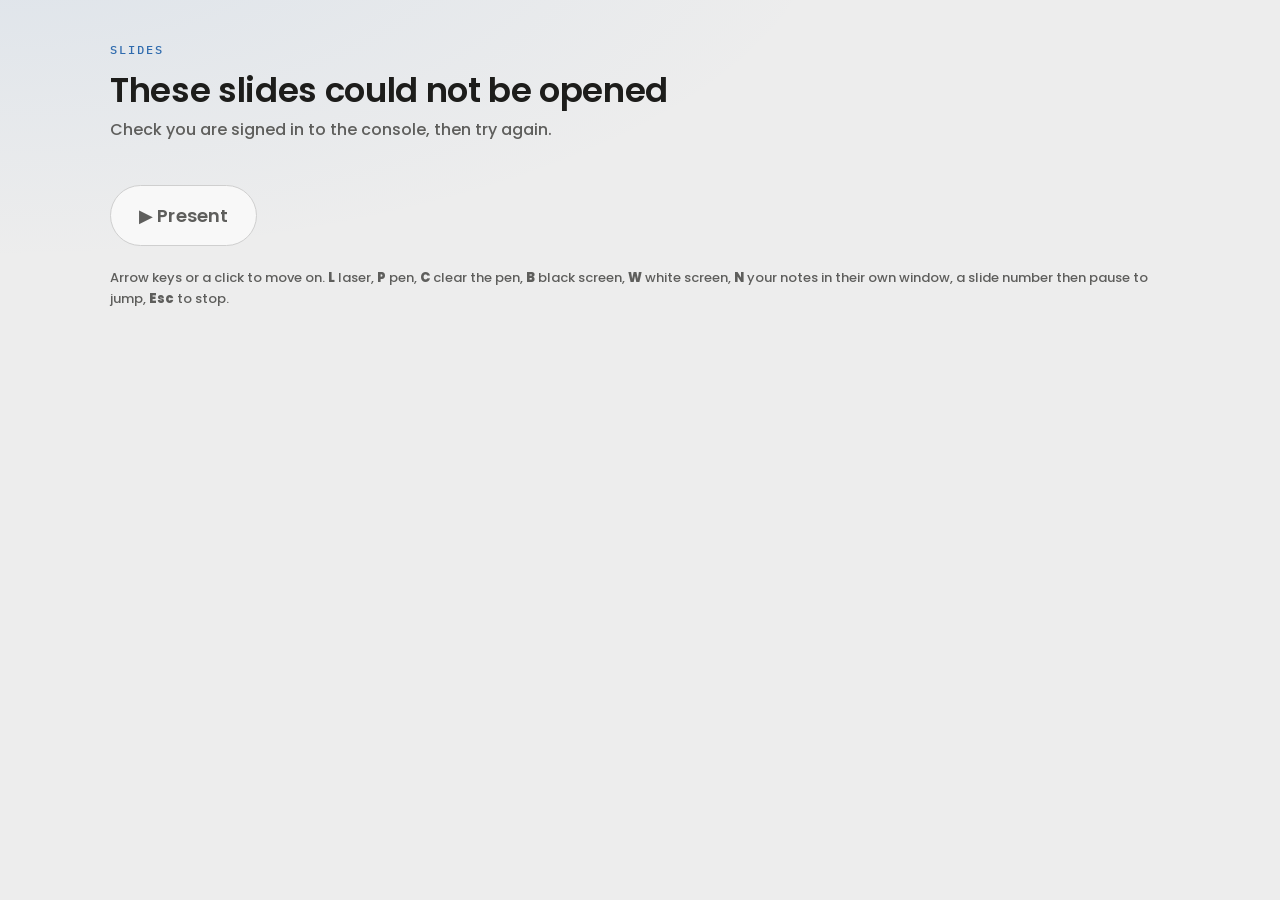
<file: slides.html>
<!doctype html>
<html lang="en">
<head>
<meta charset="utf-8">
<link rel="icon" href="images/logo.svg" type="image/svg+xml">
<meta name="viewport" content="width=device-width, initial-scale=1">
<title>Present slides</title>
<link rel="stylesheet" href="style.css">
<link rel="stylesheet" href="look.css">
<script src="icons.js"></script>
<script>try{var _p=JSON.parse(localStorage.getItem("hub_prefs")||"{}");document.documentElement.dataset.look="new";if(_p.bg)document.documentElement.dataset.bg=_p.bg;if(_p.font)document.documentElement.dataset.font=_p.font;}catch(e){}</script>
<script src="config.js"></script>
<script src="teacher.js"></script>
<script src="settings.js"></script>
<script src="slides.js"></script>
</head>
<body class="sl-start">
<!-- The teacher's presenter, opened from Manage on a class. It is for the
     projector: students' own slides do not follow it. Full screen needs a
     press first, which is what the big button is for. -->
<main class="sl-startbox">
  <p class="modal-eyebrow" id="who">Slides</p>
  <h1 id="title">Loading the slides&hellip;</h1>
  <p class="sl-startsub" id="sub"></p>
  <div class="sl-startgrid" id="grid"></div>
  <div class="sl-startacts">
    <button class="btn-primary" id="go" type="button" disabled>&#9654; Present</button>
  </div>
  <p class="sl-startkeys">Arrow keys or a click to move on. <b>L</b> laser, <b>P</b> pen, <b>C</b> clear the pen, <b>B</b> black screen, <b>W</b> white screen, <b>N</b> your notes in their own window, a slide number then pause to jump, <b>Esc</b> to stop.</p>
</main>
<script>
(function(){
const $ = (id) => document.getElementById(id);
const qs = new URLSearchParams(location.search);
const lessonId = qs.get("id") || "";
const group = qs.get("group") || "";
const OFFLINE = !!(window.HUB && window.HUB.OFFLINE);
const API = (window.HUB && window.HUB.API) || "";
let lesson = null, start = 0;

async function load(){
  /* The builder hands over a deck that may not be saved yet. */
  if (qs.get("from") === "builder"){
    const d = JSON.parse(localStorage.getItem("hub_slides_present") || "null");
    if (d && d.slides) return d;
  }
  if (OFFLINE){
    const r = await fetch("lessons/" + encodeURIComponent(lessonId) + ".json");
    if (!r.ok) throw new Error("missing");
    return r.json();
  }
  const r = await fetch(API + "/api/catalog?lesson=" + encodeURIComponent(lessonId) +
                        (group ? "&group=" + encodeURIComponent(group) : ""),
                        { headers: window.teacherAuth.headers(), cache: "no-store" });
  if (!r.ok) throw new Error("missing");
  const d = await r.json();
  if (!d.lesson) throw new Error("missing");
  return d.lesson;
}

function paint(){
  $("title").textContent = lesson.title || "Slides";
  const n = lesson.slides.list.length;
  $("who").textContent = group ? "Presenting to " + group : "Slides";
  $("sub").textContent = n + " slide" + (n === 1 ? "" : "s") + ". Pick one to start from, or start at the beginning.";
  const grid = $("grid");
  grid.innerHTML = "";
  lesson.slides.list.forEach((s, i) => {
    const b = document.createElement("button");
    b.type = "button"; b.className = "sl-thumb" + (i === start ? " on" : "");
    b.title = "Start from slide " + (i + 1);
    b.appendChild(window.hubSlides.draw(s, lesson.slides));
    const num = document.createElement("div"); num.className = "sl-thumbn"; num.textContent = String(i + 1);
    b.appendChild(num);
    b.addEventListener("click", () => { start = i; paint(); });
    grid.appendChild(b);
  });
  $("go").disabled = false;
}
$("go").addEventListener("click", () => {
  window.hubSlides.present(lesson.slides, { start, onClose: (at) => { start = at; paint(); } });
});

load().then(l => {
  lesson = l;
  document.title = "Present: " + (l.title || "slides");
  if (!window.hubSlides.has(l)){
    $("title").textContent = "This lesson has no slides yet";
    $("sub").textContent = "Add them in the lesson builder, from the Slides button beside Lesson options.";
    return;
  }
  paint();
}).catch(() => {
  $("title").textContent = "These slides could not be opened";
  $("sub").textContent = "Check you are signed in to the console, then try again.";
});
})();
</script>
</body>
</html>
</file>
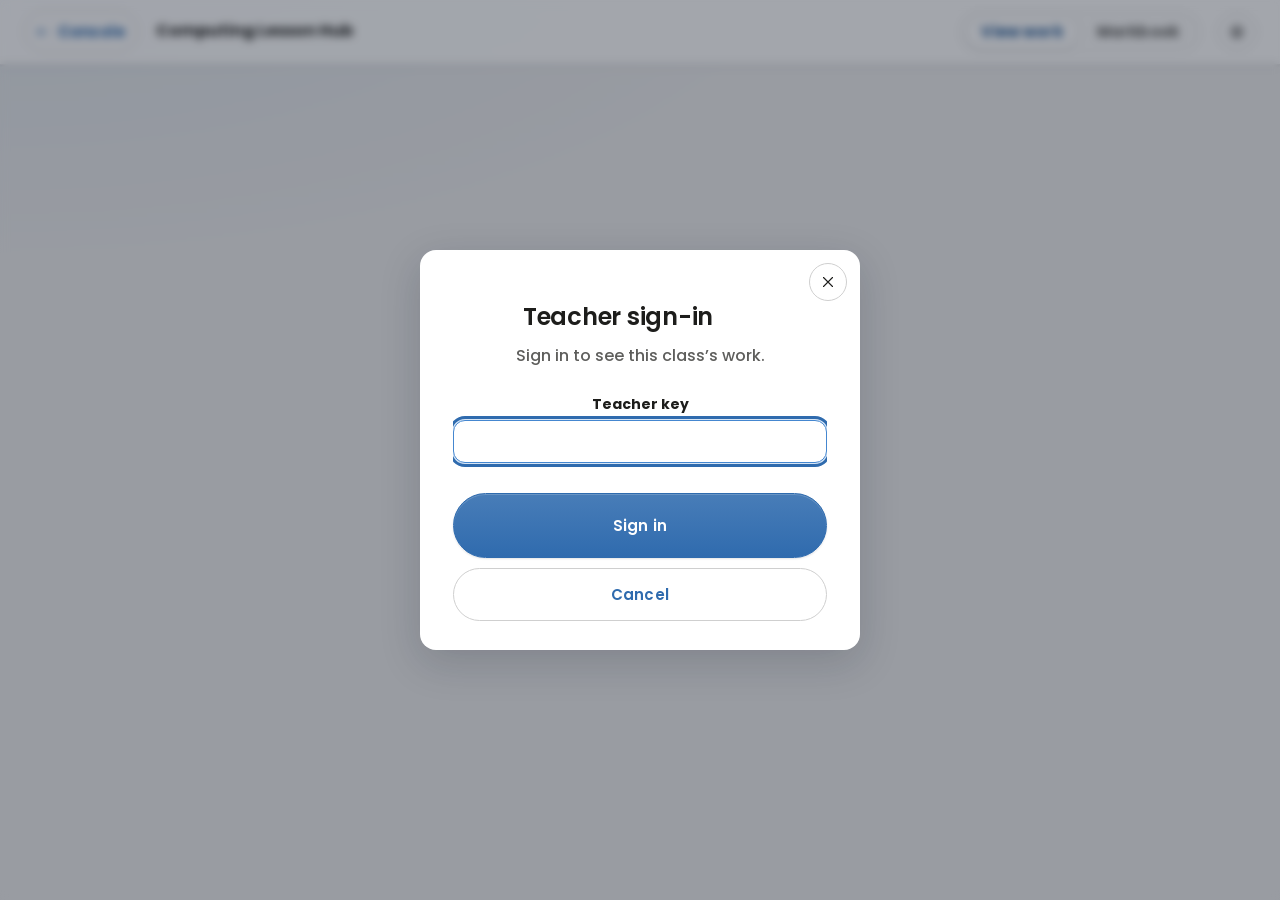
<file: work.html>
<!DOCTYPE html>
<html lang="en">
<head>
<meta charset="utf-8">
<link rel="icon" href="images/logo.svg" type="image/svg+xml">
<link rel="icon" href="images/logo-32.png" type="image/png" sizes="32x32">
<link rel="apple-touch-icon" href="images/logo-180.png">
<meta name="viewport" content="width=device-width, initial-scale=1">
<title>Viewing student work</title>
<link rel="stylesheet" href="style.css">
<link rel="stylesheet" href="look.css">
<script src="icons.js"></script>
<script>try{var _p=JSON.parse(localStorage.getItem("hub_prefs")||"{}");document.documentElement.dataset.look="new";if(_p.bg)document.documentElement.dataset.bg=_p.bg;if(_p.font)document.documentElement.dataset.font=_p.font;}catch(e){}</script>
<script src="config.js"></script>
<script src="worklink.js"></script>
<script src="teacher.js"></script>
<script src="ui.js"></script>
<script src="settings.js"></script>
<!-- for the one thing it names: the lesson id a practice sandbox is kept
     under, which has to be the same word here as in the sandbox itself -->
<script src="practice.js"></script>
</head>
<body class="workpage">

<div class="homebar" data-console-back>
  <div class="title" id="barTitle">Computing Lesson Hub</div>
  <span class="grow"></span>
  <div class="subtabs worktabs">
    <button class="on" id="tabWork">View work</button>
    <button id="tabProgress">Markbook</button>
  </div>
  <button class="btn-ghost iconbtn" id="setBtn" title="Settings">&#9881;&#65038;</button>
</div>

<div id="loadPane" class="workwrap loadpane">
  <div class="loading">
    <div class="load-dots"><span></span><span></span><span></span></div>
    <p class="loadmsg">Loading the class’s work…</p>
  </div>
</div>

<!-- ================= a lesson's markbook =================
     The same spreadsheet an assessment's markbook is: the figures along the
     top, the filters and Copy all and Save for Excel in one row, then the
     table, picked and copied the way markbook.js picks and copies. -->
<div id="progressPane" class="workwrap lessonmb" hidden>
  <div class="mbstats" id="progressStats"></div>
  <div class="mbbar" id="progressFilters"></div>
  <p class="hint" id="progressMsg"></p>
  <div class="progresswrap">
    <table class="progresstable mbtable" id="progressTable"></table>
  </div>
  <p class="subnote mbhint" id="progressHint">Click a cell, then drag or Shift-click to pick more. Ctrl+C copies them. Click a mark to open that piece of work.</p>
  <div class="progress-types" id="progressTypes" hidden></div>
</div>

<!-- ================= the markbook =================
     In place of Progress for an assessment, standard or practical: drawn by
     markbook.js out of the same class, work and results this page fetches. -->
<div id="markbookPane" class="workwrap mbpane" hidden>
  <div id="mbHolder"></div>
</div>

<!-- ================= viewing work ================= -->
<div id="workPane" class="workwrap" hidden>
  <div class="worksplit">
    <div class="workmain">
      <div class="workbar">
    <button class="btn-ghost iconbtn" id="prevStu" title="Previous student">&larr;</button>
    <select id="stuPick"></select>
    <button class="btn-ghost iconbtn" id="nextStu" title="Next student">&rarr;</button>
    <button class="btn-ghost" id="onlyUnmarked" aria-pressed="false" title="List and go to only the students with no saved feedback">Unmarked only</button>
    <button class="btn-ghost" id="viewMode">All on one page</button>
    <button class="btn-ghost" id="openPdf">PDF</button>
    <button class="btn-ghost" id="refreshWork" title="Fetch what has been saved since this page was opened">Refresh</button>
    <span class="hint" id="workFresh"></span>
  </div>
      <!-- The second frame is the next student, loaded while this one is
           being marked, so Save and next has their work ready to show. The
           two swap ids when it is used (see swapInSpare). -->
      <div class="workframe"><iframe id="workFrame" title="Their work" allow="fullscreen" data-inspect="hub_inspect"></iframe><iframe id="spareFrame" class="spare" title="The next student's work" allow="fullscreen" data-inspect="hub_inspect_next" tabindex="-1" aria-hidden="true"></iframe></div>
    </div>
    <aside class="workside" id="workSide">
      <!-- A test's score, as Mark work has it now, mark changes and all. Kept
           to one short line so a Strength and Target still fit under it. -->
      <p class="fbscore" id="fbScoreRow" hidden><span class="fbscore-label">Score</span> <b id="fbScoreNum"></b> <span class="fbscore-note" id="fbScoreNote"></span></p>
      <!-- whose work it is, on the heading's own line, to leave the room for
           the boxes -->
      <h3 class="fbhead">Feedback <span id="fbWho"></span></h3>
      <!-- Practice only: a sandbox is several programs and feedback belongs
           to one of them, so the boxes below say which. It follows whatever
           is open in the frame, and opens one when it is changed here. -->
      <div class="bfield" id="progWrap" hidden>
        <label for="progPick">Program</label>
        <select id="progPick" class="bigselect"></select>
      </div>
      <div class="bfield" id="markWrap" hidden>
        <label id="markLabel">Mark</label>
        <span class="markrow2" id="scoreRow">
          <input id="fbScore" type="number" min="0"> <span id="outOfLabel">out of 20</span>
        </span>
      </div>
      <!-- Where a lesson has a bank of Strengths and Targets, a list of what
           it asks for is ticked off and writes the boxes below. Settings can
           swap it for a few Yes or No questions instead. -->
      <div class="fblist" id="fbList" hidden></div>
      <div class="fbask" id="fbAsk" hidden></div>
      <div class="fbask-again" id="fbAskAgain" hidden></div>
      <div class="bfield" id="fbStrengthWrap">
        <label for="fbStrength">Strength</label><textarea id="fbStrength" rows="5"></textarea>
      </div>
      <div class="bfield" id="fbTargetWrap">
        <label for="fbTarget">Target</label><textarea id="fbTarget" rows="5"></textarea>
      </div>
      <!-- Most work is marked with a Strength and a Target alone, so the
           comment box waits behind a button until it is wanted. -->
      <button class="bank-link fbcomment-add" id="fbCommentAdd" type="button" hidden>+ Additional comment</button>
      <div class="bfield" id="fbCommentWrap"><label>Additional comment</label><textarea id="fbComment" rows="2"></textarea></div>
      <!-- Marking a class is one student after another, so moving on is the
           button most pressed; Save on its own is for coming back to later. -->
      <!-- Held at the foot of the column however far down it is scrolled, with
           the message that says whether it saved. -->
      <div class="fbfoot" id="fbFoot">
        <div class="fbsave" id="fbSaveRow">
          <button class="btn-ghost" id="saveFb">Save</button>
          <button class="btn-primary" id="saveNext" title="Ctrl + Enter">Save and next</button>
        </div>
        <!-- While the list is being ticked, its own way on stands where Save
             does: nothing is ready to save until the Target is agreed. -->
        <div class="fbsave" id="fbListRow" hidden></div>
        <!-- Ticked, the Strength and Target go and the lesson's comment for
             lost work takes their place. Under the buttons, so it is never
             in the way of the ticks, and in the foot, so it is always to hand
             while nothing has been ticked. -->
        <label class="fblist-row fbnotsaved-tick" id="notSavedWrap" hidden>
          <input type="checkbox" id="notSaved">
          <span>Student was present but did not save their work properly</span>
        </label>
        <p class="hint" id="fbMsg"></p>
        <!-- Their feedback is saved: said here, in place of whatever the line
             above last said about how the boxes were filled in. -->
        <p class="fbmarked" id="fbMarked">✓ Marked</p>
        <!-- Save and next moves on before the save has finished. One that
             then fails is said here, whoever is on screen by then. -->
        <p class="fbbehind" id="fbBehind" hidden></p>
      </div>
    </aside>
  </div>
</div>

<div class="modal-back" id="mBack" hidden><div class="modal" id="mBox"></div></div>

<script src="menus.js"></script>
<script src="settings.js"></script>
<script src="shortmatch.js"></script>
<script src="ordermarks.js"></script>
<script src="progressmath.js"></script>
<script src="voice.js"></script>
<script src="xlsx.js"></script>
<script src="markbook.js"></script>
<script>
/* Puts everything except the cross and the closing buttons into a part that
   scrolls on its own, so a long pop-up can be read on a small screen without
   its buttons sliding off the bottom. */
function scrollBody(box){
  if (!box || box.querySelector(".modal-scroll")) return;
  const kids = Array.from(box.children);
  const middle = kids.filter(n =>
    !n.classList.contains("modal-x") &&
    !n.classList.contains("modal-cta") &&
    !n.classList.contains("modal-stay"));
  if (middle.length < 2) return;
  const scroller = document.createElement("div");
  scroller.className = "modal-scroll";
  box.insertBefore(scroller, middle[0]);
  middle.forEach(n => scroller.appendChild(n));
}

const $ = (id) => document.getElementById(id);
function on(id, ev, fn){
  const e = document.getElementById(id);
  if (!e){ console.warn("Nothing on the page with id:", id); return; }
  e.addEventListener(ev, fn);
}
function el(tag, cls, text){
  const e = document.createElement(tag);
  if (cls) e.className = cls;
  if (text !== undefined) e.textContent = text;
  return e;
}
/* The class list, the picker, the feedback panel and the Progress markbook
   all list a class in the same order, and it is by username rather than by
   display name: two students called Amelia are still two different rows in
   the register, and the username is the one thing on this page that always
   tells them apart. */
function byUsername(a, b){ return (a.username || "").localeCompare(b.username || ""); }

function openModal(build){
  const box = $("mBox");
  box.className = "modal";
  box.innerHTML = "";
  build(box);
  if (!box.querySelector(".modal-x")){
    const x = el("button","btn-ghost iconbtn modal-x","\u2715");
    x.addEventListener("click", closeModal);
    box.insertBefore(x, box.firstChild);
  }
  scrollBody(box);
  $("mBack").hidden = false;
}
function closeModal(){ $("mBack").hidden = true; }

const API = (window.HUB && window.HUB.API) || "";
/* The session, or the key where there is no second factor to make one.
   teacher.js decides which; this page only has to ask. */
const H = () => window.teacherAuth.headers();
const HJ = () => window.teacherAuth.json();

const qs = new URLSearchParams(location.search);
/* ---- practice, rather than a lesson ----
   ?practice=1&group=8A[&student=jbloggs] shows a class's sandbox programs
   instead of a lesson's work. It is the same page throughout: the same
   student picker, the same feedback boxes down the right. What changes is
   where the work comes from (one reserved row per student rather than a
   lesson's), what is drawn in the frame (the sandbox rather than the lesson
   page) and that feedback is written against one program rather than the
   whole of it.

   Nothing in practice is marked, here or anywhere else, so the mark and the
   grade never appear, and neither does the Progress tab: a score on work
   nobody set would be the one thing the Practice tab was built not to be. */
const PRACTICE = qs.get("practice") === "1";
const SLOT = (window.practice && window.practice.sandbox && window.practice.sandbox.SLOT)
             || "__practice_sandbox";
/* A link handed in by a student carries the lesson on "id"; the console
   opens this page with "lesson" and a class alongside it. */
const lessonId = PRACTICE ? SLOT : (qs.get("lesson") || qs.get("id") || "");
const cls = qs.get("group") || "";
const OFFLINE = !!(window.HUB && window.HUB.OFFLINE);
let handedIn = null;          // the work that arrived on the address
let markedLink = "";          // what to hand back once it has been marked

let lessonJson = null;
let roster = [];        // everyone in the class, alphabetical
let rows = [];          // what they have saved
let idx = 0;
let allPages = false;
let lastStep = 0;                                     // the page being looked at
let lastScroll = 0;                                   // and how far down it
let lastFull = "";                                    // the task whose picture is open full screen

/* ---------------- getting everything ---------------- */

/* The dots belong to the wait, so anything that ends the wait without the work
   arriving takes them away with it. Three dots bouncing over "Sign in to see
   this class’s work." says the page is still on its way when it is not. */
function workStopped(why){
  $("loadPane").querySelector(".load-dots").hidden = true;
  $("loadPane").querySelector(".loadmsg").textContent = why;
}
function workWaiting(){
  $("loadPane").querySelector(".load-dots").hidden = false;
  $("loadPane").querySelector(".loadmsg").textContent = "Loading the class’s work…";
}

async function boot(){
  if (OFFLINE){ return bootFromLink(); }
  workWaiting();            // boot runs again after the sign-in asked for below
  if (!API){
    workStopped("This copy of the site has no server address in config.js.");
    return;
  }
  /* Opened straight from a bookmark rather than out of the console, so there
     is no session in this tab yet. Asking is better than sending them away. */
  if (!window.teacherAuth.have()){
    workStopped("Sign in to see this class’s work.");
    askToSignIn(boot);
    return;
  }
  try{
    /* There is no lesson behind a sandbox, so there is none to fetch: asking
       the catalogue for a lesson called __practice_sandbox would fail and
       take the whole screen down with it. */
    const [lesson, students, work] = await Promise.all([
      PRACTICE ? Promise.resolve(null) : fetchLesson(), fetchRoster(), fetchWork()
    ]);
    lessonJson = lesson;
    /* A practical is handed in to be marked by hand, and the console's
       button into it says Mark work, so the tab it opens on does too. */
    if (lessonJson && (lessonJson.practical || lessonJson.assessment)) $("tabWork").textContent = "Mark work";
    /* a test has no pages to lay out on one, only its marked answers */
    if (markingTest()) $("viewMode").hidden = true;
    roster = students.sort(byUsername);
    rows = work;
    if (!PRACTICE) await loadMarks();
    if (!PRACTICE) lockedPages = await fetchLocks(lessonJson);
    if (PRACTICE){
      /* No site name in front: the logo on Console already says where this
         is, and the name pushed the part worth reading off the end. */
      $("barTitle").textContent = "Practice programs \u00b7 " + cls;
      document.title = "Practice programs \u00b7 " + cls;
      practiceBar();
    } else {
      const doing = (lessonJson && (lessonJson.practical || lessonJson.assessment)) ? "Marking" : "Viewing";
      $("barTitle").textContent = doing + " \u00b7 " +
        (lessonJson && lessonJson.title ? lessonJson.title : lessonId);
      document.title = "Student work \u00b7 " + (lessonJson && lessonJson.title ? lessonJson.title : lessonId);
    }
    if (!PRACTICE) paintSecondTab();
    /* Never held up for this: it is a second fetch on top of the ones the
       markbook already needed, and the table above it is worth showing
       whether or not it ever arrives. An assessment has the markbook in
       place of Progress, and nothing to compare against a sibling lesson. */
    if (!PRACTICE && !markbookMode()) loadComparison().then(() => { if (!PRACTICE) paintProgress(); });
    /* Opened on one student, from a class list or the username search: start
       on them rather than on whoever is first alphabetically. */
    const asked = (qs.get("student") || "").toLowerCase();
    if (asked){
      const at = roster.findIndex(x => String(x.username || "").toLowerCase() === asked);
      if (at >= 0) idx = at;
    }
    paintPicker();
    $("loadPane").hidden = true;
    /* admin.html's unit-wide progress screen sends a teacher here already
       wanting the markbook, not the student's work, when they have drilled
       down from a specific lesson in the trend. */
    tab(wantedTab);
  }catch(e){
    workStopped(e.message);
  }
}

/* The few pieces of the bar that only make sense against a lesson. A PDF is
   built out of a lesson's tasks, and "All on one page" is about a lesson's
   pages; a sandbox has neither. Practice is not marked, so there is nothing
   for the Progress tab to show either. */
function practiceBar(){
  ["viewMode","openPdf"].forEach(id => { const e = $(id); if (e) e.hidden = true; });
  const tabW = $("tabWork");
  if (tabW) tabW.textContent = "Programs";
  const tabP = $("tabProgress");
  if (tabP) tabP.hidden = true;
}
/* ---------------- one student, arriving on a link (no server) ----------------
   The whole hand-in is in the address, so there is no class to page through.
   Everything else on this page works as it does online: the same viewer, the
   same feedback boxes down the right. */
async function bootFromLink(){
  const shut = workStopped;
  if (!window.workLink || !window.workLink.supported)
    return shut("This browser cannot read work links. Ask for the work as a PDF instead.");
  handedIn = await window.workLink.readHash();
  if (!handedIn)
    return shut("Open a student's work link to mark it. There is nothing to show on its own.");
  if (handedIn.kind === "broken")
    return shut("The work could not be read out of this link. It was probably cut short on its way here. Ask for it again.");

  /* The student has this link too: it is the one they copied. Opening it
     again should show them their work, not the marking screen, so the first
     thing it asks is which of the two is holding it. */
  if (!(await whoIsThis(handedIn.n || "the student"))){
    return openStudentView();
  }

  try{ lessonJson = await fetchLesson(); }
  catch(e){ return shut(e.message); }
  if (markingTest()) $("viewMode").hidden = true;

  /* One student, made to look like a class of one so the rest of the page
     does not have to know the difference. */
  const name = handedIn.n || "A student";
  roster = [{ username: "link", display_name: name }];
  rows = [{ username: "link", display_name: name, data: handedIn.d || {},
            feedback: handedIn.fb ? JSON.stringify(handedIn.fb) : "" }];
  if (handedIn.mk) marks.link = { score: handedIn.mk.score, outOf: handedIn.mk.outOf, grade: handedIn.mk.grade || "" };
  /* marked once already and sent back again: the marks changed then still stand */
  if (handedIn.ov && handedIn.ov.overrides) overridesBy.link = Object.assign({}, handedIn.ov.overrides);

  /* No class, so nobody to page to and no marks to compare. */
  document.querySelector(".worktabs").hidden = true;
  ["prevStu","nextStu","stuPick","refreshWork","workFresh"].forEach(id => { const e = $(id); if (e) e.remove(); });

  $("barTitle").textContent = "Marking " + name + " • " +
    (lessonJson && lessonJson.title ? lessonJson.title : lessonId);
  document.title = "Marking " + name;
  $("loadPane").hidden = true;
  tab("work");
  showStudent(0);
}

async function fetchLesson(){
  /* Offline the lessons folder is the only place a lesson can come from.
     With a server it is the database, and only the database: a leftover file
     of the same name must not stand in for what a teacher has published. */
  if (OFFLINE){
    const r = await fetch("lessons/" + encodeURIComponent(lessonId) + ".json", { cache:"no-store" });
    if (!r.ok) throw new Error("There is no lessons/" + lessonId + ".json.");
    return await r.json();
  }
  const reply = await fetch(API + "/api/catalog?lesson=" + encodeURIComponent(lessonId), { headers: H(), cache:"no-store" });
  const d = await reply.json();
  if (!reply.ok) throw new Error(d.error || "Could not open that lesson.");
  return d.lesson;
}
async function fetchRoster(){
  const r = await fetch(API + "/api/teacher/students?group=" + encodeURIComponent(cls), { headers: H(), cache:"no-store" });
  const d = await r.json();
  if (!r.ok) throw new Error(d.error || "Could not load the class.");
  return d.students || [];
}
async function fetchWork(){
  const r = await fetch(API + "/api/teacher/work?lesson=" + encodeURIComponent(lessonId) +
                        "&group=" + encodeURIComponent(cls), { headers: H(), cache:"no-store" });
  const d = await r.json();
  if (!r.ok) throw new Error(d.error || "Could not load their work.");
  /* Lines ticked while marking live in the feedback. Laid over the work as
     it arrives, so every total on this screen counts them. raw keeps what
     the student saved, which is what an assessment's questions are marked
     from in the markbook, the same as the lesson page marks them. */
  return (d.rows || []).map(row => Object.assign({}, row,
    { raw: row.data,
      data: window.progressMath.withMarkingTicks(
        window.progressMath.withTeacherEdits(row.data, row.feedback), row.feedback) }));
}
/* What has been marked so far. Pulled out of boot so Refresh can ask for it
   again: a colleague marking the same class in the next room is exactly the
   sort of thing a teacher presses Refresh to see. */
async function loadMarks(){
  try{
    const r = await fetch(API + "/api/teacher/results?lesson=" + encodeURIComponent(lessonId) +
                          "&group=" + encodeURIComponent(cls), { headers: H(), cache:"no-store" });
    const d = await r.json();
    /* Kept whole for the markbook, which also wants the time taken and any
       mark a teacher changed by hand. */
    resultRows = d.rows || [];
    (d.rows || []).forEach(row => {
      /* By username: two students with the same name took each other's
         mark. The name is only for a server too old to send the username. */
      const st = row.username ? roster.find(x => x.username === row.username)
                              : roster.find(x => x.display_name === row.display_name);
      if (st) marks[st.username] = { score: row.score, outOf: row.out_of, grade: row.grade || "",
                                     strength: row.strength || "", target: row.target || "" };
    });
  }catch(e){}
}

/* The sign-in pop-up, when this tab has no session of its own. It stays open
   until the server accepts something, so a mistyped key is just a mistype. */
function askToSignIn(then){
  openModal(box => window.teacherAuth.form(box, {
    close: closeModal, then: then,
    why: "Sign in to see this class’s work." }));
}

/* Fetch what has been saved since the page was opened. Students carry on
   working while their work is being looked at, so what is on the screen goes
   stale within a lesson; without this the only way to see the rest was to
   reload and lose your place. */
async function refreshWork(){
  const btn = $("refreshWork");
  if (!btn || btn.disabled) return;
  const who = (roster[idx] || {}).username || "";
  btn.disabled = true;
  const label = btn.textContent;
  btn.textContent = "Checking…";
  $("workFresh").textContent = "";
  try{
    /* Fetched before the saves still going have landed, the list would come
       back without them and show those students unmarked again. */
    await saveChain;
    /* The lesson comes back as well: the frame is given this copy rather
       than fetching its own, so this is the one press that picks up a lesson
       a colleague has edited since this screen was opened. It is also the
       one thing here that can fail without spoiling the press, because the
       work is what Refresh is for and the copy already in hand still draws
       the page. */
    const [students, work, lesson] = await Promise.all([fetchRoster(), fetchWork(),
      PRACTICE ? Promise.resolve(null) : fetchLesson().catch(() => null)]);
    roster = students.sort(byUsername);
    rows = work;
    if (lesson) lessonJson = lesson;
    if (!PRACTICE) await loadMarks();
    if (!PRACTICE) lockedPages = await fetchLocks(lessonJson);
    /* Back to the same student, by name rather than by position: somebody
       added to the class since would otherwise shift everyone along. */
    const back = roster.findIndex(x => x.username === who);
    paintPicker();
    if (!PRACTICE) paintSecondTab();
    showStudent(back < 0 ? 0 : back);
    const now = new Date();
    $("workFresh").textContent = "Up to date as of " +
      String(now.getHours()).padStart(2,"0") + ":" + String(now.getMinutes()).padStart(2,"0");
  }catch(e){
    $("workFresh").textContent = e.message === "Failed to fetch" ? "Could not reach the server." : e.message;
  }finally{ btn.disabled = false; btn.textContent = label; }
}
on("refreshWork", "click", refreshWork);

/* ---------------- which half of the page is showing ---------------- */
/* The tab can be picked while the class is still loading. It is only
   remembered then, and the markbook or the work comes up once there is
   something to put in it: a teacher who knows they want the markbook should
   not have to wait for the work to arrive before they can say so. */
/* An assessment's Markbook button in the console asks for "markbook";
   either word opens whichever of the two this lesson has. */
let wantedTab = (qs.get("tab") === "progress" || qs.get("tab") === "markbook") ? "progress" : "work";
function tab(which){
  const progress = which === "progress";
  wantedTab = progress ? "progress" : "work";
  $("tabProgress").classList.toggle("on", progress);
  $("tabWork").classList.toggle("on", !progress);
  if (!$("loadPane").hidden) return;      // nothing to show yet
  const mb = markbookMode();
  $("progressPane").hidden = !progress || mb;
  $("markbookPane").hidden = !progress || !mb;
  $("workPane").hidden = progress;
  /* Drawn again on the way in, because marking on the other tab changes
     what it says: a mark saved there is a mark here. */
  if (progress && mb) paintMarkbookPane();
  else if (progress) syncProgressHeaderOffset();
  if (!progress && !framedYet) showStudent(idx);
}
on("tabProgress", "click", () => tab("progress"));
on("tabWork", "click", () => tab("work"));
tab(wantedTab);

/* ---------------- the markbook ----------------
   An assessment, standard or practical, has the markbook where a lesson has
   Progress. It moved here from a pop-up in the console, so the marks and
   the work behind them are one tab apart. markbook.js draws it; this page
   only hands over what it has already fetched. */
let resultRows = [];      // /api/teacher/results as it came, for the markbook
function markbookMode(){
  return !PRACTICE && !!(lessonJson && lessonJson.assessment);
}
function paintSecondTab(){
  if (markbookMode()) paintMarkbookPane(); else paintProgress();
}
function paintMarkbookPane(){
  if (!window.markbook) return;
  /* A mark saved on this page since it opened is in marks, not in the rows
     the server sent, so it is laid over them: the markbook says what Mark
     work just saved without waiting for Refresh. */
  const results = roster.map(st => {
    const row = resultRows.find(x => x.username ? x.username === st.username : x.display_name === st.display_name);
    const m = marks[st.username];
    if (!row && !m) return null;
    const out = Object.assign({ username: st.username, display_name: st.display_name }, row || {});
    if (m){
      out.score = m.score; out.out_of = m.outOf; out.grade = m.grade || "";
      if (m.strength !== undefined) out.strength = m.strength;
      if (m.target !== undefined) out.target = m.target;
    }
    return out;
  }).filter(Boolean);
  window.markbook.build({ lesson: lessonJson, roster: roster, work: rows, results: results,
                          title: (lessonJson && lessonJson.title) || lessonId, group: cls,
                          say: (t, text) => openModal(box => {
                            box.appendChild(el("h2","", t));
                            box.appendChild(el("p","modal-text", text));
                          }) });
  window.markbook.paint($("mbHolder"));
}

/* ---------------- the progress markbook ----------------
   A student's saved work already holds everything a quantifiable task needs
   to be marked: rQuiz's solved array, a checklist's checks and manual ticks,
   the answer to an mc/order/blanks/short block. This walks the lesson the
   same way buildPdf does (a page or a group is not itself a task, so it is
   opened rather than counted) and marks each leaf the same way the lesson
   page, the assessment mark and the admin markbook already do, so a total
   here is never a second opinion on a score shown somewhere else. */
/* quantifiableTasks, scoreTask and attempted now live in progressmath.js,
   shared with admin.html's unit-wide progress: the same lesson marked the
   same way wherever it is looked at. */
const TASK_LABEL = window.progressMath.TASK_LABEL;
function quantifiableTasks(){ return window.progressMath.quantifiableTasks(lessonJson); }
const scoreTask = window.progressMath.scoreTask;
const attempted = window.progressMath.attempted;

/* The pages this class cannot reach yet, so the markbook never asks about a
   task nobody has been able to attempt. Worked out exactly the way Manage
   does in the console, down to the same default when nobody has set locks
   by hand, because a page this reads as open has to be one the console
   agrees is open. Shared with admin.html's unit-wide progress and the
   comparison against a sibling lesson below, in progressmath.js. */
function defaultLocks(lesson){ return window.progressMath.defaultLocks(lesson); }
function fetchLocks(lesson){ return window.progressMath.fetchLockedPages(API, lessonId, cls, lesson); }

/* Task types picked out by the filter pills. Empty means no filter at all,
   which is why every pill opens unpicked: ticking one narrows the columns
   down to it, and there is no "everything" pill to press to get back,
   because un-ticking the one you picked already means that. */
let progressPicked = new Set();
let lockedPages = new Set();   // filled by fetchLocks in boot() and refreshWork()
let progressShowExt = false;   // extension tasks are left out until asked for
let progressHiddenCols = new Set();   // task ids a teacher has hidden by eye, for presenting the class
let shutProgressFullscreen = null;   // set while the full-screen markbook is open
let unitSiblings = null;   // null = not looked up yet; otherwise {before:[...]} in teaching order
let siblingCache = new Map();   // lesson id -> the result of markRoster against it, once fetched
let comparisonPrev = null;   // {title, pct} for the lesson before this one, false once known there isn't one
/* What the markbook is sorted by: "username", "displayName", "total" or a
   task id. */
let progressSort = { key: "username", dir: 1 };
function clickColumnSort(key){
  if (progressSort.key === key) progressSort.dir = -progressSort.dir;
  else progressSort = { key: key, dir: -1 };   // a mark you have just asked about is one you want the best or worst of first
  paintProgress();
}
function sortArrow(key){ return progressSort.key === key ? (progressSort.dir === 1 ? " ↑" : " ↓") : ""; }
/* Sticky headers stack: the page row pins to the top, and the task row
   pins just below it, however tall the page row turns out to be once its
   own text has wrapped. Getting that height needs a real layout, and
   paintProgress runs once while the pane is still hidden behind the
   loading screen, where everything measures as nothing; this is called
   again once the pane is actually shown, when the answer means something. */
function syncProgressHeaderOffset(){
  const table = $("progressTable");
  const rowPage = table && table.querySelector("thead tr:first-child");
  const rowTask = table && table.querySelector("thead tr:nth-child(2)");
  if (!rowPage || !rowTask) return;
  requestAnimationFrame(() => {
    const h = rowPage.getBoundingClientRect().height;
    if (!h) return;      // still hidden; whoever shows it next asks again
    Array.from(rowTask.children).forEach(th => { th.style.top = h + "px"; });
  });
}
/* The whole markbook, bigger: the filters, the table and the stats really
   are the same three elements, just moved into a full-screen pop-up and
   back again on the way out, rather than redrawn from scratch a second
   time in two places that could then disagree. getElementById finds them
   by id wherever in the document they currently sit, so paintProgress
   keeps working on whichever of the two copies is real without knowing
   there even is a pop-up. */
function openProgressFullscreen(){
  /* Already open: the button just moved inside it, so a second press on
     the same button asks to leave rather than to open a second one. */
  if (shutProgressFullscreen) return shutProgressFullscreen();
  const pane = $("progressPane");
  /* The stats stay behind: they are a summary of the table, not part of
     it, and a wall of numbers is not what a full screen view is for. */
  const parts = [$("progressFilters"), $("progressMsg"), document.querySelector(".progresswrap")]
    .filter(Boolean);
  const back = el("div","modal-back");
  const box = el("div","modal wide fullprev progress-full");
  const x = el("button","btn-ghost iconbtn modal-x","✕");
  x.title = "Close";
  const shut = () => {
    parts.forEach(p => pane.appendChild(p));
    back.remove();
    document.removeEventListener("keydown", esc);
    shutProgressFullscreen = null;
  };
  shutProgressFullscreen = shut;
  function esc(e){ if (e.key === "Escape") shut(); }
  x.addEventListener("click", shut);
  box.appendChild(x);
  parts.forEach(p => box.appendChild(p));
  back.appendChild(box);
  back.addEventListener("mousedown", (e) => { if (e.target === back) shut(); });
  document.addEventListener("keydown", esc);
  document.body.appendChild(back);
}
function paintProgress(){
  const filters = $("progressFilters"), table = $("progressTable"), msg = $("progressMsg");
  if (!filters || !table) return;
  const sheet = window.markbook && window.markbook.sheet;
  if (sheet) sheet.clear();
  /* A locked page is one the class cannot reach yet, so there is nothing
     behind its tasks worth asking about: a column of dashes for a page
     nobody could have opened would read as a class that has not tried,
     not as a page that is not open yet. Extension tasks are left out on
     the same principle by default: they are nobody's, until asked for. */
  const allTasks = quantifiableTasks();
  const openTasks = allTasks.filter(t => !lockedPages.has(t.pageIndex));
  const hasExt = openTasks.some(t => t.extension);
  const tasks = openTasks.filter(t => progressShowExt || !t.extension);
  filters.innerHTML = ""; table.innerHTML = "";

  /* the row over the table: which tasks, at one end; the spreadsheet's
     own buttons at the other, as on an assessment's markbook */
  const left = el("div","mbfilters");
  const tools = el("div","mbtools");
  const full = el("button","btn-ghost iconbtn progress-full-btn","");
  full.innerHTML = window.hubUI ? window.hubUI.icon("open", 17) : "⛶";
  full.title = "Show the markbook full screen";
  full.setAttribute("aria-label", "Show the markbook full screen");
  full.addEventListener("click", openProgressFullscreen);
  filters.appendChild(left);
  filters.appendChild(tools);
  const hint = $("progressHint");
  if (!tasks.length){
    tools.appendChild(full);
    msg.textContent = !openTasks.length
      ? (allTasks.length ? "Every page with a scored task on it is still locked for this class."
                         : "Nothing in this lesson can be scored automatically yet.")
      : "Every scored task left is inside an extension. Include extension tasks to see them.";
    if (hasExt) left.appendChild(extToggle());
    $("progressStats").innerHTML = "";
    $("progressTypes").hidden = true;
    if (hint) hint.hidden = true;
    return;
  }
  msg.textContent = "";
  if (hint) hint.hidden = false;
  const labels = [...new Set(tasks.map(t => t.label))];
  /* Only worth offering when there is more than one kind to choose between. */
  if (labels.length > 1){
    labels.forEach(label => {
      const pill = el("button","progress-pill" + (progressPicked.has(label) ? " on" : ""), label);
      pill.type = "button";
      pill.setAttribute("aria-pressed", progressPicked.has(label) ? "true" : "false");
      pill.addEventListener("click", () => {
        if (progressPicked.has(label)) progressPicked.delete(label); else progressPicked.add(label);
        paintProgress();
      });
      left.appendChild(pill);
    });
  }
  if (hasExt) left.appendChild(extToggle());
  const shown = progressPicked.size ? tasks.filter(t => progressPicked.has(t.label)) : tasks;

  /* Every mark, for every student, worked out once rather than once per
     sort: the column being sorted by is only known after this runs, and
     re-marking the whole class on every click would be asking scoreTask
     to do the same sum again for no reason. */
  const marks = {};      // username -> { taskId: {got,max}, total: {got,max} }
  roster.forEach(st => {
    const row = rows.find(r => r.username === st.username) || null;
    const data = row ? row.data : null;
    const perTask = {};
    let gotSum = 0, maxSum = 0;
    shown.forEach(t => {
      const sc = scoreTask(t.block, data ? data[t.id] : undefined);
      perTask[t.id] = sc;
      gotSum += sc.got; maxSum += sc.max;
    });
    marks[st.username] = { data: data, perTask: perTask, total: { got: gotSum, max: maxSum } };
  });

  const copyAll = el("button","btn-ghost bmini2","Copy all");
  copyAll.type = "button";
  copyAll.title = "Copy the whole table, ready to paste into a spreadsheet";
  copyAll.addEventListener("click", async () => {
    if (!sheet) return;
    copyAll.textContent = (await sheet.copyAll(table)) ? "Copied" : "Press Ctrl+C";
    setTimeout(() => { copyAll.textContent = "Copy all"; }, 1600);
  });
  const excel = el("button","btn-ghost bmini2","Save for Excel");
  excel.type = "button";
  excel.addEventListener("click", () => saveLessonMarkbook(shown, marks));
  tools.appendChild(copyAll);
  tools.appendChild(excel);
  tools.appendChild(full);

  const sorted = roster.slice().sort((a, b) => {
    const k = progressSort.key, d = progressSort.dir;
    let x, y;
    if (k === "username"){ x = a.username || ""; y = b.username || ""; }
    else if (k === "displayName"){ x = a.display_name || ""; y = b.display_name || ""; }
    else if (k === "total"){ x = marks[a.username].total.got; y = marks[b.username].total.got; }
    else { x = marks[a.username].perTask[k] ? marks[a.username].perTask[k].got : -1;
           y = marks[b.username].perTask[k] ? marks[b.username].perTask[k].got : -1; }
    if (typeof x === "string") return x.localeCompare(y) * d;
    if (x < y) return -1 * d;
    if (x > y) return 1 * d;
    return (a.username || "").localeCompare(b.username || "");   // a stable tie-break
  });

  const thead = el("thead"), tbody = el("tbody");
  table.appendChild(thead); table.appendChild(tbody);
  const rowPage = el("tr","mbgroup"), rowTask = el("tr");
  thead.appendChild(rowPage); thead.appendChild(rowTask);
  /* Columns for the same page sit under one heading between them, so a page
     with two checklists on it reads as one page with two columns rather
     than two unrelated columns that happen to be neighbours. An extension
     task never merges into its page's group: it is stamped with its own
     title in quantifiableTasks, so the two never look like one run. The
     three columns before them have no page, so one blank cell spans them. */
  const nameBlank = el("th","pcol-page pcol-lead");
  nameBlank.colSpan = 3;
  rowPage.appendChild(nameBlank);
  let i = 0;
  while (i < shown.length){
    let j = i + 1;
    while (j < shown.length && shown[j].pageIndex === shown[i].pageIndex &&
           shown[j].pageTitle === shown[i].pageTitle) j++;
    const pageHead = el("th","pcol-page" + (shown[i].extension ? " pcol-ext" : ""), shown[i].pageTitle);
    pageHead.colSpan = j - i;
    rowPage.appendChild(pageHead);
    i = j;
  }

  /* A heading sorts when pressed, unless the press was the end of a drag
     picking cells, which is the markbook's rule too. */
  const head = (label, key, cls, tip) => {
    const th = el("th","mbsort" + (cls ? " " + cls : "") + (progressSort.key === key ? " on" : ""));
    th.appendChild(el("span","", label + sortArrow(key)));
    th.dataset.copy = label;
    if (tip) th.title = tip;
    th.addEventListener("click", (e) => {
      if (e.shiftKey || (sheet && sheet.moved())) return;
      clickColumnSort(key);
    });
    return th;
  };
  rowTask.appendChild(head("Username", "username", "pcol-name"));
  rowTask.appendChild(head("Display name", "displayName"));
  rowTask.appendChild(head("Marks", "total", "pcol-total"));
  shown.forEach(t => {
    /* The type is what fits in the column; the page row above already says
       where it is, so the full title is left for a hover rather than
       crowding the header. */
    const th = head(t.label, t.id, "", t.pageTitle + " \u00b7 " + t.title);
    const hidden = progressHiddenCols.has(t.id);
    const eye = el("button","eye-toggle" + (hidden ? " off" : ""), "");
    eye.type = "button";
    eye.innerHTML = window.hubUI ? window.hubUI.icon("eye", 14) : "\u{1F441}";
    eye.title = hidden ? "Show this column's marks again" : "Hide this column's marks";
    eye.setAttribute("aria-label", eye.title);
    eye.addEventListener("mousedown", (e) => e.stopPropagation());
    eye.addEventListener("click", (e) => {
      e.stopPropagation();
      if (hidden) progressHiddenCols.delete(t.id); else progressHiddenCols.add(t.id);
      paintProgress();
    });
    th.appendChild(eye);
    rowTask.appendChild(th);
  });
  syncProgressHeaderOffset();

  sorted.forEach(st => {
    const m = marks[st.username];
    const tr = el("tr");
    const user = el("td","pcol-name", st.username || "");
    tr.appendChild(user);
    const name = el("td","");
    const open = el("span","mblink", st.display_name || "");
    open.title = "Open " + (st.display_name || "their") + "\u2019s work";
    open.addEventListener("click", () => { if (!(sheet && sheet.moved())) openStudentPreview(st); });
    name.appendChild(open);
    name.dataset.copy = st.display_name || "";
    tr.appendChild(name);
    const total = el("td","pcol-total", m.total.max ? m.total.got + " / " + m.total.max : "");
    total.dataset.copy = m.total.max ? String(m.total.got) : "";
    tr.appendChild(total);
    shown.forEach(t => {
      const sc = m.perTask[t.id];
      const td = el("td","progresscell mbtick");
      /* Hidden by eye rather than by filter: the mark still counts in the
         total, it is only the one cell that is not for showing right now,
         a projector in front of the class being the usual reason. */
      if (progressHiddenCols.has(t.id)){ td.appendChild(el("span","none","\u2022\u2022\u2022")); td.dataset.copy = ""; }
      else if (!attempted(m.data, t.id)){ td.appendChild(el("span","none","\u2013")); td.dataset.copy = ""; }
      else{
        const cls = sc.max === 0 ? "none" : sc.got === sc.max ? "yes" : sc.got > 0 ? "part" : "no";
        const mark = el("span", cls + " score", sc.got + "/" + sc.max);
        mark.title = "Open " + st.display_name + "\u2019s " + t.label.toLowerCase();
        mark.addEventListener("click", () => { if (!(sheet && sheet.moved())) openTaskPreview(st, t); });
        td.appendChild(mark);
        /* the mark itself: "1/2" pasted into Excel turns into a date */
        td.dataset.copy = String(sc.got);
      }
      tr.appendChild(td);
    });
    tbody.appendChild(tr);
  });
  if (sheet) sheet.selectable(table);
  paintProgressStats(shown, marks);
}
/* Include extension tasks, or leave them out: a switch, the same one Unmarked
   only is, rather than a button that says what pressing it will do. */
function extToggle(){
  const sw = el("button","pace-switch progress-ext" + (progressShowExt ? " on" : ""));
  sw.type = "button";
  sw.setAttribute("role", "switch");
  sw.setAttribute("aria-checked", progressShowExt ? "true" : "false");
  sw.appendChild(el("span","pace-switch-words", "Extension tasks"));
  sw.appendChild(el("span","pace-knob"));
  sw.addEventListener("click", () => { progressShowExt = !progressShowExt; paintProgress(); });
  return sw;
}
/* The same columns as the table, in the same order, with the page each task
   is on spelled out, because a spreadsheet has no row of page names above. */
function saveLessonMarkbook(shown, marks){
  const sheet = window.markbook && window.markbook.sheet;
  const head = ["Username", "Display name", "Marks", "Out of"];
  shown.forEach(t => head.push(t.pageTitle + ": " + t.label));
  const out = [head];
  roster.slice().sort((a, b) => (a.username || "").localeCompare(b.username || "")).forEach(st => {
    const m = marks[st.username];
    const row = [st.username || "", st.display_name || "", m.total.max ? m.total.got : "", m.total.max || ""];
    shown.forEach(t => row.push(attempted(m.data, t.id) ? m.perTask[t.id].got : ""));
    out.push(row);
  });
  if (sheet) sheet.save(out, ((lessonJson && lessonJson.title) || lessonId) + " " + cls);
}

/* ---------------- comparing against the rest of the unit ----------------
   Whether this lesson is ahead of, level with, or behind the one before it
   in the same unit. Reuses the same catalogue and per-lesson work fetch
   admin.html's unit-wide progress makes, aimed at one sibling lesson rather
   than a whole unit of them, so the cost of asking is the same as opening
   this markbook once more; nothing here is written anywhere. Run once in
   the background after boot, never blocking the markbook that is already
   on screen. */
async function fetchUnitSiblings(){
  if (unitSiblings !== null || PRACTICE || !lessonJson) return;
  try{
    const r = await fetch(API + "/api/catalog", { headers: H(), cache: "no-store" });
    const d = await r.json();
    if (!r.ok) throw new Error(d.error || "");
    const mine = (d.lessons || []).find(l => l.lesson_id === lessonId);
    const unit = mine ? (mine.unit || "") : "";
    if (!unit || !mine){ unitSiblings = { before: [] }; return; }
    const assigned = new Set((d.assignments || [])
      .filter(a => String(a.group_name || "").toLowerCase() === cls.toLowerCase())
      .map(a => a.lesson_id));
    const before = (d.lessons || [])
      .filter(l => l.unit === unit && l.lesson_id !== lessonId && assigned.has(l.lesson_id) &&
                   (l.position || 0) < (mine.position || 0))
      .sort((a, b) => (b.position || 0) - (a.position || 0));   // nearest first
    unitSiblings = { before: before };
  }catch(e){ unitSiblings = { before: [] }; }
}
/* One sibling lesson's class average, worked out the same way this lesson's
   own is: its own JSON for what counts as a task, its own work rows for
   what the class did with them. */
async function siblingProgress(sib){
  if (siblingCache.has(sib.lesson_id)) return siblingCache.get(sib.lesson_id);
  let result = null;
  try{
    const [lessonR, workR] = await Promise.all([
      fetch(API + "/api/catalog?lesson=" + encodeURIComponent(sib.lesson_id), { headers: H(), cache: "no-store" }),
      fetch(API + "/api/teacher/work?lesson=" + encodeURIComponent(sib.lesson_id) +
            "&group=" + encodeURIComponent(cls), { headers: H(), cache: "no-store" })
    ]);
    const lessonD = await lessonR.json(), workD = await workR.json();
    if (lessonR.ok && workR.ok){
      const locks = await window.progressMath.fetchLockedPages(API, sib.lesson_id, cls, lessonD.lesson);
      result = window.progressMath.markRoster(lessonD.lesson, roster, workD.rows || [], locks);
    }
  }catch(e){}
  siblingCache.set(sib.lesson_id, result);
  return result;
}
async function loadComparison(){
  await fetchUnitSiblings();
  const prev = unitSiblings.before[0];
  if (!prev){ comparisonPrev = false; return; }
  const res = await siblingProgress(prev);
  comparisonPrev = (res && res.pct !== null) ? { title: prev.title || prev.lesson_id, pct: res.pct } : false;
}

/* The cheap, whole-lesson numbers underneath the markbook. Nothing here
   costs more than adding up marks paintProgress had to work out anyway, so
   it never has a different idea of a mark than the table above it, and it
   moves with the same pills, the same Include Extension Tasks and the
   same locked pages, though not with the eye icons: what a mark counts
   for does not change because it is not being shown right now. */
function paintProgressStats(shown, marks){
  const box = $("progressStats");
  if (!box) return;
  box.innerHTML = "";
  $("progressTypes").hidden = true;
  const totals = roster.map(st => marks[st.username].total).filter(t => t.max > 0);
  if (!totals.length) return;
  const pctOf = (t) => Math.round(100 * t.got / t.max);
  const pctClass = (p) => p >= 80 ? "yes" : p >= 50 ? "part" : "no";
  const stat = (big, small, cls) => {
    const c = el("div","mbstat");
    c.appendChild(el("b", cls || "", big));
    c.appendChild(el("span","", small));
    return c;
  };

  const pcts = totals.map(pctOf);
  const avg = Math.round(pcts.reduce((a, b) => a + b, 0) / pcts.length);
  const bands = { high: pcts.filter(p => p >= 80).length,
                  mid: pcts.filter(p => p >= 50 && p < 80).length,
                  low: pcts.filter(p => p < 50).length };
  const attemptedCount = roster.filter(st => shown.some(t => attempted(marks[st.username].data, t.id))).length;
  const fullCount = totals.filter(t => t.got === t.max).length;
  const strugglingCount = totals.filter(t => t.got < t.max * 0.5).length;

  box.appendChild(stat(attemptedCount + " of " + roster.length, "Attempted"));
  box.appendChild(stat(avg + "%", "Average", pctClass(avg)));
  /* Against the lesson before this one in the same unit, once it is known:
     fetched in the background by loadComparison and repainted in when it
     arrives, so the rest of the stats are never held up waiting for it. */
  if (comparisonPrev){
    const diff = avg - comparisonPrev.pct;
    const arrow = diff > 0 ? "↑" : diff < 0 ? "↓" : "→";
    box.appendChild(stat(arrow + " " + Math.abs(diff) + "%",
      "vs " + comparisonPrev.title + " (" + comparisonPrev.pct + "%)",
      diff > 0 ? "yes" : diff < 0 ? "no" : ""));
  }
  box.appendChild(stat(bands.high + " / " + bands.mid + " / " + bands.low, "80%+ · 50–79% · under 50%"));
  box.appendChild(stat(String(fullCount), "Full marks", fullCount ? "yes" : ""));
  box.appendChild(stat(String(strugglingCount), "Under half", strugglingCount ? "no" : ""));

  /* One average per task type, however many columns of it there are, so
     two checklists on different pages still read as one Coding task
     figure; the weakest single column is kept apart from that, because
     two checklists miles apart in how the class did would average into a
     figure that points at neither of them. */
  const byLabel = {};
  let weakest = null;
  shown.forEach(t => {
    const b = byLabel[t.label] || (byLabel[t.label] = { got:0, max:0 });
    let got = 0, max = 0;
    roster.forEach(st => { const sc = marks[st.username].perTask[t.id]; got += sc.got; max += sc.max; });
    b.got += got; b.max += max;
    if (max){
      const p = Math.round(100 * got / max);
      if (!weakest || p < weakest.pct) weakest = { t, pct: p };
    }
  });
  if (weakest) box.appendChild(stat(weakest.pct + "%",
    "Weakest: " + weakest.t.label + " · " + weakest.t.pageTitle, pctClass(weakest.pct)));

  const typesRow = $("progressTypes");
  typesRow.innerHTML = "";
  typesRow.hidden = false;
  typesRow.appendChild(el("b","","By task type"));
  const list = el("div","progress-typeavgs");
  Object.keys(byLabel).forEach(label => {
    const b = byLabel[label];
    if (!b.max) return;
    const p = Math.round(100 * b.got / b.max);
    list.appendChild(el("span","typeavg " + pctClass(p), label + " " + p + "%"));
  });
  typesRow.appendChild(list);
}

/* What a student's work looks like with nothing else on the page: no
   comments, no marking. Both work pop-ups hand this the same shape and get
   the same read-only frame back, from the same hub_inspect key the "View
   work" tab's own frame uses. */
function setInspectPayload(st, row){
  const payload = {
    lesson: lessonId, idx: 0, json: OFFLINE ? undefined : lessonJson,
    list: [{ name: st.display_name, username: st.username,
             data: row ? row.data : {}, feedback: "" }]
  };
  try{ localStorage.setItem("hub_inspect", JSON.stringify(payload)); }
  catch(e){ delete payload.json; localStorage.setItem("hub_inspect", JSON.stringify(payload)); }
}
/* The shape behind both work pop-ups: a full-screen frame with its own
   close button, closable by Escape or by clicking outside it, and an
   optional bar along the bottom for whatever the caller wants there.

   Built the way author.html's openFullPreview is, rather than through
   openModal: that one wraps anything past a single child in a scrolling
   middle, which is right for a form and wrong for an iframe meant to fill
   the whole thing. */
/* Closes whichever of these is currently open, if one is. Each call to
   openWorkPreview builds its own back and its own Escape listener rather
   than sharing mBack, so without this a second click before the first has
   closed leaves one stuck behind the other with no way to reach either's
   close button, and the first's listener leaking silently besides. */
let shutWorkPreview = null;
function openWorkPreview(src, frameTitle, buildFoot){
  if (shutWorkPreview) shutWorkPreview();
  const back = el("div","modal-back");
  const box = el("div","modal wide fullprev");
  const x = el("button","btn-ghost iconbtn modal-x","\u2715");
  x.title = "Close";
  const shut = () => {
    back.remove();
    document.removeEventListener("keydown", esc);
    shutWorkPreview = null;
  };
  shutWorkPreview = shut;
  function esc(e){ if (e.key === "Escape") shut(); }
  x.addEventListener("click", shut);
  box.appendChild(x);
  const frame = document.createElement("iframe");
  frame.className = "fullprev-frame";
  frame.allow = "fullscreen";              // a screenshot can be opened full screen
  frame.title = frameTitle;
  frame.src = src;
  box.appendChild(frame);
  if (buildFoot) box.appendChild(buildFoot(shut));
  back.appendChild(box);
  back.addEventListener("mousedown", (e) => { if (e.target === back) shut(); });
  document.addEventListener("keydown", esc);
  document.body.appendChild(back);
}
/* One task, one student, on its own: what clicking a mark opens. The same
   lesson.html view the "View work" tab already uses, jumped to the right
   page and told which task to point at. */
/* The way out of either pop-up into the real marking screen: the same
   student, on the page this pop-up was about. Left undefined, showStudent
   falls back to lastStep, the page whoever was looked at before this one
   was left on, which is the right answer for the summary screen, since
   that is never a page of its own to jump back to. */
function addFeedbackFoot(st, pageIndex){
  return (shut) => {
    const foot = el("div","fullprev-foot");
    const btn = el("button","btn-primary","Add feedback");
    btn.addEventListener("click", () => {
      shut();
      const at = roster.findIndex(x => x.username === st.username);
      if (at >= 0){ idx = at; tab("work"); showStudent(at, pageIndex); }
    });
    foot.appendChild(btn);
    return foot;
  };
}
function openTaskPreview(st, t){
  setInspectPayload(st, rows.find(r => r.username === st.username) || null);
  openWorkPreview(
    "lesson.html?id=" + encodeURIComponent(lessonId) + "&group=" + encodeURIComponent(cls) +
      "&view=1&embed=1&step=" + t.pageIndex + "&highlight=" + encodeURIComponent(t.id),
    t.label + " \u00b7 " + st.display_name + " \u00b7 " + t.pageTitle,
    addFeedbackFoot(st, t.pageIndex));
}
/* A whole student's work, on its own: what clicking a name in the markbook
   opens, on their summary screen since that is the one page that is never
   any particular task. &group= is what lets that screen's achievement
   card ask the same question the Progress tab already asked: which pages
   are actually released to this class, so its own total never counts a
   page nobody here could have reached. */
function openStudentPreview(st){
  setInspectPayload(st, rows.find(r => r.username === st.username) || null);
  openWorkPreview(
    "lesson.html?id=" + encodeURIComponent(lessonId) + "&group=" + encodeURIComponent(cls) +
      "&view=1&embed=1&summary=1",
    st.display_name + "\u2019s work",
    addFeedbackFoot(st));
}

/* ---------------- one student's work ---------------- */

/* Putting a new address on the frame only reloads it if the address has
   changed, so every student used to carry a timestamp on the end of theirs.
   That also meant the browser could never reuse the copy of lesson.html it
   already had: a third of a megabyte down the wire between one child and the
   next. Navigating the frame's own window reloads it whether the address has
   changed or not, so the timestamp can go and the cache can do its job. */
let framedYet = false;
function frameGo(url){
  framedYet = true;
  sendFrame($("workFrame"), url);
}
function sendFrame(frame, url){
  try{
    if (frame.contentWindow) return frame.contentWindow.location.replace(url);
  }catch(e){}
  frame.src = url;
}

/* ---------------- the next student, ready before they are asked for -------
   The frame is a whole lesson page, started again for every student, and
   that takes long enough to show its loading dots. Once Save and next stopped
   waiting for the save, the feedback column moved on at once and the work
   beside it sat on those dots, which is the wait that was left.

   So the next student is loaded in a second frame, out of sight behind this
   one, a moment after this one has finished arriving. Save and next, Next or
   the arrow then swaps the two over, and the work is already there. Anything
   else, or a next student whose work or page has changed since, loads the
   ordinary way.

   Each frame reads its student from its own storage key (data-inspect), so
   loading one never changes what the other is about to read. */
let spareKey = "";          // what the spare was loaded as, to tell if it still fits
let spareLesson = null;     // the lesson it was given; Refresh hands out a new one
let spareScroll = 0;        // how far down it was asked to open
let spareTimer = 0;
const spareHeld = [];       // what it said while out of sight, kept for when it is shown
/* Starting a lesson page holds up this one too, the two sharing a thread, so
   the spare waits until the work on screen has been drawn and settled. */
const SPARE_WAIT_MS = 700;

/* The box and address for one student, the same whichever frame shows them. */
function frameFor(i, step, frame){
  const st = roster[i];
  const row = rows.find(r => r.username === st.username);
  const draft = drafts[st.username] || null;
  /* Coming back to unsaved marking, the frame is shown it too: the code as
     it was being put right, and the lines ticked, so the work and the boxes
     beside it agree. */
  let frameFeedback = row ? (row.feedback || "") : "";
  if (draft){
    let f = {};
    try{ f = JSON.parse(frameFeedback || "{}") || {}; }catch(e){ f = { comment: frameFeedback }; }
    f.ticks = draft.markingTicks;
    frameFeedback = JSON.stringify(f);
  }
  /* The lesson page reads this to know whose work to put on the screen, and
     the lesson itself goes with it. The frame is loaded again for every
     student, and it used to ask the API for the same lesson every time: one
     round trip to the server, in front of the work, thirty times for a class
     of thirty. This page already fetched it when it opened. Refresh is what
     fetches it again, so a lesson edited next door is one press away. */
  const box = {
    /* Offline the frame reads the lesson out of the lessons folder and could
       not use this copy anyway, and that browser's storage is where a
       student's own work lives. */
    lesson: lessonId, idx: 0, json: OFFLINE ? undefined : lessonJson,
    list: [{ name: st.display_name, username: st.username,
             data: Object.assign({}, row ? row.data : {}, draft ? draft.pendingEdits : {}),
             feedback: frameFeedback,
             /* any question already re-marked, so the frame starts from the saved score */
             overrides: overridesFor(st.username) || undefined }]
  };
  /* A test is marked question by question in a page of its own, which has
     no pages to step through and no summary to jump to. */
  if (markingTest()){
    const page = "lesson.html?id=" + encodeURIComponent(lessonId) + "&group=" + encodeURIComponent(cls) +
      "&view=1&embed=1&marking=1";
    return {
      box: box,
      key: JSON.stringify([page, box.list]),
      url: page + (frame.dataset.inspect === "hub_inspect_next" ? "&box=next" : "") +
        (lastScroll > 0 ? "&scroll=" + lastScroll : "")
    };
  }
  /* The progress bar in the frame counts the summary as one past the last
     page, the same as the teacher console does, and posts that number out
     when it opens. Asking for it again by number would clamp to the last
     page, so it is asked for by name. */
  const pages = ((lessonJson && lessonJson.blocks) || []).length;
  const onSummary = !allPages && step !== undefined && step >= pages;
  const page = "lesson.html?id=" + encodeURIComponent(lessonId) + "&group=" + encodeURIComponent(cls) +
    "&view=1&embed=1" + (allPages ? "&all=1" : "") +
    (onSummary ? "&summary=1" : "") +
    (step !== undefined && !allPages && !onSummary ? "&step=" + step : "") +
    /* A screenshot open full screen stays open, now showing this student's,
       so a class's pictures can be read one after another at full size. The
       frame is a new page for every student and would otherwise close it. */
    (lastFull ? "&full=" + encodeURIComponent(lastFull) : "");
  return {
    box: box,
    /* the scroll is left out: the spare is told that on being shown */
    key: JSON.stringify([page, box.list]),
    url: page + (frame.dataset.inspect === "hub_inspect_next" ? "&box=next" : "") +
      /* the same distance down as well as the same page, so the question
         being read down the class stays where the eye already is */
      (lastScroll > 0 ? "&scroll=" + lastScroll : "")
  };
}
function handFrame(frame, box){
  const key = frame.dataset.inspect || "hub_inspect";
  try{ localStorage.setItem(key, JSON.stringify(box)); }
  catch(e){
    /* A long lesson and a page of work together can be more than this
       browser will keep. The work is the part that cannot be asked for
       again from inside the frame, so the lesson is what goes. */
    delete box.json;
    localStorage.setItem(key, JSON.stringify(box));
  }
}

/* Asked for once the frame on screen has finished arriving, and again when
   the teacher turns to another page, which the spare has to be on as well. */
function planSpare(wait){
  clearTimeout(spareTimer);
  if (OFFLINE || PRACTICE || !$("spareFrame")) return;
  spareTimer = setTimeout(loadSpare, wait);
}
function loadSpare(){
  const i = stepFrom(idx, 1);
  if (i < 0) return;
  const spare = $("spareFrame");
  const want = frameFor(i, lastStep, spare);
  if (want.key === spareKey && spareLesson === lessonJson) return;   // ready already
  handFrame(spare, want.box);
  spareKey = want.key;
  spareLesson = lessonJson;
  spareScroll = lastScroll;
  spareHeld.length = 0;
  sendFrame(spare, want.url);
}
/* The spare becomes the frame on screen, if it is the student wanted. What
   it said while out of sight is handed back, to be heard now. */
function swapInSpare(key){
  const spare = $("spareFrame"), live = $("workFrame");
  if (!spare || !spareKey || key !== spareKey || spareLesson !== lessonJson) return null;
  live.id = "spareFrame"; spare.id = "workFrame";
  live.classList.add("spare"); spare.classList.remove("spare");
  live.setAttribute("aria-hidden", "true"); spare.removeAttribute("aria-hidden");
  live.tabIndex = -1; spare.removeAttribute("tabindex");
  const title = live.title; live.title = spare.title; spare.title = title;
  spareKey = "";
  const held = spareHeld.splice(0);
  if (lastScroll !== spareScroll){
    try{ spare.contentWindow.postMessage({ hubWorkScrollTo: lastScroll }, location.origin); }catch(e){}
  }
  framedYet = true;
  return held;
}
/* Everything the spare says waits until it is the one on screen: it is
   somebody else's work, and its Strength and Target, its ticks and its page
   are about them, not the student whose feedback is in the boxes. This is
   the first message listener on the page, so it is heard before the rest. */
window.addEventListener("message", (e) => {
  const spare = $("spareFrame");
  if (!spare || !e || !e.source || e.source !== spare.contentWindow) return;
  e.stopImmediatePropagation();
  spareHeld.push(e.data);
});
function replayHeld(held){
  const from = $("workFrame").contentWindow;
  held.forEach(data => {
    try{ window.dispatchEvent(new MessageEvent("message", { data: data, source: from, origin: location.origin })); }
    catch(e){}
  });
}
/* Two students sharing a display name are still two different rows in the
   picker, so whichever shares it is given as much of their username as
   tells them apart: a letter first, and a second only if the first one
   still leaves them alike. Beyond that they are left alike; a class where
   two students match on both name and the start of their username is not
   one this is meant to solve on its own.

   Written the way an initial is, not the way a username is: a capital
   then a lower case letter, with nothing to mark it out as a fragment of
   something else, since it reads as one no matter what case the real
   username happens to be in. */
/* Two students with the same name are told apart by their usernames, in
   full. The first letter or two of it, which this used to add, made "Ada
   Bell Ad", which read as a name cut short rather than as a way of telling
   two Ada Bells apart. */
function pickerDisambig(st, group){
  if (group.length < 2 || !st.username) return "";
  return " (" + st.username + ")";
}
function paintPicker(){
  const sel = $("stuPick");
  if (!sel) return;             // a single hand-in has nobody to page between
  sel.innerHTML = "";
  const byName = {};
  roster.forEach(st => { (byName[st.display_name] = byName[st.display_name] || []).push(st); });
  const only = unmarkedOnly();
  roster.forEach((st, i) => {
    const marked = isMarked(st);
    /* the student on screen stays in the list, or it would show somebody else */
    if (only && marked && i !== idx) return;
    const o = document.createElement("option");
    o.value = String(i);
    const row = rows.find(r => r.username === st.username);
    const has = PRACTICE ? programsOf(row).length : !!row;
    o.textContent = st.display_name + pickerDisambig(st, byName[st.display_name]) +
      (marked ? "  \u00b7 \u2713 Marked" : has ? "" : (PRACTICE ? "  \u00b7 no programs" : "  \u00b7 nothing saved"));
    sel.appendChild(o);
  });
  sel.value = String(idx);
  const btn = $("onlyUnmarked");
  if (btn){
    btn.hidden = PRACTICE;
    btn.setAttribute("aria-pressed", only ? "true" : "false");
    btn.classList.toggle("on", only);
  }
}
/* Marked is feedback saved for them, the same thing the Save button says.
   A class is marked in more than one sitting, so the ones done already are
   marked in the list, and can be left out of it and out of Next altogether. */
function isMarked(st){
  if (PRACTICE || !st) return false;
  return savedFeedback(rows.find(r => r.username === st.username));
}
const UNMARKED_KEY = "hub_mark_unmarked";
function unmarkedOnly(){
  if (PRACTICE) return false;
  try{ return localStorage.getItem(UNMARKED_KEY) === "1"; }catch(e){ return false; }
}
/* The next student one way or the other, past anyone already marked when
   only the unmarked are wanted, or -1 when there is nobody left that way. */
function stepFrom(from, dir){
  for (let i = from + dir; i >= 0 && i < roster.length; i += dir){
    if (!unmarkedOnly() || !isMarked(roster[i])) return i;
  }
  return -1;
}
function goStep(dir, saved){
  const i = stepFrom(idx, dir);
  if (i >= 0){ showStudent(i); return; }
  const word = unmarkedOnly() ? "Everyone is marked that way." : "That was the last one.";
  /* nowhere further to go is news, so it is said over Marked */
  $("fbFoot").classList.remove("marked");
  $("fbMsg").textContent = (saved ? "Saved. " : "") + word;
}
window.addEventListener("message", (e) => {
  if (e && e.data && typeof e.data.hubWorkStep === "number"){
    /* A different page has no picture of that task on it, and keeping the
       note would pop the picture open again on whichever student is opened
       after the teacher comes back to its page. */
    if (e.data.hubWorkStep !== lastStep) lastFull = "";
    lastStep = e.data.hubWorkStep;
  }
  /* only from the frame the students are paged through, not the pop-ups
     opened from Progress, which are the same page embedded */
  if (e && e.data && typeof e.data.hubWorkFull === "string" &&
      e.source === $("workFrame").contentWindow) lastFull = e.data.hubWorkFull;
  if (e && e.data && typeof e.data.hubWorkScroll === "number") lastScroll = e.data.hubWorkScroll;
  /* the next student has to open on the page this one is on now */
  if (e && e.data && e.source === $("workFrame").contentWindow &&
      (typeof e.data.hubWorkStep === "number" || typeof e.data.hubWorkFull === "string"))
    planSpare(SPARE_WAIT_MS);
});
function showStudent(i, step){
  if (i < 0 || i >= roster.length) return;
  if (PRACTICE) return showPrograms(i);
  /* whatever was being written for the one on screen, kept before it goes */
  stashDraft();
  /* stay on the same page when moving to the next student */
  if (step === undefined) step = lastStep;
  idx = i;
  paintPicker();
  const st = roster[i];
  const row = rows.find(r => r.username === st.username);
  const draft = drafts[st.username] || null;
  clearTimeout(spareTimer);
  const want = frameFor(i, step, $("workFrame"));
  const held = swapInSpare(want.key);
  /* the last student's score goes until this one's frame says theirs */
  $("fbScoreRow").hidden = true;
  if (!held){
    handFrame($("workFrame"), want.box);
    frameGo(want.url);
  }
  $("fbWho").textContent = st.display_name + " · " + st.username + (row ? "" : " · nothing saved");
  /* a practical assessment is marked by hand, so the boxes appear */
  paintMarking(st.username);
  loadFeedback(row);
  /* What opening them gives, before anything is put back, so leaving with
     nothing changed keeps nothing. */
  loadedKey = draftKey(draftNow());
  shownUser = st.username;
  carriedEdits = {};
  if (draft) restoreDraft(row, draft);
  /* Their feedback is saved already, so the buttons say so and Next moves
     on without saving it again, until something is changed. */
  paintFb(draft ? "idle" : savedFeedback(row) ? "saved" : "idle");
  if (draft) $("fbMsg").textContent = "Not saved yet. This is where you left it.";
  paintBehind();
  if (held){
    /* the spare said these as it opened, before it was anyone's on screen */
    replayHeld(held);
    /* Arrived already, so no load is coming to ask for the next one. One
       still arriving asks for it itself when it gets there. */
    const doc = $("workFrame").contentDocument;
    if (doc && doc.readyState === "complete") planSpare(SPARE_WAIT_MS);
  }
}

/* ---------------- unsaved marking, kept while the page is open ----------
   Going back a student to check something used to throw away what had been
   typed and ticked for the one on screen. Now each student's unsaved
   marking is kept here, by username, and put back on returning to them.

   Only in this page's memory, on purpose: it goes when the page is reloaded
   or closed, and when that student is saved. sessionStorage would have
   survived a reload, and a reload is how a teacher says start again. */
const drafts = {};
let shownUser = "";        // whose marking the boxes hold
let loadedKey = "";        // what they held when that student opened
/* Code put right before moving away, handed back to the frame on return.
   The frame only reports what differs from the code it opened with, which
   is then this, so the two are put together rather than one replacing it. */
let carriedEdits = {};
function draftNow(){
  return { strength: $("fbStrength").value, target: $("fbTarget").value,
           comment: $("fbComment").value, score: $("fbScore").value,
           notSaved: notSaved, notSavedWas: notSavedWas, notSavedAway: notSavedAway,
           commentOpen: commentOpen,
           markingTicks: JSON.parse(JSON.stringify(markingTicks)),
           manualTicks: JSON.parse(JSON.stringify(manualTicks)),
           got: Object.assign({}, got),
           pendingEdits: JSON.parse(JSON.stringify(pendingEdits)),
           listOpen: Object.assign({}, listOpen),
           ask: ask, asking: !$("fbAsk").hidden };
}
function draftKey(d){
  return JSON.stringify([d.strength, d.target, d.comment, d.score, d.notSaved,
                         d.markingTicks, d.got, d.pendingEdits]);
}
function stashDraft(){
  if (PRACTICE || !shownUser) return;
  const d = draftNow();
  /* saved, or exactly as it opened: nothing to keep */
  if ($("saveFb").dataset.saved === "yes" || draftKey(d) === loadedKey){ delete drafts[shownUser]; return; }
  drafts[shownUser] = d;
}
function restoreDraft(row, d){
  $("fbStrength").value = d.strength;
  $("fbTarget").value = d.target;
  $("fbComment").value = d.comment;
  $("fbScore").value = d.score;
  notSaved = d.notSaved; notSavedWas = d.notSavedWas; notSavedAway = d.notSavedAway;
  $("notSaved").checked = notSaved;
  commentOpen = d.commentOpen;
  markingTicks = JSON.parse(JSON.stringify(d.markingTicks));
  manualTicks = JSON.parse(JSON.stringify(d.manualTicks));
  got = Object.assign({}, d.got);
  pendingEdits = JSON.parse(JSON.stringify(d.pendingEdits));
  carriedEdits = JSON.parse(JSON.stringify(d.pendingEdits));
  /* back to the same step of the list, or the same question */
  if (byQuestions()){
    if (d.ask && d.ask.row && d.ask.row.username === ((row && row.username) || "")){
      ask = d.ask;
      if (row) ask.row = row;          // Refresh hands out new rows
      showAsk(d.asking);
      if (d.asking) paintAsk();
    }
  } else {
    listOpen = Object.assign({}, d.listOpen);
    paintList(row);
  }
  paintNotSaved();
  paintNotSavedOffer(row);
}
/* ---------------- one student's practice programs ----------------
   The sandbox itself, in the frame, reading the programs out of localStorage
   the way lesson.html reads a hand-in: it is the editor they were written in,
   so a teacher sees the colouring, the files beside main.py and the console,
   and can press Run to find out what the program actually does.

   Nothing in the frame writes. What it does do is say which program is open,
   because that is what the feedback down the right is about. */
const INSPECT = "hub_sandbox_inspect";
let progs = [];            // the open student's programs
let progNotes = {};        // program id -> what has been written about it
let openProg = "";         // which one the frame is showing

function programsOf(row){
  const list = (row && row.data && Array.isArray(row.data.programs)) ? row.data.programs : [];
  return list.filter(p => p && typeof p === "object" && p.id);
}
function notesOf(row){
  try{
    const all = JSON.parse((row && row.feedback) || "{}") || {};
    const p = all.programs;
    return (p && typeof p === "object" && !Array.isArray(p)) ? p : {};
  }catch(e){ return {}; }
}

function showPrograms(i){
  idx = i;
  paintPicker();
  const st = roster[i];
  const row = rows.find(r => r.username === st.username);
  progs = programsOf(row);
  progNotes = notesOf(row);
  /* Whichever they were reading stays open where the next student has one of
     their own; otherwise the list, which is the honest thing to show when
     there is nothing in common between two children's programs. */
  openProg = progs.some(p => p.id === openProg) ? openProg : "";
  try{
    localStorage.setItem(INSPECT, JSON.stringify({
      name: st.display_name, username: st.username,
      programs: progs, notes: progNotes, open: openProg }));
  }catch(e){}
  frameGo("sandbox.html?view=1&embed=1");
  $("fbWho").textContent = st.display_name + " · " + st.username + (progs.length ? "" : " · no programs");
  $("markWrap").hidden = true;
  paintProgPick();
  loadProgFeedback();
  paintFb("idle");
}

function paintProgPick(){
  const wrap = $("progWrap"), sel = $("progPick");
  if (!wrap || !sel) return;
  wrap.hidden = false;
  sel.innerHTML = "";
  const none = document.createElement("option");
  none.value = "";
  none.textContent = progs.length ? "Choose a program" : "No programs yet";
  sel.appendChild(none);
  progs.forEach(p => {
    const o = document.createElement("option");
    o.value = p.id;
    o.textContent = (p.name || "Program") + (progNotes[p.id] ? "  · feedback given" : "");
    sel.appendChild(o);
  });
  sel.value = openProg;
  sel.disabled = !progs.length;
  fbBoxes(!!openProg);
}
/* The boxes are no use with no program chosen: feedback on a sandbox is
   feedback on one of the programs in it. */
function fbBoxes(on){
  ["fbStrength","fbTarget","fbComment"].forEach(id => { const e = $(id); if (e) e.disabled = !on; });
  ["saveFb","saveNext"].forEach(id => { const b = $(id); if (b) b.disabled = !on; });
  $("fbMsg").textContent = on ? "" :
    (progs.length ? "Open a program to write about it." : "");
}
function loadProgFeedback(){
  const note = progNotes[openProg] || {};
  $("fbStrength").value = note.strength || "";
  $("fbTarget").value = note.target || "";
  $("fbComment").value = note.comment || "";
  commentOpen = false;
  commentShow(true);
  $("fbMsg").textContent = "";
}
on("progPick", "change", () => {
  openProg = $("progPick").value;
  loadProgFeedback();
  fbBoxes(!!openProg);
  paintFb("idle");
  const frame = $("workFrame");
  if (frame && frame.contentWindow)
    frame.contentWindow.postMessage({ hubSandboxShow: openProg }, "*");
});
/* and the other way round: the program opened in the frame is the one the
   boxes are about */
window.addEventListener("message", (e) => {
  if (!PRACTICE || !e || !e.data || typeof e.data.hubSandboxOpen !== "string") return;
  if (e.data.hubSandboxOpen === openProg) return;
  openProg = e.data.hubSandboxOpen;
  $("progPick").value = openProg;
  loadProgFeedback();
  fbBoxes(!!openProg);
  paintFb("idle");
});

async function saveProgFeedback(){
  const st = roster[idx];
  if (!st || !openProg) return;
  paintFb("saving");
  $("fbMsg").textContent = "";
  const note = { strength: $("fbStrength").value.trim(),
                 target: $("fbTarget").value.trim(),
                 comment: $("fbComment").value.trim() };
  try{
    const r = await fetch(API + "/api/teacher/feedback", { method:"POST", headers: HJ(),
      body: JSON.stringify({ username: st.username, lesson: lessonId, program: openProg,
                             strength: note.strength, target: note.target, text: note.comment }) });
    if (!r.ok) throw new Error((await r.json()).error || "Could not save it.");
    /* Kept here as well, so paging to another student and back shows what was
       written rather than an empty box until the page is reloaded. */
    if (note.strength || note.target || note.comment) progNotes[openProg] = note;
    else delete progNotes[openProg];
    let row = rows.find(x => x.username === st.username);
    if (!row){ row = { username: st.username, display_name: st.display_name, data: {} }; rows.push(row); }
    row.feedback = JSON.stringify({ programs: progNotes });
    paintProgPick();
    paintFb("saved");
    return true;
  }catch(e){ paintFb("idle"); $("fbMsg").textContent = e.message; return false; }
}

on("prevStu", "click", () => goStep(-1));
on("nextStu", "click", () => goStep(1));
on("onlyUnmarked", "click", () => {
  try{ localStorage.setItem(UNMARKED_KEY, unmarkedOnly() ? "0" : "1"); }catch(e){}
  paintPicker();
});
on("stuPick", "change", () => showStudent(parseInt($("stuPick").value, 10) || 0));
on("viewMode", "click", () => {
  allPages = !allPages;
  lastScroll = 0;           // a place on one page means nothing on all of them
  $("viewMode").textContent = allPages ? "One page at a time" : "All on one page";
  showStudent(idx);
});
on("openPdf", "click", () => {
  showStudent(idx);
  window.open("lesson.html?id=" + encodeURIComponent(lessonId) + "&view=1&pdf=1", "_blank");
});
/* ---------------- feedback ---------------- */
function showing(which){
  if (notSaved && (which === "Strength" || which === "Target")) return false;
  return !!$("fb" + which).value.trim();
}
function loadFeedback(row){
  let f = {};
  if (row && row.feedback){
    try{ f = JSON.parse(row.feedback); }catch(e){ f = { comment: row.feedback }; }
  }
  $("fbComment").value = f.comment || "";
  commentOpen = false;
  notSaved = !!f.notSaved;
  notSavedWas = "";
  listWas = null;
  $("notSaved").checked = notSaved;
  /* Nothing of theirs to mark, so no Mark either, whether they
     were away or were there and lost it. A class rather than `hidden`,
     because paintMarking() owns that. */
  $("workSide").classList.toggle("fbempty",
    !PRACTICE && !!lessonJson && !window.progressMath.hasWork(lessonJson, row && row.data));
  /* Lines ticked while marking this student, saved with their feedback. A
     fresh copy for each student, so one child's ticks never travel with the
     next one's feedback. */
  markingTicks = (f.ticks && typeof f.ticks === "object") ? JSON.parse(JSON.stringify(f.ticks)) : {};
  /* and what was ticked on the list, kept with them for the same reason */
  got = (f.got && typeof f.got === "object") ? Object.assign({}, f.got) : {};
  pendingEdits = {};
  manualTicks = {};
  Object.keys(markingTicks).forEach(id => { if (markingTicks[id].manual) manualTicks[id] = markingTicks[id].manual; });
  /* An assessment marks itself and writes a strength and a target as it does.
     A teacher is editing those rather than starting from nothing, so whatever
     the assessment came up with fills the boxes until they write their own. */
  const auto = (row && marks[row.username]) || {};
  /* A practical has no questions to mark itself from, but its checklist lines
     can carry a Strength and a Target each. Those are put together for this
     student the same way, so a class of thirty is thirty reads and a press of
     Save rather than thirty sentences written from nothing. Never over
     anything already saved. */
  const nothingSaved = !f.strength && !f.target && !auto.strength && !auto.target;
  /* Nothing in a practical at all almost always means they were away for
     it. Every question would be a No and the target would be the first
     thing on the rubric, which is not what they need to hear, so the
     boxes say they were not here instead, and the questions wait. */
  const away = nothingSaved && !!(lessonJson && lessonJson.practical) && !PRACTICE &&
               !window.progressMath.hasWork(lessonJson, row && row.data);
  const fromList = (nothingSaved && !away) ? autoFor(row) : null;
  const awayWords = away ? window.progressMath.absentFeedback(lessonJson) : null;
  $("fbStrength").value = f.strength || auto.strength || (awayWords ? awayWords.strength : fromList ? fromList.strength : "");
  $("fbTarget").value = f.target || auto.target || (awayWords ? awayWords.target : fromList ? fromList.target : "");
  /* An assessment with STAR feedback switched off in the builder is given
     a mark and nothing more, so there is no Strength or Target to write.
     A comment still has its box. */
  const noStar = !!(lessonJson && lessonJson.assessment && !lessonJson.practical && lessonJson.star === false);
  ["fbStrengthWrap","fbTargetWrap"].forEach(id => { $(id).hidden = noStar; });
  notSavedAway = away;
  $("fbMsg").textContent = away
    ? AWAY_MSG
    : fromList && (fromList.strength || fromList.target)
    ? "Filled in from the ticks."
    : "";
  /* What the ticks say now. While the boxes still read exactly this, they
     are the ticks' words rather than the teacher's, and a tick given while
     marking can change them. */
  const now = autoFor(row) || {};
  lastAuto = { strength: now.strength || "", target: now.target || "" };
  /* Feedback already saved for this student is shown as it was saved; the
     questions are for writing it the first time, and a button away after.
     A saved "not saved properly" tick is not counted: the list waits behind
     it at the start, so unticking it opens on the ticks rather than on a
     Strength and Target nobody wrote. */
  feedbackMode(row, !!(f.strength || f.target) || away);
  paintNotSaved();
  paintNotSavedOffer(row);
}
/* ---------------- present, but nothing saved ----------------
   Nothing saved usually means away, and the boxes say so. Sometimes they
   were there and it was lost, and a Strength or Target would be about work
   nobody can see. Ticked, those go and the lesson's comment for lost work
   is written in the comment box instead, still there to be changed. */
let notSaved = false;
let notSavedWas = "";    // the comment box before the tick wrote over it
let notSavedAway = false; // the boxes underneath say they were away
let listWas = null;       // where the tick list stood when the tick was given
const AWAY_MSG = "Nothing saved, so these say they were away.";
function paintNotSaved(){
  $("workSide").classList.toggle("fbnotsaved", notSaved);
  if (notSaved) commentOpen = true;
  /* the comment is the whole of the feedback then, so it gets the room */
  $("fbComment").rows = notSaved ? 6 : 2;
  commentShow(true);
}
on("notSaved", "change", () => {
  const st = roster[idx];
  const row = st ? rows.find(r => r.username === st.username) : null;
  const box = $("fbComment");
  const words = window.progressMath.unsavedComment(lessonJson);
  notSaved = $("notSaved").checked;
  if (notSaved){ notSavedWas = box.value; box.value = words; }
  else {
    if (box.value.trim() === words) box.value = notSavedWas;
    commentOpen = !!box.value.trim();
  }
  /* untick, and the away words are back in the boxes, so say so again */
  $("fbMsg").textContent = !notSaved && notSavedAway ? AWAY_MSG : "";
  /* The tick list is left exactly where it was underneath, so unticking
     goes back to the same level of the same step, not to the start. */
  if (notSaved) listWas = Object.assign({}, listOpen);
  if (!notSaved && listWas && !byQuestions() && listWas.user === ((row && row.username) || "")){
    listOpen = listWas;
    paintList(row);
  } else feedbackMode(row, true);
  if (!notSaved) listWas = null;
  paintNotSaved();
  paintNotSavedOffer(row);
  paintFb("idle");
});

/* Whether the tick is offered. On the tick list it sits above the first
   ticks and goes as soon as anything is ticked on any level, because a
   student with something to tick did hand work in. Otherwise, as before,
   only for a student with nothing saved. A lesson with no wording of its
   own for lost work is never offered it. Once ticked it always shows, so
   it can be taken back. */
function notSavedOffered(row){
  if (notSaved) return true;
  if (PRACTICE || !lessonJson || !window.progressMath.unsavedComment(lessonJson)) return false;
  const noWork = !window.progressMath.hasWork(lessonJson, row && row.data);
  if (byQuestions()) return noWork;
  const items = listItems(row).items;
  if (!items.length) return noWork;
  if (items.some(it => it.ticked)) return false;
  return noWork || listOpen.phase === "levels";
}
function paintNotSavedOffer(row){
  $("notSavedWrap").hidden = !notSavedOffered(row);
}
/* The list, or the questions when Settings asks for them. */
function feedbackMode(row, saved){
  if (byQuestions()){
    $("fbList").hidden = true;
    startAsk(row, saved);
    paintNotSavedOffer(row);
    return;
  }
  ask = null;
  showAsk(false);
  /* Every line a checklist line, each already ticked or not by the work:
     the boxes already hold what the list would come to, so it waits behind
     Change the ticks for the teacher who disagrees with one. */
  const items = (PRACTICE || !lessonJson) ? [] : listItems(row).items;
  const onlyChecklist = items.length > 0 && items.every(it => it.key === undefined);
  listOpen = { user: (row && row.username) || "", at: null, phase: (saved || onlyChecklist) ? "done" : "levels" };
  paintList(row);
}
/* What the boxes are filled in from: the list, or for the questions what a
   practical's checklists say, as they always were. */
function autoFor(row){
  return byQuestions() ? checklistAuto(row) : listAuto(row);
}
/* A line has been ticked or unticked in the work beside the boxes. The
   Strength and Target are worked out again, and replace what is there if it
   is still the checklist's own wording. Anything the teacher wrote is kept,
   with a button to take the new sentences instead. */
let lastAuto = { strength: "", target: "" };
/* `byHand` is a tick on the list here, as against one arriving from the
   work: only the teacher's own tick moves a level picked from a list. */
function ticksChanged(row, byHand){
  paintMarking(row.username);               // a level read from the ticks may have moved
  if (!$("fbAsk").hidden) $("markWrap").hidden = true;   // still asking: the questions decide it
  paintFb("idle");                          // the ticks are not saved yet
  if (!byQuestions()) paintList(row);
  const fresh = autoFor(row);
  if (!fresh) return;
  const kept = [];
  [["Strength","strength"],["Target","target"]].forEach(pair => {
    const box = $("fb" + pair[0]);
    const have = box.value.trim(), want = String(fresh[pair[1]] || "");
    if (!have || have === lastAuto[pair[1]].trim()) box.value = want;
    else if (want && have !== want.trim()) kept.push(pair[1]);
  });
  lastAuto = { strength: fresh.strength || "", target: fresh.target || "" };
  const msg = $("fbMsg");
  msg.textContent = kept.length
    ? "Ticks changed. Your own words are kept. "
    : "Updated from the ticks. Not saved yet.";
  if (kept.length){
    const use = el("button","btn-ghost bmini2","Use the ticks' words");
    use.addEventListener("click", () => {
      $("fbStrength").value = lastAuto.strength;
      $("fbTarget").value = lastAuto.target;
      msg.textContent = "Updated from the ticks. Not saved yet.";
      paintFb("idle");
    });
    msg.appendChild(use);
  }
}
/* The Strength and Target a practical's checklist lines add up to for one
   student. The Strength is from the two furthest lines they got done, which
   in a task that builds up is the best they managed rather than the first
   thing anyone does. The Target is from the first line they did not, which
   is the next step for them and not one three steps on. Done is read through
   checkDone, as the bank and every checklist total are, so it never
   disagrees with the ticks on the work beside it. */
function checklistAuto(row){
  if (PRACTICE || !lessonJson || !lessonJson.practical) return null;
  const data = (row && row.data) || {};
  const done = [], todo = [];
  quantifiableTasks().forEach(t => {
    if (t.type !== "ide" && t.type !== "web") return;
    (t.block.checks || []).forEach((c, i) => {
      (window.progressMath.checkDone(c, i, data[t.id]) ? done : todo).push(c);
    });
  });
  if (!done.length && !todo.length) return null;
  const said = (list, key) => list.map(c => String((c && c[key]) || "").trim()).filter(Boolean);
  const strengths = said(done, "strength"), targets = said(todo, "target");
  let strength = strengths.length ? praiseFor(row) + " " + joinSentences(strengths.slice(-2)) : (lessonJson.zeroStrength || "");
  let target = targets.length ? targets[0] : (todo.length ? "" : (lessonJson.perfectTarget || ""));
  /* The target ends by pointing at the next level. The level reached is
     not said in the Strength: the summary page already tells them, with
     what that level asks for underneath. */
  const lv = window.progressMath.levelReached ? window.progressMath.levelReached(lessonJson, data) : null;
  if (lv && lv.next && target){
    target = (/[.!?]$/.test(target) ? target : target + ".") + " Keep going and see how much further you can get.";
  }
  return { strength: strength, target: target };
}
/* ---------------- feedback by questions ----------------
   Where the lesson has a bank, the boxes are written by answering questions
   about the work rather than by reading the bank: Yes or No to each
   strength in turn, then the first thing answered No becomes the target.
   The boxes, and From your bank under them, are still there afterwards.

   Where the practical has levels, the questions go a level at a time,
   lowest first. A level with a No in it is not reached, and nothing above
   it can change that, so the questions never go past it. One No is not
   taken on its own, though: the question after it on the same level is
   asked too. A second No straight after confirms it and ends there. A Yes
   means part of that level is done, so the rest of it is asked, for the
   Strength, and they end at the end of the level. */
let ask = null;      // { row, items, ladder, answers, at, phase, stop, target, targetChosen, strength, strengthEdited, editingStrength }

/* One question per bank entry that says what doing it well looks like. A
   topic is on the rubric level the builder put it on, and a checklist line
   is on the level of the coding task it belongs to; anything on no level is
   asked after all of those. A checklist line comes with its own answer
   already picked, read the way its tick is, so a teacher can press straight
   through a practical the checklist has already judged. */
function askItems(row, ladder){
  if (PRACTICE || !lessonJson) return [];
  const out = [];
  const topics = lessonJson.topics || {};
  Object.keys(topics).forEach(k => {
    const t = topics[k] || {};
    if (t.strength || t.target)
      out.push({ key: k, topic: t.label || k, short: String(t.short || "").trim(), strength: t.strength || "", target: t.target || "",
                 level: ladder.indexOf(t.level) });
  });
  if (lessonJson.practical){
    const data = (row && row.data) || {};
    const chain = window.progressMath.levelChain(lessonJson) || [];
    quantifiableTasks().forEach(t => {
      if (t.type !== "ide" && t.type !== "web") return;
      const onLevel = chain.findIndex(b => b.id === t.id);
      (t.block.checks || []).forEach((c, i) => {
        const strength = String((c && c.strength) || "").trim(), target = String((c && c.target) || "").trim();
        if (!strength && !target) return;
        const v = data[t.id] || {};
        out.push({ topic: String(c.label || "Checklist").trim(), short: String((c && c.short) || "").trim(),
                   strength, target, level: onLevel,
                   met: window.progressMath.checkDone(c, i, v),
                   task: t.id, line: i, manual: !!(c && c.manual),
                   /* ticked by their program rather than by a teacher */
                   byCode: !(c && c.manual) && !!(Array.isArray(v.checks) && v.checks[i]) &&
                           !(v.teacher && v.teacher[i]) });
      });
    });
  }
  /* Lowest level first, in the builder's order within a level, then the
     ones on no level. sort is stable, so the builder's order holds. */
  const rank = (it) => it.level < 0 ? Infinity : it.level;
  return out.sort((x, y) => rank(x) - rank(y));
}

function showAsk(asking){
  $("fbAsk").hidden = !asking;
  ["fbStrengthWrap","fbTargetWrap","fbSaveRow"].forEach(id => { $(id).hidden = asking; });
  commentShow(!asking);
  /* The Mark waits until the questions are done with. */
  if (asking) $("markWrap").hidden = true;
  else if (ask && ask.row) paintMarking(ask.row.username);
  const again = $("fbAskAgain");
  again.innerHTML = "";
  again.hidden = asking || !ask || !ask.items.length;
  if (again.hidden) return;
  /* Never asked in the first place, so "again" would be the wrong word. */
  const btn = el("button","bank-link", ask.onlyChecklist ? "Revise Strength and Target" : "Answer the questions again");
  btn.type = "button";
  btn.addEventListener("click", () => { startAsk(ask.row, false, true); });
  again.appendChild(btn);
}

function startAsk(row, saved, force){
  const ladder = window.progressMath.levelLadder(lessonJson);
  const items = askItems(row, ladder);
  /* Every question a checklist line, each already answered by its tick: the
     boxes already hold what the questions would come to, so asking them is
     thirty students' worth of pressing Yes to things the work has decided.
     They wait behind a button for the teacher who disagrees with a tick. */
  const onlyChecklist = items.length > 0 && items.every(it => it.met !== undefined);
  ask = { row, items, ladder, answers: items.map(it => it.met === undefined ? null : it.met),
          at: 0, phase: "strength", stop: -1, target: "", targetChosen: false,
          strength: "", strengthEdited: false, editingStrength: false, onlyChecklist };
  if (!items.length || saved || (onlyChecklist && !force)){ showAsk(false); return; }
  $("fbMsg").textContent = "";
  showAsk(true);
  paintAsk();
}

/* The last question actually asked. Anything after it was never put to the
   teacher, so a checklist's own answer sitting there counts for nothing. */
const askedUpTo = () => ask.stop >= 0 ? ask.stop : ask.items.length - 1;

/* The first question on a level answered No, up to and including the one
   at upTo, or -1. Worked out from the answers each time rather than kept,
   so going Back and changing an answer moves it. */
function askFirstNo(upTo){
  for (let k = 0; k <= upTo; k++)
    if (ask.answers[k] === false && ask.items[k].level >= 0) return k;
  return -1;
}

/* Where to go after the question at `at` has been answered: the index of
   the next question, or -1 to stop. Nothing here knows how many levels or
   questions a lesson has; it only compares each question's level with the
   level of the first No. */
function askNext(at){
  const n = ask.items.length;
  const first = askFirstNo(at);
  if (first < 0) return at + 1 < n ? at + 1 : -1;   // no No yet: carry on
  const level = ask.items[first].level;
  /* Two Nos in a row on the level: confirmed, and nothing more to learn. */
  if (at === first + 1 && ask.answers[at] === false && ask.items[at].level === level) return -1;
  /* Otherwise on to the end of that level, and never past it. */
  return at + 1 < n && ask.items[at + 1].level === level ? at + 1 : -1;
}

/* The level the answers add up to, as an index into the ladder: one below
   the level of the first No, or the highest level asked about when there
   was none. -1 for none; null when there are no levels. */
function askReached(){
  const levelled = ask.items.filter(it => it.level >= 0);
  if (!ask.ladder.length || !levelled.length) return null;
  const first = askFirstNo(askedUpTo());
  if (first >= 0) return ask.items[first].level - 1;
  return Math.max.apply(null, levelled.map(it => it.level));
}

/* The two most recent Yes answers, which in level order are the furthest
   the student got, after a word of praise. Two rather than three, the same
   as a practical's checklist Strength: three made a paragraph. */
function askStrength(){
  const lines = ask.items.filter((it, i) => i <= askedUpTo() && ask.answers[i] === true && it.strength)
    .map(it => it.strength).slice(-2);
  return lines.length ? praiseFor(ask.row) + " " + joinSentences(lines) : (lessonJson.zeroStrength || "");
}

/* A few words of praise to open a Strength with. Not the level, which the
   summary page says already, and not the same words for the whole class:
   thirty Strengths that all begin "Well done" read like a form letter.
   Chosen from the username rather than at random, so a student's opener
   is the same every time their work is opened and does not change under a
   teacher who goes back to them. */
const PRAISE = ["Well done!", "Good work!", "Great effort!", "Nice work!", "Brilliant work!",
                "Fantastic effort!", "Excellent work!", "Super effort!"];
function praiseFor(row){
  const name = String((row && row.username) || "") + "|" + lessonId;
  let h = 0;
  for (let i = 0; i < name.length; i++) h = (h * 31 + name.charCodeAt(i)) >>> 0;
  return PRAISE[h % PRAISE.length];
}
function askFirstTarget(){
  const i = ask.items.findIndex((it, k) => k <= askedUpTo() && ask.answers[k] === false && it.target);
  return i >= 0 ? ask.items[i].target : (lessonJson.perfectTarget || "");
}

function paintAsk(){
  const box = $("fbAsk");
  box.innerHTML = "";
  const n = ask.items.length;
  if (ask.phase === "strength"){
    const it = ask.items[ask.at];
    box.appendChild(el("p","bankhead","What has this student done well?"));
    /* With levels the questions end early, so a count out of all of them
       would promise more than will be asked. The level is said instead. */
    box.appendChild(el("p","fbask-count", it.level >= 0
      ? ask.ladder[it.level] + ", question " + (ask.items.filter((x, k) => k < ask.at && x.level === it.level).length + 1) +
        " of " + ask.items.filter(x => x.level === it.level).length
      : "Question " + (ask.at + 1) + " of " + n));
    const card = el("div","fbask-card");
    card.appendChild(el("b","", it.topic));
    if (it.strength) card.appendChild(el("p","", it.strength));
    if (it.met !== undefined)
      card.appendChild(el("p","fbask-met", it.met ? "Their checklist says this is done." : "Their checklist says this is not done yet."));
    box.appendChild(card);
    const row = el("div","fbask-yesno");
    [["Yes", true], ["No", false]].forEach(([word, value]) => {
      const b = el("button", ask.answers[ask.at] === value ? "btn-primary" : "btn-ghost", word);
      b.type = "button";
      b.addEventListener("click", () => {
        ask.answers[ask.at] = value;
        ask.targetChosen = false;          // the first No may have moved
        ask.strengthEdited = false;        // and so may the Yeses
        ask.editingStrength = false;
        const next = askNext(ask.at);
        if (next >= 0){ ask.stop = -1; ask.at = next; }
        else { ask.stop = ask.at; ask.phase = "summary"; }
        paintAsk();
      });
      row.appendChild(b);
    });
    box.appendChild(row);
    const foot = el("div","fbask-foot");
    if (ask.at > 0){
      const back = el("button","bank-link","Back");
      back.type = "button";
      back.addEventListener("click", () => { ask.at--; paintAsk(); });
      foot.appendChild(back);
    }
    const skip = el("button","bank-link","Skip the questions");
    skip.type = "button";
    skip.addEventListener("click", () => showAsk(false));
    foot.appendChild(skip);
    box.appendChild(foot);
    return;
  }
  if (!ask.strengthEdited) ask.strength = askStrength();
  if (!ask.targetChosen) ask.target = askFirstTarget();
  /* The Strength is shown whole and agreed to before the Target comes up,
     so the teacher reads what the student will read rather than taking it
     on trust from the questions. */
  if (ask.phase === "summary"){
    box.appendChild(el("p","fbask-count","This is their Strength:"));
    if (ask.editingStrength){
      const edit = el("textarea","fbask-edit");
      edit.rows = 4;
      edit.value = ask.strength;
      edit.addEventListener("input", () => { ask.strength = edit.value; ask.strengthEdited = true; });
      box.appendChild(edit);
      setTimeout(() => edit.focus(), 0);
    } else {
      const card = el("div","fbask-card");
      card.appendChild(el("p","", ask.strength || "Nothing from the bank. You can write one with Edit Strength."));
      box.appendChild(card);
    }
    const row = el("div","fbask-yesno");
    if (!ask.editingStrength){
      const change = el("button","btn-ghost","Edit Strength");
      change.type = "button";
      change.addEventListener("click", () => { ask.editingStrength = true; paintAsk(); });
      row.appendChild(change);
    }
    const ok = el("button","btn-primary","Looks good");
    ok.type = "button";
    ok.addEventListener("click", () => { ask.editingStrength = false; ask.phase = "target"; paintAsk(); });
    row.appendChild(ok);
    box.appendChild(row);
    const foot = el("div","fbask-foot");
    const back = el("button","bank-link","Back");
    back.type = "button";
    back.addEventListener("click", () => {
      ask.editingStrength = false; ask.phase = "strength"; ask.at = askedUpTo(); paintAsk();
    });
    foot.appendChild(back);
    box.appendChild(foot);
    return;
  }
  box.appendChild(el("p","fbask-count","And this is their Target:"));
  const card = el("div","fbask-card");
  card.appendChild(el("p","", ask.target || "Nothing from the bank. You can write one in the Target box."));
  box.appendChild(card);
  const change = el("button","btn-ghost","Edit target");
  change.type = "button";
  change.addEventListener("click", targetPopup);
  const use = el("button","btn-primary","Looks good");
  use.type = "button";
  use.addEventListener("click", () => {
    $("fbStrength").value = ask.strength;
    $("fbTarget").value = ask.target;
    /* Gone through to the end, so the level the answers come to is what
       Save writes for the markbook. Never shown here. */
    ask.agreed = true;
    showAsk(false);
    paintFb("idle");
    $("fbMsg").textContent = "Filled in from your answers.";
  });
  const row = el("div","fbask-yesno");
  row.appendChild(change); row.appendChild(use);
  box.appendChild(row);
  const foot = el("div","fbask-foot");
  const back = el("button","bank-link","Back");
  back.type = "button";
  back.addEventListener("click", () => { ask.phase = "summary"; paintAsk(); });
  foot.appendChild(back);
  box.appendChild(foot);
}

/* Targets only, one to pick. Picking it replaces the one proposed. */
function targetPopup(){
  const seen = new Set(), lines = [];
  const add = (topic, line) => { if (line && !seen.has(line)){ seen.add(line); lines.push({ topic, line }); } };
  ask.items.forEach(it => add(it.topic, it.target));
  add("Everything done", lessonJson.perfectTarget);
  openModal(box => {
    box.classList.add("narrow");
    box.appendChild(el("h2","","Choose a target"));
    const list = el("div","banklist");
    lines.forEach(t => {
      const b = el("button","fbask-pick" + (t.line === ask.target ? " on" : ""));
      b.type = "button";
      b.appendChild(el("b","", t.topic));
      b.appendChild(el("span","", t.line));
      b.addEventListener("click", () => {
        ask.target = t.line; ask.targetChosen = true;
        closeModal(); paintAsk();
      });
      list.appendChild(b);
    });
    box.appendChild(list);
    const stay = el("button","btn-ghost modal-stay","Keep this target");
    stay.addEventListener("click", closeModal);
    box.appendChild(stay);
  });
}

/* ---------------- feedback by ticking a list ----------------
   The questions stopped at the first level with two Nos in it, so a student
   who had done things further on never had them asked about, and never had
   them said back to them. The list puts everything in front of the teacher
   at once, a level at a time, and anything can be ticked: Level Up done and
   a Go for Gold idea tried as well is something to praise.

   A checklist line on the list is the same tick as the one on the work.
   Ticking it here ticks it there, the level follows, and it is saved with
   the feedback exactly as a tick given in the work is. A line their program
   ticked is theirs, so it is shown ticked and left alone. Anything else, a
   topic written for the lesson, is the teacher's word on what they saw. */
let got = {};        // the topics ticked on the list for this student, by key

/* Settings decides, and it is kept on this computer: how a teacher likes to
   mark is theirs rather than the lesson's. */
const QUESTIONS_KEY = "hub_mark_questions";
function byQuestions(){
  try{ return localStorage.getItem(QUESTIONS_KEY) === "1"; }catch(e){ return false; }
}
window.settingsSection = (holder) => {
  if (!holder || PRACTICE) return;
  const grp = el("div","set-group");
  grp.appendChild(el("span","set-label","Writing a Strength and Target"));
  const opts = el("div","font-opts");
  const choices = [[false, "Tick off a list of what they have done"],
                   [true, "Answer Yes or No questions, a level at a time"]];
  const paint = () => opts.querySelectorAll(".set-opt").forEach((b, k) =>
    b.classList.toggle("on", choices[k][0] === byQuestions()));
  choices.forEach(([on, label]) => {
    const b = el("button","set-opt", label);
    b.type = "button";
    b.addEventListener("click", () => {
      try{ localStorage.setItem(QUESTIONS_KEY, on ? "1" : "0"); }catch(e){}
      paint();
      /* the student on screen changes over now, not at the next one */
      const st = roster[idx];
      const row = st ? rows.find(r => r.username === st.username) : null;
      if (st && lessonJson) feedbackMode(row, savedFeedback(row));
    });
    opts.appendChild(b);
  });
  grp.appendChild(opts);
  grp.appendChild(el("p","subnote","Kept on this computer."));
  holder.appendChild(grp);
  paint();
};

/* Whether a Strength or Target has actually been saved for them, as against
   the boxes holding what the ticks wrote. */
function savedFeedback(row){
  let f = {};
  try{ f = JSON.parse((row && row.feedback) || "{}") || {}; }catch(e){ f = {}; }
  return !!(f.strength || f.target || f.comment);
}
/* Every line on the list with whether it is ticked for this student. */
function listItems(row){
  const ladder = window.progressMath.levelLadder(lessonJson);
  const items = askItems(row, ladder).map(it => Object.assign({}, it,
    { ticked: it.key !== undefined ? !!got[it.key] : !!it.met }));
  return { ladder, items };
}

/* What the ticks add up to: the two furthest things done, in level order,
   after a word of praise; the first thing not done as the target; and the
   level reached, which is the level below the first gap. Something ticked
   further on than that is in the Strength, not the level: a level is all
   of it. */
function listAuto(row){
  if (PRACTICE || !lessonJson) return null;
  const { ladder, items } = listItems(row);
  if (!items.length) return null;
  const done = items.filter(it => it.ticked && it.strength).map(it => it.strength).slice(-2);
  const gap = items.find(it => !it.ticked && it.target);
  const strength = done.length ? praiseFor(row) + " " + joinSentences(done) : (lessonJson.zeroStrength || "");
  let target = gap ? gap.target : (items.some(it => !it.ticked) ? "" : (lessonJson.perfectTarget || ""));
  let reached = null;
  const levelled = items.filter(it => it.level >= 0);
  if (ladder.length && levelled.length){
    const first = levelled.find(it => !it.ticked);
    reached = first ? first.level - 1 : Math.max.apply(null, levelled.map(it => it.level));
  }
  /* The target ends by pointing at the next level, the same as it always
     has. A practical built in levels says where they are from the ticks
     on the work; one graded from a list, from these. */
  const user = row && row.username;
  const lv = user ? levelFor(user) : null;
  const more = lv ? !!lv.next : (reached !== null && reached < ladder.length - 1);
  if (more && gap && target){
    target = (/[.!?]$/.test(target) ? target : target + ".") + " Keep going and see how much further you can get.";
  }
  return { strength, target, reached, ladder };
}

/* The list goes the way the questions did, without stopping anywhere: the
   levels one at a time, then the Strength the ticks wrote to read and agree
   to, then the Target, and then the boxes, filled in. While it is being
   ticked the boxes are put away, because the column is the length of one
   level then rather than of everything, but Save and next stays: for a
   class whose checklists have already decided it all, the boxes are already
   right and stepping through thirty of them would be work for nothing.
   Feedback already saved opens on the boxes, with a way back to the list. */
function paintList(row){
  const box = $("fbList");
  box.innerHTML = "";
  const { ladder, items } = (PRACTICE || !lessonJson) ? { ladder: [], items: [] } : listItems(row);
  const user = (row && row.username) || "";
  if (listOpen.user !== user) listOpen = { user, at: null, phase: "levels" };
  paintNotSavedOffer(row);
  const off = !items.length || byQuestions() || notSaved;
  box.hidden = off || listOpen.phase === "done";
  listBoxes(off || listOpen.phase === "done");
  paintListAgain(row, !off && listOpen.phase === "done");
  /* Save waits until the Target is agreed: there is nothing to save before
     then. A class rather than `hidden`, because showAsk() and
     paintMarking() already set that. */
  $("workSide").classList.toggle("fbticking", !box.hidden);
  const foot = $("fbListRow");
  foot.innerHTML = "";
  foot.hidden = box.hidden;
  if (box.hidden) return;
  if (listOpen.phase === "strength" || listOpen.phase === "target"){ paintListCheck(row); return; }
  box.appendChild(el("p","bankhead","What have they done?"));
  box.appendChild(el("p","bhelp","Tick anything you can see in their work, further on too."));
  /* It opens on the level they are working on. The count beside each name
     says how much of it is ticked, so a level done or one further on can be
     read without going to it. The level shown is kept while this student is
     on screen, because ticking repaints the list. */
  const groups = [];
  items.forEach(it => {
    const last = groups[groups.length - 1];
    if (last && last.level === it.level) last.items.push(it);
    else groups.push({ level: it.level, items: [it] });
  });
  if (listOpen.at === null){
    const working = groups.findIndex(g => g.items.some(it => !it.ticked));
    listOpen.at = working < 0 ? groups.length - 1 : working;
  }
  const at = Math.min(Math.max(listOpen.at, 0), groups.length - 1);
  const g = groups[at];
  const nameOf = (grp) => grp.level >= 0 ? ladder[grp.level] : "Beyond the levels";
  const countOf = (grp) => grp.items.filter(it => it.ticked).length + " of " + grp.items.length;
  const step = el("div","fblist-step");
  const go = (to, label, word) => {
    const btn = el("button","btn-ghost iconbtn fblist-go", word);
    btn.type = "button";
    btn.disabled = to < 0 || to >= groups.length;
    btn.title = btn.disabled ? "" : label + ": " + nameOf(groups[to]) + ", " + countOf(groups[to]);
    btn.setAttribute("aria-label", btn.title || label);
    btn.addEventListener("click", () => { listOpen.at = to; paintList(row); });
    return btn;
  };
  step.appendChild(go(at - 1, "Previous level", "‹"));
  const name = el("div","fblist-name");
  name.appendChild(el("b","", nameOf(g)));
  name.appendChild(el("span","fblist-count", countOf(g)));
  step.appendChild(name);
  step.appendChild(go(at + 1, "Next level", "›"));
  box.appendChild(step);
  /* where this level sits among them, each dot full once its level is */
  const dots = el("div","fblist-dots");
  groups.forEach((grp, k) => {
    const all = grp.items.every(it => it.ticked);
    const dot = el("button","fblist-dot" + (k === at ? " here" : "") + (all ? " full" : ""));
    dot.type = "button";
    dot.title = nameOf(grp) + ", " + countOf(grp);
    dot.setAttribute("aria-label", dot.title);
    dot.addEventListener("click", () => { listOpen.at = k; paintList(row); });
    dots.appendChild(dot);
  });
  box.appendChild(dots);
  g.items.forEach(it => box.appendChild(listRow(row, it)));
  /* Done ticking leads on to reading what the ticks have written, from any
     level: a student who stopped early has nothing further on to tick. */
  const last = at === groups.length - 1;
  const done = el("button", last ? "btn-primary" : "btn-ghost", "Done ticking");
  done.type = "button";
  done.addEventListener("click", () => { listOpen.phase = "strength"; paintList(row); });
  foot.appendChild(done);
  if (!last){
    const next = el("button","btn-primary","Next level ›");
    next.type = "button";
    next.addEventListener("click", () => { listOpen.at = at + 1; paintList(row); });
    foot.appendChild(next);
  }
}
let listOpen = { user: null, at: null, phase: "levels" };

/* The Strength, then the Target, as the student will read them, each to be
   agreed to or changed. They are the boxes' own words, so a change here is
   a change there, and a tick changed afterwards keeps it the way a change
   typed into the box is kept. Written straight into the box rather than
   behind an Edit button: most need a word changed at most, and one press
   fewer is thirty fewer down a class. Back and Looks good go where Done
   ticking and Next level were, so the way on is always in the same place. */
function paintListCheck(row){
  const box = $("fbList");
  const strength = listOpen.phase === "strength";
  const field = $(strength ? "fbStrength" : "fbTarget");
  box.appendChild(el("p","fbask-count", strength ? "This is their Strength:" : "And this is their Target:"));
  const edit = el("textarea","fbask-edit fblist-edit");
  edit.rows = 2;
  edit.value = field.value;
  edit.placeholder = strength ? "Write their Strength here." : "Write their Target here.";
  edit.setAttribute("aria-label", strength ? "Strength" : "Target");
  /* As tall as the words, up to the most the CSS allows. Past that it
     scrolls inside itself, so the column never has to. */
  const fit = () => { edit.style.height = "auto"; edit.style.height = edit.scrollHeight + 2 + "px"; };
  edit.addEventListener("input", () => { field.value = edit.value; fit(); paintFb("idle"); });
  box.appendChild(edit);
  fit();
  const foot = $("fbListRow");
  const back = el("button","btn-ghost","Back");
  back.type = "button";
  back.addEventListener("click", () => {
    listOpen.phase = strength ? "levels" : "strength";
    paintList(row);
  });
  foot.appendChild(back);
  const ok = el("button","btn-primary","Looks good");
  ok.type = "button";
  ok.addEventListener("click", () => {
    listOpen.phase = strength ? "target" : "done";
    paintList(row);
    if (listOpen.phase === "done") $("fbMsg").textContent = "Filled in from the ticks.";
  });
  foot.appendChild(ok);
}
/* The boxes, away while the list is being ticked. A lesson with STAR
   feedback switched off never shows the first two either way. */
function listBoxes(on){
  const noStar = !!(lessonJson && lessonJson.assessment && !lessonJson.practical && lessonJson.star === false);
  $("fbStrengthWrap").hidden = !on || noStar;
  $("fbTargetWrap").hidden = !on || noStar;
  commentShow(on);
}
/* The comment box, or the button that opens it. Open whenever there is a
   comment already, so a saved one is never hidden behind the button. */
let commentOpen = false;
function commentShow(boxesOn){
  boxesOn = boxesOn || notSaved;     // the comment is all there is then
  const has = commentOpen || !!$("fbComment").value.trim();
  $("fbCommentWrap").hidden = !boxesOn || !has;
  $("fbCommentAdd").hidden = !boxesOn || has;
}
on("fbCommentAdd", "click", () => {
  commentOpen = true;
  commentShow(true);
  $("fbComment").focus();
});
/* Once it is written, one small button back to the list. */
function paintListAgain(row, on){
  if (byQuestions()) return;          // the questions keep that button for themselves
  const again = $("fbAskAgain");
  again.innerHTML = "";
  again.hidden = !on;
  if (!on) return;
  const btn = el("button","bank-link","Change the ticks");
  btn.type = "button";
  btn.addEventListener("click", () => { listOpen.phase = "levels"; listOpen.at = null; paintList(row); });
  again.appendChild(btn);
}
function listRow(row, it){
  const line = el("label","fblist-row" + (it.ticked ? " on" : ""));
  const tick = el("input");
  tick.type = "checkbox";
  tick.checked = it.ticked;
  /* Their program did this. Taking it back here would leave the work
     beside it saying one thing and the feedback another. */
  const locked = it.byCode && it.ticked;
  tick.disabled = locked;
  line.appendChild(tick);
  /* the few words it goes by, and the whole line on hover */
  const words = el("span","fblist-words", it.short || it.topic);
  if (locked) words.appendChild(el("span","fblist-by"," by their code"));
  line.appendChild(words);
  line.title = it.topic;
  tick.addEventListener("change", () => listTick(row, it, tick.checked));
  return line;
}

function listTick(row, it, on){
  if (!row) return;
  if (it.key !== undefined){
    if (on) got[it.key] = true; else delete got[it.key];
    ticksChanged(row, true);
    return;
  }
  /* A checklist line: the teacher's tick on the work, as if given there. */
  const id = it.task, i = it.line;
  const had = (row.data && row.data[id]) || {};
  const mt = markingTicks[id] || { teacher: Object.assign({}, had.teacher || {}),
                                   manual: Object.assign({}, had.manual || {}) };
  mt.teacher = mt.teacher || {}; mt.manual = mt.manual || {};
  const side = it.manual ? mt.manual : mt.teacher;
  if (on) side[i] = true; else delete side[i];
  markingTicks[id] = mt;
  manualTicks[id] = mt.manual;
  row.data = window.progressMath.withMarkingTicks(row.data, { ticks: { [id]: mt } });
  const frame = $("workFrame");
  try{ frame.contentWindow.postMessage({ hubApplyTicks: { id: id, ticks: mt } }, "*"); }catch(e){}
  ticksChanged(row, true);
}

/* Joins chosen sentences into one that reads properly, rather than a run of
   full stops. A full sentence keeps its own punctuation; a fragment is
   joined on with "and". */
function joinSentences(lines){
  const tidy = lines.map(t => String(t).trim()).filter(Boolean);
  if (!tidy.length) return "";
  if (tidy.length === 1) return tidy[0];
  const ended = (t) => /[.!?]$/.test(t);
  let out = "";
  tidy.forEach((line, i) => {
    if (!out){ out = line; return; }
    if (ended(out)){
      /* a new sentence: capital letter, and keep them apart */
      out += " " + line.charAt(0).toUpperCase() + line.slice(1);
    } else {
      /* still mid-sentence: join with a comma, and "and" before the last */
      const joiner = (i === tidy.length - 1) ? " and " : ", ";
      out += joiner + line.charAt(0).toLowerCase() + line.slice(1);
    }
  });
  if (!ended(out)) out += ".";
  return out;
}

/* There is nothing to save feedback against until a program is open, and it
   is asked here rather than only where the boxes are set up: paintFb runs
   after that as well as before it, and a plain `disabled = false` in the
   line below was quietly turning the button back on over a student with no
   programs at all. */
function fbLocked(){ return PRACTICE && !openProg; }

/* The Save button says where it is up to itself, the way a student's does,
   rather than leaving a line of text underneath to be read. It stays saying
   Saved until part of the feedback is changed. */
function paintFb(state){
  const btn = $("saveFb");
  if (!btn) return;
  if (state === "saving"){ btn.textContent = "Saving…"; btn.disabled = true; btn.dataset.saved = "no"; }
  else if (state === "saved"){ btn.textContent = "✓ Saved"; btn.disabled = fbLocked(); btn.dataset.saved = "yes"; }
  else { btn.textContent = "Save"; btn.disabled = fbLocked(); btn.dataset.saved = "no"; }
  /* Pressed twice while the first save is still going, it would skip a
     student whose feedback nobody had looked at. */
  /* Practice is never marked, so it never says so. */
  $("fbFoot").classList.toggle("marked", state === "saved" && !PRACTICE);
  const next = $("saveNext");
  if (next){
    next.disabled = state === "saving" || fbLocked();
    /* the same width either way: the row shares its space out, not by words */
    next.textContent = state === "saved" ? "Next" : "Save and next";
  }
}
["fbStrength","fbTarget","fbComment","fbScore"].forEach(id => {
  const e = $(id);
  if (!e) return;
  const undo = () => { if ($("saveFb").dataset.saved === "yes") paintFb("idle"); };
  e.addEventListener("input", undo);
  e.addEventListener("change", undo);
});

/* Save, and with andNext the next student in the picker. A lesson moves on
   at once and saves behind (see queueSave). Practice still waits: a save
   that fails stays put, so the message saying why is still on screen beside
   the feedback it is about. */
async function submitFeedback(andNext){
  /* Practice is not marked and a note on it is not a report: a teacher
     writing one line about a program somebody made in their own time should
     not be asked for the other half of it. */
  if (PRACTICE) return afterSave(await saveProgFeedback(), andNext);
  /* Both boxes are on screen, so a missing one is a choice rather than an
     oversight. Only say something when exactly one has been filled in. */
  const hasS = showing("Strength"), hasT = showing("Target");
  if (hasS && !hasT) return askMissing("target", "strength", andNext);
  if (hasT && !hasS) return askMissing("strength", "target", andNext);
  saveFeedback(andNext);
}
function afterSave(ok, andNext){
  if (ok) paintPicker();              // they are marked now
  if (!ok || !andNext) return;
  goStep(1, true);
}
on("saveFb", "click", () => submitFeedback(false));
/* Next, with nothing changed since it was saved, only moves on */
on("saveNext", "click", () => {
  if ($("saveFb").dataset.saved === "yes" && !PRACTICE){ goStep(1); return; }
  submitFeedback(true);
});
/* Ctrl + Enter is Save and next from anywhere on the marking screen, the
   feedback boxes included, so a class can be marked without the mouse. Not
   while a pop-up is open: that pop-up is asking something first. */
function saveNextKey(e){
  if (e.key !== "Enter" || !(e.ctrlKey || e.metaKey) || e.repeat) return;
  const btn = $("saveNext");
  if ($("workPane").hidden || !$("mBack").hidden || document.querySelector(".whogate")) return;
  if (!btn || btn.disabled || $("fbSaveRow").hidden || $("workSide").classList.contains("fbticking")) return;
  e.preventDefault();
  btn.click();
}
document.addEventListener("keydown", saveNextKey);
/* Keys pressed inside the frame stay inside it, and clicking the work to
   read it puts the focus there. It is the same site, so it can be listened
   to; the frame is loaded again for every student, hence every load. */
["workFrame","spareFrame"].forEach(id => {
  const frame = $(id);
  if (!frame) return;
  frame.addEventListener("load", () => {
    try{ frame.contentWindow.addEventListener("keydown", saveNextKey); }catch(e){}
    /* the one on screen has arrived, so the next can be readied behind it */
    if (frame.id === "workFrame" && framedYet) planSpare(SPARE_WAIT_MS);
  });
});
function askMissing(missing, given, andNext){
  openModal(box => {
    box.appendChild(el("h2","", "Add a " + missing + " as well?"));
    box.appendChild(el("p","modal-text",
      "You have written a " + given + " but no " + missing + ". Students get the most from having both."));
    const add = el("button","btn-primary modal-cta","Write a " + missing);
    add.addEventListener("click", () => {
      closeModal();
      $("fb" + (missing === "target" ? "Target" : "Strength")).focus();
    });
    const anyway = el("button","btn-ghost modal-stay","Save without a " + missing);
    anyway.addEventListener("click", () => { closeModal(); saveFeedback(andNext); });
    box.appendChild(add); box.appendChild(anyway);
  });
}
let marks = {};
function markFor(user){ return marks[user] || null; }
/* A practical is marked out of a total or against a rubric. A rubric one
   (practice, as it was called before the graded rubric was merged into it)
   has no mark row here: the Strength and Target are the whole of what a
   teacher writes, and the level is worked out for the markbook. */
function practiceRun(){ return window.progressMath.rubricRun(lessonJson); }
/* How far a rubric practical's checklists have got. Not shown here: it
   decides whether the Target says there is further to go. */
function levelFor(user){
  if (PRACTICE || !practiceRun() || !window.progressMath.levelReached) return null;
  const row = rows.find(r => r.username === user);
  return window.progressMath.levelReached(lessonJson, (row && row.data) || {});
}
/* The level a rubric practical's student reached, saved with their
   Strength and Target for the markbook and shown nowhere else. Read the
   way the boxes were written: off the coding tasks where the lesson is
   built in levels, otherwise off the list or the answers. Where neither
   has been gone through for this student, the level already saved stays,
   so opening their work and saving a comment does not wipe it. */
function levelToSave(row){
  const pm = window.progressMath;
  const user = (row && row.username) || "";
  const kept = (markFor(user) && markFor(user).grade) || "";
  const named = (name) => {
    const g = pm.rubricEntry(lessonJson, name);
    return g ? g.name : String(name || "");
  };
  const data = pm.withMarkingTicks((row && row.data) || {}, { ticks: markingTicks });
  const lv = pm.levelReached(lessonJson, data);
  if (lv) return lv.reached ? named(lv.reached.name) : "";
  if (byQuestions()){
    if (!ask || !ask.agreed || !ask.row || ask.row.username !== user) return kept;
    const at = askReached();
    return at === null ? kept : at >= 0 ? named(ask.ladder[at]) : "";
  }
  const { items } = listItems(row);
  if (!items.some(it => it.ticked)) return kept;
  const fresh = listAuto(row);
  if (!fresh || fresh.reached === null || fresh.reached === undefined) return kept;
  return fresh.reached >= 0 ? named(fresh.ladder[fresh.reached]) : "";
}
function paintMarking(user){
  const practical = !!(lessonJson && lessonJson.practical) && !practiceRun();
  $("markWrap").hidden = !practical;
  if (!practical) return;
  const mk = markFor(user);
  const total = lessonJson.outOf || 20;
  $("outOfLabel").textContent = "out of " + total;
  $("fbScore").max = String(total);
  $("fbScore").value = mk && typeof mk.score === "number" ? mk.score : "";
}
/* ---------------- saving behind the next student ----------------
   Save and next used to wait for two or three round trips to the server
   before the next student appeared, every time, thirty times a class. Now
   what is on screen is taken down in one go, kept here as saved, and sent
   while the next student is already being read.

   The saves go one after another rather than all at once, so a student
   saved twice in quick succession is written in the order it was done. One
   that fails is put back as unsaved marking, where it was left, and said in
   the foot of the column until it has been saved again. */
let saveChain = Promise.resolve();
const savesQueued = [];        // the saves still to go, oldest first
const saveFailed = {};         // username -> why it did not save
let behindSince = 0;           // when the oldest save still going was queued
let behindTimer = 0;
/* Long enough for a slow school connection, short enough that one stuck
   request does not hold every save behind it for the rest of the lesson. */
const SAVE_WAIT_MS = 20000;

/* Everything a save needs, read off the screen now, because by the time it
   is sent the screen is showing somebody else. */
function feedbackJob(){
  const st = roster[idx];
  if (!st) return null;
  const row = rows.find(x => x.username === st.username) || null;
  const strength = showing("Strength") ? $("fbStrength").value : "";
  const target = showing("Target") ? $("fbTarget").value : "";
  const draft = draftNow();
  const job = {
    username: st.username, name: st.display_name, draft: draft, key: draftKey(draft),
    edits: JSON.parse(JSON.stringify(pendingEdits)),
    feedback: { strength: strength, target: target, text: $("fbComment").value,
                ticks: Object.keys(markingTicks).length ? JSON.parse(JSON.stringify(markingTicks)) : undefined,
                got: Object.keys(got).length ? Object.assign({}, got) : undefined,
                notSaved: notSaved || undefined },
    mark: null,
    /* how this student stood before, to put back if the save fails */
    before: { row: row, data: row && row.data, edits: row && row.edits,
              feedback: row && row.feedback, mark: marks[st.username] }
  };
  /* The mark goes with the feedback. A rubric practical has no mark, but
     its results row is where the markbook reads the level and where the
     spreadsheet reads the Strength and Target, so it is always written,
     as nought out of one with the level in it. Nothing a student sees
     reads that level. */
  if (lessonJson && lessonJson.practical){
    const rubric = practiceRun();
    if (rubric || $("fbScore").value !== ""){
      job.mark = { score: rubric ? 0 : (parseInt($("fbScore").value, 10) || 0),
                   outOf: rubric ? 1 : (lessonJson.outOf || 20),
                   grade: rubric ? levelToSave(row || { username: st.username, data: {} }) : "",
                   strength: strength, target: target };
    }
  }
  return job;
}

/* This page's copy says what the server will, straight away. */
function keepLocally(job){
  let row = rows.find(x => x.username === job.username);
  const editIds = Object.keys(job.edits);
  if (row && editIds.length){
    row.data = Object.assign({}, row.data || {});
    let old = {};
    try{ old = JSON.parse(row.feedback || "{}") || {}; }catch(e){ old = {}; }
    row.edits = Object.assign({}, old.edits || row.edits || {});
    editIds.forEach(id => {
      row.data[id] = job.edits[id];
      row.edits[id] = { value: job.edits[id], at: new Date().toISOString() };
    });
  }
  if (job.mark) marks[job.username] = Object.assign({}, job.mark);
  if (!row){ row = { username: job.username, display_name: job.name, data: {} }; rows.push(row); }
  /* the server keeps any code put right; so does this copy */
  let keptEdits = row.edits;
  if (!keptEdits){ try{ keptEdits = (JSON.parse(row.feedback || "{}") || {}).edits; }catch(e){ keptEdits = undefined; } }
  const f = job.feedback;
  row.feedback = JSON.stringify({ strength: f.strength, target: f.target, comment: f.text,
    ticks: f.ticks, got: f.got, notSaved: f.notSaved,
    edits: keptEdits && Object.keys(keptEdits).length ? keptEdits : undefined });
  delete drafts[job.username];
  delete saveFailed[job.username];
}

async function postSave(path, body, fallback){
  const stop = new AbortController();
  const timer = setTimeout(() => stop.abort(), SAVE_WAIT_MS);
  let r;
  try{
    r = await fetch(API + path, { method:"POST", headers: HJ(), body: JSON.stringify(body), signal: stop.signal });
  }catch(e){
    throw new Error(stop.signal.aborted ? "The server took too long to answer." : "Could not reach the server.");
  }finally{ clearTimeout(timer); }
  const out = await r.json().catch(() => ({}));
  if (!r.ok) throw new Error(out.error || fallback);
  return out;
}
/* Code first: the feedback saved after it reads the change back and keeps
   it. */
async function sendJob(job){
  if (Object.keys(job.edits).length)
    await postSave("/api/teacher/edit-work", { username: job.username, lesson: lessonId, edits: job.edits },
                   "Could not save the change to their code.");
  await postSave("/api/teacher/feedback", Object.assign({ username: job.username, lesson: lessonId }, job.feedback),
                 "Could not save it.");
  if (job.mark)
    await postSave("/api/teacher/set-mark", Object.assign({ username: job.username, lesson: lessonId, overrides: {} }, job.mark),
                   "Could not save the mark.");
}

/* Resolves true once it is on the server, false if it never got there. */
function queueSave(job){
  keepLocally(job);
  savesQueued.push(job);
  if (savesQueued.length === 1) behindSince = Date.now();
  paintBehind();
  const done = saveChain.then(() => sendJob(job)).then(() => true, (e) => { saveWentWrong(job, e); return false; })
    .then(ok => {
      savesQueued.splice(savesQueued.indexOf(job), 1);
      behindSince = savesQueued.length ? Date.now() : 0;
      paintBehind();
      return ok;
    });
  saveChain = done;
  return done;
}

function saveWentWrong(job, e){
  /* Saved again since, and still to go: that one carries the boxes as they
     are now, and only needs the code put right this time as well, which it
     would otherwise not send because it had already gone. */
  const later = savesQueued.find(j => j !== job && j.username === job.username &&
                                      savesQueued.indexOf(j) > savesQueued.indexOf(job));
  if (later){ later.edits = Object.assign({}, job.edits, later.edits); return; }
  const b = job.before;
  const row = rows.find(x => x.username === job.username);
  if (!b.row){ if (row) rows.splice(rows.indexOf(row), 1); }
  else if (row){ row.data = b.data; row.edits = b.edits; row.feedback = b.feedback; }
  if (b.mark) marks[job.username] = b.mark; else delete marks[job.username];
  saveFailed[job.username] = e.message || "Could not save it.";
  if (shownUser === job.username){
    if (draftKey(draftNow()) === job.key){
      /* still looking at what failed: show it again as unsaved, the way
         coming back to them would */
      drafts[job.username] = job.draft;
      shownUser = "";                 // or stashDraft throws the draft away as saved
      showStudent(idx);
    } else {
      /* changed since: what is on screen is newer, so it stays, with the code
         put right added back so the next save sends it */
      pendingEdits = Object.assign({}, job.edits, pendingEdits);
      paintFb("idle");
    }
    $("fbMsg").textContent = saveFailed[job.username];
  } else {
    /* opened and written in again since, then left: that is the newer
       marking, and only the code put right is added back to it */
    const d = drafts[job.username];
    if (d) d.pendingEdits = Object.assign({}, job.edits, d.pendingEdits);
    else drafts[job.username] = job.draft;
  }
  paintPicker();
}

/* Quiet while saves are keeping up. A save that is slow, or one that failed,
   is said under the buttons, by name, with a way back to them. */
function paintBehind(){
  const line = $("fbBehind");
  if (!line) return;
  clearTimeout(behindTimer);
  line.innerHTML = "";
  const failed = roster.filter(st => saveFailed[st.username] && st.username !== shownUser);
  if (failed.length){
    line.className = "fbbehind failed";
    line.appendChild(document.createTextNode("Not saved: "));
    failed.forEach((st, n) => {
      if (n) line.appendChild(document.createTextNode(", "));
      const go = el("button","bank-link", st.display_name);
      go.type = "button";
      go.title = saveFailed[st.username];
      go.addEventListener("click", () => showStudent(roster.indexOf(st)));
      line.appendChild(go);
    });
    line.appendChild(document.createTextNode(". Open them to save again."));
    line.hidden = false;
    return;
  }
  const waited = behindSince ? Date.now() - behindSince : 0;
  if (savesQueued.length && waited >= 2000){
    line.className = "fbbehind";
    line.textContent = "Still saving " + (savesQueued.length === 1 ? "one student" : savesQueued.length + " students") + "…";
    line.hidden = false;
  } else {
    line.hidden = true;
  }
  if (savesQueued.length) behindTimer = setTimeout(paintBehind, Math.max(250, 2000 - waited));
}
/* Closing the page with a save still going would lose it without a word. */
window.addEventListener("beforeunload", (e) => {
  if (!savesQueued.length) return;
  e.preventDefault();
  e.returnValue = "";
});

/* Save on its own waits and says so; Save and next does not wait at all. */
async function saveFeedback(andNext){
  if (!roster[idx]) return false;
  if (OFFLINE){
    const ok = await handBack();
    if (ok && andNext) goStep(1, true);
    return ok;
  }
  const job = feedbackJob();
  pendingEdits = {};
  carriedEdits = {};
  /* what the boxes hold once it has gone, to tell later whether anything
     has been changed since */
  job.key = draftKey(draftNow());
  $("fbMsg").textContent = "";
  const done = queueSave(job);
  paintPicker();                      // they are marked now
  if (andNext){
    paintFb("saved");
    goStep(1, true);
    return true;
  }
  paintFb("saving");
  const ok = await done;
  if (ok && shownUser === job.username && draftKey(draftNow()) === job.key) paintFb("saved");
  else if (ok && shownUser === job.username) paintFb("idle");
  return ok;
}

/* ---------------- who opened this link ----------------
   Resolves true for a teacher and false for the student it belongs to. The
   code is a staff-room word rather than a password: it keeps a class out of
   the marking screen, and it sits in this file where anyone could read it, so
   it is never the only thing protecting anything. */
const TEACHER_CODE = "memory4";

function whoIsThis(name){
  return new Promise(resolve => {
    const back = el("div","modal-back whogate no-print");
    const box = el("div","modal narrow");
    box.appendChild(el("h2","","Who are you?"));

    const mine = el("button","btn-primary modal-cta", name);
    mine.addEventListener("click", () => { back.remove(); resolve(false); });
    box.appendChild(mine);

    const asTeacher = el("button","btn-ghost modal-stay","Teacher");
    box.appendChild(asTeacher);

    /* The code box only appears once Teacher is pressed, so a student is not
       invited to have a go at it. */
    const codeWrap = el("div","field whocode");
    codeWrap.hidden = true;
    codeWrap.appendChild(el("label","","Teacher code"));
    const code = el("input");
    code.type = "password"; code.autocomplete = "off";
    codeWrap.appendChild(code);
    const err = el("p","err","");
    const go = el("button","btn-primary wide","Open the marking view");

    const check = () => {
      if (code.value.trim().toLowerCase() === TEACHER_CODE){ back.remove(); resolve(true); return; }
      err.textContent = "That code is not right.";
      code.select();
    };
    go.addEventListener("click", check);
    code.addEventListener("keydown", (e) => { if (e.key === "Enter") check(); });
    code.addEventListener("input", () => { err.textContent = ""; });
    codeWrap.appendChild(err);
    codeWrap.appendChild(go);
    box.appendChild(codeWrap);

    asTeacher.addEventListener("click", () => {
      codeWrap.hidden = false;
      asTeacher.hidden = true;
      setTimeout(() => code.focus(), 30);
    });

    back.appendChild(box);
    document.body.appendChild(back);
    setTimeout(() => mine.focus(), 30);
  });
}

/* Their own work, as they last left it, with no marking anywhere near it. */
function openStudentView(){
  const url = new URL("lesson.html", location.href);
  url.search = "?id=" + encodeURIComponent(lessonId);
  url.hash = location.hash.slice(1);
  location.replace(url.href);
}

/* ---------------- handing marked work back (no server) ----------------
   There is nowhere to save it to, so the marking goes into a new link and
   the student opens that. It carries their work as well as the marking, so
   what comes back is the whole thing rather than a note about it. */
async function handBack(){
  const st = roster[idx];
  const row = rows.find(x => x.username === st.username) || {};
  const fb = {
    strength: showing("Strength") ? $("fbStrength").value : "",
    target: showing("Target") ? $("fbTarget").value : "",
    comment: $("fbComment").value
  };
  if (Object.keys(markingTicks).length) fb.ticks = markingTicks;
  if (Object.keys(got).length) fb.got = got;
  const box = { n: st.display_name, l: lessonId,
                d: Object.assign({}, row.data || {}, pendingEdits), fb: fb };

  if (lessonJson && lessonJson.practical && !practiceRun()){
    const total = lessonJson.outOf || 20;
    if ($("fbScore").value !== ""){
      box.mk = { score: parseInt($("fbScore").value, 10) || 0, outOf: total, grade: "" };
      marks[st.username] = box.mk;
    }
  }
  const ov = overridesFor(st.username);
  if (ov && Object.keys(ov).length) box.ov = { overrides: ov };
  if (Object.keys(manualTicks).length) box.mt = manualTicks;
  row.feedback = JSON.stringify(fb);

  paintFb("saving");
  $("fbMsg").textContent = "";
  try{
    const blob = await window.workLink.pack(box);
    const url = new URL("lesson.html", location.href);
    url.search = "?id=" + encodeURIComponent(lessonId);
    url.hash = "f=" + blob;
    markedLink = url.href;
    if (markedLink.length > window.workLink.MAX){
      paintFb("idle");
      $("fbMsg").textContent = "That is too long to send as a link. Shorten the feedback.";
      return false;
    }
    delete drafts[st.username];      // in the link now, so nothing to remember
    paintFb("saved");
    showMarkedLink();
    return true;
  }catch(e){ paintFb("idle"); $("fbMsg").textContent = "The link could not be made."; return false; }
}

function showMarkedLink(){
  let copied = false;
  try{ navigator.clipboard.writeText(markedLink); copied = true; }catch(e){}
  openModal(box => {
    box.appendChild(el("h2","","Send this back"));
    box.appendChild(el("p","modal-text",
      roster[idx].display_name + " opens this to see their marked work."));
    const field = el("input");
    field.type = "text"; field.className = "worklink"; field.readOnly = true;
    field.value = markedLink;
    box.appendChild(field);
    const note = el("p","handin");
    if (copied){ note.dataset.state = "done"; note.textContent = "Copied \u2713"; }
    box.appendChild(note);
    const copy = el("button","btn-primary modal-cta", copied ? "Copy it again" : "Copy the link");
    copy.addEventListener("click", async () => {
      try{
        await navigator.clipboard.writeText(markedLink);
        note.dataset.state = "done"; note.textContent = "Copied \u2713";
        copy.textContent = "Copy it again";
      }catch(e){
        field.focus(); field.select();
        note.dataset.state = ""; note.textContent = "Press Ctrl and C to copy it.";
      }
    });
    box.appendChild(copy);
    const done = el("button","btn-ghost modal-stay","Done");
    done.addEventListener("click", closeModal);
    box.appendChild(done);
    setTimeout(() => { field.focus(); field.select(); }, 30);
  });
}

/* Marks the teacher changed question by question, by student: the frame
   saves them itself, and says so here so this page's copy agrees. One copy
   for the whole page used to go out in the next student's link as well. */
const overridesBy = {};
/* The changed marks for a student: what was changed on this page since it
   opened, otherwise what the server sent. */
function overridesFor(user){
  if (overridesBy[user]) return overridesBy[user];
  const row = resultRows.find(r => r.username === user);
  try{
    const ov = row && row.overrides ? JSON.parse(row.overrides) : null;
    return ov && typeof ov === "object" ? ov : null;
  }catch(e){ return null; }
}
/* Mark work on a standard assessment is the marked answers with a score to
   change on each, rather than the test as it was sat (marking=1 in the
   frame). A practical is still its work, marked down the right. */
function markingTest(){
  return !PRACTICE && !!(lessonJson && lessonJson.assessment && !lessonJson.practical);
}
/* code put right in the work while marking, by task, waiting for Save */
let pendingEdits = {};
/* and the checklist lines they ticked off by hand */
let manualTicks = {};
/* Every line ticked on each task while marking, the ones the code did not
   tick and the ones only a teacher judges, saved with the feedback. */
let markingTicks = {};
window.addEventListener("message", (e) => {
  if (!e || !e.data) return;
  /* The frame's total, said when it opens and after every mark changed. The
     spare frame's waits with the rest of what it says until it is shown. */
  if (e.data.hubMarkTotal && e.source === $("workFrame").contentWindow){
    const t = e.data.hubMarkTotal;
    $("fbScoreNum").textContent = t.score + " / " + t.outOf;
    $("fbScoreNote").textContent = t.done ? "" : "Not finished";
    $("fbScoreRow").hidden = false;
  }
  if (e.data.hubMarks && e.source === $("workFrame").contentWindow){
    const m = e.data.hubMarks;
    const user = e.data.hubMarksFor || (roster[idx] && roster[idx].username) || "";
    if (user){
      overridesBy[user] = Object.assign({}, m.overrides || {});
      /* the markbook tab and the picker read this, so they say the new total */
      marks[user] = Object.assign({}, marks[user] || {}, { score: m.score, outOf: m.outOf });
      const row = resultRows.find(r => r.username === user);
      if (row){ row.overrides = JSON.stringify(overridesBy[user]); row.score = m.score; row.out_of = m.outOf; }
    }
  }
  /* Code the teacher has changed in the work, every task of it that no
     longer reads as it arrived, saved with the feedback on Save. */
  if (e.data.hubEdits && typeof e.data.hubEdits === "object" && e.source === $("workFrame").contentWindow){
    pendingEdits = Object.assign({}, carriedEdits, e.data.hubEdits);
    if (Object.keys(pendingEdits).length){
      paintFb("idle");
      $("fbMsg").textContent = "Your change to their code saves when you press Save.";
    }
  }
  /* Checklist lines only a teacher can judge, ticked in the viewer. Kept by
     task so several coding tasks in one lesson do not overwrite each other. */
  if (e.data.hubManual){
    const m = e.data.hubManual;
    if (m.id){ manualTicks[m.id] = m.flags || {}; }
  }
  /* Laid over the student's work in hand straight away, so the level, the
     marks and the Strength and Target all count them before anything is
     saved. */
  if (e.data.hubTicks){
    const m = e.data.hubTicks, st = roster[idx];
    const row = st ? rows.find(r => r.username === st.username) : null;
    if (m.id && row){
      /* Lines found by checking the code again only ever add up: one found
         when the work opened stays found when a teacher's run comes after. */
      const code = Object.assign({}, (markingTicks[m.id] && markingTicks[m.id].code) || {}, m.code || {});
      markingTicks[m.id] = { teacher: m.teacher || {}, manual: m.manual || {} };
      if (Object.keys(code).length) markingTicks[m.id].code = code;
      manualTicks[m.id] = m.manual || {};
      row.data = window.progressMath.withMarkingTicks(row.data, { ticks: { [m.id]: markingTicks[m.id] } });
      ticksChanged(row);
    }
  }
  /* An assessment marks itself and writes its own strength and target. They
     arrive here so a teacher opens the boxes already holding them, ready to
     be edited rather than written from nothing. Anything already typed, or
     already saved against this student, is left alone. */
  if (e.data.hubST){
    const st = e.data.hubST;
    if (st.strength && !$("fbStrength").value.trim()) $("fbStrength").value = st.strength;
    if (st.target && !$("fbTarget").value.trim()) $("fbTarget").value = st.target;
  }
});

if (window.initSettings) initSettings($("setBtn"));
boot();
</script>
<!-- keyboard marking, who is left, the comment bank and the answers panel -->
<script src="work-ui.js"></script>
</body>
</html>
</file>
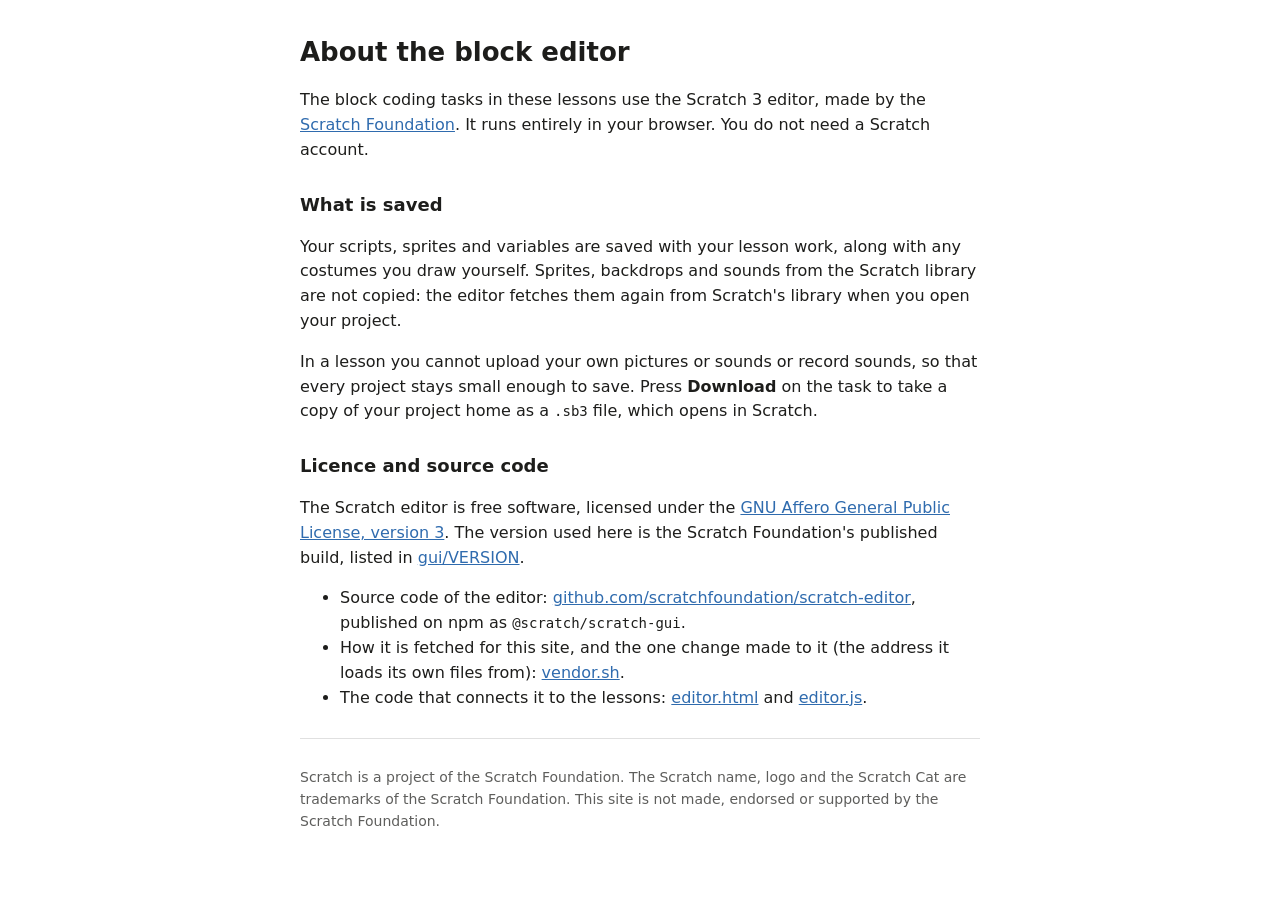
<file: scratch/about.html>
<!DOCTYPE html>
<html lang="en">
<head>
<meta charset="UTF-8">
<meta name="viewport" content="width=device-width, initial-scale=1">
<title>About the block editor</title>
<style>
  :root { --bg:#ffffff; --text:#1d1d1b; --muted:#5e5e5c; --link:#2f6bae; --line:#e0e0e0; }
  @media (prefers-color-scheme: dark){
    :root { --bg:#16181d; --text:#e8e8e6; --muted:#a9aaa6; --link:#8bb8ec; --line:#33363d; }
  }
  body { margin:0; background:var(--bg); color:var(--text);
         font:16px/1.55 system-ui, -apple-system, "Segoe UI", sans-serif; }
  main { max-width:680px; margin:0 auto; padding:32px 16px 48px; }
  h1 { font-size:26px; margin:0 0 16px; }
  h2 { font-size:18px; margin:28px 0 8px; }
  p, li { color:var(--text); }
  .small { color:var(--muted); font-size:14px; }
  a { color:var(--link); }
  code { font-size:14px; }
  hr { border:0; border-top:1px solid var(--line); margin:28px 0; }
</style>
</head>
<body>
<main>
  <h1>About the block editor</h1>
  <p>The block coding tasks in these lessons use the Scratch 3 editor, made by the
     <a href="https://www.scratchfoundation.org/" rel="noopener">Scratch Foundation</a>.
     It runs entirely in your browser. You do not need a Scratch account.</p>

  <h2>What is saved</h2>
  <p>Your scripts, sprites and variables are saved with your lesson work, along with any
     costumes you draw yourself. Sprites, backdrops and sounds from the Scratch library are not
     copied: the editor fetches them again from Scratch's library when you open your project.</p>
  <p>In a lesson you cannot upload your own pictures or sounds or record sounds, so that every
     project stays small enough to save. Press <b>Download</b> on the task to take a copy of your
     project home as a <code>.sb3</code> file, which opens in Scratch.</p>

  <h2>Licence and source code</h2>
  <p>The Scratch editor is free software, licensed under the
     <a href="gui/LICENSE">GNU Affero General Public License, version 3</a>.
     The version used here is the Scratch Foundation's published build, listed in
     <a href="gui/VERSION">gui/VERSION</a>.</p>
  <ul>
    <li>Source code of the editor:
      <a href="https://github.com/scratchfoundation/scratch-editor" rel="noopener">github.com/scratchfoundation/scratch-editor</a>,
      published on npm as <code>@scratch/scratch-gui</code>.</li>
    <li>How it is fetched for this site, and the one change made to it (the address it loads its
      own files from): <a href="vendor.sh">vendor.sh</a>.</li>
    <li>The code that connects it to the lessons:
      <a href="editor.html">editor.html</a> and <a href="editor.js">editor.js</a>.</li>
  </ul>
  <hr>
  <p class="small">Scratch is a project of the Scratch Foundation. The Scratch name, logo and
     the Scratch Cat are trademarks of the Scratch Foundation. This site is not made, endorsed
     or supported by the Scratch Foundation.</p>
</main>
</body>
</html>
</file>
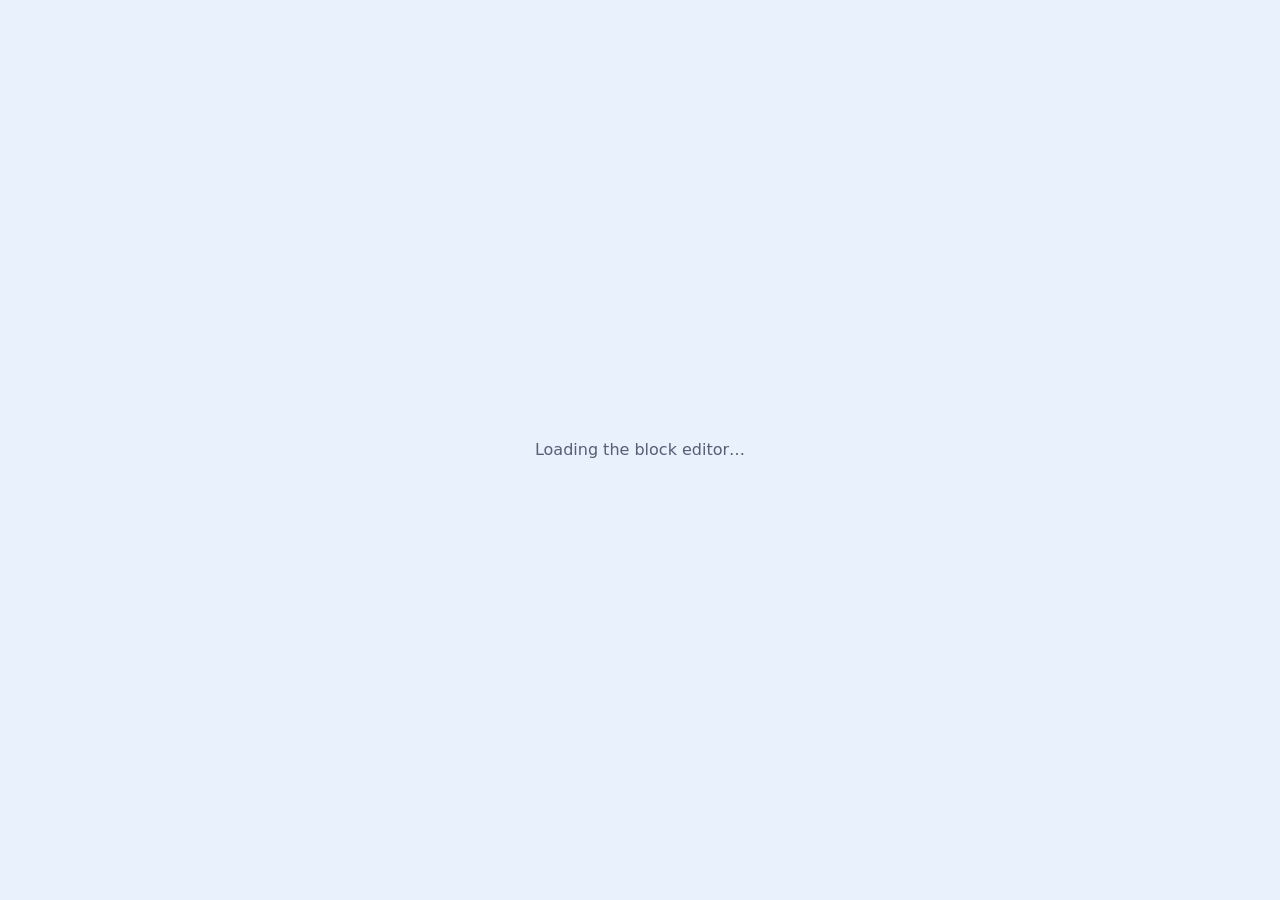
<file: scratch/editor.html>
<!DOCTYPE html>
<html lang="en">
<head>
<meta charset="UTF-8">
<meta name="viewport" content="width=device-width, initial-scale=1">
<title>Block coding</title>
<!--
  The block editor a Scratch task opens, in a frame of its own.

  gui/ is the Scratch Foundation's editor as they publish it (see
  gui/VERSION, and vendor.sh for how it is fetched). It is licensed under the
  GNU Affero General Public License v3: gui/LICENSE. Its source code is at
  https://github.com/scratchfoundation/scratch-editor and on npm as
  @scratch/scratch-gui. The one change made to gui/ is described in vendor.sh.

  editor.js is the hub's own: it starts the editor, hands it a project and
  takes the project back for saving. The lesson page only ever talks to it
  through window.hubScratch, across this frame, so the two stay separate
  programs.
-->
<style>
  html, body { margin:0; height:100%; overflow:hidden; background:#fff; }
  #app { position:absolute; inset:0; }
  .hub-loading { position:absolute; inset:0; display:flex; align-items:center;
                 justify-content:center; font:16px/1.4 system-ui, sans-serif;
                 color:#575e75; background:#e9f1fc; }

  /* What a student cannot do in a lesson: bring in files of their own,
     record sound, or change a sound (every change to a sound stores a whole
     new copy of it). Hidden rather than taken out of the editor, so the
     editor itself stays exactly as published. editor.js stops the same
     things happening by any other route. */
  body.locked [aria-label^="Upload"],
  body.locked li:has(> [aria-label^="Upload"]),
  body.locked [aria-label="Record"],
  body.locked li:has(> [aria-label="Record"]),
  body.locked [class*="sound-editor_effect-button_"],
  body.locked [class*="sound-editor_tool-button_"] { display:none !important; }

  /* Hidden for everyone by editor.js: extensions that need the camera,
     which this frame is never given. */
  .hub-hidden { display:none !important; }
</style>
</head>
<body>
<div id="app"><div class="hub-loading">Loading the block editor&hellip;</div></div>
<script>
  /* Where gui/ is, for the editor to fetch the rest of its own files from. */
  window.__hubScratchBase = new URL("gui/", location.href).href;
</script>
<script src="gui/scratch-gui-standalone.js"></script>
<script src="editor.js"></script>
</body>
</html>
</file>
